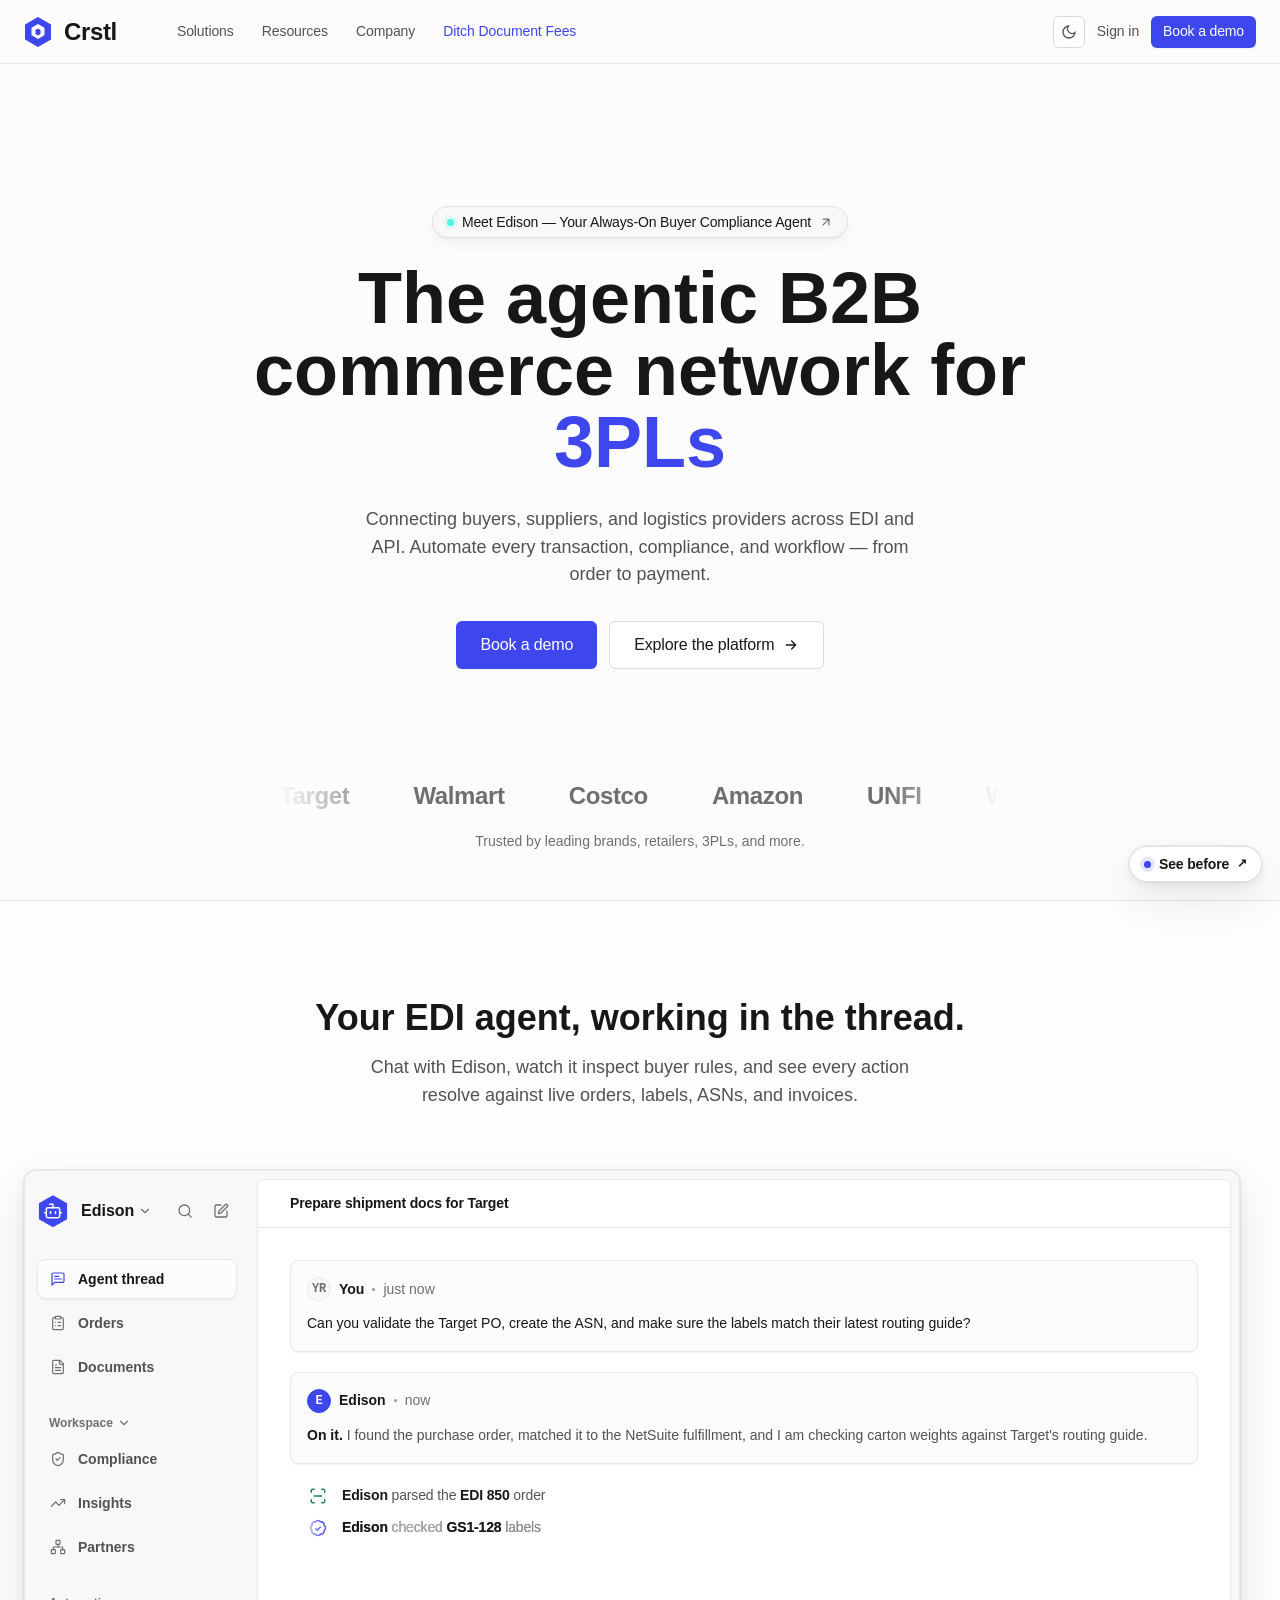
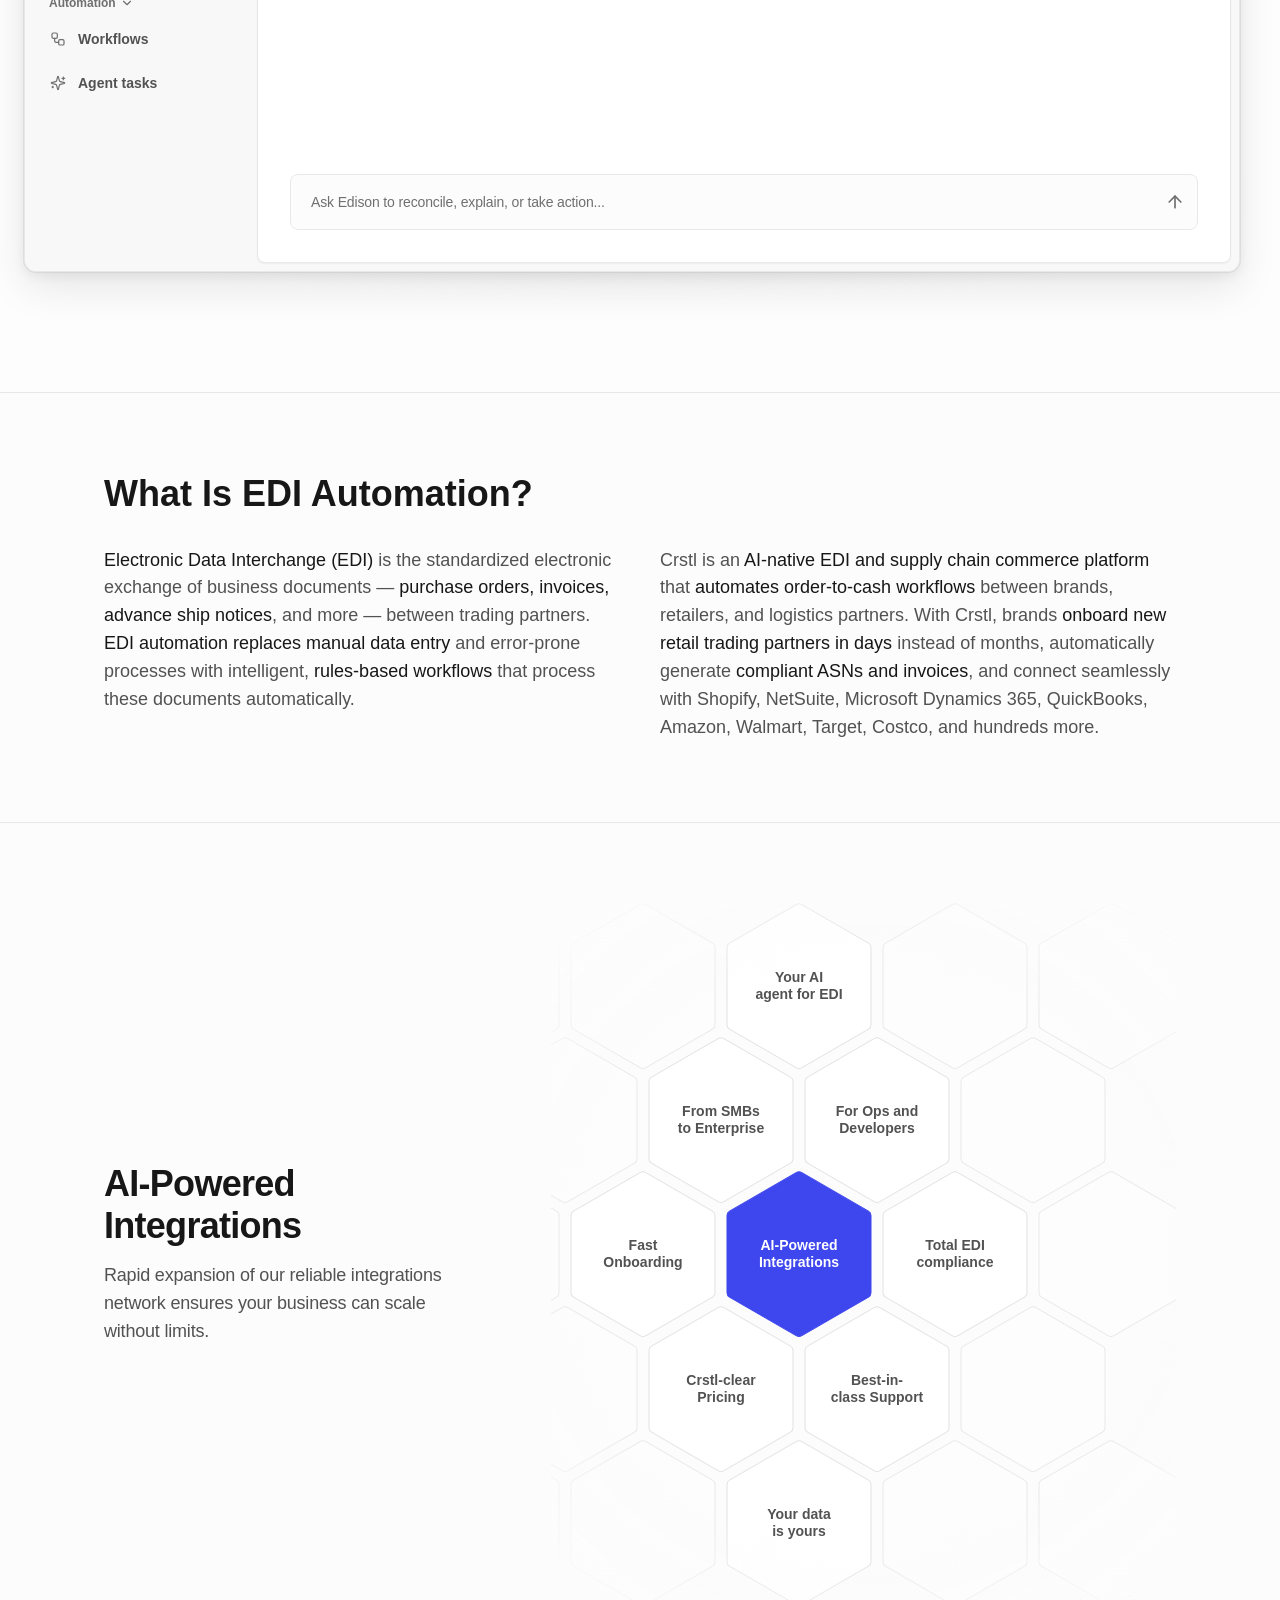
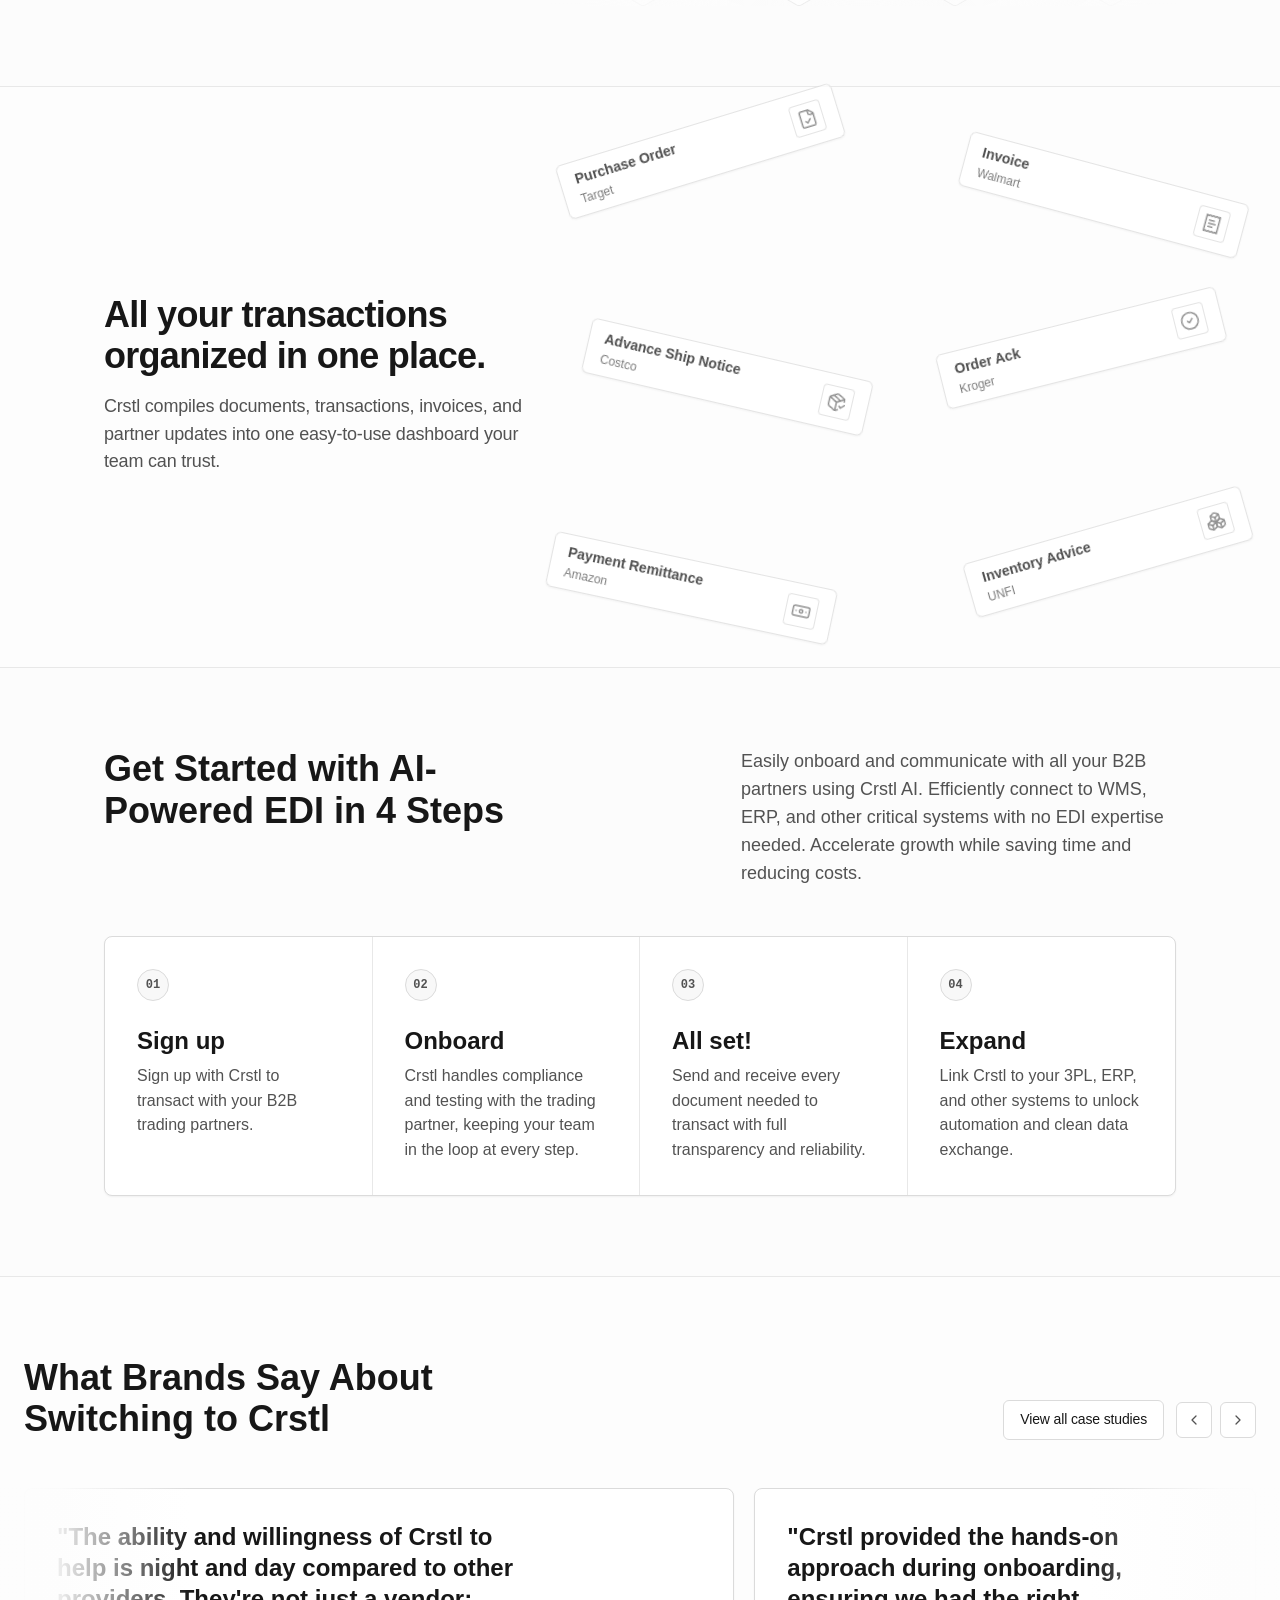
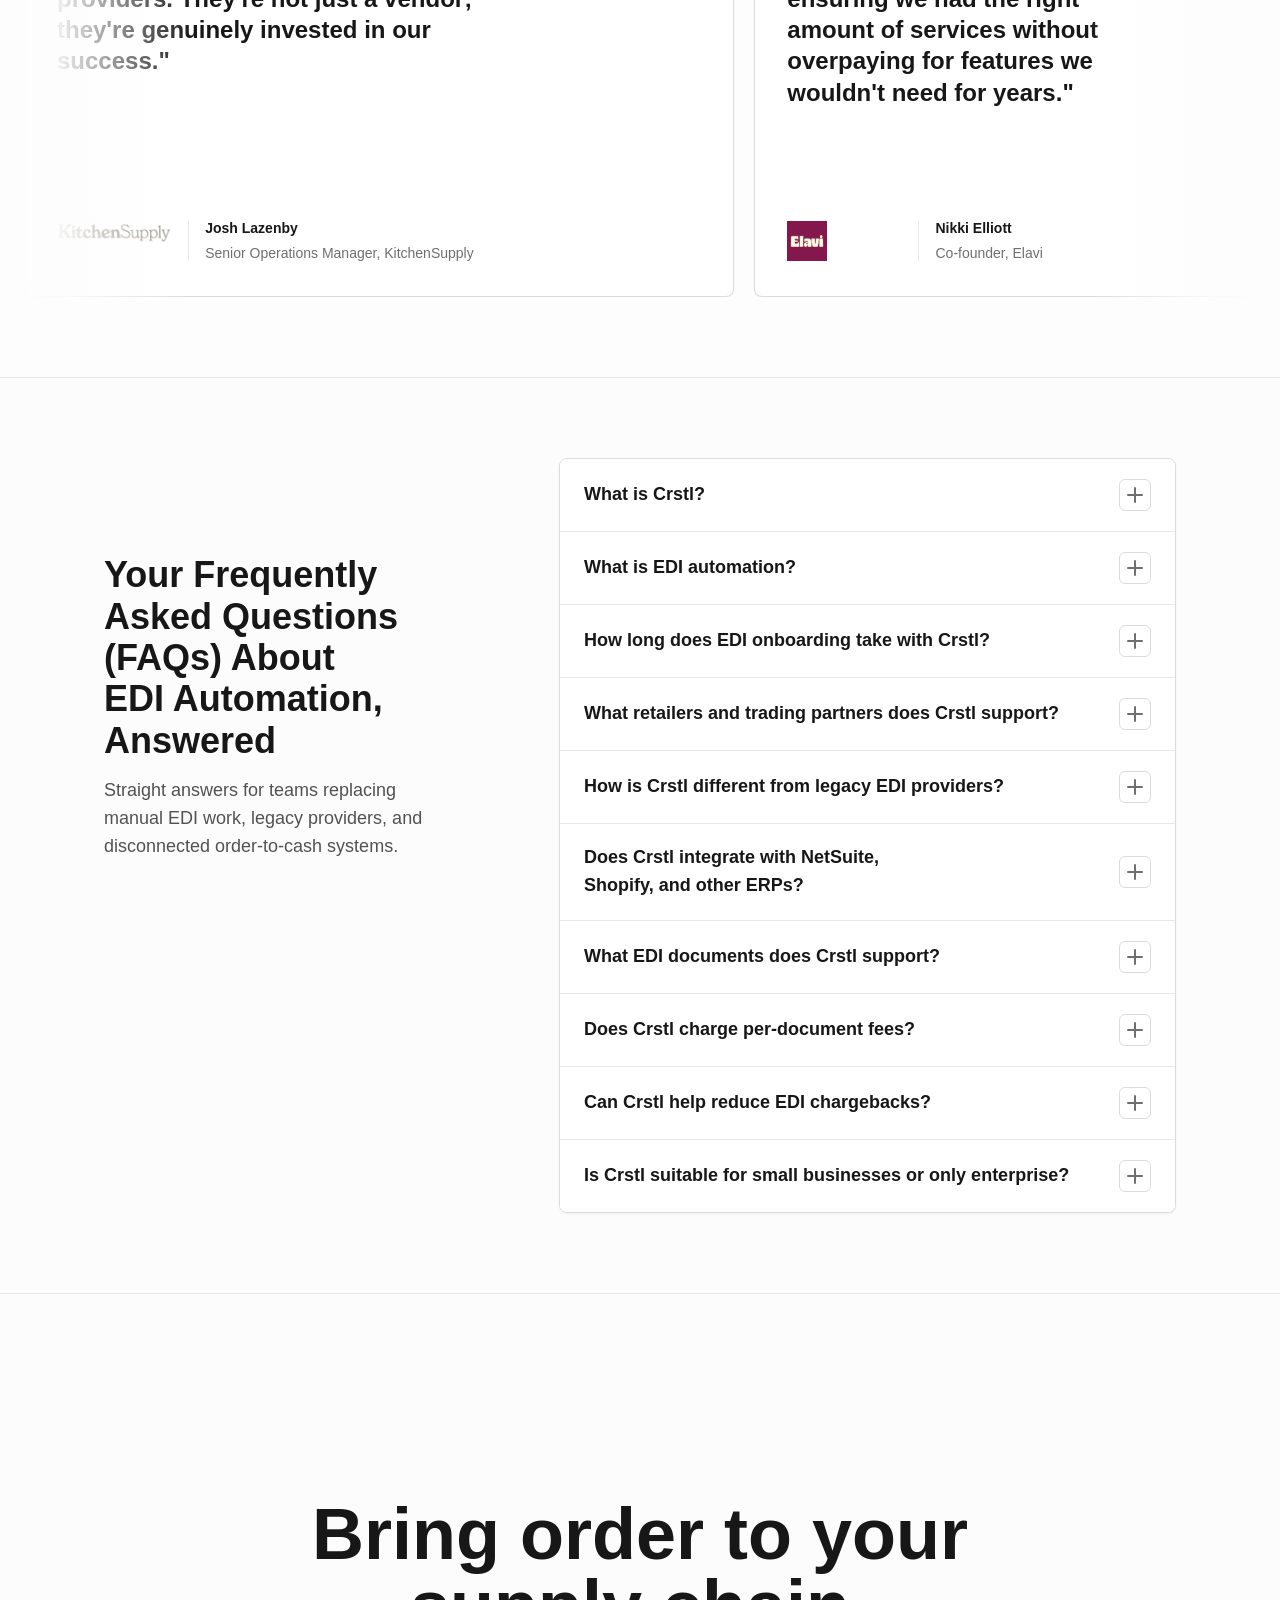
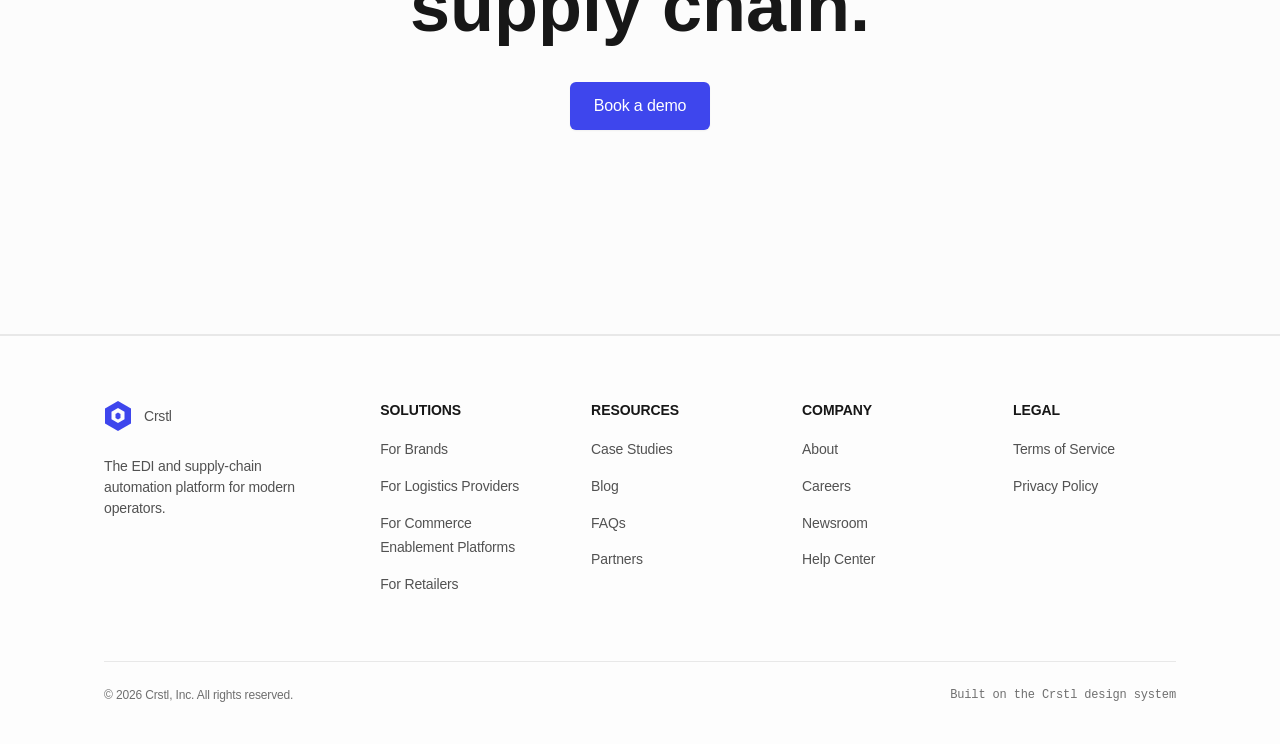
<file: index.html>
<!DOCTYPE html>
<html lang="en" data-theme="light">
<head>
  <meta charset="UTF-8" />
  <meta name="viewport" content="width=device-width, initial-scale=1.0" />
  <title>Crstl — EDI &amp; supply-chain automation</title>

  <!-- The one and only design-system stylesheet -->
  <link rel="stylesheet" href="crstl-design-system.css" />
  <script src="crstl-brand-toggle.js" defer></script>

  <style>
    /* ========================================================================
       HOMEPAGE — visual-system layer.
       Hexagons, squares/rectangles, edge-fade masks, sequenced box reveals.
       Everything below references the design-system tokens — no raw values
       except geometry the token set intentionally leaves to the page.
       Geometry is functional only: no decorative background grids, corner
       ticks, corner slash marks, ornamental line work, or standalone shape badges.
       ===================================================================== */

    :root {
      --home-section-head-width: calc(var(--space-20) + var(--space-20) + var(--space-20) + var(--space-20) + var(--space-20) + var(--space-20) + var(--space-20) + var(--space-20));
      --home-brand-mark-width: calc(var(--size-control-sm) - var(--space-1));
      --home-marquee-width: calc(var(--content-width) - var(--space-20) - var(--space-20) - var(--space-20) - var(--space-20) - var(--space-20));
      --home-hero-art-width: calc(var(--space-20) + var(--space-20) + var(--space-20) + var(--space-20) + var(--space-20) + var(--space-10));
      --home-hero-art-width-compact: calc(var(--space-20) + var(--space-20) + var(--space-20) + var(--space-20) + var(--space-20) + var(--space-5));
      --home-hex-gap: calc(var(--space-2) - var(--borderwidth-md));
      --home-hex-row-offset: calc(var(--size-control-sm) - var(--space-1));
      --home-honeycomb-gap: var(--space-3);
      --home-honeycomb-grid-width: calc(100% + var(--space-20) + var(--space-20));
      --home-honeycomb-cell-width: clamp(calc(var(--space-20) + var(--space-8)), 18vw, calc(var(--space-20) + var(--space-16)));
      --home-honeycomb-row-offset: calc(0px - var(--space-8));
      --home-honeycomb-field-shift: calc(var(--space-5) - var(--home-honeycomb-cell-width) - var(--home-honeycomb-gap));
      --home-hex-corner-radius: var(--radius-xs);
      --home-comb-proximity-range: calc(var(--home-honeycomb-cell-width) + var(--space-20));
      --home-stack-stage-height: clamp(
        calc(var(--space-20) + var(--space-20) + var(--space-20) + var(--space-20) + var(--space-20)),
        34vw,
        calc(var(--space-20) + var(--space-20) + var(--space-20) + var(--space-20) + var(--space-20) + var(--space-5))
      );
      --home-stack-row-offset: calc(var(--home-txn-height) + var(--space-4));
      --home-txn-width: clamp(
        calc(var(--space-20) + var(--space-20) + var(--space-8)),
        30vw,
        calc(var(--space-20) + var(--space-20) + var(--space-20) + var(--space-12))
      );
      --home-txn-height: var(--size-row);
      --home-testimonial-logo-size: var(--size-avatar-lg);
      --home-icon-mark-size: var(--size-control-lg);
      --home-icon-mark-height: calc(var(--size-control-lg) + var(--space-1));
      --home-card-hover-lift: calc(var(--space-1) * -1);
      --home-motion-pulse-duration: 2400ms;
      --home-motion-sonar-duration: 2000ms;
      --home-motion-marquee-duration: 60000ms;
      --home-motion-connector-fill: 500ms;
      --home-motion-rotator-hold: 3300ms;
      --home-motion-rotator-reset: 400ms;
      --home-motion-pipeline-step: 3200ms;
      --home-motion-pipeline-reset: 2200ms;
      --home-motion-agent-row: 360ms;
      --home-motion-agent-active: 1250ms;
      --home-motion-agent-reset: 520ms;
      --home-motion-agent-shimmer: 1900ms;
      --home-motion-stack-arrange: 620ms;
      --home-motion-stack-arrange-stagger: 90ms;
      --home-motion-txn-icon-race: 1100ms;
      --home-motion-txn-icon-complete: 720ms;
      --home-motion-txn-icon-stagger: 120ms;
      --home-motion-stack-follow: 80ms;
      --home-motion-reveal-stagger: 90ms;
      --edison-nav-width: calc(var(--space-20) + var(--space-20) + var(--space-16));
    }

    /* ---------- shared layout ---------- */
    .wrap {
      width: 100%;
      max-width: var(--content-width);
      margin-inline: auto;
      padding-inline: var(--page-padding-inline);
    }
    .wrap--xl { max-width: var(--content-width-xl); }

    section { position: relative; }
    .section-anchor {
      position: absolute;
      inset: 0 auto auto 0;
      width: 1px;
      height: 1px;
      pointer-events: none;
    }

    .section-head { max-width: var(--home-section-head-width); margin-bottom: var(--space-12); }
    .section-head h2 {
      font: var(--weight-bold) var(--title-3);
      letter-spacing: var(--tracking-title-3);
      color: hsl(var(--text-primary));
      margin: var(--space-4) 0 var(--space-4);
    }
    .section-head p {
      font: var(--text-lg);
      letter-spacing: var(--tracking-lg);
      color: hsl(var(--text-secondary));
      margin: 0;
    }
    .transactions-split {
      display: grid;
      grid-template-columns: repeat(var(--grid-columns), minmax(0, 1fr));
      column-gap: var(--space-12);
      row-gap: var(--space-10);
      align-items: center;
    }
    .transactions-split .section-head {
      grid-column: 1 / span 5;
      margin-bottom: 0;
    }
    .transactions-split .stack-stage {
      grid-column: 7 / span 6;
    }

    /* ---------- header / nav ---------- */
    .site-header {
      position: sticky; top: 0;
      z-index: var(--layer-header);
      height: var(--size-nav);
      display: flex; align-items: center;
      background: hsl(var(--bg-base) / 0.78);
      backdrop-filter: blur(var(--blur-md)) saturate(160%);
      -webkit-backdrop-filter: blur(var(--blur-md)) saturate(160%);
      border-bottom: var(--borderwidth-sm) solid hsl(var(--border-muted));
    }
    .site-header .wrap {
      display: flex; align-items: center; gap: var(--space-8);
    }
    .brand {
      display: inline-flex; align-items: center; gap: var(--space-3);
      font: var(--weight-bold) var(--title-1);
      letter-spacing: var(--tracking-title-1);
      color: hsl(var(--text-primary));
    }
    .brand:hover { color: hsl(var(--text-primary)); }
    .brand-mark { width: var(--home-brand-mark-width); height: var(--size-control-sm); display: block; }
    .nav-links {
      --nav-highlight-x: 0px;
      --nav-highlight-w: 0px;
      --nav-menu-x: 0px;
      --nav-menu-width: 680px;
      --nav-menu-height: 320px;
      position: relative;
      display: flex; align-items: center; gap: var(--space-1);
      margin-left: var(--space-4);
      min-height: var(--size-nav);
    }
    .nav-menu__list {
      position: relative;
      display: flex;
      align-items: center;
      gap: var(--space-1);
    }
    .nav-menu__highlight {
      position: absolute;
      z-index: 0;
      top: 50%;
      left: 0;
      width: var(--nav-highlight-w);
      height: var(--size-control-sm);
      border-radius: var(--radius-pill);
      background: hsl(var(--bg-hover));
      border: var(--borderwidth-sm) solid hsl(var(--border-muted));
      opacity: 0;
      transform: translate3d(var(--nav-highlight-x), -50%, 0);
      transition:
        opacity var(--speed-feedback) var(--ease-standard),
        transform var(--speed-transition) var(--ease-out),
        width var(--speed-transition) var(--ease-out);
    }
    .nav-links.is-open .nav-menu__highlight { opacity: 1; }
    .nav-link {
      position: relative;
      z-index: 1;
      display: inline-flex;
      align-items: center;
      justify-content: center;
      gap: var(--space-1);
      height: var(--size-control-sm);
      padding: 0 var(--space-3);
      border: 0;
      border-radius: var(--radius-pill);
      background: transparent;
      font: var(--weight-medium) var(--text-sm);
      letter-spacing: var(--tracking-sm);
      color: hsl(var(--text-secondary));
      cursor: pointer;
      transition: color var(--speed-feedback) var(--ease-standard);
    }
    .nav-link:hover,
    .nav-link.is-active { color: hsl(var(--text-primary)); }
    .nav-link--accent { color: hsl(var(--accent)); }
    .nav-link--accent:hover { color: hsl(var(--accent-hover)); }
    .nav-menu__dropdown {
      position: absolute;
      z-index: var(--layer-dropdown);
      top: calc(100% + var(--space-2));
      left: 0;
      width: var(--nav-menu-width);
      height: var(--nav-menu-height);
      opacity: 0;
      visibility: hidden;
      pointer-events: none;
      transform: translate3d(var(--nav-menu-x), calc(var(--space-2) * -1), 0);
      transition:
        opacity var(--speed-feedback) var(--ease-standard),
        visibility 0s linear var(--speed-feedback),
        transform var(--speed-transition) var(--ease-out),
        width var(--speed-transition) var(--ease-out),
        height var(--speed-transition) var(--ease-out);
    }
    .nav-links.is-open .nav-menu__dropdown {
      opacity: 1;
      visibility: visible;
      pointer-events: auto;
      transform: translate3d(var(--nav-menu-x), 0, 0);
      transition:
        opacity var(--speed-feedback) var(--ease-standard),
        visibility 0s linear 0s,
        transform var(--speed-transition) var(--ease-out),
        width var(--speed-transition) var(--ease-out),
        height var(--speed-transition) var(--ease-out);
    }
    .nav-menu__surface {
      position: relative;
      width: 100%;
      height: 100%;
      overflow: hidden;
      border-radius: var(--radius-xl);
      background:
        linear-gradient(180deg, hsl(var(--bg-overlay) / 0.96), hsl(var(--bg-overlay) / 0.92)),
        hsl(var(--bg-overlay));
      border: var(--borderwidth-sm) solid hsl(var(--border-muted));
      box-shadow: var(--shadow-float);
      backdrop-filter: blur(var(--blur-lg)) saturate(180%);
      -webkit-backdrop-filter: blur(var(--blur-lg)) saturate(180%);
    }
    .nav-menu__surface::before {
      content: "";
      position: absolute;
      inset: 0;
      pointer-events: none;
      border-radius: inherit;
      background: linear-gradient(135deg, hsl(var(--text-primary) / 0.09), transparent 38%);
      opacity: 0.8;
    }
    .nav-menu-panel {
      position: absolute;
      inset: 0;
      display: flex;
      flex-direction: column;
      min-width: 100%;
      opacity: 0;
      visibility: hidden;
      transform: translateY(var(--space-2));
      transition:
        opacity var(--speed-feedback) var(--ease-standard),
        visibility 0s linear var(--speed-feedback),
        transform var(--speed-transition) var(--ease-out);
    }
    .nav-menu-panel.is-active {
      opacity: 1;
      visibility: visible;
      transform: translateY(0);
      transition-delay: 40ms, 0s, 0s;
    }
    .nav-panel__body {
      display: grid;
      flex: 1 1 auto;
      gap: 0;
      padding: var(--space-5) var(--space-6);
    }
    .nav-panel__body--solutions { grid-template-columns: minmax(0, 1.45fr) minmax(0, 1fr); }
    .nav-panel__body--resources { grid-template-columns: repeat(2, minmax(0, 1fr)); }
    .nav-panel__body--company { grid-template-columns: minmax(0, 1fr); }
    .nav-panel__group {
      min-width: 0;
      padding-right: var(--space-5);
    }
    .nav-panel__group + .nav-panel__group {
      padding-right: 0;
      padding-left: var(--space-5);
      border-left: var(--borderwidth-sm) solid hsl(var(--border-muted));
    }
    .nav-panel__eyebrow {
      margin: 0 0 var(--space-3);
      font: var(--weight-semibold) var(--text-xs);
      letter-spacing: 0.06em;
      text-transform: uppercase;
      color: hsl(var(--text-tertiary));
    }
    .nav-panel__items {
      display: grid;
      gap: var(--space-1);
    }
    .nav-panel__items--two { grid-template-columns: repeat(2, minmax(0, 1fr)); }
    .nav-panel__item {
      display: block;
      min-width: 0;
      padding: var(--space-2) var(--space-3);
      border-radius: var(--radius-md);
      color: hsl(var(--text-secondary));
      transition:
        background-color var(--speed-feedback) var(--ease-standard),
        color var(--speed-feedback) var(--ease-standard),
        transform var(--speed-feedback) var(--ease-standard);
    }
    .nav-panel__item:hover {
      background: hsl(var(--bg-hover));
      color: hsl(var(--text-primary));
      transform: translateY(-1px);
    }
    .nav-panel__title {
      display: block;
      font: var(--weight-semibold) var(--text-sm);
      letter-spacing: var(--tracking-sm);
      color: hsl(var(--text-primary));
    }
    .nav-panel__description {
      display: block;
      margin-top: 2px;
      font: var(--text-xs);
      letter-spacing: var(--tracking-xs);
      line-height: 1.35;
      color: hsl(var(--text-tertiary));
    }
    .nav-panel__footer {
      position: relative;
      z-index: 1;
      display: flex;
      align-items: center;
      justify-content: space-between;
      gap: var(--space-4);
      min-height: var(--size-header);
      padding: var(--space-3) var(--space-6);
      border-top: var(--borderwidth-sm) solid hsl(var(--border-muted));
      background: hsl(var(--bg-canvas) / 0.55);
      font: var(--text-sm);
      letter-spacing: var(--tracking-sm);
      color: hsl(var(--text-tertiary));
    }
    .nav-panel__footer strong {
      font-weight: var(--weight-semibold);
      color: hsl(var(--text-primary));
    }
    .nav-panel__footer a {
      display: inline-flex;
      align-items: center;
      gap: var(--space-1);
      color: hsl(var(--accent));
      font-weight: var(--weight-medium);
      white-space: nowrap;
    }
    .nav-panel__footer a:hover { color: hsl(var(--accent-hover)); }
    .nav-right { margin-left: auto; display: flex; align-items: center; gap: var(--space-3); }
    .nav-ghost {
      font: var(--weight-medium) var(--text-sm);
      letter-spacing: var(--tracking-sm);
      color: hsl(var(--text-secondary));
    }
    .nav-ghost:hover { color: hsl(var(--text-primary)); }

    /* above-the-fold: hero + trust strip share the first screen */
    .first-screen {
      min-height: calc(100svh - var(--size-nav));
      display: flex;
      flex-direction: column;
    }

    /* ---------- hero ---------- */
    .hero {
      flex: 1 1 auto;
      display: flex;
      align-items: center;
      padding-block: var(--space-20) var(--space-8);
      overflow: hidden;
    }
    .hero .wrap--xl {
      width: 100%;
      max-width: calc(var(--space-20) * 12);
      display: flex;
      flex-direction: column;
      align-items: center;
      text-align: center;
    }
    .hero-edison-pill {
      margin-bottom: var(--space-6);
    }
    .hero-copy {
      display: flex;
      flex-direction: column;
      align-items: center;
      width: 100%;
      max-width: 100%;
      min-width: 0;
    }
    .hero h1 {
      font: var(--weight-bold) var(--title-5);
      letter-spacing: 0;
      color: hsl(var(--text-primary));
      margin: 0 0 var(--space-5);
      max-width: 100%;
    }
    .hero h1 .accent { color: hsl(var(--accent)); }
    .hero-title-line,
    .hero-title-rotator {
      display: block;
    }
    .hero-title-line {
      white-space: nowrap;
    }
    .hero-title-rotator {
      color: hsl(var(--accent));
      text-align: center;
    }
    .hero-title-rotator .rotator > span {
      color: inherit;
    }
    /* rotating segment sits on its own centered line */
    .hero h1 .for {
      font-family: var(--font-display);
      font-style: italic;
      font-weight: var(--weight-regular);
      color: hsl(var(--text-primary));
    }
    .rotator {
      display: inline-grid;          /* all words stacked in one cell */
      vertical-align: bottom;
      overflow: hidden;
      height: 1.1em;
      text-align: center;
      justify-items: center;
    }
    .rotator > span {
      grid-area: 1 / 1;              /* overlap every word */
      color: hsl(var(--text-primary));
      white-space: nowrap;
      /* base = "waiting below"; fade + slide-up driven by the feedback token */
      opacity: 0;
      transform: translateY(0.6em);
      transition: opacity var(--speed-transition) var(--ease-standard),
                  transform var(--speed-transition) var(--ease-standard);
    }
    .rotator > span.is-current { opacity: 1; transform: translateY(0); }
    .rotator > span.is-prev    { opacity: 0; transform: translateY(-0.6em); }
    @media (prefers-reduced-motion: reduce) {
      .rotator > span { transition: none; }
    }
    .hero-sub {
      font: var(--text-lg);
      letter-spacing: 0;
      color: hsl(var(--text-secondary));
      width: 100%;
      max-width: 58ch;
      margin: 0 0 var(--space-8);
    }
    .hero-cta {
      display: flex;
      align-items: center;
      justify-content: center;
      gap: var(--space-3);
      flex-wrap: wrap;
    }

    /* ---------- brand marquee strip — blends into the hero (no band lines) ---------- */
    .logo-strip {
      flex: none;
      background: transparent;          /* same surface as the hero */
      padding-block: var(--space-4) var(--space-12);
    }
    .logo-strip-lead {
      text-align: center;
      margin-block: var(--space-5) 0;   /* shorthand was zeroing margin-inline: auto from .wrap */
      font: var(--text-sm);
      letter-spacing: 0;
      color: hsl(var(--text-tertiary));
    }
    /* narrower carousel, centered, edges faded out (edge-fade masks) */
    .marquee {
      position: relative;
      width: 100%;
      max-width: var(--home-marquee-width);
      margin-inline: auto;
      overflow: hidden;                 /* clip the track to the narrow box → centers */
      -webkit-mask-image: linear-gradient(90deg, transparent 0%, #000 16%, #000 84%, transparent 100%);
              mask-image: linear-gradient(90deg, transparent 0%, #000 16%, #000 84%, transparent 100%);
      -webkit-mask-repeat: no-repeat;
              mask-repeat: no-repeat;
    }
    .marquee-track {
      display: flex;
      align-items: center;
      width: max-content;
      animation: marquee var(--home-motion-marquee-duration) linear infinite;  /* slow drift */
    }
    .marquee:hover .marquee-track { animation-play-state: paused; }
    @keyframes marquee { to { transform: translateX(-50%); } }
    .brand-logo {
      flex: none;
      margin-right: var(--space-16);   /* margin, not gap → seamless -50% loop */
      font: var(--weight-semibold) var(--title-1);
      letter-spacing: var(--tracking-title-1);
      font-family: var(--font-display);
      color: hsl(var(--text-tertiary));
      white-space: nowrap;
      user-select: none;
      transition: color var(--speed-feedback) var(--ease-standard);
    }
    .brand-logo:hover { color: hsl(var(--text-primary)); }

    /* hero hexagon honeycomb visual */
    .hero-art {
      position: relative;
      aspect-ratio: 1 / 1;
      max-width: var(--home-hero-art-width);
      max-height: 56vh;
      margin-inline: auto;
      justify-self: end;
      -webkit-mask-image: radial-gradient(120% 120% at 60% 40%, #000 55%, transparent 88%);
              mask-image: radial-gradient(120% 120% at 60% 40%, #000 55%, transparent 88%);
    }
    .hex-grid {
      position: absolute; inset: 0;
      display: grid;
      grid-template-columns: repeat(5, 1fr);
      gap: var(--home-hex-gap);
    }
    .hex-grid .row-offset { transform: translateY(var(--home-hex-row-offset)); }
    .hexcell {
      position: relative;
      width: 100%;
      aspect-ratio: 1 / 1.1547;            /* pointy-top hexagon ratio */
      clip-path: polygon(50% 0%, 100% 25%, 100% 75%, 50% 100%, 0% 75%, 0% 25%);
      background: hsl(var(--border-muted));
      display: grid; place-items: center;
      box-shadow: var(--shadow-sm);
      transition: var(--transition-interactive);
    }
    /* clip-path eats borders; re-draw an inner fill so a hairline shows */
    .hexcell::before {
      content: "";
      position: absolute; inset: var(--border-hairline);
      clip-path: polygon(50% 0%, 100% 25%, 100% 75%, 50% 100%, 0% 75%, 0% 25%);
      background: hsl(var(--bg-surface));
    }
    .hexcell .glyph { position: relative; z-index: 1; }
    .hexcell .glyph {
      font: var(--weight-bold) var(--text-sm);
      color: hsl(var(--text-tertiary));
    }
    .hexcell.is-live::before { background: hsl(var(--accent)); }
    .hexcell.is-live .glyph { color: hsl(var(--text-on-accent)); }
    .hexcell.is-aqua::before { background: hsl(var(--aqua) / 0.16); }
    .hexcell.is-aqua .glyph { color: hsl(var(--cat-teal)); }

    /* ---------- band / boxed sections ---------- */
    .band { border-top: var(--borderwidth-sm) solid hsl(var(--border-muted)); }
    .band--muted { background: hsl(var(--bg-subtle)); }
    .pad { padding-block: var(--space-20); }

    /* metric strip — delineated boxes */
    .metrics {
      display: grid;
      grid-template-columns: repeat(4, 1fr);
      border: var(--borderwidth-sm) solid hsl(var(--border-default));
      border-radius: var(--radius-lg);
      overflow: hidden;
      background: hsl(var(--bg-surface));
    }
    .metric {
      padding: var(--space-8);
      border-right: var(--borderwidth-sm) solid hsl(var(--border-muted));
    }
    .metric:last-child { border-right: none; }
    .metric .num {
      font: var(--weight-bold) var(--title-3);
      letter-spacing: var(--tracking-title-3);
      color: hsl(var(--text-primary));
    }
    .metric .num .mono { font-family: var(--font-mono); }
    .metric .label {
      margin-top: var(--space-2);
      font: var(--text-sm); color: hsl(var(--text-secondary));
    }

    .edison-section {
      overflow: hidden;
    }
    .edison-section .wrap--xl {
      display: grid;
      gap: var(--space-10);
    }
    .edison-copy {
      width: 100%;
      max-width: calc(var(--space-20) * 9);
      margin-inline: auto;
      text-align: center;
    }
    .edison-copy h2 {
      font: var(--weight-bold) var(--title-3);
      letter-spacing: 0;
      color: hsl(var(--text-primary));
      margin: var(--space-4) 0;
    }
    .edison-copy p {
      max-width: 58ch;
      margin: 0 auto;
      font: var(--text-lg);
      letter-spacing: 0;
      color: hsl(var(--text-secondary));
    }

    .edi-automation-section {
      overflow: hidden;
      background: hsl(var(--bg-base));
    }
    .edi-automation-layout {
      position: relative;
      display: grid;
      grid-template-columns: repeat(var(--grid-columns), minmax(0, 1fr));
      column-gap: var(--space-10);
      row-gap: var(--space-8);
      align-items: start;
    }
    .edi-automation-title {
      grid-column: 1 / span 6;
      grid-row: 1;
      margin: 0;
      min-width: 0;
      color: hsl(var(--text-primary));
      font: var(--weight-bold) var(--title-3);
      letter-spacing: 0;
      text-wrap: balance;
    }
    .edi-automation-lead,
    .edi-automation-detail {
      grid-row: 2;
      margin: 0;
      min-width: 0;
      color: hsl(var(--text-secondary));
      font: var(--text-lg);
      letter-spacing: 0;
      text-wrap: pretty;
    }
    .edi-automation-lead {
      grid-column: 1 / span 6;
    }
    .edi-automation-detail {
      grid-column: 7 / span 6;
    }
    .edi-automation-emphasis {
      color: hsl(var(--text-primary));
      font-weight: inherit;
    }

    /* ---------- INTERACTIVE HEXAGON FEATURE SECTION ---------- */
    .feature-split {
      display: grid;
      grid-template-columns: 0.9fr 1.1fr;
      gap: var(--space-16);
      align-items: center;
    }
    .feature-split--network {
      grid-template-columns: minmax(0, 0.78fr) minmax(0, 1.22fr);
      gap: var(--space-12);
    }
    .feature-copy h2 {
      font: var(--weight-bold) var(--title-3);
      letter-spacing: var(--tracking-title-3);
      color: hsl(var(--text-primary));
      margin: var(--space-4) 0;
      min-height: 2.4em;
    }
    .feature-copy > p {
      font: var(--text-lg); letter-spacing: var(--tracking-lg);
      color: hsl(var(--text-secondary));
      margin: 0 0 var(--space-6); min-height: 4.6em;
    }
    .feature-copy--section {
      max-width: calc(var(--space-20) + var(--space-20) + var(--space-20) + var(--space-20) + var(--space-16));
    }
    .feature-copy--section h2 {
      min-height: auto;
      margin: 0 0 var(--space-4);
    }
    .feature-copy--section > p {
      min-height: auto;
      max-width: 36ch;
      margin: 0;
    }
    .feature-tag {
      display: inline-flex; align-items: center; gap: var(--space-2);
      font: var(--weight-medium) var(--text-xs);
      font-family: var(--font-mono);
      color: hsl(var(--token-keyword));
      padding: var(--space-1) var(--space-2);
      border: var(--borderwidth-sm) solid hsl(var(--border-muted));
      border-radius: var(--radius-xs);
      background: hsl(var(--accent-tint));
    }

    /* the honeycomb that fades at the edge */
    .honeycomb-frame {
      position: relative;
      display: grid;
      justify-items: center;
      width: 100%;
      overflow: hidden;
      isolation: isolate;
    }
    .honeycomb-frame::after {
      content: "";
      position: absolute;
      inset: 0;
      z-index: 2;
      pointer-events: none;
      background: var(--fade-soft-radial-overlay);
    }
    .honeycomb {
      position: relative;
      z-index: 1;
      width: var(--home-honeycomb-grid-width);
      display: grid;
      justify-items: center;
      transform: translateX(var(--home-honeycomb-field-shift));
    }
    .honeycomb-row {
      display: flex;
      justify-content: center;
      gap: var(--home-honeycomb-gap);
      width: 100%;
    }
    .honeycomb-row + .honeycomb-row {
      margin-top: var(--home-honeycomb-row-offset);
    }
    .comb {
      position: relative;
      flex: 0 0 var(--home-honeycomb-cell-width);
      width: var(--home-honeycomb-cell-width);
      aspect-ratio: 1 / 1.1547;
      border-radius: var(--home-hex-corner-radius);
      background: transparent;
      display: grid; place-items: center;
      cursor: pointer; border: none; padding: 0;
      transform: scale(var(--comb-scale, 1));
      transform-origin: center;
      will-change: transform;
      transition: filter var(--speed-transition) var(--ease-out);
    }
    .comb-shape {
      position: absolute;
      inset: 0;
      width: 100%;
      height: 100%;
      overflow: visible;
      pointer-events: none;
    }
    .comb-shape path {
      fill: hsl(var(--bg-surface));
      stroke: hsl(var(--border-secondary));
      stroke-width: var(--borderwidth-sm);
      transition: fill var(--speed-feedback) var(--ease-standard),
                  stroke var(--speed-feedback) var(--ease-standard);
    }
    .comb .label {
      position: relative; z-index: 1;
      width: 70%;
      font: var(--weight-semibold) var(--text-sm);
      line-height: 1.22;
      letter-spacing: 0;
      text-align: center;
      text-wrap: balance;
      overflow-wrap: break-word;
      color: hsl(var(--text-secondary));
      transition: color var(--speed-feedback) var(--ease-standard);
    }
    .comb--ghost.is-near { z-index: 1; }
    .comb:not(.comb--ghost):is(.is-near, :hover, :focus-visible, .is-active) { z-index: 2; }
    .comb:hover,
    .comb:focus-visible { filter: drop-shadow(var(--shadow-md)); }
    .comb--ghost {
      pointer-events: none;
    }
    .comb--ghost .comb-shape path {
      fill: hsl(var(--bg-surface) / 0.32);
      stroke: hsl(var(--border-secondary) / 0.76);
    }
    .comb.is-active .comb-shape path {
      fill: hsl(var(--accent));
      stroke: hsl(var(--accent));
    }
    .comb.is-active .label { color: hsl(var(--text-on-accent)); }
    .comb:focus-visible { outline: var(--focus-ring-width) solid hsl(var(--focus-ring)); outline-offset: var(--focus-ring-offset); }

    /* ---------- SCATTERED → STACK (trigger choreography) ---------- */
    .stack-stage {
      position: relative;
      isolation: isolate;
      height: var(--home-stack-stage-height);
      border: none;
      border-radius: 0;
      background: transparent;
      overflow: visible;
    }
    .stack-stage.is-arranging {
      --home-motion-stack-follow: var(--home-motion-stack-arrange);
    }
    .stack-stage.is-arranging .txn {
      transition-delay: var(--txn-arrange-delay);
    }
    .txn {
      --txn-border-color: hsl(var(--border-default));
      --txn-arrange-delay: 0ms;
      --txn-x: 0px;
      --txn-y: 0px;
      --txn-rot: 0deg;
      --txn-lift: 0px;
      --txn-scale: 1;
      --txn-shadow: var(--shadow-sm);
      position: absolute;
      left: 0;
      top: 0;
      z-index: 2;
      isolation: isolate;
      width: var(--home-txn-width);
      min-height: var(--home-txn-height);
      display: grid;
      grid-template-columns: minmax(0, 1fr) var(--size-control-sm);
      gap: var(--space-3);
      align-items: center;
      padding: var(--space-2) var(--space-4);
      border: none;
      border-radius: var(--radius-md);
      background: hsl(var(--bg-surface));
      box-shadow:
        inset 0 0 0 var(--borderwidth-sm) var(--txn-border-color),
        var(--txn-shadow);
      font: var(--text-sm);
      color: hsl(var(--text-secondary));
      transform: translate3d(var(--txn-x), calc(var(--txn-y) - var(--txn-lift)), 0) rotate(var(--txn-rot)) scale(var(--txn-scale));
      transition:
        transform var(--home-motion-stack-follow) var(--ease-standard),
        opacity var(--home-motion-stack-follow) var(--ease-standard),
        box-shadow var(--home-motion-stack-follow) var(--ease-standard);
      transition-delay: 0ms;
      will-change: transform;
    }
    .txn-icon-frame {
      position: relative;
      z-index: 2;
      display: grid;
      place-items: center;
      width: var(--size-control-sm);
      height: var(--size-control-sm);
      border-radius: var(--radius-sm);
      background: hsl(var(--bg-surface));
      box-shadow: inset 0 0 0 var(--borderwidth-sm) hsl(var(--border-default));
      color: hsl(var(--text-tertiary));
      overflow: hidden;
    }
    .txn-icon {
      position: relative;
      z-index: 2;
      width: calc(var(--space-4) + var(--space-1));
      height: calc(var(--space-4) + var(--space-1));
      fill: none;
      stroke: currentColor;
      stroke-width: 1.8;
      stroke-linecap: round;
      stroke-linejoin: round;
      transition: color var(--speed-feedback) var(--ease-standard);
    }
    .txn-icon-trace {
      position: absolute;
      inset: 0;
      z-index: 1;
      width: 100%;
      height: 100%;
      pointer-events: none;
    }
    .txn-icon-trace-rect {
      fill: none;
      opacity: 0;
      stroke: hsl(var(--accent));
      stroke-width: var(--borderwidth-sm);
      stroke-linecap: round;
      stroke-linejoin: round;
      stroke-dasharray: 0.44 0.56;
      stroke-dashoffset: 1;
      filter: drop-shadow(0 0 3px hsl(var(--accent) / 0.24));
      vector-effect: non-scaling-stroke;
    }
    .txn:is(.is-scanning, .is-complete) .txn-icon-frame {
      box-shadow: none;
      color: hsl(var(--accent));
    }
    .txn.is-scanning .txn-icon-trace-rect {
      opacity: 0.9;
      animation: txnIconTraceRace var(--home-motion-txn-icon-race) linear 2;
    }
    .txn.is-complete .txn-icon-trace-rect {
      opacity: 0.96;
      animation: txnIconTraceComplete var(--home-motion-txn-icon-complete) var(--ease-out) forwards;
    }
    @keyframes txnIconTraceRace {
      from { stroke-dashoffset: 1; }
      to { stroke-dashoffset: -1; }
    }
    @keyframes txnIconTraceComplete {
      0% {
        stroke: hsl(var(--accent));
        stroke-dasharray: 0.44 0.56;
        stroke-dashoffset: 1;
        filter: drop-shadow(0 0 3px hsl(var(--accent) / 0.22));
      }
      100% {
        stroke: hsl(var(--accent));
        stroke-dasharray: 1 0;
        stroke-dashoffset: 0;
        filter: drop-shadow(0 0 3px hsl(var(--accent) / 0.2));
      }
    }
    .txn-main {
      position: relative;
      z-index: 2;
      display: grid;
      gap: 1px;
      min-width: 0;
    }
    .txn-type {
      min-width: 0;
      color: hsl(var(--text-primary));
      font: var(--weight-semibold) var(--text-sm);
      letter-spacing: 0;
      white-space: nowrap;
      overflow: hidden;
      text-overflow: ellipsis;
    }
    .txn-partner {
      color: hsl(var(--text-secondary));
      font: var(--text-xs);
      letter-spacing: 0;
      white-space: nowrap;
      overflow: hidden;
      text-overflow: ellipsis;
    }

    /* ---------- workflow steps ---------- */
    .workflow-head {
      display: grid;
      grid-template-columns: repeat(var(--grid-columns), minmax(0, 1fr));
      column-gap: var(--space-5);
      row-gap: var(--space-6);
      align-items: start;
      margin-bottom: var(--space-12);
    }
    .workflow-title {
      grid-column: 1 / span 6;
      margin: 0;
      font: var(--weight-bold) var(--title-3);
      letter-spacing: 0;
      color: hsl(var(--text-primary));
      text-wrap: balance;
    }
    .workflow-copy {
      grid-column: 8 / span 5;
      margin: 0;
      font: var(--text-lg);
      letter-spacing: 0;
      color: hsl(var(--text-secondary));
    }
    .workflow-steps {
      display: grid;
      grid-template-columns: repeat(4, minmax(0, 1fr));
      overflow: hidden;
      background: hsl(var(--bg-surface));
      border: var(--borderwidth-sm) solid hsl(var(--border-default));
      border-radius: var(--radius-lg);
      box-shadow: var(--shadow-sm);
    }
    .workflow-step {
      min-width: 0;
      min-height: calc(var(--space-20) + var(--space-16));
      padding: var(--space-8);
      border-right: var(--borderwidth-sm) solid hsl(var(--border-muted));
    }
    .workflow-step:last-child { border-right: none; }
    .workflow-step-number {
      display: inline-grid;
      place-items: center;
      width: var(--size-control-sm);
      height: var(--size-control-sm);
      margin-bottom: var(--space-6);
      border: var(--borderwidth-sm) solid hsl(var(--border-default));
      border-radius: var(--radius-pill);
      background: hsl(var(--bg-muted));
      color: hsl(var(--text-secondary));
      font: var(--weight-semibold) var(--text-xs);
      font-family: var(--font-mono);
      letter-spacing: 0;
    }
    .workflow-step h3 {
      margin: 0 0 var(--space-2);
      font: var(--weight-semibold) var(--title-1);
      letter-spacing: 0;
      color: hsl(var(--text-primary));
    }
    .workflow-step p {
      margin: 0;
      font: var(--text-base);
      letter-spacing: 0;
      color: hsl(var(--text-secondary));
    }

    /* ---------- testimonial carousel ---------- */
    .testimonials {
      overflow: hidden;
    }
    .testimonials-head {
      display: grid;
      grid-template-columns: repeat(var(--grid-columns), minmax(0, 1fr));
      column-gap: var(--space-5);
      row-gap: var(--space-6);
      align-items: end;
      margin-bottom: var(--space-12);
    }
    .testimonials-title-group {
      grid-column: 1 / span 7;
    }
    .testimonials h2 {
      max-width: calc(var(--space-20) * 6);
      margin: 0;
      color: hsl(var(--text-primary));
      font: var(--weight-bold) var(--title-3);
      letter-spacing: 0;
      text-wrap: balance;
    }
    .testimonials-actions {
      grid-column: 9 / span 4;
      justify-self: end;
      display: flex;
      align-items: center;
      gap: var(--space-3);
    }
    .testimonial-controls {
      display: flex;
      align-items: center;
      gap: var(--space-2);
    }
    .testimonial-arrow {
      display: grid;
      place-items: center;
      width: var(--size-control-md);
      height: var(--size-control-md);
      border: var(--borderwidth-sm) solid hsl(var(--border-default));
      border-radius: var(--radius-md);
      background: hsl(var(--bg-surface));
      color: hsl(var(--text-secondary));
      cursor: pointer;
      transition: var(--transition-interactive);
    }
    .testimonial-arrow:hover {
      background: hsl(var(--bg-hover));
      color: hsl(var(--text-primary));
      border-color: hsl(var(--border-strong));
    }
    .testimonial-arrow:active { transform: scale(0.98); }
    .testimonial-arrow:focus-visible {
      outline: var(--focus-ring-width) solid hsl(var(--focus-ring));
      outline-offset: var(--focus-ring-offset);
      box-shadow: 0 0 0 var(--focus-ring-offset) hsl(var(--bg-base));
    }
    .testimonial-arrow svg {
      width: var(--size-icon-sm);
      height: var(--size-icon-sm);
    }
    .testimonial-frame {
      --testimonial-rail-padding: max(var(--page-padding-inline), calc((100vw - var(--content-width-xl)) / 2 + var(--page-padding-inline)));
      --testimonial-grid-width: min(calc(100vw - (var(--testimonial-rail-padding) * 2)), calc(var(--content-width-xl) - (var(--page-padding-inline) * 2)));
      --testimonial-grid-gap: var(--space-5);
      position: relative;
      isolation: isolate;
    }
    .testimonial-frame::before,
    .testimonial-frame::after {
      content: "";
      position: absolute;
      z-index: 3;
      top: 0;
      bottom: 0;
      width: min(18vw, calc(var(--space-20) * 2.4));
      pointer-events: none;
    }
    .testimonial-frame::before {
      left: 0;
      background: linear-gradient(90deg, hsl(var(--bg-subtle)) 0%, hsl(var(--bg-subtle) / 0.92) 32%, hsl(var(--bg-subtle) / 0) 100%);
    }
    .testimonial-frame::after {
      right: 0;
      background: linear-gradient(270deg, hsl(var(--bg-subtle)) 0%, hsl(var(--bg-subtle) / 0.92) 32%, hsl(var(--bg-subtle) / 0) 100%);
    }
    .testimonial-viewport {
      position: relative;
      z-index: 1;
      width: 100%;
      overflow-x: auto;
      overflow-y: hidden;
      scroll-snap-type: x mandatory;
      scroll-behavior: smooth;
      scroll-padding-inline: var(--testimonial-rail-padding);
      scrollbar-width: none;
    }
    .testimonial-viewport::-webkit-scrollbar { display: none; }
    .testimonial-track {
      position: relative;
      z-index: 1;
      display: grid;
      grid-auto-flow: column;
      grid-auto-columns: calc((var(--testimonial-grid-width) - (var(--testimonial-grid-gap) * 11)) / 12);
      align-items: stretch;
      gap: var(--testimonial-grid-gap);
      width: max-content;
      padding-inline: var(--testimonial-rail-padding);
    }
    .testimonial-card {
      position: relative;
      display: flex;
      min-width: 0;
      min-height: calc(var(--space-20) * 4.8);
      flex-direction: column;
      overflow: hidden;
      background: hsl(var(--bg-surface));
      border: var(--borderwidth-sm) solid hsl(var(--border-default));
      border-radius: var(--radius-lg);
      box-shadow: var(--shadow-sm);
      color: hsl(var(--text-primary));
      transition: var(--transition-interactive);
      scroll-snap-align: start;
    }
    .testimonial-card--xl { grid-column: span 8; }
    .testimonial-card--lg { grid-column: span 7; }
    .testimonial-card--md { grid-column: span 5; }
    .testimonial-card--sm { grid-column: span 4; }
    .testimonial-card:hover {
      border-color: hsl(var(--border-strong));
    }
    .testimonial-card:focus-visible {
      outline: var(--focus-ring-width) solid hsl(var(--focus-ring));
      outline-offset: var(--focus-ring-offset);
      box-shadow:
        0 0 0 var(--focus-ring-offset) hsl(var(--bg-base)),
        var(--shadow-md);
    }
    .testimonial-company-logo {
      position: relative;
      z-index: 1;
      display: block;
      width: clamp(var(--home-testimonial-logo-size), 9vw, calc(var(--space-20) + var(--space-10)));
      height: var(--home-testimonial-logo-size);
      flex: none;
    }
    .testimonial-company-logo img {
      max-width: 100%;
      max-height: 100%;
      object-fit: contain;
      object-position: left center;
      display: block;
    }
    .testimonial-body {
      position: relative;
      z-index: 1;
      display: flex;
      flex: 1;
      flex-direction: column;
      padding: var(--space-8);
    }
    .testimonial-quote {
      margin: 0;
      color: hsl(var(--text-primary));
      font: var(--weight-semibold) var(--title-1);
      letter-spacing: 0;
      max-width: 24ch;
    }
    .testimonial-card--xl .testimonial-quote { max-width: 44ch; }
    .testimonial-card--lg .testimonial-quote { max-width: 36ch; }
    .testimonial-card--md .testimonial-quote { max-width: 28ch; }
    .testimonial-card--sm .testimonial-quote { max-width: 22ch; }
    .testimonial-byline {
      display: flex;
      align-items: center;
      gap: var(--space-4);
      margin-top: auto;
      padding-top: var(--space-12);
    }
    .testimonial-byline-divider {
      width: var(--borderwidth-sm);
      height: var(--size-avatar-lg);
      background: hsl(var(--border-muted));
      flex: none;
    }
    .testimonial-name {
      color: hsl(var(--text-primary));
      font: var(--weight-semibold) var(--text-sm);
      letter-spacing: 0;
    }
    .testimonial-role {
      margin-top: var(--space-1);
      color: hsl(var(--text-tertiary));
      font: var(--text-sm);
      letter-spacing: 0;
    }
    @media (prefers-reduced-motion: reduce) {
      .txn.is-scanning .txn-icon-trace-rect,
      .txn.is-complete .txn-icon-trace-rect {
        animation: none;
      }
      .txn.is-complete .txn-icon-trace-rect {
        opacity: 0.96;
        stroke-dasharray: 1 0;
        stroke-dashoffset: 0;
      }
      .testimonial-viewport {
        scroll-behavior: auto;
      }
    }

    /* ---------- sequenced box reveals ---------- */
    .reveal {
      opacity: 0; transform: translateY(var(--space-4)) scale(0.985);
      transition: opacity var(--speed-transition) var(--ease-standard), transform var(--speed-transition) var(--ease-standard);
    }
    .reveal.in { opacity: 1; transform: none; }

    /* ---------- feature cards (delineating boxes) ---------- */
    .card-grid {
      display: grid;
      grid-template-columns: repeat(3, 1fr);
      gap: var(--space-5);
    }
    .feature-card {
      padding: var(--space-8);
      background: hsl(var(--bg-surface));
      border: var(--borderwidth-sm) solid hsl(var(--border-default));
      border-radius: var(--radius-lg);
      box-shadow: var(--shadow-sm);
      transition: var(--transition-interactive);
    }
    .feature-card:hover {
      border-color: hsl(var(--border-strong));
      box-shadow: var(--shadow-md);
      transform: translateY(var(--home-card-hover-lift));
    }
    .feature-card .hexmark { width: var(--home-icon-mark-size); height: var(--home-icon-mark-height); margin-bottom: var(--space-5); }
    .feature-card h3 {
      font: var(--weight-semibold) var(--title-1);
      letter-spacing: var(--tracking-title-1);
      color: hsl(var(--text-primary));
      margin: 0 0 var(--space-2);
    }
    .feature-card p { margin: 0; font: var(--text-base); color: hsl(var(--text-secondary)); }

    /* ---------- FAQ ---------- */
    .faq-section {
      overflow: hidden;
      background: hsl(var(--bg-base));
    }
    .faq-layout {
      display: grid;
      grid-template-columns: repeat(var(--grid-columns), minmax(0, 1fr));
      column-gap: var(--space-5);
      row-gap: var(--space-10);
      align-items: start;
    }
    .faq-copy {
      grid-column: 1 / span 4;
      position: sticky;
      top: calc(var(--size-nav) + var(--space-8));
    }
    .faq-copy h2 {
      margin: 0;
      color: hsl(var(--text-primary));
      font: var(--weight-bold) var(--title-3);
      letter-spacing: 0;
      text-wrap: balance;
    }
    .faq-copy p {
      max-width: 36ch;
      margin: var(--space-4) 0 0;
      color: hsl(var(--text-secondary));
      font: var(--text-lg);
      letter-spacing: 0;
    }
    .faq-list {
      grid-column: 6 / span 7;
      overflow: hidden;
      background: hsl(var(--bg-surface));
      border: var(--borderwidth-sm) solid hsl(var(--border-default));
      border-radius: var(--radius-lg);
      box-shadow: var(--shadow-sm);
    }
    .faq-item {
      border-bottom: var(--borderwidth-sm) solid hsl(var(--border-muted));
      background: hsl(var(--bg-surface));
      transition:
        background-color var(--speed-feedback) var(--ease-standard),
        border-color var(--speed-feedback) var(--ease-standard);
    }
    .faq-item:last-child { border-bottom: none; }
    .faq-item[open] { background: hsl(var(--bg-raised)); }
    .faq-question {
      display: grid;
      grid-template-columns: minmax(0, 1fr) var(--size-control-sm);
      align-items: center;
      gap: var(--space-5);
      min-height: var(--size-row-lg);
      padding: var(--space-5) var(--space-6);
      color: hsl(var(--text-primary));
      cursor: pointer;
      font: var(--weight-semibold) var(--text-lg);
      letter-spacing: 0;
      list-style: none;
      text-wrap: balance;
    }
    .faq-question::-webkit-details-marker { display: none; }
    .faq-question:focus-visible {
      outline: var(--focus-ring-width) solid hsl(var(--focus-ring));
      outline-offset: calc(var(--focus-ring-offset) * -1);
    }
    .faq-toggle-icon {
      position: relative;
      display: grid;
      place-items: center;
      width: var(--size-control-sm);
      height: var(--size-control-sm);
      border: var(--borderwidth-sm) solid hsl(var(--border-default));
      border-radius: var(--radius-md);
      background: hsl(var(--bg-surface));
      color: hsl(var(--text-tertiary));
      transition:
        background-color var(--speed-feedback) var(--ease-standard),
        border-color var(--speed-feedback) var(--ease-standard),
        color var(--speed-feedback) var(--ease-standard);
    }
    .faq-toggle-icon::before,
    .faq-toggle-icon::after {
      content: "";
      position: absolute;
      width: var(--size-icon-sm);
      height: var(--borderwidth-md);
      border-radius: var(--radius-pill);
      background: currentColor;
      transition:
        opacity var(--speed-feedback) var(--ease-standard),
        transform var(--speed-feedback) var(--ease-standard);
    }
    .faq-toggle-icon::after {
      transform: rotate(90deg);
    }
    .faq-item[open] .faq-toggle-icon {
      border-color: hsl(var(--accent));
      background: hsl(var(--accent));
      color: hsl(var(--text-on-accent));
    }
    .faq-item[open] .faq-toggle-icon::after {
      opacity: 0;
      transform: rotate(90deg) scaleX(0.5);
    }
    .faq-answer {
      padding: 0 var(--space-6) var(--space-6);
      color: hsl(var(--text-secondary));
      font: var(--text-base);
      letter-spacing: 0;
    }
    .faq-answer p {
      max-width: 74ch;
      margin: 0;
    }

    /* ---------- CTA band ---------- */
    .cta-section {
      position: relative;
      isolation: isolate;
      overflow: hidden;
      background: hsl(var(--bg-base));
      border-top: var(--borderwidth-sm) solid hsl(var(--border-muted));
      border-bottom: var(--borderwidth-sm) solid hsl(var(--border-muted));
    }
    .cta-section.pad {
      padding-block: 0;
    }
    .cta-band {
      position: relative;
      z-index: 1;
      display: grid;
      place-items: center;
      min-height: 640px;
      padding: calc(var(--space-20) + var(--space-10)) 0;
      text-align: center;
    }
    .cta-content {
      position: relative;
      z-index: 1;
      max-width: calc(var(--space-20) * 10);
    }
    .cta-band h2 {
      font: var(--weight-bold) 4.5rem/1 var(--font-display);
      letter-spacing: 0;
      margin: 0 0 var(--space-10);
      color: hsl(var(--text-primary));
    }
    .cta-band .hero-cta { justify-content: center; }

    /* ---------- footer ---------- */
    .site-footer {
      border-top: var(--borderwidth-sm) solid hsl(var(--border-muted));
      padding-block: var(--space-16) var(--space-10);
      background: hsl(var(--bg-subtle));
    }
    .footer-grid {
      display: grid;
      grid-template-columns: 1.4fr repeat(4, 1fr);
      gap: var(--space-12);
    }
    .footer-grid h4 {
      font: var(--weight-semibold) var(--text-sm);
      color: hsl(var(--text-primary));
      margin: 0 0 var(--space-4); letter-spacing: var(--tracking-sm);
    }
    .footer-grid ul { list-style: none; margin: 0; padding: 0; display: grid; gap: var(--space-3); }
    .footer-grid a { font: var(--text-sm); color: hsl(var(--text-secondary)); }
    .footer-grid a:hover { color: hsl(var(--text-primary)); }
    .footer-blurb { font: var(--text-sm); color: hsl(var(--text-secondary)); max-width: 34ch; margin: var(--space-4) 0 0; }
    .footer-bottom {
      margin-top: var(--space-16);
      padding-top: var(--space-6);
      border-top: var(--borderwidth-sm) solid hsl(var(--border-muted));
      display: flex; justify-content: space-between; align-items: center;
      font: var(--text-xs); color: hsl(var(--text-tertiary));
    }

    /* theme toggle */
    .theme-toggle {
      width: var(--size-control-sm); height: var(--size-control-sm);
      display: grid; place-items: center;
      border: var(--borderwidth-sm) solid hsl(var(--border-default));
      border-radius: var(--radius-md);
      background: hsl(var(--bg-surface));
      color: hsl(var(--text-secondary));
      cursor: pointer;
      transition: var(--transition-interactive);
    }
    .theme-toggle:hover { background: hsl(var(--bg-hover)); color: hsl(var(--text-primary)); }

    /* ---------- responsive ---------- */
    @media (max-width: 900px) {
      .hero .wrap--xl { max-width: 100%; }
      .feature-split { grid-template-columns: 1fr; }
      .feature-split--network { gap: var(--space-10); }
      .transactions-split {
        grid-template-columns: 1fr;
      }
      .transactions-split .section-head,
      .transactions-split .stack-stage {
        grid-column: 1 / -1;
      }
      .transactions-split .section-head {
        max-width: var(--home-section-head-width);
      }
      .honeycomb-frame { justify-items: center; }
      .edi-automation-title,
      .edi-automation-lead,
      .edi-automation-detail {
        grid-column: 1 / -1;
        grid-row: auto;
      }
      .edi-automation-lead,
      .edi-automation-detail {
        max-width: 68ch;
      }
      .workflow-title,
      .workflow-copy {
        grid-column: 1 / -1;
      }
      .workflow-copy {
        max-width: 58ch;
      }
      .workflow-steps {
        grid-template-columns: repeat(2, minmax(0, 1fr));
      }
      .workflow-step {
        border-right: var(--borderwidth-sm) solid hsl(var(--border-muted));
        border-bottom: var(--borderwidth-sm) solid hsl(var(--border-muted));
      }
      .workflow-step:nth-child(2n) {
        border-right: none;
      }
      .workflow-step:nth-last-child(-n + 2) {
        border-bottom: none;
      }
      .testimonials-title-group,
      .testimonials-actions {
        grid-column: 1 / -1;
      }
      .testimonials-actions {
        justify-self: start;
        flex-wrap: wrap;
      }
      .testimonial-frame {
        --testimonial-grid-gap: var(--space-4);
      }
      .testimonial-card--xl,
      .testimonial-card--lg,
      .testimonial-card--md,
      .testimonial-card--sm {
        grid-column: span 10;
      }
      .testimonial-card {
        min-height: calc(var(--space-20) * 4);
      }
      .faq-copy,
      .faq-list {
        grid-column: 1 / -1;
      }
      .faq-copy {
        position: static;
        max-width: var(--home-section-head-width);
      }
      .faq-copy p {
        max-width: 58ch;
      }
      .metrics { grid-template-columns: repeat(2, 1fr); }
      .metric:nth-child(2) { border-right: none; }
      .card-grid { grid-template-columns: 1fr; }
      .footer-grid { grid-template-columns: 1fr 1fr; }
      .nav-links { display: none; }
      .cta-band {
        min-height: 560px;
      }
      .cta-band h2 {
        font-size: 3.75rem;
        line-height: 1;
      }
    }
    @media (max-width: 560px) {
      .hero { padding-block: var(--space-12) var(--space-6); }
      .hero h1 {
        max-width: 100%;
        font-size: 2.25rem;
        line-height: 1.05;
      }
      .hero-cta { width: 100%; }
      .hero-cta .crstl-button { width: 100%; justify-content: center; }
      .cta-band {
        min-height: 480px;
        padding: var(--space-20) 0;
      }
      .cta-band h2 {
        font-size: 3rem;
        line-height: 1.05;
      }
      .metrics { grid-template-columns: 1fr; }
      .metric { border-right: none; border-bottom: var(--borderwidth-sm) solid hsl(var(--border-muted)); }
      .stack-stage {
        height: calc(var(--space-20) + var(--space-20) + var(--space-20) + var(--space-20) + var(--space-20) + var(--space-10));
      }
      .txn {
        width: calc(100% - var(--space-16));
      }
      .workflow-steps {
        grid-template-columns: 1fr;
      }
      .workflow-step,
      .workflow-step:nth-child(2n),
      .workflow-step:nth-last-child(-n + 2) {
        border-right: none;
        border-bottom: var(--borderwidth-sm) solid hsl(var(--border-muted));
      }
      .workflow-step:last-child {
        border-bottom: none;
      }
      .testimonials h2 {
        max-width: 100%;
        font-size: 2rem;
        line-height: 1.1;
      }
      .testimonial-body {
        padding: var(--space-6);
      }
      .testimonial-quote {
        font: var(--weight-semibold) var(--text-lg);
        letter-spacing: 0;
      }
      .testimonial-byline {
        gap: var(--space-3);
        padding-top: var(--space-10);
      }
      .testimonial-company-logo {
        width: var(--space-16);
      }
      .testimonial-frame::before,
      .testimonial-frame::after {
        width: var(--space-12);
      }
      .testimonial-card--xl,
      .testimonial-card--lg,
      .testimonial-card--md,
      .testimonial-card--sm {
        grid-column: span 11;
      }
      .faq-question {
        grid-template-columns: minmax(0, 1fr) var(--size-control-sm);
        gap: var(--space-4);
        padding: var(--space-5);
        font: var(--weight-semibold) var(--text-lg);
        letter-spacing: 0;
      }
      .faq-answer {
        padding: 0 var(--space-5) var(--space-5);
      }
    }

    /* ---- Edison agent workspace ---- */
    .edison-stage {
      position: relative;
      isolation: isolate;
      display: grid;
      align-items: end;
      min-height: 720px;
      padding: var(--space-5) var(--space-4) var(--space-10) 0;
      perspective: 1400px;
    }
    .edison-stage::after {
      content: "";
      position: absolute;
      left: 50%;
      bottom: var(--space-8);
      z-index: -1;
      width: min(92vw, 1280px);
      height: 170px;
      transform: translateX(-50%);
      background:
        radial-gradient(70% 55% at 50% 48%, hsl(var(--foreground-default) / 0.2), transparent 72%),
        linear-gradient(180deg, transparent, hsl(var(--border-muted) / 0.58));
      filter: blur(var(--blur-md));
      opacity: 0.42;
      border-radius: var(--radius-circle);
    }
    .edison-shell {
      position: relative;
      z-index: 1;
      width: 100%;
      margin-inline: auto;
      overflow: hidden;
      border: var(--borderwidth-sm) solid hsl(var(--card-border));
      border-radius: var(--radius-xl);
      background: hsl(var(--bg-canvas));
      box-shadow: var(--shadow-float);
      transform: none;
      transform-origin: center bottom;
    }
    .edison-shell::before {
      content: "";
      position: absolute;
      inset: 0;
      pointer-events: none;
      background:
        radial-gradient(42% 60% at 16% 0%, hsl(var(--accent) / 0.08), transparent 70%),
        radial-gradient(32% 48% at 82% 12%, hsl(var(--aqua) / 0.12), transparent 78%);
    }
    .edison-topbar {
      display: flex;
      align-items: center;
      justify-content: space-between;
      gap: var(--space-2);
      min-height: var(--size-row-lg);
      margin: 0 0 var(--space-5);
    }
    .edison-agent-id {
      display: inline-flex;
      align-items: center;
      min-width: 0;
      gap: var(--space-3);
      color: hsl(var(--text-primary));
    }
    .edison-mark {
      display: grid;
      place-items: center;
      flex: 0 0 var(--size-control-sm);
      width: var(--size-control-sm);
      height: var(--size-control-sm);
      color: hsl(var(--text-on-accent));
      background: hsl(var(--accent));
      clip-path: polygon(50% 0, 94% 25%, 94% 75%, 50% 100%, 6% 75%, 6% 25%);
    }
    .edison-mark svg {
      width: var(--size-icon-md);
      height: var(--size-icon-md);
    }
    .edison-agent-copy {
      display: grid;
      min-width: 0;
      gap: var(--borderwidth-sm);
    }
    .edison-agent-name {
      display: inline-flex;
      align-items: center;
      gap: var(--space-1);
      font: var(--weight-bold) var(--text-base);
      letter-spacing: 0;
      color: hsl(var(--text-primary));
      white-space: nowrap;
    }
    .edison-agent-name svg {
      width: var(--size-status-icon);
      height: var(--size-status-icon);
      color: hsl(var(--text-tertiary));
    }
    .edison-nav-actions {
      display: inline-flex;
      flex: none;
      gap: var(--space-1);
    }
    .edison-nav-action {
      display: grid;
      place-items: center;
      width: var(--size-control-sm);
      height: var(--size-control-sm);
      border: var(--borderwidth-sm) solid transparent;
      border-radius: var(--radius-md);
      background: transparent;
      color: hsl(var(--text-tertiary));
      padding: 0;
      cursor: default;
    }
    .edison-nav-action:hover {
      background: hsl(var(--bg-hover));
      border-color: hsl(var(--border-muted));
      color: hsl(var(--text-primary));
    }
    .edison-nav-action svg {
      width: var(--size-icon-sm);
      height: var(--size-icon-sm);
    }
    .edison-pulse-dot {
      flex: none;
      width: 8px;
      height: 8px;
      border-radius: var(--radius-circle);
      background: hsl(var(--accent));
      animation: pulseDot 2s var(--ease-standard) infinite;
    }
    @keyframes pulseDot {
      0%, 100% { box-shadow: 0 0 0 0 hsl(var(--accent) / 0.45); }
      55%       { box-shadow: 0 0 0 5px hsl(var(--accent) / 0); }
    }
    .edison-body {
      position: relative;
      z-index: 1;
      display: grid;
      grid-template-columns: var(--edison-nav-width) minmax(0, 1fr);
      height: 700px;
      min-height: 0;
      background: hsl(var(--bg-canvas));
    }
    .edison-nav {
      min-height: 0;
      padding: var(--space-3) var(--space-3) var(--space-4);
      background: transparent;
    }
    .edison-nav-group {
      display: grid;
      gap: var(--space-1);
    }
    .edison-nav-group + .edison-nav-group {
      margin-top: var(--space-6);
    }
    .edison-nav-label {
      display: flex;
      align-items: center;
      gap: var(--space-1);
      min-height: var(--size-avatar-sm);
      padding: 0 var(--space-3);
      font: var(--weight-semibold) var(--text-xs);
      letter-spacing: 0;
      color: hsl(var(--text-meta));
    }
    .edison-nav-label svg {
      width: var(--size-status-icon);
      height: var(--size-status-icon);
      color: hsl(var(--text-tertiary));
    }
    .edison-nav-list {
      display: grid;
      gap: var(--space-1);
    }
    .edison-nav-item {
      position: relative;
      display: flex;
      align-items: center;
      gap: var(--space-3);
      min-height: var(--size-control-lg);
      padding: 0 var(--space-3);
      border: var(--borderwidth-sm) solid transparent;
      border-radius: var(--radius-lg);
      color: hsl(var(--text-secondary));
      font: var(--weight-semibold) var(--text-sm);
      letter-spacing: 0;
    }
    .edison-nav-item svg {
      width: var(--size-icon-sm);
      height: var(--size-icon-sm);
      color: hsl(var(--text-tertiary));
      flex: none;
    }
    .edison-nav-item.is-active {
      background: hsl(var(--bg-raised));
      border-color: hsl(var(--card-border));
      color: hsl(var(--text-primary));
      box-shadow: var(--shadow-sm);
    }
    .edison-nav-item.is-active svg { color: hsl(var(--accent)); }
    .edison-main {
      display: grid;
      grid-template-rows: auto minmax(0, 1fr) auto;
      min-width: 0;
      min-height: 0;
      margin: var(--space-2);
      overflow: hidden;
      border: var(--borderwidth-sm) solid hsl(var(--card-border));
      border-radius: var(--radius-lg);
      background: hsl(var(--bg-surface));
      box-shadow: var(--shadow-sm);
    }
    .edison-thread-head {
      display: flex;
      align-items: center;
      justify-content: flex-start;
      min-height: var(--size-row);
      padding: 0 var(--space-8);
      border-bottom: var(--borderwidth-sm) solid hsl(var(--card-border));
      background: hsl(var(--bg-surface));
    }
    .edison-thread-title strong {
      display: block;
      color: hsl(var(--text-primary));
      font: var(--weight-semibold) var(--text-sm);
    }
    .edison-chat {
      display: grid;
      align-content: start;
      gap: var(--space-5);
      overflow: clip;
      padding: var(--space-8);
      min-width: 0;
    }
    .chat-message {
      display: grid;
      gap: var(--space-3);
      width: 100%;
      min-width: 0;
      padding: var(--space-4);
      border: var(--borderwidth-sm) solid hsl(var(--card-border));
      border-radius: var(--radius-lg);
      background: hsl(var(--bg-raised));
      box-shadow: var(--shadow-sm);
    }
    .chat-message-head {
      display: flex;
      align-items: center;
      gap: var(--space-2);
      min-width: 0;
    }
    .chat-avatar {
      display: grid;
      place-items: center;
      flex: none;
      width: var(--size-avatar-sm);
      height: var(--size-avatar-sm);
      border-radius: var(--radius-circle);
      border: var(--borderwidth-sm) solid hsl(var(--border-muted));
      background: hsl(var(--bg-muted));
      color: hsl(var(--text-tertiary));
      font: var(--weight-semibold) var(--text-xs);
      font-family: var(--font-mono);
    }
    .chat-avatar--agent {
      color: hsl(var(--text-on-accent));
      background: hsl(var(--accent));
      border-color: hsl(var(--accent));
    }
    .chat-author {
      color: hsl(var(--text-primary));
      font: var(--weight-semibold) var(--text-sm);
      letter-spacing: 0;
      white-space: nowrap;
    }
    .chat-time {
      display: inline-flex;
      align-items: center;
      gap: var(--space-2);
      min-width: 0;
      color: hsl(var(--text-meta));
      font: var(--weight-medium) var(--text-sm);
      letter-spacing: 0;
      white-space: nowrap;
    }
    .chat-time::before {
      content: "";
      width: 3px;
      height: 3px;
      border-radius: var(--radius-circle);
      background: currentColor;
      opacity: 0.7;
    }
    .chat-bubble {
      color: hsl(var(--text-secondary));
      font: var(--text-sm);
      letter-spacing: 0;
      line-height: 1.55;
    }
    .chat-bubble strong {
      color: hsl(var(--text-primary));
      font-weight: var(--weight-semibold);
    }
    .chat-bubble--user {
      color: hsl(var(--text-primary));
    }
    .agent-action {
      display: grid;
      gap: var(--space-2);
      padding-inline: var(--space-4);
      transition:
        opacity var(--home-motion-agent-reset) var(--ease-standard),
        transform var(--home-motion-agent-reset) var(--ease-standard);
    }
    .agent-action.is-resetting {
      opacity: 0;
      transform: translateY(var(--space-2));
    }
    .agent-action-list {
      position: relative;
      display: block;
    }
    .action-row {
      position: relative;
      z-index: 1;
      isolation: isolate;
      display: grid;
      grid-template-columns: var(--size-avatar-sm) minmax(0, 1fr);
      align-items: center;
      column-gap: var(--space-3);
      min-height: var(--size-avatar-sm);
      min-width: 0;
      color: hsl(var(--text-secondary));
      font: var(--text-sm);
      overflow: visible;
    }
    .action-row + .action-row {
      margin-top: var(--space-2);
    }
    @keyframes actionStepShimmer {
      from {
        -webkit-mask-position: 120% 0;
        mask-position: 120% 0;
      }
      to {
        -webkit-mask-position: -120% 0;
        mask-position: -120% 0;
      }
    }
    .action-row[data-visible="false"] {
      pointer-events: none;
    }
    .action-icon {
      position: relative;
      z-index: 2;
      display: grid;
      place-items: center;
      flex: none;
      width: var(--size-avatar-sm);
      height: var(--size-avatar-sm);
      border-radius: var(--radius-circle);
      background: hsl(var(--card-bg));
      color: hsl(var(--text-tertiary));
    }
    .action-icon svg {
      display: block;
      width: calc(var(--size-status-icon) + var(--space-1));
      height: calc(var(--size-status-icon) + var(--space-1));
      overflow: visible;
    }
    .action-icon-shimmer {
      position: absolute;
      inset: 50% auto auto 50%;
      color: hsl(var(--white));
      opacity: 0;
      transform: translate(-50%, -50%);
      -webkit-mask-image: linear-gradient(90deg, transparent 0%, #000 44%, #000 56%, transparent 100%);
      mask-image: linear-gradient(90deg, transparent 0%, #000 44%, #000 56%, transparent 100%);
      -webkit-mask-size: 220% 100%;
      mask-size: 220% 100%;
      -webkit-mask-position: 120% 0;
      mask-position: 120% 0;
      pointer-events: none;
    }
    .action-icon,
    .action-copy {
      transition:
        opacity var(--home-motion-agent-row) var(--ease-standard),
        transform var(--home-motion-agent-row) var(--ease-standard),
        color var(--duration-fast) var(--ease-standard);
    }
    .action-copy {
      position: relative;
      z-index: 2;
      flex: 1;
      min-width: 0;
      overflow-wrap: break-word;
    }
    .action-copy-base {
      position: relative;
      z-index: 1;
      display: block;
      line-height: inherit;
    }
    .action-copy-shimmer {
      position: absolute;
      inset: 0;
      z-index: 2;
      display: block;
      line-height: inherit;
      color: hsl(var(--white));
      opacity: 0;
      overflow: hidden;
      -webkit-mask-image: linear-gradient(90deg, transparent 0%, #000 44%, #000 56%, transparent 100%);
      mask-image: linear-gradient(90deg, transparent 0%, #000 44%, #000 56%, transparent 100%);
      -webkit-mask-size: 220% 100%;
      mask-size: 220% 100%;
      -webkit-mask-position: 120% 0;
      mask-position: 120% 0;
      pointer-events: none;
    }
    .action-copy-shimmer strong {
      color: hsl(var(--white));
      font-weight: var(--weight-semibold);
    }
    .action-copy strong {
      color: hsl(var(--text-primary));
      font-weight: var(--weight-semibold);
    }
    .action-row[data-state="pending"] .action-icon {
      opacity: 0.58;
    }
    .action-row[data-state="active"] {
      color: hsl(var(--text-primary));
    }
    .action-row[data-state="active"] .action-icon {
      color: hsl(var(--accent));
    }
    .action-row[data-state="active"][data-visible="true"] .action-icon-shimmer,
    .action-row[data-state="active"][data-visible="true"] .action-copy-shimmer {
      opacity: 0.92;
      animation: actionStepShimmer var(--home-motion-agent-shimmer) linear infinite;
    }
    .action-row[data-state="done"] .action-icon {
      color: hsl(var(--status-success));
    }
    .action-row[data-state="done"] .action-copy strong {
      color: hsl(var(--text-primary));
      -webkit-text-fill-color: currentColor;
    }
    .action-row[data-visible="false"] .action-icon,
    .action-row[data-visible="false"] .action-copy,
    .action-row[data-visible="staged"] .action-icon,
    .action-row[data-visible="staged"] .action-copy {
      opacity: 0;
      transform: translateY(var(--space-2)) scale(0.96);
    }
    .action-row[data-visible="false"] .action-icon,
    .action-row[data-visible="staged"] .action-icon {
      visibility: hidden;
    }
    @media (prefers-reduced-motion: reduce) {
      .action-row[data-state="active"][data-visible="true"] .action-copy,
      .action-row[data-state="active"][data-visible="true"] .action-copy strong {
        animation: none;
        color: hsl(var(--text-primary));
        background: none;
        -webkit-text-fill-color: currentColor;
      }
      .action-row[data-state="active"][data-visible="true"] .action-icon-shimmer,
      .action-row[data-state="active"][data-visible="true"] .action-copy-shimmer {
        animation: none;
        opacity: 0;
      }
    }
    .chat-message[data-agent-final] {
      max-height: 0;
      padding-block: 0;
      border-color: transparent;
      box-shadow: none;
      opacity: 0;
      overflow: hidden;
      pointer-events: none;
      transform: translateY(var(--space-3));
    }
    .chat-message[data-agent-final][data-visible="true"],
    .chat-message[data-agent-final].is-visible {
      max-height: calc(var(--space-20) + var(--space-12));
      padding-block: var(--space-4);
      border-color: hsl(var(--card-border));
      box-shadow: var(--shadow-sm);
      opacity: 1;
      pointer-events: auto;
      transform: translateY(0);
      animation: finalMessageEnter var(--home-motion-agent-row) var(--ease-standard) both;
    }
    .chat-message[data-agent-final][data-resetting="true"],
    .chat-message[data-agent-final].is-resetting {
      max-height: calc(var(--space-20) + var(--space-12));
      padding-block: var(--space-4);
      border-color: hsl(var(--card-border));
      box-shadow: var(--shadow-sm);
      opacity: 0;
      transform: translateY(var(--space-2));
      animation: finalMessageExit var(--home-motion-agent-reset) var(--ease-standard) both;
    }
    @keyframes finalMessageEnter {
      from { opacity: 1; transform: translateY(var(--space-3)); }
      to { opacity: 1; transform: translateY(0); }
    }
    @keyframes finalMessageExit {
      from { opacity: 0; transform: translateY(0); }
      to { opacity: 0; transform: translateY(var(--space-2)); }
    }
    .edison-composer {
      display: flex;
      align-items: center;
      gap: var(--space-3);
      min-height: var(--size-row-lg);
      margin: 0 var(--space-8) var(--space-8);
      padding: 0 var(--space-3) 0 var(--space-5);
      border: var(--borderwidth-sm) solid hsl(var(--card-border));
      border-radius: var(--radius-lg);
      background: hsl(var(--bg-raised));
      color: hsl(var(--text-meta));
      font: var(--text-sm);
    }
    .composer-placeholder {
      flex: 1;
      min-width: 0;
      white-space: nowrap;
      overflow: hidden;
      text-overflow: ellipsis;
    }
    .composer-send {
      display: grid;
      place-items: center;
      flex: none;
      width: var(--size-icon-md);
      height: var(--size-icon-md);
      color: hsl(var(--text-tertiary));
      transition: color var(--speed-feedback) var(--ease-standard);
    }
    .composer-send:hover { color: hsl(var(--text-primary)); }
    .composer-send svg {
      width: var(--size-icon-md);
      height: var(--size-icon-md);
    }
    @media (max-width: 1000px) {
      .edison-body {
        grid-template-columns: 1fr;
      }
      .edison-nav {
        display: none;
      }
      .edison-main {
        margin: var(--space-2);
        border-radius: var(--radius-lg);
      }
    }
    @media (max-width: 760px) {
      .edison-stage {
        min-height: 0;
        /* remove right padding — shell fills full width on mobile */
        padding: var(--space-4) 0 var(--space-6);
      }
      .edison-stage::after {
        bottom: var(--space-2);
        height: 120px;
      }
      .edison-shell {
        transform: none;
        border-radius: var(--radius-lg);
      }
      .edison-body {
        grid-template-columns: 1fr;
        height: auto;
      }
    }
    @media (max-width: 560px) {
      .edison-copy h2 {
        font-size: 2rem;
        line-height: 1.1;
      }
      .edi-automation-title {
        font-size: 2rem;
        line-height: 1.1;
      }
      .edi-automation-lead,
      .edi-automation-detail {
        font: var(--text-base);
      }
      .edison-thread-head {
        padding-inline: var(--space-4);
        padding-block: var(--space-3);
      }
      .edison-chat {
        padding: var(--space-4);
        gap: var(--space-4);
      }
      .chat-message {
        padding: var(--space-3);
      }
      .chat-bubble {
        max-width: 100%;
      }
      .action-row {
        gap: var(--space-2);
        min-height: 28px;
      }
      .edison-composer {
        margin: 0 var(--space-3) var(--space-3);
        padding: 0 var(--space-2) 0 var(--space-3);
      }
    }
  </style>
</head>
<body>

  <!-- ============================ HEADER ============================ -->
  <header class="site-header">
    <div class="wrap wrap--xl">
      <a href="#" class="brand" aria-label="Crstl home">
        <svg class="brand-mark" viewBox="0 0 28 32" fill="none" aria-hidden="true">
          <path d="M14 1 27 8.5v15L14 31 1 23.5v-15L14 1Z" fill="hsl(var(--accent))"/>
          <path d="M14 8 20.5 11.75v7.5L14 23l-6.5-3.75v-7.5L14 8Z" fill="hsl(var(--bg-base))"/>
          <path d="M14 12.5 16.5 14v4L14 19.5 11.5 18v-4L14 12.5Z" fill="hsl(var(--accent))"/>
        </svg>
        Crstl
      </a>
      <nav class="nav-links" aria-label="Primary" data-nav-menu>
        <div class="nav-menu__list" data-nav-list>
          <span class="nav-menu__highlight" aria-hidden="true" data-nav-highlight></span>
          <button class="nav-link" type="button" aria-expanded="false" aria-controls="primaryNavDropdown" data-menu-trigger="solutions">
            Solutions
          </button>
          <button class="nav-link" type="button" aria-expanded="false" aria-controls="primaryNavDropdown" data-menu-trigger="resources">
            Resources
          </button>
          <button class="nav-link" type="button" aria-expanded="false" aria-controls="primaryNavDropdown" data-menu-trigger="company">
            Company
          </button>
          <a class="nav-link nav-link--accent" href="https://www.crstl.ai/ditch-document-fees">Ditch Document Fees</a>
        </div>
        <div class="nav-menu__dropdown" id="primaryNavDropdown" data-menu-dropdown aria-hidden="true">
          <div class="nav-menu__surface">
            <div class="nav-menu-panel" data-menu-panel="solutions" data-menu-width="720">
              <div class="nav-panel__body nav-panel__body--solutions">
                <div class="nav-panel__group">
                  <p class="nav-panel__eyebrow">By customer</p>
                  <div class="nav-panel__items nav-panel__items--two">
                    <a class="nav-panel__item" href="https://www.crstl.ai/solutions/brands">
                      <span class="nav-panel__title">Brands</span>
                      <span class="nav-panel__description">Onboard, transact, integrate, and save</span>
                    </a>
                    <a class="nav-panel__item" href="https://www.crstl.ai/solutions/logistics">
                      <span class="nav-panel__title">Logistics Providers</span>
                      <span class="nav-panel__description">3PL, WMS, TMS</span>
                    </a>
                    <a class="nav-panel__item" href="https://www.crstl.ai/solutions/retailers">
                      <span class="nav-panel__title">Retailers</span>
                      <span class="nav-panel__description">Wholesale, dropship, direct store delivery</span>
                    </a>
                    <a class="nav-panel__item" href="https://www.crstl.ai/solutions/commerce-platforms">
                      <span class="nav-panel__title">Commerce Enablement Platforms</span>
                      <span class="nav-panel__description">Ecommerce, ERP, WMS, and more</span>
                    </a>
                  </div>
                </div>
                <div class="nav-panel__group">
                  <p class="nav-panel__eyebrow">Ecosystem</p>
                  <div class="nav-panel__items">
                    <a class="nav-panel__item" href="https://www.crstl.ai/retail-network">
                      <span class="nav-panel__title">Retailer Network</span>
                      <span class="nav-panel__description">Expand distribution</span>
                    </a>
                    <a class="nav-panel__item" href="https://www.crstl.ai/integrations">
                      <span class="nav-panel__title">Integrations Network</span>
                      <span class="nav-panel__description">Connect essential systems</span>
                    </a>
                  </div>
                </div>
              </div>
              <div class="nav-panel__footer">
                <span><strong>Edison</strong> keeps every buyer workflow compliant.</span>
                <a href="https://www.crstl.ai/blog/the-end-of-the-error-code-chase-meet-edison-your-ai-powered-edi-agent">Meet Edison →</a>
              </div>
            </div>

            <div class="nav-menu-panel" data-menu-panel="resources" data-menu-width="580">
              <div class="nav-panel__body nav-panel__body--resources">
                <div class="nav-panel__group">
                  <p class="nav-panel__eyebrow">Learn</p>
                  <div class="nav-panel__items">
                    <a class="nav-panel__item" href="https://www.crstl.ai/case-studies">
                      <span class="nav-panel__title">Case studies</span>
                      <span class="nav-panel__description">Success stories with Crstl</span>
                    </a>
                    <a class="nav-panel__item" href="https://www.crstl.ai/blog">
                      <span class="nav-panel__title">Blog</span>
                      <span class="nav-panel__description">Insights, trends, and updates</span>
                    </a>
                  </div>
                </div>
                <div class="nav-panel__group">
                  <p class="nav-panel__eyebrow">Support</p>
                  <div class="nav-panel__items">
                    <a class="nav-panel__item" href="https://www.crstl.ai/faqs">
                      <span class="nav-panel__title">FAQ</span>
                      <span class="nav-panel__description">Quick answers to common questions</span>
                    </a>
                    <a class="nav-panel__item" href="https://www.crstl.ai/partner-program">
                      <span class="nav-panel__title">Partners</span>
                      <span class="nav-panel__description">Join Crstl's partner network</span>
                    </a>
                  </div>
                </div>
              </div>
              <div class="nav-panel__footer">
                <span>Explore practical guides for modern EDI operations.</span>
                <a href="https://www.crstl.ai/blog">View all →</a>
              </div>
            </div>

            <div class="nav-menu-panel" data-menu-panel="company" data-menu-width="500">
              <div class="nav-panel__body nav-panel__body--company">
                <div class="nav-panel__group">
                  <p class="nav-panel__eyebrow">Company</p>
                  <div class="nav-panel__items">
                    <a class="nav-panel__item" href="https://www.crstl.ai/company/about">
                      <span class="nav-panel__title">About us</span>
                      <span class="nav-panel__description">What drives Crstl forward</span>
                    </a>
                    <a class="nav-panel__item" href="https://www.crstl.ai/company/careers">
                      <span class="nav-panel__title">Careers</span>
                      <span class="nav-panel__description">Join our growing team</span>
                    </a>
                    <a class="nav-panel__item" href="https://www.crstl.ai/company/newsroom">
                      <span class="nav-panel__title">Newsroom</span>
                      <span class="nav-panel__description">News and press updates</span>
                    </a>
                  </div>
                </div>
              </div>
              <div class="nav-panel__footer">
                <span>Need help deciding where to start?</span>
                <a href="https://www.crstl.ai/contact">Contact us →</a>
              </div>
            </div>
          </div>
        </div>
      </nav>
      <div class="nav-right">
        <button class="theme-toggle" id="themeToggle" aria-label="Toggle theme">
          <svg width="16" height="16" viewBox="0 0 24 24" fill="none" stroke="currentColor" stroke-width="2" stroke-linecap="round"><path d="M21 12.8A9 9 0 1 1 11.2 3 7 7 0 0 0 21 12.8Z"/></svg>
        </button>
        <a href="https://omnicrstl.web.app/login" class="nav-ghost">Sign in</a>
        <a href="https://www.crstl.ai/demo" class="crstl-button crstl-button--primary crstl-button--sm on-accent">Book a demo</a>
      </div>
    </div>
  </header>

  <!-- ============ ABOVE-THE-FOLD: HERO + TRUST STRIP ============ -->
  <div class="first-screen">

  <!-- ============================ HERO ============================ -->
  <section class="hero">
    <div class="wrap wrap--xl">
      <div class="hero-copy">
        <a href="crstl-edison-pipeline.html" class="crstl-pill hero-edison-pill">
          <span class="crstl-pill__dot" aria-hidden="true"></span>
          Meet Edison — Your Always-On Buyer Compliance Agent
          <svg class="crstl-pill__icon" viewBox="0 0 24 24" fill="none" stroke="currentColor" stroke-width="2" stroke-linecap="round" stroke-linejoin="round" aria-hidden="true"><path d="M7 17 17 7M7 7h10v10"/></svg>
        </a>
        <h1>
          <span class="hero-title-line">The agentic B2B</span>
          <span class="hero-title-line">commerce network for</span>
          <span class="hero-title-rotator">
            <span class="rotator" aria-label="3PLs, Shopify Plus, NetSuite, Brands, Retailers, Target brands, Walmart brands, Costco brands, Wholesalers, Manufacturers, Government">
              <span>3PLs</span>
              <span>Shopify Plus</span>
              <span>NetSuite</span>
              <span>Brands</span>
              <span>Retailers</span>
              <span>Target brands</span>
              <span>Walmart brands</span>
              <span>Costco brands</span>
              <span>Wholesalers</span>
              <span>Manufacturers</span>
              <span>Government</span>
            </span>
          </span>
        </h1>
        <p class="hero-sub">Connecting buyers, suppliers, and logistics providers across EDI and API. Automate every transaction, compliance, and workflow — from order to payment.</p>
        <div class="hero-cta">
          <a href="#" class="crstl-button crstl-button--primary crstl-button--lg on-accent">Book a demo</a>
          <a href="#" class="crstl-button crstl-button--secondary crstl-button--lg">
            Explore the platform
            <svg width="16" height="16" viewBox="0 0 24 24" fill="none" stroke="currentColor" stroke-width="2" stroke-linecap="round" stroke-linejoin="round"><path d="M5 12h14M13 6l6 6-6 6"/></svg>
          </a>
        </div>
      </div>
    </div>
  </section>

  <!-- ===================== BRAND MARQUEE STRIP ===================== -->
  <section class="logo-strip" aria-label="Brands and partners on Crstl">
    <div class="marquee" id="marquee">
      <div class="marquee-track" id="marqueeTrack"></div>
    </div>
    <p class="logo-strip-lead wrap">Trusted by leading brands, retailers, 3PLs, and more.</p>
  </section>

  </div><!-- /.first-screen -->

  <!-- ============================ EDISON AI ============================ -->
  <section class="band band--muted pad edison-section" id="edison" aria-label="Edison AI">
    <div class="wrap wrap--xl">
      <div class="edison-copy reveal">
        <h2>Your EDI agent, working in the thread.</h2>
        <p>Chat with Edison, watch it inspect buyer rules, and see every action resolve against live orders, labels, ASNs, and invoices.</p>
      </div>

      <div class="edison-stage reveal">
        <div class="edison-shell" aria-label="Edison AI agent workspace">
          <div class="edison-body">
            <aside class="edison-nav" aria-label="Edison workspace navigation">
              <div class="edison-topbar">
                <div class="edison-agent-id">
                  <span class="edison-mark" aria-hidden="true">
                    <svg class="lucide lucide-bot" viewBox="0 0 24 24" fill="none" stroke="currentColor" stroke-width="1.8" stroke-linecap="round" stroke-linejoin="round">
                      <path d="M12 8V4H8"/>
                      <rect width="16" height="12" x="4" y="8" rx="2"/>
                      <path d="M2 14h2"/>
                      <path d="M20 14h2"/>
                      <path d="M15 13v2"/>
                      <path d="M9 13v2"/>
                    </svg>
                  </span>
                  <span class="edison-agent-copy">
                    <span class="edison-agent-name">
                      Edison
                      <svg class="lucide lucide-chevron-down" viewBox="0 0 24 24" fill="none" stroke="currentColor" stroke-width="2" stroke-linecap="round" stroke-linejoin="round" aria-hidden="true"><path d="m6 9 6 6 6-6"/></svg>
                    </span>
                  </span>
                </div>
                <div class="edison-nav-actions">
                  <button class="edison-nav-action" type="button" aria-label="Search Edison workspace">
                    <svg class="lucide lucide-search" viewBox="0 0 24 24" fill="none" stroke="currentColor" stroke-width="1.9" stroke-linecap="round" stroke-linejoin="round" aria-hidden="true"><circle cx="11" cy="11" r="8"/><path d="m21 21-4.3-4.3"/></svg>
                  </button>
                  <button class="edison-nav-action" type="button" aria-label="Create Edison task">
                    <svg class="lucide lucide-square-pen" viewBox="0 0 24 24" fill="none" stroke="currentColor" stroke-width="1.9" stroke-linecap="round" stroke-linejoin="round" aria-hidden="true"><path d="M12 3H5a2 2 0 0 0-2 2v14a2 2 0 0 0 2 2h14a2 2 0 0 0 2-2v-7"/><path d="M18.375 2.625a1 1 0 0 1 3 3l-9.013 9.014a2 2 0 0 1-.853.505l-2.873.84a.5.5 0 0 1-.62-.62l.84-2.873a2 2 0 0 1 .506-.852z"/></svg>
                  </button>
                </div>
              </div>

              <div class="edison-nav-group">
                <div class="edison-nav-list">
                  <div class="edison-nav-item is-active">
                    <svg class="lucide lucide-message-square-text" viewBox="0 0 24 24" fill="none" stroke="currentColor" stroke-width="1.8" stroke-linecap="round" stroke-linejoin="round" aria-hidden="true"><path d="M21 15a2 2 0 0 1-2 2H7l-4 4V5a2 2 0 0 1 2-2h14a2 2 0 0 1 2 2z"/><path d="M13 8H7"/><path d="M17 12H7"/></svg>
                    Agent thread
                  </div>
                  <div class="edison-nav-item">
                    <svg class="lucide lucide-clipboard-list" viewBox="0 0 24 24" fill="none" stroke="currentColor" stroke-width="1.8" stroke-linecap="round" stroke-linejoin="round" aria-hidden="true"><rect width="8" height="4" x="8" y="2" rx="1" ry="1"/><path d="M16 4h2a2 2 0 0 1 2 2v14a2 2 0 0 1-2 2H6a2 2 0 0 1-2-2V6a2 2 0 0 1 2-2h2"/><path d="M12 11h4"/><path d="M12 16h4"/><path d="M8 11h.01"/><path d="M8 16h.01"/></svg>
                    Orders
                  </div>
                  <div class="edison-nav-item">
                    <svg class="lucide lucide-file-text" viewBox="0 0 24 24" fill="none" stroke="currentColor" stroke-width="1.8" stroke-linecap="round" stroke-linejoin="round" aria-hidden="true"><path d="M15 2H6a2 2 0 0 0-2 2v16a2 2 0 0 0 2 2h12a2 2 0 0 0 2-2V7Z"/><path d="M14 2v4a2 2 0 0 0 2 2h4"/><path d="M10 9H8"/><path d="M16 13H8"/><path d="M16 17H8"/></svg>
                    Documents
                  </div>
                </div>
              </div>

              <div class="edison-nav-group">
                <div class="edison-nav-label">
                  Workspace
                  <svg class="lucide lucide-chevron-down" viewBox="0 0 24 24" fill="none" stroke="currentColor" stroke-width="2" stroke-linecap="round" stroke-linejoin="round" aria-hidden="true"><path d="m6 9 6 6 6-6"/></svg>
                </div>
                <div class="edison-nav-list">
                  <div class="edison-nav-item">
                    <svg class="lucide lucide-shield-check" viewBox="0 0 24 24" fill="none" stroke="currentColor" stroke-width="1.8" stroke-linecap="round" stroke-linejoin="round" aria-hidden="true"><path d="M20 13c0 5-3.5 7.5-7.66 8.95a1 1 0 0 1-.67-.01C7.5 20.5 4 18 4 13V6a1 1 0 0 1 1-1c2 0 4.5-1.2 6.24-2.72a1.17 1.17 0 0 1 1.52 0C14.51 3.81 17 5 19 5a1 1 0 0 1 1 1z"/><path d="m9 12 2 2 4-4"/></svg>
                    Compliance
                  </div>
                  <div class="edison-nav-item">
                    <svg class="lucide lucide-trending-up" viewBox="0 0 24 24" fill="none" stroke="currentColor" stroke-width="1.8" stroke-linecap="round" stroke-linejoin="round" aria-hidden="true"><path d="M16 7h6v6"/><path d="m22 7-8.5 8.5-5-5L2 17"/></svg>
                    Insights
                  </div>
                  <div class="edison-nav-item">
                    <svg class="lucide lucide-network" viewBox="0 0 24 24" fill="none" stroke="currentColor" stroke-width="1.8" stroke-linecap="round" stroke-linejoin="round" aria-hidden="true"><rect x="16" y="16" width="6" height="6" rx="1"/><rect x="2" y="16" width="6" height="6" rx="1"/><rect x="9" y="2" width="6" height="6" rx="1"/><path d="M5 16v-3a1 1 0 0 1 1-1h12a1 1 0 0 1 1 1v3"/><path d="M12 12V8"/></svg>
                    Partners
                  </div>
                </div>
              </div>

              <div class="edison-nav-group">
                <div class="edison-nav-label">
                  Automation
                  <svg class="lucide lucide-chevron-down" viewBox="0 0 24 24" fill="none" stroke="currentColor" stroke-width="2" stroke-linecap="round" stroke-linejoin="round" aria-hidden="true"><path d="m6 9 6 6 6-6"/></svg>
                </div>
                <div class="edison-nav-list">
                  <div class="edison-nav-item">
                    <svg class="lucide lucide-workflow" viewBox="0 0 24 24" fill="none" stroke="currentColor" stroke-width="1.8" stroke-linecap="round" stroke-linejoin="round" aria-hidden="true"><rect width="8" height="8" x="3" y="3" rx="2"/><path d="M7 11v4a2 2 0 0 0 2 2h4"/><rect width="8" height="8" x="13" y="13" rx="2"/></svg>
                    Workflows
                  </div>
                  <div class="edison-nav-item">
                    <svg class="lucide lucide-sparkles" viewBox="0 0 24 24" fill="none" stroke="currentColor" stroke-width="1.8" stroke-linecap="round" stroke-linejoin="round" aria-hidden="true"><path d="M9.937 15.5A2 2 0 0 0 8.5 14.063l-6.135-1.582a.5.5 0 0 1 0-.962L8.5 9.937A2 2 0 0 0 9.937 8.5l1.582-6.135a.5.5 0 0 1 .962 0L14.063 8.5A2 2 0 0 0 15.5 9.937l6.135 1.582a.5.5 0 0 1 0 .962L15.5 14.063a2 2 0 0 0-1.437 1.437l-1.582 6.135a.5.5 0 0 1-.962 0z"/><path d="M20 3v4"/><path d="M22 5h-4"/><path d="M4 17v2"/><path d="M5 18H3"/></svg>
                    Agent tasks
                  </div>
                </div>
              </div>
            </aside>

            <main class="edison-main">
              <div class="edison-thread-head">
                <div class="edison-thread-title">
                  <strong>Prepare shipment docs for Target</strong>
                </div>
              </div>

              <div class="edison-chat">
                <div class="chat-message">
                  <div class="chat-message-head">
                    <div class="chat-avatar">YR</div>
                    <span class="chat-author">You</span>
                    <span class="chat-time">just now</span>
                  </div>
                  <div class="chat-bubble chat-bubble--user">Can you validate the Target PO, create the ASN, and make sure the labels match their latest routing guide?</div>
                </div>
                <div class="chat-message">
                  <div class="chat-message-head">
                    <div class="chat-avatar chat-avatar--agent">E</div>
                    <span class="chat-author">Edison</span>
                    <span class="chat-time">now</span>
                  </div>
                  <div class="chat-bubble"><strong>On it.</strong> I found the purchase order, matched it to the NetSuite fulfillment, and I am checking carton weights against Target's routing guide.</div>
                </div>

                <div class="agent-action" aria-label="Edison action responses">
                  <div class="agent-action-list">
                    <div class="action-row" data-agent-action data-state="active" data-visible="true">
                      <span class="action-icon" aria-hidden="true">
                        <svg class="lucide lucide-scan-line" viewBox="0 0 24 24" fill="none" stroke="currentColor" stroke-width="1.9" stroke-linecap="round" stroke-linejoin="round">
                          <path d="M3 7V5a2 2 0 0 1 2-2h2"/>
                          <path d="M17 3h2a2 2 0 0 1 2 2v2"/>
                          <path d="M21 17v2a2 2 0 0 1-2 2h-2"/>
                          <path d="M7 21H5a2 2 0 0 1-2-2v-2"/>
                          <path d="M7 12h10"/>
                        </svg>
                        <svg class="lucide lucide-scan-line action-icon-shimmer" viewBox="0 0 24 24" fill="none" stroke="currentColor" stroke-width="1.9" stroke-linecap="round" stroke-linejoin="round">
                          <path d="M3 7V5a2 2 0 0 1 2-2h2"/>
                          <path d="M17 3h2a2 2 0 0 1 2 2v2"/>
                          <path d="M21 17v2a2 2 0 0 1-2 2h-2"/>
                          <path d="M7 21H5a2 2 0 0 1-2-2v-2"/>
                          <path d="M7 12h10"/>
                        </svg>
                      </span>
                      <span class="action-copy">
                        <span class="action-copy-base"><strong>Edison</strong> parsed the <strong>EDI 850</strong> order</span>
                        <span class="action-copy-shimmer" aria-hidden="true"><strong>Edison</strong> parsed the <strong>EDI 850</strong> order</span>
                      </span>
                    </div>
                    <div class="action-row" data-agent-action data-state="pending" data-visible="false">
                      <span class="action-icon" aria-hidden="true">
                        <svg class="lucide lucide-badge-check" viewBox="0 0 24 24" fill="none" stroke="currentColor" stroke-width="1.9" stroke-linecap="round" stroke-linejoin="round">
                          <path d="M3.85 8.62a4 4 0 0 1 4.78-4.77 4 4 0 0 1 6.74 0 4 4 0 0 1 4.78 4.78 4 4 0 0 1 0 6.74 4 4 0 0 1-4.77 4.78 4 4 0 0 1-6.75 0 4 4 0 0 1-4.78-4.77 4 4 0 0 1 0-6.76Z"/>
                          <path d="m9 13 2 2 4-4"/>
                        </svg>
                        <svg class="lucide lucide-badge-check action-icon-shimmer" viewBox="0 0 24 24" fill="none" stroke="currentColor" stroke-width="1.9" stroke-linecap="round" stroke-linejoin="round">
                          <path d="M3.85 8.62a4 4 0 0 1 4.78-4.77 4 4 0 0 1 6.74 0 4 4 0 0 1 4.78 4.78 4 4 0 0 1 0 6.74 4 4 0 0 1-4.77 4.78 4 4 0 0 1-6.75 0 4 4 0 0 1-4.78-4.77 4 4 0 0 1 0-6.76Z"/>
                          <path d="m9 13 2 2 4-4"/>
                        </svg>
                      </span>
                      <span class="action-copy">
                        <span class="action-copy-base"><strong>Edison</strong> checked <strong>GS1-128</strong> labels</span>
                        <span class="action-copy-shimmer" aria-hidden="true"><strong>Edison</strong> checked <strong>GS1-128</strong> labels</span>
                      </span>
                    </div>
                    <div class="action-row" data-agent-action data-state="pending" data-visible="false">
                      <span class="action-icon" aria-hidden="true">
                        <svg class="lucide lucide-package-check" viewBox="0 0 24 24" fill="none" stroke="currentColor" stroke-width="1.9" stroke-linecap="round" stroke-linejoin="round">
                          <path d="m16 16 2 2 4-4"/>
                          <path d="M21 10V8a2 2 0 0 0-1-1.73l-7-4a2 2 0 0 0-2 0l-7 4A2 2 0 0 0 3 8v8a2 2 0 0 0 1 1.73l7 4a2 2 0 0 0 2 0l2-1.14"/>
                          <path d="m7.5 4.27 9 5.15"/>
                          <path d="m3.29 7 8.71 5 8.71-5"/>
                          <path d="M12 22V12"/>
                        </svg>
                        <svg class="lucide lucide-package-check action-icon-shimmer" viewBox="0 0 24 24" fill="none" stroke="currentColor" stroke-width="1.9" stroke-linecap="round" stroke-linejoin="round">
                          <path d="m16 16 2 2 4-4"/>
                          <path d="M21 10V8a2 2 0 0 0-1-1.73l-7-4a2 2 0 0 0-2 0l-7 4A2 2 0 0 0 3 8v8a2 2 0 0 0 1 1.73l7 4a2 2 0 0 0 2 0l2-1.14"/>
                          <path d="m7.5 4.27 9 5.15"/>
                          <path d="m3.29 7 8.71 5 8.71-5"/>
                          <path d="M12 22V12"/>
                        </svg>
                      </span>
                      <span class="action-copy">
                        <span class="action-copy-base"><strong>Edison</strong> queued the <strong>EDI 856</strong> ASN</span>
                        <span class="action-copy-shimmer" aria-hidden="true"><strong>Edison</strong> queued the <strong>EDI 856</strong> ASN</span>
                      </span>
                    </div>
                  </div>
                </div>

                <div class="chat-message" data-agent-final data-visible="false">
                  <div class="chat-message-head">
                    <div class="chat-avatar chat-avatar--agent">E</div>
                    <span class="chat-author">Edison</span>
                    <span class="chat-time">now</span>
                  </div>
                  <div class="chat-bubble">I corrected 3 carton weights, queued the ASN, and will hold the invoice until shipment confirmation lands</div>
                </div>
              </div>

              <div class="edison-composer">
                <span class="composer-placeholder">Ask Edison to reconcile, explain, or take action...</span>
                <span class="composer-send" aria-hidden="true">
                  <svg class="lucide lucide-arrow-up" viewBox="0 0 24 24" fill="none" stroke="currentColor" stroke-width="2" stroke-linecap="round" stroke-linejoin="round"><path d="m5 12 7-7 7 7"/><path d="M12 19V5"/></svg>
                </span>
              </div>
            </main>

          </div>
        </div>
      </div>
    </div>
  </section>

  <!-- ===================== WHAT IS EDI AUTOMATION ===================== -->
  <section class="band pad edi-automation-section" id="edi-automation" aria-labelledby="ediAutomationTitle">
    <div class="wrap">
      <div class="edi-automation-layout reveal">
        <h2 class="edi-automation-title" id="ediAutomationTitle">What Is EDI Automation?</h2>
        <p class="edi-automation-lead"><span class="edi-automation-emphasis">Electronic Data Interchange (EDI)</span> is the standardized electronic exchange of business documents — <span class="edi-automation-emphasis">purchase orders, invoices, advance ship notices</span>, and more — between trading partners. <span class="edi-automation-emphasis">EDI automation replaces manual data entry</span> and error-prone processes with intelligent, <span class="edi-automation-emphasis">rules-based workflows</span> that process these documents automatically.</p>
        <p class="edi-automation-detail">Crstl is an <span class="edi-automation-emphasis">AI-native EDI and supply chain commerce platform</span> that <span class="edi-automation-emphasis">automates order-to-cash workflows</span> between brands, retailers, and logistics partners. With Crstl, brands <span class="edi-automation-emphasis">onboard new retail trading partners in days</span> instead of months, automatically generate <span class="edi-automation-emphasis">compliant ASNs and invoices</span>, and connect seamlessly with Shopify, NetSuite, Microsoft Dynamics 365, QuickBooks, Amazon, Walmart, Target, Costco, and hundreds more.</p>
      </div>
    </div>
  </section>

  <!-- ============== INTERACTIVE HONEYCOMB FEATURE ============== -->
  <section class="band pad" id="platform">
    <div class="wrap">
      <div class="feature-split feature-split--network">
        <div class="feature-copy feature-copy--section reveal" aria-live="polite">
          <h2 id="featureTitle">AI-Powered Integrations</h2>
          <p id="featureBody">Rapid expansion of our reliable integrations network ensures your business can scale without limits.</p>
        </div>

        <div class="honeycomb-frame reveal" aria-label="Crstl integration network">
          <div class="honeycomb" id="honeycomb"></div>
        </div>
      </div>
    </div>
  </section>

  <!-- ============== SCATTERED → STACK ============== -->
  <section class="band band--muted pad" id="features">
    <div class="wrap">
      <div class="transactions-split">
        <div class="section-head reveal">
          <h2>All your transactions organized in one place.</h2>
          <p>Crstl compiles documents, transactions, invoices, and partner updates into one easy-to-use dashboard your team can trust.</p>
        </div>
        <div class="stack-stage reveal" id="stackStage" aria-hidden="true"></div>
      </div>
    </div>
  </section>

  <!-- ============== WORKFLOW STEPS ============== -->
  <section class="band pad" id="workflow">
    <div class="wrap">
      <div class="workflow-head reveal">
        <h2 class="workflow-title">Get Started with AI-Powered EDI in 4 Steps</h2>
        <p class="workflow-copy">Easily onboard and communicate with all your B2B partners using Crstl AI. Efficiently connect to WMS, ERP, and other critical systems with no EDI expertise needed. Accelerate growth while saving time and reducing costs.</p>
      </div>

      <div class="workflow-steps reveal" aria-label="Get started with Crstl in four steps">
        <article class="workflow-step">
          <span class="workflow-step-number">01</span>
          <h3>Sign up</h3>
          <p>Sign up with Crstl to transact with your B2B trading partners.</p>
        </article>
        <article class="workflow-step">
          <span class="workflow-step-number">02</span>
          <h3>Onboard</h3>
          <p>Crstl handles compliance and testing with the trading partner, keeping your team in the loop at every step.</p>
        </article>
        <article class="workflow-step">
          <span class="workflow-step-number">03</span>
          <h3>All set!</h3>
          <p>Send and receive every document needed to transact with full transparency and reliability.</p>
        </article>
        <article class="workflow-step">
          <span class="workflow-step-number">04</span>
          <h3>Expand</h3>
          <p>Link Crstl to your 3PL, ERP, and other systems to unlock automation and clean data exchange.</p>
        </article>
      </div>
    </div>
  </section>

  <!-- ============== TESTIMONIAL CAROUSEL ============== -->
  <section class="band band--muted pad testimonials" id="case-studies" aria-label="What Brands Say About Switching to Crstl">
    <div class="wrap wrap--xl">
      <div class="testimonials-head reveal">
        <div class="testimonials-title-group">
          <h2>What Brands Say About Switching to Crstl</h2>
        </div>
        <div class="testimonials-actions">
          <a href="https://www.crstl.ai/case-studies" class="crstl-button crstl-button--secondary">View all case studies</a>
          <div class="testimonial-controls" aria-label="Customer story carousel controls">
            <button class="testimonial-arrow" type="button" id="testimonialPrev" aria-label="Previous customer stories">
              <svg viewBox="0 0 24 24" fill="none" stroke="currentColor" stroke-width="1.9" stroke-linecap="round" stroke-linejoin="round" aria-hidden="true"><path d="M15 18 9 12l6-6"/></svg>
            </button>
            <button class="testimonial-arrow" type="button" id="testimonialNext" aria-label="Next customer stories">
              <svg viewBox="0 0 24 24" fill="none" stroke="currentColor" stroke-width="1.9" stroke-linecap="round" stroke-linejoin="round" aria-hidden="true"><path d="m9 18 6-6-6-6"/></svg>
            </button>
          </div>
        </div>
      </div>
    </div>

    <div class="testimonial-frame reveal">
      <div class="testimonial-viewport" id="testimonialViewport" aria-label="Customer case studies carousel">
        <div class="testimonial-track" id="testimonialTrack">
          <a href="https://www.crstl.ai/case-study/kitchensupply" aria-label="Read KitchenSupply case study" class="testimonial-card testimonial-card--lg">
            <div class="testimonial-body">
              <p class="testimonial-quote">"The ability and willingness of Crstl to help is night and day compared to other providers. They're not just a vendor; they're genuinely invested in our success."</p>
              <div class="testimonial-byline">
                <span class="testimonial-company-logo"><img src="assets/testimonials/kitchensupply-logo.avif" alt="KitchenSupply logo" loading="eager" /></span>
                <span class="testimonial-byline-divider" aria-hidden="true"></span>
                <div>
                  <div class="testimonial-name">Josh Lazenby</div>
                  <div class="testimonial-role">Senior Operations Manager, KitchenSupply</div>
                </div>
              </div>
            </div>
          </a>

          <a href="https://www.crstl.ai/case-study/elavi" aria-label="Read Elavi case study" class="testimonial-card testimonial-card--md">
            <div class="testimonial-body">
              <p class="testimonial-quote">"Crstl provided the hands-on approach during onboarding, ensuring we had the right amount of services without overpaying for features we wouldn't need for years."</p>
              <div class="testimonial-byline">
                <span class="testimonial-company-logo"><img src="assets/testimonials/elavi-logo.png" alt="Elavi logo" loading="eager" /></span>
                <span class="testimonial-byline-divider" aria-hidden="true"></span>
                <div>
                  <div class="testimonial-name">Nikki Elliott</div>
                  <div class="testimonial-role">Co-founder, Elavi</div>
                </div>
              </div>
            </div>
          </a>

          <a href="https://www.crstl.ai/case-study/freestyle" aria-label="Read Freestyle case study" class="testimonial-card testimonial-card--xl">
            <div class="testimonial-body">
              <p class="testimonial-quote">"As a startup, our biggest advantage is speed of execution. Having a partner, like Crstl, who shares that same advantage and acts quickly was incredibly valuable, especially when it allowed us to get EDI set up with UNFI sooner, which in turn allowed us to secure better payment terms."</p>
              <div class="testimonial-byline">
                <span class="testimonial-company-logo"><img src="assets/testimonials/freestyle-logo.png" alt="Freestyle logo" loading="eager" /></span>
                <span class="testimonial-byline-divider" aria-hidden="true"></span>
                <div>
                  <div class="testimonial-name">Russ Wallace</div>
                  <div class="testimonial-role">CEO &amp; Co-founder, Freestyle</div>
                </div>
              </div>
            </div>
          </a>

          <a href="https://www.crstl.ai/case-study/immi" aria-label="Read Immi case study" class="testimonial-card testimonial-card--sm">
            <div class="testimonial-body">
              <p class="testimonial-quote">"Our team is a lot more efficient [since switching to Crstl]. When it comes to onboarding a customer, the time that it takes is very short."</p>
              <div class="testimonial-byline">
                <span class="testimonial-company-logo"><img src="assets/testimonials/immi-logo.svg" alt="Immi logo" loading="eager" /></span>
                <span class="testimonial-byline-divider" aria-hidden="true"></span>
                <div>
                  <div class="testimonial-name">Silas Ang</div>
                  <div class="testimonial-role">Director of Supply Chain, Immi</div>
                </div>
              </div>
            </div>
          </a>

          <a href="https://www.crstl.ai/case-study/neuro" aria-label="Read Neuro case study" class="testimonial-card testimonial-card--lg">
            <div class="testimonial-body">
              <p class="testimonial-quote">"Crstl delivers a product that makes traditional platforms look like a protection racket. As a fast-emerging brand, Crstl enables us to adapt and scale without viewing us as another pocket to pick. Out with the old, in with the new, please and thank you."</p>
              <div class="testimonial-byline">
                <span class="testimonial-company-logo"><img src="assets/testimonials/neuro-logo.avif" alt="Neuro logo" loading="eager" /></span>
                <span class="testimonial-byline-divider" aria-hidden="true"></span>
                <div>
                  <div class="testimonial-name">Ryan Chen</div>
                  <div class="testimonial-role">CFO &amp; Co-founder, Neuro</div>
                </div>
              </div>
            </div>
          </a>

          <a href="https://www.crstl.ai/case-study/biom" aria-label="Read Biom case study" class="testimonial-card testimonial-card--md">
            <div class="testimonial-body">
              <p class="testimonial-quote">"To me, the real difference with Crstl is how fast they respond. There's always going to be issues, but just knowing that the Crstl customer support team is there and will respond quickly if we have an issue makes all the difference."</p>
              <div class="testimonial-byline">
                <span class="testimonial-company-logo"><img src="assets/testimonials/biom-logo.png" alt="Biom logo" loading="eager" /></span>
                <span class="testimonial-byline-divider" aria-hidden="true"></span>
                <div>
                  <div class="testimonial-name">Will Gahagan</div>
                  <div class="testimonial-role">CEO, Biom</div>
                </div>
              </div>
            </div>
          </a>
        </div>
      </div>
    </div>
  </section>

  <!-- ============== FAQ ============== -->
  <section class="band pad faq-section" id="faq" aria-labelledby="faqTitle">
    <div class="wrap">
      <div class="faq-layout">
        <div class="faq-copy reveal">
          <h2 id="faqTitle">Your Frequently Asked Questions (FAQs) About EDI Automation, Answered</h2>
          <p>Straight answers for teams replacing manual EDI work, legacy providers, and disconnected order-to-cash systems.</p>
        </div>

        <div class="faq-list reveal">
          <details class="faq-item">
            <summary class="faq-question">
              <span>What is Crstl?</span>
              <span class="faq-toggle-icon" aria-hidden="true"></span>
            </summary>
            <div class="faq-answer">
              <p>Crstl is an AI-powered EDI and B2B agentic commerce platform that automates order-to-cash workflows between brands, retailers, and logistics providers. Our AI agent, Edison, processes purchase orders, generates ASNs, creates invoices, and ensures retailer compliance autonomously — handling over $1 billion in B2B GMV.</p>
            </div>
          </details>

          <details class="faq-item">
            <summary class="faq-question">
              <span>What is EDI automation?</span>
              <span class="faq-toggle-icon" aria-hidden="true"></span>
            </summary>
            <div class="faq-answer">
              <p>EDI (Electronic Data Interchange) automation replaces manual document exchange between trading partners with software that automatically sends and receives standardized business documents like purchase orders <span class="crstl-code-chip">850</span>, advance ship notices <span class="crstl-code-chip">856</span>, and invoices <span class="crstl-code-chip">810</span>. Crstl takes this further with AI agents that not only transmit documents but validate, reconcile, and resolve errors autonomously.</p>
            </div>
          </details>

          <details class="faq-item">
            <summary class="faq-question">
              <span>How long does EDI onboarding take with Crstl?</span>
              <span class="faq-toggle-icon" aria-hidden="true"></span>
            </summary>
            <div class="faq-answer">
              <p>Most brands are fully onboarded and transacting with their retail trading partners within days or weeks, not the months typical of legacy EDI providers. Crstl handles all compliance testing and trading partner certification for you.</p>
            </div>
          </details>

          <details class="faq-item">
            <summary class="faq-question">
              <span>What retailers and trading partners does Crstl support?</span>
              <span class="faq-toggle-icon" aria-hidden="true"></span>
            </summary>
            <div class="faq-answer">
              <p>Crstl supports all major retailers including Walmart, Target, Costco, Amazon, UNFI, Whole Foods, Kroger, and hundreds more. We handle the full range of EDI document types required by each retailer, including retailer-specific compliance requirements and routing guides.</p>
            </div>
          </details>

          <details class="faq-item">
            <summary class="faq-question">
              <span>How is Crstl different from legacy EDI providers?</span>
              <span class="faq-toggle-icon" aria-hidden="true"></span>
            </summary>
            <div class="faq-answer">
              <p>Crstl is AI-native, built from the ground up with agentic automation. Some key differences: an AI agent (Edison) that resolves errors autonomously; full proprietary vendor compliance API access for developer teams; no per-document fees; and every account gets a dedicated implementation specialist and direct Slack access to the Crstl team.</p>
            </div>
          </details>

          <details class="faq-item">
            <summary class="faq-question">
              <span>Does Crstl integrate with NetSuite, Shopify, and other ERPs?</span>
              <span class="faq-toggle-icon" aria-hidden="true"></span>
            </summary>
            <div class="faq-answer">
              <p>Yes. Crstl integrates with NetSuite, Shopify, Microsoft Dynamics 365 Business Central, QuickBooks, and other ERP and commerce platforms. These integrations enable fully automated order-to-cash workflows without manual data entry or CSV exports.</p>
            </div>
          </details>

          <details class="faq-item">
            <summary class="faq-question">
              <span>What EDI documents does Crstl support?</span>
              <span class="faq-toggle-icon" aria-hidden="true"></span>
            </summary>
            <div class="faq-answer">
              <p>Crstl supports all standard EDI transaction sets in the 800- and 900-series including: <span class="crstl-code-chip">850</span> Purchase Order, <span class="crstl-code-chip">855</span> Purchase Order Acknowledgment, <span class="crstl-code-chip">856</span> Advance Ship Notice / ASN, <span class="crstl-code-chip">810</span> Invoice, <span class="crstl-code-chip">820</span> Payment Order, <span class="crstl-code-chip">997</span> Functional Acknowledgment, and dozens more. We also support custom document mappings for retailer-specific requirements.</p>
            </div>
          </details>

          <details class="faq-item">
            <summary class="faq-question">
              <span>Does Crstl charge per-document fees?</span>
              <span class="faq-toggle-icon" aria-hidden="true"></span>
            </summary>
            <div class="faq-answer">
              <p>No. Unlike legacy EDI providers that charge per document or per kilocharacter, Crstl offers transparent, predictable pricing with unlimited EDI documents. This means your costs stay predictable as your order volume grows, with no surprise fees during peak seasons.</p>
            </div>
          </details>

          <details class="faq-item">
            <summary class="faq-question">
              <span>Can Crstl help reduce EDI chargebacks?</span>
              <span class="faq-toggle-icon" aria-hidden="true"></span>
            </summary>
            <div class="faq-answer">
              <p>Yes. EDI chargebacks from retailers like Walmart and Target are typically caused by ASN errors, late shipments, or non-compliant labels. Crstl's AI agent Edison validates every document against the retailer's specific compliance rules before submission, catching errors that would otherwise result in chargebacks.</p>
            </div>
          </details>

          <details class="faq-item">
            <summary class="faq-question">
              <span>Is Crstl suitable for small businesses or only enterprise?</span>
              <span class="faq-toggle-icon" aria-hidden="true"></span>
            </summary>
            <div class="faq-answer">
              <p>Crstl serves businesses of all sizes — from emerging DTC brands making their first retail shipment to enterprise companies managing hundreds of trading partners. For small businesses, we offer full-service EDI that requires no technical expertise. For developer teams at larger companies, we provide full API access and webhook integrations for custom workflows.</p>
            </div>
          </details>
        </div>
      </div>
    </div>
  </section>

  <!-- ============== CTA ============== -->
  <section class="band pad cta-section" id="pricing">
    <div class="wrap">
      <div class="cta-band">
        <div class="cta-content">
          <h2>Bring order to your supply chain.</h2>
          <div class="hero-cta">
            <a href="#" class="crstl-button crstl-button--primary crstl-button--lg on-accent">Book a demo</a>
          </div>
        </div>
      </div>
    </div>
  </section>

  <!-- ============== FOOTER ============== -->
  <footer class="site-footer" id="docs">
    <div class="wrap">
      <div class="footer-grid">
        <div>
          <a href="#" class="brand" aria-label="Crstl home">
            <svg class="brand-mark" viewBox="0 0 28 32" fill="none" aria-hidden="true">
              <path d="M14 1 27 8.5v15L14 31 1 23.5v-15L14 1Z" fill="hsl(var(--accent))"/>
              <path d="M14 8 20.5 11.75v7.5L14 23l-6.5-3.75v-7.5L14 8Z" fill="hsl(var(--bg-subtle))"/>
              <path d="M14 12.5 16.5 14v4L14 19.5 11.5 18v-4L14 12.5Z" fill="hsl(var(--accent))"/>
            </svg>
            Crstl
          </a>
          <p class="footer-blurb">The EDI and supply-chain automation platform for modern operators.</p>
        </div>
        <div>
          <h4>SOLUTIONS</h4>
          <ul>
            <li><a href="#">For Brands</a></li>
            <li><a href="#">For Logistics Providers</a></li>
            <li><a href="#">For Commerce Enablement Platforms</a></li>
            <li><a href="#">For Retailers</a></li>
          </ul>
        </div>
        <div>
          <h4>RESOURCES</h4>
          <ul>
            <li><a href="#">Case Studies</a></li>
            <li><a href="#">Blog</a></li>
            <li><a href="#faq">FAQs</a></li>
            <li><a href="#">Partners</a></li>
          </ul>
        </div>
        <div>
          <h4>COMPANY</h4>
          <ul>
            <li><a href="#">About</a></li>
            <li><a href="#">Careers</a></li>
            <li><a href="#">Newsroom</a></li>
            <li><a href="#">Help Center</a></li>
          </ul>
        </div>
        <div>
          <h4>LEGAL</h4>
          <ul>
            <li><a href="#">Terms of Service</a></li>
            <li><a href="#">Privacy Policy</a></li>
          </ul>
        </div>
      </div>
      <div class="footer-bottom">
        <span>© 2026 Crstl, Inc. All rights reserved.</span>
        <span class="crstl-mono">Built on the Crstl design system</span>
      </div>
    </div>
  </footer>

  <script>
    /* =====================================================================
       Visual-system behaviours. Vanilla JS, no deps. Respects reduced-motion.
       ===================================================================== */
    const reduceMotion = window.matchMedia('(prefers-reduced-motion: reduce)').matches;

    /* ---------- theme toggle ---------- */
    const root = document.documentElement;
    const cssLengthCache = new Map();
    const cssTimeCache = new Map();
    const cssLength = (name, scope = document.body) => {
      const cacheKey = scope === document.body ? name : null;
      if (cacheKey && cssLengthCache.has(cacheKey)) return cssLengthCache.get(cacheKey);
      const probe = document.createElement('div');
      probe.style.position = 'absolute';
      probe.style.visibility = 'hidden';
      probe.style.pointerEvents = 'none';
      probe.style.width = `var(${name})`;
      scope.appendChild(probe);
      const value = Number.parseFloat(getComputedStyle(probe).width);
      probe.remove();
      if (cacheKey) cssLengthCache.set(cacheKey, value);
      return value;
    };
    const cssTime = (name) => {
      if (cssTimeCache.has(name)) return cssTimeCache.get(name);
      const probe = document.createElement('div');
      probe.style.position = 'absolute';
      probe.style.visibility = 'hidden';
      probe.style.pointerEvents = 'none';
      probe.style.transitionDuration = `var(${name})`;
      document.body.appendChild(probe);
      const raw = getComputedStyle(probe).transitionDuration.split(',')[0].trim();
      probe.remove();
      const value = raw.endsWith('ms') ? Number.parseFloat(raw) : Number.parseFloat(raw) * 1000;
      cssTimeCache.set(name, value);
      return value;
    };
    document.getElementById('themeToggle').addEventListener('click', () => {
      root.setAttribute('data-theme', root.getAttribute('data-theme') === 'dark' ? 'light' : 'dark');
    });

    /* ---------- Linear-style primary nav dropdown ---------- */
    (function navDropdown(){
      const nav = document.querySelector('[data-nav-menu]');
      if (!nav) return;

      const list = nav.querySelector('[data-nav-list]');
      const dropdown = nav.querySelector('[data-menu-dropdown]');
      const highlight = nav.querySelector('[data-nav-highlight]');
      const triggers = [...nav.querySelectorAll('[data-menu-trigger]')];
      const directLinks = [...nav.querySelectorAll('.nav-link:not([data-menu-trigger])')];
      const panels = new Map([...nav.querySelectorAll('[data-menu-panel]')].map(panel => [panel.dataset.menuPanel, panel]));
      const hoverPointer = window.matchMedia('(hover: hover) and (pointer: fine)');
      const viewportInset = 24;
      let activeKey = null;
      let closeTimer = 0;

      const cancelClose = () => {
        if (!closeTimer) return;
        window.clearTimeout(closeTimer);
        closeTimer = 0;
      };

      const activeTrigger = () => triggers.find(trigger => trigger.dataset.menuTrigger === activeKey);

      const setTriggerState = () => {
        triggers.forEach(trigger => {
          const active = trigger.dataset.menuTrigger === activeKey && nav.classList.contains('is-open');
          trigger.classList.toggle('is-active', active);
          trigger.setAttribute('aria-expanded', active ? 'true' : 'false');
        });
      };

      const setPanelState = () => {
        panels.forEach((panel, key) => {
          panel.classList.toggle('is-active', key === activeKey);
        });
      };

      const syncPosition = () => {
        const trigger = activeTrigger();
        const panel = activeKey ? panels.get(activeKey) : null;
        if (!trigger || !panel || !list || !dropdown || !highlight) return;

        const width = Math.min(Number(panel.dataset.menuWidth) || 640, window.innerWidth - viewportInset * 2);
        nav.style.setProperty('--nav-menu-width', `${width}px`);

        const navRect = nav.getBoundingClientRect();
        const listRect = list.getBoundingClientRect();
        const triggerRect = trigger.getBoundingClientRect();
        const center = triggerRect.left + triggerRect.width / 2 - navRect.left;
        const minX = viewportInset - navRect.left;
        const maxX = window.innerWidth - viewportInset - navRect.left - width;
        const x = Math.min(Math.max(center - width / 2, minX), maxX);

        nav.style.setProperty('--nav-menu-x', `${Math.round(x)}px`);
        nav.style.setProperty('--nav-highlight-x', `${Math.round(triggerRect.left - listRect.left)}px`);
        nav.style.setProperty('--nav-highlight-w', `${Math.round(triggerRect.width)}px`);
        nav.style.setProperty('--nav-menu-height', `${panel.scrollHeight}px`);
      };

      const open = (key) => {
        cancelClose();
        activeKey = key;
        setPanelState();
        nav.classList.add('is-open');
        dropdown?.setAttribute('aria-hidden', 'false');
        setTriggerState();
        syncPosition();
      };

      const close = () => {
        cancelClose();
        nav.classList.remove('is-open');
        dropdown?.setAttribute('aria-hidden', 'true');
        activeKey = null;
        setTriggerState();
      };

      const scheduleClose = () => {
        cancelClose();
        closeTimer = window.setTimeout(close, 140);
      };

      triggers.forEach(trigger => {
        const key = trigger.dataset.menuTrigger;
        trigger.addEventListener('pointerenter', () => {
          if (hoverPointer.matches) open(key);
        });
        trigger.addEventListener('focus', () => open(key));
        trigger.addEventListener('click', () => {
          if (activeKey === key && nav.classList.contains('is-open')) close();
          else open(key);
        });
      });

      directLinks.forEach(link => {
        link.addEventListener('pointerenter', () => {
          if (hoverPointer.matches) close();
        });
      });

      nav.addEventListener('pointerenter', cancelClose);
      nav.addEventListener('pointerleave', scheduleClose);
      nav.addEventListener('focusout', event => {
        if (!nav.contains(event.relatedTarget)) scheduleClose();
      });
      document.addEventListener('pointerdown', event => {
        if (!nav.contains(event.target)) close();
      });
      document.addEventListener('keydown', event => {
        if (event.key === 'Escape') close();
      });
      window.addEventListener('resize', syncPosition);
    })();

    /* ---------- brand marquee (retailers Crstl connects) ---------- */
    (function marquee(){
      const track = document.getElementById('marqueeTrack');
      const brands = ['Target','Walmart','Costco','Amazon','UNFI','Whole Foods','Kroger','Albertsons','Sprouts'];
      // two identical copies → translateX(-50%) loops seamlessly
      for (let pass = 0; pass < 2; pass++) {
        brands.forEach(name => {
          const el = document.createElement('span');
          el.className = 'brand-logo';
          el.textContent = name;
          if (pass === 1) el.setAttribute('aria-hidden', 'true');
          track.appendChild(el);
        });
      }
    })();

    /* ---------- testimonial case-study carousel ---------- */
    (function testimonialCarousel(){
      const viewport = document.getElementById('testimonialViewport');
      const track = document.getElementById('testimonialTrack');
      const prev = document.getElementById('testimonialPrev');
      const next = document.getElementById('testimonialNext');
      if (!viewport || !track) return;

      const cards = [...track.querySelectorAll('.testimonial-card')];
      if (!cards.length) return;
      let current = 0;
      let scrollFrame = 0;

      function railPadding() {
        return Number.parseFloat(getComputedStyle(viewport).scrollPaddingLeft) || 0;
      }

      function targetLeft(card) {
        return card.offsetLeft - railPadding();
      }

      function nearestCardIndex() {
        const left = viewport.scrollLeft;
        let nearest = 0;
        let nearestDistance = Number.POSITIVE_INFINITY;
        cards.forEach((card, index) => {
          const distance = Math.abs(targetLeft(card) - left);
          if (distance < nearestDistance) {
            nearest = index;
            nearestDistance = distance;
          }
        });
        return nearest;
      }

      function scrollToCard(index) {
        current = (index + cards.length) % cards.length;
        viewport.scrollTo({
          left: targetLeft(cards[current]),
          behavior: reduceMotion ? 'auto' : 'smooth'
        });
      }

      prev?.addEventListener('click', () => {
        current = nearestCardIndex();
        scrollToCard(current - 1);
      });

      next?.addEventListener('click', () => {
        current = nearestCardIndex();
        scrollToCard(current + 1);
      });

      viewport.addEventListener('scroll', () => {
        if (scrollFrame) cancelAnimationFrame(scrollFrame);
        scrollFrame = requestAnimationFrame(() => {
          current = nearestCardIndex();
          scrollFrame = 0;
        });
      }, { passive: true });
    })();

    /* ---------- hero rotating word ("...network for ___") ---------- */
    (function rotator(){
      const wrap = document.querySelector('.rotator');
      if (!wrap) return;
      const words = [...wrap.children];
      if (!words.length) return;
      let i = 0;
      words[0].classList.add('is-current');           // first word visible on load
      if (reduceMotion) return;                        // hold first word, no cycling
      const hold = cssTime('--home-motion-rotator-hold');
      const resetDelay = cssTime('--home-motion-rotator-reset');
      setInterval(() => {
        words[i].classList.replace('is-current', 'is-prev');   // slide current up + fade out
        const prev = i;
        i = (i + 1) % words.length;
        words[i].classList.add('is-current');                  // slide next up + fade in
        // once off-screen, drop .is-prev so it resets (invisibly) to the "below" base
        setTimeout(() => words[prev].classList.remove('is-prev'), resetDelay);
      }, hold);
    })();

    /* ---------- Edison agent workspace ---------- */
    (function edisonAgent(){
      const actions = [...document.querySelectorAll('[data-agent-action]')];
      const agentAction = document.querySelector('.agent-action');
      const finalMessage = document.querySelector('[data-agent-final]');
      if (!actions.length) return;

      const wait = (ms) => new Promise(resolve => setTimeout(resolve, ms));
      const rowTime = cssTime('--home-motion-agent-row');
      const activeTime = cssTime('--home-motion-agent-active');
      const resetTime = cssTime('--home-motion-agent-reset');
      const completePause = cssTime('--home-motion-rotator-reset');
      const finalHold = cssTime('--home-motion-pipeline-reset');

      function setActionVisibility(action, visibility) {
        action.dataset.visible = visibility;
        action.setAttribute('aria-hidden', visibility === 'false' ? 'true' : 'false');
      }

      function setFinalVisibility(isVisible) {
        if (!finalMessage) return;
        finalMessage.dataset.visible = isVisible ? 'true' : 'false';
        finalMessage.dataset.resetting = 'false';
        finalMessage.classList.toggle('is-visible', isVisible);
        finalMessage.classList.remove('is-resetting');
        finalMessage.setAttribute('aria-hidden', isVisible ? 'false' : 'true');
      }

      function setStartState() {
        agentAction?.classList.remove('is-resetting');
        actions.forEach((action, i) => {
          action.dataset.state = i === 0 ? 'active' : 'pending';
          setActionVisibility(action, i === 0 ? 'true' : 'false');
        });
        setFinalVisibility(false);
      }

      function setCompleteState() {
        agentAction?.classList.remove('is-resetting');
        actions.forEach((action) => {
          action.dataset.state = 'done';
          setActionVisibility(action, 'true');
        });
        setFinalVisibility(true);
      }

      async function revealAction(index) {
        const action = actions[index];
        if (!action) return;

        action.dataset.state = 'active';
        setActionVisibility(action, 'true');
        await wait(rowTime + activeTime);

        action.dataset.state = 'done';
        await wait(completePause);
      }

      async function runSequence() {
        while (true) {
          setStartState();
          await wait(activeTime);

          actions[0].dataset.state = 'done';
          await wait(completePause);

          await revealAction(1);
          await revealAction(2);

          setFinalVisibility(true);
          await wait(finalHold);

          agentAction?.classList.add('is-resetting');
          if (finalMessage) {
            finalMessage.dataset.visible = 'false';
            finalMessage.dataset.resetting = 'true';
            finalMessage.classList.remove('is-visible');
            finalMessage.classList.add('is-resetting');
            finalMessage.setAttribute('aria-hidden', 'true');
          }
          await wait(resetTime);
        }
      }

      if (reduceMotion) {
        setCompleteState();
        return;
      }

      runSequence();
    })();

    /* ---------- interactive feature honeycomb ---------- */
    (function featureHoney(){
      const host = document.getElementById('honeycomb');
      if (!host) return;

      const featureTitle = document.getElementById('featureTitle');
      const featureBody = document.getElementById('featureBody');
      const rows = [
        [{}, {}, {
          title: 'Your AI agent for EDI',
          body: 'Exchange critical documents, unify systems, and ensure business compliance.'
        }, {}, {}],
        [{}, {
          title: 'From SMBs to Enterprise',
          body: 'Starting fresh or upgrading to scale? Crstl lets you focus on growth while we handle all the EDI complexity.'
        }, {
          title: 'For Ops and Developers',
          body: 'Full-service EDI for small businesses, API flexibility for developers—scale without the complexity.'
        }, {}],
        [{}, {
          title: 'Fast Onboarding',
          body: 'Crstl handles trading partner testing and certification, ensuring peace of mind every step of the way.'
        }, {
          title: 'AI-Powered Integrations',
          body: 'Rapid expansion of our reliable integrations network ensures your business can scale without limits.',
          active: true
        }, {
          title: 'Total EDI compliance',
          body: 'Confidently transact with all your trading partners in full compliance with their business requirements.'
        }, {}],
        [{}, {
          title: 'Crstl-clear Pricing',
          body: 'We leave the price haggling to the pawn shops. Our straightforward pricing saves you time and money.'
        }, {
          title: 'Best-in-class Support',
          body: 'We understand your commitment to your customers. We provide timely, reliable support via Slack and email.'
        }, {}],
        [{}, {}, {
          title: 'Your data is yours',
          body: 'We set your data free, so that you can efficiently run and grow your business.'
        }, {}, {}],
      ];
      const roundedHexPath = 'M51.73 1 L98.27 27.87 Q100 28.87 100 30.87 L100 84.6 Q100 86.6 98.27 87.6 L51.73 114.47 Q50 115.47 48.27 114.47 L1.73 87.6 Q0 86.6 0 84.6 L0 30.87 Q0 28.87 1.73 27.87 L48.27 1 Q50 0 51.73 1 Z';
      let activeFeature = null;
      let activeCell = null;

      const setActiveFeature = (feature, cell) => {
        if (!feature || !cell || !featureTitle || !featureBody) return;
        host.querySelectorAll('.comb').forEach(c => {
          c.classList.remove('is-active');
          if (c.matches('button')) c.setAttribute('aria-pressed', 'false');
        });
        cell.classList.add('is-active');
        cell.setAttribute('aria-pressed', 'true');
        featureTitle.textContent = feature.title;
        featureBody.textContent = feature.body;
      };

      rows.forEach((row) => {
        const rowEl = document.createElement('div');
        rowEl.className = 'honeycomb-row';
        row.forEach((d) => {
          const cell = document.createElement(d.title ? 'button' : 'div');
          if (d.title) cell.type = 'button';
          cell.className = 'comb' + (d.title ? '' : ' comb--ghost') + (d.active ? ' is-active' : '');
          if (d.title) {
            cell.setAttribute('aria-label', d.title);
            cell.setAttribute('aria-pressed', d.active ? 'true' : 'false');
          }
          else cell.setAttribute('aria-hidden', 'true');
          cell.innerHTML = `
            <svg class="comb-shape" viewBox="0 0 100 115.47" aria-hidden="true" focusable="false">
              <path d="${roundedHexPath}" vector-effect="non-scaling-stroke"></path>
            </svg>
            ${d.title ? `<span class="label">${d.title}</span>` : ''}`;
          if (d.title) {
            if (d.active) {
              activeFeature = d;
              activeCell = cell;
            }
            cell.addEventListener('click', () => setActiveFeature(d, cell));
          }
          rowEl.appendChild(cell);
        });
        host.appendChild(rowEl);
      });
      setActiveFeature(activeFeature, activeCell);

      if (!reduceMotion && window.matchMedia('(hover: hover) and (pointer: fine)').matches) {
        const range = cssLength('--home-comb-proximity-range');
        const maxScaleBoost = 0.055;
        const spring = { stiffness: 0.16, damping: 0.72 };
        const combs = [...host.querySelectorAll('.comb')].map(el => ({
          el,
          scale: 1,
          target: 1,
          velocity: 0
        }));
        let frame = 0;

        const smoothstep = value => value * value * (3 - 2 * value);
        const requestTick = () => {
          if (!frame) frame = requestAnimationFrame(tick);
        };
        const setTargets = (x, y) => {
          combs.forEach(state => {
            const r = state.el.getBoundingClientRect();
            const dx = x - (r.left + r.width / 2);
            const dy = y - (r.top + r.height / 2);
            const proximity = smoothstep(Math.max(0, 1 - Math.hypot(dx, dy) / range));
            state.target = 1 + proximity * maxScaleBoost;
            state.el.classList.toggle('is-near', proximity > 0.18);
          });
        };
        const resetTargets = () => {
          combs.forEach(state => {
            state.target = 1;
            state.el.classList.remove('is-near');
          });
        };
        function tick() {
          frame = 0;
          let moving = false;
          combs.forEach(state => {
            state.velocity += (state.target - state.scale) * spring.stiffness;
            state.velocity *= spring.damping;
            state.scale += state.velocity;
            if (Math.abs(state.target - state.scale) < 0.001 && Math.abs(state.velocity) < 0.001) {
              state.scale = state.target;
              state.velocity = 0;
            } else {
              moving = true;
            }
            state.el.style.setProperty('--comb-scale', state.scale.toFixed(3));
          });
          if (moving) requestTick();
        }

        host.addEventListener('mousemove', e => {
          setTargets(e.clientX, e.clientY);
          requestTick();
        });
        host.addEventListener('mouseleave', () => {
          resetTargets();
          requestTick();
        });
      }
    })();

    /* ---------- scattered → stack trigger ---------- */
    (function stack(){
      const stage = document.getElementById('stackStage');
      const lucideIcons = {
        fileCheck: '<path d="M15 2H6a2 2 0 0 0-2 2v16a2 2 0 0 0 2 2h12a2 2 0 0 0 2-2V7Z"></path><path d="M14 2v4a2 2 0 0 0 2 2h4"></path><path d="m9 15 2 2 4-4"></path>',
        receiptText: '<path d="M4 2v20l2-1 2 1 2-1 2 1 2-1 2 1 2-1 2 1V2l-2 1-2-1-2 1-2-1-2 1-2-1-2 1Z"></path><path d="M14 8H8"></path><path d="M16 12H8"></path><path d="M13 16H8"></path>',
        packageCheck: '<path d="m16 16 2 2 4-4"></path><path d="M21 10V8a2 2 0 0 0-1-1.73l-7-4a2 2 0 0 0-2 0l-7 4A2 2 0 0 0 3 8v8a2 2 0 0 0 1 1.73l7 4a2 2 0 0 0 2 0l2-1.14"></path><path d="m7.5 4.27 9 5.15"></path><polyline points="3.29 7 12 12 20.71 7"></polyline><path d="M12 22V12"></path>',
        circleCheck: '<circle cx="12" cy="12" r="10"></circle><path d="m9 12 2 2 4-4"></path>',
        banknote: '<rect width="20" height="12" x="2" y="6" rx="2"></rect><circle cx="12" cy="12" r="2"></circle><path d="M6 12h.01"></path><path d="M18 12h.01"></path>',
        boxes: '<path d="M2.97 12.92A2 2 0 0 0 2 14.63v3.24a2 2 0 0 0 .97 1.71l3 1.8a2 2 0 0 0 2.06 0L12 19v-5.5l-5-3-4.03 2.42Z"></path><path d="m7 16.5-4.74-2.85"></path><path d="m7 16.5 5-3"></path><path d="M7 16.5v5.17"></path><path d="M12 13.5V19l3.97 2.38a2 2 0 0 0 2.06 0l3-1.8a2 2 0 0 0 .97-1.71v-3.24a2 2 0 0 0-.97-1.71L17 10.5l-5 3Z"></path><path d="m17 16.5-5-3"></path><path d="m17 16.5 4.74-2.85"></path><path d="M17 16.5v5.17"></path><path d="M7.97 4.42A2 2 0 0 0 7 6.13v4.37l5 3 5-3V6.13a2 2 0 0 0-.97-1.71l-3-1.8a2 2 0 0 0-2.06 0l-3 1.8Z"></path><path d="M12 8 7.26 5.15"></path><path d="m12 8 4.74-2.85"></path><path d="M12 13.5V8"></path>'
      };
      const documents = [
        { type: 'Purchase Order', partner: 'Target', icon: 'fileCheck', x: -48, y: -12, r: -17 },
        { type: 'Invoice', partner: 'Walmart', icon: 'receiptText', x: 132, y: 0, r: 15 },
        { type: 'Advance Ship Notice', partner: 'Costco', icon: 'packageCheck', x: -36, y: 50, r: 13 },
        { type: 'Order Ack', partner: 'Kroger', icon: 'circleCheck', x: 122, y: 42, r: -14 },
        { type: 'Payment Remittance', partner: 'Amazon', icon: 'banknote', x: -52, y: 108, r: 12 },
        { type: 'Inventory Advice', partner: 'UNFI', icon: 'boxes', x: 134, y: 98, r: -16 }
      ];
      const cards = [];
      documents.forEach((doc, i) => {
        const el = document.createElement('div');
        el.className = 'txn';
        el.style.setProperty('--txn-arrange-delay', `calc(${i} * var(--home-motion-stack-arrange-stagger))`);
        el.innerHTML = `
          <span class="txn-main">
            <span class="txn-type">${doc.type}</span>
            <span class="txn-partner">${doc.partner}</span>
          </span>
          <span class="txn-icon-frame">
            <svg class="txn-icon-trace" viewBox="0 0 32 32" preserveAspectRatio="none" focusable="false" aria-hidden="true">
              <rect class="txn-icon-trace-rect" x="0.5" y="0.5" width="31" height="31" rx="4" pathLength="1"></rect>
            </svg>
            <svg class="txn-icon" viewBox="0 0 24 24" focusable="false" aria-hidden="true">${lucideIcons[doc.icon]}</svg>
          </span>
        `;
        stage.appendChild(el);
        cards.push({ el, doc });
      });
      const rowH = cssLength('--home-stack-row-offset');
      const hover = { active: false, x: 0, y: 0 };
      const hoverEnabled = window.matchMedia('(hover: hover) and (pointer: fine)').matches;

      let txnTraceStarted = false;
      const txnTraceTimers = [];

      function clearTransactionTraceTimers(){
        while (txnTraceTimers.length) window.clearTimeout(txnTraceTimers.pop());
      }

      function completeTransactionTraces(){
        txnTraceStarted = true;
        clearTransactionTraceTimers();
        cards.forEach(({ el }) => {
          el.classList.remove('is-scanning');
          el.classList.add('is-complete');
        });
      }

      function startTransactionTraces(){
        if (txnTraceStarted) return;
        txnTraceStarted = true;
        const raceLoops = 2;
        const raceDuration = cssTime('--home-motion-txn-icon-race') * raceLoops;
        const stagger = cssTime('--home-motion-txn-icon-stagger');
        cards.forEach(({ el }, i) => {
          const delay = i * stagger;
          txnTraceTimers.push(window.setTimeout(() => {
            el.classList.remove('is-complete');
            el.classList.add('is-scanning');
          }, delay));
          txnTraceTimers.push(window.setTimeout(() => {
            el.classList.remove('is-scanning');
            el.classList.add('is-complete');
          }, delay + raceDuration));
        });
      }

      function render(stackProgress){ // stack: 0 scattered → 1 organized; transaction traces run after stack settles
        const stageW = stage.clientWidth;
        const stageH = stage.clientHeight;
        const totalH = (cards.length - 1) * rowH + cards[0].el.offsetHeight;
        const finalTop = Math.max(0, (stageH - totalH) / 2);
        cards.forEach(({ el, doc }, i) => {
          const cardW = el.offsetWidth;
          const cardH = el.offsetHeight;
          const startX = (stageW - cardW) * (doc.x / 100);
          const startY = (stageH - cardH) * (doc.y / 100);
          const finalX = (stageW - cardW) / 2;
          const finalY = finalTop + i * rowH;
          const tx = startX + (finalX - startX) * stackProgress;
          const ty = startY + (finalY - startY) * stackProgress;
          const rot = doc.r * (1 - stackProgress);
          el.style.setProperty('--txn-x', `${tx}px`);
          el.style.setProperty('--txn-y', `${ty}px`);
          el.style.setProperty('--txn-rot', `${rot}deg`);
          el.style.opacity = (0.76 + 0.24 * stackProgress).toFixed(2);
          el.style.zIndex = String(10 + i);
        });
        applyHover();
      }

      function applyHover(){
        if (!hoverEnabled) return;
        cards.forEach(({ el }, i) => {
          let influence = 0;
          if (hover.active) {
            const rect = el.getBoundingClientRect();
            const dx = hover.x - (rect.left + rect.width / 2);
            const dy = hover.y - (rect.top + rect.height / 2);
            const xInfluence = Math.max(0, 1 - Math.abs(dx) / (rect.width * 0.95));
            const yInfluence = Math.max(0, 1 - Math.abs(dy) / (rowH * 2.15));
            influence = xInfluence * yInfluence;
          }
          const eased = influence * influence * (3 - 2 * influence);
          const lift = eased * 12;
          el.style.setProperty('--txn-lift', `${lift.toFixed(2)}px`);
          el.style.setProperty('--txn-scale', (1 + eased * 0.006).toFixed(3));
          el.style.setProperty('--txn-shadow', eased > 0.01
            ? `0 ${Math.round(2 + lift * 0.16)}px ${Math.round(8 + lift * 0.48)}px hsl(0 0% 0% / ${(0.05 + eased * 0.03).toFixed(3)})`
            : 'var(--shadow-sm)');
          el.style.zIndex = String(10 + i + Math.round(eased * 20));
        });
      }

      render(reduceMotion ? 1 : 0);
      if (reduceMotion) {
        completeTransactionTraces();
        return;
      }

      if (hoverEnabled) {
        stage.addEventListener('pointermove', e => {
          hover.active = true;
          hover.x = e.clientX;
          hover.y = e.clientY;
          applyHover();
        });
        stage.addEventListener('pointerleave', () => {
          hover.active = false;
          applyHover();
        });
      }

      let stackArrangeStarted = false;
      let stackArrangeTimer = 0;
      const stackTriggerRatio = 0.58;
      function triggerStackArrange(){
        if (stackArrangeStarted) return;
        stackArrangeStarted = true;
        window.clearTimeout(stackArrangeTimer);
        stage.classList.add('is-arranging');
        render(1);
        const arrangeDuration = cssTime('--home-motion-stack-arrange');
        const arrangeStagger = cssTime('--home-motion-stack-arrange-stagger') * Math.max(0, cards.length - 1);
        stackArrangeTimer = window.setTimeout(() => {
          stage.classList.remove('is-arranging');
          stage.classList.add('is-arranged');
          startTransactionTraces();
        }, arrangeDuration + arrangeStagger);
      }

      window.addEventListener('resize', () => {
        render(stackArrangeStarted ? 1 : 0);
        checkStackVisibility();
      });

      function checkStackVisibility(){
        if (stackArrangeStarted) return;
        const rect = stage.getBoundingClientRect();
        const visible = Math.max(0, Math.min(rect.bottom, window.innerHeight) - Math.max(rect.top, 0));
        if (visible / rect.height >= stackTriggerRatio) triggerStackArrange();
      }

      if ('IntersectionObserver' in window) {
        const stackObserver = new IntersectionObserver((entries) => {
          entries.forEach(entry => {
            if (entry.isIntersecting && entry.intersectionRatio >= stackTriggerRatio) {
              triggerStackArrange();
              stackObserver.disconnect();
            }
          });
        }, { threshold: [stackTriggerRatio], rootMargin: '0px 0px -12% 0px' });
        stackObserver.observe(stage);
      } else {
        triggerStackArrange();
      }
      window.addEventListener('scroll', checkStackVisibility, { passive: true });
      checkStackVisibility();
      const stackVisibilityTimer = window.setInterval(() => {
        checkStackVisibility();
        if (stackArrangeStarted) window.clearInterval(stackVisibilityTimer);
      }, 120);
    })();

    /* ---------- sequenced box reveals ---------- */
    (function reveals(){
      const items = [...document.querySelectorAll('.reveal')];
      if (reduceMotion) { items.forEach(i => i.classList.add('in')); return; }
      const io = new IntersectionObserver((entries) => {
        entries.forEach((e) => {
          if (e.isIntersecting) {
            const sibs = [...e.target.parentElement.querySelectorAll(':scope > .reveal')];
            const idx = Math.max(0, sibs.indexOf(e.target));
            e.target.style.transitionDelay = `${idx * cssTime('--home-motion-reveal-stagger')}ms`;
            e.target.classList.add('in');
            io.unobserve(e.target);
          }
        });
      }, { threshold: 0.15, rootMargin: '0px 0px -8% 0px' });
      items.forEach(i => io.observe(i));
    })();
  </script>
  <style>
    .crstl-compare-fab {
      position: fixed;
      right: 18px;
      bottom: 18px;
      z-index: 2147483000;
      display: inline-flex;
      align-items: center;
      gap: 8px;
      min-height: 36px;
      padding: 0 14px;
      border: var(--borderwidth-sm) solid hsl(var(--border-default) / 0.78);
      border-radius: var(--radius-pill);
      background: hsl(var(--bg-overlay) / 0.92);
      color: hsl(var(--text-primary));
      font: var(--weight-semibold) var(--text-sm);
      text-decoration: none;
      box-shadow: var(--shadow-float);
      -webkit-backdrop-filter: blur(14px);
      backdrop-filter: blur(14px);
      transition: transform 160ms ease, background-color 160ms ease, border-color 160ms ease;
    }

    .crstl-compare-fab::before {
      content: "";
      width: 7px;
      height: 7px;
      border-radius: var(--radius-pill);
      background: hsl(var(--accent));
      box-shadow: 0 0 0 4px hsl(var(--accent) / 0.14);
    }

    .crstl-compare-fab::after {
      content: "\2197";
      font-size: 12px;
      line-height: 1;
      transform: translateY(-1px);
    }

    .crstl-compare-fab:hover {
      transform: translateY(-1px);
      border-color: hsl(var(--accent) / 0.42);
      background: hsl(var(--bg-overlay) / 0.98);
    }

    .crstl-compare-fab:focus-visible {
      outline: var(--focus-ring-width) solid hsl(var(--focus-ring));
      outline-offset: var(--focus-ring-offset);
    }

    @media (max-width: 640px) {
      .crstl-compare-fab {
        right: 12px;
        bottom: 12px;
        min-height: 34px;
        padding-inline: 12px;
      }
    }

    @media (prefers-reduced-motion: reduce) {
      .crstl-compare-fab {
        transition: none;
      }
    }
  </style>
  <a class="crstl-compare-fab" href="./snapshots/crstl-ai-before-2026-06-02/" aria-label="See before homepage">See before</a>
</body>
</html>
</file>
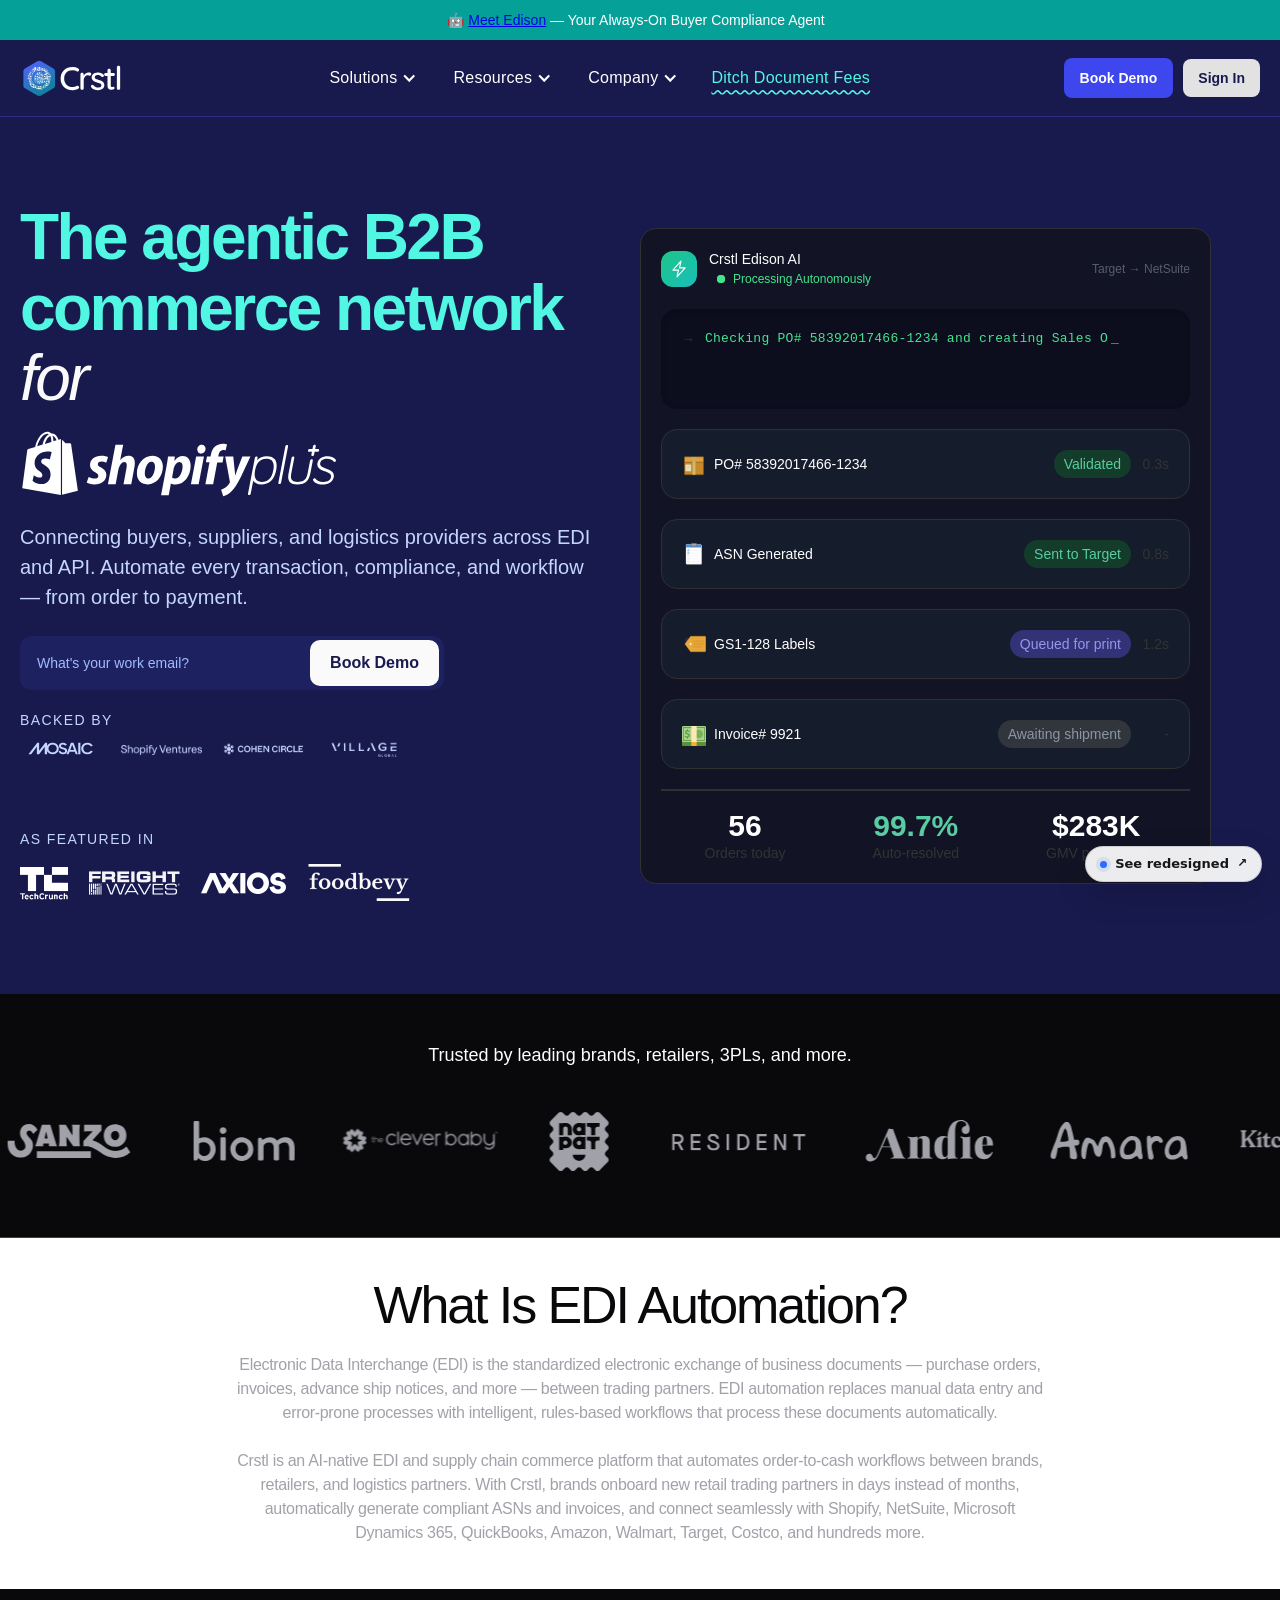
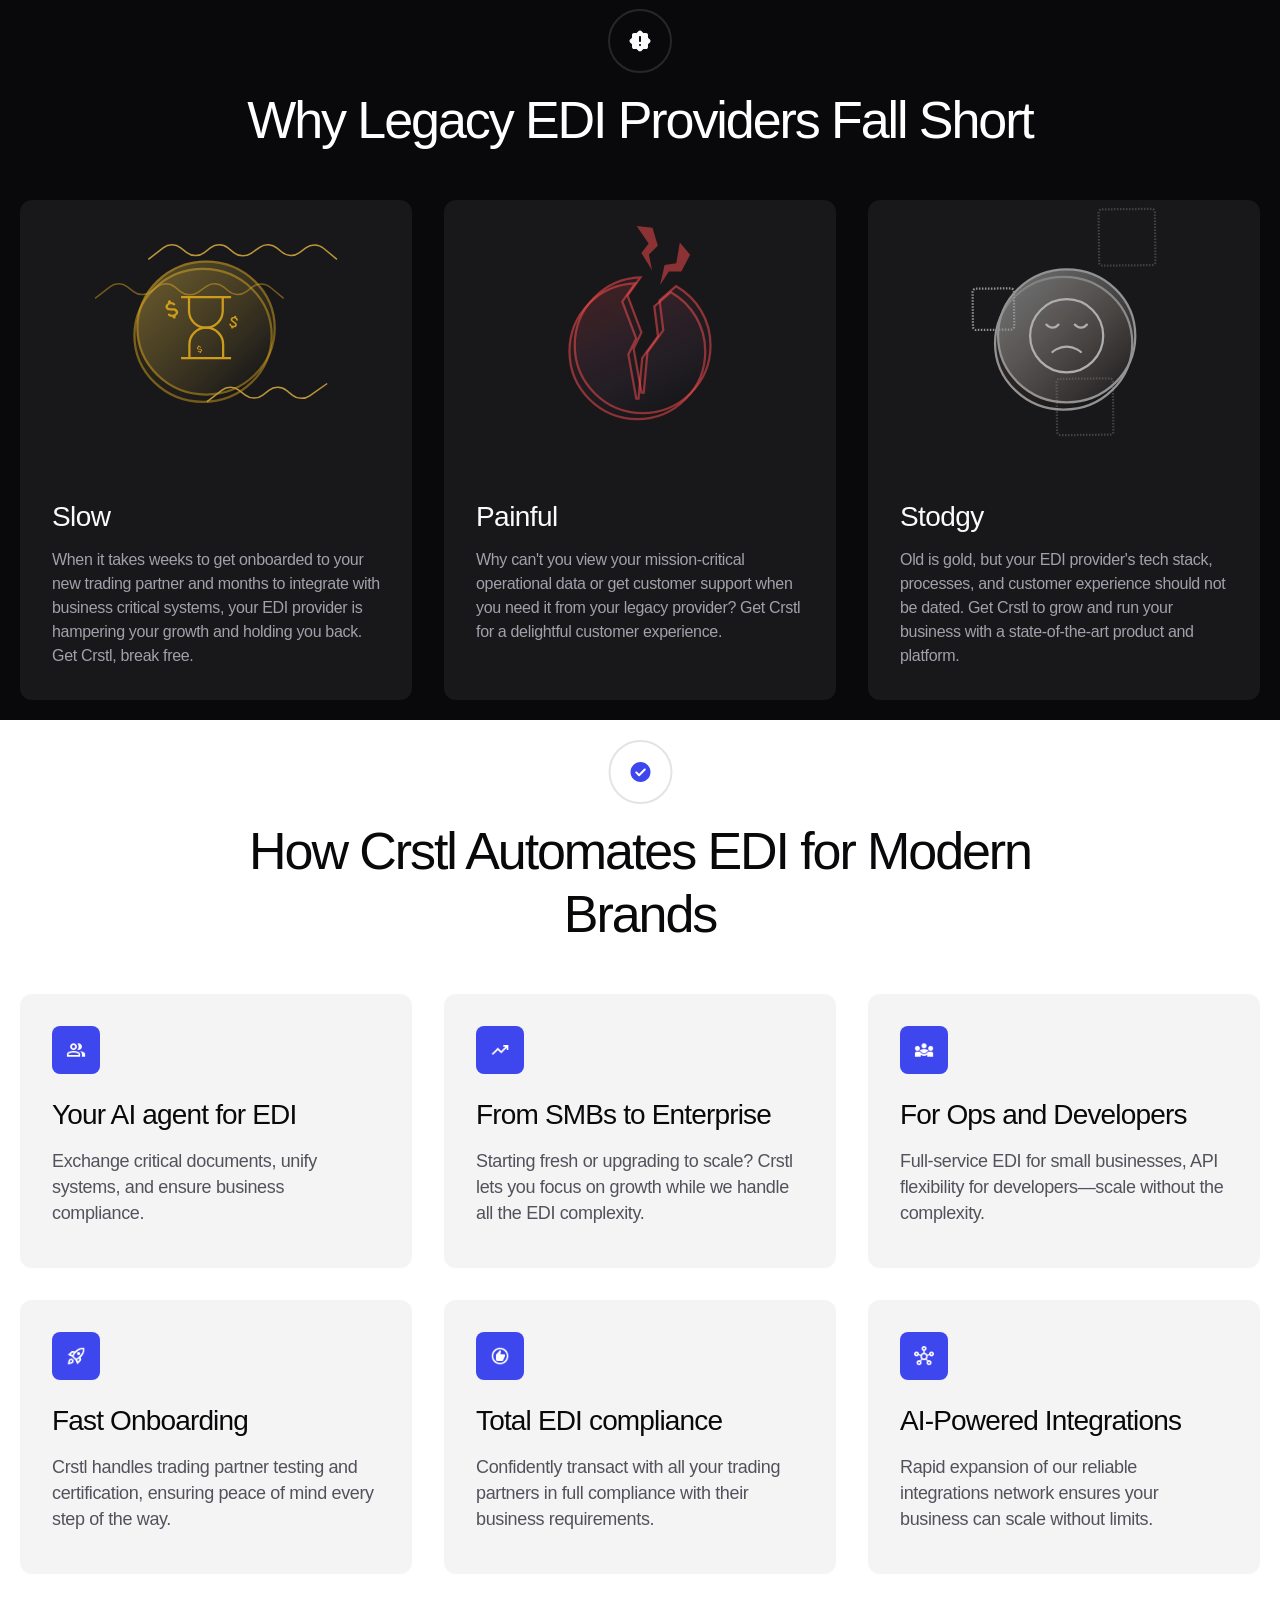
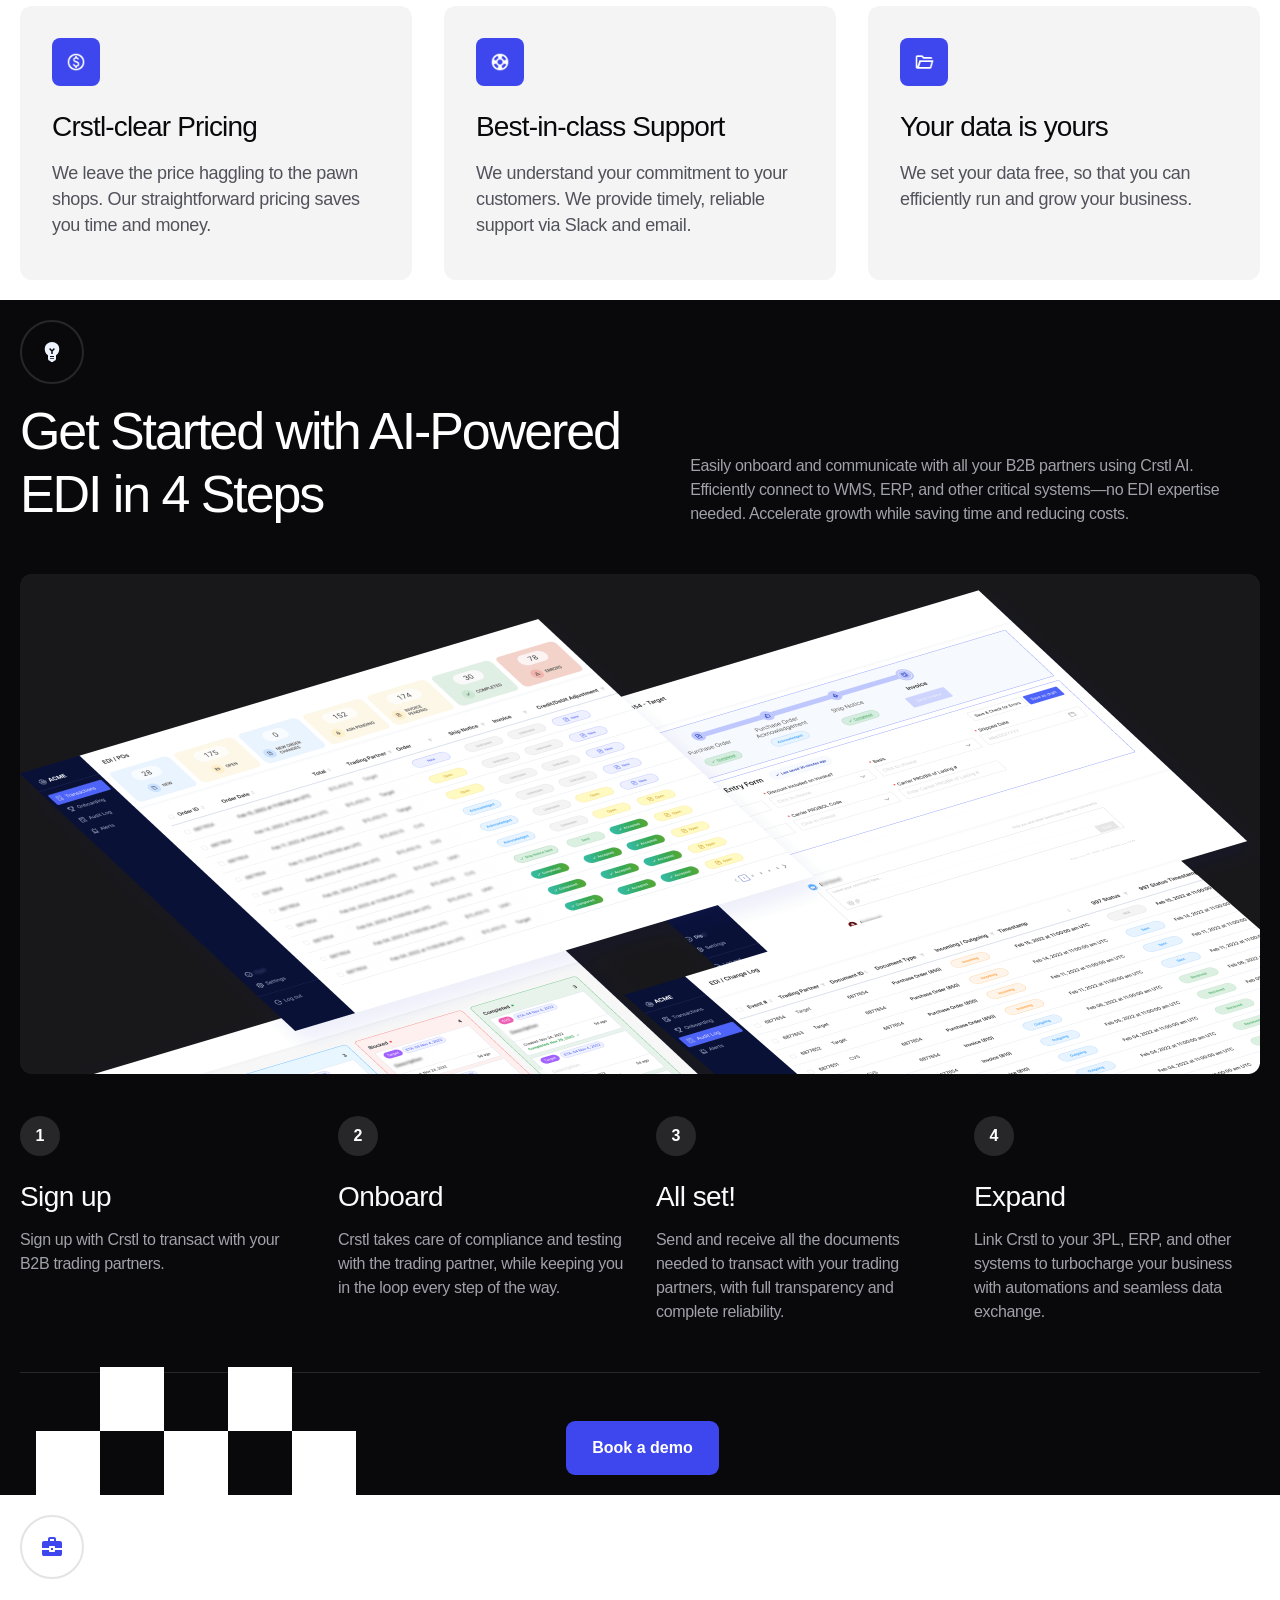
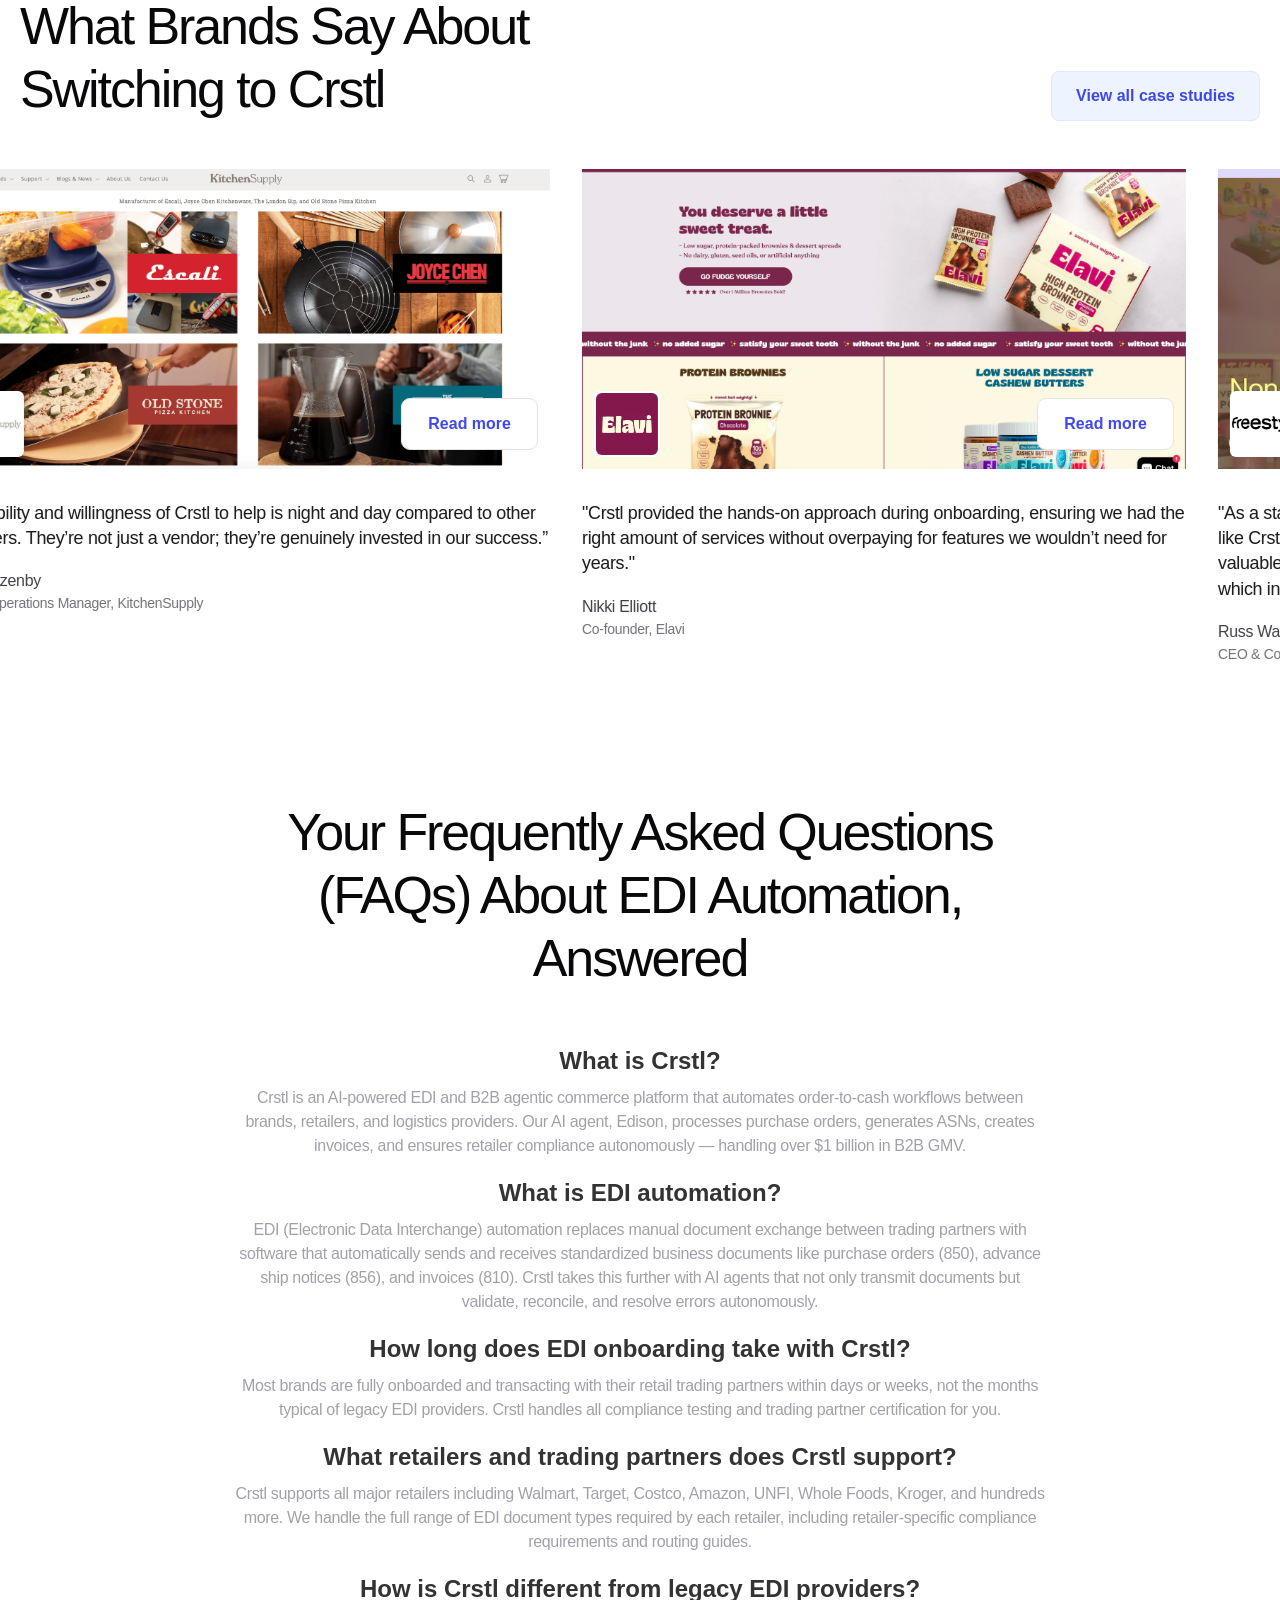
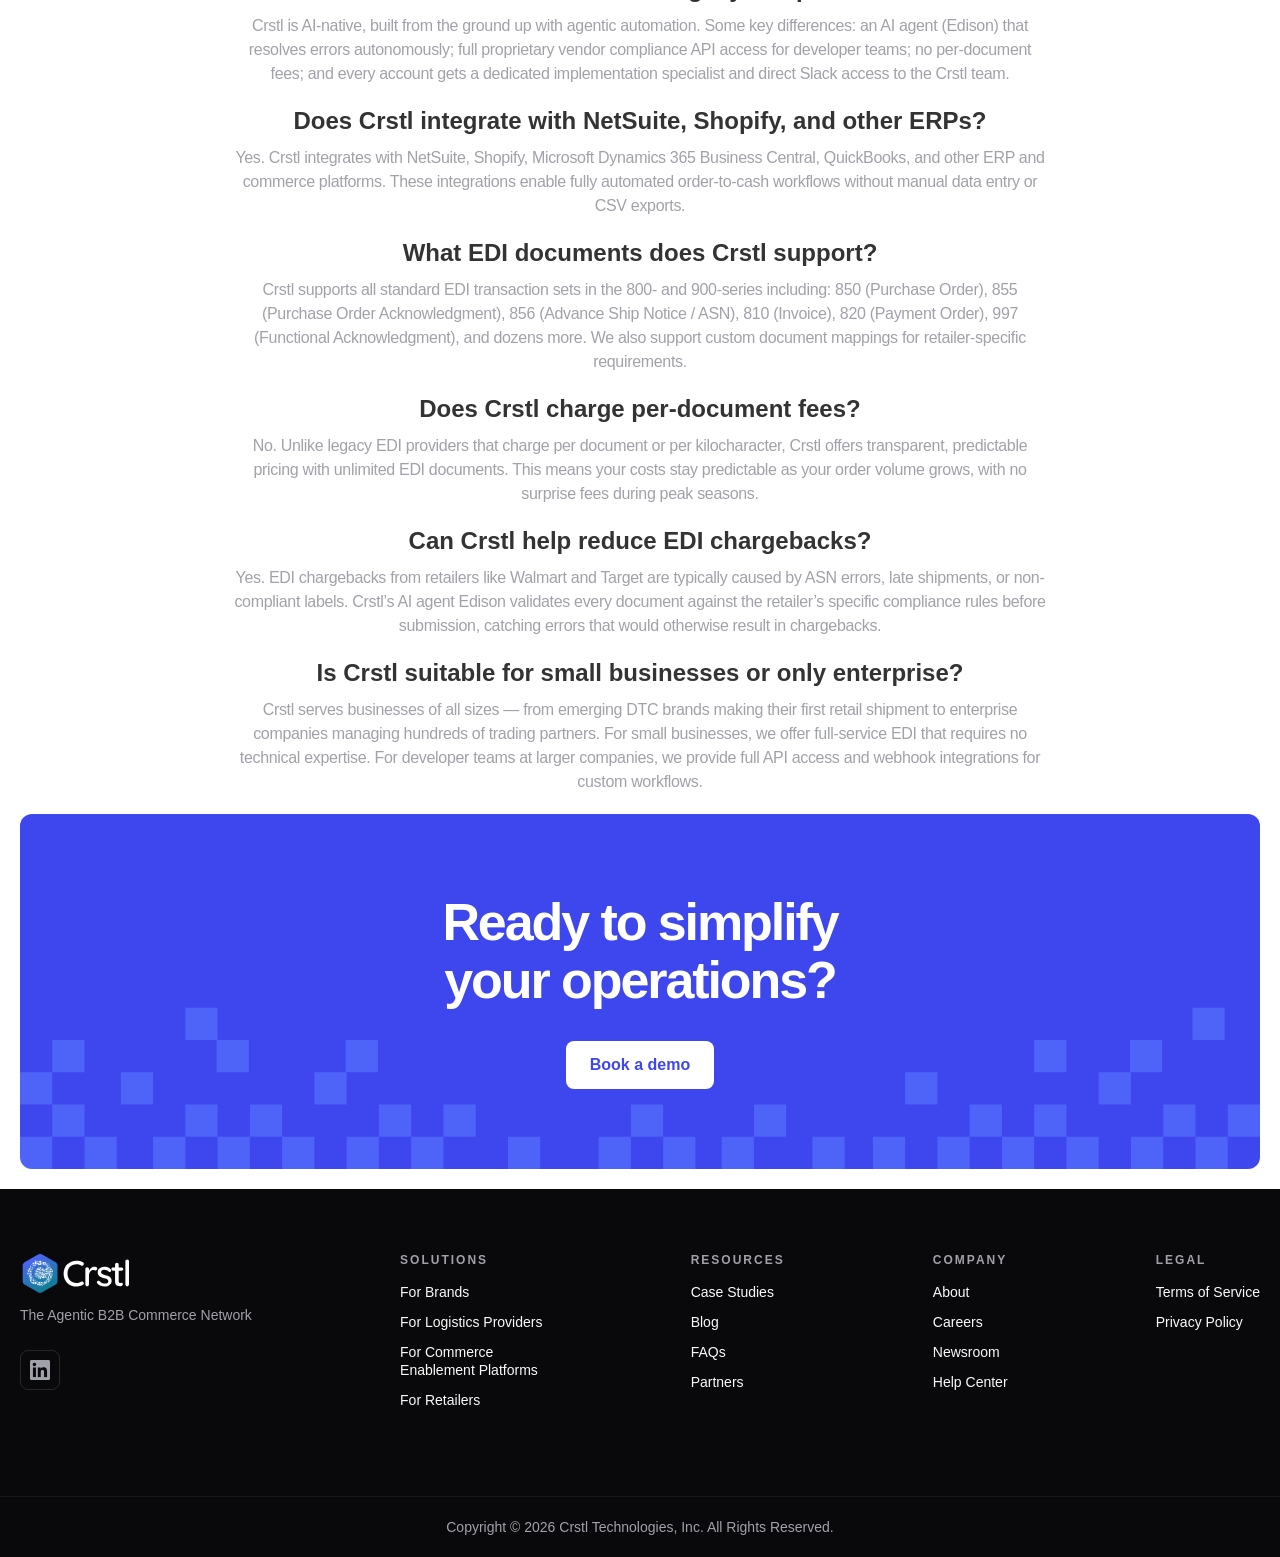
<file: snapshots/crstl-ai-before-2026-06-02/index.html>
<!DOCTYPE html><!-- This site was created in Webflow. https://webflow.com --><!-- Last Published: Tue Jun 02 2026 08:21:38 GMT+0000 (Coordinated Universal Time) -->
<html data-wf-domain="www.crstl.ai" data-wf-page="67c1d447e2637d991e43d0bb" data-wf-site="63c7fa859476d07adb636d64" lang="en">
  <head>
    <meta charset="utf-8" />
    <link href="https://cdn.prod.website-files.com" rel="preconnect" />
    <title>AI-Powered EDI Automation Platform for Brands &amp; Retailers | Crstl</title>
    <meta content="Crstl automates EDI transactions for brands, retailers &amp; 3PLs with AI agents. Onboard trading partners in days, not months. $1B+ in B2B GMV processed." name="description" />
    <meta content="AI-Powered EDI Automation Platform for Brands &amp; Retailers | Crstl" property="og:title" />
    <meta content="Crstl automates EDI transactions for brands, retailers &amp; 3PLs with AI agents. Onboard trading partners in days, not months. $1B+ in B2B GMV processed." property="og:description" />
    <meta content="assets/cdn.prod.website-files.com/63c7fa859476d07adb636d64/63ce76bb2eb32a786b43572a_crstl-polygon-logo-4418fba6.png" property="og:image" />
    <meta content="AI-Powered EDI Automation Platform for Brands &amp; Retailers | Crstl" name="twitter:title" />
    <meta content="Crstl automates EDI transactions for brands, retailers &amp; 3PLs with AI agents. Onboard trading partners in days, not months. $1B+ in B2B GMV processed." name="twitter:description" />
    <meta content="assets/cdn.prod.website-files.com/63c7fa859476d07adb636d64/63ce76bb2eb32a786b43572a_crstl-polygon-logo-4418fba6.png" name="twitter:image" />
    <meta property="og:type" content="website" />
    <meta content="summary_large_image" name="twitter:card" />
    <meta content="width=device-width, initial-scale=1" name="viewport" />
    <meta content="tMioOgiADTXcHLIafWwNBrEUAxlNtXv-vm8iln6TcaQ" name="google-site-verification" />
    <meta content="Webflow" name="generator" />
    <link href="assets/cdn.prod.website-files.com/63c7fa859476d07adb636d64/css/crstl-2023.webflow.shared.39495c943.min-92ffde90.css" rel="stylesheet" type="text/css" />
    <link href="assets/fonts.googleapis.com/css-ba293ebe" rel="stylesheet" type="text/css" />
    <script type="text/javascript">
      ! function(o, c) {
        var n = c.documentElement,
          t = " w-mod-";
        n.className += t + "js", ("ontouchstart" in o || o.DocumentTouch && c instanceof DocumentTouch) && (n.className += t + "touch")
      }(window, document);
    </script>
    <link href="assets/cdn.prod.website-files.com/63c7fa859476d07adb636d64/63d7779c61a91848b0adf367_favicon-063686c3.png" rel="shortcut icon" type="image/x-icon" />
    <link href="assets/cdn.prod.website-files.com/63c7fa859476d07adb636d64/63d777ccd184c402b2b199ba_favicon (1)-19cab5d1.png" rel="apple-touch-icon" />
    <link href="https://www.crstl.ai" rel="canonical" />
    <script type="application/ld+json">
      {
        "@context": "https://schema.org",
        "@type": "SoftwareApplication",
        "name": "Crstl",
        "url": "/",
        "applicationCategory": "BusinessApplication",
        "operatingSystem": "Web",
        "description": "AI-powered EDI and B2B agentic commerce platform that automates order-to-cash workflows between brands, retailers, and logistics providers. Edison AI agent processes purchase orders, generates ASNs, creates invoices, and ensures retailer compliance autonomously.",
        "offers": {
          "@type": "Offer",
          "description": "Transparent, predictable pricing with unlimited EDI documents and no per-document fees"
        },
        "featureList": [
          "AI agent for EDI automation",
          "Fast trading partner onboarding",
          "Total EDI compliance",
          "AI-powered integrations with NetSuite, Shopify, Microsoft Dynamics 365, QuickBooks",
          "Support for all major retailers including Walmart, Target, Costco, Amazon",
          "Automated ASN and invoice generation",
          "EDI chargeback reduction",
          "Best-in-class customer support via Slack and email"
        ],
        "aggregateRating": {
          "@type": "AggregateRating",
          "ratingValue": "5",
          "reviewCount": "6"
        },
        "review": [{
            "@type": "Review",
            "author": {
              "@type": "Person",
              "name": "Josh Lazenby",
              "jobTitle": "Senior Operations Manager",
              "worksFor": {
                "@type": "Organization",
                "name": "KitchenSupply"
              }
            },
            "reviewBody": "The ability and willingness of Crstl to help is night and day compared to other providers. They're not just a vendor; they're genuinely invested in our success.",
            "reviewRating": {
              "@type": "Rating",
              "ratingValue": "5"
            }
          },
          {
            "@type": "Review",
            "author": {
              "@type": "Person",
              "name": "Nikki Elliott",
              "jobTitle": "Co-founder",
              "worksFor": {
                "@type": "Organization",
                "name": "Elavi"
              }
            },
            "reviewBody": "Crstl provided the hands-on approach during onboarding, ensuring we had the right amount of services without overpaying for features we wouldn't need for years.",
            "reviewRating": {
              "@type": "Rating",
              "ratingValue": "5"
            }
          },
          {
            "@type": "Review",
            "author": {
              "@type": "Person",
              "name": "Russ Wallace",
              "jobTitle": "CEO & Co-founder",
              "worksFor": {
                "@type": "Organization",
                "name": "Freestyle"
              }
            },
            "reviewBody": "As a startup, our biggest advantage is speed of execution. Having a partner, like Crstl, who shares that same advantage and acts quickly was incredibly valuable, especially when it allowed us to get EDI set up with UNFI sooner, which in turn allowed us to secure better payment terms.",
            "reviewRating": {
              "@type": "Rating",
              "ratingValue": "5"
            }
          },
          {
            "@type": "Review",
            "author": {
              "@type": "Person",
              "name": "Will Gahagan",
              "jobTitle": "CEO",
              "worksFor": {
                "@type": "Organization",
                "name": "Biom"
              }
            },
            "reviewBody": "To me, the real difference with Crstl is how fast they respond. There's always going to be issues, but just knowing that the Crstl customer support team is there and will respond quickly if we have an issue makes all the difference.",
            "reviewRating": {
              "@type": "Rating",
              "ratingValue": "5"
            }
          },
          {
            "@type": "Review",
            "author": {
              "@type": "Person",
              "name": "Ryan Chen",
              "jobTitle": "CFO & Co-founder",
              "worksFor": {
                "@type": "Organization",
                "name": "Neuro"
              }
            },
            "reviewBody": "Crstl delivers a product that makes traditional platforms look like a protection racket. As a fast-emerging brand, Crstl enables us to adapt and scale without viewing us as another pocket to pick. Out with the old, in with the new, please and thank you.",
            "reviewRating": {
              "@type": "Rating",
              "ratingValue": "5"
            }
          },
          {
            "@type": "Review",
            "author": {
              "@type": "Person",
              "name": "Silas Ang",
              "jobTitle": "Director of Supply Chain",
              "worksFor": {
                "@type": "Organization",
                "name": "Immi"
              }
            },
            "reviewBody": "Our team is a lot more efficient [since switching to Crstl]. When it comes to onboarding a customer, the time that it takes is very short.",
            "reviewRating": {
              "@type": "Rating",
              "ratingValue": "5"
            }
          }
        ],
        "publisher": {
          "@type": "Organization",
          "name": "Crstl Technologies, Inc.",
          "logo": {
            "@type": "ImageObject",
            "url": "https://cdn.prod.website-files.com/63c7fa859476d07adb636d64/67672db30e6dd1557925fb20_Group%2037320%20(1).svg"
          }
        }
      }
    </script>

    <!-- Schema Markup: Organization, SoftwareApplication, FAQPage, Service -->
    <script type="application/ld+json">
      [{
          "@context": "https://schema.org",
          "@type": "Organization",
          "name": "Crstl",
          "url": "https://www.crstl.ai",
          "logo": "https://cdn.prod.website-files.com/63c7fa859476d07adb636d64/63ce76bb2eb32a786b43572a_crstl-polygon-logo.png",
          "description": "Crstl is an AI-powered EDI automation platform connecting brands, retailers, and 3PLs. Automate every purchase order, ASN, invoice, and compliance workflow — from order to payment.",
          "foundingDate": "2022",
          "sameAs": [
            "https://www.linkedin.com/company/crstl",
            "https://twitter.com/usecrstl"
          ]
        },
        {
          "@context": "https://schema.org",
          "@type": "SoftwareApplication",
          "name": "Crstl",
          "applicationCategory": "BusinessApplication",
          "operatingSystem": "Web",
          "url": "https://www.crstl.ai",
          "description": "AI-powered EDI automation platform for brands, retailers, and 3PLs. Automate purchase orders, ASNs, invoices, and compliance workflows with AI agents.",
          "offers": {
            "@type": "Offer",
            "price": "0",
            "priceCurrency": "USD",
            "description": "Contact Crstl for pricing information."
          },
          "featureList": [
            "Automated EDI transaction processing",
            "AI-powered vendor compliance",
            "Retail onboarding in days",
            "NetSuite, Shopify, and 3PL integrations",
            "Real-time order visibility"
          ]
        },
        {
          "@context": "https://schema.org",
          "@type": "Service",
          "name": "EDI Automation for Brands",
          "provider": {
            "@type": "Organization",
            "name": "Crstl"
          },
          "serviceType": "EDI Automation",
          "description": "Crstl automates EDI workflows for consumer brands selling into retailers like Walmart, Target, and Costco — eliminating manual data entry, chargebacks, and compliance failures.",
          "areaServed": "US",
          "url": "https://www.crstl.ai/solutions/brands"
        },
        {
          "@context": "https://schema.org",
          "@type": "Service",
          "name": "EDI Automation for 3PLs and Logistics Providers",
          "provider": {
            "@type": "Organization",
            "name": "Crstl"
          },
          "serviceType": "3PL EDI Compliance Automation",
          "description": "Crstl helps third-party logistics providers automate routing guide compliance, EDI transactions, and order fulfillment workflows for their retail brand clients.",
          "areaServed": "US",
          "url": "https://www.crstl.ai/solutions/logistics"
        },
        {
          "@context": "https://schema.org",
          "@type": "FAQPage",
          "mainEntity": [{
              "@type": "Question",
              "name": "What is Crstl?",
              "acceptedAnswer": {
                "@type": "Answer",
                "text": "Crstl is an AI-powered EDI automation platform that connects brands, retailers, and 3PLs. It replaces manual EDI processes with AI agents that autonomously handle purchase orders, ASNs, invoices, and retail compliance — processing over $1 billion in B2B GMV."
              }
            },
            {
              "@type": "Question",
              "name": "What is EDI automation?",
              "acceptedAnswer": {
                "@type": "Answer",
                "text": "EDI (Electronic Data Interchange) automation uses software to electronically exchange business documents — like purchase orders (850), advance ship notices (856), and invoices (810) — between trading partners without manual data entry. AI-powered EDI automation like Crstl goes further by resolving exceptions, ensuring compliance, and processing transactions autonomously."
              }
            },
            {
              "@type": "Question",
              "name": "How long does EDI onboarding take with Crstl?",
              "acceptedAnswer": {
                "@type": "Answer",
                "text": "Crstl onboards brands to new retail trading partners in days, compared to weeks or months with traditional EDI providers. Crstl handles all trading partner testing and certification."
              }
            },
            {
              "@type": "Question",
              "name": "What retailers does Crstl support?",
              "acceptedAnswer": {
                "@type": "Answer",
                "text": "Crstl supports hundreds of retail trading partners including Walmart, Target, Costco, Amazon, and more. The Crstl network connects suppliers and buyers across EDI and API."
              }
            },
            {
              "@type": "Question",
              "name": "How does Crstl compare to SPS Commerce?",
              "acceptedAnswer": {
                "@type": "Answer",
                "text": "Unlike SPS Commerce, Crstl does not charge per-document fees. Crstl offers flat-rate pricing, AI-powered automation, and onboards trading partners in days rather than months. Crstl is purpose-built for modern brands that need speed, transparency, and agentic automation."
              }
            },
            {
              "@type": "Question",
              "name": "Does Crstl integrate with NetSuite and Shopify?",
              "acceptedAnswer": {
                "@type": "Answer",
                "text": "Yes. Crstl integrates with NetSuite, Shopify, Microsoft Dynamics 365 Business Central, and other ERP and commerce platforms — enabling fully automated order-to-cash workflows without manual intervention."
              }
            }
          ]
        }
      ]
    </script>
  </head>
  <body class="body--msd">
    <section class="section">
      <div class="text-block-41">🤖 <a href="https://www.crstl.ai/blog/the-end-of-the-error-code-chase-meet-edison-your-ai-powered-edi-agent">Meet Edison</a> — Your Always-On Buyer Compliance Agent  </div>
    </section>
    <div>
      <div data-wf--main--header--component--variant="base" class="navbar-logo-center">
        <div data-animation="default" data-collapse="medium" data-duration="600" data-easing="ease-out-cubic" data-easing2="ease-in-out-expo" role="banner" class="navbar-logo-center-container shadow-three w-nav">
          <div class="container--msd nav--c">
            <div class="navbar-wrapper-three"><a href="/" aria-current="page" class="logo--msd w-nav-brand w--current"><img loading="lazy" src="assets/cdn.prod.website-files.com/63c7fa859476d07adb636d64/67673d6d90ec09a6353db1a6_Frame 37147-2b604298.svg" alt="" /></a>
              <nav role="navigation" class="nav-menu-wrapper-three w-nav-menu">
                <div class="nav-menu-three">
                  <div class="nav--dot"></div>
                  <ul role="list" class="nav-menu-block top w-list-unstyled">
                    <li class="list-item-2">
                      <div data-delay="200" data-hover="true" class="nav-dropdown-2 w-dropdown">
                        <div class="nav-dropdown-toggle w-dropdown-toggle">
                          <div>Solutions</div>
                          <div class="nav-dropdown-icon-2 w-icon-dropdown-toggle"></div>
                        </div>
                        <nav class="nav-dropdown-list shadow-three mobile-shadow-hide w-dropdown-list">
                          <div class="drop--down--full-gap">
                            <div class="dropdown--wrapper if--only--coll">
                              <div class="mega--menu">
                                <div class="arrow"><img loading="lazy" src="assets/cdn.prod.website-files.com/63c7fa859476d07adb636d64/67d86172d7b56f195fc055bc_Polygon 4-291988eb.svg" alt="" /></div>
                                <div class="flex--hori--gap--6">
                                  <div class="t--100">
                                    <div class="mega--gap--16">
                                      <div id="w-node-b2f194d4-7746-66c3-21a7-340a4a9966a8-4a99668b" class="menu--title">By Customer</div><a href="/solutions/brands" class="menu--with--icon w-inline-block"><img loading="lazy" src="assets/cdn.prod.website-files.com/63c7fa859476d07adb636d64/67d85dffe8dc80cbd5eeea10_Frame 37321-1f22675c.svg" alt="" class="mega--icon" />
                                        <div>
                                          <div class="nav-dropdown-link title">Brands</div>
                                          <div class="nav-dropdown-link sub">Onboard, Transact, Integrate, and Save</div>
                                        </div>
                                      </a><a href="/solutions/logistics" class="menu--with--icon w-inline-block"><img loading="lazy" src="assets/cdn.prod.website-files.com/63c7fa859476d07adb636d64/67d86565436471ae07105db7_Frame 37321-8d6165dd.svg" alt="" class="mega--icon" />
                                        <div>
                                          <div class="nav-dropdown-link title">Logistics Providers</div>
                                          <div class="nav-dropdown-link sub">3PL, WMS, TMS</div>
                                        </div>
                                      </a><a href="/solutions/retailers" class="menu--with--icon w-inline-block"><img loading="lazy" src="assets/cdn.prod.website-files.com/63c7fa859476d07adb636d64/67d8656573e1134565b91b5c_Frame 37321-1-96804710.svg" alt="" class="mega--icon" />
                                        <div>
                                          <div class="nav-dropdown-link title">Retailers</div>
                                          <div class="nav-dropdown-link sub">Wholesale, Dropship, Direct Store Delivery</div>
                                        </div>
                                      </a><a href="/solutions/commerce-platforms" class="menu--with--icon w-inline-block"><img loading="lazy" src="assets/cdn.prod.website-files.com/63c7fa859476d07adb636d64/67d865659d34b1c96333d1f9_Frame 37321-2-67a5c117.svg" alt="" class="mega--icon" />
                                        <div>
                                          <div class="nav-dropdown-link title">Commerce Enablement Platforms</div>
                                          <div class="nav-dropdown-link sub">Ecommerce, ERP, WMS, and more</div>
                                        </div>
                                      </a>
                                    </div>
                                  </div>
                                  <div>
                                    <div class="mega--gap--16">
                                      <div id="w-node-b2f194d4-7746-66c3-21a7-340a4a9966c8-4a99668b" class="menu--title">ecosystem</div><a href="/retail-network" class="menu--with--icon w-inline-block"><img loading="lazy" src="assets/cdn.prod.website-files.com/63c7fa859476d07adb636d64/67d86565015f754427c31160_Frame 37321-3-8df0a54d.svg" alt="" class="mega--icon" />
                                        <div>
                                          <div class="nav-dropdown-link title">Retailer Network</div>
                                          <div class="nav-dropdown-link sub">Expand distribution</div>
                                        </div>
                                      </a><a href="/integrations" class="menu--with--icon w-inline-block"><img loading="lazy" src="assets/cdn.prod.website-files.com/63c7fa859476d07adb636d64/67d86565d2416af389efa4be_Frame 37321-4-af6c6854.svg" alt="" class="mega--icon" />
                                        <div>
                                          <div class="nav-dropdown-link title">Integrations Network</div>
                                          <div class="nav-dropdown-link sub">Connect essential systems</div>
                                        </div>
                                      </a>
                                    </div>
                                  </div>
                                </div>
                              </div>
                            </div>
                          </div>
                        </nav>
                      </div>
                    </li>
                    <li class="list-item-2">
                      <div data-delay="200" data-hover="true" class="nav-dropdown-2 w-dropdown">
                        <div class="nav-dropdown-toggle w-dropdown-toggle">
                          <div>Resources</div>
                          <div class="nav-dropdown-icon-2 w-icon-dropdown-toggle"></div>
                        </div>
                        <nav class="nav-dropdown-list shadow-three mobile-shadow-hide w-dropdown-list">
                          <div class="drop--down--full-gap">
                            <div class="dropdown--wrapper if--only--coll">
                              <div class="mega--menu">
                                <div class="flex--hori--gap--6">
                                  <div>
                                    <div class="mega--gap--16"><a href="/case-studies" class="menu--with--icon w-inline-block"><img loading="lazy" src="assets/cdn.prod.website-files.com/63c7fa859476d07adb636d64/67d866d0858b5a0eb4081ca9_Frame 37321-1-bf930838.svg" alt="" class="mega--icon" />
                                        <div>
                                          <div class="nav-dropdown-link title">Case studies</div>
                                          <div class="nav-dropdown-link sub">Success stories with Crstl</div>
                                        </div>
                                      </a><a href="/blog" class="menu--with--icon w-inline-block"><img loading="lazy" src="assets/cdn.prod.website-files.com/63c7fa859476d07adb636d64/67d866cf9b5ca966d2087e93_Frame 37321-4-bf696bd7.svg" alt="" class="mega--icon" />
                                        <div>
                                          <div class="nav-dropdown-link title">Blog</div>
                                          <div class="nav-dropdown-link sub">Insights, trends, and updates</div>
                                        </div>
                                      </a><a href="/faqs" class="menu--with--icon w-inline-block"><img loading="lazy" src="assets/cdn.prod.website-files.com/63c7fa859476d07adb636d64/67d866cf8784cc20f7c5c77f_Frame 37321-6104380c.svg" alt="" class="mega--icon" />
                                        <div>
                                          <div class="nav-dropdown-link title">FAQ</div>
                                          <div class="nav-dropdown-link sub">Quick answers to common questions</div>
                                        </div>
                                      </a><a href="/partner-program" class="menu--with--icon w-inline-block"><img loading="lazy" src="assets/cdn.prod.website-files.com/63c7fa859476d07adb636d64/67d866d07368d1b59e8cfdc5_Frame 37321-3-6756ece0.svg" alt="" class="mega--icon" />
                                        <div>
                                          <div class="nav-dropdown-link title">Partners</div>
                                          <div class="nav-dropdown-link sub">Join Crstl’s partner network</div>
                                        </div>
                                      </a></div>
                                  </div>
                                </div>
                                <div class="arrow"><img loading="lazy" src="assets/cdn.prod.website-files.com/63c7fa859476d07adb636d64/67d86172d7b56f195fc055bc_Polygon 4-291988eb.svg" alt="" /></div>
                              </div>
                            </div>
                          </div>
                        </nav>
                      </div>
                    </li>
                    <li class="list-item-2">
                      <div data-delay="200" data-hover="true" class="nav-dropdown-2 w-dropdown">
                        <div class="nav-dropdown-toggle w-dropdown-toggle">
                          <div>Company</div>
                          <div class="nav-dropdown-icon-2 w-icon-dropdown-toggle"></div>
                        </div>
                        <nav class="nav-dropdown-list shadow-three mobile-shadow-hide w-dropdown-list">
                          <div class="drop--down--full-gap">
                            <div class="dropdown--wrapper if--only--coll">
                              <div class="mega--menu">
                                <div class="flex--hori--gap--6">
                                  <div>
                                    <div class="mega--gap--16 hori"><a href="/company/about" class="menu--with--icon w-inline-block"><img loading="lazy" src="assets/cdn.prod.website-files.com/63c7fa859476d07adb636d64/67d8a2d0277104914ba71fce_Frame 37321-94bf9c0d.svg" alt="" class="mega--icon" />
                                        <div>
                                          <div class="nav-dropdown-link title">About us</div>
                                          <div class="nav-dropdown-link sub">What drives Crstl forward</div>
                                        </div>
                                      </a><a href="/company/careers" class="menu--with--icon w-inline-block"><img loading="lazy" src="assets/cdn.prod.website-files.com/63c7fa859476d07adb636d64/67d8a2ce5ce9fbe12badf8dc_Frame 37321-2-6f1cf610.svg" alt="" class="mega--icon" />
                                        <div>
                                          <div class="nav-dropdown-link title">Careers</div>
                                          <div class="nav-dropdown-link sub">Join our growing team</div>
                                        </div>
                                      </a><a href="/company/newsroom" class="menu--with--icon w-inline-block"><img loading="lazy" src="assets/cdn.prod.website-files.com/63c7fa859476d07adb636d64/67d866d0e0728ca880ea4f30_Frame 37321-5-b66394a2.svg" alt="" class="mega--icon" />
                                        <div>
                                          <div class="nav-dropdown-link title">Newsroom</div>
                                          <div class="nav-dropdown-link sub">News and press updates</div>
                                        </div>
                                      </a></div>
                                  </div>
                                </div>
                                <div class="arrow"><img loading="lazy" src="assets/cdn.prod.website-files.com/63c7fa859476d07adb636d64/67d86172d7b56f195fc055bc_Polygon 4-291988eb.svg" alt="" /></div>
                              </div>
                            </div>
                          </div>
                        </nav>
                      </div>
                    </li>
                    <li class="list-item-2">
                      <div class="menu--wrp"><a href="/ditch-document-fees" class="nav-link-green">Ditch Document Fees</a></div>
                    </li>
                  </ul>
                  <ul role="list" class="nav-menu-block mob--fixed w-list-unstyled">
                    <li class="mobile-margin-top-10"><a href="#" class="button--pp blue out--line _2 w-button">Contact us</a><a href="/demo" class="button--pp blue hdr w-button">Book Demo</a><a href="https://omnicrstl.web.app/login" target="_blank" class="button-login w-button">Sign In</a></li>
                  </ul>
                </div>
              </nav>
              <div class="menu-button-3 w-nav-button">
                <div data-is-ix2-target="1" class="lottie-animation-2" data-w-id="deaa2b51-de8a-0a08-ab80-7fedcea5df0d" data-animation-type="lottie" data-src="assets/cdn.prod.website-files.com/63c7fa859476d07adb636d64/67daa23d36a6e8e506144ef0_Open to close-f9ebae12.lottie" data-loop="1" data-direction="1" data-autoplay="0" data-renderer="svg" data-default-duration="0" data-duration="1.0416666666666667" data-loading="eager" data-ix2-initial-state="0"></div>
              </div>
            </div>
          </div>
        </div>
      </div>
      <section class="section--msd hero--sec">
        <div class="w-layout-blockcontainer container--msd if--relative mob--0 w-container">
          <div>
            <div class="w-layout-grid hero--grid">
              <div id="w-node-d173f09a-7189-bad7-e87d-0cf44a8dc3e0-1e43d0bb" class="hero--card--left">
                <div class="mob--p--24">
                  <div class="sliding-componenet">
                    <div class="mb--20">
                      <div class="div-block-77">
                        <div class="main--title if--80 again--70 colored">The agentic B2B commerce network <span class="italic--text--white">for</span></div>
                      </div>
                      <div class="w-dyn-list">
                        <div role="list" class="logo--swp w-dyn-items">
                          <div role="listitem" class="collection-item _2 w-dyn-item">
                            <div class="main--title if--80 again--70 w-embed">
                              <div class="flex--center--msd"><img src="assets/cdn.prod.website-files.com/63c82678edd5b455644410a9/67d9e55d760a2df5e05cae46_Logo-dec61e9a.svg"> </div>

                              <style>
                                .flex--center--msd {
                                  display: flex;
                                  gap: 13px;

                                }

                                @media only screen and (max-width: 768px) {
                                  .flex--center--msd img {
                                    height: 40px;
                                  }

                                  .flex--center--msd {
                                    gap: 8px;
                                    display: flex;
                                    align-items: center;
                                    justify-content: center;

                                  }
                                }

                                @media only screen and (max-width: 320px) {
                                  .flex--center--msd img {
                                    height: 40px;
                                    width: 100%
                                  }

                                  .flex--center--msd {
                                    gap: 8px;
                                    display: flex;
                                    align-items: center;
                                    justify-content: center;
                                    width: 100%
                                  }
                                }
                              </style>
                            </div>
                          </div>
                          <div role="listitem" class="collection-item _2 w-dyn-item">
                            <div class="main--title if--80 again--70 w-embed">
                              <div class="flex--center--msd"><img src="assets/cdn.prod.website-files.com/63c82678edd5b455644410a9/67d9d2bcdc6303fadda28fca_Logo-189b320e.svg"> </div>

                              <style>
                                .flex--center--msd {
                                  display: flex;
                                  gap: 13px;

                                }

                                @media only screen and (max-width: 768px) {
                                  .flex--center--msd img {
                                    height: 40px;
                                  }

                                  .flex--center--msd {
                                    gap: 8px;
                                    display: flex;
                                    align-items: center;
                                    justify-content: center;

                                  }
                                }

                                @media only screen and (max-width: 320px) {
                                  .flex--center--msd img {
                                    height: 40px;
                                    width: 100%
                                  }

                                  .flex--center--msd {
                                    gap: 8px;
                                    display: flex;
                                    align-items: center;
                                    justify-content: center;
                                    width: 100%
                                  }
                                }
                              </style>
                            </div>
                          </div>
                          <div role="listitem" class="collection-item _2 w-dyn-item">
                            <div class="main--title if--80 again--70 w-embed">
                              <div class="flex--center--msd"><img src="assets/cdn.prod.website-files.com/63c82678edd5b455644410a9/67d9d32ea8cde96dcb93c70b_Group-391ce21a.svg"> brands</div>

                              <style>
                                .flex--center--msd {
                                  display: flex;
                                  gap: 13px;

                                }

                                @media only screen and (max-width: 768px) {
                                  .flex--center--msd img {
                                    height: 40px;
                                  }

                                  .flex--center--msd {
                                    gap: 8px;
                                    display: flex;
                                    align-items: center;
                                    justify-content: center;

                                  }
                                }

                                @media only screen and (max-width: 320px) {
                                  .flex--center--msd img {
                                    height: 40px;
                                    width: 100%
                                  }

                                  .flex--center--msd {
                                    gap: 8px;
                                    display: flex;
                                    align-items: center;
                                    justify-content: center;
                                    width: 100%
                                  }
                                }
                              </style>
                            </div>
                          </div>
                          <div role="listitem" class="collection-item _2 w-dyn-item">
                            <div class="main--title if--80 again--70 w-embed">
                              <div class="flex--center--msd"><img src="assets/cdn.prod.website-files.com/63c82678edd5b455644410a9/67d9d3637515c3f5bfbd9587_package_2 (1)-6671a285.svg"> 3PLs</div>

                              <style>
                                .flex--center--msd {
                                  display: flex;
                                  gap: 13px;

                                }

                                @media only screen and (max-width: 768px) {
                                  .flex--center--msd img {
                                    height: 40px;
                                  }

                                  .flex--center--msd {
                                    gap: 8px;
                                    display: flex;
                                    align-items: center;
                                    justify-content: center;

                                  }
                                }

                                @media only screen and (max-width: 320px) {
                                  .flex--center--msd img {
                                    height: 40px;
                                    width: 100%
                                  }

                                  .flex--center--msd {
                                    gap: 8px;
                                    display: flex;
                                    align-items: center;
                                    justify-content: center;
                                    width: 100%
                                  }
                                }
                              </style>
                            </div>
                          </div>
                          <div role="listitem" class="collection-item _2 w-dyn-item">
                            <div class="main--title if--80 again--70 w-embed">
                              <div class="flex--center--msd"><img src="assets/cdn.prod.website-files.com/63c82678edd5b455644410a9/67d9d3864addad6bda83831b_storefront (1)-2d6d20d9.svg"> Retailers</div>

                              <style>
                                .flex--center--msd {
                                  display: flex;
                                  gap: 13px;

                                }

                                @media only screen and (max-width: 768px) {
                                  .flex--center--msd img {
                                    height: 40px;
                                  }

                                  .flex--center--msd {
                                    gap: 8px;
                                    display: flex;
                                    align-items: center;
                                    justify-content: center;

                                  }
                                }

                                @media only screen and (max-width: 320px) {
                                  .flex--center--msd img {
                                    height: 40px;
                                    width: 100%
                                  }

                                  .flex--center--msd {
                                    gap: 8px;
                                    display: flex;
                                    align-items: center;
                                    justify-content: center;
                                    width: 100%
                                  }
                                }
                              </style>
                            </div>
                          </div>
                          <div role="listitem" class="collection-item _2 w-dyn-item">
                            <div class="main--title if--80 again--70 w-embed">
                              <div class="flex--center--msd"><img src="assets/cdn.prod.website-files.com/63c82678edd5b455644410a9/67d9d3b9eafd6b869f312398_Group 37343 (1)-a01c72ae.svg"> Target brands</div>

                              <style>
                                .flex--center--msd {
                                  display: flex;
                                  gap: 13px;

                                }

                                @media only screen and (max-width: 768px) {
                                  .flex--center--msd img {
                                    height: 40px;
                                  }

                                  .flex--center--msd {
                                    gap: 8px;
                                    display: flex;
                                    align-items: center;
                                    justify-content: center;

                                  }
                                }

                                @media only screen and (max-width: 320px) {
                                  .flex--center--msd img {
                                    height: 40px;
                                    width: 100%
                                  }

                                  .flex--center--msd {
                                    gap: 8px;
                                    display: flex;
                                    align-items: center;
                                    justify-content: center;
                                    width: 100%
                                  }
                                }
                              </style>
                            </div>
                          </div>
                          <div role="listitem" class="collection-item _2 w-dyn-item">
                            <div class="main--title if--80 again--70 w-embed">
                              <div class="flex--center--msd"><img src="assets/cdn.prod.website-files.com/63c82678edd5b455644410a9/67d9d3dc052e780adcd8851a_Vector (6)-c8b3c629.svg"> Walmart brands</div>

                              <style>
                                .flex--center--msd {
                                  display: flex;
                                  gap: 13px;

                                }

                                @media only screen and (max-width: 768px) {
                                  .flex--center--msd img {
                                    height: 40px;
                                  }

                                  .flex--center--msd {
                                    gap: 8px;
                                    display: flex;
                                    align-items: center;
                                    justify-content: center;

                                  }
                                }

                                @media only screen and (max-width: 320px) {
                                  .flex--center--msd img {
                                    height: 40px;
                                    width: 100%
                                  }

                                  .flex--center--msd {
                                    gap: 8px;
                                    display: flex;
                                    align-items: center;
                                    justify-content: center;
                                    width: 100%
                                  }
                                }
                              </style>
                            </div>
                          </div>
                          <div role="listitem" class="collection-item _2 w-dyn-item">
                            <div class="main--title if--80 again--70 w-embed">
                              <div class="flex--center--msd"><img src="assets/cdn.prod.website-files.com/63c82678edd5b455644410a9/67daaf0d1e352d606b163993_Costco Wholesale 1-c22121a4.svg"> brands</div>

                              <style>
                                .flex--center--msd {
                                  display: flex;
                                  gap: 13px;

                                }

                                @media only screen and (max-width: 768px) {
                                  .flex--center--msd img {
                                    height: 40px;
                                  }

                                  .flex--center--msd {
                                    gap: 8px;
                                    display: flex;
                                    align-items: center;
                                    justify-content: center;

                                  }
                                }

                                @media only screen and (max-width: 320px) {
                                  .flex--center--msd img {
                                    height: 40px;
                                    width: 100%
                                  }

                                  .flex--center--msd {
                                    gap: 8px;
                                    display: flex;
                                    align-items: center;
                                    justify-content: center;
                                    width: 100%
                                  }
                                }
                              </style>
                            </div>
                          </div>
                          <div role="listitem" class="collection-item _2 w-dyn-item">
                            <div class="main--title if--80 again--70 w-embed">
                              <div class="flex--center--msd"><img src="assets/cdn.prod.website-files.com/63c82678edd5b455644410a9/67d9d3fda19938319611353a_local_shipping (2)-f5bae259.svg"> Wholesalers</div>

                              <style>
                                .flex--center--msd {
                                  display: flex;
                                  gap: 13px;

                                }

                                @media only screen and (max-width: 768px) {
                                  .flex--center--msd img {
                                    height: 40px;
                                  }

                                  .flex--center--msd {
                                    gap: 8px;
                                    display: flex;
                                    align-items: center;
                                    justify-content: center;

                                  }
                                }

                                @media only screen and (max-width: 320px) {
                                  .flex--center--msd img {
                                    height: 40px;
                                    width: 100%
                                  }

                                  .flex--center--msd {
                                    gap: 8px;
                                    display: flex;
                                    align-items: center;
                                    justify-content: center;
                                    width: 100%
                                  }
                                }
                              </style>
                            </div>
                          </div>
                          <div role="listitem" class="collection-item _2 w-dyn-item">
                            <div class="main--title if--80 again--70 w-embed">
                              <div class="flex--center--msd"><img src="assets/cdn.prod.website-files.com/63c82678edd5b455644410a9/67d9eb3fedd51bbee10ffdd5_factory-c3a0bb2d.svg"> Manufacturers</div>

                              <style>
                                .flex--center--msd {
                                  display: flex;
                                  gap: 13px;

                                }

                                @media only screen and (max-width: 768px) {
                                  .flex--center--msd img {
                                    height: 40px;
                                  }

                                  .flex--center--msd {
                                    gap: 8px;
                                    display: flex;
                                    align-items: center;
                                    justify-content: center;

                                  }
                                }

                                @media only screen and (max-width: 320px) {
                                  .flex--center--msd img {
                                    height: 40px;
                                    width: 100%
                                  }

                                  .flex--center--msd {
                                    gap: 8px;
                                    display: flex;
                                    align-items: center;
                                    justify-content: center;
                                    width: 100%
                                  }
                                }
                              </style>
                            </div>
                          </div>
                          <div role="listitem" class="collection-item _2 w-dyn-item">
                            <div class="main--title if--80 again--70 w-embed">
                              <div class="flex--center--msd"><img src="assets/cdn.prod.website-files.com/63c82678edd5b455644410a9/67d9d431ed99597e2b8b2e40_account_balance (1)-9443a8dd.svg"> Government</div>

                              <style>
                                .flex--center--msd {
                                  display: flex;
                                  gap: 13px;

                                }

                                @media only screen and (max-width: 768px) {
                                  .flex--center--msd img {
                                    height: 40px;
                                  }

                                  .flex--center--msd {
                                    gap: 8px;
                                    display: flex;
                                    align-items: center;
                                    justify-content: center;

                                  }
                                }

                                @media only screen and (max-width: 320px) {
                                  .flex--center--msd img {
                                    height: 40px;
                                    width: 100%
                                  }

                                  .flex--center--msd {
                                    gap: 8px;
                                    display: flex;
                                    align-items: center;
                                    justify-content: center;
                                    width: 100%
                                  }
                                }
                              </style>
                            </div>
                          </div>
                          <div role="listitem" class="collection-item _2 w-dyn-item">
                            <div class="main--title if--80 again--70 w-embed">
                              <div class="flex--center--msd"><img src="assets/cdn.prod.website-files.com/63c82678edd5b455644410a9/67daaf6d7370cbed56975427_Logo-c30fcf5e.svg"> </div>

                              <style>
                                .flex--center--msd {
                                  display: flex;
                                  gap: 13px;

                                }

                                @media only screen and (max-width: 768px) {
                                  .flex--center--msd img {
                                    height: 40px;
                                  }

                                  .flex--center--msd {
                                    gap: 8px;
                                    display: flex;
                                    align-items: center;
                                    justify-content: center;

                                  }
                                }

                                @media only screen and (max-width: 320px) {
                                  .flex--center--msd img {
                                    height: 40px;
                                    width: 100%
                                  }

                                  .flex--center--msd {
                                    gap: 8px;
                                    display: flex;
                                    align-items: center;
                                    justify-content: center;
                                    width: 100%
                                  }
                                }
                              </style>
                            </div>
                          </div>
                        </div>
                      </div>
                    </div>
                    <p class="inner--sub--title">Connecting buyers, suppliers, and logistics providers across EDI and API. Automate every transaction, compliance, and workflow — from order to payment.</p>
                  </div>
                  <div class="mt--24"></div>
                  <div class="form-block mb--20 w-form">
                    <form id="wf-form-Demo-1-field-form" name="wf-form-Demo-1-field-form" data-name="Demo 1 field form" redirect="/demo" data-redirect="/demo" method="post" class="form form-dark-background" data-wf-page-id="67c1d447e2637d991e43d0bb" data-wf-element-id="d173f09a-7189-bad7-e87d-0cf44a8dc3f1" data-turnstile-sitekey="0x4AAAAAAAQTptj2So4dx43e"><input class="email-1 w-input" maxlength="256" name="email-2" data-name="Email 2" placeholder="What&#x27;s your work email?" type="email" id="email-2" required="" /><input type="submit" data-wait="Please wait..." class="submit-button-2 w-button" value="Book Demo" /></form>
                    <div class="w-form-done">
                      <div>Thank you! Your submission has been received!</div>
                    </div>
                    <div class="w-form-fail">
                      <div>Oops! Something went wrong while submitting the form.</div>
                    </div>
                  </div>
                  <div class="mt--24 none w-embed w-script">
                    <script charset="utf-8" type="text/javascript" src="//js.hsforms.net/forms/embed/v2.js"></script>
                    <script>
                      hbspt.forms.create({
                        region: "na1",
                        portalId: "39729901",
                        formId: "9858977d-6e55-45e8-901d-8d7f09c77a22",
                        onFormSubmitted: function($form, data) {
                          localStorage.setItem("email", data?.submissionValues?.email)
                          window.location.href = "/demo"
                        }
                      });
                    </script>
                  </div>
                  <div class="logos--flex horiz--gap--12">
                    <div class="font--18--colored uppercase">Backed By</div>
                    <div class="flex--logo gap--20">
                      <div class="bkd--logo"><img src="assets/cdn.prod.website-files.com/63c7fa859476d07adb636d64/67dab2ebb1cd4301dab5a46b_Container-de660666.png" loading="lazy" alt="Mosaic General Partnership logo — Crstl investor" /></div>
                      <div class="bkd--logo"><img src="assets/cdn.prod.website-files.com/63c7fa859476d07adb636d64/67dc7302349fba4d060bc932_Container-3-f5993493.png" loading="lazy" alt="Crstl investors and partners" /></div>
                      <div class="bkd--logo"><img src="assets/cdn.prod.website-files.com/63c7fa859476d07adb636d64/67dab2eb8f3280712b9e2a47_Container-1-2c2d3a26.png" loading="lazy" alt="Cohen Circle logo — Crstl investor" /></div>
                      <div class="bkd--logo"><img src="assets/cdn.prod.website-files.com/63c7fa859476d07adb636d64/67dab2ebd8d2fb5ffeabaf8f_Container-2-ed3f535a.png" loading="lazy" alt="Village Global logo — Crstl investor" /></div>
                    </div>
                  </div>
                  <div class="padding-32px"></div>
                  <div class="logos--flex horiz--gap--12">
                    <div class="font--18--colored uppercase">As Featured In</div>
                    <div class="flex--logo gap--20">
                      <div class="_w--48"><img loading="lazy" src="assets/cdn.prod.website-files.com/63c7fa859476d07adb636d64/67daecc360ac02fcdd8cbdf4_Logo-78b305f6.png" alt="TechCrunch logo — Crstl featured in TechCrunch" /></div>
                      <div class="_w--93"><img loading="lazy" src="assets/cdn.prod.website-files.com/63c7fa859476d07adb636d64/67daecc311e813a448c3f85e_Logo-1-de9fe55d.png" alt="FreightWaves logo — Crstl featured in FreightWaves" /></div>
                      <div class="_w--85"><img loading="lazy" src="assets/cdn.prod.website-files.com/63c7fa859476d07adb636d64/67daecc3f48b657db7e8e2a9_Logo-2-f020c384.png" alt="Axios logo — Crstl featured in Axios" /></div>
                      <div class="_w--105"><img loading="lazy" src="assets/cdn.prod.website-files.com/63c7fa859476d07adb636d64/67daecc33c07e6da13d9a34b_Logo-3-35d81d1c.png" alt="Foodbevy logo — Crstl featured in Foodbevy" /></div>
                    </div>
                  </div>
                  <h1 class="seo-h1">AI-Powered EDI Automation — The Agentic B2B Commerce Network for Brands, Retailers &amp; 3PLs</h1>
                </div>
              </div>
              <div class="hero--card--left">
                <div class="mob--p--24 agent-hero">
                  <div class="agent-section-container">
                    <div class="agent-section-header">
                      <div class="agent-header-left">
                        <div class="agent-icon-container"><img src="assets/cdn.prod.website-files.com/63c7fa859476d07adb636d64/699d48157ae862a34af32216_zap-cfc8cf26.svg" loading="lazy" alt="Crstl Edison AI agent processing EDI purchase orders autonomously" class="image-32" /></div>
                        <div class="agent-title-section">
                          <div class="text-block-42">Crstl Edison AI</div>
                          <div class="div-block-76">
                            <div class="w-embed">
                              <style>
                                .status-dot {
                                  width: 8px;
                                  height: 8px;
                                  border-radius: 50%;
                                  background: #43e48e;
                                  position: relative;
                                }

                                .status-dot::after {
                                  content: '';
                                  position: absolute;
                                  top: 0;
                                  left: 0;
                                  width: 100%;
                                  height: 100%;
                                  border-radius: 50%;
                                  background: #43e48e;
                                  animation: pulse 2s ease-out infinite;
                                }

                                @keyframes pulse {
                                  0% {
                                    transform: scale(1);
                                    opacity: 1;
                                  }

                                  100% {
                                    transform: scale(3);
                                    opacity: 0;
                                  }
                                }
                              </style>
                            </div>
                            <div class="status-dot"></div>
                            <div class="text-block-43">Processing Autonomously</div>
                          </div>
                        </div>
                      </div>
                      <div class="agent-header-right">
                        <div class="text-block-44">Target → NetSuite</div>
                      </div>
                    </div>
                    <div class="agent-section-dynamic-text-display">
                      <div class="text-block-46">→</div>
                      <div class="agent-status-text">This is some text inside of a div block.</div>
                      <div class="w-embed w-script">
                        <style>
                          .agent-section-dynamic-text-display .agent-status-text {
                            font-family: "SFMono-Regular", Menlo, Monaco, Consolas,
                              "Liberation Mono", "Courier New", monospace;
                            font-size: 13px;
                            font-weight: 500;
                            line-height: 1.5;
                            letter-spacing: 0.02em;
                            color: #43e48e;

                            white-space: normal;
                            word-break: break-word;
                            overflow-wrap: anywhere;

                            display: inline;
                          }

                          /* Cursor */
                          .agent-section-dynamic-text-display .agent-status-text::after {
                            content: "_";
                            margin-left: 3px;
                            color: #43e48e;
                            animation: cursorBlink 1.2s steps(1) infinite;
                          }

                          @keyframes cursorBlink {
                            50% {
                              opacity: 0;
                            }
                          }
                        </style>

                        <script>
                          (function() {

                            const root = document.currentScript.closest('.agent-section-dynamic-text-display');
                            if (!root) return;

                            const el = root.querySelector('.agent-status-text');
                            if (!el) return;

                            const messages = [
                              "Checking PO# 58392017466-1234 and creating Sales Order in NetSuite...",
                              "Auto-generating ASN with GS1-128 labels for Target DC-1234 using NetSuite Fulfillment...",
                              "Creating NetSuite Invoice using Invoice# 9921...",
                            ];

                            const typeSpeed = 45;
                            const deleteSpeed = 30;
                            const holdFull = 1600;
                            const holdEmpty = 400;

                            let msgIndex = 0;
                            let charIndex = 0;
                            let direction = 1;

                            function tick() {
                              const msg = messages[msgIndex];
                              el.textContent = msg.slice(0, charIndex);

                              if (direction === 1) {
                                if (charIndex < msg.length) {
                                  charIndex++;
                                  setTimeout(tick, typeSpeed);
                                } else {
                                  direction = -1;
                                  setTimeout(tick, holdFull);
                                }
                              } else {
                                if (charIndex > 0) {
                                  charIndex--;
                                  setTimeout(tick, deleteSpeed);
                                } else {
                                  direction = 1;
                                  msgIndex = (msgIndex + 1) % messages.length;
                                  setTimeout(tick, holdEmpty);
                                }
                              }
                            }

                            el.textContent = "";
                            tick();

                          })();
                        </script>
                      </div>
                    </div>
                    <div class="agent-step">
                      <div class="agent-step-left"><img src="assets/cdn.prod.website-files.com/63c7fa859476d07adb636d64/699d712f4907e99ba1ff46da_5b8247f91b667531b4ad021fcf87e85a_carton-icon-41321ec0.svg" loading="lazy" alt="Purchase order carton icon — Crstl EDI workflow step" class="agent-step-icon" />
                        <div class="agent-step-text">PO# 58392017466-1234</div>
                      </div>
                      <div class="agent-step-right">
                        <div class="status-chip status-chip--green">
                          <div class="status-chip-text status-chip--green">Validated</div>
                        </div>
                        <div class="agent-step-time">0.3s</div>
                      </div>
                    </div>
                    <div class="agent-step">
                      <div class="agent-step-left"><img src="assets/cdn.prod.website-files.com/63c7fa859476d07adb636d64/69a035e5e5c5411ea45b527b_notepad-icon-e35f47a9.svg" loading="lazy" alt="ASN document icon — Crstl automated EDI order processing step" class="agent-step-icon" />
                        <div class="agent-step-text">ASN Generated</div>
                      </div>
                      <div class="agent-step-right">
                        <div class="status-chip status-chip--green">
                          <div class="status-chip-text status-chip--green">Sent to Target</div>
                        </div>
                        <div class="agent-step-time">0.8s</div>
                      </div>
                    </div>
                    <div class="agent-step">
                      <div class="agent-step-left"><img src="assets/cdn.prod.website-files.com/63c7fa859476d07adb636d64/69a0369bba030f05f056e549_label-tag-1cd4621b.svg" loading="lazy" alt="GS1-128 shipping label icon — Crstl EDI automated fulfillment step" class="agent-step-icon" />
                        <div class="agent-step-text">GS1-128 Labels</div>
                      </div>
                      <div class="agent-step-right">
                        <div class="status-chip status-chip--purple">
                          <div class="status-chip-text status-chip--purple">Queued for print</div>
                        </div>
                        <div class="agent-step-time">1.2s</div>
                      </div>
                    </div>
                    <div class="agent-step">
                      <div class="agent-step-left"><img src="assets/cdn.prod.website-files.com/63c7fa859476d07adb636d64/69a038b55206d1d9c3f73bea_currency-1233b43b.svg" loading="lazy" alt="Invoice icon — Crstl Edison AI automated EDI billing step" class="agent-step-icon" />
                        <div class="agent-step-text">Invoice# 9921</div>
                      </div>
                      <div class="agent-step-right">
                        <div class="status-chip status-chip--grey">
                          <div class="status-chip-text status-chip--grey">Awaiting shipment</div>
                        </div>
                        <div class="agent-step-time">-</div>
                      </div>
                    </div>
                    <div class="agent-section-separator"></div>
                    <div class="agent-section-footer">
                      <div class="agent-stat">
                        <div class="agent-stat-number">56</div>
                        <div class="agent-stat-text">Orders today</div>
                      </div>
                      <div class="agent-stat">
                        <div class="agent-stat-number agent-stat-number--green">99.7%</div>
                        <div class="agent-stat-text">Auto-resolved</div>
                      </div>
                      <div class="agent-stat">
                        <div class="agent-stat-number">$283K</div>
                        <div class="agent-stat-text">GMV processed</div>
                      </div>
                    </div>
                  </div>
                </div>
              </div>
              <div class="absol--video--right">
                <div data-poster-url="assets/cdn.prod.website-files.com/63c7fa859476d07adb636d64/67daa7d619984ceccaccad9c_Background 2-poster-00001-a5ef0867.jpg" data-video-urls="assets/cdn.prod.website-files.com/63c7fa859476d07adb636d64/67daa7d619984ceccaccad9c_Background 2-transcode-45d6fa7d.mp4,assets/cdn.prod.website-files.com/63c7fa859476d07adb636d64/67daa7d619984ceccaccad9c_Background 2-transcode-a39751c1.webm" data-autoplay="true" data-loop="true" data-wf-ignore="true" class="background-video if--bg w-background-video w-background-video-atom"><video id="d173f09a-7189-bad7-e87d-0cf44a8dc405-video" autoplay="" loop="" style="background-image:url(&quot;assets/cdn.prod.website-files.com/63c7fa859476d07adb636d64/67daa7d619984ceccaccad9c_Background 2-poster-00001-a5ef0867.jpg&quot;)" muted="" playsinline="" data-wf-ignore="true" data-object-fit="cover">
                    <source src="assets/cdn.prod.website-files.com/63c7fa859476d07adb636d64/67daa7d619984ceccaccad9c_Background 2-transcode-45d6fa7d.mp4" data-wf-ignore="true" />
                    <source src="assets/cdn.prod.website-files.com/63c7fa859476d07adb636d64/67daa7d619984ceccaccad9c_Background 2-transcode-a39751c1.webm" data-wf-ignore="true" />
                  </video><img src="assets/cdn.prod.website-files.com/63c7fa859476d07adb636d64/67dee2a274a39274cd22beb5_5077ecb103dbb76c2827c0ba8a3ad29e_home-hero-b2b-edi-0db6bd4d.png" loading="lazy" width="Auto" height="Auto" alt="Crstl Edison AI agent processing EDI purchase orders autonomously for Target via NetSuite" srcset="assets/cdn.prod.website-files.com/63c7fa859476d07adb636d64/67dee2a274a39274cd22beb5_5077ecb103dbb76c2827c0ba8a3ad29e_home-hero-b2b-edi-p-500-09b850f8.png 500w, assets/cdn.prod.website-files.com/63c7fa859476d07adb636d64/67dee2a274a39274cd22beb5_5077ecb103dbb76c2827c0ba8a3ad29e_home-hero-b2b-edi-p-800-615122f0.png 800w, assets/cdn.prod.website-files.com/63c7fa859476d07adb636d64/67dee2a274a39274cd22beb5_5077ecb103dbb76c2827c0ba8a3ad29e_home-hero-b2b-edi-p-1080-26097634.png 1080w, assets/cdn.prod.website-files.com/63c7fa859476d07adb636d64/67dee2a274a39274cd22beb5_5077ecb103dbb76c2827c0ba8a3ad29e_home-hero-b2b-edi-0db6bd4d.png 1260w" sizes="(max-width: 479px) 100vw, (max-width: 767px) 48vw, (max-width: 991px) 356px, 47vw" class="hero--image" />
                  <div class="w-embed">
                    <style>
                      @media screen and (min-width: 1440px) {
                        .hero--image {
                          max-width: 75%;
                        }
                      }
                    </style>
                  </div>
                </div>
              </div>
            </div>
          </div>
        </div>
      </section>
      <div class="black--bg logoss">
        <div class="w-layout-blockcontainer container--msd w-container">
          <div class="center--logo--title">
            <div class="font--18--colored white">Trusted by leading brands, retailers, 3PLs, and more.</div>
          </div>
        </div>
        <div class="slider--full">
          <div class="collection-list-wrapper-15 w-dyn-list">
            <div role="list" class="logo--slder w-dyn-items">
              <div role="listitem" class="sl--logo w-dyn-item"><img src="assets/cdn.prod.website-files.com/63c82678edd5b455644410a9/67d34171b03cdb4f7aa9596e_Container-9-b238a1c3.svg" loading="lazy" alt="" /></div>
              <div role="listitem" class="sl--logo w-dyn-item"><img src="assets/cdn.prod.website-files.com/63c82678edd5b455644410a9/67d3416b60bf225cb2de9ae4_Container-8-6f78eb28.svg" loading="lazy" alt="" /></div>
              <div role="listitem" class="sl--logo w-dyn-item"><img src="assets/cdn.prod.website-files.com/63c82678edd5b455644410a9/67d3415f6cd226fcb462e1c3_Container-7-70856201.svg" loading="lazy" alt="" /></div>
              <div role="listitem" class="sl--logo w-dyn-item"><img src="assets/cdn.prod.website-files.com/63c82678edd5b455644410a9/67d34154ad472ee33c392d7a_Container-6-c247d2ae.svg" loading="lazy" alt="" /></div>
              <div role="listitem" class="sl--logo w-dyn-item"><img src="assets/cdn.prod.website-files.com/63c82678edd5b455644410a9/67d3414b5e90fb56c5c40d61_Container-5-bcda00f6.svg" loading="lazy" alt="" /></div>
              <div role="listitem" class="sl--logo w-dyn-item"><img src="assets/cdn.prod.website-files.com/63c82678edd5b455644410a9/67d341410292f3a5fef5cba2_Container-4-d26f2f93.svg" loading="lazy" alt="" /></div>
              <div role="listitem" class="sl--logo w-dyn-item"><img src="assets/cdn.prod.website-files.com/63c82678edd5b455644410a9/67d3413a504a018281f351db_Container-3-3258b66e.svg" loading="lazy" alt="" /></div>
              <div role="listitem" class="sl--logo w-dyn-item"><img src="assets/cdn.prod.website-files.com/63c82678edd5b455644410a9/67d34134b03cdb4f7aa90c65_Container-2-c5823d0d.svg" loading="lazy" alt="" /></div>
              <div role="listitem" class="sl--logo w-dyn-item"><img src="assets/cdn.prod.website-files.com/63c82678edd5b455644410a9/67d3412d136a0bac854b23b8_Container-1-3cb51a8b.svg" loading="lazy" alt="" /></div>
              <div role="listitem" class="sl--logo w-dyn-item"><img src="assets/cdn.prod.website-files.com/63c82678edd5b455644410a9/67d34124bf6a2d19ed70d623_Container-20e50e91.svg" loading="lazy" alt="" /></div>
            </div>
          </div>
          <div class="collection-list-wrapper-15 w-dyn-list">
            <div role="list" class="logo--slder w-dyn-items">
              <div role="listitem" class="sl--logo w-dyn-item"><img src="assets/cdn.prod.website-files.com/63c82678edd5b455644410a9/67d34171b03cdb4f7aa9596e_Container-9-b238a1c3.svg" loading="lazy" alt="" /></div>
              <div role="listitem" class="sl--logo w-dyn-item"><img src="assets/cdn.prod.website-files.com/63c82678edd5b455644410a9/67d3416b60bf225cb2de9ae4_Container-8-6f78eb28.svg" loading="lazy" alt="" /></div>
              <div role="listitem" class="sl--logo w-dyn-item"><img src="assets/cdn.prod.website-files.com/63c82678edd5b455644410a9/67d3415f6cd226fcb462e1c3_Container-7-70856201.svg" loading="lazy" alt="" /></div>
              <div role="listitem" class="sl--logo w-dyn-item"><img src="assets/cdn.prod.website-files.com/63c82678edd5b455644410a9/67d34154ad472ee33c392d7a_Container-6-c247d2ae.svg" loading="lazy" alt="" /></div>
              <div role="listitem" class="sl--logo w-dyn-item"><img src="assets/cdn.prod.website-files.com/63c82678edd5b455644410a9/67d3414b5e90fb56c5c40d61_Container-5-bcda00f6.svg" loading="lazy" alt="" /></div>
              <div role="listitem" class="sl--logo w-dyn-item"><img src="assets/cdn.prod.website-files.com/63c82678edd5b455644410a9/67d341410292f3a5fef5cba2_Container-4-d26f2f93.svg" loading="lazy" alt="" /></div>
              <div role="listitem" class="sl--logo w-dyn-item"><img src="assets/cdn.prod.website-files.com/63c82678edd5b455644410a9/67d3413a504a018281f351db_Container-3-3258b66e.svg" loading="lazy" alt="" /></div>
              <div role="listitem" class="sl--logo w-dyn-item"><img src="assets/cdn.prod.website-files.com/63c82678edd5b455644410a9/67d34134b03cdb4f7aa90c65_Container-2-c5823d0d.svg" loading="lazy" alt="" /></div>
              <div role="listitem" class="sl--logo w-dyn-item"><img src="assets/cdn.prod.website-files.com/63c82678edd5b455644410a9/67d3412d136a0bac854b23b8_Container-1-3cb51a8b.svg" loading="lazy" alt="" /></div>
              <div role="listitem" class="sl--logo w-dyn-item"><img src="assets/cdn.prod.website-files.com/63c82678edd5b455644410a9/67d34124bf6a2d19ed70d623_Container-20e50e91.svg" loading="lazy" alt="" /></div>
            </div>
          </div>
          <div class="collection-list-wrapper-15 w-dyn-list">
            <div role="list" class="logo--slder w-dyn-items">
              <div role="listitem" class="sl--logo w-dyn-item"><img src="assets/cdn.prod.website-files.com/63c82678edd5b455644410a9/67d34171b03cdb4f7aa9596e_Container-9-b238a1c3.svg" loading="lazy" alt="" /></div>
              <div role="listitem" class="sl--logo w-dyn-item"><img src="assets/cdn.prod.website-files.com/63c82678edd5b455644410a9/67d3416b60bf225cb2de9ae4_Container-8-6f78eb28.svg" loading="lazy" alt="" /></div>
              <div role="listitem" class="sl--logo w-dyn-item"><img src="assets/cdn.prod.website-files.com/63c82678edd5b455644410a9/67d3415f6cd226fcb462e1c3_Container-7-70856201.svg" loading="lazy" alt="" /></div>
              <div role="listitem" class="sl--logo w-dyn-item"><img src="assets/cdn.prod.website-files.com/63c82678edd5b455644410a9/67d34154ad472ee33c392d7a_Container-6-c247d2ae.svg" loading="lazy" alt="" /></div>
              <div role="listitem" class="sl--logo w-dyn-item"><img src="assets/cdn.prod.website-files.com/63c82678edd5b455644410a9/67d3414b5e90fb56c5c40d61_Container-5-bcda00f6.svg" loading="lazy" alt="" /></div>
              <div role="listitem" class="sl--logo w-dyn-item"><img src="assets/cdn.prod.website-files.com/63c82678edd5b455644410a9/67d341410292f3a5fef5cba2_Container-4-d26f2f93.svg" loading="lazy" alt="" /></div>
              <div role="listitem" class="sl--logo w-dyn-item"><img src="assets/cdn.prod.website-files.com/63c82678edd5b455644410a9/67d3413a504a018281f351db_Container-3-3258b66e.svg" loading="lazy" alt="" /></div>
              <div role="listitem" class="sl--logo w-dyn-item"><img src="assets/cdn.prod.website-files.com/63c82678edd5b455644410a9/67d34134b03cdb4f7aa90c65_Container-2-c5823d0d.svg" loading="lazy" alt="" /></div>
              <div role="listitem" class="sl--logo w-dyn-item"><img src="assets/cdn.prod.website-files.com/63c82678edd5b455644410a9/67d3412d136a0bac854b23b8_Container-1-3cb51a8b.svg" loading="lazy" alt="" /></div>
              <div role="listitem" class="sl--logo w-dyn-item"><img src="assets/cdn.prod.website-files.com/63c82678edd5b455644410a9/67d34124bf6a2d19ed70d623_Container-20e50e91.svg" loading="lazy" alt="" /></div>
            </div>
          </div>
        </div>
      </div>
      <section class="section--msd">
        <div class="w-layout-blockcontainer container--msd w-container">
          <div class="max--816 center--msd">
            <h2 class="sec--title--52">What Is EDI Automation?</h2>
            <p class="paragraph--fo--flex--title--block">Electronic Data Interchange (EDI) is the standardized electronic exchange of business documents — purchase orders, invoices, advance ship notices, and more — between trading partners. EDI automation replaces manual data entry and error-prone processes with intelligent, rules-based workflows that process these documents automatically.<br />‍</p>
            <p class="paragraph--fo--flex--title--block">Crstl is an AI-native EDI and supply chain commerce platform that automates order-to-cash workflows between brands, retailers, and logistics partners. With Crstl, brands onboard new retail trading partners in days instead of months, automatically generate compliant ASNs and invoices, and connect seamlessly with Shopify, NetSuite, Microsoft Dynamics 365, QuickBooks, Amazon, Walmart, Target, Costco, and hundreds more.<br />‍</p>
          </div>
        </div>
      </section>
      <section class="section--msd bg--black in--mob--top--pd">
        <div class="w-layout-blockcontainer container--msd w-container">
          <div class="title--block center--msd">
            <div><img src="assets/cdn.prod.website-files.com/63c7fa859476d07adb636d64/6783adc199d34df297e58c0c_Icon (7)-b4d19e3f.svg" loading="lazy" alt="Legacy EDI challenges icon" class="icon--title" />
              <h2 class="sec--title--52 flex--0 white">Why Legacy EDI Providers Fall Short</h2>
            </div>
          </div>
          <div>
            <div class="w-layout-grid col--03">
              <div class="single--box bg">
                <div class="color--box if--transparent"><img src="assets/cdn.prod.website-files.com/63c7fa859476d07adb636d64/6783ae8ae565c794176ed9a1_Group 37326-1d0c1e6d.svg" loading="lazy" alt="Legacy EDI providers are slow — Crstl gets brands live with retailers in days" class="ico--b" /></div>
                <div class="color--text">
                  <h3 class="h--3--msd">Slow</h3>
                  <p class="paragraph--fo--flex--title--block">When it takes weeks to get onboarded to your new trading partner and months to integrate with business critical systems, your EDI provider is hampering your growth and holding you back. Get Crstl, break free.</p>
                </div>
              </div>
              <div class="single--box bg">
                <div class="color--box if--transparent"><img src="assets/cdn.prod.website-files.com/63c7fa859476d07adb636d64/6783ae8af3408bc444410472_Group 37334-834c5c32.svg" loading="lazy" alt="Legacy EDI providers are painful to work with — Crstl gives full visibility and fast support" class="ico--b" /></div>
                <div class="color--text">
                  <h3 class="h--3--msd">Painful</h3>
                  <p class="paragraph--fo--flex--title--block">Why can&#x27;t you view your mission-critical operational data or get customer support when you need it from your legacy provider? Get Crstl for a delightful customer experience.</p>
                </div>
              </div>
              <div class="single--box bg">
                <div class="color--box if--transparent"><img src="assets/cdn.prod.website-files.com/63c7fa859476d07adb636d64/6783ae8a1408cb26e4e49126_Group 37312-31cb31cd.svg" loading="lazy" alt="Legacy EDI providers are stodgy — Crstl is modern AI-powered EDI" class="ico--b" /></div>
                <div class="color--text">
                  <h3 class="h--3--msd">Stodgy</h3>
                  <p class="paragraph--fo--flex--title--block">Old is gold, but your EDI provider&#x27;s tech stack, processes, and customer experience should not be dated. Get Crstl to grow and run your business with a state-of-the-art product and platform.</p>
                </div>
              </div>
            </div>
          </div>
        </div>
      </section>
      <section class="section--msd">
        <div class="w-layout-blockcontainer container--msd w-container">
          <div class="title--block center--msd">
            <div class="max--450 more"><img src="assets/cdn.prod.website-files.com/63c7fa859476d07adb636d64/6783a6c162d98a32b727d885_Icon (5)-43ec38ad.svg" loading="lazy" alt="Crstl — the modern AI-powered EDI platform" class="icon--title" />
              <h2 class="sec--title--52">How Crstl Automates EDI for Modern Brands</h2>
            </div>
          </div>
          <div>
            <div class="w-layout-grid col--03">
              <div class="single--block">
                <div class="color--text">
                  <div class="color--box _02"><img src="assets/cdn.prod.website-files.com/63c7fa859476d07adb636d64/67da5cf65e247bff5c7e8af2_group_24dp_FFFFFF_FILL0_wght400_GRAD0_opsz24-64d68143.png" loading="lazy" alt="AI agent for EDI icon — Crstl automates EDI transactions end-to-end" class="ico--b _40" /></div>
                  <div class="font--28 mb--12">Your AI agent for EDI</div>
                  <p class="font--20--bold">Exchange critical documents, unify systems, and ensure business compliance.</p>
                </div>
              </div>
              <div class="single--block">
                <div class="color--text">
                  <div class="color--box _02"><img src="assets/cdn.prod.website-files.com/63c7fa859476d07adb636d64/67da5d0ad2c64a8029c5a2a3_trending_up_24dp_FFFFFF_FILL0_wght400_GRAD0_opsz24-751acd5d.png" loading="lazy" alt="Scalable EDI icon — Crstl serves SMBs through enterprise brands" class="ico--b _40" /></div>
                  <div class="font--28 mb--12">From SMBs to Enterprise</div>
                  <p class="font--20--bold">Starting fresh or upgrading to scale? Crstl lets you focus on growth while we handle all the EDI complexity.</p>
                </div>
              </div>
              <div class="single--block">
                <div class="color--text">
                  <div class="color--box _02"><img src="assets/cdn.prod.website-files.com/63c7fa859476d07adb636d64/67da5d1bf8557f2a65f6c7ad_diversity_3_24dp_FFFFFF_FILL0_wght400_GRAD0_opsz24-514220e5.png" loading="lazy" alt="EDI for ops and developers icon — Crstl full-service and API-flexible EDI" class="ico--b _40" /></div>
                  <div class="font--28 mb--12">For Ops and Developers</div>
                  <p class="font--20--bold">Full-service EDI for small businesses, API flexibility for developers—scale without the complexity.</p>
                </div>
              </div>
              <div class="single--block">
                <div class="color--text">
                  <div class="color--box _02"><img src="assets/cdn.prod.website-files.com/63c7fa859476d07adb636d64/67da62d379a7f41fb24dbac5_rocket_launch_24dp_FFFFFF_FILL0_wght400_GRAD0_opsz24-635d637a.png" loading="lazy" alt="Fast EDI onboarding icon — Crstl handles trading partner testing and certification" class="ico--b _40" /></div>
                  <div class="font--28 mb--12">Fast Onboarding</div>
                  <p class="font--20--bold">Crstl handles trading partner testing and certification, ensuring peace of mind every step of the way.</p>
                </div>
              </div>
              <div class="single--block">
                <div class="color--text">
                  <div class="color--box _02"><img src="assets/cdn.prod.website-files.com/63c7fa859476d07adb636d64/67da6455b9dd14d58e8cf89d_recommend_24dp_FFFFFF_FILL0_wght400_GRAD0_opsz24-e2350de1.png" loading="lazy" alt="Total EDI compliance icon — Crstl ensures full retailer compliance for every transaction" class="ico--b _40" /></div>
                  <div class="font--28 mb--12">Total EDI compliance</div>
                  <p class="font--20--bold">Confidently transact with all your trading partners in full compliance with their business requirements.</p>
                </div>
              </div>
              <div class="single--block">
                <div class="color--text">
                  <div class="color--box _02"><img src="assets/cdn.prod.website-files.com/63c7fa859476d07adb636d64/67da622b8b0e2c3288a8bfb4_hub_24dp_FFFFFF_FILL0_wght400_GRAD0_opsz24-aaadc6e2.png" loading="lazy" alt="AI-powered EDI integrations icon — Crstl connects ERP, WMS, and retail systems" class="ico--b _40" /></div>
                  <div class="font--28 mb--12">AI-Powered Integrations</div>
                  <p class="font--20--bold">Rapid expansion of our reliable integrations network ensures your business can scale without limits.</p>
                </div>
              </div>
              <div class="single--block">
                <div class="color--text">
                  <div class="color--box _02"><img src="assets/cdn.prod.website-files.com/63c7fa859476d07adb636d64/67da626df14ef8344e27bd5f_paid_24dp_FFFFFF_FILL0_wght400_GRAD0_opsz24-0c3bd0c1.png" loading="lazy" alt="Transparent EDI pricing icon — Crstl offers straightforward pricing with no document fees" class="ico--b _40" /></div>
                  <div class="font--28 mb--12">Crstl-clear Pricing</div>
                  <p class="font--20--bold">We leave the price haggling to the pawn shops. Our straightforward pricing saves you time and money.</p>
                </div>
              </div>
              <div class="single--block">
                <div class="color--text">
                  <div class="color--box _02"><img src="assets/cdn.prod.website-files.com/63c7fa859476d07adb636d64/67da646bb81a52edd020a204_support_24dp_FFFFFF_FILL0_wght400_GRAD0_opsz24-75cb67d8.png" loading="lazy" alt="Best-in-class EDI support icon — Crstl responds fast via Slack and email" class="ico--b _40" /></div>
                  <div class="font--28 mb--12">Best-in-class Support</div>
                  <p class="font--20--bold">We understand your commitment to your customers. We provide timely, reliable support via Slack and email.</p>
                </div>
              </div>
              <div class="single--block">
                <div class="color--text">
                  <div class="color--box _02"><img src="assets/cdn.prod.website-files.com/63c7fa859476d07adb636d64/67da6482b4baad6dfd1534df_folder_open_24dp_FFFFFF_FILL0_wght400_GRAD0_opsz24-0fca88df.png" loading="lazy" alt="Your data icon — Crstl gives you full access to your EDI and order data" class="ico--b _40" /></div>
                  <div class="font--28 mb--12">Your data is yours</div>
                  <p class="font--20--bold">We set your data free, so that you can efficiently run and grow your business.</p>
                </div>
              </div>
            </div>
          </div>
        </div>
      </section>
      <section class="section--msd bg--black">
        <div class="w-layout-blockcontainer container--msd w-container">
          <div class="title--block if--flex">
            <div><img src="assets/cdn.prod.website-files.com/63c7fa859476d07adb636d64/6783a41b0148c6789ee7d1ee_Icon (4)-45ae1d5c.svg" loading="lazy" alt="Crstl is the modern platform for EDI" class="icon--title" />
              <h2 class="sec--title--52 flex--0 white">Get Started with AI-Powered EDI in 4 Steps</h2>
            </div>
            <div id="w-node-_9c25ff37-6afb-5e44-7d72-1b95ffd3c08a-1e43d0bb" class="right--align">
              <p class="paragraph--fo--flex--title--block">Easily onboard and communicate with all your B2B partners using Crstl AI. Efficiently connect to WMS, ERP, and other critical systems—no EDI expertise needed. Accelerate growth while saving time and reducing costs.</p>
            </div>
          </div>
          <div class="mb--42"><img src="assets/cdn.prod.website-files.com/63c7fa859476d07adb636d64/678e9948a353e2871dd96aea_Compress PNG Updated Size-d8119d3c.png" loading="lazy" width="1240" sizes="(max-width: 767px) 100vw, (max-width: 991px) 728px, 940px" alt="Crstl dashboard - modern EDI platform" srcset="assets/cdn.prod.website-files.com/63c7fa859476d07adb636d64/678e9948a353e2871dd96aea_Compress PNG Updated Size-p-500-9f4ac063.png 500w, assets/cdn.prod.website-files.com/63c7fa859476d07adb636d64/678e9948a353e2871dd96aea_Compress PNG Updated Size-p-800-c619201a.png 800w, assets/cdn.prod.website-files.com/63c7fa859476d07adb636d64/678e9948a353e2871dd96aea_Compress PNG Updated Size-p-1080-1df44a1e.png 1080w, assets/cdn.prod.website-files.com/63c7fa859476d07adb636d64/678e9948a353e2871dd96aea_Compress PNG Updated Size-p-1600-dc777e1e.png 1600w, assets/cdn.prod.website-files.com/63c7fa859476d07adb636d64/678e9948a353e2871dd96aea_Compress PNG Updated Size-p-2000-8da47857.png 2000w, assets/cdn.prod.website-files.com/63c7fa859476d07adb636d64/678e9948a353e2871dd96aea_Compress PNG Updated Size-d8119d3c.png 2480w" /></div>
          <div class="pb--48">
            <div class="w-layout-grid coll--04">
              <div class="single--box">
                <div class="block---flx">
                  <div class="number">
                    <div>1</div>
                  </div>
                  <h3 class="h--3--msd _2">Sign up</h3>
                </div>
                <p class="paragraph--fo--flex--title--block">Sign up with Crstl to transact with your B2B trading partners.</p>
              </div>
              <div class="single--box">
                <div class="block---flx">
                  <div class="number">
                    <div>2</div>
                  </div>
                  <h3 class="h--3--msd _2">Onboard</h3>
                </div>
                <p class="paragraph--fo--flex--title--block">Crstl takes care of compliance and testing with the trading partner, while keeping you in the loop every step of the way.</p>
              </div>
              <div class="single--box">
                <div class="block---flx">
                  <div class="number">
                    <div>3</div>
                  </div>
                  <h3 class="h--3--msd _2">All set!</h3>
                </div>
                <p class="paragraph--fo--flex--title--block">Send and receive all the documents needed to transact with your trading partners, with full transparency and complete reliability.</p>
              </div>
              <div class="single--box">
                <div class="block---flx">
                  <div class="number">
                    <div>4</div>
                  </div>
                  <h3 class="h--3--msd _2">Expand</h3>
                </div>
                <p class="paragraph--fo--flex--title--block">Link Crstl to your 3PL, ERP, and other systems to turbocharge your business with automations and seamless data exchange.</p>
              </div>
            </div>
          </div>
          <div class="btn--block center sm"><a href="/demo" class="primary-button tab-menu-primary-button mobile--100 w-button">Book a demo</a></div>
        </div><img src="assets/cdn.prod.website-files.com/63c7fa859476d07adb636d64/6783f4e362d98a32b766e7af_PAttern (3)-57d58e27.svg" loading="lazy" alt="Decorative Pattern" class="shape bottom--left _36" />
      </section>
      <section class="section--msd bottom--180 in--mob--top">
        <div class="w-layout-blockcontainer container--msd w-container">
          <div class="title--block">
            <div class="title--block if--flex">
              <div><img loading="lazy" src="assets/cdn.prod.website-files.com/63c7fa859476d07adb636d64/67c1e3ed18ac8c621770ef04_Icon (5)-c36ea7ce.svg" alt="Icon" class="icon--title" />
                <h2 class="sec--title--52 m--0">What Brands Say About Switching to Crstl</h2>
              </div>
              <div id="w-node-aeb31d16-426d-7855-38d5-e7ab795edb09-1e43d0bb"><a href="/case-studies" class="primary-button fill">View all case studies</a></div>
            </div>
          </div>
        </div>
        <div class="ovf--hidden">
          <div class="overflow--hidden--for--carosel">
            <div class="quote--caro">
              <div class="w-dyn-list">
                <div fs-cmsfilter-element="list" role="list" class="case--study--caro w-dyn-items">
                  <div role="listitem" class="case--stdy--single w-dyn-item"><a data-w-id="2c752162-0a86-ab28-4d9e-7c931a749565" style="border-color:rgb(228,228,231)" href="/case-study/kitchensupply" class="card_item no--border w-inline-block">
                      <div class="position--relative"><img loading="lazy" src="assets/cdn.prod.website-files.com/63c82678edd5b455644410a9/67bee75120db1bdfaec744fc_Screenshot 2025-02-26 at 3.34.34 PM-b49bb330.png" alt="" sizes="100vw" srcset="assets/cdn.prod.website-files.com/63c82678edd5b455644410a9/67bee75120db1bdfaec744fc_Screenshot 2025-02-26 at 3.34.34 PM-p-500-9365bd1b.png 500w, assets/cdn.prod.website-files.com/63c82678edd5b455644410a9/67bee75120db1bdfaec744fc_Screenshot 2025-02-26 at 3.34.34 PM-p-800-1696d0a5.png 800w, assets/cdn.prod.website-files.com/63c82678edd5b455644410a9/67bee75120db1bdfaec744fc_Screenshot 2025-02-26 at 3.34.34 PM-p-1080-e61f47f8.png 1080w, assets/cdn.prod.website-files.com/63c82678edd5b455644410a9/67bee75120db1bdfaec744fc_Screenshot 2025-02-26 at 3.34.34 PM-p-1600-ad7b9258.png 1600w, assets/cdn.prod.website-files.com/63c82678edd5b455644410a9/67bee75120db1bdfaec744fc_Screenshot 2025-02-26 at 3.34.34 PM-p-2000-2a1cad51.png 2000w, assets/cdn.prod.website-files.com/63c82678edd5b455644410a9/67bee75120db1bdfaec744fc_Screenshot 2025-02-26 at 3.34.34 PM-p-2600-04a3f9e3.png 2600w, assets/cdn.prod.website-files.com/63c82678edd5b455644410a9/67bee75120db1bdfaec744fc_Screenshot 2025-02-26 at 3.34.34 PM-p-3200-11b0d0a7.png 3200w, assets/cdn.prod.website-files.com/63c82678edd5b455644410a9/67bee75120db1bdfaec744fc_Screenshot 2025-02-26 at 3.34.34 PM-b49bb330.png 3418w" class="card_image" />
                        <div class="c-testimonial--absolute">
                          <div class="client--logo"><img src="assets/cdn.prod.website-files.com/63c82678edd5b455644410a9/67bee72b16f5c1888e7b8e30_KitchenSupply-e01598c7.avif" loading="lazy" alt="" class="round--o6" /></div>
                          <div class="btn--read--more">
                            <div class="primary-button wht">Read more</div>
                          </div>
                        </div>
                      </div>
                      <div class="card_info-wrapper _0">
                        <div class="position-relative">
                          <div>
                            <div class="quoat--from-cms">“The ability and willingness of Crstl to help is night and day compared to other providers. They’re not just a vendor; they’re genuinely invested in our success.”</div>
                          </div>
                        </div>
                        <div class="client--info">
                          <div class="clnt-inf">
                            <div class="name--authore">Josh Lazenby</div>
                            <div class="title--authore">Senior Operations Manager, KitchenSupply</div>
                          </div>
                        </div>
                      </div>
                    </a></div>
                  <div role="listitem" class="case--stdy--single w-dyn-item"><a data-w-id="2c752162-0a86-ab28-4d9e-7c931a749565" style="border-color:rgb(228,228,231)" href="/case-study/elavi" class="card_item no--border w-inline-block">
                      <div class="position--relative"><img loading="lazy" src="assets/cdn.prod.website-files.com/63c82678edd5b455644410a9/67bee54b3868d26b7419c1dd_Screenshot 2025-02-26 at 3.26.20 PM-33551e09.png" alt="" class="card_image" />
                        <div class="c-testimonial--absolute">
                          <div class="client--logo"><img src="assets/cdn.prod.website-files.com/63c82678edd5b455644410a9/67bee53a95b4810fd3f63a47_images-606cc3da.png" loading="lazy" alt="" class="round--o6" /></div>
                          <div class="btn--read--more">
                            <div class="primary-button wht">Read more</div>
                          </div>
                        </div>
                      </div>
                      <div class="card_info-wrapper _0">
                        <div class="position-relative">
                          <div>
                            <div class="quoat--from-cms">&quot;Crstl provided the hands-on approach during onboarding, ensuring we had the right amount of services without overpaying for features we wouldn’t need for years.&quot;</div>
                          </div>
                        </div>
                        <div class="client--info">
                          <div class="clnt-inf">
                            <div class="name--authore">Nikki Elliott</div>
                            <div class="title--authore">Co-founder, Elavi</div>
                          </div>
                        </div>
                      </div>
                    </a></div>
                  <div role="listitem" class="case--stdy--single w-dyn-item"><a data-w-id="2c752162-0a86-ab28-4d9e-7c931a749565" style="border-color:rgb(228,228,231)" href="/case-study/freestyle" class="card_item no--border w-inline-block">
                      <div class="position--relative"><img loading="lazy" src="assets/cdn.prod.website-files.com/63c82678edd5b455644410a9/67e1b82aaea9189fa5e9b93d_freestyle-edi-e486a788.jpeg" alt="" sizes="100vw" srcset="assets/cdn.prod.website-files.com/63c82678edd5b455644410a9/67e1b82aaea9189fa5e9b93d_freestyle-edi-p-500-1d488441.jpeg 500w, assets/cdn.prod.website-files.com/63c82678edd5b455644410a9/67e1b82aaea9189fa5e9b93d_freestyle-edi-p-800-fb8fb472.jpeg 800w, assets/cdn.prod.website-files.com/63c82678edd5b455644410a9/67e1b82aaea9189fa5e9b93d_freestyle-edi-e486a788.jpeg 960w" class="card_image" />
                        <div class="c-testimonial--absolute">
                          <div class="client--logo"><img src="assets/cdn.prod.website-files.com/63c82678edd5b455644410a9/67bee438bb9b04cf517fdbed_svgviewer-png-output-cf5a5b15.png" loading="lazy" alt="" sizes="100vw" srcset="assets/cdn.prod.website-files.com/63c82678edd5b455644410a9/67bee438bb9b04cf517fdbed_svgviewer-png-output-p-500-da1b7ce5.png 500w, assets/cdn.prod.website-files.com/63c82678edd5b455644410a9/67bee438bb9b04cf517fdbed_svgviewer-png-output-p-800-1e9361fb.png 800w, assets/cdn.prod.website-files.com/63c82678edd5b455644410a9/67bee438bb9b04cf517fdbed_svgviewer-png-output-p-1080-6c03e9c9.png 1080w, assets/cdn.prod.website-files.com/63c82678edd5b455644410a9/67bee438bb9b04cf517fdbed_svgviewer-png-output-p-1600-1b0f899f.png 1600w, assets/cdn.prod.website-files.com/63c82678edd5b455644410a9/67bee438bb9b04cf517fdbed_svgviewer-png-output-p-2000-ba53db72.png 2000w, assets/cdn.prod.website-files.com/63c82678edd5b455644410a9/67bee438bb9b04cf517fdbed_svgviewer-png-output-p-2600-c0a2de11.png 2600w, assets/cdn.prod.website-files.com/63c82678edd5b455644410a9/67bee438bb9b04cf517fdbed_svgviewer-png-output-p-3200-559827f0.png 3200w, assets/cdn.prod.website-files.com/63c82678edd5b455644410a9/67bee438bb9b04cf517fdbed_svgviewer-png-output-cf5a5b15.png 3450w" class="round--o6" /></div>
                          <div class="btn--read--more">
                            <div class="primary-button wht">Read more</div>
                          </div>
                        </div>
                      </div>
                      <div class="card_info-wrapper _0">
                        <div class="position-relative">
                          <div>
                            <div class="quoat--from-cms">&quot;As a startup, our biggest advantage is speed of execution. Having a partner, like Crstl, who shares that same advantage and acts quickly was incredibly valuable, especially when it allowed us to get EDI set up with UNFI sooner, which in turn allowed us to secure better payment terms.&quot;</div>
                          </div>
                        </div>
                        <div class="client--info">
                          <div class="clnt-inf">
                            <div class="name--authore">Russ Wallace</div>
                            <div class="title--authore">CEO &amp; Co-founder, Freestyle</div>
                          </div>
                        </div>
                      </div>
                    </a></div>
                  <div role="listitem" class="case--stdy--single w-dyn-item"><a data-w-id="2c752162-0a86-ab28-4d9e-7c931a749565" style="border-color:rgb(228,228,231)" href="/case-study/biom" class="card_item no--border w-inline-block">
                      <div class="position--relative"><img loading="lazy" src="assets/cdn.prod.website-files.com/63c82678edd5b455644410a9/67bee33dc1612e6f28773d95_Screenshot 2025-02-26 at 3.17.31 PM-c9198445.png" alt="" sizes="100vw" srcset="assets/cdn.prod.website-files.com/63c82678edd5b455644410a9/67bee33dc1612e6f28773d95_Screenshot 2025-02-26 at 3.17.31 PM-p-500-dec99693.png 500w, assets/cdn.prod.website-files.com/63c82678edd5b455644410a9/67bee33dc1612e6f28773d95_Screenshot 2025-02-26 at 3.17.31 PM-p-800-6d62be35.png 800w, assets/cdn.prod.website-files.com/63c82678edd5b455644410a9/67bee33dc1612e6f28773d95_Screenshot 2025-02-26 at 3.17.31 PM-p-1080-fcd82696.png 1080w, assets/cdn.prod.website-files.com/63c82678edd5b455644410a9/67bee33dc1612e6f28773d95_Screenshot 2025-02-26 at 3.17.31 PM-p-1600-9111ea73.png 1600w, assets/cdn.prod.website-files.com/63c82678edd5b455644410a9/67bee33dc1612e6f28773d95_Screenshot 2025-02-26 at 3.17.31 PM-p-2000-fed8e5f6.png 2000w, assets/cdn.prod.website-files.com/63c82678edd5b455644410a9/67bee33dc1612e6f28773d95_Screenshot 2025-02-26 at 3.17.31 PM-p-2600-561b766a.png 2600w, assets/cdn.prod.website-files.com/63c82678edd5b455644410a9/67bee33dc1612e6f28773d95_Screenshot 2025-02-26 at 3.17.31 PM-p-3200-ed1117ca.png 3200w, assets/cdn.prod.website-files.com/63c82678edd5b455644410a9/67bee33dc1612e6f28773d95_Screenshot 2025-02-26 at 3.17.31 PM-c9198445.png 3420w" class="card_image" />
                        <div class="c-testimonial--absolute">
                          <div class="client--logo"><img src="assets/cdn.prod.website-files.com/63c82678edd5b455644410a9/67bee3a30fa055390884a1e8_Copy_of_LOGO_1-b32d02ea.png" loading="lazy" alt="" class="round--o6" /></div>
                          <div class="btn--read--more">
                            <div class="primary-button wht">Read more</div>
                          </div>
                        </div>
                      </div>
                      <div class="card_info-wrapper _0">
                        <div class="position-relative">
                          <div>
                            <div class="quoat--from-cms">&quot;To me, the real difference with Crstl is how fast they respond. There’s always going to be issues, but just knowing that the Crstl customer support team is there and will respond quickly if we have an issue makes all the difference.&quot;</div>
                          </div>
                        </div>
                        <div class="client--info">
                          <div class="clnt-inf">
                            <div class="name--authore">Will Gahagan</div>
                            <div class="title--authore">CEO, Biom</div>
                          </div>
                        </div>
                      </div>
                    </a></div>
                  <div role="listitem" class="case--stdy--single w-dyn-item"><a data-w-id="2c752162-0a86-ab28-4d9e-7c931a749565" style="border-color:rgb(228,228,231)" href="/case-study/neuro" class="card_item no--border w-inline-block">
                      <div class="position--relative"><img loading="lazy" src="assets/cdn.prod.website-files.com/63c82678edd5b455644410a9/67bb34aa504680a75ee925e4_Screenshot 2025-02-23 at 8.15.51 PM-b259bfe0.png" alt="" sizes="100vw" srcset="assets/cdn.prod.website-files.com/63c82678edd5b455644410a9/67bb34aa504680a75ee925e4_Screenshot 2025-02-23 at 8.15.51 PM-p-500-7c374b5e.png 500w, assets/cdn.prod.website-files.com/63c82678edd5b455644410a9/67bb34aa504680a75ee925e4_Screenshot 2025-02-23 at 8.15.51 PM-p-800-c552305d.png 800w, assets/cdn.prod.website-files.com/63c82678edd5b455644410a9/67bb34aa504680a75ee925e4_Screenshot 2025-02-23 at 8.15.51 PM-p-1080-5fab1dc9.png 1080w, assets/cdn.prod.website-files.com/63c82678edd5b455644410a9/67bb34aa504680a75ee925e4_Screenshot 2025-02-23 at 8.15.51 PM-p-1600-58638a9f.png 1600w, assets/cdn.prod.website-files.com/63c82678edd5b455644410a9/67bb34aa504680a75ee925e4_Screenshot 2025-02-23 at 8.15.51 PM-p-2000-c3dd3fe4.png 2000w, assets/cdn.prod.website-files.com/63c82678edd5b455644410a9/67bb34aa504680a75ee925e4_Screenshot 2025-02-23 at 8.15.51 PM-p-2600-f556dae3.png 2600w, assets/cdn.prod.website-files.com/63c82678edd5b455644410a9/67bb34aa504680a75ee925e4_Screenshot 2025-02-23 at 8.15.51 PM-p-3200-e2e228da.png 3200w, assets/cdn.prod.website-files.com/63c82678edd5b455644410a9/67bb34aa504680a75ee925e4_Screenshot 2025-02-23 at 8.15.51 PM-b259bfe0.png 3234w" class="card_image" />
                        <div class="c-testimonial--absolute">
                          <div class="client--logo"><img src="assets/cdn.prod.website-files.com/63c82678edd5b455644410a9/67bb348b9381859ff95959ac_neurologo-8f868393.avif" loading="lazy" alt="" class="round--o6" /></div>
                          <div class="btn--read--more">
                            <div class="primary-button wht">Read more</div>
                          </div>
                        </div>
                      </div>
                      <div class="card_info-wrapper _0">
                        <div class="position-relative">
                          <div>
                            <div class="quoat--from-cms"> &quot;Crstl delivers a product that makes traditional platforms look like a protection racket. As a fast-emerging brand, Crstl enables us to adapt and scale without viewing us as another pocket to pick. Out with the old, in with the new, please and thank you.&quot;</div>
                          </div>
                        </div>
                        <div class="client--info">
                          <div class="clnt-inf">
                            <div class="name--authore">Ryan Chen</div>
                            <div class="title--authore">CFO &amp; Co-founder, Neuro</div>
                          </div>
                        </div>
                      </div>
                    </a></div>
                  <div role="listitem" class="case--stdy--single w-dyn-item"><a data-w-id="2c752162-0a86-ab28-4d9e-7c931a749565" style="border-color:rgb(228,228,231)" href="/case-study/immi" class="card_item no--border w-inline-block">
                      <div class="position--relative"><img loading="lazy" src="assets/cdn.prod.website-files.com/63c82678edd5b455644410a9/67d98a1d9eae3cf5359be664_Image 3-18-25 at 10.58 AM-ab4ac033.jpeg" alt="" sizes="100vw" srcset="assets/cdn.prod.website-files.com/63c82678edd5b455644410a9/67d98a1d9eae3cf5359be664_Image 3-18-25 at 10.58 AM-p-500-ff3008e4.jpeg 500w, assets/cdn.prod.website-files.com/63c82678edd5b455644410a9/67d98a1d9eae3cf5359be664_Image 3-18-25 at 10.58 AM-p-800-087dade2.jpeg 800w, assets/cdn.prod.website-files.com/63c82678edd5b455644410a9/67d98a1d9eae3cf5359be664_Image 3-18-25 at 10.58 AM-p-1080-d1a77e2c.jpeg 1080w, assets/cdn.prod.website-files.com/63c82678edd5b455644410a9/67d98a1d9eae3cf5359be664_Image 3-18-25 at 10.58 AM-p-1600-100cab58.jpeg 1600w, assets/cdn.prod.website-files.com/63c82678edd5b455644410a9/67d98a1d9eae3cf5359be664_Image 3-18-25 at 10.58 AM-p-2000-4a9caf9e.jpeg 2000w, assets/cdn.prod.website-files.com/63c82678edd5b455644410a9/67d98a1d9eae3cf5359be664_Image 3-18-25 at 10.58 AM-p-2600-ece2e250.jpeg 2600w, assets/cdn.prod.website-files.com/63c82678edd5b455644410a9/67d98a1d9eae3cf5359be664_Image 3-18-25 at 10.58 AM-ab4ac033.jpeg 2640w" class="card_image" />
                        <div class="c-testimonial--absolute">
                          <div class="client--logo"><img src="assets/cdn.prod.website-files.com/63c82678edd5b455644410a9/6769d35ef014a0b34371d2ac_Immi Logo-61115ae3.svg" loading="lazy" alt="" class="round--o6" /></div>
                          <div class="btn--read--more">
                            <div class="primary-button wht">Read more</div>
                          </div>
                        </div>
                      </div>
                      <div class="card_info-wrapper _0">
                        <div class="position-relative">
                          <div>
                            <div class="quoat--from-cms">&quot;Our team is a lot more efficient [since switching to Crstl]. When it comes to onboarding a customer, the time that it takes is very short.&quot;</div>
                          </div>
                        </div>
                        <div class="client--info">
                          <div class="clnt-inf">
                            <div class="name--authore">Silas Ang</div>
                            <div class="title--authore">Director of Supply Chain, Immi</div>
                          </div>
                        </div>
                      </div>
                    </a></div>
                </div>
              </div>
            </div>
            <div class="quote--caro">
              <div class="w-dyn-list">
                <div fs-cmsfilter-element="list" role="list" class="case--study--caro w-dyn-items">
                  <div role="listitem" class="case--stdy--single w-dyn-item"><a href="/case-study/kitchensupply" class="card_item no--border w-inline-block">
                      <div class="position--relative"><img loading="lazy" src="assets/cdn.prod.website-files.com/63c82678edd5b455644410a9/67bee75120db1bdfaec744fc_Screenshot 2025-02-26 at 3.34.34 PM-b49bb330.png" alt="" sizes="100vw" srcset="assets/cdn.prod.website-files.com/63c82678edd5b455644410a9/67bee75120db1bdfaec744fc_Screenshot 2025-02-26 at 3.34.34 PM-p-500-9365bd1b.png 500w, assets/cdn.prod.website-files.com/63c82678edd5b455644410a9/67bee75120db1bdfaec744fc_Screenshot 2025-02-26 at 3.34.34 PM-p-800-1696d0a5.png 800w, assets/cdn.prod.website-files.com/63c82678edd5b455644410a9/67bee75120db1bdfaec744fc_Screenshot 2025-02-26 at 3.34.34 PM-p-1080-e61f47f8.png 1080w, assets/cdn.prod.website-files.com/63c82678edd5b455644410a9/67bee75120db1bdfaec744fc_Screenshot 2025-02-26 at 3.34.34 PM-p-1600-ad7b9258.png 1600w, assets/cdn.prod.website-files.com/63c82678edd5b455644410a9/67bee75120db1bdfaec744fc_Screenshot 2025-02-26 at 3.34.34 PM-p-2000-2a1cad51.png 2000w, assets/cdn.prod.website-files.com/63c82678edd5b455644410a9/67bee75120db1bdfaec744fc_Screenshot 2025-02-26 at 3.34.34 PM-p-2600-04a3f9e3.png 2600w, assets/cdn.prod.website-files.com/63c82678edd5b455644410a9/67bee75120db1bdfaec744fc_Screenshot 2025-02-26 at 3.34.34 PM-p-3200-11b0d0a7.png 3200w, assets/cdn.prod.website-files.com/63c82678edd5b455644410a9/67bee75120db1bdfaec744fc_Screenshot 2025-02-26 at 3.34.34 PM-b49bb330.png 3418w" class="card_image" />
                        <div class="c-testimonial--absolute">
                          <div class="client--logo"><img src="assets/cdn.prod.website-files.com/63c82678edd5b455644410a9/67bee72b16f5c1888e7b8e30_KitchenSupply-e01598c7.avif" loading="lazy" alt="" class="round--o6" /></div>
                          <div class="btn--read--more">
                            <div class="primary-button wht">Read more</div>
                          </div>
                        </div>
                      </div>
                      <div class="card_info-wrapper _0">
                        <div class="position-relative">
                          <div>
                            <div class="quoat--from-cms">“The ability and willingness of Crstl to help is night and day compared to other providers. They’re not just a vendor; they’re genuinely invested in our success.”</div>
                          </div>
                        </div>
                        <div class="client--info">
                          <div class="clnt-inf">
                            <div class="name--authore">Josh Lazenby</div>
                            <div class="title--authore">Senior Operations Manager, KitchenSupply</div>
                          </div>
                        </div>
                      </div>
                    </a></div>
                  <div role="listitem" class="case--stdy--single w-dyn-item"><a href="/case-study/elavi" class="card_item no--border w-inline-block">
                      <div class="position--relative"><img loading="lazy" src="assets/cdn.prod.website-files.com/63c82678edd5b455644410a9/67bee54b3868d26b7419c1dd_Screenshot 2025-02-26 at 3.26.20 PM-33551e09.png" alt="" class="card_image" />
                        <div class="c-testimonial--absolute">
                          <div class="client--logo"><img src="assets/cdn.prod.website-files.com/63c82678edd5b455644410a9/67bee53a95b4810fd3f63a47_images-606cc3da.png" loading="lazy" alt="" class="round--o6" /></div>
                          <div class="btn--read--more">
                            <div class="primary-button wht">Read more</div>
                          </div>
                        </div>
                      </div>
                      <div class="card_info-wrapper _0">
                        <div class="position-relative">
                          <div>
                            <div class="quoat--from-cms">&quot;Crstl provided the hands-on approach during onboarding, ensuring we had the right amount of services without overpaying for features we wouldn’t need for years.&quot;</div>
                          </div>
                        </div>
                        <div class="client--info">
                          <div class="clnt-inf">
                            <div class="name--authore">Nikki Elliott</div>
                            <div class="title--authore">Co-founder, Elavi</div>
                          </div>
                        </div>
                      </div>
                    </a></div>
                  <div role="listitem" class="case--stdy--single w-dyn-item"><a href="/case-study/freestyle" class="card_item no--border w-inline-block">
                      <div class="position--relative"><img loading="lazy" src="assets/cdn.prod.website-files.com/63c82678edd5b455644410a9/67e1b82aaea9189fa5e9b93d_freestyle-edi-e486a788.jpeg" alt="" sizes="100vw" srcset="assets/cdn.prod.website-files.com/63c82678edd5b455644410a9/67e1b82aaea9189fa5e9b93d_freestyle-edi-p-500-1d488441.jpeg 500w, assets/cdn.prod.website-files.com/63c82678edd5b455644410a9/67e1b82aaea9189fa5e9b93d_freestyle-edi-p-800-fb8fb472.jpeg 800w, assets/cdn.prod.website-files.com/63c82678edd5b455644410a9/67e1b82aaea9189fa5e9b93d_freestyle-edi-e486a788.jpeg 960w" class="card_image" />
                        <div class="c-testimonial--absolute">
                          <div class="client--logo"><img src="assets/cdn.prod.website-files.com/63c82678edd5b455644410a9/67bee438bb9b04cf517fdbed_svgviewer-png-output-cf5a5b15.png" loading="lazy" alt="" sizes="100vw" srcset="assets/cdn.prod.website-files.com/63c82678edd5b455644410a9/67bee438bb9b04cf517fdbed_svgviewer-png-output-p-500-da1b7ce5.png 500w, assets/cdn.prod.website-files.com/63c82678edd5b455644410a9/67bee438bb9b04cf517fdbed_svgviewer-png-output-p-800-1e9361fb.png 800w, assets/cdn.prod.website-files.com/63c82678edd5b455644410a9/67bee438bb9b04cf517fdbed_svgviewer-png-output-p-1080-6c03e9c9.png 1080w, assets/cdn.prod.website-files.com/63c82678edd5b455644410a9/67bee438bb9b04cf517fdbed_svgviewer-png-output-p-1600-1b0f899f.png 1600w, assets/cdn.prod.website-files.com/63c82678edd5b455644410a9/67bee438bb9b04cf517fdbed_svgviewer-png-output-p-2000-ba53db72.png 2000w, assets/cdn.prod.website-files.com/63c82678edd5b455644410a9/67bee438bb9b04cf517fdbed_svgviewer-png-output-p-2600-c0a2de11.png 2600w, assets/cdn.prod.website-files.com/63c82678edd5b455644410a9/67bee438bb9b04cf517fdbed_svgviewer-png-output-p-3200-559827f0.png 3200w, assets/cdn.prod.website-files.com/63c82678edd5b455644410a9/67bee438bb9b04cf517fdbed_svgviewer-png-output-cf5a5b15.png 3450w" class="round--o6" /></div>
                          <div class="btn--read--more">
                            <div class="primary-button wht">Read more</div>
                          </div>
                        </div>
                      </div>
                      <div class="card_info-wrapper _0">
                        <div class="position-relative">
                          <div>
                            <div class="quoat--from-cms">&quot;As a startup, our biggest advantage is speed of execution. Having a partner, like Crstl, who shares that same advantage and acts quickly was incredibly valuable, especially when it allowed us to get EDI set up with UNFI sooner, which in turn allowed us to secure better payment terms.&quot;</div>
                          </div>
                        </div>
                        <div class="client--info">
                          <div class="clnt-inf">
                            <div class="name--authore">Russ Wallace</div>
                            <div class="title--authore">CEO &amp; Co-founder, Freestyle</div>
                          </div>
                        </div>
                      </div>
                    </a></div>
                  <div role="listitem" class="case--stdy--single w-dyn-item"><a href="/case-study/biom" class="card_item no--border w-inline-block">
                      <div class="position--relative"><img loading="lazy" src="assets/cdn.prod.website-files.com/63c82678edd5b455644410a9/67bee33dc1612e6f28773d95_Screenshot 2025-02-26 at 3.17.31 PM-c9198445.png" alt="" sizes="100vw" srcset="assets/cdn.prod.website-files.com/63c82678edd5b455644410a9/67bee33dc1612e6f28773d95_Screenshot 2025-02-26 at 3.17.31 PM-p-500-dec99693.png 500w, assets/cdn.prod.website-files.com/63c82678edd5b455644410a9/67bee33dc1612e6f28773d95_Screenshot 2025-02-26 at 3.17.31 PM-p-800-6d62be35.png 800w, assets/cdn.prod.website-files.com/63c82678edd5b455644410a9/67bee33dc1612e6f28773d95_Screenshot 2025-02-26 at 3.17.31 PM-p-1080-fcd82696.png 1080w, assets/cdn.prod.website-files.com/63c82678edd5b455644410a9/67bee33dc1612e6f28773d95_Screenshot 2025-02-26 at 3.17.31 PM-p-1600-9111ea73.png 1600w, assets/cdn.prod.website-files.com/63c82678edd5b455644410a9/67bee33dc1612e6f28773d95_Screenshot 2025-02-26 at 3.17.31 PM-p-2000-fed8e5f6.png 2000w, assets/cdn.prod.website-files.com/63c82678edd5b455644410a9/67bee33dc1612e6f28773d95_Screenshot 2025-02-26 at 3.17.31 PM-p-2600-561b766a.png 2600w, assets/cdn.prod.website-files.com/63c82678edd5b455644410a9/67bee33dc1612e6f28773d95_Screenshot 2025-02-26 at 3.17.31 PM-p-3200-ed1117ca.png 3200w, assets/cdn.prod.website-files.com/63c82678edd5b455644410a9/67bee33dc1612e6f28773d95_Screenshot 2025-02-26 at 3.17.31 PM-c9198445.png 3420w" class="card_image" />
                        <div class="c-testimonial--absolute">
                          <div class="client--logo"><img src="assets/cdn.prod.website-files.com/63c82678edd5b455644410a9/67bee3a30fa055390884a1e8_Copy_of_LOGO_1-b32d02ea.png" loading="lazy" alt="" class="round--o6" /></div>
                          <div class="btn--read--more">
                            <div class="primary-button wht">Read more</div>
                          </div>
                        </div>
                      </div>
                      <div class="card_info-wrapper _0">
                        <div class="position-relative">
                          <div>
                            <div class="quoat--from-cms">&quot;To me, the real difference with Crstl is how fast they respond. There’s always going to be issues, but just knowing that the Crstl customer support team is there and will respond quickly if we have an issue makes all the difference.&quot;</div>
                          </div>
                        </div>
                        <div class="client--info">
                          <div class="clnt-inf">
                            <div class="name--authore">Will Gahagan</div>
                            <div class="title--authore">CEO, Biom</div>
                          </div>
                        </div>
                      </div>
                    </a></div>
                  <div role="listitem" class="case--stdy--single w-dyn-item"><a href="/case-study/neuro" class="card_item no--border w-inline-block">
                      <div class="position--relative"><img loading="lazy" src="assets/cdn.prod.website-files.com/63c82678edd5b455644410a9/67bb34aa504680a75ee925e4_Screenshot 2025-02-23 at 8.15.51 PM-b259bfe0.png" alt="" sizes="100vw" srcset="assets/cdn.prod.website-files.com/63c82678edd5b455644410a9/67bb34aa504680a75ee925e4_Screenshot 2025-02-23 at 8.15.51 PM-p-500-7c374b5e.png 500w, assets/cdn.prod.website-files.com/63c82678edd5b455644410a9/67bb34aa504680a75ee925e4_Screenshot 2025-02-23 at 8.15.51 PM-p-800-c552305d.png 800w, assets/cdn.prod.website-files.com/63c82678edd5b455644410a9/67bb34aa504680a75ee925e4_Screenshot 2025-02-23 at 8.15.51 PM-p-1080-5fab1dc9.png 1080w, assets/cdn.prod.website-files.com/63c82678edd5b455644410a9/67bb34aa504680a75ee925e4_Screenshot 2025-02-23 at 8.15.51 PM-p-1600-58638a9f.png 1600w, assets/cdn.prod.website-files.com/63c82678edd5b455644410a9/67bb34aa504680a75ee925e4_Screenshot 2025-02-23 at 8.15.51 PM-p-2000-c3dd3fe4.png 2000w, assets/cdn.prod.website-files.com/63c82678edd5b455644410a9/67bb34aa504680a75ee925e4_Screenshot 2025-02-23 at 8.15.51 PM-p-2600-f556dae3.png 2600w, assets/cdn.prod.website-files.com/63c82678edd5b455644410a9/67bb34aa504680a75ee925e4_Screenshot 2025-02-23 at 8.15.51 PM-p-3200-e2e228da.png 3200w, assets/cdn.prod.website-files.com/63c82678edd5b455644410a9/67bb34aa504680a75ee925e4_Screenshot 2025-02-23 at 8.15.51 PM-b259bfe0.png 3234w" class="card_image" />
                        <div class="c-testimonial--absolute">
                          <div class="client--logo"><img src="assets/cdn.prod.website-files.com/63c82678edd5b455644410a9/67bb348b9381859ff95959ac_neurologo-8f868393.avif" loading="lazy" alt="" class="round--o6" /></div>
                          <div class="btn--read--more">
                            <div class="primary-button wht">Read more</div>
                          </div>
                        </div>
                      </div>
                      <div class="card_info-wrapper _0">
                        <div class="position-relative">
                          <div>
                            <div class="quoat--from-cms"> &quot;Crstl delivers a product that makes traditional platforms look like a protection racket. As a fast-emerging brand, Crstl enables us to adapt and scale without viewing us as another pocket to pick. Out with the old, in with the new, please and thank you.&quot;</div>
                          </div>
                        </div>
                        <div class="client--info">
                          <div class="clnt-inf">
                            <div class="name--authore">Ryan Chen</div>
                            <div class="title--authore">CFO &amp; Co-founder, Neuro</div>
                          </div>
                        </div>
                      </div>
                    </a></div>
                  <div role="listitem" class="case--stdy--single w-dyn-item"><a href="/case-study/immi" class="card_item no--border w-inline-block">
                      <div class="position--relative"><img loading="lazy" src="assets/cdn.prod.website-files.com/63c82678edd5b455644410a9/67d98a1d9eae3cf5359be664_Image 3-18-25 at 10.58 AM-ab4ac033.jpeg" alt="" sizes="100vw" srcset="assets/cdn.prod.website-files.com/63c82678edd5b455644410a9/67d98a1d9eae3cf5359be664_Image 3-18-25 at 10.58 AM-p-500-ff3008e4.jpeg 500w, assets/cdn.prod.website-files.com/63c82678edd5b455644410a9/67d98a1d9eae3cf5359be664_Image 3-18-25 at 10.58 AM-p-800-087dade2.jpeg 800w, assets/cdn.prod.website-files.com/63c82678edd5b455644410a9/67d98a1d9eae3cf5359be664_Image 3-18-25 at 10.58 AM-p-1080-d1a77e2c.jpeg 1080w, assets/cdn.prod.website-files.com/63c82678edd5b455644410a9/67d98a1d9eae3cf5359be664_Image 3-18-25 at 10.58 AM-p-1600-100cab58.jpeg 1600w, assets/cdn.prod.website-files.com/63c82678edd5b455644410a9/67d98a1d9eae3cf5359be664_Image 3-18-25 at 10.58 AM-p-2000-4a9caf9e.jpeg 2000w, assets/cdn.prod.website-files.com/63c82678edd5b455644410a9/67d98a1d9eae3cf5359be664_Image 3-18-25 at 10.58 AM-p-2600-ece2e250.jpeg 2600w, assets/cdn.prod.website-files.com/63c82678edd5b455644410a9/67d98a1d9eae3cf5359be664_Image 3-18-25 at 10.58 AM-ab4ac033.jpeg 2640w" class="card_image" />
                        <div class="c-testimonial--absolute">
                          <div class="client--logo"><img src="assets/cdn.prod.website-files.com/63c82678edd5b455644410a9/6769d35ef014a0b34371d2ac_Immi Logo-61115ae3.svg" loading="lazy" alt="" class="round--o6" /></div>
                          <div class="btn--read--more">
                            <div class="primary-button wht">Read more</div>
                          </div>
                        </div>
                      </div>
                      <div class="card_info-wrapper _0">
                        <div class="position-relative">
                          <div>
                            <div class="quoat--from-cms">&quot;Our team is a lot more efficient [since switching to Crstl]. When it comes to onboarding a customer, the time that it takes is very short.&quot;</div>
                          </div>
                        </div>
                        <div class="client--info">
                          <div class="clnt-inf">
                            <div class="name--authore">Silas Ang</div>
                            <div class="title--authore">Director of Supply Chain, Immi</div>
                          </div>
                        </div>
                      </div>
                    </a></div>
                </div>
              </div>
            </div>
          </div>
        </div><img loading="lazy" src="assets/cdn.prod.website-files.com/63c7fa859476d07adb636d64/6783f9133846acf483beb837_Group 37338-7d36532a.svg" alt="Decorative Pattern" class="shape mobile" /><img loading="lazy" src="assets/cdn.prod.website-files.com/63c7fa859476d07adb636d64/6783f9f727f7eb0e7ce958c1_Pattern (4)-3c335ad0.svg" alt="Decorative Pattern" class="shape mobile btm" />
      </section>
      <section id="faq-visible" aria-label="Frequently Asked Questions About EDI Automation" class="section--msd">
        <div class="container--msd">
          <div class="max--816 center--msd">
            <h2 class="sec--title--52">Your Frequently Asked Questions (FAQs) About EDI Automation, Answered</h2>
          </div>
        </div>
      </section>
      <div class="container--msd">
        <div class="max--816 center--msd">
          <h3>What is Crstl?</h3>
          <p class="paragraph--fo--flex--title--block">Crstl is an AI-powered EDI and B2B agentic commerce platform that automates order-to-cash workflows between brands, retailers, and logistics providers. Our AI agent, Edison, processes purchase orders, generates ASNs, creates invoices, and ensures retailer compliance autonomously — handling over $1 billion in B2B GMV.</p>
          <h3>What is EDI automation?</h3>
          <p class="paragraph--fo--flex--title--block">EDI (Electronic Data Interchange) automation replaces manual document exchange between trading partners with software that automatically sends and receives standardized business documents like purchase orders (850), advance ship notices (856), and invoices (810). Crstl takes this further with AI agents that not only transmit documents but validate, reconcile, and resolve errors autonomously.</p>
          <h3>How long does EDI onboarding take with Crstl?</h3>
          <p class="paragraph--fo--flex--title--block">Most brands are fully onboarded and transacting with their retail trading partners within days or weeks, not the months typical of legacy EDI providers. Crstl handles all compliance testing and trading partner certification for you.</p>
          <h3>What retailers and trading partners does Crstl support?</h3>
          <p class="paragraph--fo--flex--title--block">Crstl supports all major retailers including Walmart, Target, Costco, Amazon, UNFI, Whole Foods, Kroger, and hundreds more. We handle the full range of EDI document types required by each retailer, including retailer-specific compliance requirements and routing guides.</p>
          <h3>How is Crstl different from legacy EDI providers?</h3>
          <p class="paragraph--fo--flex--title--block">Crstl is AI-native, built from the ground up with agentic automation. Some key differences: an AI agent (Edison) that resolves errors autonomously; full proprietary vendor compliance API access for developer teams; no per-document fees; and every account gets a dedicated implementation specialist and direct Slack access to the Crstl team.</p>
          <h3>Does Crstl integrate with NetSuite, Shopify, and other ERPs?</h3>
          <p class="paragraph--fo--flex--title--block">Yes. Crstl integrates with NetSuite, Shopify, Microsoft Dynamics 365 Business Central, QuickBooks, and other ERP and commerce platforms. These integrations enable fully automated order-to-cash workflows without manual data entry or CSV exports.</p>
          <h3>What EDI documents does Crstl support?</h3>
          <p class="paragraph--fo--flex--title--block">Crstl supports all standard EDI transaction sets in the 800- and 900-series including: 850 (Purchase Order), 855 (Purchase Order Acknowledgment), 856 (Advance Ship Notice / ASN), 810 (Invoice), 820 (Payment Order), 997 (Functional Acknowledgment), and dozens more. We also support custom document mappings for retailer-specific requirements.</p>
          <h3>Does Crstl charge per-document fees?</h3>
          <p class="paragraph--fo--flex--title--block">No. Unlike legacy EDI providers that charge per document or per kilocharacter, Crstl offers transparent, predictable pricing with unlimited EDI documents. This means your costs stay predictable as your order volume grows, with no surprise fees during peak seasons.</p>
          <h3>Can Crstl help reduce EDI chargebacks?</h3>
          <p class="paragraph--fo--flex--title--block">Yes. EDI chargebacks from retailers like Walmart and Target are typically caused by ASN errors, late shipments, or non-compliant labels. Crstl’s AI agent Edison validates every document against the retailer’s specific compliance rules before submission, catching errors that would otherwise result in chargebacks.</p>
          <h3>Is Crstl suitable for small businesses or only enterprise?</h3>
          <p class="paragraph--fo--flex--title--block">Crstl serves businesses of all sizes — from emerging DTC brands making their first retail shipment to enterprise companies managing hundreds of trading partners. For small businesses, we offer full-service EDI that requires no technical expertise. For developer teams at larger companies, we provide full API access and webhook integrations for custom workflows.</p>
        </div>
      </div>
      <section class="section--msd">
        <div class="w-layout-blockcontainer container--msd w-container">
          <div>
            <div class="cta--global">
              <div class="max--528">
                <h2 class="sec--title if--52 pb--40">Ready to simplify your operations?</h2><a href="/demo" class="button--pp w-button">Book a demo</a>
              </div>
            </div>
          </div>
        </div>
      </section>
      <section class="footer-light">
        <div class="container--msd">
          <div class="footer-wrapper-two">
            <div class="logo--block"><a href="/" aria-current="page" class="footer-brand w-inline-block w--current"><img loading="lazy" src="assets/cdn.prod.website-files.com/63c7fa859476d07adb636d64/67672db30e6dd1557925fb20_Group 37320 (1)-2b76c936.svg" alt="" /></a>
              <div class="footer--sub">The Agentic B2B Commerce Network</div>
              <div class="footer-social-block-two"><a href="https://www.linkedin.com/company/crstl/" target="_blank" class="footer-social-link w-inline-block"><img loading="lazy" src="assets/cdn.prod.website-files.com/63c7fa859476d07adb636d64/67db0da41746a0c2856736d1_Social icon-1dea716c.png" alt="" class="social--icon" /></a></div>
            </div>
            <div class="footer-block-two">
              <div class="footer-title">Solutions</div><a href="/solutions/brands" class="footer-link-two">For Brands</a><a href="/solutions/logistics" class="footer-link-two">For Logistics Providers</a><a href="/solutions/commerce-platforms" class="footer-link-two">For Commerce<br />Enablement Platforms</a><a href="/solutions/retailers" class="footer-link-two">For Retailers</a>
            </div>
            <div class="footer-block-two">
              <div class="footer-title">Resources</div><a href="/case-studies" class="footer-link-two">Case Studies</a><a href="/blog" class="footer-link-two">Blog</a><a href="/faqs" class="footer-link-two">FAQs</a><a href="/partner-program" class="footer-link-two">Partners</a>
            </div>
            <div class="footer-block-two">
              <div class="footer-title">Company</div><a href="/company/about" class="footer-link-two">About</a><a href="/company/careers" class="footer-link-two">Careers</a><a href="/company/newsroom" class="footer-link-two">Newsroom</a><a href="https://support.crstl.ai/" target="_blank" class="footer-link-two">Help Center</a>
            </div>
            <div class="footer-block-two">
              <div class="footer-title">Legal</div><a href="/terms-of-service" class="footer-link-two">Terms of Service</a><a href="/privacy-policy" class="footer-link-two">Privacy Policy</a>
            </div>
          </div>
        </div>
        <div class="footer--btm">
          <div class="w-layout-blockcontainer container--msd w-container">
            <div class="footer-bottom">
              <div class="footer-copyright">Copyright © 2025 Crstl Technologies, Inc. All Rights Reserved.</div>
              <div class="code-embed-3 w-embed w-script"><span>Copyright © <span id="year"></span> Crstl Technologies, Inc. All Rights Reserved.</span>

                <script>
                  document.getElementById("year").textContent = new Date().getFullYear();
                </script>
              </div>
            </div>
          </div>
        </div>
      </section>
    </div>
    <script src="assets/d3e54v103j8qbb.cloudfront.net/js/jquery-3.5.1.min.dc5e7f18c8-63f14e2b.js" type="text/javascript"></script>
    <script src="assets/cdn.prod.website-files.com/63c7fa859476d07adb636d64/js/webflow.schunk.f2efb3c5440a81cf-2f2f1715.js" type="text/javascript"></script>
    <script src="assets/cdn.prod.website-files.com/63c7fa859476d07adb636d64/js/webflow.schunk.d73f2c1e0b264c1b-7e9b03ae.js" type="text/javascript"></script>
    <script src="assets/cdn.prod.website-files.com/63c7fa859476d07adb636d64/js/webflow.82b5df26.52956d03ab37c746-545b542f.js" type="text/javascript"></script>
    <script>
      const systemDate = new Date(); // Current date
      let currentYearText = document.querySelector(".current-year") // Select class
      if (currentYearText) currentYearText.innerHTML = systemDate.getFullYear(); // Apply current date (only year) into select class
    </script>
    <script>
      const setEmailInLocalStorage = (email) => {
        localStorage.setItem('email', email);
      }

      $(document).ready(function() {

        $("#form-1").submit(function() {
          const email = $("#email-2").val()
          setEmailInLocalStorage(email)
        });

        $("#form-2").submit(function() {
          const email = $("#email-2").val()
          setEmailInLocalStorage(email)
        });

        $("#form-3").submit(function() {
          const email = $("#email-3").val()
          setEmailInLocalStorage(email)
        });

      })
    </script>
    <script>
      document.addEventListener("DOMContentLoaded", function() {
        let items = document.querySelectorAll(".collection-item");
        let index = 0;

        function showNextItem() {
          let currentItem = items[index];
          let nextIndex = (index + 1) % items.length;
          let nextItem = items[nextIndex];

          // Slide Up Animation (Fade Out Current Item)
          currentItem.style.opacity = "1";
          currentItem.style.transform = "translateY(0)";
          currentItem.style.transition = "opacity 0.5s, transform 0.5s";
          setTimeout(() => {
            currentItem.style.opacity = "0";
            currentItem.style.transform = "translateY(-20px)";
            setTimeout(() => {
              currentItem.style.display = "none";
              nextItem.style.display = "block";
              nextItem.style.opacity = "0";
              nextItem.style.transform = "translateY(20px)";
              setTimeout(() => {
                nextItem.style.opacity = "1";
                nextItem.style.transform = "translateY(0)";
              }, 50);
            }, 500);
          }, 2500); // Each item stays visible for 2.5 sec before sliding out

          index = nextIndex;
        }

        // Ensure only the first item is visible at the start
        items.forEach((item, i) => (item.style.display = i === 0 ? "block" : "none"));

        // **Make the first item slide out like the others**
        setTimeout(() => {
          showNextItem();
          setInterval(showNextItem, 3000); // Continue normal cycle every 3 sec
        }, 10); // First slide-out happens after 2 sec
      });
    </script>
    <style>
      .crstl-compare-fab {
        position: fixed;
        right: 18px;
        bottom: 18px;
        z-index: 2147483000;
        display: inline-flex;
        align-items: center;
        gap: 8px;
        min-height: 36px;
        padding: 0 14px;
        border: 1px solid rgba(17, 24, 39, 0.14);
        border-radius: 999px;
        background: rgba(255, 255, 255, 0.92);
        color: #171717;
        font: 600 13px/1.1 Inter, ui-sans-serif, system-ui, -apple-system, BlinkMacSystemFont, "Segoe UI", sans-serif;
        text-decoration: none;
        box-shadow: 0 12px 34px rgba(0, 0, 0, 0.16);
        -webkit-backdrop-filter: blur(14px);
        backdrop-filter: blur(14px);
        transition: transform 160ms ease, background-color 160ms ease, border-color 160ms ease;
      }

      .crstl-compare-fab::before {
        content: "";
        width: 7px;
        height: 7px;
        border-radius: 999px;
        background: #2f6bff;
        box-shadow: 0 0 0 4px rgba(47, 107, 255, 0.12);
      }

      .crstl-compare-fab::after {
        content: "\2197";
        font-size: 12px;
        line-height: 1;
        transform: translateY(-1px);
      }

      .crstl-compare-fab:hover {
        transform: translateY(-1px);
        border-color: rgba(47, 107, 255, 0.34);
        background: rgba(255, 255, 255, 0.98);
      }

      .crstl-compare-fab:focus-visible {
        outline: 2px solid #2f6bff;
        outline-offset: 3px;
      }

      @media (max-width: 640px) {
        .crstl-compare-fab {
          right: 12px;
          bottom: 12px;
          min-height: 34px;
          padding-inline: 12px;
        }
      }

      @media (prefers-reduced-motion: reduce) {
        .crstl-compare-fab {
          transition: none;
        }
      }
    </style>
    <a class="crstl-compare-fab" href="../../" aria-label="See redesigned homepage">See redesigned</a>
  </body>
</html>
</file>
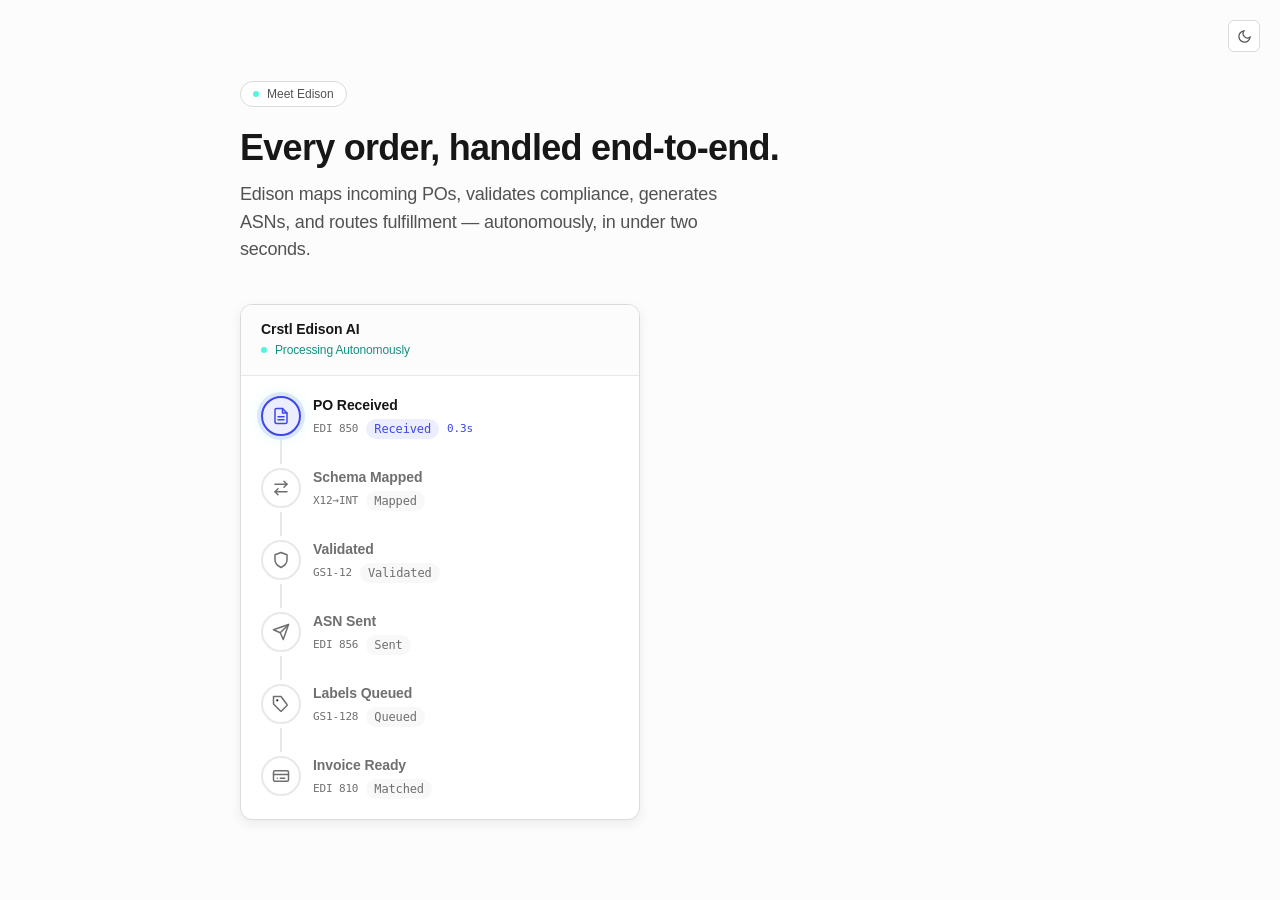
<file: crstl-edison-pipeline.html>
<!DOCTYPE html>
<html lang="en" data-theme="light">
<head>
  <meta charset="UTF-8" />
  <meta name="viewport" content="width=device-width, initial-scale=1.0" />
  <title>Edison AI Pipeline · Crstl</title>
  <link rel="stylesheet" href="crstl-design-system.css" />
  <script src="crstl-brand-toggle.js" defer></script>

  <style>
    /* ====================================================================
       EDISON PIPELINE DEMO — vertical layout, no stats, no replay
       All values reference crstl-design-system.css tokens only.
       ==================================================================== */

    .demo-page {
      min-height: 100vh;
      display: grid;
      place-items: center;
      padding: var(--space-20) var(--space-6);
      background: hsl(var(--bg-base));
    }

    .section-container { width: 100%; max-width: 800px; }

    .eyebrow {
      display: inline-flex; align-items: center; gap: var(--space-2);
      height: 26px; padding: 0 var(--space-3);
      border: var(--borderwidth-sm) solid hsl(var(--border-default));
      border-radius: var(--radius-pill);
      background: hsl(var(--bg-surface));
      font: var(--weight-medium) var(--text-xs);
      letter-spacing: var(--tracking-xs);
      color: hsl(var(--text-secondary));
      margin-bottom: var(--space-5);
    }
    .eyebrow-dot {
      width: 6px; height: 6px; border-radius: var(--radius-circle);
      background: hsl(var(--aqua)); flex-shrink: 0;
      animation: aqPulse 2.4s var(--ease-out) infinite;
    }
    @keyframes aqPulse {
      0%   { box-shadow: 0 0 0 0   hsl(var(--aqua) / 0.6); }
      70%  { box-shadow: 0 0 0 6px hsl(var(--aqua) / 0); }
      100% { box-shadow: 0 0 0 0   hsl(var(--aqua) / 0); }
    }
    .section-heading {
      font: var(--weight-bold) var(--title-3);
      letter-spacing: var(--tracking-title-3);
      color: hsl(var(--text-primary));
      margin: 0 0 var(--space-3);
    }
    .section-sub {
      font: var(--text-lg); letter-spacing: var(--tracking-lg);
      color: hsl(var(--text-secondary));
      max-width: 52ch; margin: 0 0 var(--space-10);
    }

    /* ── Pipeline card ──────────────────────────────────────────────── */
    .pipeline-card {
      background: hsl(var(--background-surface-75));
      border: var(--borderwidth-sm) solid hsl(var(--border-default));
      border-radius: var(--radius-xl);
      box-shadow: var(--shadow-md);
      overflow: hidden;
      max-width: 400px;
    }

    /* ── Agent header ───────────────────────────────────────────────── */
    .agent-bar {
      display: flex; align-items: center; gap: var(--space-3);
      padding: var(--space-4) var(--space-5);
      border-bottom: var(--borderwidth-sm) solid hsl(var(--border-muted));
      background: hsl(var(--background-surface-100));
    }
    .agent-name {
      font: var(--weight-semibold) var(--text-sm);
      letter-spacing: var(--tracking-sm);
      color: hsl(var(--text-primary));
      line-height: 1.25;
    }
    .agent-status {
      display: flex; align-items: center; gap: var(--space-2);
      font: var(--text-xs); color: hsl(var(--cat-teal)); margin-top: 2px;
    }
    .live-dot {
      width: 6px; height: 6px; border-radius: var(--radius-circle);
      background: hsl(var(--aqua)); flex-shrink: 0;
      animation: aqPulse 2.4s var(--ease-out) infinite;
    }

    /* ── Vertical pipeline track ─────────────────────────────────────── */
    .pipeline-body { padding: var(--space-5); }
    .pipeline-track { display: flex; flex-direction: column; }

    .pipeline-step {
      display: flex; flex-direction: row; gap: var(--space-3);
    }

    /* left column: node + vertical connector */
    .step-left {
      display: flex; flex-direction: column; align-items: center;
      flex-shrink: 0; width: 40px;
    }

    .step-node {
      width: 40px; height: 40px;
      border-radius: var(--radius-circle);
      display: grid; place-items: center;
      border: 2px solid hsl(var(--border-muted));
      background: hsl(var(--bg-surface));
      flex-shrink: 0; position: relative;
      transition:
        border-color var(--speed-feedback) var(--ease-standard),
        background   var(--speed-feedback) var(--ease-standard),
        box-shadow   var(--speed-feedback) var(--ease-standard);
    }

    /* sonar ring — active only */
    .step-node::after {
      content: ""; position: absolute; inset: -6px;
      border-radius: var(--radius-circle);
      border: 1.5px solid transparent; pointer-events: none;
    }
    .pipeline-step[data-state="active"] .step-node::after {
      animation: sonar 2s var(--ease-out) infinite;
    }
    @keyframes sonar {
      0%   { transform: scale(0.9); border-color: hsl(var(--aqua) / 0.6); }
      100% { transform: scale(1.5); border-color: hsl(var(--aqua) / 0); }
    }

    /* icon layers — CSS handles the swap, no JS needed */
    .node-icon, .node-check {
      position: absolute; display: grid; place-items: center;
      transition: opacity var(--speed-feedback) var(--ease-standard);
    }
    .node-icon  { opacity: 1; }
    .node-check { opacity: 0; }
    .node-icon  svg { stroke: hsl(var(--text-tertiary)); transition: stroke var(--speed-feedback) var(--ease-standard); }
    .node-check svg { stroke: hsl(var(--status-success)); }

    .pipeline-step[data-state="done"] .step-node {
      border-color: hsl(var(--status-success)); background: hsl(var(--success-tint));
    }
    .pipeline-step[data-state="done"] .node-icon  { opacity: 0; }
    .pipeline-step[data-state="done"] .node-check { opacity: 1; }

    .pipeline-step[data-state="active"] .step-node {
      border-color: hsl(var(--accent)); background: hsl(var(--accent-tint));
      box-shadow: 0 0 0 4px hsl(var(--accent) / 0.12), 0 0 16px hsl(var(--aqua) / 0.22);
    }
    .pipeline-step[data-state="active"] .node-icon svg { stroke: hsl(var(--accent)); }

    /* vertical connector */
    .step-conn {
      width: 2px; flex: 1; min-height: 24px;
      background: hsl(var(--border-muted)); margin: 4px 0; position: relative;
    }
    .step-conn-fill {
      position: absolute; top: 0; left: 0; width: 100%; height: 0%;
      background: hsl(var(--accent)); transition: height 0.5s var(--ease-standard);
    }
    .pipeline-step[data-state="done"] .step-conn-fill { height: 100%; }
    .pipeline-step:last-child .step-conn { display: none; }

    /* right column: label + meta */
    .step-right { padding-bottom: var(--space-5); flex: 1; min-width: 0; }
    .pipeline-step:last-child .step-right { padding-bottom: 0; }

    .step-label {
      font: var(--weight-semibold) var(--text-sm);
      letter-spacing: var(--tracking-sm);
      color: hsl(var(--text-tertiary)); line-height: 1.35;
      transition: color var(--speed-feedback) var(--ease-standard);
    }
    .pipeline-step[data-state="done"]   .step-label,
    .pipeline-step[data-state="active"] .step-label { color: hsl(var(--text-primary)); }

    .step-meta {
      display: flex; align-items: center; gap: var(--space-2);
      margin-top: var(--space-1); flex-wrap: wrap;
    }
    .step-code {
      font-family: var(--font-mono); font-size: 0.6875rem; color: hsl(var(--text-tertiary));
    }
    .step-chip {
      display: inline-flex; align-items: center;
      padding: 1px var(--space-2); border-radius: var(--radius-pill);
      font: var(--weight-medium) var(--text-xs); font-family: var(--font-mono);
      background: hsl(var(--bg-muted)); color: hsl(var(--text-tertiary));
      transition: background var(--speed-feedback) var(--ease-standard),
                  color     var(--speed-feedback) var(--ease-standard);
    }
    .pipeline-step[data-state="done"] .step-chip {
      background: hsl(var(--success-tint)); color: hsl(var(--status-success));
    }
    .pipeline-step[data-state="active"] .step-chip {
      background: hsl(var(--accent-tint)); color: hsl(var(--accent));
    }
    .step-timing {
      font-family: var(--font-mono); font-size: 0.6875rem;
      color: hsl(var(--status-success)); opacity: 0;
      transition: opacity var(--speed-feedback) var(--ease-standard);
    }
    .pipeline-step[data-state="done"]   .step-timing { opacity: 1; }
    .pipeline-step[data-state="active"] .step-timing { color: hsl(var(--accent)); opacity: 1; }

    /* ── Theme toggle ────────────────────────────────────────────────── */
    .page-controls { position: fixed; top: var(--space-5); right: var(--space-5); }
    .theme-btn {
      width: var(--size-control-sm); height: var(--size-control-sm);
      display: grid; place-items: center;
      border: var(--borderwidth-sm) solid hsl(var(--border-default));
      border-radius: var(--radius-md);
      background: hsl(var(--bg-surface));
      color: hsl(var(--text-secondary));
      cursor: pointer; transition: var(--transition-interactive);
    }
    .theme-btn:hover { background: hsl(var(--bg-hover)); color: hsl(var(--text-primary)); }
  </style>
</head>
<body>

  <div class="page-controls">
    <button class="theme-btn" id="themeToggle" aria-label="Toggle theme">
      <svg width="15" height="15" viewBox="0 0 24 24" fill="none" stroke="currentColor" stroke-width="2" stroke-linecap="round">
        <path d="M21 12.8A9 9 0 1 1 11.2 3 7 7 0 0 0 21 12.8Z"/>
      </svg>
    </button>
  </div>

  <div class="demo-page">
    <div class="section-container">

      <span class="eyebrow"><span class="eyebrow-dot"></span>Meet Edison</span>
      <h2 class="section-heading">Every order, handled end-to-end.</h2>
      <p class="section-sub">Edison maps incoming POs, validates compliance, generates ASNs, and routes fulfillment — autonomously, in under two seconds.</p>

      <div class="pipeline-card">
        <div class="agent-bar">
          <div>
            <div class="agent-name">Crstl Edison AI</div>
            <div class="agent-status">
              <span class="live-dot"></span>
              Processing Autonomously
            </div>
          </div>
        </div>
        <div class="pipeline-body">
          <div class="pipeline-track" id="pipelineTrack"></div>
        </div>
      </div>

    </div>
  </div>

  <script>
    const reduceMotion = window.matchMedia('(prefers-reduced-motion: reduce)').matches;

    document.getElementById('themeToggle').addEventListener('click', () => {
      const r = document.documentElement;
      r.setAttribute('data-theme', r.getAttribute('data-theme') === 'dark' ? 'light' : 'dark');
    });

    (function pipeline(){
      const track = document.getElementById('pipelineTrack');

      const steps = [
        { label: 'PO Received',   code: 'EDI 850',  chip: 'Received',  timing: '0.3s', icon: 'doc'    },
        { label: 'Schema Mapped', code: 'X12→INT',  chip: 'Mapped',    timing: '0.5s', icon: 'arrows' },
        { label: 'Validated',     code: 'GS1-12',   chip: 'Validated', timing: '0.8s', icon: 'shield' },
        { label: 'ASN Sent',      code: 'EDI 856',  chip: 'Sent',      timing: '1.1s', icon: 'send'   },
        { label: 'Labels Queued', code: 'GS1-128',  chip: 'Queued',    timing: '1.4s', icon: 'tag'    },
        { label: 'Invoice Ready', code: 'EDI 810',  chip: 'Matched',   timing: '1.7s', icon: 'receipt'},
      ];

      const ICONS = {
        doc:    `<svg width="18" height="18" viewBox="0 0 24 24" fill="none" stroke="currentColor" stroke-width="2" stroke-linecap="round" stroke-linejoin="round"><path d="M14 2H6a2 2 0 0 0-2 2v16a2 2 0 0 0 2 2h12a2 2 0 0 0 2-2V8Z"/><polyline points="14 2 14 8 20 8"/><line x1="16" y1="13" x2="8" y2="13"/><line x1="16" y1="17" x2="8" y2="17"/></svg>`,
        arrows: `<svg width="18" height="18" viewBox="0 0 24 24" fill="none" stroke="currentColor" stroke-width="2" stroke-linecap="round" stroke-linejoin="round"><path d="m16 3 4 4-4 4"/><path d="M20 7H4"/><path d="m8 21-4-4 4-4"/><path d="M4 17h16"/></svg>`,
        shield: `<svg width="18" height="18" viewBox="0 0 24 24" fill="none" stroke="currentColor" stroke-width="2" stroke-linecap="round" stroke-linejoin="round"><path d="M12 22s8-4 8-10V5l-8-3-8 3v7c0 6 8 10 8 10Z"/></svg>`,
        send:   `<svg width="18" height="18" viewBox="0 0 24 24" fill="none" stroke="currentColor" stroke-width="2" stroke-linecap="round" stroke-linejoin="round"><path d="m22 2-7 20-4-9-9-4 20-7Z"/><path d="M22 2 11 13"/></svg>`,
        tag:    `<svg width="18" height="18" viewBox="0 0 24 24" fill="none" stroke="currentColor" stroke-width="2" stroke-linecap="round" stroke-linejoin="round"><path d="M12 2H2v10l9.29 9.29a1 1 0 0 0 1.41 0l7.3-7.3a1 1 0 0 0 0-1.41Z"/><circle cx="7" cy="7" r="1.5" fill="currentColor" stroke="none"/></svg>`,
        receipt:`<svg width="18" height="18" viewBox="0 0 24 24" fill="none" stroke="currentColor" stroke-width="2" stroke-linecap="round" stroke-linejoin="round"><rect x="2" y="5" width="20" height="14" rx="2"/><line x1="2" y1="10" x2="22" y2="10"/><line x1="7" y1="15" x2="7" y2="15.01"/><line x1="11" y1="15" x2="17" y2="15"/></svg>`,
      };
      const CHECK = `<svg width="16" height="16" viewBox="0 0 24 24" fill="none" stroke="currentColor" stroke-width="2.5" stroke-linecap="round" stroke-linejoin="round"><path d="M20 6 9 17l-5-5"/></svg>`;

      const stepEls = steps.map(s => {
        const el = document.createElement('div');
        el.className = 'pipeline-step';
        el.dataset.state = 'pending';
        el.innerHTML = `
          <div class="step-left">
            <div class="step-node">
              <span class="node-icon">${ICONS[s.icon]}</span>
              <span class="node-check">${CHECK}</span>
            </div>
            <div class="step-conn"><div class="step-conn-fill"></div></div>
          </div>
          <div class="step-right">
            <div class="step-label">${s.label}</div>
            <div class="step-meta">
              <span class="step-code">${s.code}</span>
              <span class="step-chip">${s.chip}</span>
              <span class="step-timing">${s.timing}</span>
            </div>
          </div>`;
        track.appendChild(el);
        return el;
      });

      let cur = 0, timer = null;
      function reset() { stepEls.forEach(el => { el.dataset.state = 'pending'; }); cur = 0; }
      function tick() {
        if (cur >= steps.length) { clearInterval(timer); setTimeout(() => { reset(); run(); }, 2200); return; }
        if (cur > 0) stepEls[cur - 1].dataset.state = 'done';
        stepEls[cur].dataset.state = 'active';
        cur++;
      }
      function run() {
        if (reduceMotion) { steps.forEach((_, i) => { stepEls[i].dataset.state = 'done'; }); return; }
        tick(); timer = setInterval(tick, 1600);
      }
      run();
    })();
  </script>
</body>
</html>
</file>
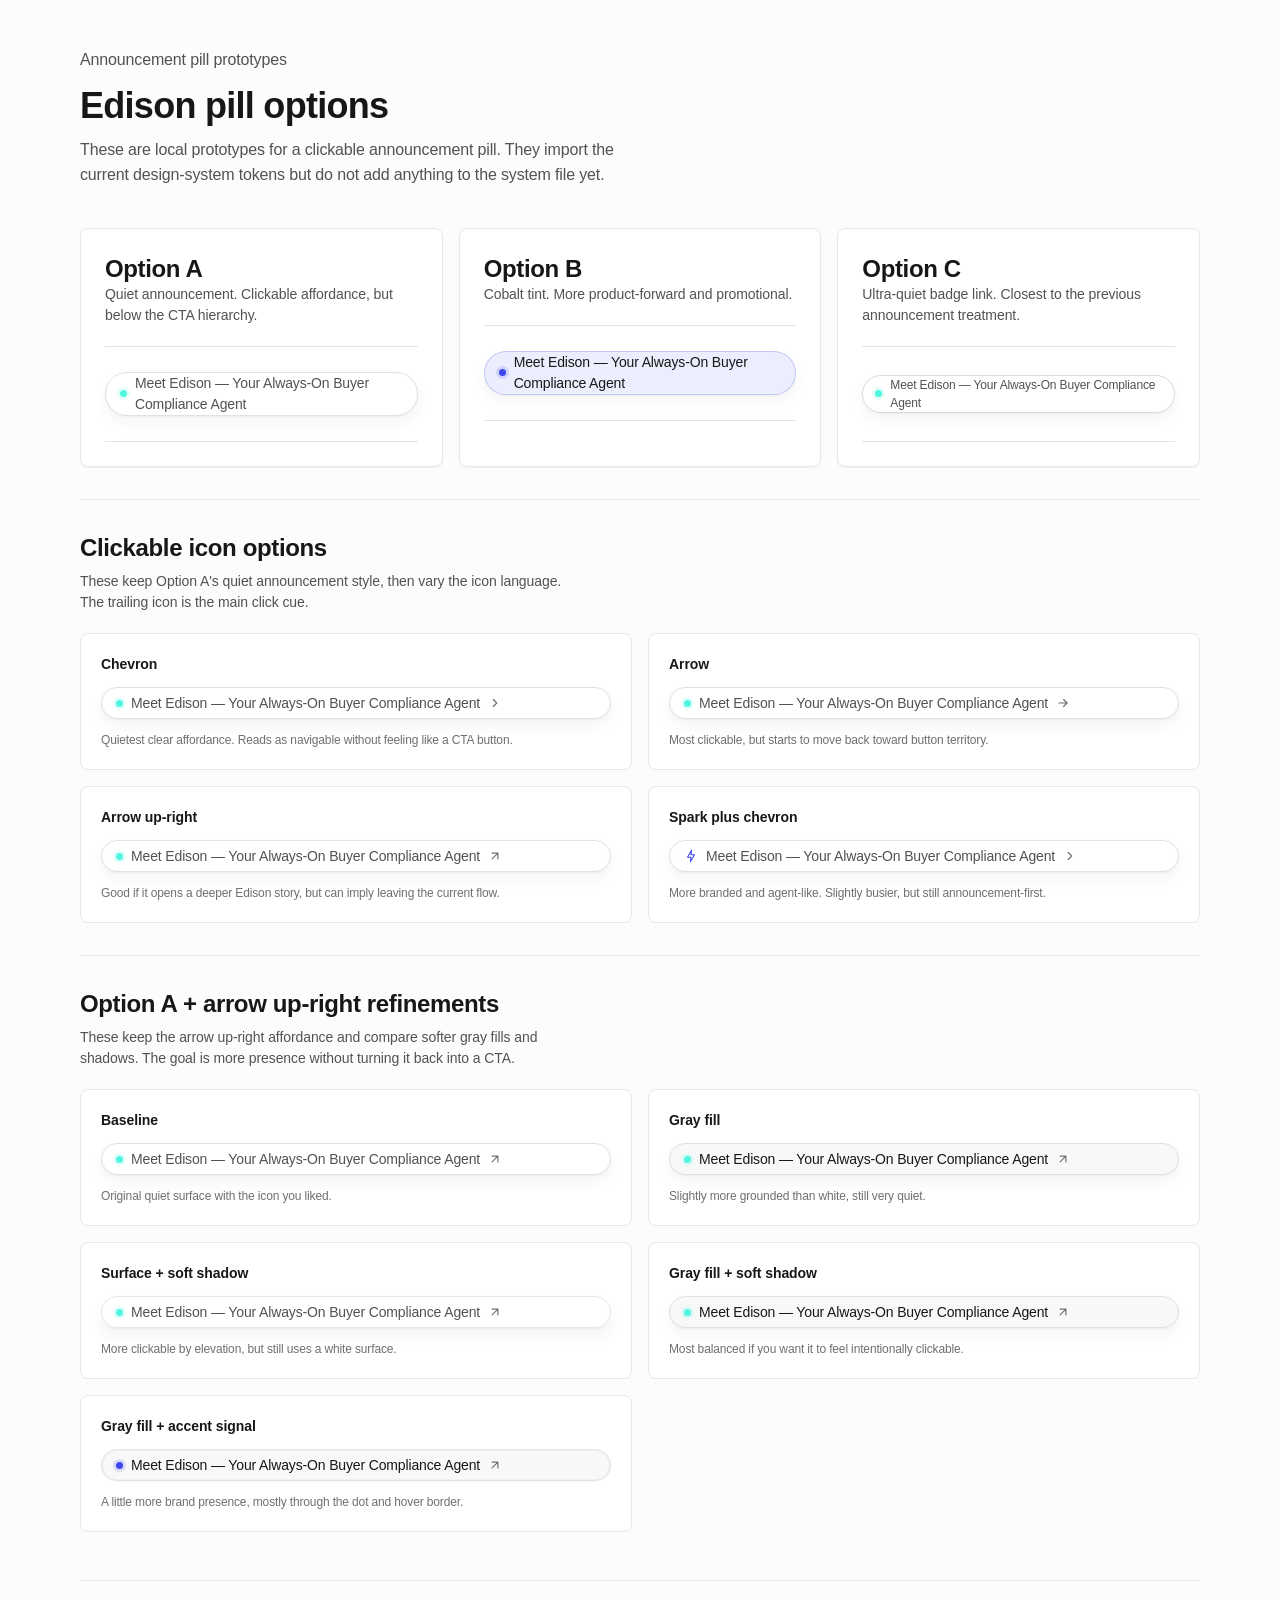
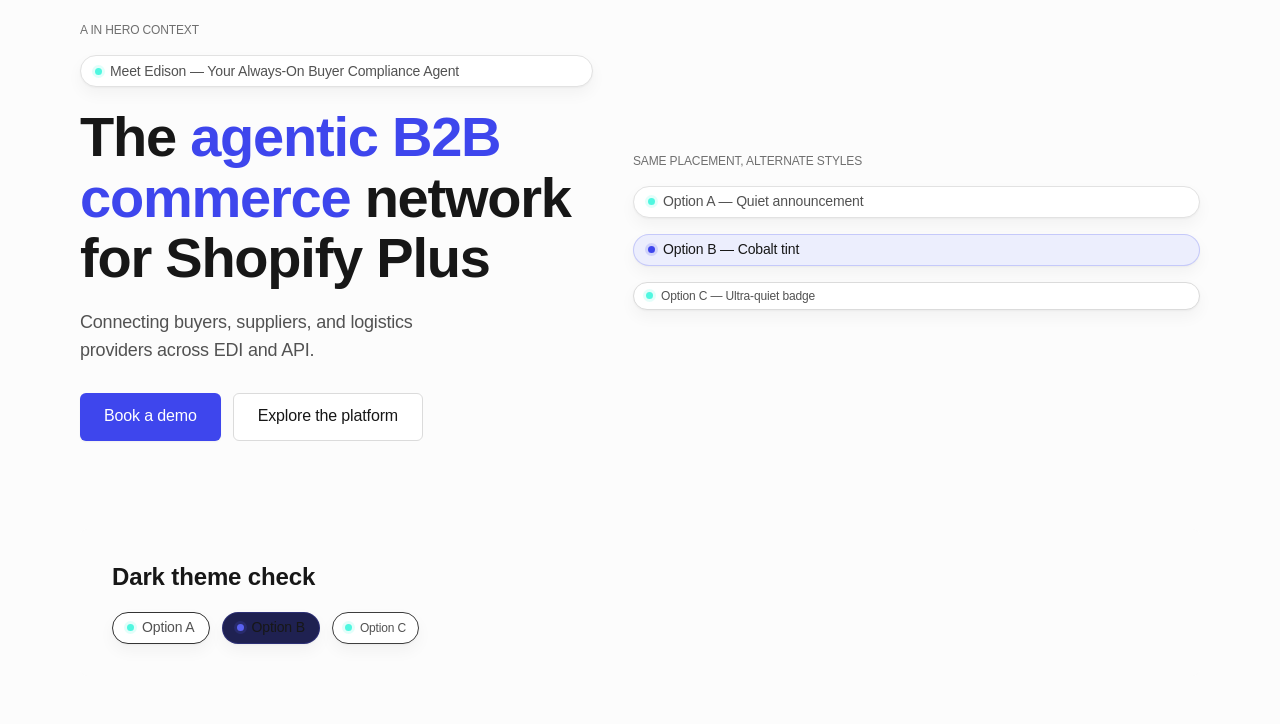
<file: crstl-pill-options.html>
<!DOCTYPE html>
<html lang="en">
<head>
  <meta charset="UTF-8" />
  <meta name="viewport" content="width=device-width, initial-scale=1.0" />
  <title>Crstl Pill Options</title>
  <link rel="stylesheet" href="crstl-design-system.css" />
  <script src="crstl-brand-toggle.js" defer></script>
  <style>
    :root {
      --preview-muted-line: hsl(var(--border-secondary));
    }

    body {
      min-height: 100vh;
    }

    .preview-shell {
      width: min(100% - 48px, var(--content-width));
      margin-inline: auto;
      padding-block: var(--space-12);
    }

    .preview-header {
      display: grid;
      gap: var(--space-3);
      max-width: 760px;
      margin-bottom: var(--space-10);
    }

    .preview-kicker {
      font: var(--weight-medium) var(--text-sm);
      letter-spacing: var(--tracking-sm);
      color: hsl(var(--text-secondary));
      margin: 0;
    }

    .preview-header h1 {
      font: var(--weight-bold) var(--title-3);
      letter-spacing: var(--tracking-title-3);
      margin: 0;
    }

    .preview-header p {
      font: var(--text-base);
      letter-spacing: var(--tracking-base);
      color: hsl(var(--text-secondary));
      margin: 0;
      max-width: 62ch;
    }

    .option-grid {
      display: grid;
      grid-template-columns: repeat(3, minmax(0, 1fr));
      gap: var(--space-4);
      align-items: stretch;
    }

    .option-panel {
      display: grid;
      align-content: start;
      gap: var(--space-5);
      padding: var(--space-6);
      border: var(--borderwidth-sm) solid hsl(var(--border-muted));
      border-radius: var(--radius-lg);
      background: hsl(var(--bg-surface));
      box-shadow: var(--shadow-sm);
    }

    .option-panel h2 {
      font: var(--weight-semibold) var(--title-1);
      letter-spacing: var(--tracking-title-1);
      margin: 0;
    }

    .option-panel p {
      font: var(--text-sm);
      letter-spacing: var(--tracking-sm);
      color: hsl(var(--text-secondary));
      margin: 0;
    }

    .option-stage {
      display: flex;
      min-height: 96px;
      align-items: center;
      border-block: var(--borderwidth-sm) solid var(--preview-muted-line);
    }

    .crstl-pill {
      --pill-height: 32px;
      --pill-pad: 0 14px;
      --pill-font: var(--text-sm);
      --pill-gap: var(--space-2);
      --pill-bg: hsl(var(--bg-surface));
      --pill-border: hsl(var(--border-secondary));
      --pill-color: hsl(var(--text-secondary));
      --pill-hover-bg: hsl(var(--bg-hover));
      --pill-hover-border: hsl(var(--border-default));
      --pill-hover-color: hsl(var(--text-primary));
      --pill-dot: hsl(var(--aqua));

      display: inline-flex;
      align-items: center;
      gap: var(--pill-gap);
      min-height: var(--pill-height);
      max-width: 100%;
      padding: var(--pill-pad);
      color: var(--pill-color);
      background: var(--pill-bg);
      border: var(--borderwidth-sm) solid var(--pill-border);
      border-radius: var(--radius-pill);
      box-shadow: var(--pill-shadow, none);
      font: var(--weight-medium) var(--pill-font);
      text-decoration: none;
      white-space: normal;
      transition: var(--transition-interactive);
    }

    .crstl-pill:hover {
      color: var(--pill-hover-color);
      background: var(--pill-hover-bg);
      border-color: var(--pill-hover-border);
      box-shadow: var(--pill-hover-shadow, var(--pill-shadow, none));
    }

    .crstl-pill:focus-visible {
      outline: var(--focus-ring-width) solid hsl(var(--focus-ring));
      outline-offset: var(--focus-ring-offset);
      box-shadow: 0 0 0 var(--focus-ring-offset) hsl(var(--bg-base));
    }

    .crstl-pill__dot {
      flex: none;
      width: 7px;
      height: 7px;
      border-radius: var(--radius-circle);
      background: var(--pill-dot);
      box-shadow: 0 0 0 3px color-mix(in srgb, var(--pill-dot) 16%, transparent);
    }

    .crstl-pill__icon {
      flex: none;
      width: 14px;
      height: 14px;
      color: hsl(var(--text-tertiary));
      transition: transform var(--speed-feedback) var(--ease-standard),
                  color var(--speed-feedback) var(--ease-standard);
    }

    .crstl-pill:hover .crstl-pill__icon {
      color: currentColor;
      transform: translateX(1px);
    }

    .crstl-pill__spark {
      flex: none;
      width: 14px;
      height: 14px;
      color: hsl(var(--accent));
    }

    .crstl-pill--tint {
      --pill-bg: hsl(var(--accent-tint));
      --pill-border: hsl(var(--accent) / 0.22);
      --pill-color: hsl(var(--text-primary));
      --pill-hover-bg: hsl(var(--accent-tint));
      --pill-hover-border: hsl(var(--accent) / 0.42);
      --pill-hover-color: hsl(var(--accent));
      --pill-dot: hsl(var(--accent));
    }

    .crstl-pill--badge {
      --pill-height: 28px;
      --pill-pad: 0 var(--space-3);
      --pill-font: var(--text-xs);
      --pill-bg: hsl(var(--bg-surface));
      --pill-border: hsl(var(--border-default));
      --pill-color: hsl(var(--text-secondary));
      --pill-hover-bg: hsl(var(--bg-surface));
      --pill-hover-border: hsl(var(--border-strong));
      --pill-hover-color: hsl(var(--text-primary));
    }

    .crstl-pill--gray {
      --pill-bg: hsl(var(--bg-muted));
      --pill-border: hsl(var(--border-secondary));
      --pill-color: hsl(var(--text-primary));
      --pill-hover-bg: hsl(var(--bg-hover));
      --pill-hover-border: hsl(var(--border-default));
      --pill-hover-color: hsl(var(--text-primary));
    }

    .crstl-pill--surface-shadow {
      --pill-border: hsl(var(--border-muted));
      --pill-shadow:
        0 1px 2px hsl(0 0% 0% / 0.04),
        0 8px 18px hsl(0 0% 0% / 0.05);
      --pill-hover-border: hsl(var(--border-default));
      --pill-hover-shadow:
        0 1px 2px hsl(0 0% 0% / 0.05),
        0 10px 24px hsl(0 0% 0% / 0.07);
    }

    .crstl-pill--gray-shadow {
      --pill-bg: hsl(var(--bg-muted));
      --pill-border: hsl(var(--border-secondary));
      --pill-color: hsl(var(--text-primary));
      --pill-hover-bg: hsl(var(--bg-hover));
      --pill-hover-border: hsl(var(--border-default));
      --pill-shadow:
        0 1px 2px hsl(0 0% 0% / 0.04),
        0 7px 16px hsl(0 0% 0% / 0.045);
      --pill-hover-shadow:
        0 1px 2px hsl(0 0% 0% / 0.05),
        0 10px 22px hsl(0 0% 0% / 0.065);
    }

    .crstl-pill--gray-accent {
      --pill-bg: hsl(var(--bg-muted));
      --pill-border: hsl(var(--border-secondary));
      --pill-color: hsl(var(--text-primary));
      --pill-hover-bg: hsl(var(--bg-hover));
      --pill-hover-border: hsl(var(--accent) / 0.32);
      --pill-hover-color: hsl(var(--text-primary));
      --pill-dot: hsl(var(--accent));
      --pill-shadow:
        inset 0 0 0 1px hsl(var(--accent) / 0.04),
        0 1px 2px hsl(0 0% 0% / 0.035);
    }

    .icon-comparison {
      margin-top: var(--space-8);
      padding-top: var(--space-8);
      border-top: var(--borderwidth-sm) solid hsl(var(--border-muted));
    }

    .icon-comparison h2 {
      font: var(--weight-semibold) var(--title-1);
      letter-spacing: var(--tracking-title-1);
      margin: 0 0 var(--space-2);
    }

    .icon-comparison > p {
      font: var(--text-sm);
      letter-spacing: var(--tracking-sm);
      color: hsl(var(--text-secondary));
      max-width: 64ch;
      margin: 0 0 var(--space-5);
    }

    .icon-grid {
      display: grid;
      grid-template-columns: repeat(2, minmax(0, 1fr));
      gap: var(--space-4);
    }

    .icon-panel {
      display: grid;
      gap: var(--space-3);
      padding: var(--space-5);
      border: var(--borderwidth-sm) solid hsl(var(--border-muted));
      border-radius: var(--radius-lg);
      background: hsl(var(--bg-surface));
    }

    .icon-panel h3 {
      font: var(--weight-semibold) var(--text-sm);
      letter-spacing: var(--tracking-sm);
      margin: 0;
    }

    .icon-panel p {
      font: var(--text-xs);
      color: hsl(var(--text-tertiary));
      margin: 0;
    }

    .hero-comparison {
      margin-top: var(--space-12);
      display: grid;
      grid-template-columns: 0.95fr 1.05fr;
      gap: var(--space-10);
      align-items: center;
      padding-block: var(--space-10);
      border-top: var(--borderwidth-sm) solid hsl(var(--border-muted));
    }

    .hero-stack {
      display: grid;
      gap: var(--space-4);
      align-content: start;
    }

    .hero-copy {
      display: grid;
      gap: var(--space-5);
    }

    .hero-copy h2 {
      font: var(--weight-bold) var(--title-4);
      letter-spacing: var(--tracking-title-4);
      margin: 0;
    }

    .hero-copy h2 span {
      color: hsl(var(--accent));
    }

    .hero-copy p {
      font: var(--text-lg);
      letter-spacing: var(--tracking-lg);
      color: hsl(var(--text-secondary));
      max-width: 34ch;
      margin: 0;
    }

    .hero-actions {
      display: flex;
      flex-wrap: wrap;
      gap: var(--space-3);
      margin-top: var(--space-2);
    }

    .stack-label {
      font: var(--weight-medium) var(--text-xs);
      color: hsl(var(--text-tertiary));
      text-transform: uppercase;
    }

    [data-theme="dark"].dark-strip {
      margin-top: var(--space-12);
      padding: var(--space-8);
      border-radius: var(--radius-lg);
      background: hsl(var(--bg-base));
      color: hsl(var(--text-primary));
    }

    .dark-strip h2 {
      font: var(--weight-semibold) var(--title-1);
      margin: 0 0 var(--space-5);
    }

    .dark-row {
      display: flex;
      flex-wrap: wrap;
      gap: var(--space-3);
    }

    @media (max-width: 900px) {
      .option-grid,
      .icon-grid,
      .hero-comparison {
        grid-template-columns: 1fr;
      }
    }
  </style>
</head>
<body>
  <main class="preview-shell">
    <header class="preview-header">
      <p class="preview-kicker">Announcement pill prototypes</p>
      <h1>Edison pill options</h1>
      <p>These are local prototypes for a clickable announcement pill. They import the current design-system tokens but do not add anything to the system file yet.</p>
    </header>

    <section class="option-grid" aria-label="Pill style options">
      <article class="option-panel">
        <div>
          <h2>Option A</h2>
          <p>Quiet announcement. Clickable affordance, but below the CTA hierarchy.</p>
        </div>
        <div class="option-stage">
          <a href="crstl-edison-pipeline.html" class="crstl-pill">
            <span class="crstl-pill__dot" aria-hidden="true"></span>
            Meet Edison &mdash; Your Always-On Buyer Compliance Agent
          </a>
        </div>
      </article>

      <article class="option-panel">
        <div>
          <h2>Option B</h2>
          <p>Cobalt tint. More product-forward and promotional.</p>
        </div>
        <div class="option-stage">
          <a href="crstl-edison-pipeline.html" class="crstl-pill crstl-pill--tint">
            <span class="crstl-pill__dot" aria-hidden="true"></span>
            Meet Edison &mdash; Your Always-On Buyer Compliance Agent
          </a>
        </div>
      </article>

      <article class="option-panel">
        <div>
          <h2>Option C</h2>
          <p>Ultra-quiet badge link. Closest to the previous announcement treatment.</p>
        </div>
        <div class="option-stage">
          <a href="crstl-edison-pipeline.html" class="crstl-pill crstl-pill--badge">
            <span class="crstl-pill__dot" aria-hidden="true"></span>
            Meet Edison &mdash; Your Always-On Buyer Compliance Agent
          </a>
        </div>
      </article>
    </section>

    <section class="icon-comparison" aria-label="Clickable icon options">
      <h2>Clickable icon options</h2>
      <p>These keep Option A's quiet announcement style, then vary the icon language. The trailing icon is the main click cue.</p>

      <div class="icon-grid">
        <article class="icon-panel">
          <h3>Chevron</h3>
          <a href="crstl-edison-pipeline.html" class="crstl-pill">
            <span class="crstl-pill__dot" aria-hidden="true"></span>
            Meet Edison &mdash; Your Always-On Buyer Compliance Agent
            <svg class="crstl-pill__icon" viewBox="0 0 24 24" fill="none" stroke="currentColor" stroke-width="2" stroke-linecap="round" stroke-linejoin="round" aria-hidden="true"><path d="m9 18 6-6-6-6"/></svg>
          </a>
          <p>Quietest clear affordance. Reads as navigable without feeling like a CTA button.</p>
        </article>

        <article class="icon-panel">
          <h3>Arrow</h3>
          <a href="crstl-edison-pipeline.html" class="crstl-pill">
            <span class="crstl-pill__dot" aria-hidden="true"></span>
            Meet Edison &mdash; Your Always-On Buyer Compliance Agent
            <svg class="crstl-pill__icon" viewBox="0 0 24 24" fill="none" stroke="currentColor" stroke-width="2" stroke-linecap="round" stroke-linejoin="round" aria-hidden="true"><path d="M5 12h14M13 6l6 6-6 6"/></svg>
          </a>
          <p>Most clickable, but starts to move back toward button territory.</p>
        </article>

        <article class="icon-panel">
          <h3>Arrow up-right</h3>
          <a href="crstl-edison-pipeline.html" class="crstl-pill">
            <span class="crstl-pill__dot" aria-hidden="true"></span>
            Meet Edison &mdash; Your Always-On Buyer Compliance Agent
            <svg class="crstl-pill__icon" viewBox="0 0 24 24" fill="none" stroke="currentColor" stroke-width="2" stroke-linecap="round" stroke-linejoin="round" aria-hidden="true"><path d="M7 17 17 7M7 7h10v10"/></svg>
          </a>
          <p>Good if it opens a deeper Edison story, but can imply leaving the current flow.</p>
        </article>

        <article class="icon-panel">
          <h3>Spark plus chevron</h3>
          <a href="crstl-edison-pipeline.html" class="crstl-pill">
            <svg class="crstl-pill__spark" viewBox="0 0 24 24" fill="none" stroke="currentColor" stroke-width="1.8" stroke-linecap="round" stroke-linejoin="round" aria-hidden="true"><path d="M13 2 6 14h6l-1 8 7-12h-6l1-8Z"/></svg>
            Meet Edison &mdash; Your Always-On Buyer Compliance Agent
            <svg class="crstl-pill__icon" viewBox="0 0 24 24" fill="none" stroke="currentColor" stroke-width="2" stroke-linecap="round" stroke-linejoin="round" aria-hidden="true"><path d="m9 18 6-6-6-6"/></svg>
          </a>
          <p>More branded and agent-like. Slightly busier, but still announcement-first.</p>
        </article>
      </div>
    </section>

    <section class="icon-comparison refinement-comparison" aria-label="Option A arrow up right refinements">
      <h2>Option A + arrow up-right refinements</h2>
      <p>These keep the arrow up-right affordance and compare softer gray fills and shadows. The goal is more presence without turning it back into a CTA.</p>

      <div class="icon-grid">
        <article class="icon-panel">
          <h3>Baseline</h3>
          <a href="crstl-edison-pipeline.html" class="crstl-pill">
            <span class="crstl-pill__dot" aria-hidden="true"></span>
            Meet Edison &mdash; Your Always-On Buyer Compliance Agent
            <svg class="crstl-pill__icon" viewBox="0 0 24 24" fill="none" stroke="currentColor" stroke-width="2" stroke-linecap="round" stroke-linejoin="round" aria-hidden="true"><path d="M7 17 17 7M7 7h10v10"/></svg>
          </a>
          <p>Original quiet surface with the icon you liked.</p>
        </article>

        <article class="icon-panel">
          <h3>Gray fill</h3>
          <a href="crstl-edison-pipeline.html" class="crstl-pill crstl-pill--gray">
            <span class="crstl-pill__dot" aria-hidden="true"></span>
            Meet Edison &mdash; Your Always-On Buyer Compliance Agent
            <svg class="crstl-pill__icon" viewBox="0 0 24 24" fill="none" stroke="currentColor" stroke-width="2" stroke-linecap="round" stroke-linejoin="round" aria-hidden="true"><path d="M7 17 17 7M7 7h10v10"/></svg>
          </a>
          <p>Slightly more grounded than white, still very quiet.</p>
        </article>

        <article class="icon-panel">
          <h3>Surface + soft shadow</h3>
          <a href="crstl-edison-pipeline.html" class="crstl-pill crstl-pill--surface-shadow">
            <span class="crstl-pill__dot" aria-hidden="true"></span>
            Meet Edison &mdash; Your Always-On Buyer Compliance Agent
            <svg class="crstl-pill__icon" viewBox="0 0 24 24" fill="none" stroke="currentColor" stroke-width="2" stroke-linecap="round" stroke-linejoin="round" aria-hidden="true"><path d="M7 17 17 7M7 7h10v10"/></svg>
          </a>
          <p>More clickable by elevation, but still uses a white surface.</p>
        </article>

        <article class="icon-panel">
          <h3>Gray fill + soft shadow</h3>
          <a href="crstl-edison-pipeline.html" class="crstl-pill crstl-pill--gray-shadow">
            <span class="crstl-pill__dot" aria-hidden="true"></span>
            Meet Edison &mdash; Your Always-On Buyer Compliance Agent
            <svg class="crstl-pill__icon" viewBox="0 0 24 24" fill="none" stroke="currentColor" stroke-width="2" stroke-linecap="round" stroke-linejoin="round" aria-hidden="true"><path d="M7 17 17 7M7 7h10v10"/></svg>
          </a>
          <p>Most balanced if you want it to feel intentionally clickable.</p>
        </article>

        <article class="icon-panel">
          <h3>Gray fill + accent signal</h3>
          <a href="crstl-edison-pipeline.html" class="crstl-pill crstl-pill--gray-accent">
            <span class="crstl-pill__dot" aria-hidden="true"></span>
            Meet Edison &mdash; Your Always-On Buyer Compliance Agent
            <svg class="crstl-pill__icon" viewBox="0 0 24 24" fill="none" stroke="currentColor" stroke-width="2" stroke-linecap="round" stroke-linejoin="round" aria-hidden="true"><path d="M7 17 17 7M7 7h10v10"/></svg>
          </a>
          <p>A little more brand presence, mostly through the dot and hover border.</p>
        </article>
      </div>
    </section>

    <section class="hero-comparison" aria-label="Hero context comparison">
      <div class="hero-copy">
        <div class="hero-stack">
          <span class="stack-label">A in hero context</span>
          <a href="crstl-edison-pipeline.html" class="crstl-pill">
            <span class="crstl-pill__dot" aria-hidden="true"></span>
            Meet Edison &mdash; Your Always-On Buyer Compliance Agent
          </a>
        </div>
        <h2>The <span>agentic B2B commerce</span> network for Shopify Plus</h2>
        <p>Connecting buyers, suppliers, and logistics providers across EDI and API.</p>
        <div class="hero-actions">
          <a href="#" class="crstl-button crstl-button--primary crstl-button--lg on-accent">Book a demo</a>
          <a href="#" class="crstl-button crstl-button--secondary crstl-button--lg">Explore the platform</a>
        </div>
      </div>

      <div class="hero-stack">
        <span class="stack-label">Same placement, alternate styles</span>
        <a href="crstl-edison-pipeline.html" class="crstl-pill">
          <span class="crstl-pill__dot" aria-hidden="true"></span>
          Option A &mdash; Quiet announcement
        </a>
        <a href="crstl-edison-pipeline.html" class="crstl-pill crstl-pill--tint">
          <span class="crstl-pill__dot" aria-hidden="true"></span>
          Option B &mdash; Cobalt tint
        </a>
        <a href="crstl-edison-pipeline.html" class="crstl-pill crstl-pill--badge">
          <span class="crstl-pill__dot" aria-hidden="true"></span>
          Option C &mdash; Ultra-quiet badge
        </a>
      </div>
    </section>

    <section class="dark-strip" data-theme="dark" aria-label="Dark theme pill check">
      <h2>Dark theme check</h2>
      <div class="dark-row">
        <a href="crstl-edison-pipeline.html" class="crstl-pill">
          <span class="crstl-pill__dot" aria-hidden="true"></span>
          Option A
        </a>
        <a href="crstl-edison-pipeline.html" class="crstl-pill crstl-pill--tint">
          <span class="crstl-pill__dot" aria-hidden="true"></span>
          Option B
        </a>
        <a href="crstl-edison-pipeline.html" class="crstl-pill crstl-pill--badge">
          <span class="crstl-pill__dot" aria-hidden="true"></span>
          Option C
        </a>
      </div>
    </section>
  </main>
</body>
</html>
</file>
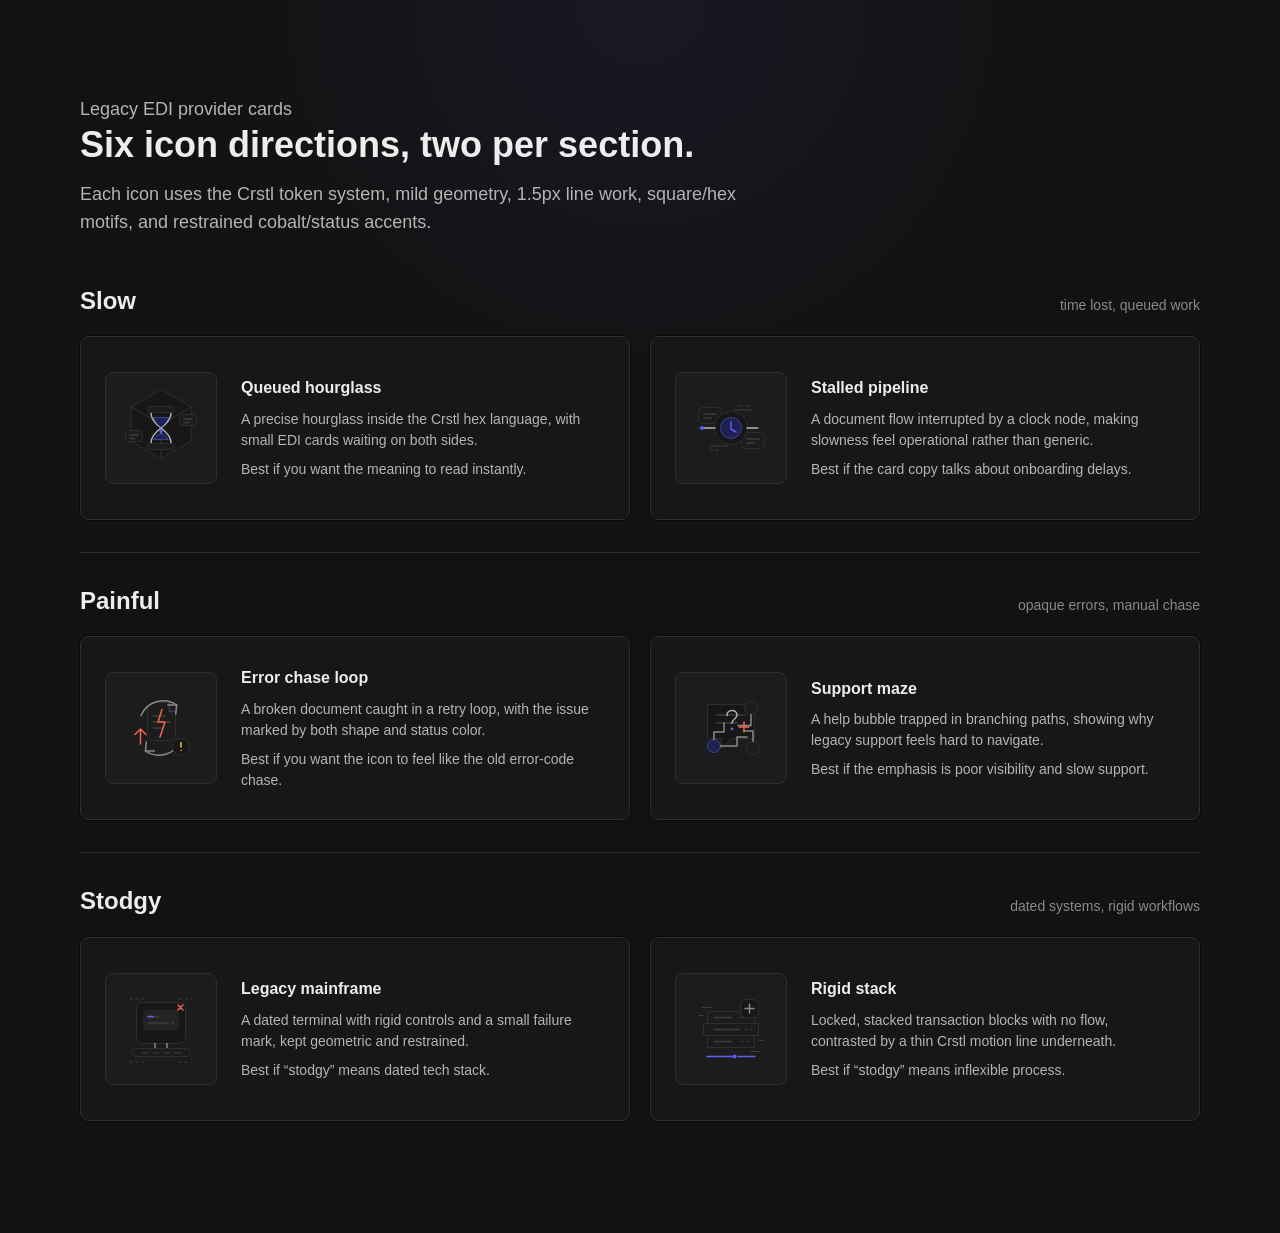
<file: legacy-provider-icon-options.html>
<!DOCTYPE html>
<html lang="en" data-theme="dark">
<head>
  <meta charset="UTF-8" />
  <meta name="viewport" content="width=device-width, initial-scale=1.0" />
  <title>Crstl Legacy Provider Icon Options</title>
  <link rel="stylesheet" href="crstl-design-system.css" />
  <style>
    :root {
      --preview-icon-size: 112px;
      --preview-card-min: 260px;
    }

    body {
      min-height: 100vh;
      background:
        radial-gradient(circle at 50% 0%, hsl(var(--accent) / 0.08), transparent 28rem),
        hsl(var(--bg-base));
    }

    .icon-sheet {
      width: min(1120px, calc(100vw - (var(--space-6) * 2)));
      margin: 0 auto;
      padding: var(--space-20) 0;
    }

    .sheet-head {
      max-width: 680px;
      margin-bottom: var(--space-12);
    }

    .sheet-kicker {
      margin: 0 0 var(--space-3);
      color: hsl(var(--accent));
      font: var(--weight-medium) var(--text-sm);
      letter-spacing: 0;
    }

    .sheet-head h1 {
      margin: 0;
      color: hsl(var(--text-primary));
      font: var(--weight-bold) var(--title-3);
      letter-spacing: 0;
    }

    .sheet-head p {
      margin: var(--space-4) 0 0;
      color: hsl(var(--text-secondary));
      font: var(--text-lg);
      letter-spacing: 0;
    }

    .option-section {
      padding: var(--space-8) 0;
      border-top: var(--borderwidth-sm) solid hsl(var(--border-muted));
    }

    .option-section:first-of-type {
      border-top: 0;
      padding-top: 0;
    }

    .section-label {
      display: grid;
      grid-template-columns: minmax(0, 1fr) auto;
      gap: var(--space-4);
      align-items: end;
      margin-bottom: var(--space-5);
    }

    .section-label h2 {
      margin: 0;
      color: hsl(var(--text-primary));
      font: var(--weight-semibold) var(--title-1);
      letter-spacing: 0;
    }

    .section-label span {
      color: hsl(var(--text-tertiary));
      font: var(--weight-medium) var(--text-sm);
      letter-spacing: 0;
    }

    .option-grid {
      display: grid;
      grid-template-columns: repeat(2, minmax(var(--preview-card-min), 1fr));
      gap: var(--space-5);
    }

    .icon-option {
      display: grid;
      grid-template-columns: var(--preview-icon-size) minmax(0, 1fr);
      gap: var(--space-6);
      align-items: center;
      min-height: 184px;
      padding: var(--space-6);
      background: hsl(var(--bg-surface));
      border: var(--borderwidth-sm) solid hsl(var(--border-muted));
      border-radius: var(--radius-lg);
      box-shadow: var(--shadow-sm);
    }

    .icon-wrap {
      display: grid;
      place-items: center;
      width: var(--preview-icon-size);
      height: var(--preview-icon-size);
      background: hsl(var(--bg-raised));
      border: var(--borderwidth-sm) solid hsl(var(--border-muted));
      border-radius: var(--radius-lg);
      overflow: hidden;
    }

    .icon-option h3 {
      margin: 0;
      color: hsl(var(--text-primary));
      font: var(--weight-semibold) var(--text-base);
      letter-spacing: 0;
    }

    .icon-option p {
      margin: var(--space-2) 0 0;
      color: hsl(var(--text-secondary));
      font: var(--text-sm);
      letter-spacing: 0;
    }

    .usage-note {
      margin-top: var(--space-3);
      color: hsl(var(--text-tertiary));
      font: var(--text-xs);
      letter-spacing: 0;
    }

    .legacy-icon {
      width: 96px;
      height: 96px;
      color: hsl(var(--text-tertiary));
    }

    .legacy-icon .surface {
      fill: hsl(var(--bg-surface));
      stroke: hsl(var(--border-muted));
    }

    .legacy-icon .surface-alt {
      fill: hsl(var(--bg-raised));
      stroke: hsl(var(--border-muted));
    }

    .legacy-icon .muted-line {
      stroke: hsl(var(--border-default));
    }

    .legacy-icon .line {
      stroke: currentColor;
    }

    .legacy-icon .strong-line {
      stroke: hsl(var(--text-secondary));
    }

    .legacy-icon .accent-line {
      stroke: hsl(var(--accent));
    }

    .legacy-icon .accent-fill {
      fill: hsl(var(--accent));
    }

    .legacy-icon .accent-tint {
      fill: hsl(var(--accent-tint));
      stroke: hsl(var(--accent) / 0.5);
    }

    .legacy-icon .warning-line {
      stroke: hsl(var(--status-warning));
    }

    .legacy-icon .destructive-line {
      stroke: hsl(var(--status-destructive));
    }

    .legacy-icon .destructive-fill {
      fill: hsl(var(--status-destructive));
    }

    .legacy-icon .soft-fill {
      fill: hsl(var(--bg-muted));
    }

    .legacy-icon :is(path, rect, circle, ellipse, line, polyline, polygon) {
      vector-effect: non-scaling-stroke;
    }

    .legacy-icon :is(.line, .strong-line, .muted-line, .accent-line, .warning-line, .destructive-line) {
      fill: none;
      stroke-width: 1.5;
      stroke-linecap: round;
      stroke-linejoin: round;
    }

    .legacy-icon .hairline {
      fill: none;
      stroke-width: 1;
      stroke-linecap: round;
      stroke-linejoin: round;
    }

    .legacy-icon .dash {
      stroke-dasharray: 2 4;
    }

    @media (max-width: 760px) {
      .option-grid,
      .icon-option {
        grid-template-columns: 1fr;
      }

      .icon-option {
        align-items: start;
      }
    }
  </style>
</head>
<body>
  <main class="icon-sheet">
    <header class="sheet-head">
      <p class="sheet-kicker">Legacy EDI provider cards</p>
      <h1>Six icon directions, two per section.</h1>
      <p>Each icon uses the Crstl token system, mild geometry, 1.5px line work, square/hex motifs, and restrained cobalt/status accents.</p>
    </header>

    <section class="option-section" aria-labelledby="slowTitle">
      <div class="section-label">
        <h2 id="slowTitle">Slow</h2>
        <span>time lost, queued work</span>
      </div>

      <div class="option-grid">
        <article class="icon-option">
          <div class="icon-wrap">
            <svg class="legacy-icon" viewBox="0 0 96 96" fill="none" role="img" aria-labelledby="slowHourglassTitle">
              <title id="slowHourglassTitle">Slow option 1: queued hourglass</title>
              <path class="surface" d="M48 9.5 78 26.8v34.4L48 78.5 18 61.2V26.8L48 9.5Z" />
              <path class="muted-line hairline" d="M18 27 48 44.5 78 27M48 44.5v34" opacity=".68" />
              <rect class="surface-alt" x="34.5" y="26.5" width="27" height="6" rx="3" />
              <rect class="surface-alt" x="34.5" y="63.5" width="27" height="6" rx="3" />
              <path class="strong-line" d="M38 33.5c.2 5.9 3.8 9.8 10 14.5-6.2 4.7-9.8 8.6-10 14.5" />
              <path class="strong-line" d="M58 33.5c-.2 5.9-3.8 9.8-10 14.5 6.2 4.7 9.8 8.6 10 14.5" />
              <path class="accent-tint" d="M40.5 37.5h15c-1.4 4.1-3.9 7.4-7.5 9.9-3.6-2.5-6.1-5.8-7.5-9.9Z" />
              <path class="accent-line" d="M48 50v8" />
              <path class="accent-tint" d="M40.5 59.5c2.7-3.8 5.2-5.7 7.5-5.7s4.8 1.9 7.5 5.7h-15Z" />
              <rect class="surface-alt" x="12.5" y="50.5" width="17" height="11" rx="3" />
              <path class="muted-line" d="M17 55h8M17 58.5h5" />
              <rect class="surface-alt" x="66.5" y="34.5" width="17" height="11" rx="3" />
              <path class="muted-line" d="M71 39h8M71 42.5h5" />
              <circle class="accent-fill" cx="48" cy="51.5" r="1.6" />
            </svg>
          </div>
          <div>
            <h3>Queued hourglass</h3>
            <p>A precise hourglass inside the Crstl hex language, with small EDI cards waiting on both sides.</p>
            <p class="usage-note">Best if you want the meaning to read instantly.</p>
          </div>
        </article>

        <article class="icon-option">
          <div class="icon-wrap">
            <svg class="legacy-icon" viewBox="0 0 96 96" fill="none" role="img" aria-labelledby="slowPipelineTitle">
              <title id="slowPipelineTitle">Slow option 2: stalled pipeline</title>
              <path class="muted-line hairline dash" d="M15 48h66" />
              <rect class="surface-alt" x="15.5" y="27.5" width="23" height="16" rx="4" />
              <path class="muted-line" d="M21 34h12M21 38h7" />
              <rect class="surface-alt" x="58.5" y="52.5" width="23" height="16" rx="4" />
              <path class="muted-line" d="M64 59h12M64 63h7" />
              <circle class="surface" cx="48" cy="48" r="16.5" />
              <circle class="accent-tint" cx="48" cy="48" r="10.5" />
              <path class="accent-line" d="M48 42v7l5 3" />
              <path class="strong-line" d="M32 48H19M77 48H64" />
              <circle class="accent-fill" cx="19" cy="48" r="2" />
              <circle class="soft-fill" cx="77" cy="48" r="2" />
              <path class="muted-line hairline" d="M27 66h18M51 30h18" />
              <path class="muted-line hairline dash" d="M27 70h12M57 26h12" />
            </svg>
          </div>
          <div>
            <h3>Stalled pipeline</h3>
            <p>A document flow interrupted by a clock node, making slowness feel operational rather than generic.</p>
            <p class="usage-note">Best if the card copy talks about onboarding delays.</p>
          </div>
        </article>
      </div>
    </section>

    <section class="option-section" aria-labelledby="painfulTitle">
      <div class="section-label">
        <h2 id="painfulTitle">Painful</h2>
        <span>opaque errors, manual chase</span>
      </div>

      <div class="option-grid">
        <article class="icon-option">
          <div class="icon-wrap">
            <svg class="legacy-icon" viewBox="0 0 96 96" fill="none" role="img" aria-labelledby="painfulLoopTitle">
              <title id="painfulLoopTitle">Painful option 1: error chase loop</title>
              <rect class="surface-alt" x="34.5" y="22.5" width="28" height="38" rx="5" />
              <path class="muted-line" d="M56.5 22.5v9h6M40 36h12M40 42h17M40 48h9" />
              <path class="line" d="M28 35.5A24 24 0 0 1 63.7 25M68 60.5A24 24 0 0 1 32.4 71" />
              <path class="line" d="M63.7 25h-9M63.7 25l-1 9M32.4 71h9M32.4 71l1-9" />
              <path class="destructive-line" d="M49 29.5 45 42h7l-5 15" />
              <path class="destructive-line" d="M22 54.5 27.5 49l5.5 5.5M27.5 49v15" />
              <circle class="surface" cx="68" cy="67" r="8.5" />
              <path class="warning-line" d="M68 62.5v4.5M68 70.5h.01" />
            </svg>
          </div>
          <div>
            <h3>Error chase loop</h3>
            <p>A broken document caught in a retry loop, with the issue marked by both shape and status color.</p>
            <p class="usage-note">Best if you want the icon to feel like the old error-code chase.</p>
          </div>
        </article>

        <article class="icon-option">
          <div class="icon-wrap">
            <svg class="legacy-icon" viewBox="0 0 96 96" fill="none" role="img" aria-labelledby="painfulMazeTitle">
              <title id="painfulMazeTitle">Painful option 2: support maze</title>
              <path class="surface" d="M24.5 24.5h47v34h-22l-11 10v-10h-14v-34Z" />
              <path class="muted-line" d="M34 35h28M34 43h20" />
              <circle class="accent-tint" cx="31" cy="66" r="6.5" />
              <circle class="surface-alt" cx="68" cy="28" r="6.5" />
              <circle class="surface-alt" cx="70" cy="68" r="6.5" />
              <path class="line" d="M31 59.5V52h10v-9M37.5 66H54v-9h10M68 34.5v11H55M70 61.5V51h-9" />
              <path class="destructive-line" d="M56 47h10M61 42v10" />
              <path class="strong-line" d="M44 35.5c0-3 2.2-5 5-5s5 1.8 5 4.6c0 4.1-5.2 4.2-5.2 8.2" />
              <circle class="accent-fill" cx="49" cy="49" r="1.4" />
            </svg>
          </div>
          <div>
            <h3>Support maze</h3>
            <p>A help bubble trapped in branching paths, showing why legacy support feels hard to navigate.</p>
            <p class="usage-note">Best if the emphasis is poor visibility and slow support.</p>
          </div>
        </article>
      </div>
    </section>

    <section class="option-section" aria-labelledby="stodgyTitle">
      <div class="section-label">
        <h2 id="stodgyTitle">Stodgy</h2>
        <span>dated systems, rigid workflows</span>
      </div>

      <div class="option-grid">
        <article class="icon-option">
          <div class="icon-wrap">
            <svg class="legacy-icon" viewBox="0 0 96 96" fill="none" role="img" aria-labelledby="stodgyMainframeTitle">
              <title id="stodgyMainframeTitle">Stodgy option 1: legacy mainframe</title>
              <rect class="surface" x="23.5" y="21.5" width="49" height="41" rx="6" />
              <rect class="soft-fill" x="30" y="29" width="36" height="20" rx="3" />
              <path class="muted-line" d="M35 36h11M35 42h20M59 42h2" />
              <path class="accent-line" d="M35 35.5h5" />
              <path class="line" d="M35 69.5h26M42 62.5v7M54 62.5v7" />
              <rect class="surface-alt" x="18.5" y="67.5" width="59" height="8" rx="4" />
              <path class="muted-line hairline" d="M29 72h6M40 72h6M51 72h6M62 72h6" />
              <path class="muted-line hairline dash" d="M17 18h13M66 18h13M17 81h13M66 81h13" />
              <path class="destructive-line" d="M65 29 70 24M70 29l-5-5" />
            </svg>
          </div>
          <div>
            <h3>Legacy mainframe</h3>
            <p>A dated terminal with rigid controls and a small failure mark, kept geometric and restrained.</p>
            <p class="usage-note">Best if “stodgy” means dated tech stack.</p>
          </div>
        </article>

        <article class="icon-option">
          <div class="icon-wrap">
            <svg class="legacy-icon" viewBox="0 0 96 96" fill="none" role="img" aria-labelledby="stodgyStackTitle">
              <title id="stodgyStackTitle">Stodgy option 2: rigid stack</title>
              <path class="surface-alt" d="M24.5 30.5h47v12h-47z" />
              <path class="surface-alt" d="M20.5 42.5h55v12h-55z" />
              <path class="surface-alt" d="M24.5 54.5h47v12h-47z" />
              <path class="muted-line" d="M31 36.5h18M31 48.5h25M31 60.5h18" />
              <path class="muted-line hairline dash" d="M58 36.5h8M62 48.5h7M58 60.5h8" />
              <rect class="surface" x="57.5" y="18.5" width="18" height="18" rx="5" />
              <path class="line" d="M62 27.5h9M66.5 23v9" />
              <path class="accent-line" d="M24 75.5h25M55 75.5h17" />
              <circle class="accent-fill" cx="51.5" cy="75.5" r="2" />
              <path class="muted-line hairline" d="M19 26.5h9M68 70.5h9M16 34.5h4M76 59.5h4" />
            </svg>
          </div>
          <div>
            <h3>Rigid stack</h3>
            <p>Locked, stacked transaction blocks with no flow, contrasted by a thin Crstl motion line underneath.</p>
            <p class="usage-note">Best if “stodgy” means inflexible process.</p>
          </div>
        </article>
      </div>
    </section>
  </main>
</body>
</html>
</file>
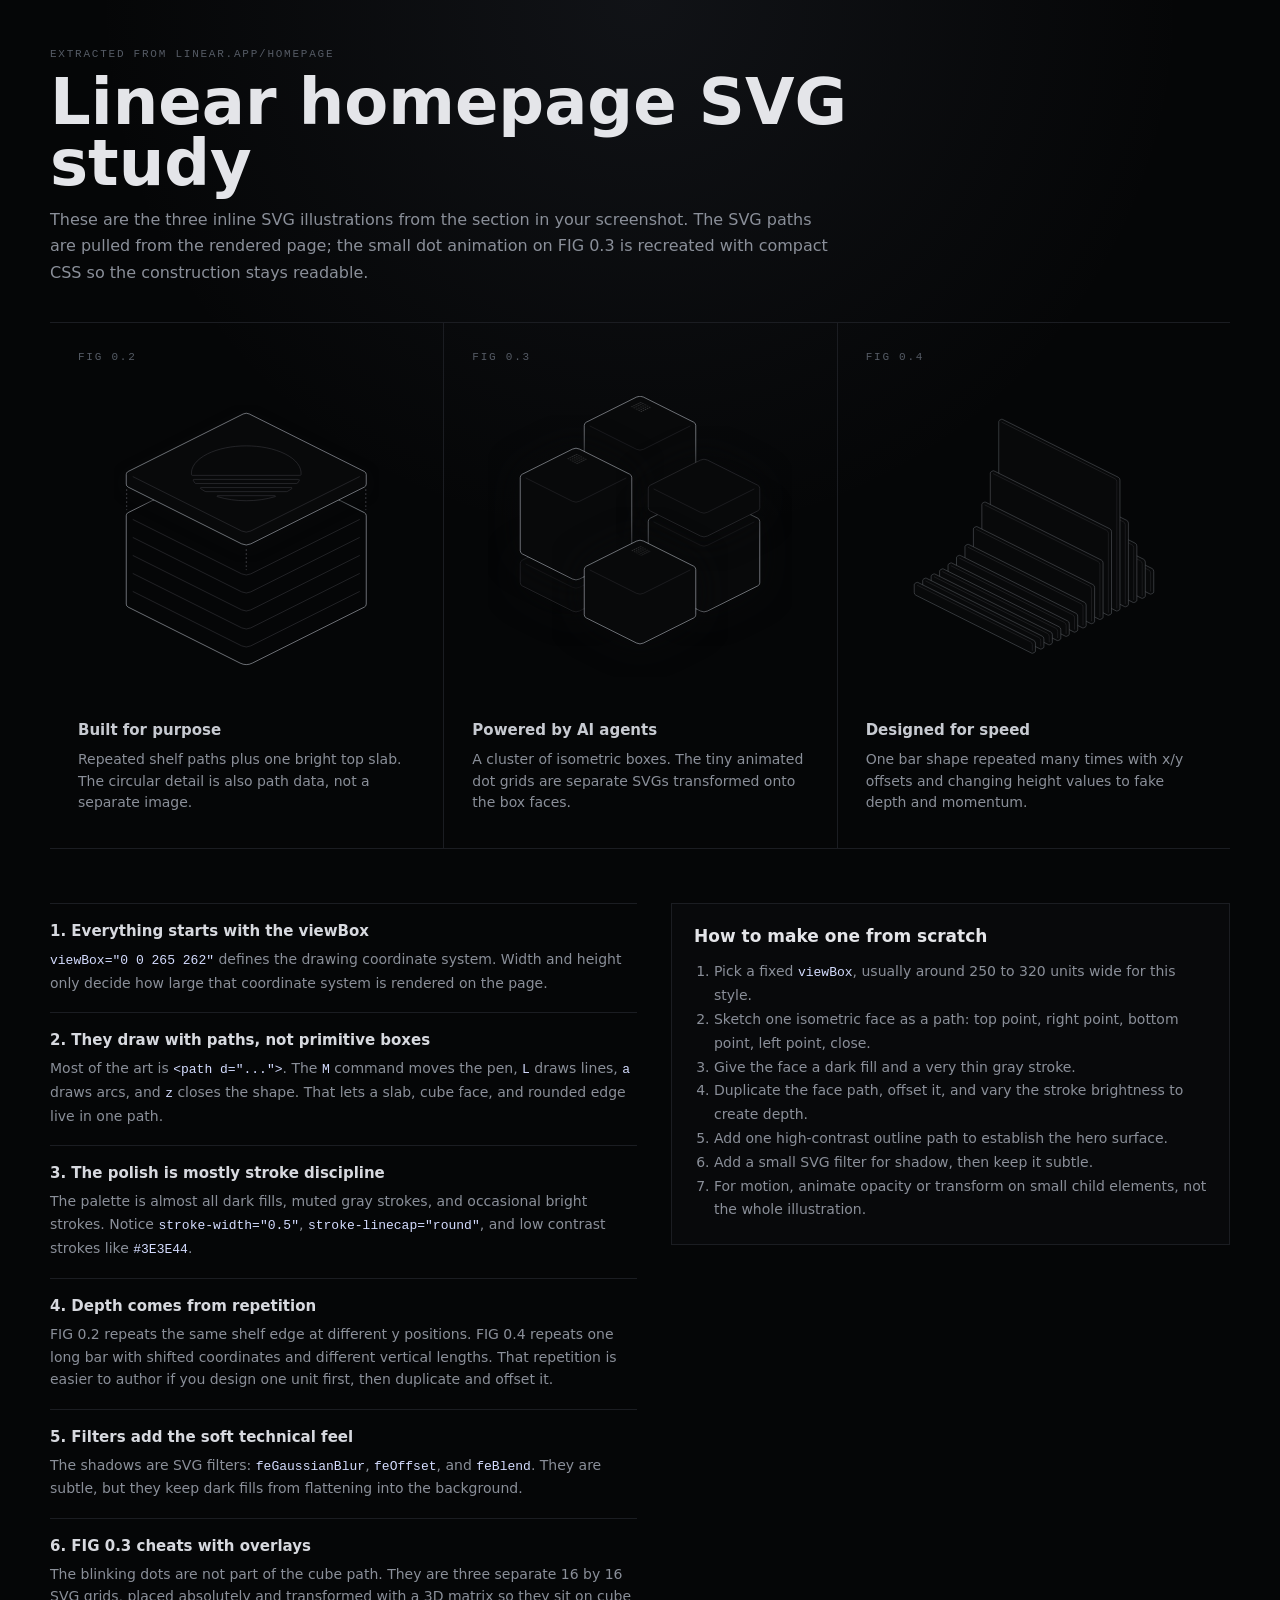
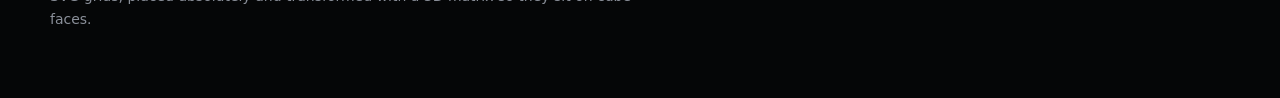
<file: linear-svg-study.html>
<!doctype html>
<html lang="en">
<head>
  <meta charset="utf-8">
  <meta name="viewport" content="width=device-width, initial-scale=1">
  <title>Linear Homepage SVG Study</title>
  <style>
    :root {
      color-scheme: dark;
      --bg: #050607;
      --panel: #08090a;
      --line: #1b1d22;
      --line-strong: #30333a;
      --text: #e4e5e9;
      --muted: #8a8f99;
      --soft: #555b65;
      --accent: #9aa6ff;
      --green: #81d6a7;
    }

    * {
      box-sizing: border-box;
    }

    body {
      margin: 0;
      min-height: 100vh;
      background:
        radial-gradient(circle at 50% 0%, rgba(120, 130, 160, 0.1), transparent 34rem),
        var(--bg);
      color: var(--text);
      font-family: Inter, ui-sans-serif, system-ui, -apple-system, BlinkMacSystemFont, "Segoe UI", sans-serif;
      letter-spacing: 0;
    }

    a {
      color: inherit;
    }

    main {
      width: min(1180px, calc(100% - 40px));
      margin: 0 auto;
      padding: 48px 0 72px;
    }

    header {
      display: grid;
      gap: 12px;
      margin-bottom: 36px;
    }

    .eyebrow,
    .fig-number {
      color: var(--soft);
      font-family: ui-monospace, SFMono-Regular, Menlo, Consolas, monospace;
      font-size: 11px;
      letter-spacing: 0.16em;
      text-transform: uppercase;
    }

    h1 {
      max-width: 860px;
      margin: 0;
      font-size: clamp(34px, 5vw, 64px);
      font-weight: 640;
      line-height: 0.96;
    }

    .intro {
      max-width: 780px;
      margin: 0;
      color: var(--muted);
      font-size: 16px;
      line-height: 1.65;
    }

    .figure-grid {
      display: grid;
      grid-template-columns: repeat(3, minmax(0, 1fr));
      border-top: 1px solid var(--line);
      border-bottom: 1px solid var(--line);
    }

    .figure {
      min-width: 0;
      padding: 28px 28px 34px;
    }

    .figure + .figure {
      border-left: 1px solid var(--line);
    }

    .figure-art {
      height: 330px;
      display: grid;
      place-items: center;
      position: relative;
      margin: 8px 0 20px;
    }

    .figure-art svg {
      display: block;
      max-width: 100%;
      height: auto;
    }

    .agent-stack {
      width: 304px;
      height: 281px;
      position: relative;
    }

    .agent-stack > svg:last-child {
      position: relative;
      z-index: 1;
    }

    .dot-loader {
      position: absolute;
      z-index: 2;
      width: 16px;
      height: 16px;
      opacity: 0.7;
      transform-origin: center;
    }

    .dot-loader svg {
      width: 16px;
      height: 16px;
      overflow: hidden;
    }

    .dot-loader.agent {
      left: 144.094px;
      top: 3.92969px;
      transform: matrix3d(0.657316, 0.336733, 0.514341, 0, -0.612957, 0.301289, 0.586096, 0, 0.052336, -0.864839, 0.499315, 0, 0, 0, 0, 1);
    }

    .dot-loader.pong {
      left: 80.8594px;
      top: 55.9141px;
      transform: matrix3d(0.635406, 0.325508, 0.497196, 0, -0.592525, 0.291246, 0.566559, 0, 0.052336, -0.864839, 0.499315, 0, 0, 0, 0, 1);
    }

    .dot-loader.up-down {
      left: 144.094px;
      top: 146.984px;
      transform: matrix3d(0.620799, 0.318025, 0.485766, 0, -0.578904, 0.284551, 0.553535, 0, 0.052336, -0.864839, 0.499315, 0, 0, 0, 0, 1);
    }

    .dot-loader circle {
      animation: dot-pulse 2800ms steps(1) infinite;
      animation-delay: var(--delay, 0ms);
    }

    @keyframes dot-pulse {
      0%, 14%, 43%, 72%, 100% { opacity: 0.3; }
      21%, 36%, 57%, 64% { opacity: 1; }
    }

    .figure h2 {
      margin: 0 0 10px;
      font-size: 15px;
      font-weight: 650;
      color: #c7cad1;
    }

    .figure p {
      margin: 0;
      color: var(--muted);
      font-size: 14px;
      line-height: 1.55;
    }

    .breakdown {
      display: grid;
      grid-template-columns: 1.05fr 1fr;
      gap: 34px;
      margin-top: 54px;
      align-items: start;
    }

    .notes {
      display: grid;
      gap: 18px;
    }

    .note {
      border-top: 1px solid var(--line);
      padding-top: 18px;
    }

    .note h3 {
      margin: 0 0 8px;
      font-size: 15px;
      color: #d7d9df;
    }

    .note p {
      margin: 0;
      color: var(--muted);
      font-size: 14px;
      line-height: 1.6;
    }

    .recipe {
      border: 1px solid var(--line);
      background: rgba(10, 11, 13, 0.7);
      padding: 22px;
    }

    .recipe h3 {
      margin: 0 0 14px;
      font-size: 17px;
    }

    .recipe ol {
      margin: 0;
      padding-left: 20px;
      color: var(--muted);
      font-size: 14px;
      line-height: 1.7;
    }

    code {
      color: #d4dcff;
      font-family: ui-monospace, SFMono-Regular, Menlo, Consolas, monospace;
      font-size: 0.93em;
    }

    @media (max-width: 920px) {
      .figure-grid,
      .breakdown {
        grid-template-columns: 1fr;
      }

      .figure + .figure {
        border-left: 0;
        border-top: 1px solid var(--line);
      }
    }

    @media (max-width: 460px) {
      main {
        width: min(100% - 24px, 1180px);
        padding-top: 32px;
      }

      .figure {
        padding-inline: 10px;
      }

      .figure-art {
        transform: scale(0.86);
        transform-origin: center;
        margin-inline: -20px;
      }
    }
  </style>
</head>
<body>
  <main>
    <header>
      <div class="eyebrow">Extracted from linear.app/homepage</div>
      <h1>Linear homepage SVG study</h1>
      <p class="intro">These are the three inline SVG illustrations from the section in your screenshot. The SVG paths are pulled from the rendered page; the small dot animation on FIG 0.3 is recreated with compact CSS so the construction stays readable.</p>
    </header>

    <section class="figure-grid" aria-label="Linear SVG recreations">
      <article class="figure">
        <div class="fig-number">FIG 0.2</div>
        <div class="figure-art">
          <svg xmlns="http://www.w3.org/2000/svg" width="265" height="262" fill="none" viewBox="0 0 265 262"><path stroke="#3E3E44" stroke-linecap="round" stroke-width="0.5" d="m19.107 186.583 108.543 54.272a10.29 10.29 0 0 0 9.2 0l108.543-54.272"></path><path stroke="#3E3E44" stroke-linecap="round" stroke-width="0.5" d="m19.107 168.583 108.543 54.272a10.29 10.29 0 0 0 9.2 0l108.543-54.272"></path><path stroke="#3E3E44" stroke-linecap="round" stroke-width="0.5" d="m19.107 150.583 108.543 54.272a10.29 10.29 0 0 0 9.2 0l108.543-54.272"></path><path stroke="#3E3E44" stroke-linecap="round" stroke-width="0.5" d="m19.107 132.583 108.543 54.272a10.29 10.29 0 0 0 9.2 0l108.543-54.272"></path><path stroke="#3E3E44" stroke-linecap="round" stroke-width="0.5" d="m19.107 114.583 108.543 54.272a10.29 10.29 0 0 0 9.2 0l108.543-54.272"></path><path stroke="#D0D6E0" stroke-width="0.5" d="M250.355 107.636a3.43 3.43 0 0 1 1.895 3.067v88.333a3.43 3.43 0 0 1-1.895 3.067l-111.972 55.985a13.71 13.71 0 0 1-12.266 0L14.145 202.103a3.43 3.43 0 0 1-1.895-3.067v-88.333c0-1.299.734-2.486 1.895-3.067l115.038-57.52a6.86 6.86 0 0 1 6.134 0z"></path><g filter="url(#filter0_d_3072_54146)"><path fill="#08090A" d="M250.355 66.493a3.43 3.43 0 0 1 1.895 3.067v9.476a3.43 3.43 0 0 1-1.895 3.067L136.85 138.855a10.29 10.29 0 0 1-9.2 0L14.145 82.103a3.43 3.43 0 0 1-1.895-3.067V69.56c0-1.299.734-2.486 1.895-3.067L129.183 8.974a6.86 6.86 0 0 1 6.134 0z"></path><path stroke="#D0D6E0" stroke-width="0.5" d="M250.355 66.493a3.43 3.43 0 0 1 1.895 3.067v9.476a3.43 3.43 0 0 1-1.895 3.067L136.85 138.855a10.29 10.29 0 0 1-9.2 0L14.145 82.103a3.43 3.43 0 0 1-1.895-3.067V69.56c0-1.299.734-2.486 1.895-3.067L129.183 8.974a6.86 6.86 0 0 1 6.134 0z"></path></g><path stroke="#3E3E44" stroke-linecap="round" stroke-width="0.5" d="m19.107 71.726 108.543 54.272a10.29 10.29 0 0 0 9.2 0l108.543-54.272"></path><path stroke="#3E3E44" stroke-width="0.5" d="M103.378 91.627c-.908-.281-.495-.95.573-.95h56.598c1.068 0 1.48.669.573.95-17.631 5.466-40.113 5.466-57.744 0ZM91.088 86.43c.205.117.502.183.813.183h80.697c.311 0 .608-.066.814-.182a42 42 0 0 0 4.679-3.057c.47-.357-.052-.824-.907-.824H87.316c-.856 0-1.378.467-.907.824a42 42 0 0 0 4.679 3.057ZM81.032 78.14c.16.21.564.346 1.013.346h100.409c.449 0 .853-.136 1.014-.346q1.152-1.502 1.939-3.05c.173-.34-.349-.667-1.052-.667H80.145c-.704 0-1.226.327-1.052.668a19.7 19.7 0 0 0 1.938 3.05ZM78.564 70.36c-.574 0-1.052-.222-1.084-.508-.849-7.528 4.478-15.198 15.98-20.95 21.423-10.71 56.157-10.71 77.58 0 11.502 5.752 16.828 13.422 15.979 20.95-.032.286-.51.507-1.084.507z"></path><path stroke="#3E3E44" stroke-dasharray="1 3" stroke-linecap="round" d="M12.679 84.584v20.142M132.25 144.583v20.143M251.821 84.584v20.142"></path><defs><filter id="filter0_d_3072_54146" width="264.5" height="156.191" x="0" y="0" color-interpolation-filters="sRGB" filterUnits="userSpaceOnUse"><feFlood flood-opacity="0" result="BackgroundImageFix"></feFlood><feColorMatrix in="SourceAlpha" result="hardAlpha" values="0 0 0 0 0 0 0 0 0 0 0 0 0 0 0 0 0 0 127 0"></feColorMatrix><feOffset dy="4"></feOffset><feGaussianBlur stdDeviation="6"></feGaussianBlur><feComposite in2="hardAlpha" operator="out"></feComposite><feColorMatrix values="0 0 0 0 0.0313726 0 0 0 0 0.0352941 0 0 0 0 0.0392157 0 0 0 0.6 0"></feColorMatrix><feBlend in2="BackgroundImageFix" result="effect1_dropShadow_3072_54146"></feBlend><feBlend in="SourceGraphic" in2="effect1_dropShadow_3072_54146" result="shape"></feBlend></filter></defs></svg>
        </div>
        <h2>Built for purpose</h2>
        <p>Repeated shelf paths plus one bright top slab. The circular detail is also path data, not a separate image.</p>
      </article>

      <article class="figure">
        <div class="fig-number">FIG 0.3</div>
        <div class="figure-art">
          <div class="agent-stack">
            <div class="dot-loader up-down">
              <svg width="16" height="16" viewBox="0 0 16 16" xmlns="http://www.w3.org/2000/svg" class="FeaturesIllustrations_gridLoader__cGvlO" fill="none"><circle class="grid-dot-0-0-upDown" cx="1" cy="1" r="1" fill="#e4e5e9" opacity="0.3"></circle><circle class="grid-dot-0-1-upDown" cx="4.5" cy="1" r="1" fill="#e4e5e9" opacity="0.3"></circle><circle class="grid-dot-0-2-upDown" cx="8" cy="1" r="1" fill="#e4e5e9" opacity="0.3"></circle><circle class="grid-dot-0-3-upDown" cx="11.5" cy="1" r="1" fill="#e4e5e9" opacity="0.3"></circle><circle class="grid-dot-0-4-upDown" cx="15" cy="1" r="1" fill="#e4e5e9" opacity="0.3"></circle><circle class="grid-dot-1-0-upDown" cx="1" cy="4.5" r="1" fill="#e4e5e9" opacity="0.3"></circle><circle class="grid-dot-1-1-upDown" cx="4.5" cy="4.5" r="1" fill="#e4e5e9" opacity="0.3"></circle><circle class="grid-dot-1-2-upDown" cx="8" cy="4.5" r="1" fill="#e4e5e9" opacity="0.3"></circle><circle class="grid-dot-1-3-upDown" cx="11.5" cy="4.5" r="1" fill="#e4e5e9" opacity="0.3"></circle><circle class="grid-dot-1-4-upDown" cx="15" cy="4.5" r="1" fill="#e4e5e9" opacity="0.3"></circle><circle class="grid-dot-2-0-upDown" cx="1" cy="8" r="1" fill="#e4e5e9" opacity="0.3"></circle><circle class="grid-dot-2-1-upDown" cx="4.5" cy="8" r="1" fill="#e4e5e9" opacity="0.3"></circle><circle class="grid-dot-2-2-upDown" cx="8" cy="8" r="1" fill="#e4e5e9" opacity="0.3"></circle><circle class="grid-dot-2-3-upDown" cx="11.5" cy="8" r="1" fill="#e4e5e9" opacity="0.3"></circle><circle class="grid-dot-2-4-upDown" cx="15" cy="8" r="1" fill="#e4e5e9" opacity="0.3"></circle><circle class="grid-dot-3-0-upDown" cx="1" cy="11.5" r="1" fill="#e4e5e9" opacity="0.3"></circle><circle class="grid-dot-3-1-upDown" cx="4.5" cy="11.5" r="1" fill="#e4e5e9" opacity="0.3"></circle><circle class="grid-dot-3-2-upDown" cx="8" cy="11.5" r="1" fill="#e4e5e9" opacity="0.3"></circle><circle class="grid-dot-3-3-upDown" cx="11.5" cy="11.5" r="1" fill="#e4e5e9" opacity="0.3"></circle><circle class="grid-dot-3-4-upDown" cx="15" cy="11.5" r="1" fill="#e4e5e9" opacity="0.3"></circle><circle class="grid-dot-4-0-upDown" cx="1" cy="15" r="1" fill="#e4e5e9" opacity="0.3"></circle><circle class="grid-dot-4-1-upDown" cx="4.5" cy="15" r="1" fill="#e4e5e9" opacity="0.3"></circle><circle class="grid-dot-4-2-upDown" cx="8" cy="15" r="1" fill="#e4e5e9" opacity="0.3"></circle><circle class="grid-dot-4-3-upDown" cx="11.5" cy="15" r="1" fill="#e4e5e9" opacity="0.3"></circle><circle class="grid-dot-4-4-upDown" cx="15" cy="15" r="1" fill="#e4e5e9" opacity="0.3"></circle></svg>
            </div>
            <div class="dot-loader pong">
              <svg width="16" height="16" viewBox="0 0 16 16" xmlns="http://www.w3.org/2000/svg" class="FeaturesIllustrations_gridLoader__cGvlO FeaturesIllustrations_gridLoaderPong__DVZEz" fill="none"><circle class="grid-dot-0-0-pong" cx="1" cy="1" r="1" fill="#e4e5e9" opacity="0.3"></circle><circle class="grid-dot-0-1-pong" cx="4.5" cy="1" r="1" fill="#e4e5e9" opacity="0.3"></circle><circle class="grid-dot-0-2-pong" cx="8" cy="1" r="1" fill="#e4e5e9" opacity="0.3"></circle><circle class="grid-dot-0-3-pong" cx="11.5" cy="1" r="1" fill="#e4e5e9" opacity="0.3"></circle><circle class="grid-dot-0-4-pong" cx="15" cy="1" r="1" fill="#e4e5e9" opacity="0.3"></circle><circle class="grid-dot-1-0-pong" cx="1" cy="4.5" r="1" fill="#e4e5e9" opacity="0.3"></circle><circle class="grid-dot-1-1-pong" cx="4.5" cy="4.5" r="1" fill="#e4e5e9" opacity="0.3"></circle><circle class="grid-dot-1-2-pong" cx="8" cy="4.5" r="1" fill="#e4e5e9" opacity="0.3"></circle><circle class="grid-dot-1-3-pong" cx="11.5" cy="4.5" r="1" fill="#e4e5e9" opacity="0.3"></circle><circle class="grid-dot-1-4-pong" cx="15" cy="4.5" r="1" fill="#e4e5e9" opacity="0.3"></circle><circle class="grid-dot-2-0-pong" cx="1" cy="8" r="1" fill="#e4e5e9" opacity="0.3"></circle><circle class="grid-dot-2-1-pong" cx="4.5" cy="8" r="1" fill="#e4e5e9" opacity="0.3"></circle><circle class="grid-dot-2-2-pong" cx="8" cy="8" r="1" fill="#e4e5e9" opacity="0.3"></circle><circle class="grid-dot-2-3-pong" cx="11.5" cy="8" r="1" fill="#e4e5e9" opacity="0.3"></circle><circle class="grid-dot-2-4-pong" cx="15" cy="8" r="1" fill="#e4e5e9" opacity="0.3"></circle><circle class="grid-dot-3-0-pong" cx="1" cy="11.5" r="1" fill="#e4e5e9" opacity="0.3"></circle><circle class="grid-dot-3-1-pong" cx="4.5" cy="11.5" r="1" fill="#e4e5e9" opacity="0.3"></circle><circle class="grid-dot-3-2-pong" cx="8" cy="11.5" r="1" fill="#e4e5e9" opacity="0.3"></circle><circle class="grid-dot-3-3-pong" cx="11.5" cy="11.5" r="1" fill="#e4e5e9" opacity="0.3"></circle><circle class="grid-dot-3-4-pong" cx="15" cy="11.5" r="1" fill="#e4e5e9" opacity="0.3"></circle><circle class="grid-dot-4-0-pong" cx="1" cy="15" r="1" fill="#e4e5e9" opacity="0.3"></circle><circle class="grid-dot-4-1-pong" cx="4.5" cy="15" r="1" fill="#e4e5e9" opacity="0.3"></circle><circle class="grid-dot-4-2-pong" cx="8" cy="15" r="1" fill="#e4e5e9" opacity="0.3"></circle><circle class="grid-dot-4-3-pong" cx="11.5" cy="15" r="1" fill="#e4e5e9" opacity="0.3"></circle><circle class="grid-dot-4-4-pong" cx="15" cy="15" r="1" fill="#e4e5e9" opacity="0.3"></circle></svg>
            </div>
            <div class="dot-loader agent">
              <svg width="16" height="16" viewBox="0 0 16 16" xmlns="http://www.w3.org/2000/svg" class="FeaturesIllustrations_gridLoader__cGvlO FeaturesIllustrations_gridLoaderAgent__NmzB0" fill="none"><circle class="grid-dot-0-0-agent" cx="1" cy="1" r="1" fill="#e4e5e9" opacity="0.3"></circle><circle class="grid-dot-0-1-agent" cx="4.5" cy="1" r="1" fill="#e4e5e9" opacity="0.3"></circle><circle class="grid-dot-0-2-agent" cx="8" cy="1" r="1" fill="#e4e5e9" opacity="0.3"></circle><circle class="grid-dot-0-3-agent" cx="11.5" cy="1" r="1" fill="#e4e5e9" opacity="0.3"></circle><circle class="grid-dot-0-4-agent" cx="15" cy="1" r="1" fill="#e4e5e9" opacity="0.3"></circle><circle class="grid-dot-1-0-agent" cx="1" cy="4.5" r="1" fill="#e4e5e9" opacity="0.3"></circle><circle class="grid-dot-1-1-agent" cx="4.5" cy="4.5" r="1" fill="#e4e5e9" opacity="0.3"></circle><circle class="grid-dot-1-2-agent" cx="8" cy="4.5" r="1" fill="#e4e5e9" opacity="0.3"></circle><circle class="grid-dot-1-3-agent" cx="11.5" cy="4.5" r="1" fill="#e4e5e9" opacity="0.3"></circle><circle class="grid-dot-1-4-agent" cx="15" cy="4.5" r="1" fill="#e4e5e9" opacity="0.3"></circle><circle class="grid-dot-2-0-agent" cx="1" cy="8" r="1" fill="#e4e5e9" opacity="0.3"></circle><circle class="grid-dot-2-1-agent" cx="4.5" cy="8" r="1" fill="#e4e5e9" opacity="0.3"></circle><circle class="grid-dot-2-2-agent" cx="8" cy="8" r="1" fill="#e4e5e9" opacity="0.3"></circle><circle class="grid-dot-2-3-agent" cx="11.5" cy="8" r="1" fill="#e4e5e9" opacity="0.3"></circle><circle class="grid-dot-2-4-agent" cx="15" cy="8" r="1" fill="#e4e5e9" opacity="0.3"></circle><circle class="grid-dot-3-0-agent" cx="1" cy="11.5" r="1" fill="#e4e5e9" opacity="0.3"></circle><circle class="grid-dot-3-1-agent" cx="4.5" cy="11.5" r="1" fill="#e4e5e9" opacity="0.3"></circle><circle class="grid-dot-3-2-agent" cx="8" cy="11.5" r="1" fill="#e4e5e9" opacity="0.3"></circle><circle class="grid-dot-3-3-agent" cx="11.5" cy="11.5" r="1" fill="#e4e5e9" opacity="0.3"></circle><circle class="grid-dot-3-4-agent" cx="15" cy="11.5" r="1" fill="#e4e5e9" opacity="0.3"></circle><circle class="grid-dot-4-0-agent" cx="1" cy="15" r="1" fill="#e4e5e9" opacity="0.3"></circle><circle class="grid-dot-4-1-agent" cx="4.5" cy="15" r="1" fill="#e4e5e9" opacity="0.3"></circle><circle class="grid-dot-4-2-agent" cx="8" cy="15" r="1" fill="#e4e5e9" opacity="0.3"></circle><circle class="grid-dot-4-3-agent" cx="11.5" cy="15" r="1" fill="#e4e5e9" opacity="0.3"></circle><circle class="grid-dot-4-4-agent" cx="15" cy="15" r="1" fill="#e4e5e9" opacity="0.3"></circle></svg>
            </div>
            <svg xmlns="http://www.w3.org/2000/svg" width="304" height="281" fill="none" viewBox="0 0 304 281"><path fill="#08090A" stroke="#D0D6E0" stroke-width="0.5" d="M148.534 1.068a7.75 7.75 0 0 1 6.932 0l50.211 25.106a3.75 3.75 0 0 1 2.073 3.354v125.056c0 1.42-.803 2.718-2.073 3.354l-50.211 25.105a7.75 7.75 0 0 1-6.932 0l-50.21-25.105a3.75 3.75 0 0 1-2.074-3.354V29.528a3.75 3.75 0 0 1 2.073-3.354z"></path><path stroke="#2E2E32" stroke-linecap="round" stroke-width="0.5" d="m102 30.056 46.422 23.21a8 8 0 0 0 7.156 0L202 30.057"></path><g stroke-width="0.5" filter="url(#filter0_d_3357_5865)"><path fill="#08090A" stroke="#3E3E44" d="M84.534 139.068a7.76 7.76 0 0 1 6.932 0l50.211 25.106a3.75 3.75 0 0 1 2.073 3.353v19.057c0 1.42-.803 2.718-2.073 3.354l-50.211 25.105a7.75 7.75 0 0 1-6.932 0l-50.21-25.105a3.75 3.75 0 0 1-2.074-3.354v-19.057a3.75 3.75 0 0 1 2.073-3.353z"></path><path stroke="#2E2E32" stroke-linecap="round" d="m38 168.056 46.422 23.211a8 8 0 0 0 7.156 0L138 168.056"></path></g><g filter="url(#filter1_d_3357_5865)" name="outer-left"><path fill="#08090A" stroke="#D0D6E0" stroke-width="0.5" d="M84.534 53.069a7.75 7.75 0 0 1 6.932 0l50.211 25.105a3.75 3.75 0 0 1 2.073 3.353v73.057c0 1.42-.803 2.718-2.073 3.354l-50.211 25.105a7.75 7.75 0 0 1-6.932 0l-50.21-25.105a3.75 3.75 0 0 1-2.074-3.354V81.528a3.75 3.75 0 0 1 2.073-3.354z"></path><path stroke="#2E2E32" stroke-linecap="round" stroke-width="0.5" d="m38 82.056 46.422 23.211a8 8 0 0 0 7.156 0L138 82.056"></path></g><g stroke-width="0.5" filter="url(#filter2_d_3357_5865)"><path fill="#08090A" stroke="#D0D6E0" d="M212.534 97.069a7.75 7.75 0 0 1 6.932 0l50.211 25.105a3.75 3.75 0 0 1 2.073 3.353v61.057c0 1.42-.803 2.718-2.073 3.354l-50.211 25.105a7.75 7.75 0 0 1-6.932 0l-50.211-25.105a3.75 3.75 0 0 1-2.073-3.354v-61.057a3.75 3.75 0 0 1 2.073-3.353z"></path><path stroke="#2E2E32" stroke-linecap="round" d="m166 126.056 46.422 23.211a8 8 0 0 0 7.156 0L266 126.056"></path></g><g stroke-width="0.5" filter="url(#filter3_d_3357_5865)" name="outer-right"><path fill="#08090A" stroke="#3E3E44" d="M212.534 64.069a7.75 7.75 0 0 1 6.932 0l50.211 25.105a3.75 3.75 0 0 1 2.073 3.353v19.057c0 1.42-.803 2.718-2.073 3.354l-50.211 25.105a7.75 7.75 0 0 1-6.932 0l-50.211-25.105a3.75 3.75 0 0 1-2.073-3.354V92.528a3.75 3.75 0 0 1 2.073-3.354z"></path><path stroke="#2E2E32" stroke-linecap="round" d="m166 93.056 46.422 23.211a8 8 0 0 0 7.156 0L266 93.056"></path></g><g filter="url(#filter4_d_3357_5865)"><path fill="#08090A" stroke="#D0D6E0" stroke-width="0.5" d="M148.534 145.068a7.76 7.76 0 0 1 6.932 0l50.211 25.106a3.75 3.75 0 0 1 2.073 3.353v45.057c0 1.42-.803 2.718-2.073 3.354l-50.211 25.105a7.75 7.75 0 0 1-6.932 0l-50.21-25.105a3.75 3.75 0 0 1-2.074-3.354v-45.057a3.75 3.75 0 0 1 2.073-3.353z"></path><path stroke="#2E2E32" stroke-linecap="round" stroke-width="0.5" d="m102 174.056 46.422 23.211a8 8 0 0 0 7.156 0L202 174.056"></path></g><defs><filter id="filter0_d_3357_5865" width="176" height="144" x="0" y="105.056" color-interpolation-filters="sRGB" filterUnits="userSpaceOnUse"><feFlood flood-opacity="0" result="BackgroundImageFix"></feFlood><feColorMatrix in="SourceAlpha" result="hardAlpha" values="0 0 0 0 0 0 0 0 0 0 0 0 0 0 0 0 0 0 127 0"></feColorMatrix><feOffset></feOffset><feGaussianBlur stdDeviation="16"></feGaussianBlur><feComposite in2="hardAlpha" operator="out"></feComposite><feColorMatrix values="0 0 0 0 0.0313726 0 0 0 0 0.0352941 0 0 0 0 0.0392157 0 0 0 1 0"></feColorMatrix><feBlend in2="BackgroundImageFix" result="effect1_dropShadow_3357_5865"></feBlend><feBlend in="SourceGraphic" in2="effect1_dropShadow_3357_5865" result="shape"></feBlend></filter><filter id="filter1_d_3357_5865" width="176" height="198" x="0" y="19.056" color-interpolation-filters="sRGB" filterUnits="userSpaceOnUse"><feFlood flood-opacity="0" result="BackgroundImageFix"></feFlood><feColorMatrix in="SourceAlpha" result="hardAlpha" values="0 0 0 0 0 0 0 0 0 0 0 0 0 0 0 0 0 0 127 0"></feColorMatrix><feOffset></feOffset><feGaussianBlur stdDeviation="16"></feGaussianBlur><feComposite in2="hardAlpha" operator="out"></feComposite><feColorMatrix values="0 0 0 0 0.0313726 0 0 0 0 0.0352941 0 0 0 0 0.0392157 0 0 0 1 0"></feColorMatrix><feBlend in2="BackgroundImageFix" result="effect1_dropShadow_3357_5865"></feBlend><feBlend in="SourceGraphic" in2="effect1_dropShadow_3357_5865" result="shape"></feBlend></filter><filter id="filter2_d_3357_5865" width="176" height="210" x="128" y="39.056" color-interpolation-filters="sRGB" filterUnits="userSpaceOnUse"><feFlood flood-opacity="0" result="BackgroundImageFix"></feFlood><feColorMatrix in="SourceAlpha" result="hardAlpha" values="0 0 0 0 0 0 0 0 0 0 0 0 0 0 0 0 0 0 127 0"></feColorMatrix><feOffset></feOffset><feGaussianBlur stdDeviation="16"></feGaussianBlur><feComposite in2="hardAlpha" operator="out"></feComposite><feColorMatrix values="0 0 0 0 0.0313726 0 0 0 0 0.0352941 0 0 0 0 0.0392157 0 0 0 1 0"></feColorMatrix><feBlend in2="BackgroundImageFix" result="effect1_dropShadow_3357_5865"></feBlend><feBlend in="SourceGraphic" in2="effect1_dropShadow_3357_5865" result="shape"></feBlend></filter><filter id="filter3_d_3357_5865" width="176" height="144" x="128" y="30.056" color-interpolation-filters="sRGB" filterUnits="userSpaceOnUse"><feFlood flood-opacity="0" result="BackgroundImageFix"></feFlood><feColorMatrix in="SourceAlpha" result="hardAlpha" values="0 0 0 0 0 0 0 0 0 0 0 0 0 0 0 0 0 0 127 0"></feColorMatrix><feOffset></feOffset><feGaussianBlur stdDeviation="16"></feGaussianBlur><feComposite in2="hardAlpha" operator="out"></feComposite><feColorMatrix values="0 0 0 0 0.0313726 0 0 0 0 0.0352941 0 0 0 0 0.0392157 0 0 0 1 0"></feColorMatrix><feBlend in2="BackgroundImageFix" result="effect1_dropShadow_3357_5865"></feBlend><feBlend in="SourceGraphic" in2="effect1_dropShadow_3357_5865" result="shape"></feBlend></filter><filter id="filter4_d_3357_5865" width="176" height="170" x="64" y="111.056" color-interpolation-filters="sRGB" filterUnits="userSpaceOnUse"><feFlood flood-opacity="0" result="BackgroundImageFix"></feFlood><feColorMatrix in="SourceAlpha" result="hardAlpha" values="0 0 0 0 0 0 0 0 0 0 0 0 0 0 0 0 0 0 127 0"></feColorMatrix><feOffset></feOffset><feGaussianBlur stdDeviation="16"></feGaussianBlur><feComposite in2="hardAlpha" operator="out"></feComposite><feColorMatrix values="0 0 0 0 0.0313726 0 0 0 0 0.0352941 0 0 0 0 0.0392157 0 0 0 1 0"></feColorMatrix><feBlend in2="BackgroundImageFix" result="effect1_dropShadow_3357_5865"></feBlend><feBlend in="SourceGraphic" in2="effect1_dropShadow_3357_5865" result="shape"></feBlend></filter></defs></svg>
          </div>
        </div>
        <h2>Powered by AI agents</h2>
        <p>A cluster of isometric boxes. The tiny animated dot grids are separate SVGs transformed onto the box faces.</p>
      </article>

      <article class="figure">
        <div class="fig-number">FIG 0.4</div>
        <div class="figure-art">
          <svg xmlns="http://www.w3.org/2000/svg" width="272" height="267" fill="none" viewBox="0 0 272 267" overflow="visible" class="Benefits_momentum__42Pqx"><g stroke-width="0.5" filter="brightness(1)"><path fill="#08090A" stroke="#62666D" d="M137.044 107.668a1.44 1.44 0 0 1 1.288 0l115.686 57.843a3.13 3.13 0 0 1 1.73 2.8v20.529a1.44 1.44 0 0 1-.796 1.288l-1.69.845a1.44 1.44 0 0 1-1.288 0l-115.686-57.843a3.13 3.13 0 0 1-1.73-2.8v-20.529c0-.545.308-1.044.796-1.288z"></path><path stroke="#2E2E32" stroke-linecap="round" d="M137.68900000000002 110.44600000000001l113.061 56.531a3.38 3.38 0 0 1 1.868 3.023v18.193"></path></g><g stroke-width="0.5" filter="brightness(1)"><path fill="#08090A" stroke="#62666D" d="M128.594 98.37799999999999a1.44 1.44 0 0 1 1.288 0l115.686 57.843a3.13 3.13 0 0 1 1.73 2.8v34.049a1.44 1.44 0 0 1-.796 1.288l-1.69.845a1.44 1.44 0 0 1-1.288 0l-115.686-57.843a3.13 3.13 0 0 1-1.73-2.8v-34.049c0-.545.308-1.044.796-1.288z"></path><path stroke="#2E2E32" stroke-linecap="round" d="M129.239 101.15599999999999l113.061 56.531a3.38 3.38 0 0 1 1.868 3.023v31.713"></path></g><g stroke-width="0.5" filter="brightness(1)"><path fill="#08090A" stroke="#62666D" d="M120.144 82.31599999999999a1.44 1.44 0 0 1 1.288 0l115.686 57.843a3.13 3.13 0 0 1 1.73 2.8v54.331a1.44 1.44 0 0 1-.796 1.288l-1.69.845a1.44 1.44 0 0 1-1.288 0l-115.686-57.843a3.13 3.13 0 0 1-1.73-2.8v-54.331c0-.545.308-1.044.796-1.288z"></path><path stroke="#2E2E32" stroke-linecap="round" d="M120.789 85.094l113.061 56.531a3.38 3.38 0 0 1 1.868 3.023v51.995000000000005"></path></g><g stroke-width="0.5" filter="brightness(1)"><path fill="#08090A" stroke="#62666D" d="M111.69400000000002 59.504000000000005a1.44 1.44 0 0 1 1.288 0l115.686 57.843a3.13 3.13 0 0 1 1.73 2.8v81.373a1.44 1.44 0 0 1-.796 1.288l-1.69.845a1.44 1.44 0 0 1-1.288 0l-115.686-57.843a3.13 3.13 0 0 1-1.73-2.8v-81.373c0-.545.308-1.044.796-1.288z"></path><path stroke="#2E2E32" stroke-linecap="round" d="M112.33900000000001 62.282000000000004l113.061 56.531a3.38 3.38 0 0 1 1.868 3.023v79.037"></path></g><g stroke-width="0.5" filter="brightness(1)"><path fill="#08090A" stroke="#62666D" d="M103.244 16.400000000000006a1.44 1.44 0 0 1 1.288 0l115.686 57.843a3.13 3.13 0 0 1 1.73 2.8v128.697a1.44 1.44 0 0 1-.796 1.288l-1.69.845a1.44 1.44 0 0 1-1.288 0l-115.686-57.843a3.13 3.13 0 0 1-1.73-2.8v-128.697c0-.545.308-1.044.796-1.288z"></path><path stroke="#2E2E32" stroke-linecap="round" d="M103.889 19.178000000000004l113.061 56.531a3.38 3.38 0 0 1 1.868 3.023v126.361"></path></g><g stroke-width="0.5" filter="brightness(1)"><path fill="#08090A" stroke="#62666D" d="M94.79400000000001 67.954a1.44 1.44 0 0 1 1.288 0l115.686 57.843a3.13 3.13 0 0 1 1.73 2.8v81.373a1.44 1.44 0 0 1-.796 1.288l-1.69.845a1.44 1.44 0 0 1-1.288 0l-115.686-57.843a3.13 3.13 0 0 1-1.73-2.8v-81.373c0-.545.308-1.044.796-1.288z"></path><path stroke="#2E2E32" stroke-linecap="round" d="M95.43900000000001 70.732l113.061 56.531a3.38 3.38 0 0 1 1.868 3.023v79.037"></path></g><g stroke-width="0.5" filter="brightness(1)"><path fill="#08090A" stroke="#62666D" d="M86.344 99.216a1.44 1.44 0 0 1 1.288 0l115.686 57.843a3.13 3.13 0 0 1 1.73 2.8v54.331a1.44 1.44 0 0 1-.796 1.288l-1.69.845a1.44 1.44 0 0 1-1.288 0l-115.686-57.843a3.13 3.13 0 0 1-1.73-2.8v-54.331c0-.545.308-1.044.796-1.288z"></path><path stroke="#2E2E32" stroke-linecap="round" d="M86.98899999999999 101.994l113.061 56.531a3.38 3.38 0 0 1 1.868 3.023v51.995000000000005"></path></g><g stroke-width="0.5" filter="brightness(1)"><path fill="#08090A" stroke="#62666D" d="M77.894 123.72799999999998a1.44 1.44 0 0 1 1.288 0l115.686 57.843a3.13 3.13 0 0 1 1.73 2.8v34.049a1.44 1.44 0 0 1-.796 1.288l-1.69.845a1.44 1.44 0 0 1-1.288 0l-115.686-57.843a3.13 3.13 0 0 1-1.73-2.8v-34.049c0-.545.308-1.044.796-1.288z"></path><path stroke="#2E2E32" stroke-linecap="round" d="M78.539 126.50599999999999l113.061 56.531a3.38 3.38 0 0 1 1.868 3.023v31.713"></path></g><g stroke-width="0.5" filter="brightness(1)"><path fill="#08090A" stroke="#62666D" d="M69.44400000000002 141.478a1.44 1.44 0 0 1 1.288 0l115.686 57.843a3.13 3.13 0 0 1 1.73 2.8v20.529a1.44 1.44 0 0 1-.796 1.288l-1.69.845a1.44 1.44 0 0 1-1.288 0l-115.686-57.843a3.13 3.13 0 0 1-1.73-2.8v-20.529c0-.545.308-1.044.796-1.288z"></path><path stroke="#2E2E32" stroke-linecap="round" d="M70.08900000000001 144.256l113.061 56.531a3.38 3.38 0 0 1 1.868 3.023v18.193"></path></g><g stroke-width="0.5" filter="brightness(1)"><path fill="#08090A" stroke="#62666D" d="M60.994 152.459a1.44 1.44 0 0 1 1.288 0l115.686 57.843a3.13 3.13 0 0 1 1.73 2.8v13.768a1.44 1.44 0 0 1-.796 1.288l-1.69.845a1.44 1.44 0 0 1-1.288 0l-115.686-57.843a3.13 3.13 0 0 1-1.73-2.8v-13.768c0-.545.308-1.044.796-1.288z"></path><path stroke="#2E2E32" stroke-linecap="round" d="M61.639 155.237l113.061 56.531a3.38 3.38 0 0 1 1.868 3.023v11.432"></path></g><g stroke-width="0.5" filter="brightness(1)"><path fill="#08090A" stroke="#62666D" d="M52.54400000000001 160.06a1.44 1.44 0 0 1 1.288 0l115.686 57.843a3.13 3.13 0 0 1 1.73 2.8v10.387a1.44 1.44 0 0 1-.796 1.288l-1.69.845a1.44 1.44 0 0 1-1.288 0l-115.686-57.843a3.13 3.13 0 0 1-1.73-2.8v-10.387c0-.545.308-1.044.796-1.288z"></path><path stroke="#2E2E32" stroke-linecap="round" d="M53.189000000000014 162.838l113.061 56.531a3.38 3.38 0 0 1 1.868 3.023v8.051"></path></g><g stroke-width="0.5" filter="brightness(1)"><path fill="#08090A" stroke="#62666D" d="M44.093999999999994 165.97899999999998a1.44 1.44 0 0 1 1.288 0l115.686 57.843a3.13 3.13 0 0 1 1.73 2.8v8.698a1.44 1.44 0 0 1-.796 1.288l-1.69.845a1.44 1.44 0 0 1-1.288 0l-115.686-57.843a3.13 3.13 0 0 1-1.73-2.8v-8.698c0-.545.308-1.044.796-1.288z"></path><path stroke="#2E2E32" stroke-linecap="round" d="M44.739 168.75699999999998l113.061 56.531a3.38 3.38 0 0 1 1.868 3.023v6.362"></path></g><g stroke-width="0.5" filter="brightness(1)"><path fill="#08090A" stroke="#62666D" d="M35.634000000000015 171.055a1.44 1.44 0 0 1 1.288 0l115.686 57.843a3.13 3.13 0 0 1 1.73 2.8v7.852a1.44 1.44 0 0 1-.796 1.288l-1.69.845a1.44 1.44 0 0 1-1.288 0l-115.686-57.843a3.13 3.13 0 0 1-1.73-2.8v-7.852c0-.545.308-1.044.796-1.288z"></path><path stroke="#2E2E32" stroke-linecap="round" d="M36.27900000000002 173.833l113.061 56.531a3.38 3.38 0 0 1 1.868 3.023v5.516"></path></g><g stroke-width="0.5" filter="brightness(1)"><path fill="#08090A" stroke="#62666D" d="M27.183999999999997 175.274a1.44 1.44 0 0 1 1.288 0l115.686 57.843a3.13 3.13 0 0 1 1.73 2.8v7.853a1.44 1.44 0 0 1-.796 1.288l-1.69.845a1.44 1.44 0 0 1-1.288 0l-115.686-57.843a3.13 3.13 0 0 1-1.73-2.8v-7.853c0-.545.308-1.044.796-1.288z"></path><path stroke="#2E2E32" stroke-linecap="round" d="M27.828999999999997 178.052l113.061 56.531a3.38 3.38 0 0 1 1.868 3.023v5.5169999999999995"></path></g><g stroke-width="0.5" filter="brightness(1)"><path fill="#08090A" stroke="#62666D" d="M18.73400000000001 179.504a1.44 1.44 0 0 1 1.288 0l115.686 57.843a3.13 3.13 0 0 1 1.73 2.8v7.853a1.44 1.44 0 0 1-.796 1.288l-1.69.845a1.44 1.44 0 0 1-1.288 0l-115.686-57.843a3.13 3.13 0 0 1-1.73-2.8v-7.853c0-.545.308-1.044.796-1.288z"></path><path stroke="#2E2E32" stroke-linecap="round" d="M19.37900000000001 182.28199999999998l113.061 56.531a3.38 3.38 0 0 1 1.868 3.023v5.5169999999999995"></path></g><defs><filter id="barShadow_r_ig_" x="-50%" y="-50%" width="200%" height="200%" color-interpolation-filters="sRGB"><feFlood flood-opacity="0" result="BackgroundImageFix"></feFlood><feColorMatrix in="SourceAlpha" result="hardAlpha" values="0 0 0 0 0 0 0 0 0 0 0 0 0 0 0 0 0 0 127 0"></feColorMatrix><feOffset></feOffset><feGaussianBlur stdDeviation="8"></feGaussianBlur><feComposite in2="hardAlpha" operator="out"></feComposite><feColorMatrix values="0 0 0 0 0.0313726 0 0 0 0 0.0352941 0 0 0 0 0.0392157 0 0 0 1 0"></feColorMatrix><feBlend in2="BackgroundImageFix" result="effect1_dropShadow"></feBlend><feBlend in="SourceGraphic" in2="effect1_dropShadow" result="shape"></feBlend></filter></defs></svg>
        </div>
        <h2>Designed for speed</h2>
        <p>One bar shape repeated many times with x/y offsets and changing height values to fake depth and momentum.</p>
      </article>
    </section>

    <section class="breakdown" aria-label="SVG construction breakdown">
      <div class="notes">
        <div class="note">
          <h3>1. Everything starts with the viewBox</h3>
          <p><code>viewBox="0 0 265 262"</code> defines the drawing coordinate system. Width and height only decide how large that coordinate system is rendered on the page.</p>
        </div>
        <div class="note">
          <h3>2. They draw with paths, not primitive boxes</h3>
          <p>Most of the art is <code>&lt;path d="..."&gt;</code>. The <code>M</code> command moves the pen, <code>L</code> draws lines, <code>a</code> draws arcs, and <code>z</code> closes the shape. That lets a slab, cube face, and rounded edge live in one path.</p>
        </div>
        <div class="note">
          <h3>3. The polish is mostly stroke discipline</h3>
          <p>The palette is almost all dark fills, muted gray strokes, and occasional bright strokes. Notice <code>stroke-width="0.5"</code>, <code>stroke-linecap="round"</code>, and low contrast strokes like <code>#3E3E44</code>.</p>
        </div>
        <div class="note">
          <h3>4. Depth comes from repetition</h3>
          <p>FIG 0.2 repeats the same shelf edge at different y positions. FIG 0.4 repeats one long bar with shifted coordinates and different vertical lengths. That repetition is easier to author if you design one unit first, then duplicate and offset it.</p>
        </div>
        <div class="note">
          <h3>5. Filters add the soft technical feel</h3>
          <p>The shadows are SVG filters: <code>feGaussianBlur</code>, <code>feOffset</code>, and <code>feBlend</code>. They are subtle, but they keep dark fills from flattening into the background.</p>
        </div>
        <div class="note">
          <h3>6. FIG 0.3 cheats with overlays</h3>
          <p>The blinking dots are not part of the cube path. They are three separate 16 by 16 SVG grids, placed absolutely and transformed with a 3D matrix so they sit on cube faces.</p>
        </div>
      </div>

      <aside class="recipe">
        <h3>How to make one from scratch</h3>
        <ol>
          <li>Pick a fixed <code>viewBox</code>, usually around 250 to 320 units wide for this style.</li>
          <li>Sketch one isometric face as a path: top point, right point, bottom point, left point, close.</li>
          <li>Give the face a dark fill and a very thin gray stroke.</li>
          <li>Duplicate the face path, offset it, and vary the stroke brightness to create depth.</li>
          <li>Add one high-contrast outline path to establish the hero surface.</li>
          <li>Add a small SVG filter for shadow, then keep it subtle.</li>
          <li>For motion, animate opacity or transform on small child elements, not the whole illustration.</li>
        </ol>
      </aside>
    </section>
  </main>

  <script>
    document.querySelectorAll(".dot-loader").forEach((loader, loaderIndex) => {
      loader.querySelectorAll("circle").forEach((circle, index) => {
        const row = Math.floor(index / 5);
        const col = index % 5;
        const centerBias = Math.abs(row - 2) + Math.abs(col - 2);
        const wave = loader.classList.contains("pong") ? centerBias : row + col;
        circle.style.setProperty("--delay", `${-(wave * 130 + loaderIndex * 220)}ms`);
      });
    });
  </script>
</body>
</html>
</file>
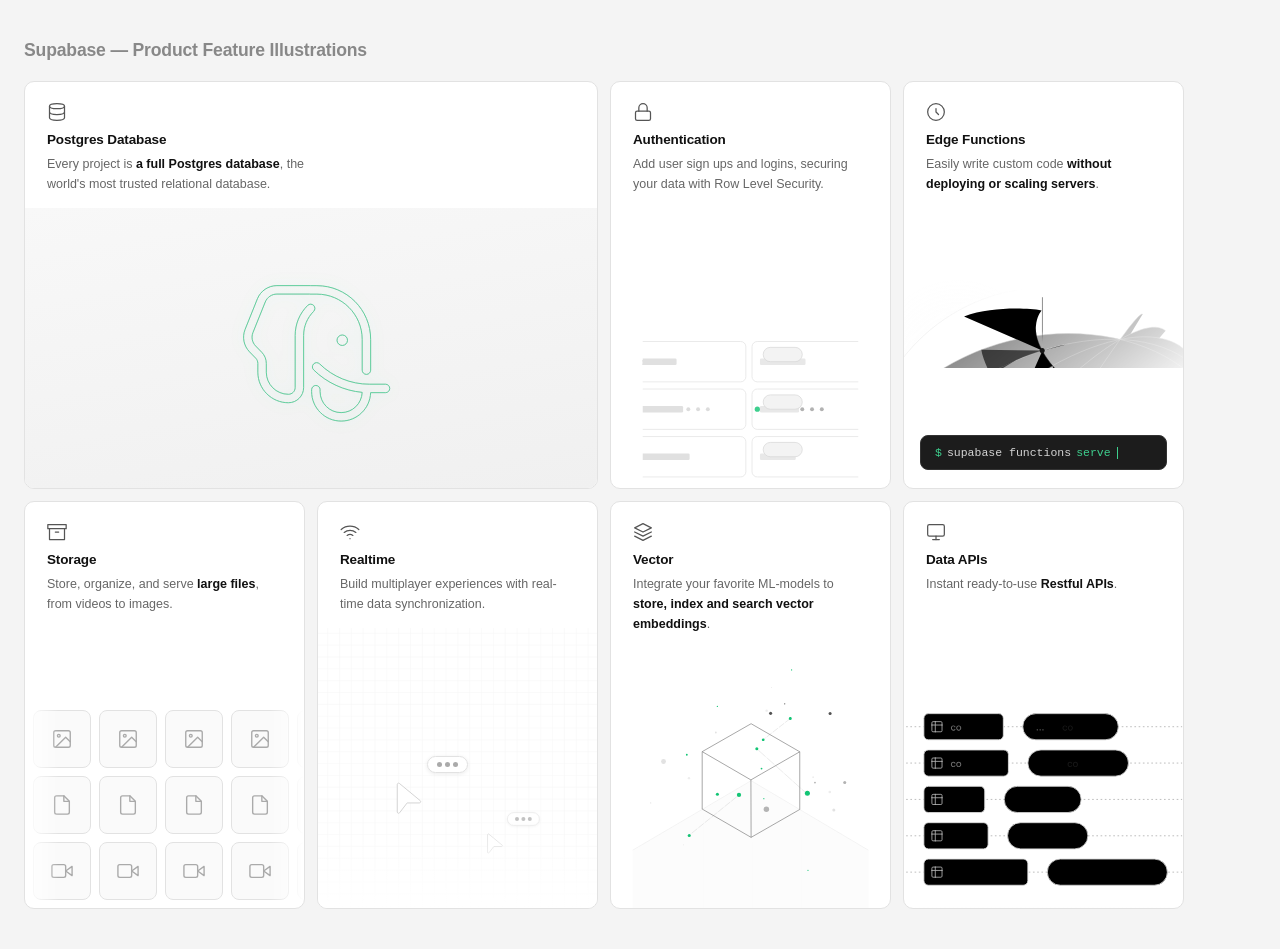
<file: supabase-feature-svgs.html>
<!DOCTYPE html>
<html lang="en">
<head>
  <meta charset="UTF-8">
  <meta name="viewport" content="width=device-width, initial-scale=1.0">
  <title>Supabase Feature Illustrations</title>
  <style>
    *, *::before, *::after { box-sizing: border-box; margin: 0; padding: 0; }
    body {
      font-family: -apple-system, BlinkMacSystemFont, 'Inter', 'Segoe UI', sans-serif;
      background: #f4f4f4;
      padding: 40px 24px;
      color: #171717;
    }
    h1 {
      font-size: 1.1rem;
      font-weight: 600;
      color: #888;
      margin-bottom: 20px;
      letter-spacing: -0.01em;
    }
    .products-grid {
      display: grid;
      grid-template-columns: repeat(4, 1fr);
      gap: 12px;
      max-width: 1160px;
    }
    .card {
      background: #fff;
      border: 1px solid #e2e2e2;
      border-radius: 10px;
      overflow: hidden;
      display: flex;
      flex-direction: column;
      min-height: 360px;
      transition: border-color 0.2s, box-shadow 0.2s;
      position: relative;
    }
    .card:hover { border-color: #ccc; box-shadow: 0 4px 20px rgba(0,0,0,0.07); }
    .card--db { grid-column: span 2; }
    .card-header { padding: 20px 22px 14px; flex-shrink: 0; }
    .card-icon { width: 20px; height: 20px; color: #555; margin-bottom: 10px; display: block; }
    .card-title { font-size: 13.5px; font-weight: 600; color: #111; margin-bottom: 7px; letter-spacing: -0.01em; }
    .card-desc { font-size: 12.5px; line-height: 1.6; color: #666; max-width: 280px; }
    .card-desc strong { font-weight: 600; color: #111; }
    .card-visual {
      flex: 1;
      position: relative;
      overflow: hidden;
    }

    /* ---- Database ---- */
    .db-visual {
      background: linear-gradient(170deg, #f8f8f8 0%, #f0f0f0 100%);
      display: flex;
      align-items: center;
      justify-content: center;
      min-height: 220px;
    }
    .db-visual svg { width: 260px; height: 260px; }

    /* ---- Auth ---- */
    .auth-visual svg {
      display: block;
      width: 100%;
      height: auto;
      max-height: 280px;
    }

    /* ---- Edge Functions ---- */
    .ef-visual {
      display: flex;
      flex-direction: column;
      justify-content: space-between;
    }
    .ef-visual .ef-bg svg {
      display: block;
      width: 100%;
      height: 160px;
      object-fit: cover;
    }
    .ef-terminal {
      margin: 0 16px 18px;
      background: #1c1c1c;
      border-radius: 8px;
      padding: 10px 14px;
      font-family: 'SF Mono', 'Fira Mono', 'Roboto Mono', monospace;
      font-size: 11.5px;
      color: #d4d4d4;
      border: 1px solid #333;
      display: flex;
      align-items: center;
      gap: 5px;
    }
    .ef-terminal .p { color: #3ecf8e; }
    .ef-terminal .s { color: #3ecf8e; }
    .cursor-blink {
      display: inline-block; width: 1px; height: 12px;
      background: #3ecf8e; margin-left: 1px;
      animation: blink 1s step-end infinite;
    }
    @keyframes blink { 0%,100% { opacity:1; } 50% { opacity:0; } }

    /* ---- Storage ---- */
    .storage-visual {
      display: flex;
      align-items: flex-end;
      padding-bottom: 0;
      overflow: hidden;
      mask-image: linear-gradient(90deg, transparent 0%, #000 12%, #000 88%, transparent 100%);
      -webkit-mask-image: linear-gradient(90deg, transparent 0%, #000 12%, #000 88%, transparent 100%);
    }
    .storage-track {
      display: flex;
      flex-shrink: 0;
      gap: 8px;
      padding: 8px;
      animation: marquee-st 20s linear infinite;
      will-change: transform;
    }
    .card:hover .storage-track { animation-play-state: paused; }
    @keyframes marquee-st { to { transform: translateX(-50%); } }
    .st-col { display: flex; flex-direction: column; gap: 8px; }
    .st-box {
      width: 58px; height: 58px;
      border: 1px solid #e2e2e2;
      border-radius: 8px;
      background: #fafafa;
      display: flex; align-items: center; justify-content: center;
      color: #aaa;
      flex-shrink: 0;
      transition: background 0.15s, color 0.15s;
    }
    .st-box:hover { background: #f0f0f0; color: #555; }
    .st-box svg { width: 22px; height: 22px; display: block; }

    /* ---- Realtime ---- */
    .rt-visual {
      position: absolute;
      inset: 0;
    }
    .rt-visual > svg.rt-bg {
      position: absolute;
      inset: 0;
      width: 100%;
      height: 100%;
    }
    .rt-cursor {
      position: absolute;
      pointer-events: none;
      transition: transform 0.75s ease-out;
    }
    .rt-bubble {
      position: absolute;
      left: calc(100% + 5px);
      top: -26px;
      display: flex;
      gap: 3px;
      align-items: center;
      padding: 5px 9px;
      border-radius: 20px;
      background: #fff;
      border: 1px solid #e2e2e2;
      box-shadow: 0 1px 4px rgba(0,0,0,0.08);
    }
    .rt-dot {
      width: 5px; height: 5px; border-radius: 50%; background: #aaa;
      animation: rt-pulse 0.6s cubic-bezier(0.4,0,0.6,1) infinite;
    }
    .rt-dot:nth-child(2) { animation-delay: 200ms; }
    .rt-dot:nth-child(3) { animation-delay: 400ms; }
    @keyframes rt-pulse {
      0%,100% { opacity: 0.35; transform: scale(0.8); }
      50% { opacity: 1; transform: scale(1); }
    }
    .rt-overlay {
      position: absolute;
      bottom: 0; left: 0; right: 0; height: 80px;
      background: linear-gradient(to top, #fff 0%, transparent 100%);
      pointer-events: none;
    }

    /* ---- Vector ---- */
    .vc-visual svg { display: block; width: 100%; height: 100%; max-height: 280px; }

    /* ---- Data APIs ---- */
    .da-visual { position: absolute; inset: 0; }
    .da-visual .da-lines { position: absolute; inset: 0; width: 100%; height: 100%; }
    .da-visual .da-routes { position: absolute; inset: 0; width: 100%; height: 100%; }
  </style>
</head>
<body>
<h1>Supabase — Product Feature Illustrations</h1>
<div class="products-grid">

  <!-- ══════════ POSTGRES DATABASE ══════════ -->
  <div class="card card--db">
    <div class="card-header">
      <svg class="card-icon" viewBox="0 0 24 24" fill="none" stroke="currentColor" stroke-width="1.5" stroke-linecap="round" stroke-linejoin="round">
        <ellipse cx="12" cy="5" rx="9" ry="3"/>
        <path d="M3 5v14c0 1.66 4 3 9 3s9-1.34 9-3V5"/>
        <path d="M3 12c0 1.66 4 3 9 3s9-1.34 9-3"/>
      </svg>
      <div class="card-title">Postgres Database</div>
      <p class="card-desc">Every project is <strong>a full Postgres database</strong>, the world's most trusted relational database.</p>
    </div>
    <div class="card-visual db-visual">
      <svg xmlns="http://www.w3.org/2000/svg" fill="none" viewBox="0 0 390 430">
        <defs>
          <filter id="db-glow" x="-30%" y="-30%" width="160%" height="160%">
            <feDropShadow dx="0" dy="0" stdDeviation="12" flood-color="#3ecf8e" flood-opacity="0.2"/>
          </filter>
        </defs>
        <!-- shadow layer -->
        <g stroke="#d4d4d4" stroke-width="1.5" fill="none" filter="url(#db-glow)">
          <path d="M192.144 125.816h-53.465c-8.506 0-16.159 5.17-19.334 13.061L99.0045 189.43c-3.0613 7.608-1.3448 16.306 4.3775 22.181l10.232 10.506c4.792 4.919 7.474 11.516 7.474 18.384l-.001 14.473c0 20.197 16.373 36.569 36.569 36.569 6.16 0 11.154-4.993 11.154-11.153l.001-86.241c0-18.629 7.441-36.486 20.668-49.602 2.746-2.723 7.178-2.704 9.9.041 2.722 2.745 2.703 7.178-.042 9.9-10.577 10.488-16.526 24.766-16.526 39.661l-.001 86.241c0 13.892-11.262 25.153-25.154 25.153-27.928 0-50.569-22.64-50.569-50.569l.001-14.474c0-3.218-1.257-6.309-3.503-8.615L93.353 221.38c-9.5904-9.847-12.4673-24.424-7.3366-37.176l20.3406-50.553c5.308-13.192 18.101-21.835 32.322-21.835h55.729v.084h10.339c49.104 0 88.91 39.806 88.91 88.91v50.842c0 3.866-3.134 7-7 7s-7-3.134-7-7V200.81c0-41.372-33.538-74.91-74.91-74.91H193.23c-.37 0-.732-.029-1.086-.084Z"/>
          <path d="M210.03 283.94c0-3.866-3.134-7-7-7s-7 3.134-7 7v3.113c0 26.959 21.854 48.814 48.813 48.814 26.351 0 47.825-20.879 48.781-46.996h24.614c3.866 0 7-3.134 7-7s-3.134-7-7-7h-26.841c-30.744 0-60.256-12.083-82.173-33.643-2.756-2.711-7.188-2.675-9.899.081-2.711 2.756-2.675 7.188.081 9.9 21.725 21.371 50.116 34.423 80.228 37.134-.679 18.629-15.995 33.524-34.791 33.524-19.227 0-34.813-15.587-34.813-34.814v-3.113Z"/>
          <path d="M238.03 202.145c0 4.792 3.885 8.677 8.677 8.677s8.676-3.885 8.676-8.677-3.884-8.676-8.676-8.676-8.677 3.884-8.677 8.676Z"/>
        </g>
        <!-- green accent layer -->
        <g stroke="#3ecf8e" stroke-width="1.5" fill="none" opacity="0.85">
          <path d="M192.144 125.816h-53.465c-8.506 0-16.159 5.17-19.334 13.061L99.0045 189.43c-3.0613 7.608-1.3448 16.306 4.3775 22.181l10.232 10.506c4.792 4.919 7.474 11.516 7.474 18.384l-.001 14.473c0 20.197 16.373 36.569 36.569 36.569 6.16 0 11.154-4.993 11.154-11.153l.001-86.241c0-18.629 7.441-36.486 20.668-49.602 2.746-2.723 7.178-2.704 9.9.041 2.722 2.745 2.703 7.178-.042 9.9-10.577 10.488-16.526 24.766-16.526 39.661l-.001 86.241c0 13.892-11.262 25.153-25.154 25.153-27.928 0-50.569-22.64-50.569-50.569l.001-14.474c0-3.218-1.257-6.309-3.503-8.615L93.353 221.38c-9.5904-9.847-12.4673-24.424-7.3366-37.176l20.3406-50.553c5.308-13.192 18.101-21.835 32.322-21.835h55.729v.084h10.339c49.104 0 88.91 39.806 88.91 88.91v50.842c0 3.866-3.134 7-7 7s-7-3.134-7-7V200.81c0-41.372-33.538-74.91-74.91-74.91H193.23c-.37 0-.732-.029-1.086-.084Z"/>
          <path d="M210.03 283.94c0-3.866-3.134-7-7-7s-7 3.134-7 7v3.113c0 26.959 21.854 48.814 48.813 48.814 26.351 0 47.825-20.879 48.781-46.996h24.614c3.866 0 7-3.134 7-7s-3.134-7-7-7h-26.841c-30.744 0-60.256-12.083-82.173-33.643-2.756-2.711-7.188-2.675-9.899.081-2.711 2.756-2.675 7.188.081 9.9 21.725 21.371 50.116 34.423 80.228 37.134-.679 18.629-15.995 33.524-34.791 33.524-19.227 0-34.813-15.587-34.813-34.814v-3.113Z"/>
          <path d="M238.03 202.145c0 4.792 3.885 8.677 8.677 8.677s8.676-3.885 8.676-8.677-3.884-8.676-8.676-8.676-8.677 3.884-8.677 8.676Z"/>
        </g>
      </svg>
    </div>
  </div>

  <!-- ══════════ AUTHENTICATION ══════════ -->
  <div class="card">
    <div class="card-header">
      <svg class="card-icon" viewBox="0 0 24 24" fill="none" stroke="currentColor" stroke-width="1.5" stroke-linecap="round" stroke-linejoin="round">
        <rect x="3" y="11" width="18" height="11" rx="2" ry="2"/>
        <path d="M7 11V7a5 5 0 0 1 10 0v4"/>
      </svg>
      <div class="card-title">Authentication</div>
      <p class="card-desc">Add user sign ups and logins, securing your data with Row Level Security.</p>
    </div>
    <div class="card-visual auth-visual">
      <svg xmlns="http://www.w3.org/2000/svg" width="331" height="430" fill="none" viewBox="0 0 331 430">
        <g clip-path="url(#au-a)">
          <rect width="219.287" height="62" x="-60.929" y="278" fill="#fff" stroke="#dfdfdf" rx="8"/>
          <rect width="223.933" height="62" x="167.868" y="278" fill="#fff" stroke="#dfdfdf" rx="8"/>
          <rect width="219.287" height="62" x="-60.929" y="205" fill="#fff" stroke="#dfdfdf" rx="8"/>
          <path fill="#707070" d="m-41.29 241-2.59-7.224h1.134l1.036 3.024 1.12 3.262h.056l1.12-3.262 1.036-3.024h1.106l-2.59 7.224zm9.108.168q-.756 0-1.372-.266a3 3 0 0 1-1.036-.756 3.6 3.6 0 0 1-.644-1.19 5.1 5.1 0 0 1-.224-1.568q0-.853.224-1.554.224-.7.644-1.19.435-.504 1.036-.77.615-.266 1.372-.266.756 0 1.358.266.616.266 1.036.77.435.49.658 1.19t.224 1.554q0 .868-.224 1.568-.225.686-.658 1.19-.42.49-1.036.756a3.3 3.3 0 0 1-1.358.266m0-.966q.939 0 1.512-.56t.574-1.736v-1.036q0-1.176-.574-1.736-.573-.56-1.512-.56-.938 0-1.512.56t-.574 1.736v1.036q0 1.176.574 1.736.575.56 1.512.56m5.623 2.646h3.5v-8.12h-3.626v-.952h4.746v8.372q0 .728-.392 1.19-.379.462-1.204.462h-3.024zm4.06-10.668q-.49 0-.686-.196a.73.73 0 0 1-.196-.518v-.224q0-.308.196-.504.195-.21.686-.21.49 0 .686.21.195.197.196.504v.224a.73.73 0 0 1-.196.518q-.197.196-.686.196m7.554 0q-.49 0-.686-.196a.73.73 0 0 1-.196-.518v-.224q0-.308.196-.504.196-.21.686-.21t.686.21q.196.197.196.504v.224a.73.73 0 0 1-.196.518q-.196.196-.686.196m-3.164 7.868h2.604v-5.32h-2.604v-.952h3.724v6.272h2.436V241h-6.16zm7.765.952 2.688-3.668-2.618-3.556h1.344l1.092 1.526.868 1.204h.056l.84-1.204 1.078-1.526h1.288l-2.646 3.542L-3.638 241h-1.344l-1.218-1.694-.826-1.148h-.056l-.798 1.148L-9.056 241zm11.74.168q-.756 0-1.372-.266a3 3 0 0 1-1.036-.756 3.6 3.6 0 0 1-.644-1.19 5.1 5.1 0 0 1-.224-1.568q0-.853.224-1.554.224-.7.644-1.19.435-.504 1.036-.77.616-.266 1.372-.266t1.358.266q.616.266 1.036.77.435.49.658 1.19.225.7.224 1.554 0 .868-.224 1.568-.223.686-.658 1.19-.42.49-1.036.756a3.3 3.3 0 0 1-1.358.266m0-.966q.939 0 1.512-.56t.574-1.736v-1.036q0-1.176-.574-1.736-.573-.56-1.512-.56-.937 0-1.512.56-.573.56-.574 1.736v1.036q0 1.176.574 1.736.575.56 1.512.56"/>
          <rect width="219.287" height="62" x="-60.929" y="351" fill="#fff" stroke="#dfdfdf" rx="8"/>
          <rect width="223.933" height="62" x="167.868" y="351" fill="#fff" stroke="#dfdfdf" rx="8"/>
          <rect width="223.933" height="62" x="167.868" y="205" fill="#fff" stroke="#dfdfdf" rx="8"/>
          <!-- dots separator row 1 -->
          <g fill="#b2b2b2">
            <circle cx="185" cy="309" r="3"/>
            <circle cx="200" cy="309" r="3"/>
            <circle cx="215" cy="309" r="3"/>
            <circle cx="230" cy="309" r="3"/>
            <circle cx="245" cy="309" r="3"/>
            <circle cx="260" cy="309" r="3"/>
            <circle cx="275" cy="309" r="3"/>
          </g>
          <!-- dots separator row 2 -->
          <g fill="#b2b2b2" opacity="0.45">
            <circle cx="10" cy="309" r="3"/>
            <circle cx="25" cy="309" r="3"/>
            <circle cx="40" cy="309" r="3"/>
            <circle cx="55" cy="309" r="3"/>
            <circle cx="70" cy="309" r="3"/>
            <circle cx="85" cy="309" r="3"/>
            <circle cx="100" cy="309" r="3"/>
          </g>
          <!-- table icons in each row -->
          <path stroke="#b2b2b2" stroke-linecap="round" stroke-linejoin="round" d="M-48 289h-2.667A1.33 1.33 0 0 0-52 290.333V293m4-4h6.667A1.33 1.33 0 0 1-40 290.333V293m-8-4v12m-4-8v6.667A1.333 1.333 0 0 0-48.667 301H-46m-4-8h12m0 0v6.667A1.333 1.333 0 0 1-44.333 301H-46"/>
          <path stroke="#b2b2b2" stroke-linecap="round" stroke-linejoin="round" d="M-48 216h-2.667A1.33 1.33 0 0 0-52 217.333V220m4-4h6.667A1.33 1.33 0 0 1-40 217.333V220m-8-4v12m-4-8v6.667A1.333 1.333 0 0 0-48.667 228H-46m-4-8h12m0 0v6.667A1.333 1.333 0 0 1-44.333 228H-46"/>
          <path stroke="#b2b2b2" stroke-linecap="round" stroke-linejoin="round" d="M-48 362h-2.667A1.33 1.33 0 0 0-52 363.333V366m4-4h6.667A1.33 1.33 0 0 1-40 363.333V366m-8-4v12m-4-8v6.667A1.333 1.333 0 0 0-48.667 374H-46m-4-8h12m0 0v6.667A1.333 1.333 0 0 1-44.333 374H-46"/>
          <!-- email placeholder text row 1 -->
          <rect width="90" height="10" x="-28" y="304" rx="2" fill="#e0e0e0"/>
          <rect width="60" height="10" x="180" y="304" rx="2" fill="#e8e8e8"/>
          <!-- email placeholder text row 2 -->
          <rect width="80" height="10" x="-28" y="231" rx="2" fill="#e0e0e0"/>
          <rect width="70" height="10" x="180" y="231" rx="2" fill="#e8e8e8"/>
          <!-- email placeholder text row 3 -->
          <rect width="100" height="10" x="-28" y="377" rx="2" fill="#e0e0e0"/>
          <rect width="55" height="10" x="180" y="377" rx="2" fill="#e8e8e8"/>
          <!-- green dot for active row -->
          <circle cx="176" cy="309" r="4" fill="#3ecf8e"/>
          <!-- pill labels on right rects -->
          <rect width="60" height="22" x="185" y="287" rx="11" fill="#f3f3f3" stroke="#d4d4d4"/>
          <rect width="60" height="22" x="185" y="214" rx="11" fill="#f3f3f3" stroke="#d4d4d4"/>
          <rect width="60" height="22" x="185" y="360" rx="11" fill="#f3f3f3" stroke="#d4d4d4"/>
        </g>
        <defs>
          <clipPath id="au-a"><path fill="#fff" d="M0 0h331v430H0z"/></clipPath>
        </defs>
      </svg>
    </div>
  </div>

  <!-- ══════════ EDGE FUNCTIONS ══════════ -->
  <div class="card">
    <div class="card-header">
      <svg class="card-icon" viewBox="0 0 24 24" fill="none" stroke="currentColor" stroke-width="1.5" stroke-linecap="round" stroke-linejoin="round">
        <circle cx="12" cy="12" r="10"/>
        <path d="M12 8v4l3 3"/>
      </svg>
      <div class="card-title">Edge Functions</div>
      <p class="card-desc">Easily write custom code <strong>without deploying or scaling servers</strong>.</p>
    </div>
    <div class="card-visual ef-visual">
      <div class="ef-bg">
        <svg xmlns="http://www.w3.org/2000/svg" width="330" height="160" viewBox="0 0 330 430" preserveAspectRatio="xMidYMid slice">
          <g clip-path="url(#ef-a)">
            <mask id="ef-c" width="501" height="307" x="-72" y="194" maskUnits="userSpaceOnUse" style="mask-type:alpha">
              <path fill="url(#ef-b)" d="M-71.32 194.31H428.9v306.136H-71.32z"/>
            </mask>
            <g mask="url(#ef-c)">
              <path stroke="#707070" stroke-width=".63" d="M56.936 615.864c-1.862-1.135 1.53-10.785 9.81-27.996 8.281-17.212 21.17-41.37 37.364-70.058s35.125-60.882 54.893-93.342c19.777-32.475 39.69-64.063 57.731-91.624 18.057-27.552 33.611-50.089 45.099-65.337 11.496-15.264 18.52-22.693 20.383-21.558M29.738 596.282c-7.736-6.546-8.88-20.62-3.326-40.805 5.569-20.176 17.655-45.773 35.035-74.188s39.463-58.656 64.008-87.672c24.554-29.032 50.7-55.822 75.816-77.69 25.131-21.86 48.343-38.036 67.319-46.876 18.976-8.841 33.044-10.048 40.789-3.518M3.204 569.554c-11.152-13.388-14.407-32.932-9.469-56.681 4.94-23.749 17.932-50.87 37.648-78.636 19.715-27.766 45.469-55.199 74.674-79.54s60.832-44.722 91.684-59.108c30.868-14.378 59.877-22.268 84.143-22.86 24.258-.576 42.901 6.149 54.038 19.529m-358.38 238.786c-10.87-20.832-12.678-45.936-5.234-72.774s23.877-54.46 47.626-80.108c23.764-25.639 54.01-48.389 87.714-65.975s69.686-29.347 104.304-34.162c34.634-4.807 66.689-2.452 92.949 6.799 26.259 9.252 45.808 25.114 56.677 45.946M-42.774 473.456c-5.5-27.437-1.09-56.366 12.784-83.869s36.72-52.619 66.252-72.805c29.533-20.186 64.7-34.751 101.972-42.228 37.272-7.476 75.335-7.582 110.367-.33s65.79 21.615 89.187 41.641c23.398 20.026 38.616 45.037 44.115 72.475" opacity=".6"/>
              <path fill="url(#ef-d)" fill-opacity=".08" stroke="url(#ef-e)" stroke-width=".523" d="M96.084 155.412c33.737 11.315 59.645 37.817 73.285 58.961-119.49.257-216.3 97.099-216.507 216.602-24.307-9.556-42.152-23.158-53.506-39.737-11.408-16.659-16.275-36.341-14.544-57.988 3.464-43.304 33.338-94.477 90.097-144.929 45.362-40.322 87.248-44.287 121.175-32.909Z"/>
            </g>
            <path stroke="url(#ef-f)" stroke-width=".523" d="M163.815 289.173c5.145-1.641 18.709-5.589 31.803-8.251"/>
            <path stroke="url(#ef-g)" stroke-width=".63" d="M163.743 289.032c-18.206 5.187-43.077 15.647-62.293 26.53-2.857-5.626-8.859-19.013-10.005-27.548" opacity=".6"/>
            <path stroke="url(#ef-h)" stroke-width=".63" d="M131.988 300.584c-22.779 8.879-64.751 33.864-85.917 52.666" opacity=".6"/>
            <path stroke="url(#ef-i)" stroke-width=".63" d="M163.45 288.852c-2.898-5.107-8.435-18.062-7.4-29.032 1.035-10.971 5.382-16.714 6.676-18.319-18.785-2.95-59.563-4.554-91.751 7.141"/>
            <path stroke="url(#ef-j)" stroke-width=".63" d="M107 416.714c6.591-10.241 29.106-35.532 39.594-47.111-10.111-8.043-21.594-20.919-26.166-26.424 16.488-13.157 43.654-29.649 55.176-36.25-3.036-3.629-9.579-12.312-11.967-17.624"/>
            <path stroke="url(#ef-k)" stroke-width=".63" d="M208.664 423.039c7.109-12.953 20.755-54.004 27.116-72.756-28.112-11.66-48.13-29.228-60.184-43.417"/>
            <path stroke="url(#ef-l)" stroke-width=".63" d="M285.525 394.502c-25.576-1.417-50.611-10.222-59.931-14.446 2.452-6.734 7.929-22.109 10.217-29.736"/>
            <path stroke="url(#ef-m)" stroke-width=".582" d="M163.741 225.905v62.79"/>
            <ellipse cx="163.449" cy="288.951" fill="#171717" rx="3" ry="2.987" transform="rotate(-90 163.449 288.951)"/>
            <ellipse cx="285.522" cy="394.501" fill="#171717" rx="3" ry="2.987" transform="rotate(-90 285.522 394.501)"/>
            <ellipse cx="46.072" cy="353.25" fill="#171717" rx="3" ry="2.987" transform="rotate(-90 46.072 353.25)"/>
          </g>
          <defs>
            <linearGradient id="ef-b" x1="130.011" x2="290.2" y1="159.677" y2="369.686" gradientUnits="userSpaceOnUse"><stop stop-color="#fff"/><stop offset="1" stop-color="#fff" stop-opacity="0"/></linearGradient>
            <linearGradient id="ef-f" x1="161.952" x2="200.942" y1="287.31" y2="282.386" gradientUnits="userSpaceOnUse"><stop stop-color="#fff"/><stop offset="1" stop-color="#fff" stop-opacity="0"/></linearGradient>
            <linearGradient id="ef-g" x1="176.291" x2="146.084" y1="291.992" y2="317.019" gradientUnits="userSpaceOnUse"><stop stop-color="#171717"/><stop offset="1" stop-color="#fff" stop-opacity="0"/></linearGradient>
            <linearGradient id="ef-h" x1="142.094" x2="49.005" y1="298.08" y2="374.208" gradientUnits="userSpaceOnUse"><stop stop-color="#171717"/><stop offset="1" stop-color="#fff" stop-opacity="0"/></linearGradient>
            <linearGradient id="ef-i" x1="163.45" x2="151.98" y1="286.878" y2="260.371" gradientUnits="userSpaceOnUse"><stop stop-color="#171717"/><stop offset="1" stop-color="#fff" stop-opacity="0"/></linearGradient>
            <linearGradient id="ef-j" x1="163.939" x2="120.03" y1="317.43" y2="406.478" gradientUnits="userSpaceOnUse"><stop stop-color="#171717"/><stop offset="1" stop-color="#fff" stop-opacity="0"/></linearGradient>
            <linearGradient id="ef-k" x1="211.598" x2="210.244" y1="358.54" y2="423.039" gradientUnits="userSpaceOnUse"><stop stop-color="#171717"/><stop offset="1" stop-color="#fff" stop-opacity="0"/></linearGradient>
            <linearGradient id="ef-l" x1="252.624" x2="289.44" y1="386.02" y2="398.696" gradientUnits="userSpaceOnUse"><stop stop-color="#171717"/><stop offset="1" stop-color="#fff" stop-opacity="0"/></linearGradient>
            <linearGradient id="ef-m" x1="163.45" x2="163.45" y1="266.262" y2="288.695" gradientUnits="userSpaceOnUse"><stop stop-color="#171717"/><stop offset="1" stop-color="#fff" stop-opacity="0"/></linearGradient>
            <radialGradient id="ef-d" cx="0" cy="0" r="1" gradientTransform="rotate(227.429 99.037 139.361)scale(103.192 103.372)" gradientUnits="userSpaceOnUse"><stop stop-color="#fff"/><stop offset="1" stop-color="#d9d9d9" stop-opacity="0"/></radialGradient>
            <radialGradient id="ef-e" cx="0" cy="0" r="1" gradientTransform="rotate(246.038 108.464 128.218)scale(61.4062 126.439)" gradientUnits="userSpaceOnUse"><stop stop-color="#d9d9d9"/><stop offset="1" stop-color="#d9d9d9" stop-opacity="0"/></radialGradient>
            <clipPath id="ef-a"><path fill="#fff" d="M0 0h330v430H0z"/></clipPath>
          </defs>
        </svg>
      </div>
      <div class="ef-terminal">
        <span class="p">$</span>
        <span>supabase functions </span><span class="s">serve</span><span class="cursor-blink"></span>
      </div>
    </div>
  </div>

  <!-- ══════════ STORAGE ══════════ -->
  <div class="card">
    <div class="card-header">
      <svg class="card-icon" viewBox="0 0 24 24" fill="none" stroke="currentColor" stroke-width="1.5" stroke-linecap="round" stroke-linejoin="round">
        <polyline points="21 8 21 21 3 21 3 8"/>
        <rect x="1" y="3" width="22" height="5"/>
        <line x1="10" y1="12" x2="14" y2="12"/>
      </svg>
      <div class="card-title">Storage</div>
      <p class="card-desc">Store, organize, and serve <strong>large files</strong>, from videos to images.</p>
    </div>
    <div class="card-visual storage-visual">
      <!-- Two identical tracks for seamless loop -->
      <div class="storage-track" id="st1">
        <!-- 10 columns × 3 icons = 30 icons per track, duplicated for loop -->
      </div>
    </div>
  </div>

  <!-- ══════════ REALTIME ══════════ -->
  <div class="card">
    <div class="card-header">
      <svg class="card-icon" viewBox="0 0 24 24" fill="none" stroke="currentColor" stroke-width="1.5" stroke-linecap="round" stroke-linejoin="round">
        <path d="M5 12.55a11 11 0 0 1 14.08 0"/>
        <path d="M1.42 9a16 16 0 0 1 21.16 0"/>
        <path d="M8.53 16.11a6 6 0 0 1 6.95 0"/>
        <line x1="12" y1="20" x2="12.01" y2="20"/>
      </svg>
      <div class="card-title">Realtime</div>
      <p class="card-desc">Build multiplayer experiences with real-time data synchronization.</p>
    </div>
    <div class="card-visual" style="min-height:200px;">
      <div class="rt-visual">
        <!-- Grid background -->
        <svg class="rt-bg" xmlns="http://www.w3.org/2000/svg" viewBox="0 0 330 430" preserveAspectRatio="xMidYMid slice">
          <g clip-path="url(#rt-a)">
            <path stroke="#f3f3f3" stroke-width=".5" d="M-16.542-10.547v457.453m14-457.453v457.453m14-457.453v457.453m14-457.453v457.453m14-457.453v457.453m14-457.453v457.453m14-457.453v457.453m14-457.453v457.453m14-457.453v457.453m14-457.453v457.453m14-457.453v457.453m14-457.453v457.453m14-457.453v457.453m14-457.453v457.453m14-457.453v457.453m14-457.453v457.453m14-457.453v457.453m14-457.453v457.453m14-457.453v457.453m14-457.453v457.453m14-457.453v457.453m14-457.453v457.453m14-457.453v457.453m14-457.453.001 457.453m14-457.453v457.453m14-457.453v457.453m14-457.453v457.453m14-457.453v457.453m14-457.453v457.453M440.615-.25H-16.838m457.453 14H-16.838m457.453 14H-16.838m457.453 14H-16.838m457.453 14H-16.838m457.453 14H-16.838m457.453 14H-16.838m457.453 14H-16.838m457.453 14H-16.838m457.453 14H-16.838m457.453 14H-16.838m457.453 14H-16.838m457.453 14H-16.838m457.453 14H-16.838m457.453 14H-16.838m457.453 14H-16.838m457.453 14H-16.838m457.453 14H-16.838m457.453 14H-16.838m457.453 14H-16.838m457.453 14H-16.838m457.453 14H-16.838m457.453 14H-16.838m457.453 14H-16.838m457.453 14.001H-16.838m457.453 14H-16.838m457.453 14H-16.838m457.453 14H-16.838m457.453 14H-16.838m457.453 14H-16.838m457.453 14H-16.838m457.453 14H-16.838"/>
          </g>
          <defs>
            <clipPath id="rt-a"><path fill="#fff" d="M0 0h330v430H0z"/></clipPath>
          </defs>
        </svg>
        <!-- User 1 cursor -->
        <div class="rt-cursor" style="top:55%;left:28%;">
          <svg width="26" height="32" viewBox="0 0 30 38" fill="none" xmlns="http://www.w3.org/2000/svg">
            <path d="M3.58385 1.69742C2.57836 0.865603 1.05859 1.58076 1.05859 2.88572V35.6296C1.05859 37.1049 2.93111 37.7381 3.8265 36.5656L12.5863 25.0943C12.6889 24.96 12.8483 24.8812 13.0173 24.8812H27.3245C28.7697 24.8812 29.4211 23.0719 28.3076 22.1507L3.58385 1.69742Z" fill="#fff" stroke="#ccc" stroke-linejoin="round"/>
          </svg>
          <div class="rt-bubble">
            <div class="rt-dot"></div>
            <div class="rt-dot"></div>
            <div class="rt-dot"></div>
          </div>
        </div>
        <!-- User 2 cursor -->
        <div class="rt-cursor" style="top:72%;left:60%;transform:scale(0.8);">
          <svg width="20" height="26" viewBox="0 0 30 38" fill="none" xmlns="http://www.w3.org/2000/svg">
            <path d="M3.58385 1.69742C2.57836 0.865603 1.05859 1.58076 1.05859 2.88572V35.6296C1.05859 37.1049 2.93111 37.7381 3.8265 36.5656L12.5863 25.0943C12.6889 24.96 12.8483 24.8812 13.0173 24.8812H27.3245C28.7697 24.8812 29.4211 23.0719 28.3076 22.1507L3.58385 1.69742Z" fill="#fff" stroke="#ccc" stroke-linejoin="round"/>
          </svg>
          <div class="rt-bubble" style="opacity:0.7;">
            <div class="rt-dot"></div>
            <div class="rt-dot"></div>
            <div class="rt-dot"></div>
          </div>
        </div>
        <div class="rt-overlay"></div>
      </div>
    </div>
  </div>

  <!-- ══════════ VECTOR ══════════ -->
  <div class="card">
    <div class="card-header">
      <svg class="card-icon" viewBox="0 0 24 24" fill="none" stroke="currentColor" stroke-width="1.5" stroke-linecap="round" stroke-linejoin="round">
        <polygon points="12 2 2 7 12 12 22 7 12 2"/>
        <polyline points="2 17 12 22 22 17"/>
        <polyline points="2 12 12 17 22 12"/>
      </svg>
      <div class="card-title">Vector</div>
      <p class="card-desc">Integrate your favorite ML-models to <strong>store, index and search vector embeddings</strong>.</p>
    </div>
    <div class="card-visual vc-visual">
      <svg xmlns="http://www.w3.org/2000/svg" width="390" height="430" fill="none" viewBox="0 0 390 430" style="display:block;width:100%;height:100%;max-height:260px;">
        <g clip-path="url(#vc-a)">
          <path stroke="#ededed" stroke-width=".502" d="M279.173 650.277V275.195M117.441 650.277V275.195M198.313 696.482V321.401"/>
          <path fill="#fcfcfc" stroke="#ededed" stroke-width="1.237" d="m-227.715 468.123 423.727-248.666 423.273 250.909z" opacity=".8"/>
          <circle cx="301.631" cy="222.602" r="1.507" fill="#b2b2b2"/>
          <ellipse cx="326.643" cy="108.326" fill="#525252" rx="2.511" ry="2.495"/>
          <circle cx="350.85" cy="222.602" r="2.511" fill="#b2b2b2"/>
          <ellipse cx="89.687" cy="176.412" fill="#13c575" rx="1.507" ry="1.584"/>
          <circle cx="251.621" cy="92.292" r="1.004" fill="#525252"/>
          <circle cx="221.696" cy="103.573" r="2.009" fill="#ededed"/>
          <ellipse cx="217.068" cy="249.2" fill="#13c575" rx="1.004" ry=".984"/>
          <circle cx="51.145" cy="187.789" r="4.018" fill="#e2e2e2"/>
          <circle cx="326.102" cy="238.157" r="2.213" fill="#ededed"/>
          <circle cx="93.202" cy="215.212" r="2.009" fill="#ededed"/>
          <circle cx="298.62" cy="213.562" r="1.507" fill="#ededed"/>
          <circle cx="332.81" cy="267.771" r="2.511" fill="#e2e2e2"/>
          <circle cx="213.235" cy="199.429" r="1.465" fill="#13c575"/>
          <circle cx="221.273" cy="266.826" r="4.52" fill="#b2b2b2"/>
          <circle cx="290.08" cy="367.749" r="1.004" fill="#13c575"/>
          <circle cx="137.699" cy="139.772" r="1.507" fill="#e2e2e2"/>
          <circle cx="84.163" cy="325.56" r="1.004" fill="#ededed"/>
          <circle cx="229.31" cy="64.901" r=".503" fill="#b2b2b2"/>
          <ellipse cx="93.663" cy="309.991" fill="#13c575" rx="2.553" ry="2.511"/>
          <circle cx="228.305" cy="108.093" r="2.511" fill="#525252"/>
          <circle cx="29.922" cy="256.252" r="1.004" fill="#e2e2e2"/>
          <circle cx="140.212" cy="96.602" r="1.004" fill="#13c575"/>
          <ellipse cx="262.959" cy="36.271" fill="#13c575" rx="1.004" ry="1.006"/>
          <path fill="#fff" fill-opacity=".03" d="m195.998 125.21 80.457 46.453v95.372l-80.467 46.162-80.871-46.802v-94.984z"/>
          <path stroke="#707070" stroke-width="1.004" d="m276.455 171.663-80.457-46.453-80.881 46.201m161.338.252v95.372l-80.467 46.162m80.467-141.534-63.615 36.56-17.164 9.954m.312 95.02-80.871-46.802v-94.984m80.871 141.786-.312-95.02m-80.559-46.766 80.559 46.766"/>
          <path stroke="#707070" stroke-dasharray="0.5 2.01" stroke-width="1.004" d="m205.479 166.713 79.448 71.444M216.45 151.371l44.35-34.74"/>
          <circle cx="205.482" cy="166.712" r="2.511" fill="#13c575"/>
          <circle cx="289.076" cy="240.369" r="4.146" fill="#13c575"/>
          <circle cx="140.212" cy="242.004" r="2.511" fill="#13c575"/>
          <circle cx="216.001" cy="151.754" r="2.192" fill="#13c575" transform="rotate(18.032 216.001 151.754)"/>
          <circle cx="260.8" cy="116.631" r="2.511" fill="#13c575" transform="rotate(18.032 260.8 116.631)"/>
          <path stroke="#707070" stroke-dasharray="0.5 2.01" stroke-width="1.004" d="m94.41 309.076 81.54-66.068"/>
          <circle cx="175.95" cy="243.009" r="3.516" fill="#13c575"/>
        </g>
        <defs>
          <clipPath id="vc-a"><path fill="#fff" d="M0 0h390v430H0z"/></clipPath>
        </defs>
      </svg>
    </div>
  </div>

  <!-- ══════════ DATA APIs ══════════ -->
  <div class="card">
    <div class="card-header">
      <svg class="card-icon" viewBox="0 0 24 24" fill="none" stroke="currentColor" stroke-width="1.5" stroke-linecap="round" stroke-linejoin="round">
        <rect x="2" y="3" width="20" height="14" rx="2" ry="2"/>
        <line x1="8" y1="21" x2="16" y2="21"/>
        <line x1="12" y1="17" x2="12" y2="21"/>
      </svg>
      <div class="card-title">Data APIs</div>
      <p class="card-desc">Instant ready-to-use <strong>Restful APIs</strong>.</p>
    </div>
    <div class="card-visual" style="min-height:220px;">
      <div class="da-visual">
        <!-- Lines background -->
        <svg class="da-lines" xmlns="http://www.w3.org/2000/svg" viewBox="0 0 330 430" preserveAspectRatio="xMidYMid slice">
          <path stroke="#b2b2b2" stroke-dasharray="1 4" stroke-linecap="round" stroke-linejoin="round" d="M3 393h325.486M3 350h325.486M3 307h325.486M3 264h325.486M3 221h325.486M3 178h325.486"/>
        </svg>
        <!-- Routes overlay -->
        <svg class="da-routes" xmlns="http://www.w3.org/2000/svg" viewBox="0 0 330 430" preserveAspectRatio="xMidYMid slice">
          <g clip-path="url(#da-a)">
            <rect width="94" height="31" x="23.5" y="162.5" fill="#fff" rx="5.5"/><rect width="94" height="31" x="23.5" y="162.5" stroke="#dfdfdf" rx="5.5"/>
            <path stroke="#b2b2b2" stroke-linecap="round" stroke-linejoin="round" d="M37 172h-2.667A1.33 1.33 0 0 0 33 173.333V176m4-4h6.667A1.33 1.33 0 0 1 45 173.333V176m-8-4v12m-4-8v6.667A1.333 1.333 0 0 0 34.333 184H37m-4-8h12m0 0v6.667A1.333 1.333 0 0 1 43.667 184H37"/>
            <path fill="#707070" d="M58.384 177.592c-.912 0-1.752.672-1.752 2.016 0 1.32.828 2.028 1.764 2.028 1.08 0 1.476-.732 1.608-1.188l.996.432c-.276.828-1.104 1.8-2.604 1.8-1.68 0-2.916-1.32-2.916-3.072 0-1.8 1.26-3.06 2.904-3.06 1.536 0 2.328.96 2.568 1.836l-1.02.432c-.144-.564-.564-1.224-1.548-1.224m6.353 4.08c.96 0 1.8-.72 1.8-2.064 0-1.332-.84-2.052-1.8-2.052s-1.8.72-1.8 2.052c0 1.344.84 2.064 1.8 2.064m0-5.124c1.728 0 2.952 1.308 2.952 3.06 0 1.764-1.224 3.072-2.952 3.072s-2.952-1.308-2.952-3.072c0-1.752 1.224-3.06 2.952-3.06"/>
            <rect width="113" height="31" x="140.5" y="162.5" fill="#f3f3f3" rx="15.5"/><rect width="113" height="31" x="140.5" y="162.5" stroke="#d4d4d4" rx="15.5"/>
            <path fill="#707070" d="M156.84 181.732c0-.468.36-.84.828-.84s.84.372.84.84a.825.825 0 0 1-.84.828.815.815 0 0 1-.828-.828m3.352 0c0-.468.36-.84.828-.84s.84.372.84.84a.825.825 0 0 1-.84.828.815.815 0 0 1-.828-.828m3.351 0c0-.468.36-.84.828-.84s.84.372.84.84a.825.825 0 0 1-.84.828.815.815 0 0 1-.828-.828"/>
            <path fill="#171717" d="M190.384 177.592c-.912 0-1.752.672-1.752 2.016 0 1.32.828 2.028 1.764 2.028 1.08 0 1.476-.732 1.608-1.188l.996.432c-.276.828-1.104 1.8-2.604 1.8-1.68 0-2.916-1.32-2.916-3.072 0-1.8 1.26-3.06 2.904-3.06 1.536 0 2.328.96 2.568 1.836l-1.02.432c-.144-.564-.564-1.224-1.548-1.224m6.353 4.08c.96 0 1.8-.72 1.8-2.064 0-1.332-.84-2.052-1.8-2.052s-1.8.72-1.8 2.052c0 1.344.84 2.064 1.8 2.064m0-5.124c1.728 0 2.952 1.308 2.952 3.06 0 1.764-1.224 3.072-2.952 3.072s-2.952-1.308-2.952-3.072c0-1.752 1.224-3.06 2.952-3.06"/>

            <rect width="100" height="31" x="23.5" y="205.5" fill="#fff" rx="5.5"/><rect width="100" height="31" x="23.5" y="205.5" stroke="#dfdfdf" rx="5.5"/>
            <path stroke="#b2b2b2" stroke-linecap="round" stroke-linejoin="round" d="M37 215h-2.667A1.33 1.33 0 0 0 33 216.333V219m4-4h6.667A1.33 1.33 0 0 1 45 216.333V219m-8-4v12m-4-8v6.667A1.333 1.333 0 0 0 34.333 227H37m-4-8h12m0 0v6.667A1.333 1.333 0 0 1 43.667 227H37"/>
            <path fill="#707070" d="M58.384 220.592c-.912 0-1.752.672-1.752 2.016 0 1.32.828 2.028 1.764 2.028 1.08 0 1.476-.732 1.608-1.188l.996.432c-.276.828-1.104 1.8-2.604 1.8-1.68 0-2.916-1.32-2.916-3.072 0-1.8 1.26-3.06 2.904-3.06 1.536 0 2.328.96 2.568 1.836l-1.02.432c-.144-.564-.564-1.224-1.548-1.224m6.353 4.08c.96 0 1.8-.72 1.8-2.064 0-1.332-.84-2.052-1.8-2.052s-1.8.72-1.8 2.052c0 1.344.84 2.064 1.8 2.064m0-5.124c1.728 0 2.952 1.308 2.952 3.06 0 1.764-1.224 3.072-2.952 3.072s-2.952-1.308-2.952-3.072c0-1.752 1.224-3.06 2.952-3.06"/>
            <rect width="119" height="31" x="146.5" y="205.5" fill="#f3f3f3" rx="15.5"/><rect width="119" height="31" x="146.5" y="205.5" stroke="#d4d4d4" rx="15.5"/>
            <path fill="#171717" d="M196.384 220.592c-.912 0-1.752.672-1.752 2.016 0 1.32.828 2.028 1.764 2.028 1.08 0 1.476-.732 1.608-1.188l.996.432c-.276.828-1.104 1.8-2.604 1.8-1.68 0-2.916-1.32-2.916-3.072 0-1.8 1.26-3.06 2.904-3.06 1.536 0 2.328.96 2.568 1.836l-1.02.432c-.144-.564-.564-1.224-1.548-1.224m6.353 4.08c.96 0 1.8-.72 1.8-2.064 0-1.332-.84-2.052-1.8-2.052s-1.8.72-1.8 2.052c0 1.344.84 2.064 1.8 2.064m0-5.124c1.728 0 2.952 1.308 2.952 3.06 0 1.764-1.224 3.072-2.952 3.072s-2.952-1.308-2.952-3.072c0-1.752 1.224-3.06 2.952-3.06"/>

            <rect width="72" height="31" x="23.5" y="248.5" fill="#fff" rx="5.5"/><rect width="72" height="31" x="23.5" y="248.5" stroke="#dfdfdf" rx="5.5"/>
            <path stroke="#b2b2b2" stroke-linecap="round" stroke-linejoin="round" d="M37 258h-2.667A1.33 1.33 0 0 0 33 259.333V262m4-4h6.667A1.33 1.33 0 0 1 45 259.333V262m-8-4v12m-4-8v6.667A1.333 1.333 0 0 0 34.333 270H37m-4-8h12m0 0v6.667A1.333 1.333 0 0 1 43.667 270H37"/>
            <rect width="91" height="31" x="118.5" y="248.5" fill="#f3f3f3" rx="15.5"/><rect width="91" height="31" x="118.5" y="248.5" stroke="#d4d4d4" rx="15.5"/>

            <rect width="76" height="31" x="23.5" y="291.5" fill="#fff" rx="5.5"/><rect width="76" height="31" x="23.5" y="291.5" stroke="#dfdfdf" rx="5.5"/>
            <path stroke="#b2b2b2" stroke-linecap="round" stroke-linejoin="round" d="M37 301h-2.667A1.33 1.33 0 0 0 33 302.333V305m4-4h6.667A1.33 1.33 0 0 1 45 302.333V305m-8-4v12m-4-8v6.667A1.333 1.333 0 0 0 34.333 313H37m-4-8h12m0 0v6.667A1.333 1.333 0 0 1 43.667 313H37"/>
            <rect width="95" height="31" x="122.5" y="291.5" fill="#f3f3f3" rx="15.5"/><rect width="95" height="31" x="122.5" y="291.5" stroke="#d4d4d4" rx="15.5"/>

            <rect width="123" height="31" x="23.5" y="334.5" fill="#fff" rx="5.5"/><rect width="123" height="31" x="23.5" y="334.5" stroke="#dfdfdf" rx="5.5"/>
            <path stroke="#b2b2b2" stroke-linecap="round" stroke-linejoin="round" d="M37 344h-2.667A1.33 1.33 0 0 0 33 345.333V348m4-4h6.667A1.33 1.33 0 0 1 45 345.333V348m-8-4v12m-4-8v6.667A1.333 1.333 0 0 0 34.333 356H37m-4-8h12m0 0v6.667A1.333 1.333 0 0 1 43.667 356H37"/>
            <rect width="142" height="31" x="169.5" y="334.5" fill="#f3f3f3" rx="15.5"/><rect width="142" height="31" x="169.5" y="334.5" stroke="#d4d4d4" rx="15.5"/>
          </g>
          <defs>
            <clipPath id="da-a"><path fill="#fff" d="M0 0h330v430H0z"/></clipPath>
          </defs>
        </svg>
      </div>
    </div>
  </div>

</div>

<script>
// ── Storage: build marquee columns ──
(function() {
  const imgIcon = `<svg viewBox="0 0 24 24" fill="none" stroke="currentColor" stroke-width="1.5" stroke-linecap="round" stroke-linejoin="round"><rect x="3" y="3" width="18" height="18" rx="2"/><circle cx="8.5" cy="8.5" r="1.5"/><polyline points="21 15 16 10 5 21"/></svg>`;
  const fileIcon = `<svg viewBox="0 0 24 24" fill="none" stroke="currentColor" stroke-width="1.5" stroke-linecap="round" stroke-linejoin="round"><path d="M14 2H6a2 2 0 0 0-2 2v16a2 2 0 0 0 2 2h12a2 2 0 0 0 2-2V8z"/><polyline points="14 2 14 8 20 8"/></svg>`;
  const vidIcon = `<svg viewBox="0 0 24 24" fill="none" stroke="currentColor" stroke-width="1.5" stroke-linecap="round" stroke-linejoin="round"><polygon points="23 7 16 12 23 17 23 7"/><rect x="1" y="5" width="15" height="14" rx="2" ry="2"/></svg>`;
  const icons = [imgIcon, fileIcon, vidIcon];

  function buildTrack() {
    let html = '';
    for (let col = 0; col < 10; col++) {
      html += '<div class="st-col">';
      for (let i = 0; i < 3; i++) {
        html += `<div class="st-box">${icons[i]}</div>`;
      }
      html += '</div>';
    }
    return html;
  }

  const track = document.getElementById('st1');
  // Double the track for seamless loop
  const inner = buildTrack() + buildTrack();
  track.innerHTML = inner;
})();

// ── Realtime: cursor follows mouse ──
(function() {
  const card = document.querySelector('.card:has(.rt-visual)');
  const c1 = document.querySelector('.rt-cursor:first-of-type');
  // (Just using CSS animation for the demo — no JS needed for static look)
})();
</script>
</body>
</html>
</file>
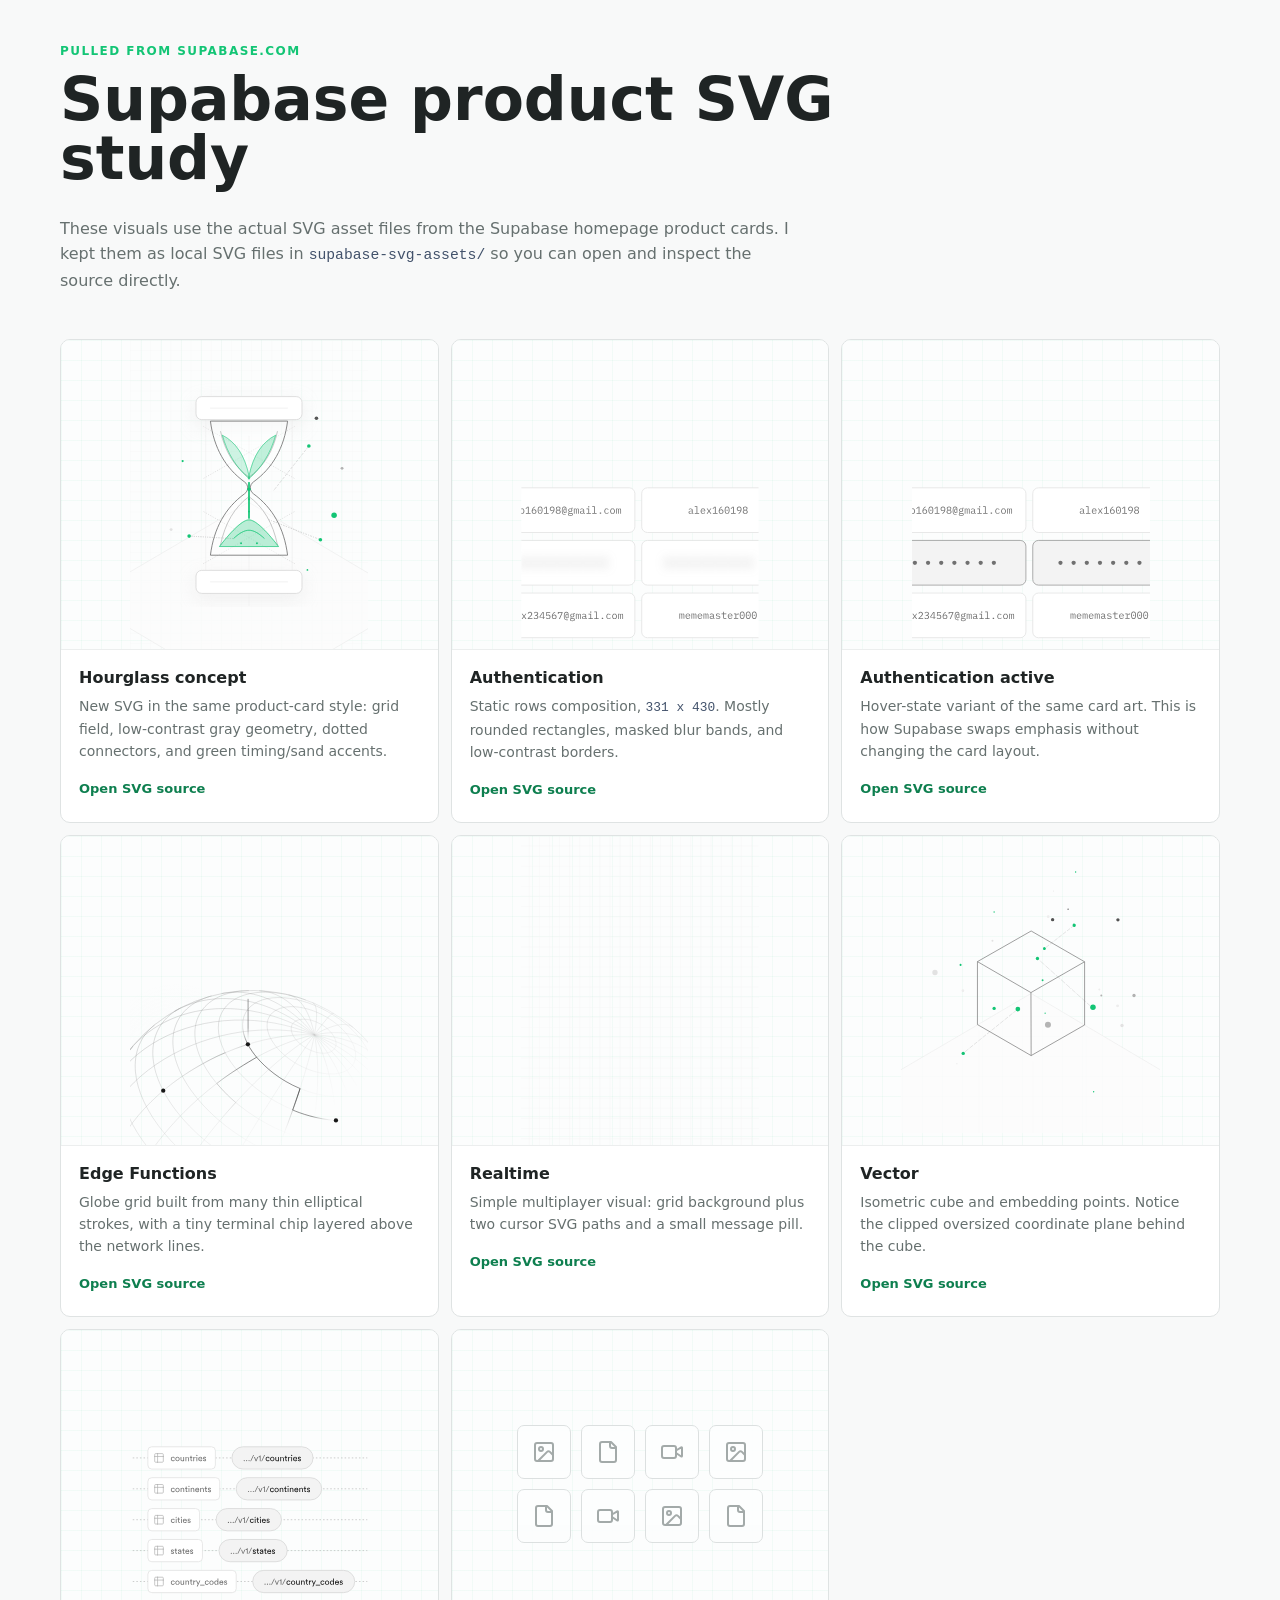
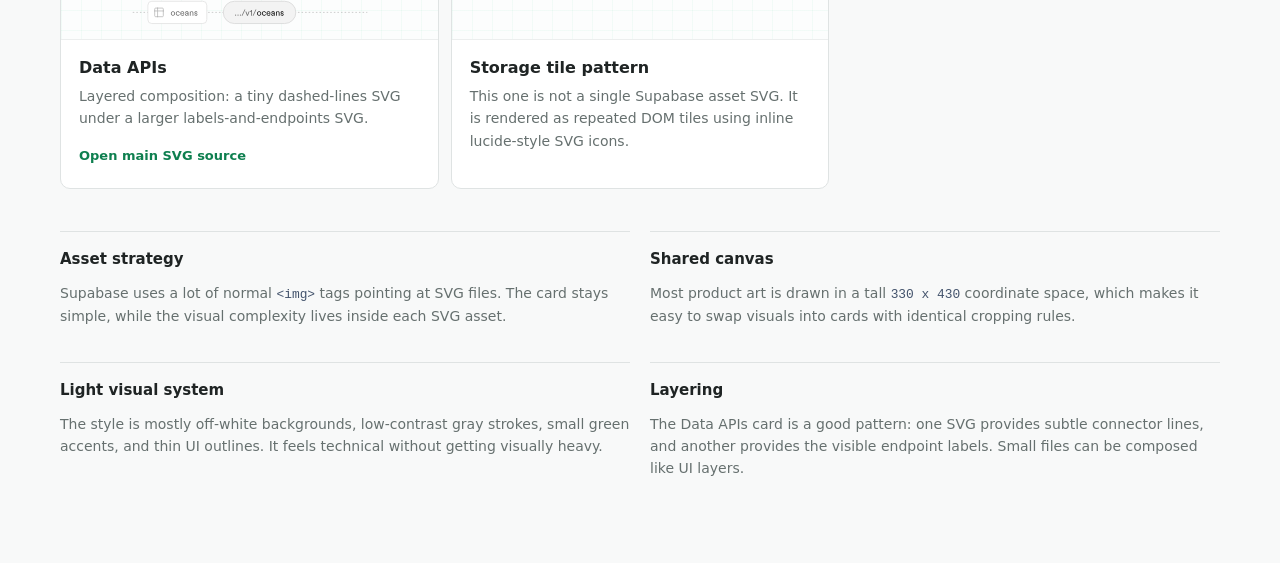
<file: supabase-svg-study.html>
<!doctype html>
<html lang="en">
<head>
  <meta charset="utf-8">
  <meta name="viewport" content="width=device-width, initial-scale=1">
  <title>Supabase Product SVG Study</title>
  <style>
    :root {
      --bg: #f8f9f9;
      --surface: #ffffff;
      --border: #dfe3e3;
      --border-soft: #eceeee;
      --text: #1f2424;
      --muted: #66706f;
      --green: #13c575;
      --code: #42526b;
    }

    * {
      box-sizing: border-box;
    }

    body {
      margin: 0;
      min-height: 100vh;
      background: var(--bg);
      color: var(--text);
      font-family: Inter, ui-sans-serif, system-ui, -apple-system, BlinkMacSystemFont, "Segoe UI", sans-serif;
      letter-spacing: 0;
    }

    main {
      width: min(1160px, calc(100% - 40px));
      margin: 0 auto;
      padding: 44px 0 72px;
    }

    header {
      display: grid;
      gap: 12px;
      max-width: 820px;
      margin-bottom: 30px;
    }

    .eyebrow {
      color: var(--green);
      font-size: 12px;
      font-weight: 650;
      letter-spacing: 0.12em;
      text-transform: uppercase;
    }

    h1 {
      margin: 0;
      font-size: clamp(34px, 5vw, 60px);
      line-height: 0.98;
      font-weight: 680;
    }

    .intro,
    .note p,
    .asset-meta {
      color: var(--muted);
      font-size: 14px;
      line-height: 1.6;
    }

    .intro {
      max-width: 740px;
      font-size: 16px;
    }

    .asset-grid {
      display: grid;
      grid-template-columns: repeat(3, minmax(0, 1fr));
      gap: 12px;
    }

    .asset {
      min-width: 0;
      overflow: hidden;
      border: 1px solid var(--border);
      border-radius: 10px;
      background: var(--surface);
    }

    .asset-preview {
      --preview-h: 310px;
      position: relative;
      height: var(--preview-h);
      overflow: hidden;
      display: grid;
      place-items: center;
      border-bottom: 1px solid var(--border-soft);
      background:
        linear-gradient(rgba(19, 197, 117, 0.045) 1px, transparent 1px),
        linear-gradient(90deg, rgba(19, 197, 117, 0.045) 1px, transparent 1px),
        #fcfdfd;
      background-size: 20px 20px;
    }

    .asset-preview > img {
      width: 100%;
      height: var(--preview-h);
      object-fit: contain;
      display: block;
    }

    .asset-preview.vector img {
      width: 92%;
      height: calc(var(--preview-h) * 0.92);
    }

    .data-api-stack {
      position: relative;
      width: 100%;
      height: 100%;
    }

    .data-api-stack img {
      position: absolute;
      inset: 0;
      width: 100%;
      height: 100%;
      object-fit: contain;
    }

    .data-api-stack img:first-child {
      opacity: 0.9;
    }

    .storage-recreation {
      display: grid;
      grid-template-columns: repeat(4, 54px);
      gap: 10px;
      opacity: 0.9;
    }

    .file-tile {
      width: 54px;
      height: 54px;
      display: grid;
      place-items: center;
      border: 1px solid #d9dddd;
      border-radius: 7px;
      color: #9aa1a0;
      background: #fdfefe;
    }

    .asset-body {
      padding: 18px;
    }

    .asset h2 {
      margin: 0 0 8px;
      font-size: 16px;
      font-weight: 650;
    }

    .asset-meta {
      margin: 0 0 12px;
    }

    .source-link {
      display: inline-flex;
      align-items: center;
      gap: 6px;
      min-height: 28px;
      color: #0e7f4f;
      font-size: 13px;
      font-weight: 650;
      text-decoration: none;
    }

    .breakdown {
      display: grid;
      grid-template-columns: repeat(2, minmax(0, 1fr));
      gap: 20px;
      margin-top: 42px;
    }

    .note {
      border-top: 1px solid var(--border);
      padding-top: 18px;
    }

    .note h3 {
      margin: 0 0 8px;
      font-size: 15px;
    }

    code {
      color: var(--code);
      font-family: ui-monospace, SFMono-Regular, Menlo, Consolas, monospace;
      font-size: 0.92em;
    }

    @media (max-width: 960px) {
      .asset-grid,
      .breakdown {
        grid-template-columns: 1fr;
      }
    }

    @media (max-width: 520px) {
      main {
        width: min(100% - 24px, 1160px);
      }

      .asset-preview {
        --preview-h: 260px;
      }
    }
  </style>
</head>
<body>
  <main>
    <header>
      <div class="eyebrow">Pulled from supabase.com</div>
      <h1>Supabase product SVG study</h1>
      <p class="intro">These visuals use the actual SVG asset files from the Supabase homepage product cards. I kept them as local SVG files in <code>supabase-svg-assets/</code> so you can open and inspect the source directly.</p>
    </header>

    <section class="asset-grid" aria-label="Supabase SVG recreations">
      <article class="asset">
        <div class="asset-preview">
          <img src="supabase-svg-assets/hourglass-light.svg" alt="Supabase-style hourglass SVG">
        </div>
        <div class="asset-body">
          <h2>Hourglass concept</h2>
          <p class="asset-meta">New SVG in the same product-card style: grid field, low-contrast gray geometry, dotted connectors, and green timing/sand accents.</p>
          <a class="source-link" href="supabase-svg-assets/hourglass-light.svg">Open SVG source</a>
        </div>
      </article>

      <article class="asset">
        <div class="asset-preview">
          <img src="supabase-svg-assets/auth-light.svg" alt="Supabase auth SVG">
        </div>
        <div class="asset-body">
          <h2>Authentication</h2>
          <p class="asset-meta">Static rows composition, <code>331 x 430</code>. Mostly rounded rectangles, masked blur bands, and low-contrast borders.</p>
          <a class="source-link" href="supabase-svg-assets/auth-light.svg">Open SVG source</a>
        </div>
      </article>

      <article class="asset">
        <div class="asset-preview">
          <img src="supabase-svg-assets/auth-active-light.svg" alt="Supabase auth active SVG">
        </div>
        <div class="asset-body">
          <h2>Authentication active</h2>
          <p class="asset-meta">Hover-state variant of the same card art. This is how Supabase swaps emphasis without changing the card layout.</p>
          <a class="source-link" href="supabase-svg-assets/auth-active-light.svg">Open SVG source</a>
        </div>
      </article>

      <article class="asset">
        <div class="asset-preview">
          <img src="supabase-svg-assets/edge-functions-light.svg" alt="Supabase edge functions SVG">
        </div>
        <div class="asset-body">
          <h2>Edge Functions</h2>
          <p class="asset-meta">Globe grid built from many thin elliptical strokes, with a tiny terminal chip layered above the network lines.</p>
          <a class="source-link" href="supabase-svg-assets/edge-functions-light.svg">Open SVG source</a>
        </div>
      </article>

      <article class="asset">
        <div class="asset-preview">
          <img src="supabase-svg-assets/realtime-light.svg" alt="Supabase realtime SVG">
        </div>
        <div class="asset-body">
          <h2>Realtime</h2>
          <p class="asset-meta">Simple multiplayer visual: grid background plus two cursor SVG paths and a small message pill.</p>
          <a class="source-link" href="supabase-svg-assets/realtime-light.svg">Open SVG source</a>
        </div>
      </article>

      <article class="asset">
        <div class="asset-preview vector">
          <img src="supabase-svg-assets/vector-light.svg" alt="Supabase vector SVG">
        </div>
        <div class="asset-body">
          <h2>Vector</h2>
          <p class="asset-meta">Isometric cube and embedding points. Notice the clipped oversized coordinate plane behind the cube.</p>
          <a class="source-link" href="supabase-svg-assets/vector-light.svg">Open SVG source</a>
        </div>
      </article>

      <article class="asset">
        <div class="asset-preview">
          <div class="data-api-stack">
            <img src="supabase-svg-assets/data-apis-lines-light.svg" alt="">
            <img src="supabase-svg-assets/data-apis-light.svg" alt="Supabase data APIs SVG">
          </div>
        </div>
        <div class="asset-body">
          <h2>Data APIs</h2>
          <p class="asset-meta">Layered composition: a tiny dashed-lines SVG under a larger labels-and-endpoints SVG.</p>
          <a class="source-link" href="supabase-svg-assets/data-apis-light.svg">Open main SVG source</a>
        </div>
      </article>

      <article class="asset">
        <div class="asset-preview">
          <div class="storage-recreation" aria-label="Storage tile recreation">
            <div class="file-tile"><svg xmlns="http://www.w3.org/2000/svg" width="24" height="24" fill="none" stroke="currentColor" stroke-linecap="round" stroke-linejoin="round" stroke-width="2" viewBox="0 0 24 24"><rect width="18" height="18" x="3" y="3" rx="2"/><circle cx="9" cy="9" r="2"/><path d="m21 15-3.086-3.086a2 2 0 0 0-2.828 0L6 21"/></svg></div>
            <div class="file-tile"><svg xmlns="http://www.w3.org/2000/svg" width="24" height="24" fill="none" stroke="currentColor" stroke-linecap="round" stroke-linejoin="round" stroke-width="2" viewBox="0 0 24 24"><path d="M15 2H6a2 2 0 0 0-2 2v16a2 2 0 0 0 2 2h12a2 2 0 0 0 2-2V7Z"/><path d="M14 2v4a2 2 0 0 0 2 2h4"/></svg></div>
            <div class="file-tile"><svg xmlns="http://www.w3.org/2000/svg" width="24" height="24" fill="none" stroke="currentColor" stroke-linecap="round" stroke-linejoin="round" stroke-width="2" viewBox="0 0 24 24"><path d="m16 13 5.223 3.482a.5.5 0 0 0 .777-.416V7.87a.5.5 0 0 0-.752-.432L16 10.5"/><rect width="14" height="12" x="2" y="6" rx="2"/></svg></div>
            <div class="file-tile"><svg xmlns="http://www.w3.org/2000/svg" width="24" height="24" fill="none" stroke="currentColor" stroke-linecap="round" stroke-linejoin="round" stroke-width="2" viewBox="0 0 24 24"><rect width="18" height="18" x="3" y="3" rx="2"/><circle cx="9" cy="9" r="2"/><path d="m21 15-3.086-3.086a2 2 0 0 0-2.828 0L6 21"/></svg></div>
            <div class="file-tile"><svg xmlns="http://www.w3.org/2000/svg" width="24" height="24" fill="none" stroke="currentColor" stroke-linecap="round" stroke-linejoin="round" stroke-width="2" viewBox="0 0 24 24"><path d="M15 2H6a2 2 0 0 0-2 2v16a2 2 0 0 0 2 2h12a2 2 0 0 0 2-2V7Z"/><path d="M14 2v4a2 2 0 0 0 2 2h4"/></svg></div>
            <div class="file-tile"><svg xmlns="http://www.w3.org/2000/svg" width="24" height="24" fill="none" stroke="currentColor" stroke-linecap="round" stroke-linejoin="round" stroke-width="2" viewBox="0 0 24 24"><path d="m16 13 5.223 3.482a.5.5 0 0 0 .777-.416V7.87a.5.5 0 0 0-.752-.432L16 10.5"/><rect width="14" height="12" x="2" y="6" rx="2"/></svg></div>
            <div class="file-tile"><svg xmlns="http://www.w3.org/2000/svg" width="24" height="24" fill="none" stroke="currentColor" stroke-linecap="round" stroke-linejoin="round" stroke-width="2" viewBox="0 0 24 24"><rect width="18" height="18" x="3" y="3" rx="2"/><circle cx="9" cy="9" r="2"/><path d="m21 15-3.086-3.086a2 2 0 0 0-2.828 0L6 21"/></svg></div>
            <div class="file-tile"><svg xmlns="http://www.w3.org/2000/svg" width="24" height="24" fill="none" stroke="currentColor" stroke-linecap="round" stroke-linejoin="round" stroke-width="2" viewBox="0 0 24 24"><path d="M15 2H6a2 2 0 0 0-2 2v16a2 2 0 0 0 2 2h12a2 2 0 0 0 2-2V7Z"/><path d="M14 2v4a2 2 0 0 0 2 2h4"/></svg></div>
          </div>
        </div>
        <div class="asset-body">
          <h2>Storage tile pattern</h2>
          <p class="asset-meta">This one is not a single Supabase asset SVG. It is rendered as repeated DOM tiles using inline lucide-style SVG icons.</p>
        </div>
      </article>
    </section>

    <section class="breakdown" aria-label="Supabase SVG breakdown">
      <div class="note">
        <h3>Asset strategy</h3>
        <p>Supabase uses a lot of normal <code>&lt;img&gt;</code> tags pointing at SVG files. The card stays simple, while the visual complexity lives inside each SVG asset.</p>
      </div>
      <div class="note">
        <h3>Shared canvas</h3>
        <p>Most product art is drawn in a tall <code>330 x 430</code> coordinate space, which makes it easy to swap visuals into cards with identical cropping rules.</p>
      </div>
      <div class="note">
        <h3>Light visual system</h3>
        <p>The style is mostly off-white backgrounds, low-contrast gray strokes, small green accents, and thin UI outlines. It feels technical without getting visually heavy.</p>
      </div>
      <div class="note">
        <h3>Layering</h3>
        <p>The Data APIs card is a good pattern: one SVG provides subtle connector lines, and another provides the visible endpoint labels. Small files can be composed like UI layers.</p>
      </div>
    </section>
  </main>
</body>
</html>
</file>
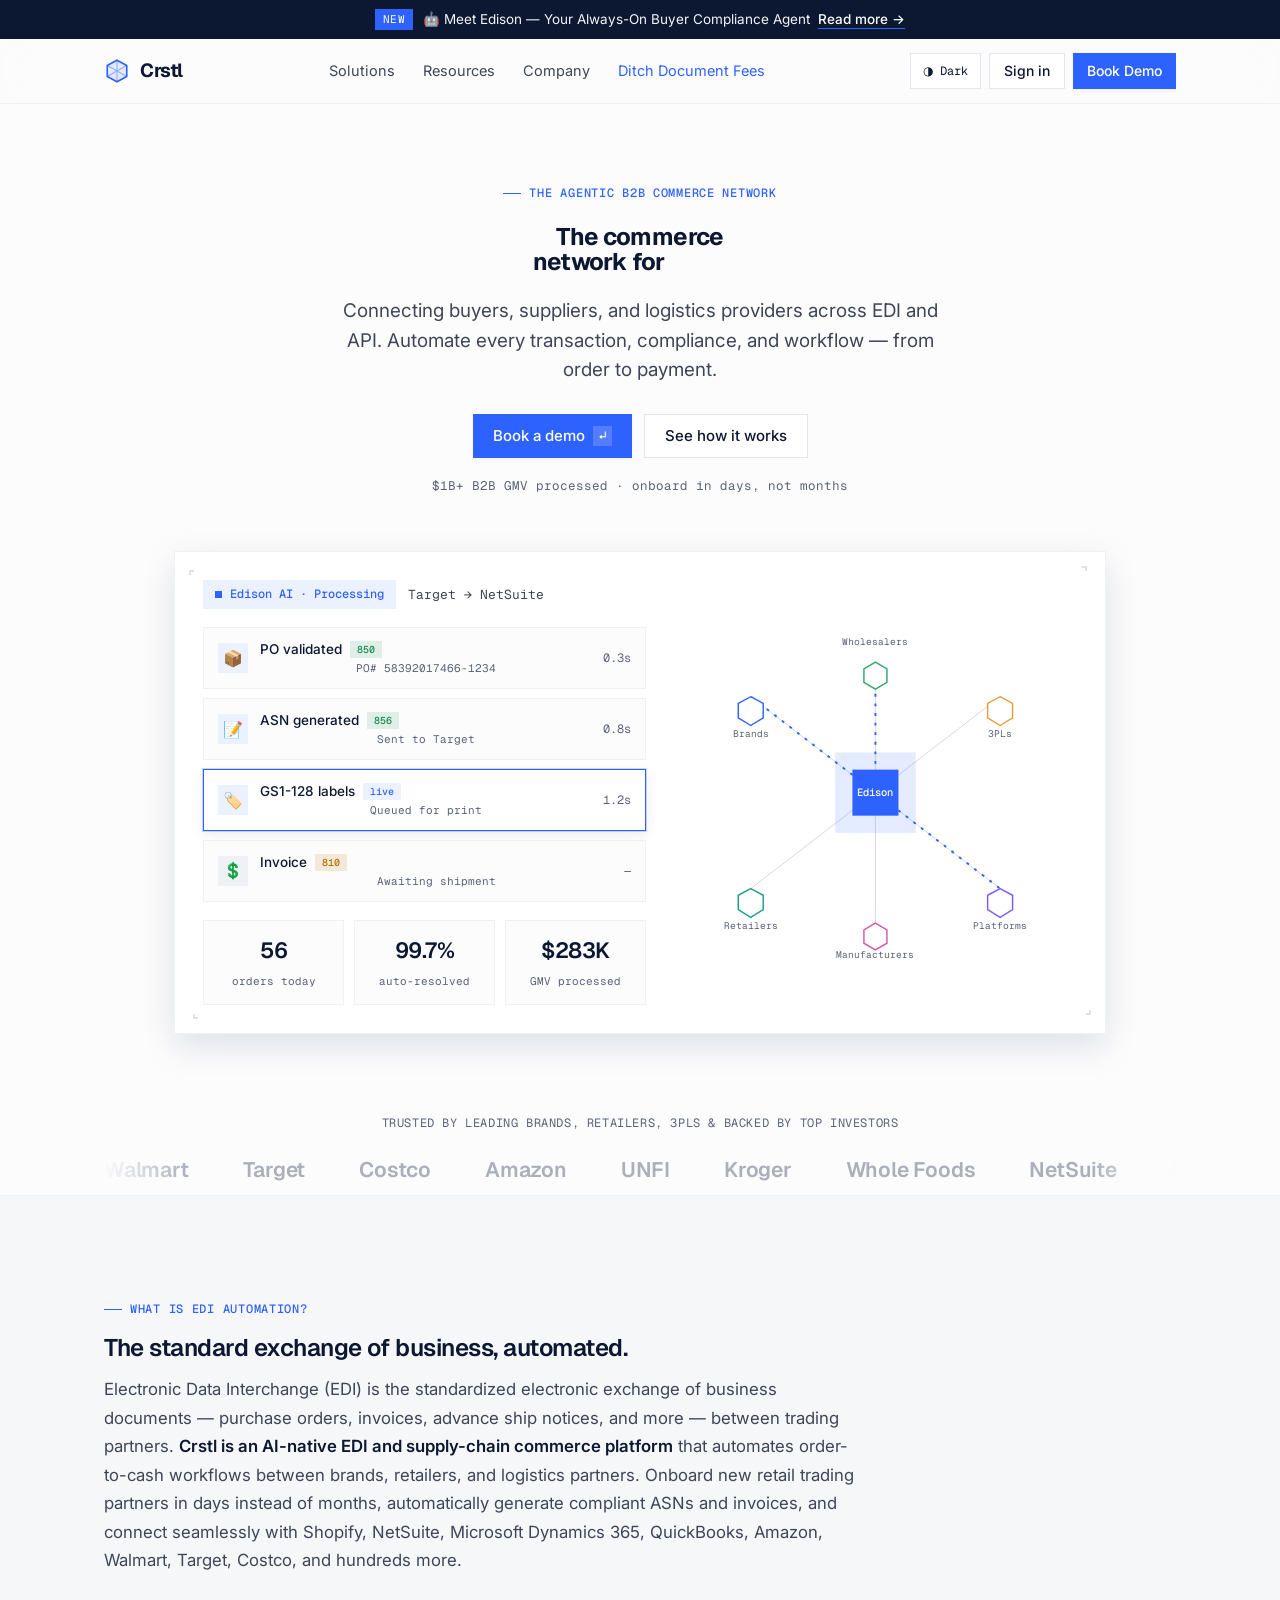
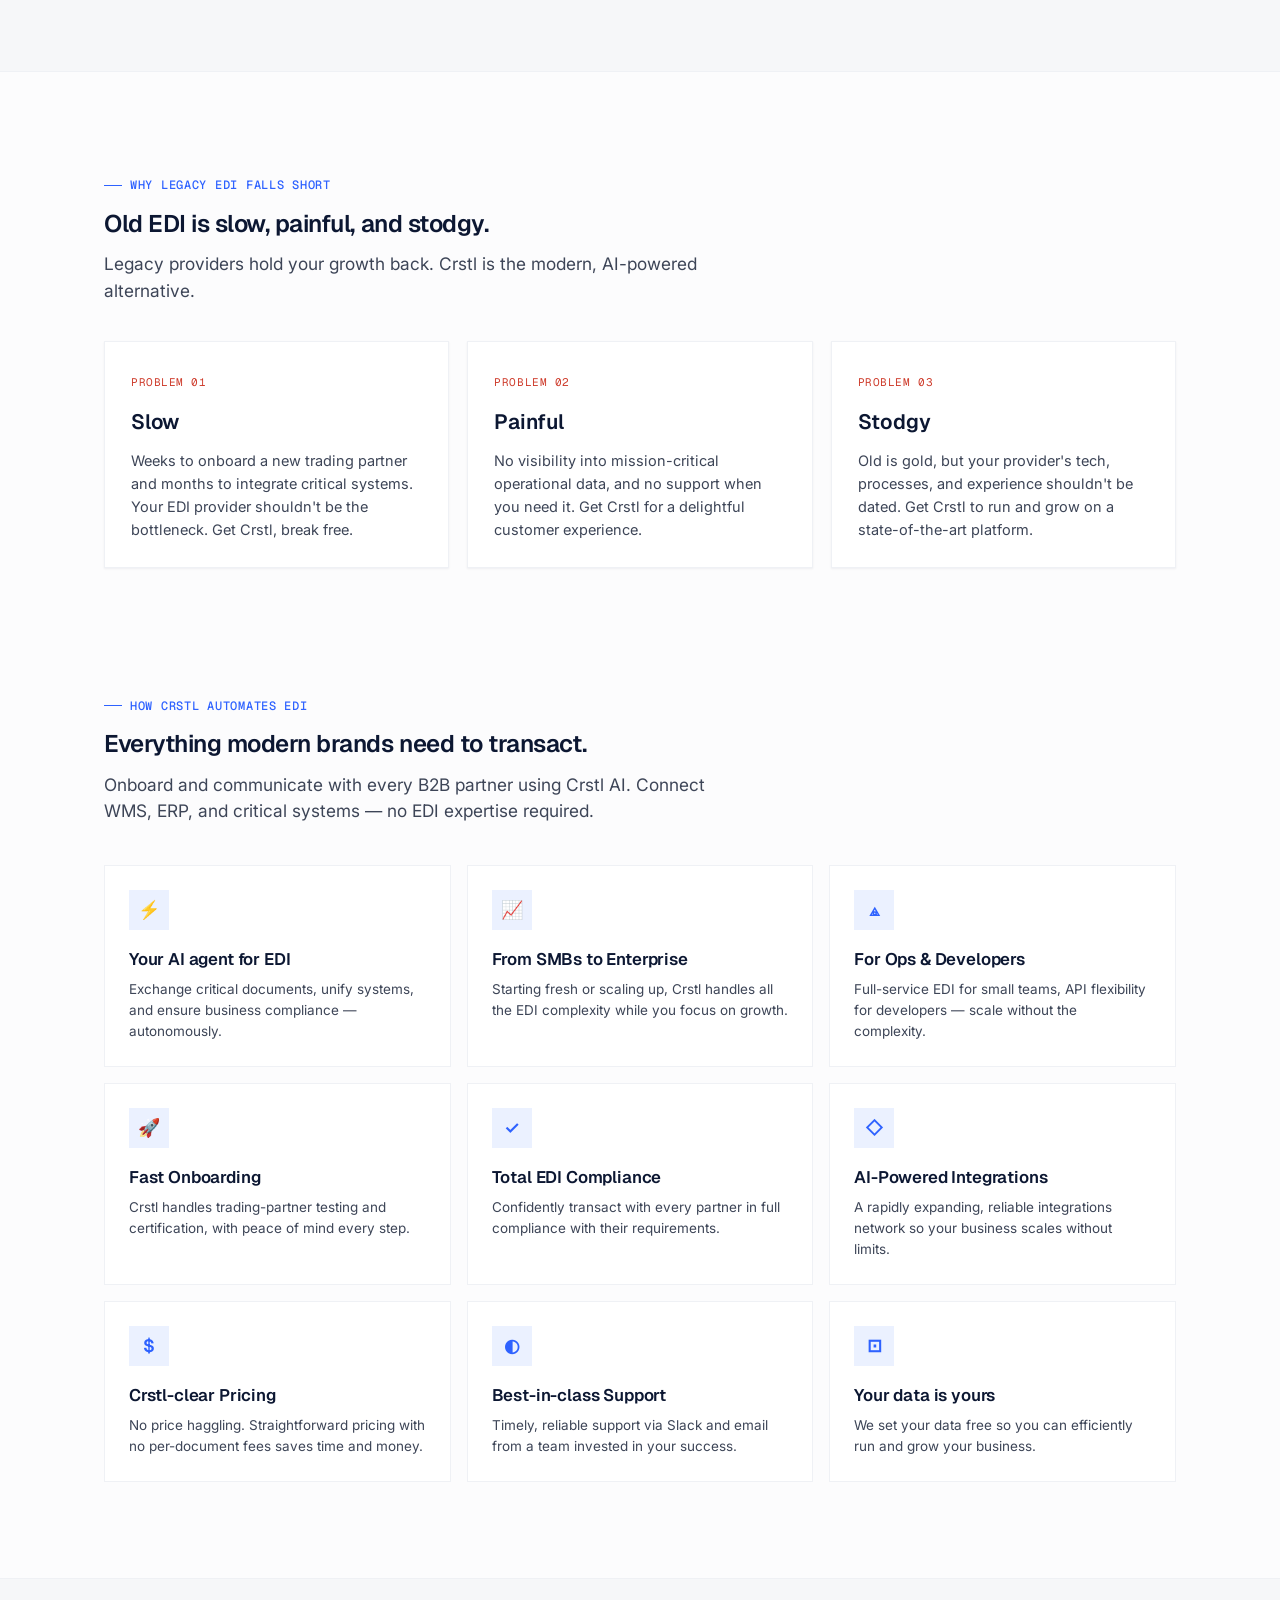
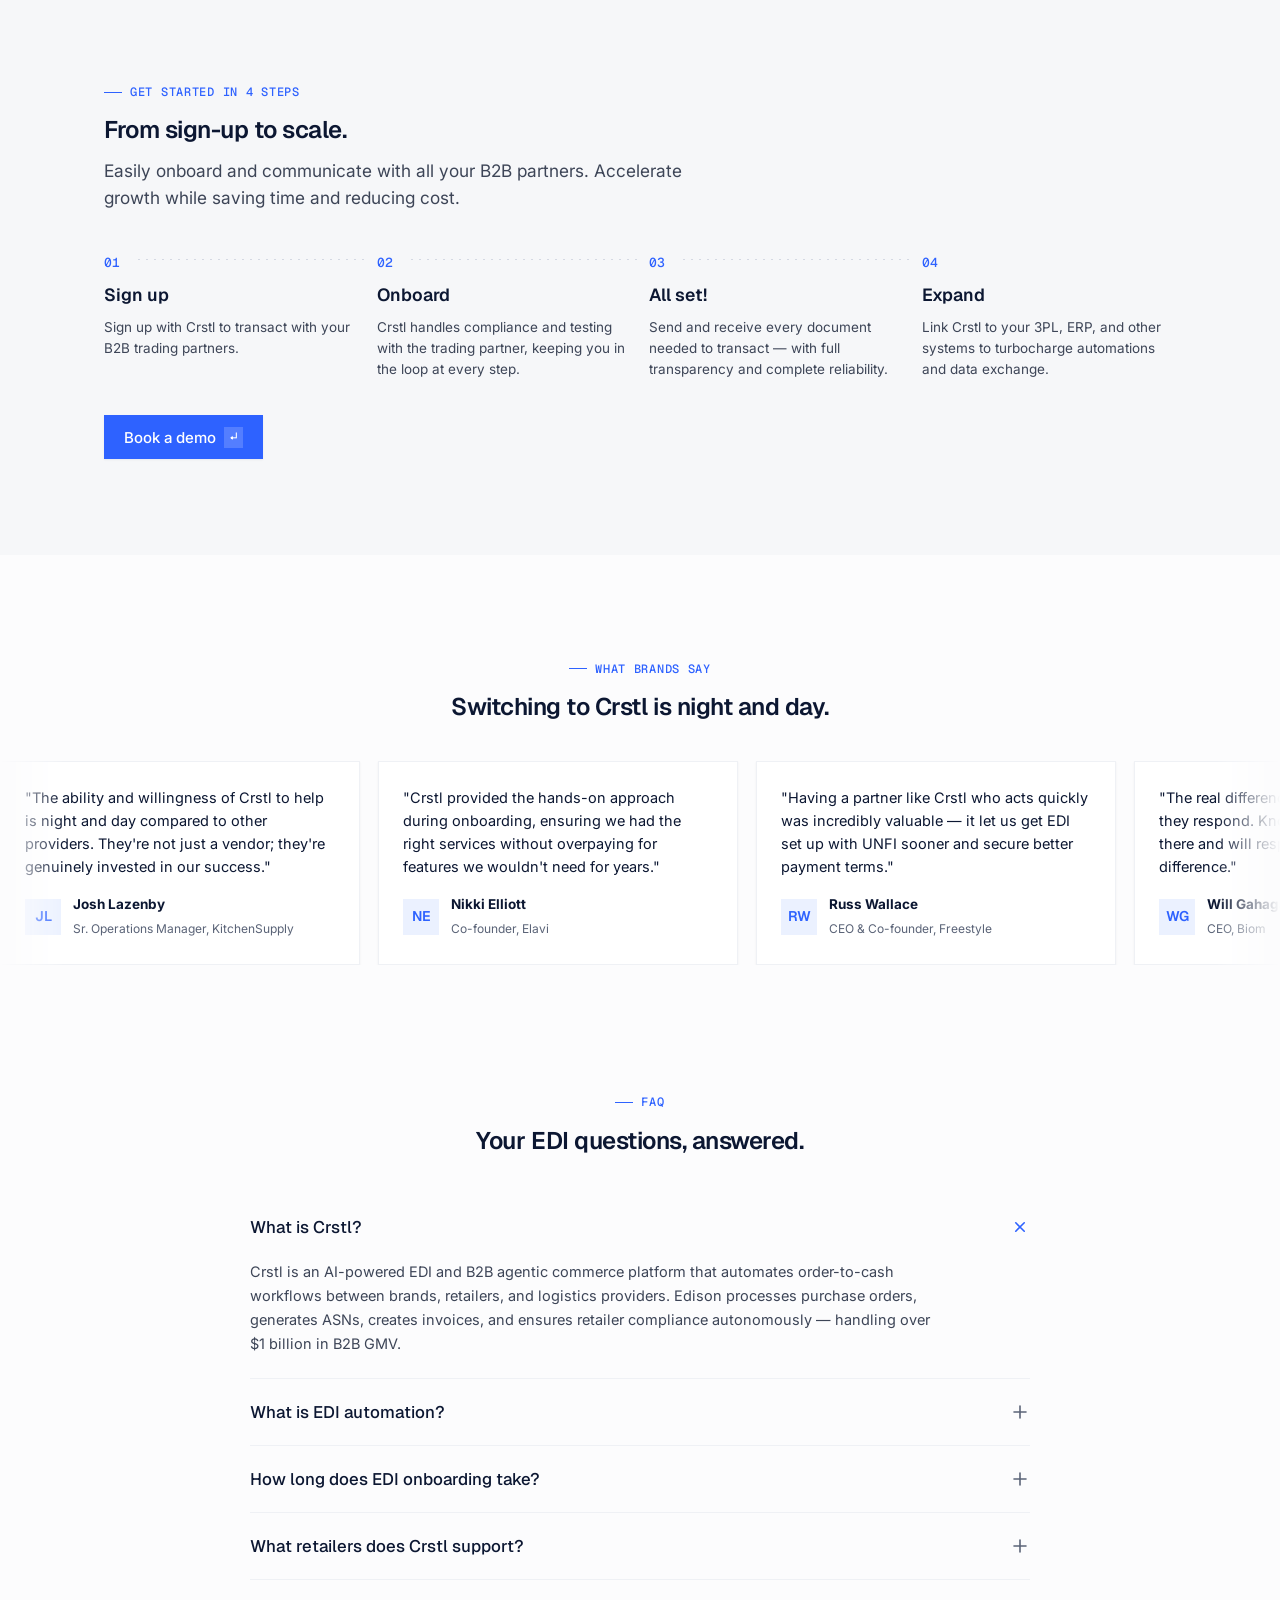
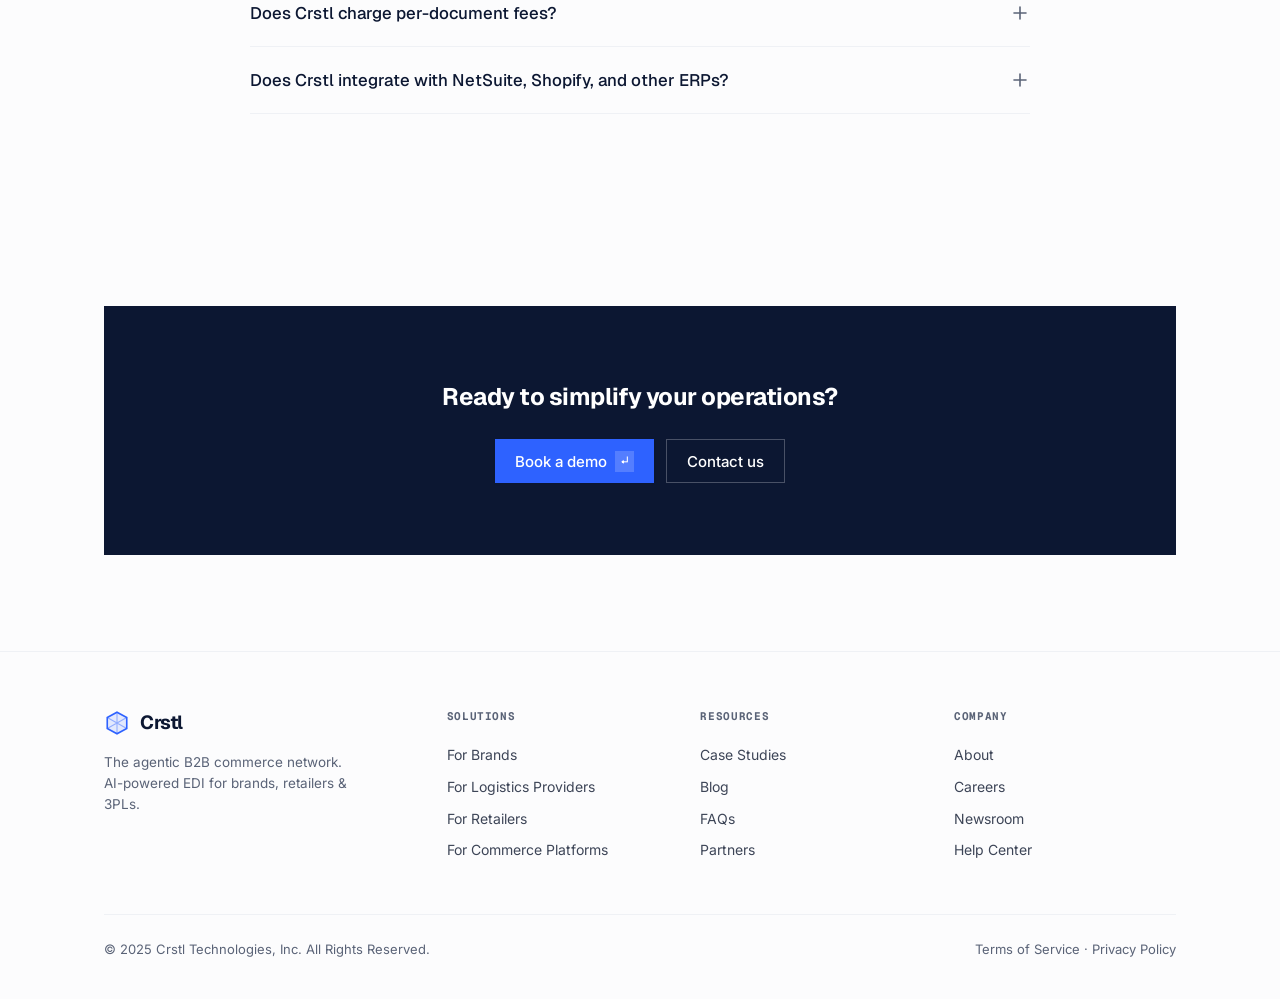
<file: save old/crstl-homepage-sharp.html>
<!DOCTYPE html>
<html lang="en" data-theme="light">
<head>
<meta charset="UTF-8">
<meta name="viewport" content="width=device-width, initial-scale=1.0">
<title>Crstl — Sharp (0 radius) Variant</title>
<meta name="description" content="Crstl automates EDI transactions for brands, retailers & 3PLs with AI agents. Onboard trading partners in days, not months. $1B+ in B2B GMV processed.">
<link rel="preconnect" href="https://fonts.googleapis.com">
<link rel="preconnect" href="https://fonts.gstatic.com" crossorigin>
<link href="https://fonts.googleapis.com/css2?family=Inter:wght@400;500;600;700&family=Geist:wght@400;500;600;700&family=Geist+Mono:wght@400;500&display=swap" rel="stylesheet">
<style>
:root{
  /* PRIMITIVES */
  --gray-50:210 20% 99%;--gray-100:220 20% 97%;--gray-200:222 22% 95%;--gray-300:222 22% 91%;
  --gray-400:222 20% 86%;--gray-500:220 18% 79%;--gray-600:220 14% 69%;--gray-700:220 12% 55%;
  --gray-800:222 14% 41%;--gray-900:222 18% 29%;--gray-1000:222 24% 19%;--gray-1100:222 62% 12%;
  --brand:225 100% 59%;--brand-hover:227 88% 53%;--brand-tint:222 100% 96%;--brand-ink:222 62% 12%;
  --status-success:150 70% 32%;--status-warning:38 100% 35%;--status-destructive:6 65% 49%;
  --cat-teal:172 68% 37%;--cat-violet:252 100% 68%;--cat-amber:38 72% 55%;--cat-green:150 56% 42%;--cat-magenta:320 58% 59%;
  /* SEMANTICS · LIGHT */
  --bg-base:var(--gray-50);--bg-subtle:var(--gray-100);--bg-muted:var(--gray-200);--bg-surface:0 0% 100%;
  --bg-hover:var(--gray-100);--bg-selected:var(--brand-tint);
  --text-primary:var(--gray-1100);--text-secondary:var(--gray-900);--text-tertiary:var(--gray-800);
  --text-disabled:var(--gray-700);--text-on-accent:0 0% 100%;
  --border-muted:var(--gray-200);--border-default:var(--gray-300);--border-strong:var(--gray-400);
  --accent:var(--brand);--accent-hover:var(--brand-hover);--accent-tint:var(--brand-tint);--focus-ring:var(--brand);
  --shadow-sm:0 1px 2px hsl(222 62% 12%/.06);--shadow-md:0 4px 12px hsl(222 62% 12%/.08);--shadow-lg:0 12px 32px hsl(222 62% 12%/.12);
  --font-display:"Geist","Inter",-apple-system,sans-serif;
  --font-body:"Inter",-apple-system,"Segoe UI",sans-serif;
  --font-mono:"Geist Mono",ui-monospace,"SF Mono",Menlo,monospace;
  --radius-xs:4px;--radius-sm:6px;--radius-md:8px;--radius-lg:12px;--radius-xl:16px;--radius-2xl:20px;--radius-stage:28px;--radius-pill:9999px;
  --space-xs:4px;--space-sm:8px;--space-md:16px;--space-lg:32px;--space-xl:64px;
  --speed-feedback:120ms;--speed-transition:240ms;
  --ease-standard:cubic-bezier(.2,0,.2,1);--ease-out:cubic-bezier(.16,1,.3,1);
  --content:1120px;--content-xl:1280px;
}
[data-theme="dark"]{
  --bg-base:var(--brand-ink);--bg-subtle:222 40% 14%;--bg-muted:222 34% 18%;--bg-surface:222 40% 16%;
  --bg-hover:222 34% 20%;--bg-selected:225 60% 22%;
  --text-primary:210 20% 98%;--text-secondary:220 16% 80%;--text-tertiary:220 14% 64%;--text-disabled:220 12% 46%;
  --border-muted:222 28% 22%;--border-default:222 24% 26%;--border-strong:222 22% 34%;
  --shadow-sm:0 1px 2px hsl(0 0% 0%/.4);--shadow-md:0 4px 14px hsl(0 0% 0%/.45);--shadow-lg:0 14px 40px hsl(0 0% 0%/.55);
}
*{box-sizing:border-box;margin:0;padding:0}
html{scroll-behavior:smooth}
body{font-family:var(--font-body);background:hsl(var(--bg-base));color:hsl(var(--text-primary));
  line-height:1.55;-webkit-font-smoothing:antialiased;overflow-x:hidden;
  transition:background var(--speed-transition) var(--ease-standard),color var(--speed-transition) var(--ease-standard)}
a{color:inherit;text-decoration:none}
.container{max-width:var(--content);margin:0 auto;padding:0 24px}
.container-xl{max-width:var(--content-xl);margin:0 auto;padding:0 24px}

/* blueprint grid substrate */
.blueprint{position:fixed;inset:0;z-index:0;pointer-events:none;
  background-image:linear-gradient(hsl(var(--border-default)/.45) .5px,transparent .5px),
    linear-gradient(90deg,hsl(var(--border-default)/.45) .5px,transparent .5px);
  background-size:28px 28px;
  mask-image:radial-gradient(ellipse 90% 50% at 50% 0%,black,transparent 70%)}

/* buttons */
.btn{display:inline-flex;align-items:center;gap:8px;height:44px;padding:0 20px;font-family:var(--font-body);
  font-weight:500;font-size:15px;border-radius:var(--radius-md);cursor:pointer;border:none;white-space:nowrap;
  transition:all var(--speed-feedback) var(--ease-standard)}
.btn--primary{background:hsl(var(--accent));color:hsl(var(--text-on-accent));box-shadow:var(--shadow-sm)}
.btn--primary:hover{background:hsl(var(--accent-hover))}
.btn--primary:active{transform:scale(.99)}
.btn--secondary{background:hsl(var(--bg-surface));color:hsl(var(--text-primary));border:1px solid hsl(var(--border-default))}
.btn--secondary:hover{background:hsl(var(--bg-hover))}
.btn--ghost{background:transparent;color:hsl(var(--text-secondary));height:40px;padding:0 12px}
.btn--ghost:hover{background:hsl(var(--bg-hover));color:hsl(var(--text-primary))}
.btn--sm{height:36px;font-size:14px;padding:0 14px}
.btn kbd{font-family:var(--font-mono);font-size:12px;padding:1px 6px;border-radius:4px;background:hsl(var(--text-on-accent)/.18)}
.btn:focus-visible{outline:2px solid hsl(var(--focus-ring));outline-offset:2px}

/* announcement banner */
.banner{position:relative;z-index:3;display:flex;align-items:center;justify-content:center;gap:10px;
  padding:9px 16px;font-size:13.5px;background:hsl(var(--brand-ink));color:hsl(210 20% 96%);text-align:center}
.banner a{color:hsl(0 0% 100%);font-weight:500;border-bottom:1px solid hsl(var(--accent));padding-bottom:1px}
.banner .pill{font-family:var(--font-mono);font-size:11px;text-transform:uppercase;letter-spacing:.05em;
  background:hsl(var(--accent));color:#fff;padding:2px 8px;border-radius:var(--radius-pill)}

/* nav */
.nav{position:sticky;top:0;z-index:200;background:hsl(var(--bg-base)/.78);backdrop-filter:blur(20px) saturate(160%);
  border-bottom:1px solid hsl(var(--border-muted))}
.nav__inner{display:flex;align-items:center;justify-content:space-between;height:64px}
.brand{display:flex;align-items:center;gap:10px;font-family:var(--font-display);font-weight:700;font-size:19px;letter-spacing:-.02em}
.logo-mark{width:26px;height:26px;flex-shrink:0}
.nav__links{display:flex;align-items:center;gap:4px}
.nav__links a{padding:8px 12px;border-radius:var(--radius-sm);font-size:14.5px;color:hsl(var(--text-secondary));
  transition:all var(--speed-feedback) var(--ease-standard)}
.nav__links a:hover{background:hsl(var(--bg-hover));color:hsl(var(--text-primary))}
.nav__cta{display:flex;align-items:center;gap:8px}
.toggle{display:inline-flex;align-items:center;gap:6px;height:36px;padding:0 12px;border-radius:var(--radius-pill);
  border:1px solid hsl(var(--border-default));background:hsl(var(--bg-surface));color:hsl(var(--text-primary));
  cursor:pointer;font-family:var(--font-mono);font-size:12px;transition:all var(--speed-feedback) var(--ease-standard)}
.toggle:hover{background:hsl(var(--bg-hover))}

/* eyebrow + section heads */
.eyebrow{font-family:var(--font-mono);font-size:12px;font-weight:500;letter-spacing:.06em;text-transform:uppercase;
  color:hsl(var(--accent));display:inline-flex;align-items:center;gap:8px}
.eyebrow::before{content:"";width:18px;height:1px;background:hsl(var(--accent))}
.section{position:relative;z-index:1;padding:96px 0}
.section--tight{padding:64px 0}
.sec-title{font-family:var(--font-display);font-weight:600;font-size:clamp(1.9rem,1.5rem+1.8vw,2.6rem);
  letter-spacing:-.02em;line-height:1.1;margin:16px 0 14px}
.sec-lead{font-size:1.08rem;color:hsl(var(--text-secondary));max-width:620px}
.center{text-align:center}.center .sec-lead{margin-left:auto;margin-right:auto}

/* HERO */
.hero{position:relative;z-index:1;padding:72px 0 40px;text-align:center}
.hero h1{font-family:var(--font-display);font-weight:700;font-size:clamp(2.6rem,2rem+3.4vw,4.4rem);
  line-height:1.03;letter-spacing:-.026em;margin:22px auto 0;max-width:14ch}
.hero .rot{color:hsl(var(--accent));display:inline-block}
.hero p.sub{font-size:1.18rem;color:hsl(var(--text-secondary));max-width:600px;margin:22px auto 30px}
.hero__cta{display:flex;gap:12px;justify-content:center;flex-wrap:wrap}
.hero__meta{margin-top:18px;font-family:var(--font-mono);font-size:12.5px;color:hsl(var(--text-tertiary))}

/* hero live panel */
.stage{position:relative;z-index:1;margin:56px auto 0;max-width:980px}
.stage__frame{position:relative;background:hsl(var(--bg-surface));border:1px solid hsl(var(--border-muted));
  border-radius:var(--radius-stage);box-shadow:var(--shadow-lg);padding:28px;overflow:hidden}
.corner{position:absolute;width:14px;height:14px;color:hsl(var(--border-strong))}
.corner svg{width:100%;height:100%}
.c-tl{top:14px;left:14px}.c-tr{top:14px;right:14px;transform:rotate(90deg)}
.c-bl{bottom:14px;left:14px;transform:rotate(-90deg)}.c-br{bottom:14px;right:14px;transform:rotate(180deg)}
.stage__grid{display:grid;grid-template-columns:1.1fr 1fr;gap:28px;align-items:center}
.proc-head{display:flex;align-items:center;gap:12px;margin-bottom:18px}
.proc-badge{display:inline-flex;align-items:center;gap:8px;font-family:var(--font-mono);font-size:12px;
  padding:5px 12px;border-radius:var(--radius-pill);background:hsl(var(--accent-tint));color:hsl(var(--accent));font-weight:500}
.live-dot{width:7px;height:7px;border-radius:50%;background:hsl(var(--accent));animation:pulse 1.6s ease-in-out infinite}
@keyframes pulse{0%,100%{opacity:.4;transform:scale(.85)}50%{opacity:1;transform:scale(1)}}
.route{font-family:var(--font-mono);font-size:13px;color:hsl(var(--text-secondary))}
.timeline{display:flex;flex-direction:column;gap:9px}
.tl{display:flex;align-items:center;gap:12px;padding:11px 14px;background:hsl(var(--bg-base));
  border:1px solid hsl(var(--border-muted));border-radius:var(--radius-md);transition:all var(--speed-feedback) var(--ease-standard)}
.tl.active{background:hsl(var(--bg-surface));border-color:hsl(var(--accent));box-shadow:0 0 0 1px hsl(var(--accent)/.25),var(--shadow-md)}
.tl__icon{width:30px;height:30px;border-radius:var(--radius-sm);display:grid;place-items:center;flex-shrink:0;
  background:hsl(var(--bg-muted));color:hsl(var(--text-tertiary))}
.tl.active .tl__icon,.tl.done .tl__icon{background:hsl(var(--accent-tint));color:hsl(var(--accent))}
.tl__body{flex:1;min-width:0}
.tl__t{font-size:13.5px;font-weight:500;display:flex;align-items:center;gap:8px}
.tl__s{font-family:var(--font-mono);font-size:11px;color:hsl(var(--text-tertiary))}
.tl__time{font-family:var(--font-mono);font-size:12px;color:hsl(var(--text-tertiary))}
.mini-badge{font-family:var(--font-mono);font-size:10px;padding:1px 7px;border-radius:var(--radius-pill);font-weight:500}
.mb-ok{background:hsl(var(--status-success)/.12);color:hsl(var(--status-success))}
.mb-live{background:hsl(var(--accent-tint));color:hsl(var(--accent))}
.mb-wait{background:hsl(var(--status-warning)/.14);color:hsl(var(--status-warning))}
.stats{display:flex;gap:10px;margin-top:18px}
.stat{flex:1;background:hsl(var(--bg-base));border:1px solid hsl(var(--border-muted));border-radius:var(--radius-md);padding:12px 14px}
.stat b{font-family:var(--font-display);font-size:22px;font-weight:600;letter-spacing:-.02em;display:block}
.stat span{font-family:var(--font-mono);font-size:11px;color:hsl(var(--text-tertiary))}

/* constellation mini */
.constel{width:100%;height:auto}
.edi-flow{stroke-dasharray:3 7;animation:travel 1.6s linear infinite}
@keyframes travel{to{stroke-dashoffset:-20}}
.node-glow{animation:nodepulse 2.6s ease-in-out infinite}
@keyframes nodepulse{0%,100%{opacity:.5}50%{opacity:1}}

/* logo marquee */
.trust{position:relative;z-index:1;padding:40px 0 8px;text-align:center}
.trust p{font-family:var(--font-mono);font-size:12px;letter-spacing:.05em;text-transform:uppercase;
  color:hsl(var(--text-tertiary));margin-bottom:22px}
.marquee{overflow:hidden;mask-image:linear-gradient(to right,transparent,black 8%,black 92%,transparent)}
.track{display:flex;gap:54px;align-items:center;width:max-content;animation:marquee 30s linear infinite}
.marquee:hover .track{animation-play-state:paused}
.track span{font-family:var(--font-display);font-weight:600;font-size:21px;color:hsl(var(--text-tertiary));
  opacity:.5;letter-spacing:-.01em;transition:all var(--speed-feedback) var(--ease-standard)}
.track span:hover{opacity:1;color:hsl(var(--text-primary))}
@keyframes marquee{to{transform:translateX(-50%)}}

/* explainer */
.explain{background:hsl(var(--bg-subtle));border-top:1px solid hsl(var(--border-muted));border-bottom:1px solid hsl(var(--border-muted))}
.explain .body{font-size:1.05rem;color:hsl(var(--text-secondary));max-width:760px;line-height:1.7}
.explain .body strong{color:hsl(var(--text-primary));font-weight:600}

/* legacy cards */
.tri{display:grid;grid-template-columns:repeat(3,1fr);gap:18px;margin-top:36px}
.lcard{background:hsl(var(--bg-surface));border:1px solid hsl(var(--border-muted));border-radius:var(--radius-lg);
  box-shadow:var(--shadow-sm);padding:26px;transition:all var(--speed-feedback) var(--ease-standard)}
.lcard:hover{transform:translateY(-2px);box-shadow:var(--shadow-md)}
.lcard__tag{font-family:var(--font-mono);font-size:11px;color:hsl(var(--status-destructive));text-transform:uppercase;letter-spacing:.05em}
.lcard h3{font-family:var(--font-display);font-size:1.3rem;font-weight:600;margin:14px 0 10px;letter-spacing:-.01em}
.lcard p{font-size:14.5px;color:hsl(var(--text-secondary));line-height:1.6}

/* feature bento */
.bento{display:grid;grid-template-columns:repeat(3,1fr);gap:16px;margin-top:40px}
.feat{background:hsl(var(--bg-surface));border:1px solid hsl(var(--border-muted));border-radius:var(--radius-lg);
  padding:24px;transition:all var(--speed-feedback) var(--ease-standard);position:relative;overflow:hidden}
.feat:hover{filter:brightness(.99);transform:translateY(-2px);box-shadow:var(--shadow-md);border-color:hsl(var(--border-default))}
.feat__icon{width:40px;height:40px;border-radius:var(--radius-md);display:grid;place-items:center;margin-bottom:16px;
  background:hsl(var(--accent-tint));color:hsl(var(--accent))}
.feat__icon svg{width:21px;height:21px}
.feat h3{font-family:var(--font-display);font-size:1.05rem;font-weight:600;margin-bottom:7px;letter-spacing:-.01em}
.feat p{font-size:13.5px;color:hsl(var(--text-secondary));line-height:1.55}

/* steps */
.steps{background:hsl(var(--bg-subtle));border-top:1px solid hsl(var(--border-muted))}
.step-grid{display:grid;grid-template-columns:repeat(4,1fr);gap:18px;margin-top:42px}
.step{position:relative;padding-top:28px}
.step__n{position:absolute;top:0;left:0;font-family:var(--font-mono);font-size:13px;color:hsl(var(--accent));font-weight:500}
.step::before{content:"";position:absolute;top:6px;left:34px;right:-9px;height:1px;
  background:repeating-linear-gradient(90deg,hsl(var(--border-strong)) 0 2px,transparent 2px 8px)}
.step:last-child::before{display:none}
.step h3{font-family:var(--font-display);font-size:1.1rem;font-weight:600;margin-bottom:8px}
.step p{font-size:13.5px;color:hsl(var(--text-secondary));line-height:1.55}

/* testimonials */
.tmarquee{overflow:hidden;margin-top:40px;mask-image:linear-gradient(to right,transparent,black 5%,black 95%,transparent)}
.ttrack{display:flex;gap:18px;width:max-content;animation:marquee 60s linear infinite}
.tmarquee:hover .ttrack{animation-play-state:paused}
.quote{width:360px;background:hsl(var(--bg-surface));border:1px solid hsl(var(--border-muted));
  border-radius:var(--radius-lg);box-shadow:var(--shadow-sm);padding:24px;display:flex;flex-direction:column;gap:16px}
.quote p{font-size:14.5px;line-height:1.6;color:hsl(var(--text-primary))}
.quote .who{display:flex;align-items:center;gap:12px;margin-top:auto}
.avatar{width:36px;height:36px;border-radius:50%;background:hsl(var(--accent-tint));color:hsl(var(--accent));
  display:grid;place-items:center;font-family:var(--font-display);font-weight:600;font-size:14px;flex-shrink:0}
.who b{display:block;font-size:13.5px}.who span{font-size:12px;color:hsl(var(--text-tertiary))}

/* FAQ */
.faq{max-width:780px;margin:40px auto 0}
.qa{border-bottom:1px solid hsl(var(--border-muted))}
.qa summary{list-style:none;cursor:pointer;padding:20px 0;display:flex;align-items:center;justify-content:space-between;gap:16px;
  font-family:var(--font-display);font-size:1.05rem;font-weight:500}
.qa summary::-webkit-details-marker{display:none}
.qa .chev{flex-shrink:0;width:20px;height:20px;color:hsl(var(--text-tertiary));transition:transform var(--speed-feedback) var(--ease-standard)}
.qa[open] .chev{transform:rotate(45deg);color:hsl(var(--accent))}
.qa p{font-size:14.5px;color:hsl(var(--text-secondary));line-height:1.65;padding:0 0 22px;max-width:680px}

/* final CTA */
.cta{position:relative;z-index:1;margin:96px auto;max-width:var(--content)}
.cta__inner{position:relative;background:hsl(var(--brand-ink));border-radius:var(--radius-stage);
  padding:72px 40px;text-align:center;overflow:hidden}
.cta__inner h2{font-family:var(--font-display);font-weight:700;font-size:clamp(2rem,1.6rem+2vw,3rem);
  letter-spacing:-.022em;color:#fff;margin-bottom:24px;position:relative;z-index:1}
.cta__grid{position:absolute;inset:0;opacity:.4;
  background-image:linear-gradient(hsl(var(--accent)/.18) .5px,transparent .5px),
    linear-gradient(90deg,hsl(var(--accent)/.18) .5px,transparent .5px);background-size:28px 28px;
  mask-image:radial-gradient(ellipse 70% 90% at 50% 0%,black,transparent 75%)}

/* footer */
footer{position:relative;z-index:1;border-top:1px solid hsl(var(--border-muted));padding:56px 0 40px}
.foot-grid{display:grid;grid-template-columns:1.4fr 1fr 1fr 1fr;gap:32px}
.foot-brand .brand{margin-bottom:14px}
.foot-brand p{font-size:13.5px;color:hsl(var(--text-tertiary));max-width:260px}
.fcol h4{font-family:var(--font-mono);font-size:11px;text-transform:uppercase;letter-spacing:.06em;
  color:hsl(var(--text-tertiary));margin-bottom:14px}
.fcol a{display:block;font-size:14px;color:hsl(var(--text-secondary));padding:5px 0;transition:color var(--speed-feedback)}
.fcol a:hover{color:hsl(var(--accent))}
.foot-bottom{margin-top:48px;padding-top:24px;border-top:1px solid hsl(var(--border-muted));
  display:flex;justify-content:space-between;flex-wrap:wrap;gap:12px;font-size:13px;color:hsl(var(--text-tertiary))}

@media(prefers-reduced-motion:reduce){.edi-flow,.track,.ttrack,.node-glow,.live-dot{animation:none!important}}
@media(max-width:920px){
  .stage__grid{grid-template-columns:1fr}.tri,.bento,.step-grid,.foot-grid{grid-template-columns:1fr 1fr}
  .nav__links{display:none}
}
@media(max-width:600px){
  .tri,.bento,.step-grid,.foot-grid{grid-template-columns:1fr}.stats{flex-direction:column}
  .nav__cta .btn--secondary{display:none}
}
</style>
<style id="sharp-override">
/* SHARP VARIANT — radii set to 0, only 90° corners */
:root{
  --radius-xs:0;--radius-sm:0;--radius-md:0;--radius-lg:0;--radius-xl:0;
  --radius-2xl:0;--radius-stage:0;--radius-pill:0;--radius-circle:0;
}
*,*::before,*::after{border-radius:0 !important;}
</style>
</head>
<body>
<div class="blueprint"></div>

<!-- BANNER -->
<div class="banner">
  <span class="pill">New</span>
  <span>🤖 Meet Edison — Your Always-On Buyer Compliance Agent &nbsp;<a href="#">Read more →</a></span>
</div>

<!-- NAV -->
<header class="nav">
  <div class="container nav__inner">
    <a class="brand" href="#">
      <svg class="logo-mark" viewBox="0 0 24 24" fill="none">
        <path d="M12 2 L21 7 V17 L12 22 L3 17 V7 Z" fill="hsl(var(--accent))" opacity=".12"/>
        <path d="M12 2 L21 7 V17 L12 22 L3 17 V7 Z" stroke="hsl(var(--accent))" stroke-width="1.5"/>
        <path d="M12 2 V22 M3 7 L21 17 M21 7 L3 17" stroke="hsl(var(--accent))" stroke-width="1" opacity=".45"/>
      </svg>Crstl
    </a>
    <nav class="nav__links">
      <a href="#">Solutions</a><a href="#">Resources</a><a href="#">Company</a>
      <a href="#" style="color:hsl(var(--accent))">Ditch Document Fees</a>
    </nav>
    <div class="nav__cta">
      <button class="toggle" onclick="toggleTheme()"><span id="tlabel">◑ Dark</span></button>
      <a href="#" class="btn btn--secondary btn--sm">Sign in</a>
      <a href="#" class="btn btn--primary btn--sm">Book Demo</a>
    </div>
  </div>
</header>

<!-- HERO -->
<section class="hero">
  <div class="container">
    <span class="eyebrow">The Agentic B2B Commerce Network</span>
    <h1>The commerce network for <span class="rot" id="rot">brands</span></h1>
    <p class="sub">Connecting buyers, suppliers, and logistics providers across EDI and API. Automate every transaction, compliance, and workflow — from order to payment.</p>
    <div class="hero__cta">
      <a href="#" class="btn btn--primary">Book a demo <kbd>↵</kbd></a>
      <a href="#" class="btn btn--secondary">See how it works</a>
    </div>
    <div class="hero__meta">$1B+ B2B GMV processed · onboard in days, not months</div>
  </div>

  <!-- LIVE STAGE -->
  <div class="stage container-xl">
    <div class="stage__frame">
      <span class="corner c-tl"><svg viewBox="0 0 14 14" fill="none"><path d="M1 5V1h4" stroke="currentColor" stroke-width="1.5"/></svg></span>
      <span class="corner c-tr"><svg viewBox="0 0 14 14" fill="none"><path d="M1 5V1h4" stroke="currentColor" stroke-width="1.5"/></svg></span>
      <span class="corner c-bl"><svg viewBox="0 0 14 14" fill="none"><path d="M1 5V1h4" stroke="currentColor" stroke-width="1.5"/></svg></span>
      <span class="corner c-br"><svg viewBox="0 0 14 14" fill="none"><path d="M1 5V1h4" stroke="currentColor" stroke-width="1.5"/></svg></span>

      <div class="stage__grid">
        <!-- left: live processing -->
        <div>
          <div class="proc-head">
            <span class="proc-badge"><span class="live-dot"></span>Edison AI · Processing</span>
            <span class="route">Target&nbsp;→&nbsp;NetSuite</span>
          </div>
          <div class="timeline">
            <div class="tl done"><div class="tl__icon">📦</div><div class="tl__body"><div class="tl__t">PO validated <span class="mini-badge mb-ok">850</span></div><div class="tl__s">PO# 58392017466-1234</div></div><span class="tl__time">0.3s</span></div>
            <div class="tl done"><div class="tl__icon">📝</div><div class="tl__body"><div class="tl__t">ASN generated <span class="mini-badge mb-ok">856</span></div><div class="tl__s">Sent to Target</div></div><span class="tl__time">0.8s</span></div>
            <div class="tl active"><div class="tl__icon">🏷️</div><div class="tl__body"><div class="tl__t">GS1-128 labels <span class="mini-badge mb-live">live</span></div><div class="tl__s">Queued for print</div></div><span class="tl__time">1.2s</span></div>
            <div class="tl"><div class="tl__icon">💲</div><div class="tl__body"><div class="tl__t">Invoice <span class="mini-badge mb-wait">810</span></div><div class="tl__s">Awaiting shipment</div></div><span class="tl__time">—</span></div>
          </div>
          <div class="stats">
            <div class="stat"><b>56</b><span>orders today</span></div>
            <div class="stat"><b>99.7%</b><span>auto-resolved</span></div>
            <div class="stat"><b>$283K</b><span>GMV processed</span></div>
          </div>
        </div>
        <!-- right: constellation -->
        <svg class="constel" viewBox="0 0 420 360" fill="none" aria-label="Commerce network">
          <g stroke="hsl(var(--border-strong))" stroke-width="1">
            <path d="M210 180 L80 80"/><path d="M210 180 L80 280"/><path d="M210 180 L340 80"/>
            <path d="M210 180 L340 280"/><path d="M210 180 L210 44"/><path d="M210 180 L210 316"/>
          </g>
          <g class="edi-flow" stroke="hsl(var(--accent))" stroke-width="2">
            <path d="M210 180 L80 80"/><path d="M210 180 L340 280"/><path d="M210 180 L210 44"/>
          </g>
          <g font-family="var(--font-mono)" font-size="10" text-anchor="middle">
            <g><path d="M80 80 l13 7 v15 l-13 8 -13-8 v-15 z" fill="hsl(var(--bg-surface))" stroke="hsl(var(--accent))" stroke-width="1.5"/><text x="80" y="122" fill="hsl(var(--text-tertiary))">Brands</text></g>
            <g><path d="M80 280 l13 7 v15 l-13 8 -13-8 v-15 z" fill="hsl(var(--bg-surface))" stroke="hsl(var(--cat-teal))" stroke-width="1.5"/><text x="80" y="322" fill="hsl(var(--text-tertiary))">Retailers</text></g>
            <g><path d="M340 80 l13 7 v15 l-13 8 -13-8 v-15 z" fill="hsl(var(--bg-surface))" stroke="hsl(var(--cat-amber))" stroke-width="1.5"/><text x="340" y="122" fill="hsl(var(--text-tertiary))">3PLs</text></g>
            <g><path d="M340 280 l13 7 v15 l-13 8 -13-8 v-15 z" fill="hsl(var(--bg-surface))" stroke="hsl(var(--cat-violet))" stroke-width="1.5"/><text x="340" y="322" fill="hsl(var(--text-tertiary))">Platforms</text></g>
            <g><path d="M210 44 l12 7 v14 l-12 7 -12-7 v-14 z" fill="hsl(var(--bg-surface))" stroke="hsl(var(--cat-green))" stroke-width="1.5"/><text x="210" y="26" fill="hsl(var(--text-tertiary))">Wholesalers</text></g>
            <g><path d="M210 316 l12 7 v14 l-12 7 -12-7 v-14 z" fill="hsl(var(--bg-surface))" stroke="hsl(var(--cat-magenta))" stroke-width="1.5"/><text x="210" y="352" fill="hsl(var(--text-tertiary))">Manufacturers</text></g>
          </g>
          <rect x="168" y="138" width="84" height="84" fill="hsl(var(--accent)/.12)" class="node-glow"/>
          <rect x="186" y="156" width="48" height="48" fill="hsl(var(--accent))"/>
          <text x="210" y="184" text-anchor="middle" font-family="var(--font-mono)" font-size="11" fill="#fff" font-weight="500">Edison</text>
        </svg>
      </div>
    </div>
  </div>
</section>

<!-- TRUST -->
<section class="trust">
  <div class="container">
    <p>Trusted by leading brands, retailers, 3PLs &amp; backed by top investors</p>
    <div class="marquee">
      <div class="track">
        <span>Walmart</span><span>Target</span><span>Costco</span><span>Amazon</span><span>UNFI</span><span>Kroger</span><span>Whole Foods</span><span>NetSuite</span><span>Shopify</span>
        <span>Walmart</span><span>Target</span><span>Costco</span><span>Amazon</span><span>UNFI</span><span>Kroger</span><span>Whole Foods</span><span>NetSuite</span><span>Shopify</span>
      </div>
    </div>
  </div>
</section>

<!-- EXPLAINER -->
<section class="section explain">
  <div class="container">
    <span class="eyebrow">What is EDI automation?</span>
    <h2 class="sec-title">The standard exchange of business, automated.</h2>
    <p class="body">Electronic Data Interchange (EDI) is the standardized electronic exchange of business documents — purchase orders, invoices, advance ship notices, and more — between trading partners. <strong>Crstl is an AI-native EDI and supply-chain commerce platform</strong> that automates order-to-cash workflows between brands, retailers, and logistics partners. Onboard new retail trading partners in days instead of months, automatically generate compliant ASNs and invoices, and connect seamlessly with Shopify, NetSuite, Microsoft Dynamics 365, QuickBooks, Amazon, Walmart, Target, Costco, and hundreds more.</p>
  </div>
</section>

<!-- LEGACY -->
<section class="section">
  <div class="container">
    <span class="eyebrow">Why legacy EDI falls short</span>
    <h2 class="sec-title">Old EDI is slow, painful, and stodgy.</h2>
    <p class="sec-lead">Legacy providers hold your growth back. Crstl is the modern, AI-powered alternative.</p>
    <div class="tri">
      <div class="lcard"><span class="lcard__tag">Problem 01</span><h3>Slow</h3><p>Weeks to onboard a new trading partner and months to integrate critical systems. Your EDI provider shouldn't be the bottleneck. Get Crstl, break free.</p></div>
      <div class="lcard"><span class="lcard__tag">Problem 02</span><h3>Painful</h3><p>No visibility into mission-critical operational data, and no support when you need it. Get Crstl for a delightful customer experience.</p></div>
      <div class="lcard"><span class="lcard__tag">Problem 03</span><h3>Stodgy</h3><p>Old is gold, but your provider's tech, processes, and experience shouldn't be dated. Get Crstl to run and grow on a state-of-the-art platform.</p></div>
    </div>
  </div>
</section>

<!-- FEATURES -->
<section class="section" style="padding-top:24px">
  <div class="container">
    <span class="eyebrow">How Crstl automates EDI</span>
    <h2 class="sec-title">Everything modern brands need to transact.</h2>
    <p class="sec-lead">Onboard and communicate with every B2B partner using Crstl AI. Connect WMS, ERP, and critical systems — no EDI expertise required.</p>
    <div class="bento" id="bento"></div>
  </div>
</section>

<!-- STEPS -->
<section class="section steps">
  <div class="container">
    <span class="eyebrow">Get started in 4 steps</span>
    <h2 class="sec-title">From sign-up to scale.</h2>
    <p class="sec-lead">Easily onboard and communicate with all your B2B partners. Accelerate growth while saving time and reducing cost.</p>
    <div class="step-grid">
      <div class="step"><span class="step__n">01</span><h3>Sign up</h3><p>Sign up with Crstl to transact with your B2B trading partners.</p></div>
      <div class="step"><span class="step__n">02</span><h3>Onboard</h3><p>Crstl handles compliance and testing with the trading partner, keeping you in the loop at every step.</p></div>
      <div class="step"><span class="step__n">03</span><h3>All set!</h3><p>Send and receive every document needed to transact — with full transparency and complete reliability.</p></div>
      <div class="step"><span class="step__n">04</span><h3>Expand</h3><p>Link Crstl to your 3PL, ERP, and other systems to turbocharge automations and data exchange.</p></div>
    </div>
    <div style="margin-top:36px"><a href="#" class="btn btn--primary">Book a demo <kbd>↵</kbd></a></div>
  </div>
</section>

<!-- TESTIMONIALS -->
<section class="section">
  <div class="container center">
    <span class="eyebrow" style="justify-content:center">What brands say</span>
    <h2 class="sec-title">Switching to Crstl is night and day.</h2>
  </div>
  <div class="tmarquee">
    <div class="ttrack" id="ttrack"></div>
  </div>
</section>

<!-- FAQ -->
<section class="section" style="padding-top:24px">
  <div class="container center">
    <span class="eyebrow" style="justify-content:center">FAQ</span>
    <h2 class="sec-title">Your EDI questions, answered.</h2>
  </div>
  <div class="faq" id="faq"></div>
</section>

<!-- CTA -->
<div class="cta container">
  <div class="cta__inner">
    <div class="cta__grid"></div>
    <h2>Ready to simplify your operations?</h2>
    <div style="position:relative;z-index:1;display:flex;gap:12px;justify-content:center;flex-wrap:wrap">
      <a href="#" class="btn btn--primary">Book a demo <kbd>↵</kbd></a>
      <a href="#" class="btn btn--secondary" style="background:transparent;color:#fff;border-color:hsl(0 0% 100%/.25)">Contact us</a>
    </div>
  </div>
</div>

<!-- FOOTER -->
<footer>
  <div class="container">
    <div class="foot-grid">
      <div class="foot-brand">
        <a class="brand" href="#"><svg class="logo-mark" viewBox="0 0 24 24" fill="none"><path d="M12 2 L21 7 V17 L12 22 L3 17 V7 Z" fill="hsl(var(--accent))" opacity=".12"/><path d="M12 2 L21 7 V17 L12 22 L3 17 V7 Z" stroke="hsl(var(--accent))" stroke-width="1.5"/><path d="M12 2 V22 M3 7 L21 17 M21 7 L3 17" stroke="hsl(var(--accent))" stroke-width="1" opacity=".45"/></svg>Crstl</a>
        <p>The agentic B2B commerce network. AI-powered EDI for brands, retailers &amp; 3PLs.</p>
      </div>
      <div class="fcol"><h4>Solutions</h4><a href="#">For Brands</a><a href="#">For Logistics Providers</a><a href="#">For Retailers</a><a href="#">For Commerce Platforms</a></div>
      <div class="fcol"><h4>Resources</h4><a href="#">Case Studies</a><a href="#">Blog</a><a href="#">FAQs</a><a href="#">Partners</a></div>
      <div class="fcol"><h4>Company</h4><a href="#">About</a><a href="#">Careers</a><a href="#">Newsroom</a><a href="#">Help Center</a></div>
    </div>
    <div class="foot-bottom">
      <span>© 2025 Crstl Technologies, Inc. All Rights Reserved.</span>
      <span>Terms of Service · Privacy Policy</span>
    </div>
  </div>
</footer>

<script>
// rotating hero word
const words=["brands","retailers","3PLs","wholesalers","manufacturers","platforms"];
let wi=0;const rot=document.getElementById('rot');
setInterval(()=>{wi=(wi+1)%words.length;rot.style.opacity=0;
  setTimeout(()=>{rot.textContent=words[wi];rot.style.opacity=1;},200);},2200);
rot.style.transition="opacity .2s var(--ease-standard)";

// feature bento
const feats=[
  ["⚡","Your AI agent for EDI","Exchange critical documents, unify systems, and ensure business compliance — autonomously."],
  ["📈","From SMBs to Enterprise","Starting fresh or scaling up, Crstl handles all the EDI complexity while you focus on growth."],
  ["⟁","For Ops &amp; Developers","Full-service EDI for small teams, API flexibility for developers — scale without the complexity."],
  ["🚀","Fast Onboarding","Crstl handles trading-partner testing and certification, with peace of mind every step."],
  ["✓","Total EDI Compliance","Confidently transact with every partner in full compliance with their requirements."],
  ["◇","AI-Powered Integrations","A rapidly expanding, reliable integrations network so your business scales without limits."],
  ["$","Crstl-clear Pricing","No price haggling. Straightforward pricing with no per-document fees saves time and money."],
  ["◐","Best-in-class Support","Timely, reliable support via Slack and email from a team invested in your success."],
  ["⊡","Your data is yours","We set your data free so you can efficiently run and grow your business."]
];
document.getElementById('bento').innerHTML=feats.map(f=>
  `<div class="feat"><div class="feat__icon" style="font-family:var(--font-display);font-weight:600;font-size:18px">${f[0]}</div><h3>${f[1]}</h3><p>${f[2]}</p></div>`).join('');

// testimonials
const quotes=[
  ["The ability and willingness of Crstl to help is night and day compared to other providers. They're not just a vendor; they're genuinely invested in our success.","Josh Lazenby","Sr. Operations Manager, KitchenSupply"],
  ["Crstl provided the hands-on approach during onboarding, ensuring we had the right services without overpaying for features we wouldn't need for years.","Nikki Elliott","Co-founder, Elavi"],
  ["Having a partner like Crstl who acts quickly was incredibly valuable — it let us get EDI set up with UNFI sooner and secure better payment terms.","Russ Wallace","CEO & Co-founder, Freestyle"],
  ["The real difference with Crstl is how fast they respond. Knowing their support team is there and will respond quickly makes all the difference.","Will Gahagan","CEO, Biom"],
  ["Crstl delivers a product that makes traditional platforms look like a protection racket. Out with the old, in with the new, please and thank you.","Ryan Chen","CFO & Co-founder, Neuro"],
  ["Our team is a lot more efficient since switching to Crstl. The time it takes to onboard a customer is very short.","Silas Ang","Director of Supply Chain, Immi"]
];
const qhtml=quotes.map(q=>
  `<div class="quote"><p>"${q[0]}"</p><div class="who"><div class="avatar">${q[1].split(' ').map(n=>n[0]).join('').slice(0,2)}</div><div><b>${q[1]}</b><span>${q[2]}</span></div></div></div>`).join('');
document.getElementById('ttrack').innerHTML=qhtml+qhtml;

// FAQ
const faqs=[
  ["What is Crstl?","Crstl is an AI-powered EDI and B2B agentic commerce platform that automates order-to-cash workflows between brands, retailers, and logistics providers. Edison processes purchase orders, generates ASNs, creates invoices, and ensures retailer compliance autonomously — handling over $1 billion in B2B GMV."],
  ["What is EDI automation?","EDI automation replaces manual document exchange between trading partners with software that automatically sends and receives standardized documents like purchase orders (850), advance ship notices (856), and invoices (810). Crstl goes further with AI agents that validate, reconcile, and resolve errors autonomously."],
  ["How long does EDI onboarding take?","Most brands are fully onboarded and transacting with their retail trading partners within days or weeks — not the months typical of legacy providers. Crstl handles all compliance testing and certification for you."],
  ["What retailers does Crstl support?","All major retailers including Walmart, Target, Costco, Amazon, UNFI, Whole Foods, Kroger, and hundreds more — including retailer-specific compliance requirements and routing guides."],
  ["Does Crstl charge per-document fees?","No. Unlike legacy providers that charge per document or per kilocharacter, Crstl offers transparent, predictable pricing with unlimited EDI documents. Your costs stay predictable as order volume grows."],
  ["Does Crstl integrate with NetSuite, Shopify, and other ERPs?","Yes. Crstl integrates with NetSuite, Shopify, Microsoft Dynamics 365 Business Central, QuickBooks, and more — enabling fully automated order-to-cash workflows without manual data entry."]
];
document.getElementById('faq').innerHTML=faqs.map((f,i)=>
  `<details class="qa"${i===0?' open':''}><summary>${f[0]}<svg class="chev" viewBox="0 0 20 20" fill="none"><path d="M10 4v12M4 10h12" stroke="currentColor" stroke-width="1.6" stroke-linecap="round"/></svg></summary><p>${f[1]}</p></details>`).join('');

function toggleTheme(){const h=document.documentElement;const d=h.getAttribute('data-theme')==='dark';
  h.setAttribute('data-theme',d?'light':'dark');document.getElementById('tlabel').textContent=d?'◑ Dark':'◐ Light';}
</script>
</body>
</html>
</file>
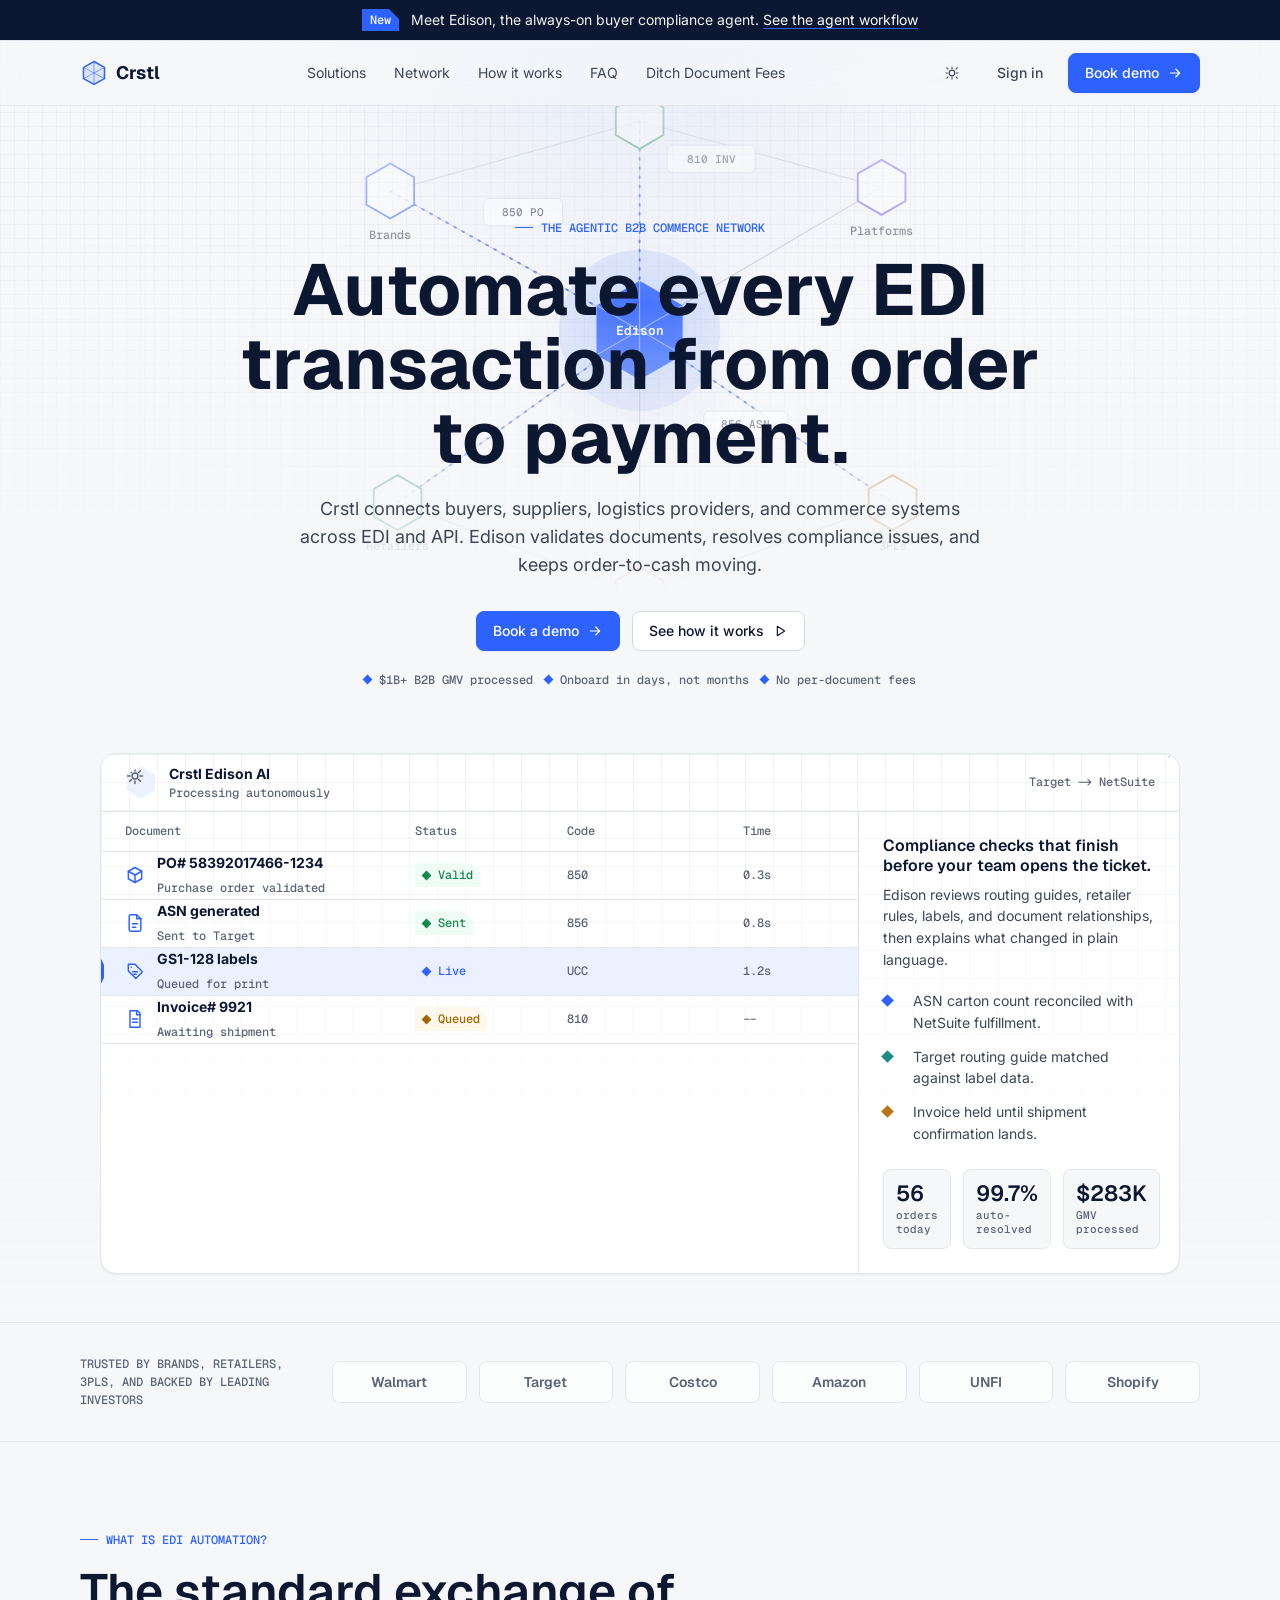
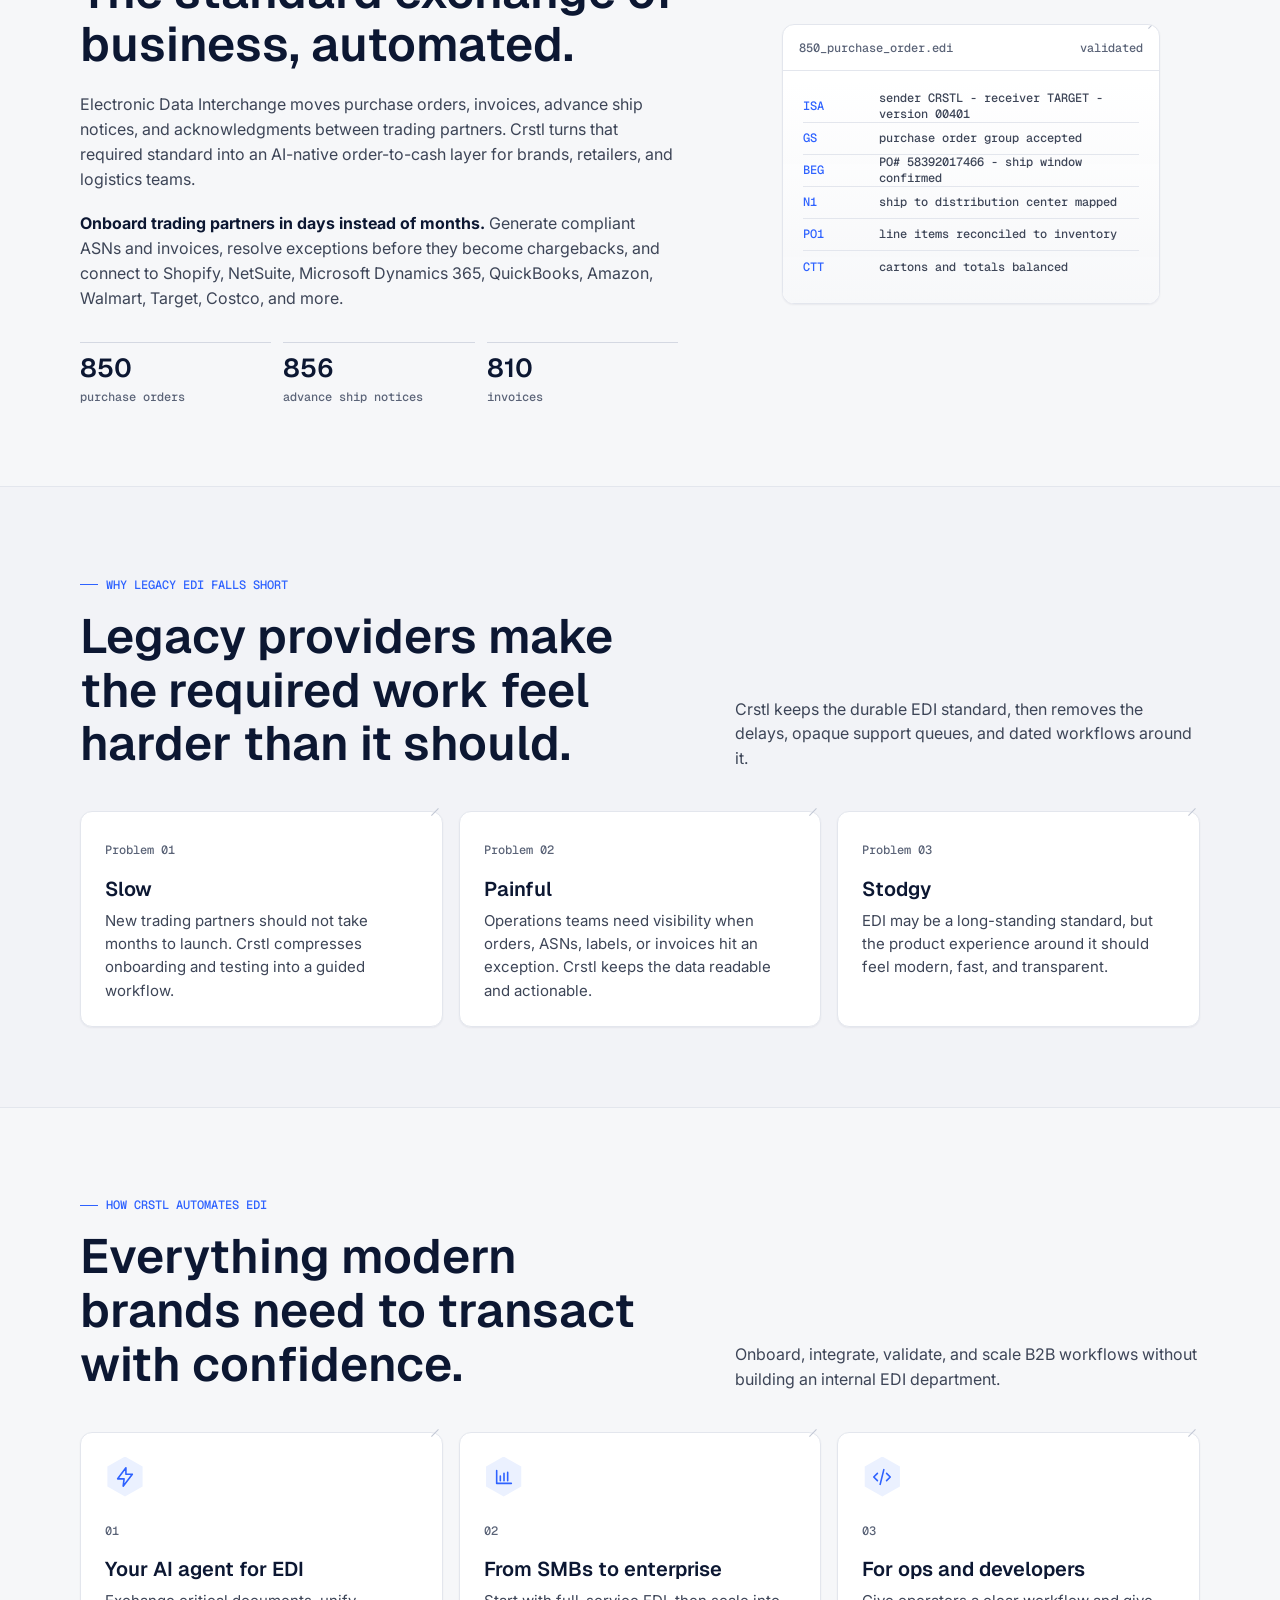
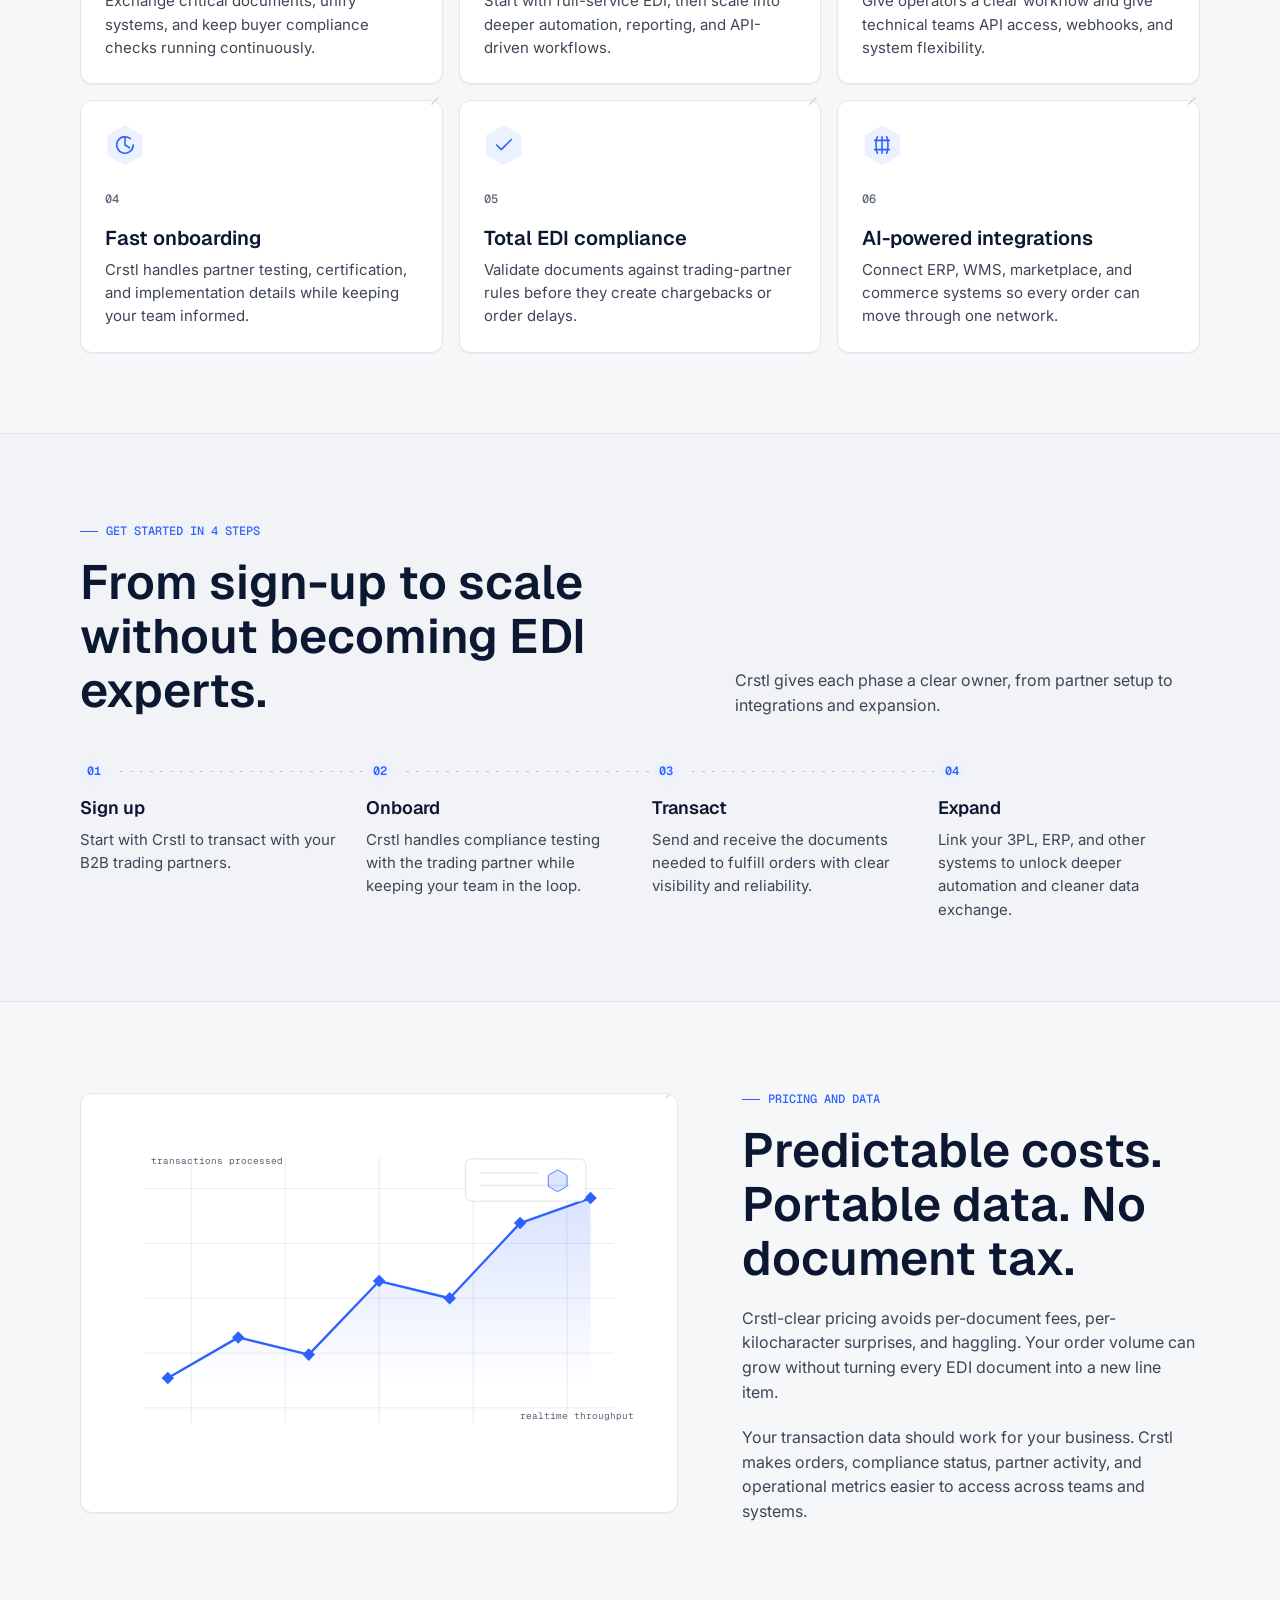
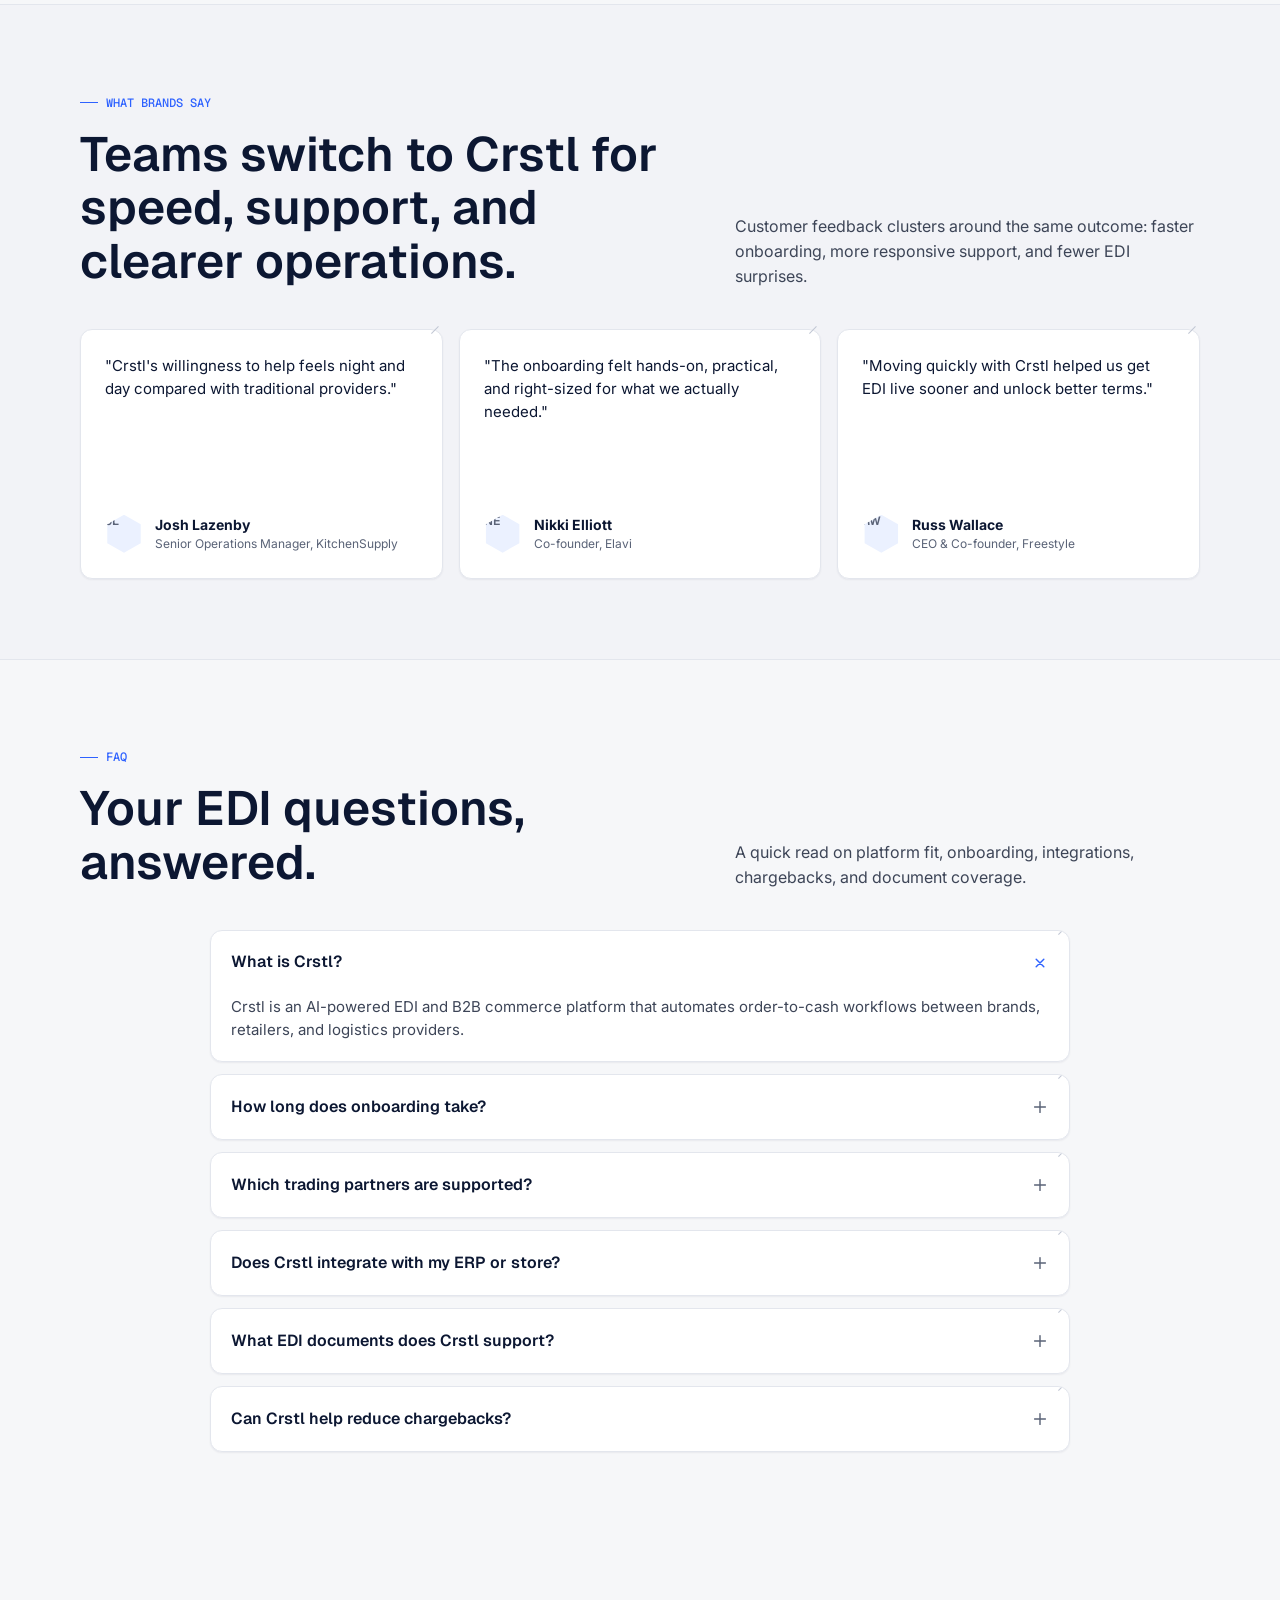
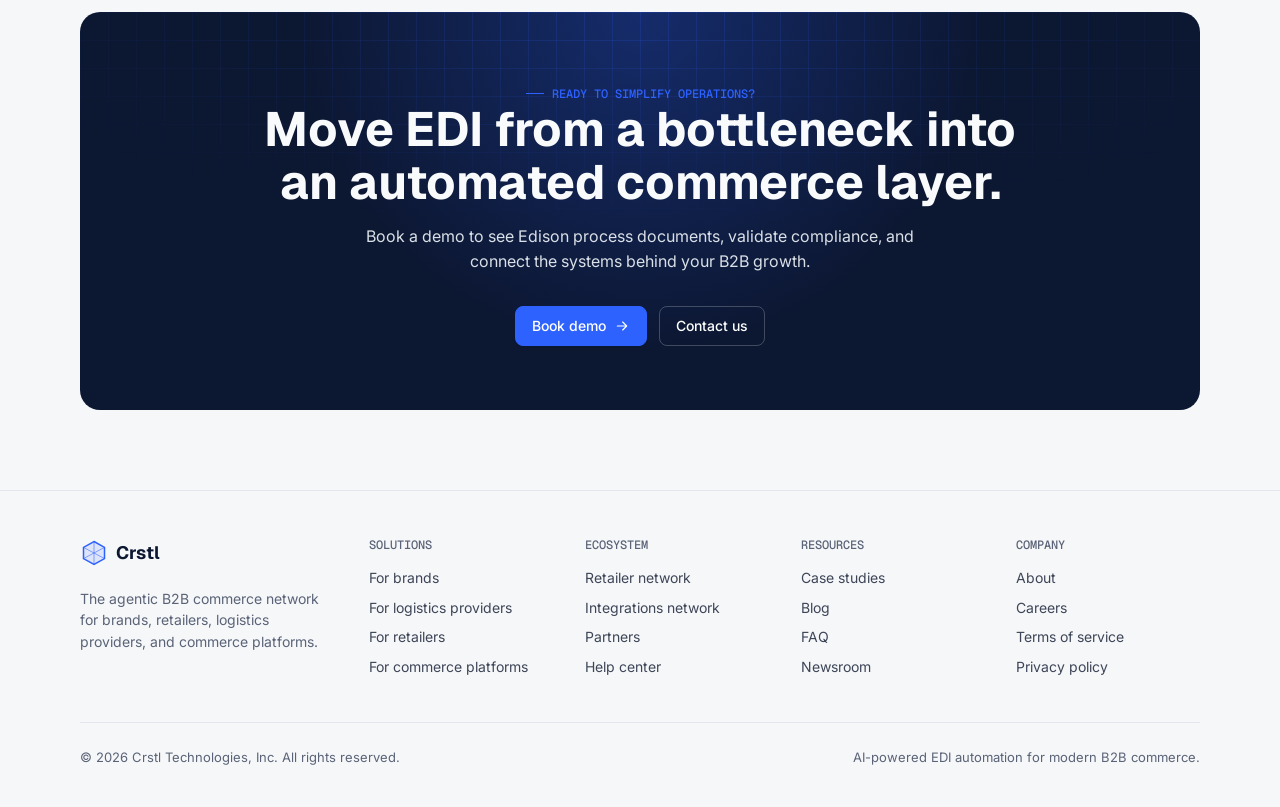
<file: save old/crstl-homepage-v2.html>
<!DOCTYPE html>
<html lang="en" data-theme="light">
<head>
<meta charset="UTF-8">
<meta name="viewport" content="width=device-width, initial-scale=1.0">
<title>AI-Powered EDI Automation Platform for Brands &amp; Retailers | Crstl</title>
<meta name="description" content="Crstl automates EDI transactions for brands, retailers, 3PLs, and commerce platforms with AI agents. Onboard trading partners in days, automate compliance, and connect every system from order to payment.">
<link rel="preconnect" href="https://fonts.googleapis.com">
<link rel="preconnect" href="https://fonts.gstatic.com" crossorigin>
<link href="https://fonts.googleapis.com/css2?family=Geist:wght@400;500;600;700&family=Geist+Mono:wght@400;500;600&family=Inter:wght@400;500;600;700&display=swap" rel="stylesheet">
<style>
:root {
  /* primitives */
  --gray-50: 210 20% 99%;
  --gray-100: 220 20% 97%;
  --gray-200: 222 22% 95%;
  --gray-300: 222 22% 91%;
  --gray-400: 222 20% 86%;
  --gray-500: 220 18% 79%;
  --gray-600: 220 14% 69%;
  --gray-700: 220 12% 55%;
  --gray-800: 222 14% 41%;
  --gray-900: 222 18% 29%;
  --gray-1000: 222 24% 19%;
  --gray-1100: 222 62% 12%;

  --brand: 225 100% 59%;
  --brand-hover: 227 88% 53%;
  --brand-tint: 222 100% 96%;
  --brand-ink: 222 62% 12%;

  --status-success: 150 70% 31%;
  --success-tint: 150 60% 96%;
  --status-warning: 38 100% 32%;
  --warning-tint: 38 90% 96%;
  --status-destructive: 6 65% 49%;
  --destructive-tint: 6 55% 96%;
  --status-info: 225 100% 59%;
  --info-tint: 225 90% 96%;

  --cat-teal: 174 68% 33%;
  --cat-violet: 252 90% 64%;
  --cat-amber: 36 80% 40%;
  --cat-green: 150 55% 38%;
  --cat-magenta: 317 60% 52%;

  /* semantics */
  --bg-base: var(--gray-100);
  --bg-subtle: var(--gray-200);
  --bg-muted: var(--gray-300);
  --bg-surface: 0 0% 100%;
  --bg-hover: var(--gray-200);
  --bg-selected: var(--brand-tint);
  --text-primary: var(--gray-1100);
  --text-secondary: var(--gray-900);
  --text-tertiary: var(--gray-800);
  --text-disabled: var(--gray-700);
  --text-on-accent: 0 0% 100%;
  --border-muted: var(--gray-300);
  --border-default: var(--gray-400);
  --border-strong: var(--gray-500);
  --accent: var(--brand);
  --accent-hover: var(--brand-hover);
  --accent-tint: var(--brand-tint);
  --focus-ring: var(--brand);

  --shadow-sm: 0 1px 2px hsl(222 62% 12% / 0.06);
  --shadow-md: 0 4px 12px hsl(222 62% 12% / 0.08);
  --shadow-lg: 0 12px 32px hsl(222 62% 12% / 0.12);

  --font-display: "Geist", "Inter", -apple-system, BlinkMacSystemFont, sans-serif;
  --font-body: "Inter", -apple-system, BlinkMacSystemFont, "Segoe UI", sans-serif;
  --font-mono: "Geist Mono", ui-monospace, "SF Mono", Menlo, monospace;

  --weight-normal: 400;
  --weight-medium: 500;
  --weight-semibold: 600;
  --weight-bold: 700;

  --space-1: 4px;
  --space-2: 8px;
  --space-3: 12px;
  --space-4: 16px;
  --space-5: 20px;
  --space-6: 24px;
  --space-8: 32px;
  --space-10: 40px;
  --space-12: 48px;
  --space-16: 64px;
  --space-20: 80px;

  --size-control-sm: 32px;
  --size-control-md: 36px;
  --size-control-lg: 40px;
  --size-nav: 64px;
  --size-row: 48px;
  --size-row-dense: 40px;
  --size-icon-sm: 16px;
  --size-icon-md: 20px;
  --size-icon-lg: 24px;

  --radius-xs: 4px;
  --radius-sm: 6px;
  --radius-md: 8px;
  --radius-lg: 12px;
  --radius-xl: 16px;
  --radius-2xl: 20px;
  --radius-pill: 9999px;

  --facet-angle: 30deg;
  --facet-cut: 10px;
  --facet-cut-lg: 18px;
  --facet-cut-stage: 28px;
  --facet-stroke: 1px;
  --clip-facet: polygon(0 0, calc(100% - var(--facet-cut)) 0, 100% var(--facet-cut), 100% 100%, 0 100%);

  --frame-grid-unit: 14px;
  --content-width: 1120px;
  --content-width-xl: 1280px;
  --page-padding-inline: max(env(safe-area-inset-left), 24px);

  --blur-lg: 20px;
  --speed-instant: 0s;
  --speed-feedback: 120ms;
  --speed-transition: 240ms;
  --speed-default: var(--speed-feedback);
  --ease-standard: cubic-bezier(0.2, 0, 0.2, 1);
  --ease-out: cubic-bezier(0.16, 1, 0.3, 1);
  --ease-decisive: cubic-bezier(0.87, 0, 0.13, 1);
  --transition-interactive:
    background-color var(--speed-feedback) var(--ease-standard),
    border-color var(--speed-feedback) var(--ease-standard),
    box-shadow var(--speed-feedback) var(--ease-standard),
    color var(--speed-feedback) var(--ease-standard),
    opacity var(--speed-feedback) var(--ease-standard),
    transform var(--speed-feedback) var(--ease-standard);

  --focus-ring-width: 2px;
  --focus-ring-offset: 2px;
  --layer-header: 200;
}

[data-theme="dark"] {
  --bg-base: 222 62% 12%;
  --bg-subtle: 222 40% 14%;
  --bg-surface: 222 30% 17%;
  --bg-muted: 222 30% 20%;
  --bg-hover: 222 28% 22%;
  --bg-selected: 225 60% 22%;
  --text-primary: 210 20% 98%;
  --text-secondary: 220 16% 80%;
  --text-tertiary: 220 14% 64%;
  --text-disabled: 220 12% 48%;
  --text-on-accent: 0 0% 100%;
  --border-muted: 222 20% 24%;
  --border-default: 222 20% 30%;
  --border-strong: 220 18% 40%;
  --accent: 225 100% 65%;
  --accent-hover: 222 100% 74%;
  --accent-tint: 225 60% 22%;
  --focus-ring: 225 100% 65%;
  --status-success: 150 55% 52%;
  --status-warning: 40 90% 58%;
  --status-destructive: 6 85% 64%;
  --status-info: 225 100% 65%;
  --success-tint: 150 45% 18%;
  --warning-tint: 40 60% 18%;
  --destructive-tint: 6 55% 20%;
  --info-tint: 225 60% 22%;
  --cat-teal: 174 60% 55%;
  --cat-violet: 252 90% 72%;
  --cat-amber: 40 85% 60%;
  --cat-green: 150 55% 55%;
  --cat-magenta: 317 70% 66%;
  --shadow-sm: 0 0 0 1px hsl(222 30% 8% / 0.6);
  --shadow-md: 0 8px 24px hsl(222 40% 4% / 0.5);
  --shadow-lg: 0 16px 40px hsl(222 40% 3% / 0.6);
}

* {
  box-sizing: border-box;
}

html {
  scroll-behavior: smooth;
}

body {
  margin: 0;
  min-width: 320px;
  color: hsl(var(--text-primary));
  background:
    radial-gradient(circle at 50% 0, hsl(var(--accent) / 0.08), transparent 340px),
    hsl(var(--bg-base));
  font: 400 1rem/1.55 var(--font-body);
  letter-spacing: 0;
  -webkit-font-smoothing: antialiased;
  text-rendering: optimizeLegibility;
}

body::before {
  content: "";
  position: fixed;
  inset: 0;
  pointer-events: none;
  z-index: -1;
  background-image:
    linear-gradient(hsl(var(--border-muted) / 0.62) var(--facet-stroke), transparent var(--facet-stroke)),
    linear-gradient(90deg, hsl(var(--border-muted) / 0.62) var(--facet-stroke), transparent var(--facet-stroke));
  background-size: var(--frame-grid-unit) var(--frame-grid-unit);
  mask-image: linear-gradient(180deg, black, transparent 64%);
}

a {
  color: inherit;
  text-decoration: none;
}

button,
input,
textarea,
select {
  font: inherit;
}

button {
  border: 0;
}

svg {
  display: block;
}

::selection {
  background: hsl(var(--accent) / 0.18);
}

:focus-visible {
  outline: var(--focus-ring-width) solid hsl(var(--focus-ring));
  outline-offset: var(--focus-ring-offset);
  box-shadow: 0 0 0 var(--focus-ring-offset) hsl(var(--bg-base));
}

.container {
  width: min(100% - 48px, var(--content-width));
  margin: 0 auto;
}

.container-xl {
  width: min(100% - 48px, var(--content-width-xl));
  margin: 0 auto;
}

.crstl-surface {
  background: hsl(var(--bg-surface));
  border: 1px solid hsl(var(--border-muted));
  border-radius: var(--radius-lg);
  box-shadow: var(--shadow-sm);
}

.crstl-corner-mark {
  position: relative;
}

.crstl-corner-mark::after {
  content: "";
  position: absolute;
  top: 0;
  right: 0;
  width: var(--facet-cut);
  height: var(--facet-cut);
  border-top: var(--facet-stroke) solid hsl(var(--border-strong));
  transform: rotate(-45deg) translateY(-50%);
  transform-origin: top right;
  pointer-events: none;
}

.crstl-facet {
  clip-path: var(--clip-facet);
}

.glass {
  background: hsl(var(--bg-base) / 0.72);
  backdrop-filter: blur(var(--blur-lg)) saturate(160%);
}

.button {
  --btn-height: 40px;
  display: inline-flex;
  align-items: center;
  justify-content: center;
  gap: var(--space-2);
  min-height: var(--btn-height);
  padding: 0 var(--space-4);
  color: hsl(var(--text-primary));
  background: hsl(var(--bg-surface));
  border: 1px solid hsl(var(--border-default));
  border-radius: var(--radius-md);
  font: var(--weight-medium) 0.875rem/1 var(--font-body);
  white-space: nowrap;
  cursor: pointer;
  transition: var(--transition-interactive);
}

.button svg {
  width: var(--size-icon-sm);
  height: var(--size-icon-sm);
  flex: 0 0 auto;
}

.button:hover {
  background: hsl(var(--bg-hover));
  border-color: hsl(var(--border-strong));
}

.button:active {
  transform: scale(0.99);
}

.button--primary {
  color: hsl(var(--text-on-accent));
  background: hsl(var(--accent));
  border-color: hsl(var(--accent));
  box-shadow: var(--shadow-sm);
}

.button--primary:hover {
  background: hsl(var(--accent-hover));
  border-color: hsl(var(--accent-hover));
}

.button--primary:focus-visible {
  outline-color: hsl(var(--bg-surface));
}

.button--ghost {
  background: transparent;
  border-color: transparent;
  color: hsl(var(--text-secondary));
}

.button--ghost:hover {
  color: hsl(var(--text-primary));
  background: hsl(var(--bg-hover));
  border-color: hsl(var(--border-muted));
}

.button--icon {
  width: var(--size-control-lg);
  padding: 0;
}

.eyebrow {
  display: inline-flex;
  align-items: center;
  gap: var(--space-2);
  color: hsl(var(--accent));
  font: var(--weight-medium) 0.75rem/1.5 var(--font-mono);
  text-transform: uppercase;
}

.eyebrow::before {
  content: "";
  width: 18px;
  height: 1px;
  background: hsl(var(--accent));
}

.section {
  position: relative;
  padding: var(--space-20) 0;
}

.section--subtle {
  background: hsl(var(--bg-subtle) / 0.62);
  border-top: 1px solid hsl(var(--border-muted));
  border-bottom: 1px solid hsl(var(--border-muted));
}

.section-head {
  display: grid;
  grid-template-columns: minmax(0, 0.85fr) minmax(260px, 0.65fr);
  gap: var(--space-12);
  align-items: end;
  margin-bottom: var(--space-10);
}

.section-title {
  margin: var(--space-4) 0 0;
  max-width: 760px;
  font: var(--weight-semibold) 2.25rem/1.12 var(--font-display);
  letter-spacing: 0;
}

.section-copy {
  margin: 0;
  color: hsl(var(--text-secondary));
  font-size: 1rem;
}

.announce {
  position: relative;
  z-index: calc(var(--layer-header) + 1);
  border-bottom: 1px solid hsl(var(--border-muted));
  background: hsl(var(--brand-ink));
  color: hsl(210 20% 96%);
}

.announce__inner {
  display: flex;
  align-items: center;
  justify-content: center;
  gap: var(--space-3);
  min-height: var(--size-control-lg);
  text-align: center;
  font-size: 0.875rem;
}

.announce__tag {
  display: inline-flex;
  align-items: center;
  height: 22px;
  padding: 0 var(--space-2);
  color: hsl(var(--text-on-accent));
  background: hsl(var(--accent));
  font: var(--weight-medium) 0.75rem/1 var(--font-mono);
  clip-path: var(--clip-facet);
}

.announce a {
  color: white;
  border-bottom: 1px solid hsl(var(--accent));
}

.site-header {
  position: sticky;
  top: 0;
  z-index: var(--layer-header);
  border-bottom: 1px solid hsl(var(--border-muted));
}

.nav {
  display: flex;
  align-items: center;
  justify-content: space-between;
  min-height: var(--size-nav);
  gap: var(--space-4);
}

.brand {
  display: inline-flex;
  align-items: center;
  gap: var(--space-2);
  font: var(--weight-bold) 1.125rem/1 var(--font-display);
}

.brand svg {
  width: 28px;
  height: 28px;
}

.nav__links {
  display: flex;
  align-items: center;
  gap: var(--space-1);
}

.nav__links a {
  display: inline-flex;
  align-items: center;
  min-height: var(--size-control-md);
  padding: 0 var(--space-3);
  border-radius: var(--radius-md);
  color: hsl(var(--text-secondary));
  font-size: 0.875rem;
  transition: var(--transition-interactive);
}

.nav__links a:hover {
  color: hsl(var(--text-primary));
  background: hsl(var(--bg-hover));
}

.nav__actions {
  display: flex;
  align-items: center;
  gap: var(--space-2);
}

.theme-icon--light {
  display: none;
}

[data-theme="dark"] .theme-icon--dark {
  display: none;
}

[data-theme="dark"] .theme-icon--light {
  display: block;
}

.hero {
  position: relative;
  min-height: 720px;
  padding: var(--space-16) 0 var(--space-12);
  overflow: hidden;
  border-bottom: 1px solid hsl(var(--border-muted));
}

.hero::after {
  content: "";
  position: absolute;
  inset: auto 0 0;
  height: 180px;
  pointer-events: none;
  background: linear-gradient(180deg, transparent, hsl(var(--bg-base)));
}

.hero__map {
  position: absolute;
  inset: -80px max(-12vw, -180px) auto;
  height: 660px;
  opacity: 0.88;
  pointer-events: none;
  mask-image: radial-gradient(ellipse 70% 60% at 50% 42%, black, transparent 74%);
}

.hero__map svg {
  width: 100%;
  height: 100%;
}

.hero-grid-line {
  fill: none;
  stroke: hsl(var(--border-muted));
  stroke-width: 0.75;
}

.hero-line {
  fill: none;
  stroke: hsl(var(--border-strong));
  stroke-width: 1.25;
}

.hero-flow {
  fill: none;
  stroke: hsl(var(--accent));
  stroke-width: 2;
  stroke-linecap: round;
  stroke-dasharray: 2 8;
  animation: edi-travel 1.8s linear infinite;
}

.hero-node path {
  fill: hsl(var(--bg-surface) / 0.78);
  stroke: hsl(var(--node-color));
  stroke-width: 2;
}

.hero-node text {
  fill: hsl(var(--text-secondary));
  font: 500 13px/1 var(--font-mono);
}

.hero-chip rect {
  fill: hsl(var(--bg-surface) / 0.9);
  stroke: hsl(var(--border-default));
}

.hero-chip text {
  fill: hsl(var(--text-secondary));
  font: 500 12px/1 var(--font-mono);
}

.hero-center {
  filter: drop-shadow(0 18px 42px hsl(var(--accent) / 0.22));
}

.hero-center .hero-core {
  fill: hsl(var(--accent));
}

.hero-center .hero-facets {
  fill: none;
  stroke: hsl(0 0% 100% / 0.42);
  stroke-width: 1.25;
}

.hero-center text {
  fill: hsl(var(--text-on-accent));
  font: 600 14px/1 var(--font-mono);
}

.hero__content {
  position: relative;
  z-index: 1;
  width: min(100%, 900px);
  margin: 0 auto;
  padding-top: var(--space-10);
  text-align: center;
}

.hero h1 {
  margin: var(--space-4) auto 0;
  max-width: 880px;
  font: var(--weight-bold) 3.25rem/1.03 var(--font-display);
  letter-spacing: 0;
}

.hero__lead {
  margin: var(--space-5) auto 0;
  max-width: 680px;
  color: hsl(var(--text-secondary));
  font-size: 1.125rem;
}

.hero__actions {
  display: flex;
  flex-wrap: wrap;
  justify-content: center;
  gap: var(--space-3);
  margin-top: var(--space-8);
}

.hero__meta {
  display: flex;
  flex-wrap: wrap;
  justify-content: center;
  gap: var(--space-3);
  margin-top: var(--space-5);
  color: hsl(var(--text-tertiary));
  font: 500 0.75rem/1.5 var(--font-mono);
}

.metric-pill {
  display: inline-flex;
  align-items: center;
  gap: var(--space-2);
}

.metric-pill::before {
  content: "";
  width: 7px;
  height: 7px;
  background: hsl(var(--accent));
  transform: rotate(45deg);
}

.agent-console {
  position: relative;
  z-index: 1;
  width: min(100% - 48px, 1080px);
  margin: var(--space-16) auto 0;
  overflow: hidden;
  border-radius: var(--radius-xl);
}

.agent-console::before {
  content: "";
  position: absolute;
  inset: 0;
  pointer-events: none;
  background-image:
    linear-gradient(hsl(var(--border-muted) / 0.5) 1px, transparent 1px),
    linear-gradient(90deg, hsl(var(--border-muted) / 0.5) 1px, transparent 1px);
  background-size: calc(var(--frame-grid-unit) * 2) calc(var(--frame-grid-unit) * 2);
  mask-image: linear-gradient(180deg, black, transparent 82%);
}

.console-header {
  position: relative;
  display: flex;
  align-items: center;
  justify-content: space-between;
  gap: var(--space-4);
  min-height: 58px;
  padding: 0 var(--space-6);
  border-bottom: 1px solid hsl(var(--border-muted));
}

.console-title {
  display: flex;
  align-items: center;
  gap: var(--space-3);
}

.edison-mark {
  display: grid;
  width: 32px;
  height: 32px;
  place-items: center;
  color: hsl(var(--accent));
  background: hsl(var(--accent-tint));
  clip-path: polygon(50% 0, 94% 25%, 94% 75%, 50% 100%, 6% 75%, 6% 25%);
}

.edison-mark svg {
  width: 20px;
  height: 20px;
}

.console-title strong {
  display: block;
  font-size: 0.875rem;
}

.console-title span {
  display: block;
  color: hsl(var(--text-tertiary));
  font: 500 0.75rem/1.4 var(--font-mono);
}

.route-label {
  color: hsl(var(--text-tertiary));
  font: 500 0.75rem/1 var(--font-mono);
  white-space: nowrap;
}

.console-body {
  position: relative;
  display: grid;
  grid-template-columns: minmax(0, 1fr) 320px;
  min-height: 390px;
}

.document-table {
  border-right: 1px solid hsl(var(--border-muted));
}

.table-head,
.doc-row {
  display: grid;
  grid-template-columns: 1.2fr 0.6fr 0.7fr 0.4fr;
  align-items: center;
  gap: var(--space-4);
  padding: 0 var(--space-6);
}

.table-head {
  height: var(--size-row-dense);
  color: hsl(var(--text-tertiary));
  border-bottom: 1px solid hsl(var(--border-muted));
  font: 500 0.75rem/1 var(--font-mono);
}

.doc-row {
  min-height: var(--size-row);
  border-bottom: 1px solid hsl(var(--border-muted));
  transition: var(--transition-interactive);
}

.doc-row:hover {
  background: hsl(var(--bg-hover));
}

.doc-row--active {
  position: relative;
  background: hsl(var(--bg-selected));
}

.doc-row--active::before {
  content: "";
  position: absolute;
  left: 0;
  top: 11px;
  bottom: 11px;
  width: 3px;
  background: hsl(var(--accent));
  clip-path: polygon(0 0, 100% 6px, 100% calc(100% - 6px), 0 100%);
}

.doc-name {
  display: flex;
  align-items: center;
  gap: var(--space-3);
  min-width: 0;
}

.doc-name svg {
  width: var(--size-icon-md);
  height: var(--size-icon-md);
  flex: 0 0 auto;
  color: hsl(var(--accent));
}

.doc-name strong {
  display: block;
  font-size: 0.875rem;
  white-space: nowrap;
  overflow: hidden;
  text-overflow: ellipsis;
}

.doc-name span,
.doc-code,
.doc-time {
  color: hsl(var(--text-tertiary));
  font: 500 0.75rem/1.5 var(--font-mono);
}

.doc-code,
.doc-time {
  white-space: nowrap;
}

.crstl-status {
  display: inline-flex;
  align-items: center;
  justify-content: flex-start;
  width: fit-content;
  min-height: 24px;
  gap: var(--space-2);
  padding: 0 var(--space-2);
  font: 500 0.75rem/1 var(--font-mono);
  clip-path: var(--clip-facet);
}

.status-mark {
  width: 7px;
  height: 7px;
  transform: rotate(45deg);
  background: currentColor;
}

.status--success {
  color: hsl(var(--status-success));
  background: hsl(var(--success-tint));
}

.status--warning {
  color: hsl(var(--status-warning));
  background: hsl(var(--warning-tint));
}

.status--info {
  color: hsl(var(--status-info));
  background: hsl(var(--info-tint));
}

.agent-panel {
  padding: var(--space-6);
}

.agent-panel h2 {
  margin: 0;
  font: 600 1rem/1.25 var(--font-display);
}

.agent-panel p {
  margin: var(--space-2) 0 0;
  color: hsl(var(--text-secondary));
  font-size: 0.875rem;
}

.agent-log {
  display: grid;
  gap: var(--space-3);
  margin-top: var(--space-5);
}

.log-line {
  display: grid;
  grid-template-columns: 18px minmax(0, 1fr);
  gap: var(--space-3);
  color: hsl(var(--text-secondary));
  font-size: 0.875rem;
}

.log-line::before {
  content: "";
  width: 9px;
  height: 9px;
  margin-top: 6px;
  background: hsl(var(--accent));
  transform: rotate(45deg);
}

.log-line:nth-child(2)::before {
  background: hsl(var(--cat-teal));
}

.log-line:nth-child(3)::before {
  background: hsl(var(--cat-amber));
}

.agent-metrics {
  display: grid;
  grid-template-columns: repeat(3, 1fr);
  gap: var(--space-3);
  margin-top: var(--space-6);
}

.agent-metric {
  padding: var(--space-3);
  border: 1px solid hsl(var(--border-muted));
  border-radius: var(--radius-md);
  background: hsl(var(--bg-base));
}

.agent-metric strong {
  display: block;
  font: 600 1.375rem/1 var(--font-display);
}

.agent-metric span {
  display: block;
  margin-top: var(--space-1);
  color: hsl(var(--text-tertiary));
  font: 500 0.6875rem/1.3 var(--font-mono);
}

.proof {
  padding: var(--space-8) 0;
  border-bottom: 1px solid hsl(var(--border-muted));
}

.proof-grid {
  display: grid;
  grid-template-columns: 220px minmax(0, 1fr);
  gap: var(--space-8);
  align-items: center;
}

.proof h2 {
  margin: 0;
  color: hsl(var(--text-tertiary));
  font: 500 0.75rem/1.5 var(--font-mono);
  text-transform: uppercase;
}

.logo-rail {
  display: grid;
  grid-template-columns: repeat(6, minmax(0, 1fr));
  gap: var(--space-3);
}

.logo-word {
  display: grid;
  min-height: 42px;
  place-items: center;
  color: hsl(var(--text-tertiary));
  border: 1px solid hsl(var(--border-muted));
  border-radius: var(--radius-md);
  background: hsl(var(--bg-surface) / 0.7);
  font: 600 0.875rem/1 var(--font-display);
}

.split {
  display: grid;
  grid-template-columns: minmax(0, 0.85fr) minmax(320px, 0.65fr);
  gap: var(--space-16);
  align-items: center;
}

.lead-block h2 {
  margin: var(--space-4) 0 0;
  font: 600 2.25rem/1.12 var(--font-display);
}

.lead-block p {
  margin: var(--space-5) 0 0;
  color: hsl(var(--text-secondary));
  font-size: 1rem;
}

.lead-block strong {
  color: hsl(var(--text-primary));
}

.inline-stats {
  display: grid;
  grid-template-columns: repeat(3, minmax(0, 1fr));
  gap: var(--space-3);
  margin-top: var(--space-8);
}

.inline-stat {
  padding-top: var(--space-3);
  border-top: 1px solid hsl(var(--border-default));
}

.inline-stat strong {
  display: block;
  font: 600 1.625rem/1 var(--font-display);
}

.inline-stat span {
  display: block;
  margin-top: var(--space-2);
  color: hsl(var(--text-tertiary));
  font: 500 0.75rem/1.4 var(--font-mono);
}

.edi-window {
  overflow: hidden;
}

.window-header {
  display: flex;
  align-items: center;
  justify-content: space-between;
  min-height: 46px;
  padding: 0 var(--space-4);
  border-bottom: 1px solid hsl(var(--border-muted));
  color: hsl(var(--text-tertiary));
  font: 500 0.75rem/1 var(--font-mono);
}

.edi-lines {
  padding: var(--space-5);
  background:
    linear-gradient(180deg, transparent, hsl(var(--bg-base) / 0.9)),
    hsl(var(--bg-surface));
}

.edi-line {
  display: grid;
  grid-template-columns: 64px minmax(0, 1fr);
  gap: var(--space-3);
  min-height: 32px;
  align-items: center;
  border-bottom: 1px solid hsl(var(--border-muted));
  color: hsl(var(--text-secondary));
  font: 500 0.75rem/1.3 var(--font-mono);
}

.edi-line:last-child {
  border-bottom: 0;
}

.edi-line span:first-child {
  color: hsl(var(--accent));
}

.problem-grid {
  display: grid;
  grid-template-columns: repeat(3, minmax(0, 1fr));
  gap: var(--space-4);
}

.problem-card,
.feature-card,
.quote-card {
  padding: var(--space-6);
}

.problem-card:hover,
.feature-card:hover,
.quote-card:hover {
  transform: translateY(-2px);
  box-shadow: var(--shadow-md);
  border-color: hsl(var(--border-default));
}

.problem-card,
.feature-card,
.quote-card {
  transition: var(--transition-interactive);
}

.problem-index,
.feature-index {
  color: hsl(var(--text-tertiary));
  font: 500 0.75rem/1 var(--font-mono);
}

.problem-card h3,
.feature-card h3 {
  margin: var(--space-4) 0 var(--space-2);
  font: 600 1.25rem/1.2 var(--font-display);
}

.problem-card p,
.feature-card p {
  margin: 0;
  color: hsl(var(--text-secondary));
  font-size: 0.9375rem;
}

.feature-grid {
  display: grid;
  grid-template-columns: repeat(3, minmax(0, 1fr));
  gap: var(--space-4);
}

.feature-icon {
  display: grid;
  width: 40px;
  height: 40px;
  margin-bottom: var(--space-5);
  place-items: center;
  color: hsl(var(--accent));
  background: hsl(var(--accent-tint));
  clip-path: polygon(50% 0, 94% 25%, 94% 75%, 50% 100%, 6% 75%, 6% 25%);
}

.feature-icon svg {
  width: 22px;
  height: 22px;
}

.workflow-band {
  overflow: hidden;
}

.step-grid {
  display: grid;
  grid-template-columns: repeat(4, minmax(0, 1fr));
  gap: var(--space-6);
}

.step {
  position: relative;
  padding-top: var(--space-10);
}

.step::before {
  content: "";
  position: absolute;
  top: 14px;
  left: 40px;
  right: calc(var(--space-6) * -1);
  height: 1px;
  background: repeating-linear-gradient(90deg, hsl(var(--border-strong)) 0 3px, transparent 3px 10px);
}

.step:last-child::before {
  display: none;
}

.step-number {
  position: absolute;
  top: 0;
  left: 0;
  display: grid;
  width: 28px;
  height: 28px;
  place-items: center;
  color: hsl(var(--accent));
  background: hsl(var(--accent-tint));
  font: 600 0.75rem/1 var(--font-mono);
  clip-path: polygon(50% 0, 100% 50%, 50% 100%, 0 50%);
}

.step h3 {
  margin: 0 0 var(--space-2);
  font: 600 1.125rem/1.25 var(--font-display);
}

.step p {
  margin: 0;
  color: hsl(var(--text-secondary));
  font-size: 0.9375rem;
}

.network-panel {
  position: relative;
  overflow: hidden;
  min-height: 420px;
  padding: var(--space-8);
}

.network-panel svg {
  width: 100%;
  height: auto;
}

.quote-grid {
  display: grid;
  grid-template-columns: repeat(3, minmax(0, 1fr));
  gap: var(--space-4);
}

.quote-card {
  display: flex;
  min-height: 250px;
  flex-direction: column;
}

.quote-card p {
  margin: 0;
  color: hsl(var(--text-primary));
  font-size: 0.9375rem;
}

.quote-person {
  display: grid;
  grid-template-columns: 38px minmax(0, 1fr);
  gap: var(--space-3);
  align-items: center;
  margin-top: auto;
  padding-top: var(--space-5);
}

.avatar {
  display: grid;
  width: 38px;
  height: 38px;
  place-items: center;
  color: hsl(var(--accent));
  background: hsl(var(--accent-tint));
  font: 600 0.75rem/1 var(--font-display);
  clip-path: polygon(50% 0, 94% 25%, 94% 75%, 50% 100%, 6% 75%, 6% 25%);
}

.quote-person strong,
.quote-person span {
  display: block;
}

.quote-person strong {
  font-size: 0.875rem;
}

.quote-person span {
  color: hsl(var(--text-tertiary));
  font-size: 0.75rem;
}

.faq {
  display: grid;
  gap: var(--space-3);
  max-width: 860px;
  margin: 0 auto;
}

.faq details {
  padding: 0 var(--space-5);
  overflow: hidden;
}

.faq summary {
  display: flex;
  align-items: center;
  justify-content: space-between;
  gap: var(--space-4);
  min-height: 64px;
  list-style: none;
  cursor: pointer;
  font: 600 1rem/1.3 var(--font-display);
}

.faq summary::-webkit-details-marker {
  display: none;
}

.faq summary svg {
  width: 18px;
  height: 18px;
  flex: 0 0 auto;
  color: hsl(var(--text-tertiary));
  transition: transform var(--speed-feedback) var(--ease-standard), color var(--speed-feedback) var(--ease-standard);
}

.faq details[open] summary svg {
  color: hsl(var(--accent));
  transform: rotate(45deg);
}

.faq p {
  margin: 0;
  padding: 0 0 var(--space-5);
  color: hsl(var(--text-secondary));
  font-size: 0.9375rem;
}

.cta {
  padding: var(--space-20) 0;
}

.cta-panel {
  position: relative;
  overflow: hidden;
  padding: var(--space-16) var(--space-8);
  color: hsl(210 20% 98%);
  background:
    radial-gradient(circle at 50% 0, hsl(var(--accent) / 0.28), transparent 340px),
    hsl(var(--brand-ink));
  border-radius: var(--radius-2xl);
  text-align: center;
}

.cta-panel::before {
  content: "";
  position: absolute;
  inset: 0;
  pointer-events: none;
  background-image:
    linear-gradient(hsl(var(--accent) / 0.18) 1px, transparent 1px),
    linear-gradient(90deg, hsl(var(--accent) / 0.18) 1px, transparent 1px);
  background-size: calc(var(--frame-grid-unit) * 2) calc(var(--frame-grid-unit) * 2);
  mask-image: radial-gradient(ellipse 80% 70% at 50% 0, black, transparent 78%);
}

.cta-panel > * {
  position: relative;
}

.cta-panel h2 {
  margin: 0 auto;
  max-width: 760px;
  font: 700 2.25rem/1.1 var(--font-display);
}

.cta-panel p {
  margin: var(--space-4) auto 0;
  max-width: 580px;
  color: hsl(210 20% 88%);
}

.cta-panel .hero__actions {
  margin-top: var(--space-8);
}

.cta-panel .button--ghost {
  color: white;
  border-color: hsl(0 0% 100% / 0.22);
}

.cta-panel .button--ghost:hover {
  background: hsl(0 0% 100% / 0.08);
  border-color: hsl(0 0% 100% / 0.34);
}

.footer {
  padding: var(--space-12) 0 var(--space-10);
  border-top: 1px solid hsl(var(--border-muted));
}

.footer-grid {
  display: grid;
  grid-template-columns: minmax(240px, 1.4fr) repeat(4, minmax(120px, 1fr));
  gap: var(--space-8);
}

.footer p {
  max-width: 280px;
  color: hsl(var(--text-tertiary));
  font-size: 0.875rem;
}

.footer h3 {
  margin: 0 0 var(--space-3);
  color: hsl(var(--text-tertiary));
  font: 500 0.75rem/1 var(--font-mono);
  text-transform: uppercase;
}

.footer a:not(.brand) {
  display: block;
  padding: var(--space-1) 0;
  color: hsl(var(--text-secondary));
  font-size: 0.875rem;
  transition: color var(--speed-feedback) var(--ease-standard);
}

.footer a:not(.brand):hover {
  color: hsl(var(--accent));
}

.footer-bottom {
  display: flex;
  justify-content: space-between;
  gap: var(--space-4);
  flex-wrap: wrap;
  margin-top: var(--space-10);
  padding-top: var(--space-6);
  border-top: 1px solid hsl(var(--border-muted));
  color: hsl(var(--text-tertiary));
  font-size: 0.8125rem;
}

@keyframes edi-travel {
  to {
    stroke-dashoffset: -20;
  }
}

@media (prefers-reduced-motion: reduce) {
  *,
  ::before,
  ::after {
    animation-duration: 0.01ms !important;
    animation-iteration-count: 1 !important;
    scroll-behavior: auto !important;
    transition-duration: 0.01ms !important;
  }
}

@media (min-width: 64rem) {
  .hero h1 {
    font-size: 4.5rem;
  }

  .section-title,
  .lead-block h2,
  .cta-panel h2 {
    font-size: 3rem;
  }
}

@media (max-width: 1040px) {
  .nav__links {
    display: none;
  }

  .console-body,
  .split,
  .section-head {
    grid-template-columns: 1fr;
  }

  .document-table {
    border-right: 0;
    border-bottom: 1px solid hsl(var(--border-muted));
  }

  .proof-grid {
    grid-template-columns: 1fr;
    gap: var(--space-4);
  }

  .logo-rail,
  .feature-grid,
  .problem-grid,
  .quote-grid {
    grid-template-columns: repeat(2, minmax(0, 1fr));
  }

  .step-grid {
    grid-template-columns: repeat(2, minmax(0, 1fr));
  }

  .step:nth-child(2)::before {
    display: none;
  }

  .footer-grid {
    grid-template-columns: repeat(2, minmax(0, 1fr));
  }
}

@media (max-width: 700px) {
  .container,
  .container-xl,
  .agent-console {
    width: min(100% - 32px, var(--content-width));
  }

  .announce__inner {
    align-items: flex-start;
    flex-direction: column;
    padding: var(--space-2) 0;
  }

  .hero {
    min-height: 680px;
    padding-top: var(--space-10);
  }

  .hero__map {
    inset: -100px -520px auto;
    height: 600px;
  }

  .hero h1 {
    font-size: 2.75rem;
  }

  .hero__lead {
    font-size: 1rem;
  }

  .console-header {
    align-items: flex-start;
    flex-direction: column;
    padding: var(--space-4);
  }

  .agent-console {
    margin-top: var(--space-8);
  }

  .table-head {
    display: none;
  }

  .doc-row {
    grid-template-columns: 1fr;
    gap: var(--space-2);
    padding: var(--space-4);
  }

  .doc-code,
  .doc-time {
    display: none;
  }

  .agent-metrics,
  .inline-stats,
  .logo-rail,
  .feature-grid,
  .problem-grid,
  .quote-grid,
  .step-grid,
  .footer-grid {
    grid-template-columns: 1fr;
  }

  .step::before {
    display: none;
  }

  .section {
    padding: var(--space-16) 0;
  }

  .section-title,
  .lead-block h2,
  .cta-panel h2 {
    font-size: 2.125rem;
  }

  .cta-panel {
    padding: var(--space-12) var(--space-5);
  }
}
</style>
</head>
<body>
<div class="announce">
  <div class="container announce__inner">
    <span class="announce__tag">New</span>
    <span>Meet Edison, the always-on buyer compliance agent. <a href="#edison">See the agent workflow</a></span>
  </div>
</div>

<header class="site-header glass">
  <div class="container nav">
    <a class="brand" href="#" aria-label="Crstl home">
      <svg viewBox="0 0 28 28" aria-hidden="true">
        <path d="M14 2.5 24.5 8.4v11.2L14 25.5 3.5 19.6V8.4L14 2.5Z" fill="hsl(var(--accent) / 0.12)" stroke="hsl(var(--accent))" stroke-width="1.5"/>
        <path d="M14 2.5v23M3.5 8.4l21 11.2M24.5 8.4l-21 11.2" fill="none" stroke="hsl(var(--accent))" stroke-width="1" opacity="0.55"/>
      </svg>
      <span>Crstl</span>
    </a>

    <nav class="nav__links" aria-label="Main navigation">
      <a href="#solutions">Solutions</a>
      <a href="#network">Network</a>
      <a href="#workflow">How it works</a>
      <a href="#faq">FAQ</a>
      <a href="#pricing">Ditch Document Fees</a>
    </nav>

    <div class="nav__actions">
      <button class="button button--ghost button--icon" type="button" id="themeToggle" aria-label="Toggle dark theme" title="Toggle dark theme">
        <svg class="theme-icon--dark" viewBox="0 0 24 24" fill="none" stroke="currentColor" stroke-width="1.75" stroke-linecap="round" stroke-linejoin="round" aria-hidden="true">
          <path d="M12 3v2.2M12 18.8V21M4.2 4.2l1.6 1.6M18.2 18.2l1.6 1.6M3 12h2.2M18.8 12H21M4.2 19.8l1.6-1.6M18.2 5.8l1.6-1.6"/>
          <circle cx="12" cy="12" r="4.2"/>
        </svg>
        <svg class="theme-icon--light" viewBox="0 0 24 24" fill="none" stroke="currentColor" stroke-width="1.75" stroke-linecap="round" stroke-linejoin="round" aria-hidden="true">
          <path d="M20.5 14.5A8.5 8.5 0 0 1 9.5 3.5 7 7 0 1 0 20.5 14.5Z"/>
        </svg>
      </button>
      <a class="button button--ghost" href="#">Sign in</a>
      <a class="button button--primary" href="#demo">
        Book demo
        <svg viewBox="0 0 24 24" fill="none" stroke="currentColor" stroke-width="1.75" stroke-linecap="round" stroke-linejoin="round" aria-hidden="true">
          <path d="M5 12h14M13 6l6 6-6 6"/>
        </svg>
      </a>
    </div>
  </div>
</header>

<main>
  <section class="hero" aria-labelledby="hero-title">
    <div class="hero__map" aria-hidden="true">
      <svg viewBox="0 0 1320 720" preserveAspectRatio="xMidYMid meet">
        <g opacity="0.72">
          <path class="hero-grid-line" d="M0 80h1320M0 160h1320M0 240h1320M0 320h1320M0 400h1320M0 480h1320M0 560h1320M0 640h1320"/>
          <path class="hero-grid-line" d="M120 0v720M240 0v720M360 0v720M480 0v720M600 0v720M720 0v720M840 0v720M960 0v720M1080 0v720M1200 0v720"/>
        </g>
        <g>
          <path class="hero-line" d="M660 332 388 180M660 332 396 520M660 332 924 176M660 332 936 520M660 332 660 104M660 332 660 620M388 180 660 104M924 176 660 104M396 520 660 620M936 520 660 620"/>
          <path class="hero-flow" d="M388 180 660 332 936 520"/>
          <path class="hero-flow" d="M660 104 660 332 396 520"/>
        </g>

        <g class="hero-chip">
          <rect x="490" y="188" width="86" height="30" rx="6"/>
          <text x="533" y="207" text-anchor="middle">850 PO</text>
        </g>
        <g class="hero-chip">
          <rect x="730" y="420" width="92" height="30" rx="6"/>
          <text x="776" y="439" text-anchor="middle">856 ASN</text>
        </g>
        <g class="hero-chip">
          <rect x="690" y="130" width="96" height="30" rx="6"/>
          <text x="738" y="149" text-anchor="middle">810 INV</text>
        </g>

        <g class="hero-node" style="--node-color: var(--brand);" transform="translate(388 180)">
          <path d="M0-30 26-15v30L0 30-26 15v-30Z"/>
          <text y="52" text-anchor="middle">Brands</text>
        </g>
        <g class="hero-node" style="--node-color: var(--cat-teal);" transform="translate(396 520)">
          <path d="M0-30 26-15v30L0 30-26 15v-30Z"/>
          <text y="52" text-anchor="middle">Retailers</text>
        </g>
        <g class="hero-node" style="--node-color: var(--cat-violet);" transform="translate(924 176)">
          <path d="M0-30 26-15v30L0 30-26 15v-30Z"/>
          <text y="52" text-anchor="middle">Platforms</text>
        </g>
        <g class="hero-node" style="--node-color: var(--cat-amber);" transform="translate(936 520)">
          <path d="M0-30 26-15v30L0 30-26 15v-30Z"/>
          <text y="52" text-anchor="middle">3PLs</text>
        </g>
        <g class="hero-node" style="--node-color: var(--cat-green);" transform="translate(660 104)">
          <path d="M0-30 26-15v30L0 30-26 15v-30Z"/>
          <text y="-44" text-anchor="middle">Wholesalers</text>
        </g>
        <g class="hero-node" style="--node-color: var(--cat-magenta);" transform="translate(660 620)">
          <path d="M0-30 26-15v30L0 30-26 15v-30Z"/>
          <text y="52" text-anchor="middle">Manufacturers</text>
        </g>
        <g class="hero-center" transform="translate(660 332)">
          <circle r="88" fill="hsl(var(--accent) / 0.13)"/>
          <path class="hero-core" d="M0-54 47-27v54L0 54-47 27v-54Z"/>
          <path class="hero-facets" d="M0-54v108M-47-27 47 27M47-27-47 27"/>
          <text y="5" text-anchor="middle">Edison</text>
        </g>
      </svg>
    </div>

    <div class="container hero__content">
      <span class="eyebrow">The agentic B2B commerce network</span>
      <h1 id="hero-title">Automate every EDI transaction from order to payment.</h1>
      <p class="hero__lead">Crstl connects buyers, suppliers, logistics providers, and commerce systems across EDI and API. Edison validates documents, resolves compliance issues, and keeps order-to-cash moving.</p>
      <div class="hero__actions">
        <a class="button button--primary" href="#demo">
          Book a demo
          <svg viewBox="0 0 24 24" fill="none" stroke="currentColor" stroke-width="1.75" stroke-linecap="round" stroke-linejoin="round" aria-hidden="true">
            <path d="M5 12h14M13 6l6 6-6 6"/>
          </svg>
        </a>
        <a class="button" href="#workflow">
          See how it works
          <svg viewBox="0 0 24 24" fill="none" stroke="currentColor" stroke-width="1.75" stroke-linecap="round" stroke-linejoin="round" aria-hidden="true">
            <path d="M8 5v14l11-7Z"/>
          </svg>
        </a>
      </div>
      <div class="hero__meta" aria-label="Crstl platform proof points">
        <span class="metric-pill">$1B+ B2B GMV processed</span>
        <span class="metric-pill">Onboard in days, not months</span>
        <span class="metric-pill">No per-document fees</span>
      </div>
    </div>

    <section class="agent-console crstl-surface crstl-corner-mark" id="edison" aria-label="Edison AI agent workflow">
      <div class="console-header">
        <div class="console-title">
          <span class="edison-mark" aria-hidden="true">
            <svg viewBox="0 0 24 24" fill="none" stroke="currentColor" stroke-width="1.75" stroke-linecap="round" stroke-linejoin="round">
              <path d="M12 3v3M12 18v3M5.6 5.6l2.1 2.1M16.3 16.3l2.1 2.1M3 12h3M18 12h3M5.6 18.4l2.1-2.1M16.3 7.7l2.1-2.1"/>
              <circle cx="12" cy="12" r="3.5"/>
            </svg>
          </span>
          <div>
            <strong>Crstl Edison AI</strong>
            <span>Processing autonomously</span>
          </div>
        </div>
        <span class="route-label">Target -&gt; NetSuite</span>
      </div>
      <div class="console-body">
        <div class="document-table" role="table" aria-label="EDI document processing queue">
          <div class="table-head" role="row">
            <span>Document</span>
            <span>Status</span>
            <span>Code</span>
            <span>Time</span>
          </div>
          <div class="doc-row" role="row">
            <div class="doc-name">
              <svg viewBox="0 0 24 24" fill="none" stroke="currentColor" stroke-width="1.75" stroke-linecap="round" stroke-linejoin="round" aria-hidden="true">
                <path d="M4 7.5 12 3l8 4.5-8 4.5-8-4.5Z"/>
                <path d="M4 7.5v9L12 21l8-4.5v-9M12 12v9"/>
              </svg>
              <div><strong>PO# 58392017466-1234</strong><span>Purchase order validated</span></div>
            </div>
            <span class="crstl-status status--success"><span class="status-mark"></span>Valid</span>
            <span class="doc-code">850</span>
            <span class="doc-time">0.3s</span>
          </div>
          <div class="doc-row" role="row">
            <div class="doc-name">
              <svg viewBox="0 0 24 24" fill="none" stroke="currentColor" stroke-width="1.75" stroke-linecap="round" stroke-linejoin="round" aria-hidden="true">
                <path d="M14 2H7a2 2 0 0 0-2 2v16a2 2 0 0 0 2 2h10a2 2 0 0 0 2-2V7Z"/>
                <path d="M14 2v5h5M9 13h6M9 17h4"/>
              </svg>
              <div><strong>ASN generated</strong><span>Sent to Target</span></div>
            </div>
            <span class="crstl-status status--success"><span class="status-mark"></span>Sent</span>
            <span class="doc-code">856</span>
            <span class="doc-time">0.8s</span>
          </div>
          <div class="doc-row doc-row--active" role="row">
            <div class="doc-name">
              <svg viewBox="0 0 24 24" fill="none" stroke="currentColor" stroke-width="1.75" stroke-linecap="round" stroke-linejoin="round" aria-hidden="true">
                <path d="M20.5 13.5 13 21l-9-9V4h8l8.5 8.5a1.4 1.4 0 0 1 0 1Z"/>
                <path d="M7.5 7.5h.01M9 13h6M10.5 16h3"/>
              </svg>
              <div><strong>GS1-128 labels</strong><span>Queued for print</span></div>
            </div>
            <span class="crstl-status status--info"><span class="status-mark"></span>Live</span>
            <span class="doc-code">UCC</span>
            <span class="doc-time">1.2s</span>
          </div>
          <div class="doc-row" role="row">
            <div class="doc-name">
              <svg viewBox="0 0 24 24" fill="none" stroke="currentColor" stroke-width="1.75" stroke-linecap="round" stroke-linejoin="round" aria-hidden="true">
                <path d="M6 2h9l3 3v17H6Z"/>
                <path d="M14 2v5h4M9 12h6M9 16h6"/>
              </svg>
              <div><strong>Invoice# 9921</strong><span>Awaiting shipment</span></div>
            </div>
            <span class="crstl-status status--warning"><span class="status-mark"></span>Queued</span>
            <span class="doc-code">810</span>
            <span class="doc-time">--</span>
          </div>
        </div>

        <aside class="agent-panel">
          <h2>Compliance checks that finish before your team opens the ticket.</h2>
          <p>Edison reviews routing guides, retailer rules, labels, and document relationships, then explains what changed in plain language.</p>
          <div class="agent-log" aria-label="Recent automation activity">
            <div class="log-line">ASN carton count reconciled with NetSuite fulfillment.</div>
            <div class="log-line">Target routing guide matched against label data.</div>
            <div class="log-line">Invoice held until shipment confirmation lands.</div>
          </div>
          <div class="agent-metrics">
            <div class="agent-metric"><strong>56</strong><span>orders today</span></div>
            <div class="agent-metric"><strong>99.7%</strong><span>auto-resolved</span></div>
            <div class="agent-metric"><strong>$283K</strong><span>GMV processed</span></div>
          </div>
        </aside>
      </div>
    </section>
  </section>

  <section class="proof" aria-label="Crstl proof">
    <div class="container proof-grid">
      <h2>Trusted by brands, retailers, 3PLs, and backed by leading investors</h2>
      <div class="logo-rail">
        <span class="logo-word">Walmart</span>
        <span class="logo-word">Target</span>
        <span class="logo-word">Costco</span>
        <span class="logo-word">Amazon</span>
        <span class="logo-word">UNFI</span>
        <span class="logo-word">Shopify</span>
      </div>
    </div>
  </section>

  <section class="section" id="network">
    <div class="container split">
      <div class="lead-block">
        <span class="eyebrow">What is EDI automation?</span>
        <h2>The standard exchange of business, automated.</h2>
        <p>Electronic Data Interchange moves purchase orders, invoices, advance ship notices, and acknowledgments between trading partners. Crstl turns that required standard into an AI-native order-to-cash layer for brands, retailers, and logistics teams.</p>
        <p><strong>Onboard trading partners in days instead of months.</strong> Generate compliant ASNs and invoices, resolve exceptions before they become chargebacks, and connect to Shopify, NetSuite, Microsoft Dynamics 365, QuickBooks, Amazon, Walmart, Target, Costco, and more.</p>
        <div class="inline-stats">
          <div class="inline-stat"><strong>850</strong><span>purchase orders</span></div>
          <div class="inline-stat"><strong>856</strong><span>advance ship notices</span></div>
          <div class="inline-stat"><strong>810</strong><span>invoices</span></div>
        </div>
      </div>

      <figure class="edi-window crstl-surface crstl-corner-mark" aria-label="EDI document syntax preview">
        <figcaption class="window-header">
          <span>850_purchase_order.edi</span>
          <span>validated</span>
        </figcaption>
        <div class="edi-lines">
          <div class="edi-line"><span>ISA</span><span>sender CRSTL - receiver TARGET - version 00401</span></div>
          <div class="edi-line"><span>GS</span><span>purchase order group accepted</span></div>
          <div class="edi-line"><span>BEG</span><span>PO# 58392017466 - ship window confirmed</span></div>
          <div class="edi-line"><span>N1</span><span>ship to distribution center mapped</span></div>
          <div class="edi-line"><span>PO1</span><span>line items reconciled to inventory</span></div>
          <div class="edi-line"><span>CTT</span><span>cartons and totals balanced</span></div>
        </div>
      </figure>
    </div>
  </section>

  <section class="section section--subtle">
    <div class="container">
      <div class="section-head">
        <div>
          <span class="eyebrow">Why legacy EDI falls short</span>
          <h2 class="section-title">Legacy providers make the required work feel harder than it should.</h2>
        </div>
        <p class="section-copy">Crstl keeps the durable EDI standard, then removes the delays, opaque support queues, and dated workflows around it.</p>
      </div>
      <div class="problem-grid">
        <article class="problem-card crstl-surface crstl-corner-mark">
          <span class="problem-index">Problem 01</span>
          <h3>Slow</h3>
          <p>New trading partners should not take months to launch. Crstl compresses onboarding and testing into a guided workflow.</p>
        </article>
        <article class="problem-card crstl-surface crstl-corner-mark">
          <span class="problem-index">Problem 02</span>
          <h3>Painful</h3>
          <p>Operations teams need visibility when orders, ASNs, labels, or invoices hit an exception. Crstl keeps the data readable and actionable.</p>
        </article>
        <article class="problem-card crstl-surface crstl-corner-mark">
          <span class="problem-index">Problem 03</span>
          <h3>Stodgy</h3>
          <p>EDI may be a long-standing standard, but the product experience around it should feel modern, fast, and transparent.</p>
        </article>
      </div>
    </div>
  </section>

  <section class="section" id="solutions">
    <div class="container">
      <div class="section-head">
        <div>
          <span class="eyebrow">How Crstl automates EDI</span>
          <h2 class="section-title">Everything modern brands need to transact with confidence.</h2>
        </div>
        <p class="section-copy">Onboard, integrate, validate, and scale B2B workflows without building an internal EDI department.</p>
      </div>
      <div class="feature-grid">
        <article class="feature-card crstl-surface crstl-corner-mark">
          <span class="feature-icon" aria-hidden="true">
            <svg viewBox="0 0 24 24" fill="none" stroke="currentColor" stroke-width="1.75" stroke-linecap="round" stroke-linejoin="round"><path d="M13 2 4 14h7l-1 8 10-13h-7l0-7Z"/></svg>
          </span>
          <span class="feature-index">01</span>
          <h3>Your AI agent for EDI</h3>
          <p>Exchange critical documents, unify systems, and keep buyer compliance checks running continuously.</p>
        </article>
        <article class="feature-card crstl-surface crstl-corner-mark">
          <span class="feature-icon" aria-hidden="true">
            <svg viewBox="0 0 24 24" fill="none" stroke="currentColor" stroke-width="1.75" stroke-linecap="round" stroke-linejoin="round"><path d="M4 19V5M4 19h16M8 16v-5M12 16V8M16 16v-9"/></svg>
          </span>
          <span class="feature-index">02</span>
          <h3>From SMBs to enterprise</h3>
          <p>Start with full-service EDI, then scale into deeper automation, reporting, and API-driven workflows.</p>
        </article>
        <article class="feature-card crstl-surface crstl-corner-mark">
          <span class="feature-icon" aria-hidden="true">
            <svg viewBox="0 0 24 24" fill="none" stroke="currentColor" stroke-width="1.75" stroke-linecap="round" stroke-linejoin="round"><path d="M7 8 3 12l4 4M17 8l4 4-4 4M14 4l-4 16"/></svg>
          </span>
          <span class="feature-index">03</span>
          <h3>For ops and developers</h3>
          <p>Give operators a clear workflow and give technical teams API access, webhooks, and system flexibility.</p>
        </article>
        <article class="feature-card crstl-surface crstl-corner-mark">
          <span class="feature-icon" aria-hidden="true">
            <svg viewBox="0 0 24 24" fill="none" stroke="currentColor" stroke-width="1.75" stroke-linecap="round" stroke-linejoin="round"><path d="M12 3v9l5 3M21 12a9 9 0 1 1-3.1-6.8"/></svg>
          </span>
          <span class="feature-index">04</span>
          <h3>Fast onboarding</h3>
          <p>Crstl handles partner testing, certification, and implementation details while keeping your team informed.</p>
        </article>
        <article class="feature-card crstl-surface crstl-corner-mark">
          <span class="feature-icon" aria-hidden="true">
            <svg viewBox="0 0 24 24" fill="none" stroke="currentColor" stroke-width="1.75" stroke-linecap="round" stroke-linejoin="round"><path d="M20 6 9 17l-5-5"/></svg>
          </span>
          <span class="feature-index">05</span>
          <h3>Total EDI compliance</h3>
          <p>Validate documents against trading-partner rules before they create chargebacks or order delays.</p>
        </article>
        <article class="feature-card crstl-surface crstl-corner-mark">
          <span class="feature-icon" aria-hidden="true">
            <svg viewBox="0 0 24 24" fill="none" stroke="currentColor" stroke-width="1.75" stroke-linecap="round" stroke-linejoin="round"><path d="M12 3v18M4 7h16M4 17h16M7 3c-2 3-2 15 0 18M17 3c2 3 2 15 0 18"/></svg>
          </span>
          <span class="feature-index">06</span>
          <h3>AI-powered integrations</h3>
          <p>Connect ERP, WMS, marketplace, and commerce systems so every order can move through one network.</p>
        </article>
      </div>
    </div>
  </section>

  <section class="section section--subtle workflow-band" id="workflow">
    <div class="container">
      <div class="section-head">
        <div>
          <span class="eyebrow">Get started in 4 steps</span>
          <h2 class="section-title">From sign-up to scale without becoming EDI experts.</h2>
        </div>
        <p class="section-copy">Crstl gives each phase a clear owner, from partner setup to integrations and expansion.</p>
      </div>
      <div class="step-grid">
        <article class="step">
          <span class="step-number">01</span>
          <h3>Sign up</h3>
          <p>Start with Crstl to transact with your B2B trading partners.</p>
        </article>
        <article class="step">
          <span class="step-number">02</span>
          <h3>Onboard</h3>
          <p>Crstl handles compliance testing with the trading partner while keeping your team in the loop.</p>
        </article>
        <article class="step">
          <span class="step-number">03</span>
          <h3>Transact</h3>
          <p>Send and receive the documents needed to fulfill orders with clear visibility and reliability.</p>
        </article>
        <article class="step">
          <span class="step-number">04</span>
          <h3>Expand</h3>
          <p>Link your 3PL, ERP, and other systems to unlock deeper automation and cleaner data exchange.</p>
        </article>
      </div>
    </div>
  </section>

  <section class="section">
    <div class="container split">
      <div class="network-panel crstl-surface crstl-corner-mark" aria-label="Crstl commerce network map">
        <svg viewBox="0 0 680 420" aria-hidden="true">
          <defs>
            <linearGradient id="areaGradient" x1="0" x2="0" y1="0" y2="1">
              <stop offset="0" stop-color="hsl(var(--accent) / 0.18)"/>
              <stop offset="1" stop-color="hsl(var(--accent) / 0)"/>
            </linearGradient>
          </defs>
          <rect x="0" y="0" width="680" height="420" fill="transparent"/>
          <g stroke="hsl(var(--border-muted))" stroke-width="1">
            <path d="M40 80h600M40 150h600M40 220h600M40 290h600M40 360h600"/>
            <path d="M100 40v340M220 40v340M340 40v340M460 40v340M580 40v340"/>
          </g>
          <path d="M70 322 160 270 250 292 340 198 430 220 520 124 610 92v240H70Z" fill="url(#areaGradient)"/>
          <path d="M70 322 160 270 250 292 340 198 430 220 520 124 610 92" fill="none" stroke="hsl(var(--accent))" stroke-width="3" stroke-linecap="round" stroke-linejoin="round"/>
          <g fill="hsl(var(--accent))">
            <path d="M70 314 78 322 70 330 62 322Z"/>
            <path d="M160 262 168 270 160 278 152 270Z"/>
            <path d="M250 284 258 292 250 300 242 292Z"/>
            <path d="M340 190 348 198 340 206 332 198Z"/>
            <path d="M430 212 438 220 430 228 422 220Z"/>
            <path d="M520 116 528 124 520 132 512 124Z"/>
            <path d="M610 84 618 92 610 100 602 92Z"/>
          </g>
          <g font-family="var(--font-mono)" font-size="12" fill="hsl(var(--text-tertiary))">
            <text x="48" y="48">transactions processed</text>
            <text x="520" y="374">realtime throughput</text>
          </g>
          <g transform="translate(450 42)">
            <rect width="154" height="54" rx="8" fill="hsl(var(--bg-surface))" stroke="hsl(var(--border-default))"/>
            <path d="M20 18h72M20 34h114" stroke="hsl(var(--border-muted))" stroke-width="2" stroke-linecap="round"/>
            <path d="M118 14 130 21v14l-12 7-12-7V21Z" fill="hsl(var(--accent) / 0.16)" stroke="hsl(var(--accent))"/>
          </g>
        </svg>
      </div>
      <div class="lead-block" id="pricing">
        <span class="eyebrow">Pricing and data</span>
        <h2>Predictable costs. Portable data. No document tax.</h2>
        <p>Crstl-clear pricing avoids per-document fees, per-kilocharacter surprises, and haggling. Your order volume can grow without turning every EDI document into a new line item.</p>
        <p>Your transaction data should work for your business. Crstl makes orders, compliance status, partner activity, and operational metrics easier to access across teams and systems.</p>
      </div>
    </div>
  </section>

  <section class="section section--subtle">
    <div class="container">
      <div class="section-head">
        <div>
          <span class="eyebrow">What brands say</span>
          <h2 class="section-title">Teams switch to Crstl for speed, support, and clearer operations.</h2>
        </div>
        <p class="section-copy">Customer feedback clusters around the same outcome: faster onboarding, more responsive support, and fewer EDI surprises.</p>
      </div>
      <div class="quote-grid">
        <article class="quote-card crstl-surface crstl-corner-mark">
          <p>"Crstl's willingness to help feels night and day compared with traditional providers."</p>
          <div class="quote-person"><span class="avatar">JL</span><div><strong>Josh Lazenby</strong><span>Senior Operations Manager, KitchenSupply</span></div></div>
        </article>
        <article class="quote-card crstl-surface crstl-corner-mark">
          <p>"The onboarding felt hands-on, practical, and right-sized for what we actually needed."</p>
          <div class="quote-person"><span class="avatar">NE</span><div><strong>Nikki Elliott</strong><span>Co-founder, Elavi</span></div></div>
        </article>
        <article class="quote-card crstl-surface crstl-corner-mark">
          <p>"Moving quickly with Crstl helped us get EDI live sooner and unlock better terms."</p>
          <div class="quote-person"><span class="avatar">RW</span><div><strong>Russ Wallace</strong><span>CEO &amp; Co-founder, Freestyle</span></div></div>
        </article>
      </div>
    </div>
  </section>

  <section class="section" id="faq">
    <div class="container">
      <div class="section-head">
        <div>
          <span class="eyebrow">FAQ</span>
          <h2 class="section-title">Your EDI questions, answered.</h2>
        </div>
        <p class="section-copy">A quick read on platform fit, onboarding, integrations, chargebacks, and document coverage.</p>
      </div>
      <div class="faq">
        <details class="crstl-surface crstl-corner-mark" open>
          <summary>What is Crstl?<svg viewBox="0 0 20 20" fill="none" stroke="currentColor" stroke-width="1.6" stroke-linecap="round" aria-hidden="true"><path d="M10 4v12M4 10h12"/></svg></summary>
          <p>Crstl is an AI-powered EDI and B2B commerce platform that automates order-to-cash workflows between brands, retailers, and logistics providers.</p>
        </details>
        <details class="crstl-surface crstl-corner-mark">
          <summary>How long does onboarding take?<svg viewBox="0 0 20 20" fill="none" stroke="currentColor" stroke-width="1.6" stroke-linecap="round" aria-hidden="true"><path d="M10 4v12M4 10h12"/></svg></summary>
          <p>Most brands can move from setup to live transactions in days or weeks, depending on partner requirements, data readiness, and integration scope.</p>
        </details>
        <details class="crstl-surface crstl-corner-mark">
          <summary>Which trading partners are supported?<svg viewBox="0 0 20 20" fill="none" stroke="currentColor" stroke-width="1.6" stroke-linecap="round" aria-hidden="true"><path d="M10 4v12M4 10h12"/></svg></summary>
          <p>Crstl supports major retailers and marketplaces including Walmart, Target, Costco, Amazon, UNFI, Whole Foods, Kroger, and hundreds more.</p>
        </details>
        <details class="crstl-surface crstl-corner-mark">
          <summary>Does Crstl integrate with my ERP or store?<svg viewBox="0 0 20 20" fill="none" stroke="currentColor" stroke-width="1.6" stroke-linecap="round" aria-hidden="true"><path d="M10 4v12M4 10h12"/></svg></summary>
          <p>Yes. Crstl connects with NetSuite, Shopify, Microsoft Dynamics 365 Business Central, QuickBooks, and other ERP and commerce platforms.</p>
        </details>
        <details class="crstl-surface crstl-corner-mark">
          <summary>What EDI documents does Crstl support?<svg viewBox="0 0 20 20" fill="none" stroke="currentColor" stroke-width="1.6" stroke-linecap="round" aria-hidden="true"><path d="M10 4v12M4 10h12"/></svg></summary>
          <p>Crstl supports standard transaction sets including 850 purchase orders, 855 acknowledgments, 856 ASNs, 810 invoices, 820 payments, 997 acknowledgments, and custom mappings.</p>
        </details>
        <details class="crstl-surface crstl-corner-mark">
          <summary>Can Crstl help reduce chargebacks?<svg viewBox="0 0 20 20" fill="none" stroke="currentColor" stroke-width="1.6" stroke-linecap="round" aria-hidden="true"><path d="M10 4v12M4 10h12"/></svg></summary>
          <p>Yes. Edison validates documents against retailer-specific requirements before submission, catching ASN, label, and routing-guide issues earlier in the workflow.</p>
        </details>
      </div>
    </div>
  </section>

  <section class="cta" id="demo">
    <div class="container">
      <div class="cta-panel">
        <span class="eyebrow">Ready to simplify operations?</span>
        <h2>Move EDI from a bottleneck into an automated commerce layer.</h2>
        <p>Book a demo to see Edison process documents, validate compliance, and connect the systems behind your B2B growth.</p>
        <div class="hero__actions">
          <a class="button button--primary" href="#">
            Book demo
            <svg viewBox="0 0 24 24" fill="none" stroke="currentColor" stroke-width="1.75" stroke-linecap="round" stroke-linejoin="round" aria-hidden="true"><path d="M5 12h14M13 6l6 6-6 6"/></svg>
          </a>
          <a class="button button--ghost" href="#">Contact us</a>
        </div>
      </div>
    </div>
  </section>
</main>

<footer class="footer">
  <div class="container">
    <div class="footer-grid">
      <div>
        <a class="brand" href="#" aria-label="Crstl home">
          <svg viewBox="0 0 28 28" aria-hidden="true">
            <path d="M14 2.5 24.5 8.4v11.2L14 25.5 3.5 19.6V8.4L14 2.5Z" fill="hsl(var(--accent) / 0.12)" stroke="hsl(var(--accent))" stroke-width="1.5"/>
            <path d="M14 2.5v23M3.5 8.4l21 11.2M24.5 8.4l-21 11.2" fill="none" stroke="hsl(var(--accent))" stroke-width="1" opacity="0.55"/>
          </svg>
          <span>Crstl</span>
        </a>
        <p>The agentic B2B commerce network for brands, retailers, logistics providers, and commerce platforms.</p>
      </div>
      <div>
        <h3>Solutions</h3>
        <a href="#">For brands</a>
        <a href="#">For logistics providers</a>
        <a href="#">For retailers</a>
        <a href="#">For commerce platforms</a>
      </div>
      <div>
        <h3>Ecosystem</h3>
        <a href="#">Retailer network</a>
        <a href="#">Integrations network</a>
        <a href="#">Partners</a>
        <a href="#">Help center</a>
      </div>
      <div>
        <h3>Resources</h3>
        <a href="#">Case studies</a>
        <a href="#">Blog</a>
        <a href="#">FAQ</a>
        <a href="#">Newsroom</a>
      </div>
      <div>
        <h3>Company</h3>
        <a href="#">About</a>
        <a href="#">Careers</a>
        <a href="#">Terms of service</a>
        <a href="#">Privacy policy</a>
      </div>
    </div>
    <div class="footer-bottom">
      <span>&copy; 2026 Crstl Technologies, Inc. All rights reserved.</span>
      <span>AI-powered EDI automation for modern B2B commerce.</span>
    </div>
  </div>
</footer>

<script>
const root = document.documentElement;
const toggle = document.getElementById("themeToggle");
const storedTheme = window.localStorage.getItem("crstl-theme");

if (storedTheme === "dark" || storedTheme === "light") {
  root.setAttribute("data-theme", storedTheme);
}

toggle.addEventListener("click", () => {
  const nextTheme = root.getAttribute("data-theme") === "dark" ? "light" : "dark";
  root.setAttribute("data-theme", nextTheme);
  window.localStorage.setItem("crstl-theme", nextTheme);
});
</script>
</body>
</html>
</file>
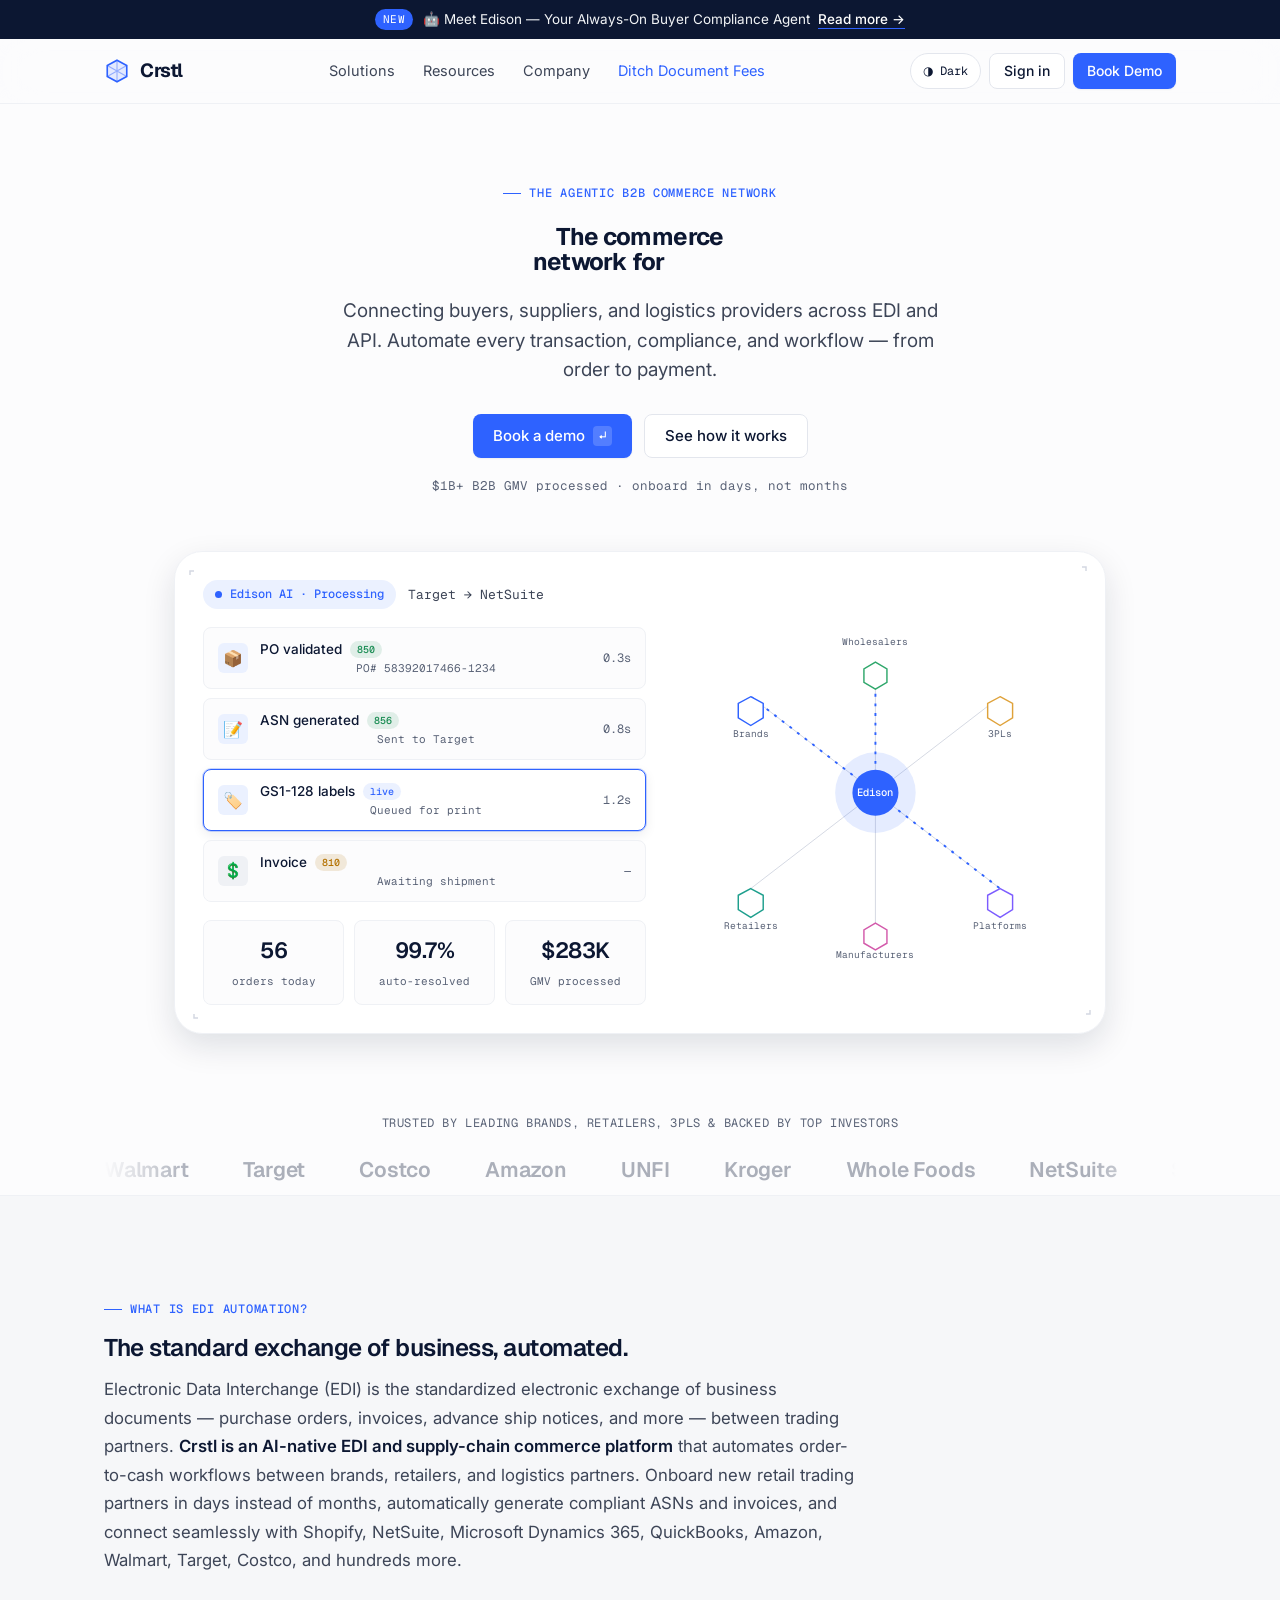
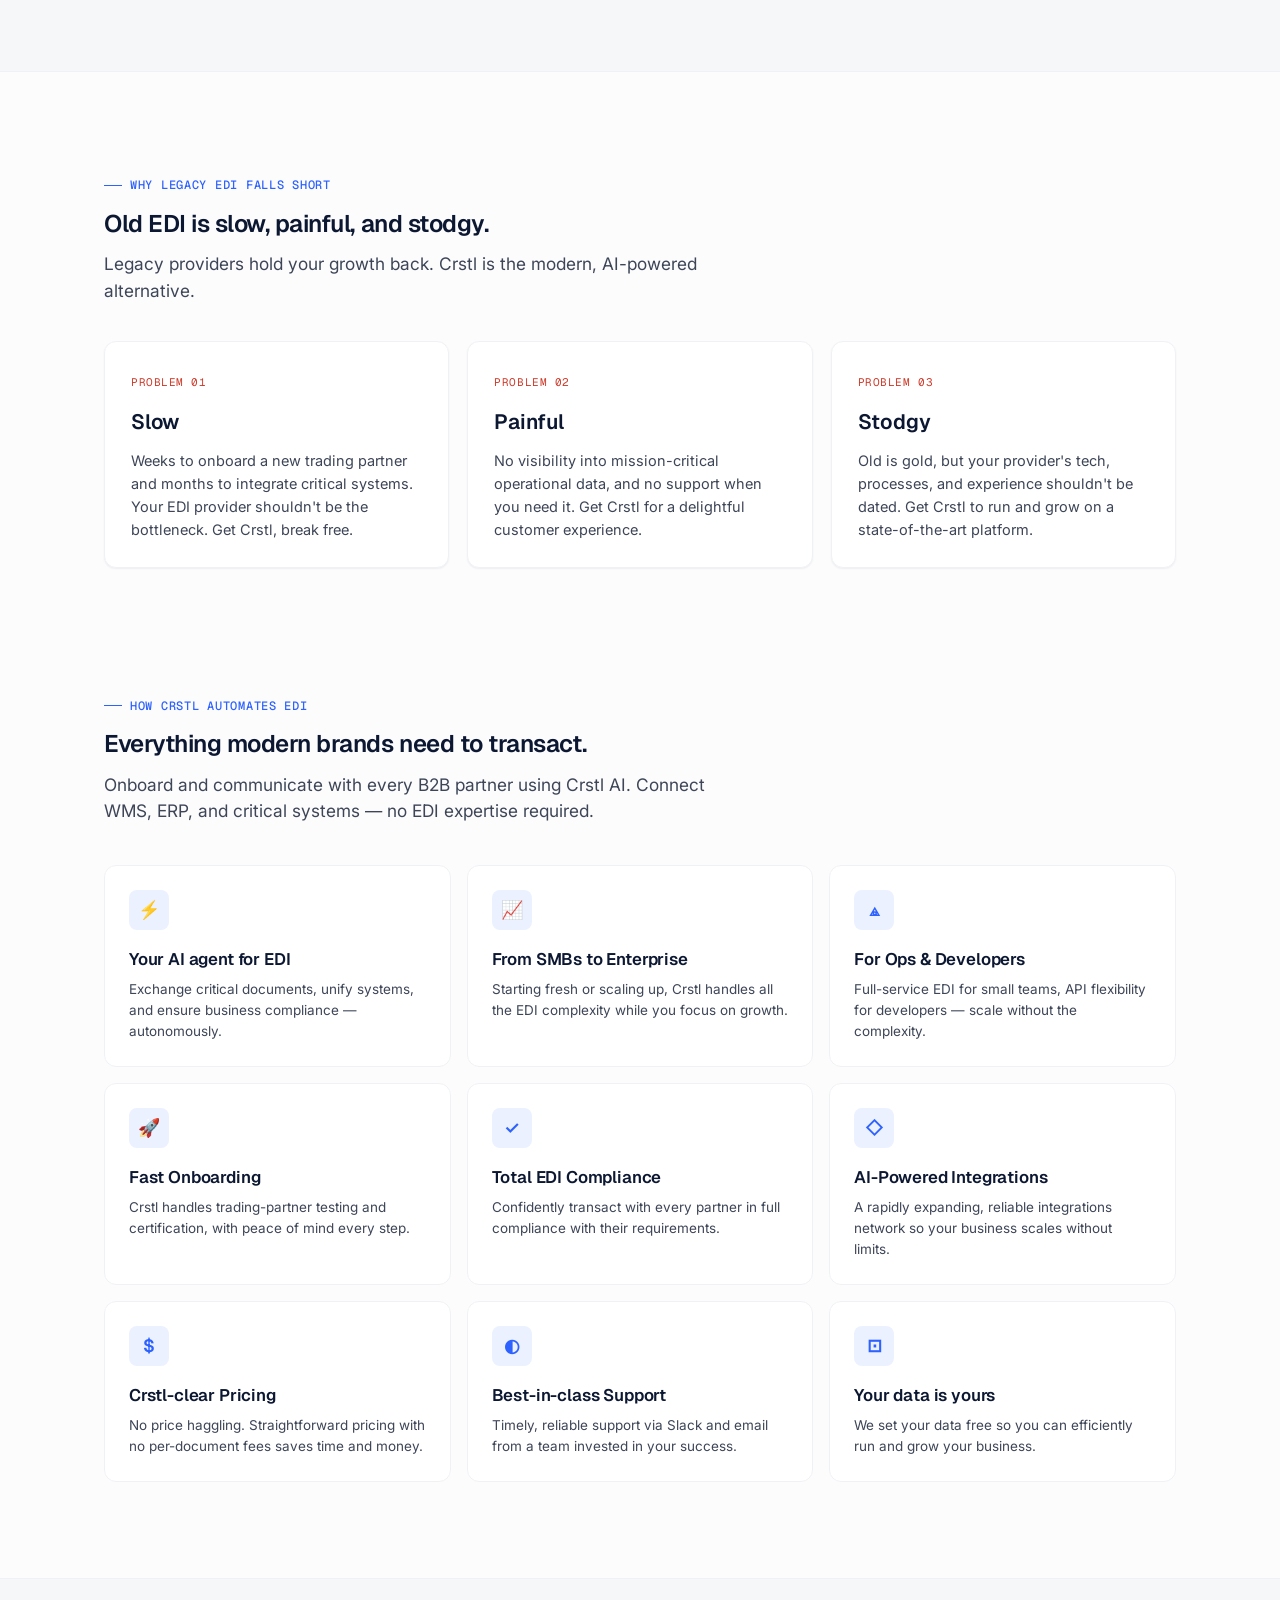
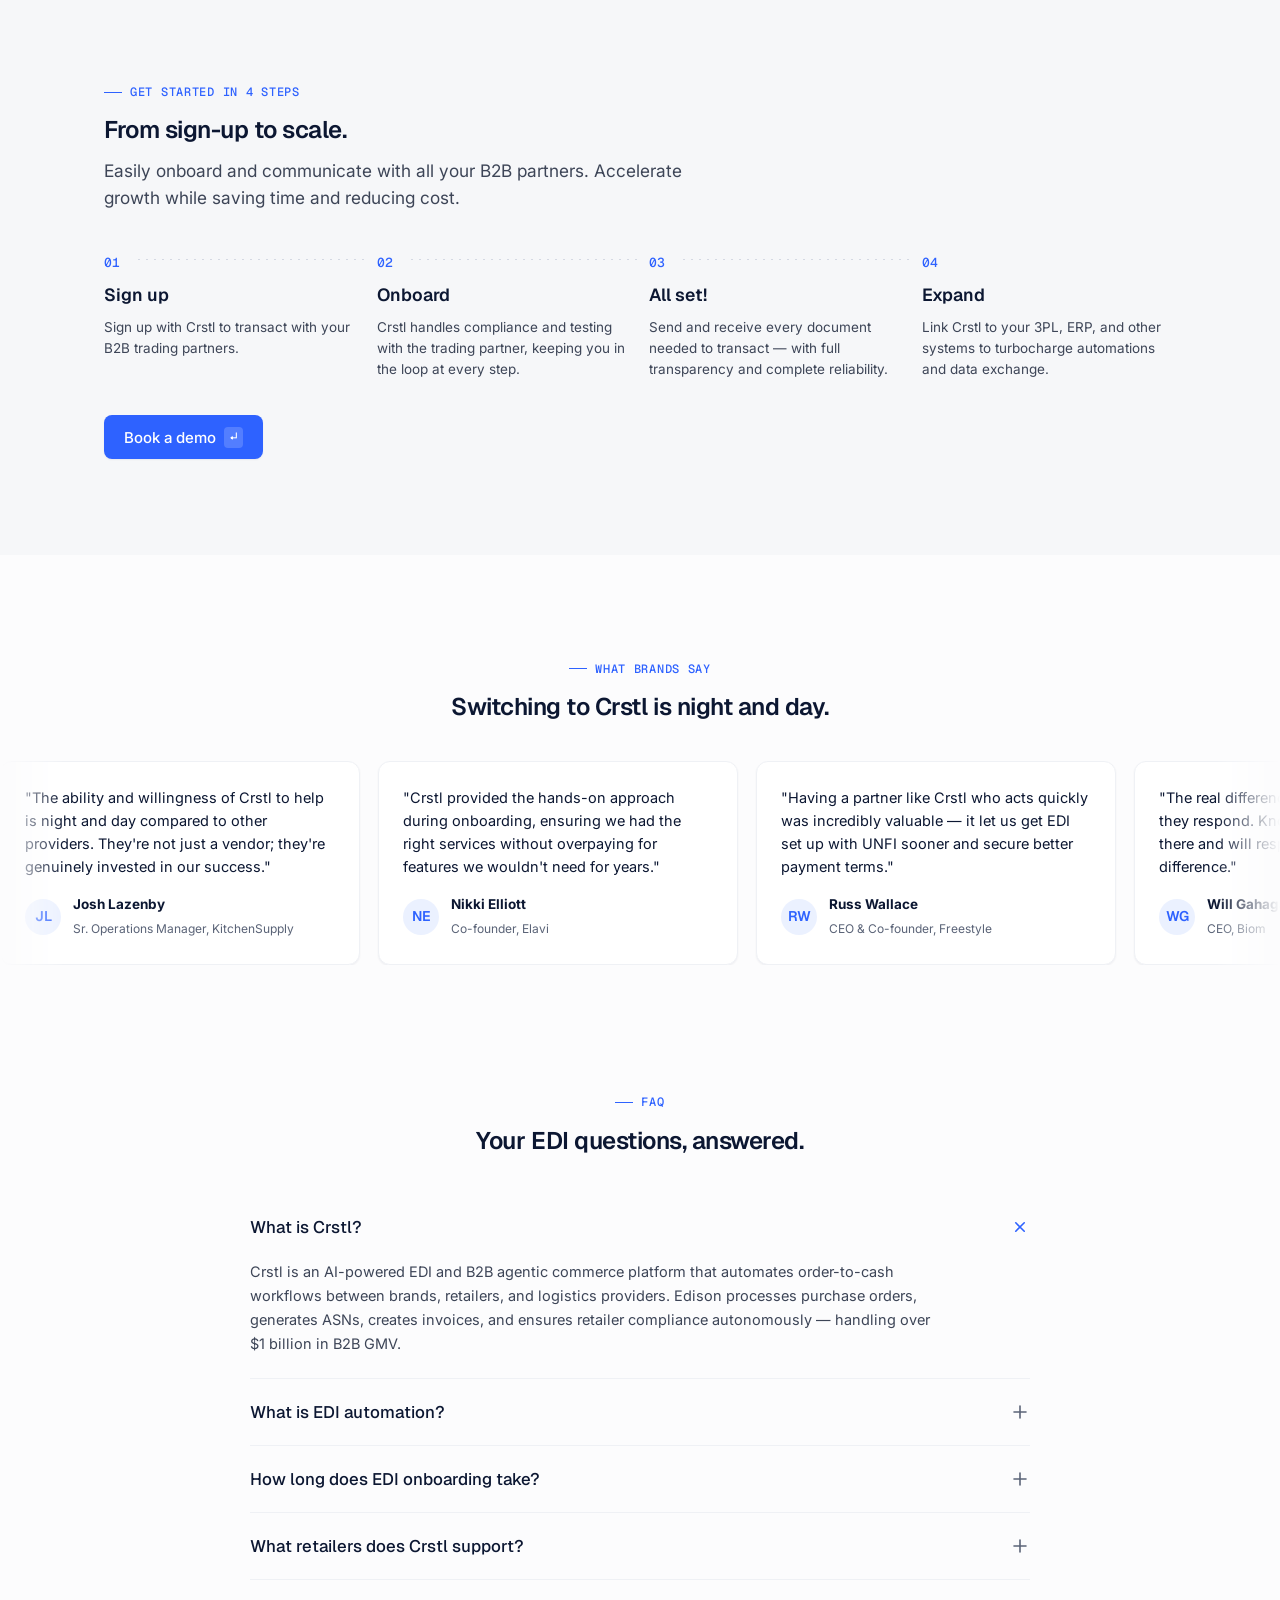
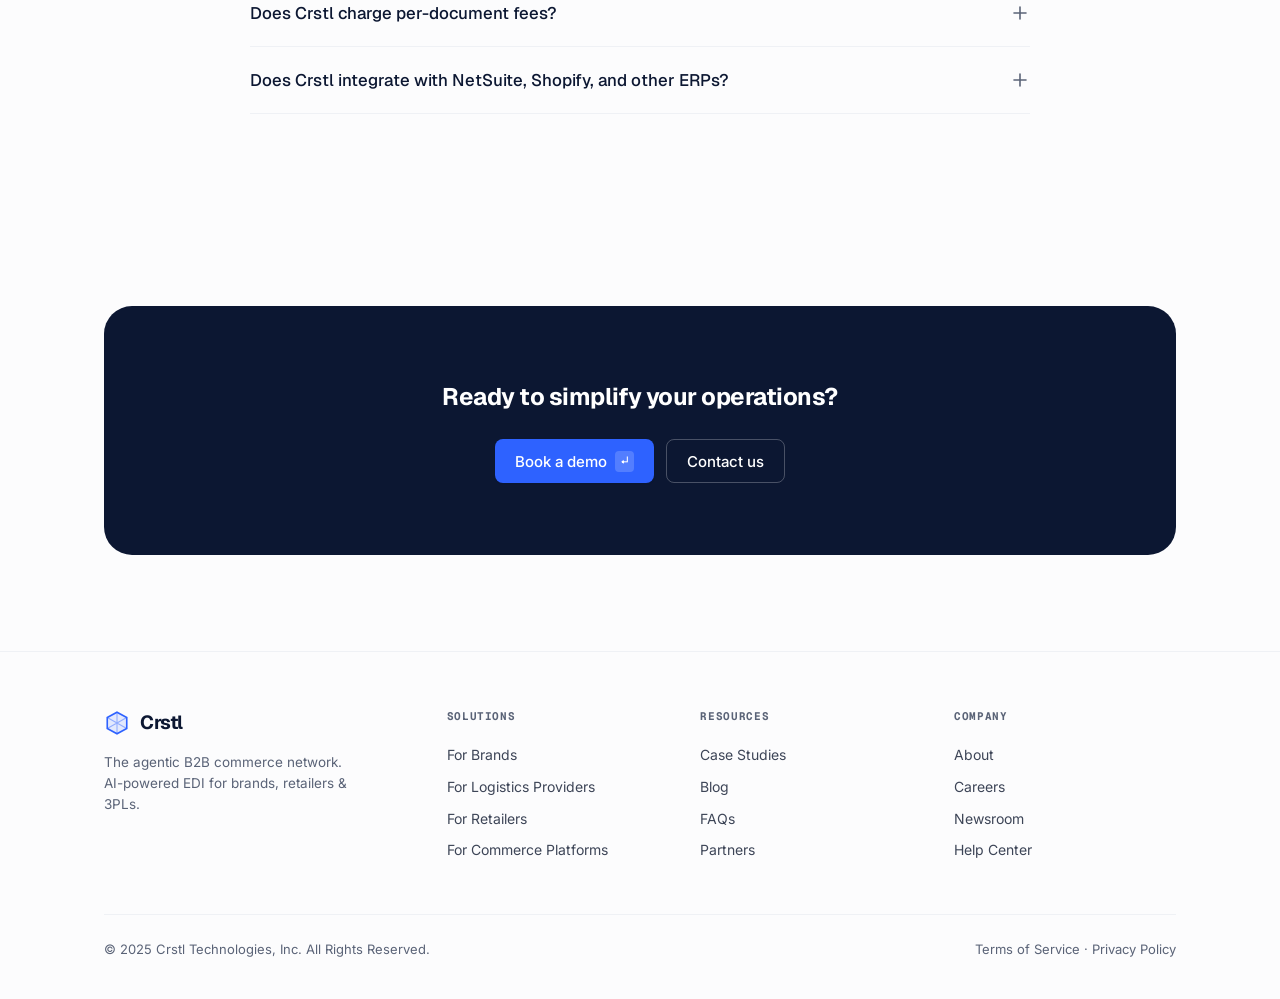
<file: save old/crstl-homepage.html>
<!DOCTYPE html>
<html lang="en" data-theme="light">
<head>
<meta charset="UTF-8">
<meta name="viewport" content="width=device-width, initial-scale=1.0">
<title>AI-Powered EDI Automation Platform for Brands &amp; Retailers | Crstl</title>
<meta name="description" content="Crstl automates EDI transactions for brands, retailers & 3PLs with AI agents. Onboard trading partners in days, not months. $1B+ in B2B GMV processed.">
<link rel="preconnect" href="https://fonts.googleapis.com">
<link rel="preconnect" href="https://fonts.gstatic.com" crossorigin>
<link href="https://fonts.googleapis.com/css2?family=Inter:wght@400;500;600;700&family=Geist:wght@400;500;600;700&family=Geist+Mono:wght@400;500&display=swap" rel="stylesheet">
<style>
:root{
  /* PRIMITIVES */
  --gray-50:210 20% 99%;--gray-100:220 20% 97%;--gray-200:222 22% 95%;--gray-300:222 22% 91%;
  --gray-400:222 20% 86%;--gray-500:220 18% 79%;--gray-600:220 14% 69%;--gray-700:220 12% 55%;
  --gray-800:222 14% 41%;--gray-900:222 18% 29%;--gray-1000:222 24% 19%;--gray-1100:222 62% 12%;
  --brand:225 100% 59%;--brand-hover:227 88% 53%;--brand-tint:222 100% 96%;--brand-ink:222 62% 12%;
  --status-success:150 70% 32%;--status-warning:38 100% 35%;--status-destructive:6 65% 49%;
  --cat-teal:172 68% 37%;--cat-violet:252 100% 68%;--cat-amber:38 72% 55%;--cat-green:150 56% 42%;--cat-magenta:320 58% 59%;
  /* SEMANTICS · LIGHT */
  --bg-base:var(--gray-50);--bg-subtle:var(--gray-100);--bg-muted:var(--gray-200);--bg-surface:0 0% 100%;
  --bg-hover:var(--gray-100);--bg-selected:var(--brand-tint);
  --text-primary:var(--gray-1100);--text-secondary:var(--gray-900);--text-tertiary:var(--gray-800);
  --text-disabled:var(--gray-700);--text-on-accent:0 0% 100%;
  --border-muted:var(--gray-200);--border-default:var(--gray-300);--border-strong:var(--gray-400);
  --accent:var(--brand);--accent-hover:var(--brand-hover);--accent-tint:var(--brand-tint);--focus-ring:var(--brand);
  --shadow-sm:0 1px 2px hsl(222 62% 12%/.06);--shadow-md:0 4px 12px hsl(222 62% 12%/.08);--shadow-lg:0 12px 32px hsl(222 62% 12%/.12);
  --font-display:"Geist","Inter",-apple-system,sans-serif;
  --font-body:"Inter",-apple-system,"Segoe UI",sans-serif;
  --font-mono:"Geist Mono",ui-monospace,"SF Mono",Menlo,monospace;
  --radius-xs:4px;--radius-sm:6px;--radius-md:8px;--radius-lg:12px;--radius-xl:16px;--radius-2xl:20px;--radius-stage:28px;--radius-pill:9999px;
  --space-xs:4px;--space-sm:8px;--space-md:16px;--space-lg:32px;--space-xl:64px;
  --speed-feedback:120ms;--speed-transition:240ms;
  --ease-standard:cubic-bezier(.2,0,.2,1);--ease-out:cubic-bezier(.16,1,.3,1);
  --content:1120px;--content-xl:1280px;
}
[data-theme="dark"]{
  --bg-base:var(--brand-ink);--bg-subtle:222 40% 14%;--bg-muted:222 34% 18%;--bg-surface:222 40% 16%;
  --bg-hover:222 34% 20%;--bg-selected:225 60% 22%;
  --text-primary:210 20% 98%;--text-secondary:220 16% 80%;--text-tertiary:220 14% 64%;--text-disabled:220 12% 46%;
  --border-muted:222 28% 22%;--border-default:222 24% 26%;--border-strong:222 22% 34%;
  --shadow-sm:0 1px 2px hsl(0 0% 0%/.4);--shadow-md:0 4px 14px hsl(0 0% 0%/.45);--shadow-lg:0 14px 40px hsl(0 0% 0%/.55);
}
*{box-sizing:border-box;margin:0;padding:0}
html{scroll-behavior:smooth}
body{font-family:var(--font-body);background:hsl(var(--bg-base));color:hsl(var(--text-primary));
  line-height:1.55;-webkit-font-smoothing:antialiased;overflow-x:hidden;
  transition:background var(--speed-transition) var(--ease-standard),color var(--speed-transition) var(--ease-standard)}
a{color:inherit;text-decoration:none}
.container{max-width:var(--content);margin:0 auto;padding:0 24px}
.container-xl{max-width:var(--content-xl);margin:0 auto;padding:0 24px}

/* blueprint grid substrate */
.blueprint{position:fixed;inset:0;z-index:0;pointer-events:none;
  background-image:linear-gradient(hsl(var(--border-default)/.45) .5px,transparent .5px),
    linear-gradient(90deg,hsl(var(--border-default)/.45) .5px,transparent .5px);
  background-size:28px 28px;
  mask-image:radial-gradient(ellipse 90% 50% at 50% 0%,black,transparent 70%)}

/* buttons */
.btn{display:inline-flex;align-items:center;gap:8px;height:44px;padding:0 20px;font-family:var(--font-body);
  font-weight:500;font-size:15px;border-radius:var(--radius-md);cursor:pointer;border:none;white-space:nowrap;
  transition:all var(--speed-feedback) var(--ease-standard)}
.btn--primary{background:hsl(var(--accent));color:hsl(var(--text-on-accent));box-shadow:var(--shadow-sm)}
.btn--primary:hover{background:hsl(var(--accent-hover))}
.btn--primary:active{transform:scale(.99)}
.btn--secondary{background:hsl(var(--bg-surface));color:hsl(var(--text-primary));border:1px solid hsl(var(--border-default))}
.btn--secondary:hover{background:hsl(var(--bg-hover))}
.btn--ghost{background:transparent;color:hsl(var(--text-secondary));height:40px;padding:0 12px}
.btn--ghost:hover{background:hsl(var(--bg-hover));color:hsl(var(--text-primary))}
.btn--sm{height:36px;font-size:14px;padding:0 14px}
.btn kbd{font-family:var(--font-mono);font-size:12px;padding:1px 6px;border-radius:4px;background:hsl(var(--text-on-accent)/.18)}
.btn:focus-visible{outline:2px solid hsl(var(--focus-ring));outline-offset:2px}

/* announcement banner */
.banner{position:relative;z-index:3;display:flex;align-items:center;justify-content:center;gap:10px;
  padding:9px 16px;font-size:13.5px;background:hsl(var(--brand-ink));color:hsl(210 20% 96%);text-align:center}
.banner a{color:hsl(0 0% 100%);font-weight:500;border-bottom:1px solid hsl(var(--accent));padding-bottom:1px}
.banner .pill{font-family:var(--font-mono);font-size:11px;text-transform:uppercase;letter-spacing:.05em;
  background:hsl(var(--accent));color:#fff;padding:2px 8px;border-radius:var(--radius-pill)}

/* nav */
.nav{position:sticky;top:0;z-index:200;background:hsl(var(--bg-base)/.78);backdrop-filter:blur(20px) saturate(160%);
  border-bottom:1px solid hsl(var(--border-muted))}
.nav__inner{display:flex;align-items:center;justify-content:space-between;height:64px}
.brand{display:flex;align-items:center;gap:10px;font-family:var(--font-display);font-weight:700;font-size:19px;letter-spacing:-.02em}
.logo-mark{width:26px;height:26px;flex-shrink:0}
.nav__links{display:flex;align-items:center;gap:4px}
.nav__links a{padding:8px 12px;border-radius:var(--radius-sm);font-size:14.5px;color:hsl(var(--text-secondary));
  transition:all var(--speed-feedback) var(--ease-standard)}
.nav__links a:hover{background:hsl(var(--bg-hover));color:hsl(var(--text-primary))}
.nav__cta{display:flex;align-items:center;gap:8px}
.toggle{display:inline-flex;align-items:center;gap:6px;height:36px;padding:0 12px;border-radius:var(--radius-pill);
  border:1px solid hsl(var(--border-default));background:hsl(var(--bg-surface));color:hsl(var(--text-primary));
  cursor:pointer;font-family:var(--font-mono);font-size:12px;transition:all var(--speed-feedback) var(--ease-standard)}
.toggle:hover{background:hsl(var(--bg-hover))}

/* eyebrow + section heads */
.eyebrow{font-family:var(--font-mono);font-size:12px;font-weight:500;letter-spacing:.06em;text-transform:uppercase;
  color:hsl(var(--accent));display:inline-flex;align-items:center;gap:8px}
.eyebrow::before{content:"";width:18px;height:1px;background:hsl(var(--accent))}
.section{position:relative;z-index:1;padding:96px 0}
.section--tight{padding:64px 0}
.sec-title{font-family:var(--font-display);font-weight:600;font-size:clamp(1.9rem,1.5rem+1.8vw,2.6rem);
  letter-spacing:-.02em;line-height:1.1;margin:16px 0 14px}
.sec-lead{font-size:1.08rem;color:hsl(var(--text-secondary));max-width:620px}
.center{text-align:center}.center .sec-lead{margin-left:auto;margin-right:auto}

/* HERO */
.hero{position:relative;z-index:1;padding:72px 0 40px;text-align:center}
.hero h1{font-family:var(--font-display);font-weight:700;font-size:clamp(2.6rem,2rem+3.4vw,4.4rem);
  line-height:1.03;letter-spacing:-.026em;margin:22px auto 0;max-width:14ch}
.hero .rot{color:hsl(var(--accent));display:inline-block}
.hero p.sub{font-size:1.18rem;color:hsl(var(--text-secondary));max-width:600px;margin:22px auto 30px}
.hero__cta{display:flex;gap:12px;justify-content:center;flex-wrap:wrap}
.hero__meta{margin-top:18px;font-family:var(--font-mono);font-size:12.5px;color:hsl(var(--text-tertiary))}

/* hero live panel */
.stage{position:relative;z-index:1;margin:56px auto 0;max-width:980px}
.stage__frame{position:relative;background:hsl(var(--bg-surface));border:1px solid hsl(var(--border-muted));
  border-radius:var(--radius-stage);box-shadow:var(--shadow-lg);padding:28px;overflow:hidden}
.corner{position:absolute;width:14px;height:14px;color:hsl(var(--border-strong))}
.corner svg{width:100%;height:100%}
.c-tl{top:14px;left:14px}.c-tr{top:14px;right:14px;transform:rotate(90deg)}
.c-bl{bottom:14px;left:14px;transform:rotate(-90deg)}.c-br{bottom:14px;right:14px;transform:rotate(180deg)}
.stage__grid{display:grid;grid-template-columns:1.1fr 1fr;gap:28px;align-items:center}
.proc-head{display:flex;align-items:center;gap:12px;margin-bottom:18px}
.proc-badge{display:inline-flex;align-items:center;gap:8px;font-family:var(--font-mono);font-size:12px;
  padding:5px 12px;border-radius:var(--radius-pill);background:hsl(var(--accent-tint));color:hsl(var(--accent));font-weight:500}
.live-dot{width:7px;height:7px;border-radius:50%;background:hsl(var(--accent));animation:pulse 1.6s ease-in-out infinite}
@keyframes pulse{0%,100%{opacity:.4;transform:scale(.85)}50%{opacity:1;transform:scale(1)}}
.route{font-family:var(--font-mono);font-size:13px;color:hsl(var(--text-secondary))}
.timeline{display:flex;flex-direction:column;gap:9px}
.tl{display:flex;align-items:center;gap:12px;padding:11px 14px;background:hsl(var(--bg-base));
  border:1px solid hsl(var(--border-muted));border-radius:var(--radius-md);transition:all var(--speed-feedback) var(--ease-standard)}
.tl.active{background:hsl(var(--bg-surface));border-color:hsl(var(--accent));box-shadow:0 0 0 1px hsl(var(--accent)/.25),var(--shadow-md)}
.tl__icon{width:30px;height:30px;border-radius:var(--radius-sm);display:grid;place-items:center;flex-shrink:0;
  background:hsl(var(--bg-muted));color:hsl(var(--text-tertiary))}
.tl.active .tl__icon,.tl.done .tl__icon{background:hsl(var(--accent-tint));color:hsl(var(--accent))}
.tl__body{flex:1;min-width:0}
.tl__t{font-size:13.5px;font-weight:500;display:flex;align-items:center;gap:8px}
.tl__s{font-family:var(--font-mono);font-size:11px;color:hsl(var(--text-tertiary))}
.tl__time{font-family:var(--font-mono);font-size:12px;color:hsl(var(--text-tertiary))}
.mini-badge{font-family:var(--font-mono);font-size:10px;padding:1px 7px;border-radius:var(--radius-pill);font-weight:500}
.mb-ok{background:hsl(var(--status-success)/.12);color:hsl(var(--status-success))}
.mb-live{background:hsl(var(--accent-tint));color:hsl(var(--accent))}
.mb-wait{background:hsl(var(--status-warning)/.14);color:hsl(var(--status-warning))}
.stats{display:flex;gap:10px;margin-top:18px}
.stat{flex:1;background:hsl(var(--bg-base));border:1px solid hsl(var(--border-muted));border-radius:var(--radius-md);padding:12px 14px}
.stat b{font-family:var(--font-display);font-size:22px;font-weight:600;letter-spacing:-.02em;display:block}
.stat span{font-family:var(--font-mono);font-size:11px;color:hsl(var(--text-tertiary))}

/* constellation mini */
.constel{width:100%;height:auto}
.edi-flow{stroke-dasharray:3 7;animation:travel 1.6s linear infinite}
@keyframes travel{to{stroke-dashoffset:-20}}
.node-glow{animation:nodepulse 2.6s ease-in-out infinite}
@keyframes nodepulse{0%,100%{opacity:.5}50%{opacity:1}}

/* logo marquee */
.trust{position:relative;z-index:1;padding:40px 0 8px;text-align:center}
.trust p{font-family:var(--font-mono);font-size:12px;letter-spacing:.05em;text-transform:uppercase;
  color:hsl(var(--text-tertiary));margin-bottom:22px}
.marquee{overflow:hidden;mask-image:linear-gradient(to right,transparent,black 8%,black 92%,transparent)}
.track{display:flex;gap:54px;align-items:center;width:max-content;animation:marquee 30s linear infinite}
.marquee:hover .track{animation-play-state:paused}
.track span{font-family:var(--font-display);font-weight:600;font-size:21px;color:hsl(var(--text-tertiary));
  opacity:.5;letter-spacing:-.01em;transition:all var(--speed-feedback) var(--ease-standard)}
.track span:hover{opacity:1;color:hsl(var(--text-primary))}
@keyframes marquee{to{transform:translateX(-50%)}}

/* explainer */
.explain{background:hsl(var(--bg-subtle));border-top:1px solid hsl(var(--border-muted));border-bottom:1px solid hsl(var(--border-muted))}
.explain .body{font-size:1.05rem;color:hsl(var(--text-secondary));max-width:760px;line-height:1.7}
.explain .body strong{color:hsl(var(--text-primary));font-weight:600}

/* legacy cards */
.tri{display:grid;grid-template-columns:repeat(3,1fr);gap:18px;margin-top:36px}
.lcard{background:hsl(var(--bg-surface));border:1px solid hsl(var(--border-muted));border-radius:var(--radius-lg);
  box-shadow:var(--shadow-sm);padding:26px;transition:all var(--speed-feedback) var(--ease-standard)}
.lcard:hover{transform:translateY(-2px);box-shadow:var(--shadow-md)}
.lcard__tag{font-family:var(--font-mono);font-size:11px;color:hsl(var(--status-destructive));text-transform:uppercase;letter-spacing:.05em}
.lcard h3{font-family:var(--font-display);font-size:1.3rem;font-weight:600;margin:14px 0 10px;letter-spacing:-.01em}
.lcard p{font-size:14.5px;color:hsl(var(--text-secondary));line-height:1.6}

/* feature bento */
.bento{display:grid;grid-template-columns:repeat(3,1fr);gap:16px;margin-top:40px}
.feat{background:hsl(var(--bg-surface));border:1px solid hsl(var(--border-muted));border-radius:var(--radius-lg);
  padding:24px;transition:all var(--speed-feedback) var(--ease-standard);position:relative;overflow:hidden}
.feat:hover{filter:brightness(.99);transform:translateY(-2px);box-shadow:var(--shadow-md);border-color:hsl(var(--border-default))}
.feat__icon{width:40px;height:40px;border-radius:var(--radius-md);display:grid;place-items:center;margin-bottom:16px;
  background:hsl(var(--accent-tint));color:hsl(var(--accent))}
.feat__icon svg{width:21px;height:21px}
.feat h3{font-family:var(--font-display);font-size:1.05rem;font-weight:600;margin-bottom:7px;letter-spacing:-.01em}
.feat p{font-size:13.5px;color:hsl(var(--text-secondary));line-height:1.55}

/* steps */
.steps{background:hsl(var(--bg-subtle));border-top:1px solid hsl(var(--border-muted))}
.step-grid{display:grid;grid-template-columns:repeat(4,1fr);gap:18px;margin-top:42px}
.step{position:relative;padding-top:28px}
.step__n{position:absolute;top:0;left:0;font-family:var(--font-mono);font-size:13px;color:hsl(var(--accent));font-weight:500}
.step::before{content:"";position:absolute;top:6px;left:34px;right:-9px;height:1px;
  background:repeating-linear-gradient(90deg,hsl(var(--border-strong)) 0 2px,transparent 2px 8px)}
.step:last-child::before{display:none}
.step h3{font-family:var(--font-display);font-size:1.1rem;font-weight:600;margin-bottom:8px}
.step p{font-size:13.5px;color:hsl(var(--text-secondary));line-height:1.55}

/* testimonials */
.tmarquee{overflow:hidden;margin-top:40px;mask-image:linear-gradient(to right,transparent,black 5%,black 95%,transparent)}
.ttrack{display:flex;gap:18px;width:max-content;animation:marquee 60s linear infinite}
.tmarquee:hover .ttrack{animation-play-state:paused}
.quote{width:360px;background:hsl(var(--bg-surface));border:1px solid hsl(var(--border-muted));
  border-radius:var(--radius-lg);box-shadow:var(--shadow-sm);padding:24px;display:flex;flex-direction:column;gap:16px}
.quote p{font-size:14.5px;line-height:1.6;color:hsl(var(--text-primary))}
.quote .who{display:flex;align-items:center;gap:12px;margin-top:auto}
.avatar{width:36px;height:36px;border-radius:50%;background:hsl(var(--accent-tint));color:hsl(var(--accent));
  display:grid;place-items:center;font-family:var(--font-display);font-weight:600;font-size:14px;flex-shrink:0}
.who b{display:block;font-size:13.5px}.who span{font-size:12px;color:hsl(var(--text-tertiary))}

/* FAQ */
.faq{max-width:780px;margin:40px auto 0}
.qa{border-bottom:1px solid hsl(var(--border-muted))}
.qa summary{list-style:none;cursor:pointer;padding:20px 0;display:flex;align-items:center;justify-content:space-between;gap:16px;
  font-family:var(--font-display);font-size:1.05rem;font-weight:500}
.qa summary::-webkit-details-marker{display:none}
.qa .chev{flex-shrink:0;width:20px;height:20px;color:hsl(var(--text-tertiary));transition:transform var(--speed-feedback) var(--ease-standard)}
.qa[open] .chev{transform:rotate(45deg);color:hsl(var(--accent))}
.qa p{font-size:14.5px;color:hsl(var(--text-secondary));line-height:1.65;padding:0 0 22px;max-width:680px}

/* final CTA */
.cta{position:relative;z-index:1;margin:96px auto;max-width:var(--content)}
.cta__inner{position:relative;background:hsl(var(--brand-ink));border-radius:var(--radius-stage);
  padding:72px 40px;text-align:center;overflow:hidden}
.cta__inner h2{font-family:var(--font-display);font-weight:700;font-size:clamp(2rem,1.6rem+2vw,3rem);
  letter-spacing:-.022em;color:#fff;margin-bottom:24px;position:relative;z-index:1}
.cta__grid{position:absolute;inset:0;opacity:.4;
  background-image:linear-gradient(hsl(var(--accent)/.18) .5px,transparent .5px),
    linear-gradient(90deg,hsl(var(--accent)/.18) .5px,transparent .5px);background-size:28px 28px;
  mask-image:radial-gradient(ellipse 70% 90% at 50% 0%,black,transparent 75%)}

/* footer */
footer{position:relative;z-index:1;border-top:1px solid hsl(var(--border-muted));padding:56px 0 40px}
.foot-grid{display:grid;grid-template-columns:1.4fr 1fr 1fr 1fr;gap:32px}
.foot-brand .brand{margin-bottom:14px}
.foot-brand p{font-size:13.5px;color:hsl(var(--text-tertiary));max-width:260px}
.fcol h4{font-family:var(--font-mono);font-size:11px;text-transform:uppercase;letter-spacing:.06em;
  color:hsl(var(--text-tertiary));margin-bottom:14px}
.fcol a{display:block;font-size:14px;color:hsl(var(--text-secondary));padding:5px 0;transition:color var(--speed-feedback)}
.fcol a:hover{color:hsl(var(--accent))}
.foot-bottom{margin-top:48px;padding-top:24px;border-top:1px solid hsl(var(--border-muted));
  display:flex;justify-content:space-between;flex-wrap:wrap;gap:12px;font-size:13px;color:hsl(var(--text-tertiary))}

@media(prefers-reduced-motion:reduce){.edi-flow,.track,.ttrack,.node-glow,.live-dot{animation:none!important}}
@media(max-width:920px){
  .stage__grid{grid-template-columns:1fr}.tri,.bento,.step-grid,.foot-grid{grid-template-columns:1fr 1fr}
  .nav__links{display:none}
}
@media(max-width:600px){
  .tri,.bento,.step-grid,.foot-grid{grid-template-columns:1fr}.stats{flex-direction:column}
  .nav__cta .btn--secondary{display:none}
}
</style>
</head>
<body>
<div class="blueprint"></div>

<!-- BANNER -->
<div class="banner">
  <span class="pill">New</span>
  <span>🤖 Meet Edison — Your Always-On Buyer Compliance Agent &nbsp;<a href="#">Read more →</a></span>
</div>

<!-- NAV -->
<header class="nav">
  <div class="container nav__inner">
    <a class="brand" href="#">
      <svg class="logo-mark" viewBox="0 0 24 24" fill="none">
        <path d="M12 2 L21 7 V17 L12 22 L3 17 V7 Z" fill="hsl(var(--accent))" opacity=".12"/>
        <path d="M12 2 L21 7 V17 L12 22 L3 17 V7 Z" stroke="hsl(var(--accent))" stroke-width="1.5"/>
        <path d="M12 2 V22 M3 7 L21 17 M21 7 L3 17" stroke="hsl(var(--accent))" stroke-width="1" opacity=".45"/>
      </svg>Crstl
    </a>
    <nav class="nav__links">
      <a href="#">Solutions</a><a href="#">Resources</a><a href="#">Company</a>
      <a href="#" style="color:hsl(var(--accent))">Ditch Document Fees</a>
    </nav>
    <div class="nav__cta">
      <button class="toggle" onclick="toggleTheme()"><span id="tlabel">◑ Dark</span></button>
      <a href="#" class="btn btn--secondary btn--sm">Sign in</a>
      <a href="#" class="btn btn--primary btn--sm">Book Demo</a>
    </div>
  </div>
</header>

<!-- HERO -->
<section class="hero">
  <div class="container">
    <span class="eyebrow">The Agentic B2B Commerce Network</span>
    <h1>The commerce network for <span class="rot" id="rot">brands</span></h1>
    <p class="sub">Connecting buyers, suppliers, and logistics providers across EDI and API. Automate every transaction, compliance, and workflow — from order to payment.</p>
    <div class="hero__cta">
      <a href="#" class="btn btn--primary">Book a demo <kbd>↵</kbd></a>
      <a href="#" class="btn btn--secondary">See how it works</a>
    </div>
    <div class="hero__meta">$1B+ B2B GMV processed · onboard in days, not months</div>
  </div>

  <!-- LIVE STAGE -->
  <div class="stage container-xl">
    <div class="stage__frame">
      <span class="corner c-tl"><svg viewBox="0 0 14 14" fill="none"><path d="M1 5V1h4" stroke="currentColor" stroke-width="1.5"/></svg></span>
      <span class="corner c-tr"><svg viewBox="0 0 14 14" fill="none"><path d="M1 5V1h4" stroke="currentColor" stroke-width="1.5"/></svg></span>
      <span class="corner c-bl"><svg viewBox="0 0 14 14" fill="none"><path d="M1 5V1h4" stroke="currentColor" stroke-width="1.5"/></svg></span>
      <span class="corner c-br"><svg viewBox="0 0 14 14" fill="none"><path d="M1 5V1h4" stroke="currentColor" stroke-width="1.5"/></svg></span>

      <div class="stage__grid">
        <!-- left: live processing -->
        <div>
          <div class="proc-head">
            <span class="proc-badge"><span class="live-dot"></span>Edison AI · Processing</span>
            <span class="route">Target&nbsp;→&nbsp;NetSuite</span>
          </div>
          <div class="timeline">
            <div class="tl done"><div class="tl__icon">📦</div><div class="tl__body"><div class="tl__t">PO validated <span class="mini-badge mb-ok">850</span></div><div class="tl__s">PO# 58392017466-1234</div></div><span class="tl__time">0.3s</span></div>
            <div class="tl done"><div class="tl__icon">📝</div><div class="tl__body"><div class="tl__t">ASN generated <span class="mini-badge mb-ok">856</span></div><div class="tl__s">Sent to Target</div></div><span class="tl__time">0.8s</span></div>
            <div class="tl active"><div class="tl__icon">🏷️</div><div class="tl__body"><div class="tl__t">GS1-128 labels <span class="mini-badge mb-live">live</span></div><div class="tl__s">Queued for print</div></div><span class="tl__time">1.2s</span></div>
            <div class="tl"><div class="tl__icon">💲</div><div class="tl__body"><div class="tl__t">Invoice <span class="mini-badge mb-wait">810</span></div><div class="tl__s">Awaiting shipment</div></div><span class="tl__time">—</span></div>
          </div>
          <div class="stats">
            <div class="stat"><b>56</b><span>orders today</span></div>
            <div class="stat"><b>99.7%</b><span>auto-resolved</span></div>
            <div class="stat"><b>$283K</b><span>GMV processed</span></div>
          </div>
        </div>
        <!-- right: constellation -->
        <svg class="constel" viewBox="0 0 420 360" fill="none" aria-label="Commerce network">
          <g stroke="hsl(var(--border-strong))" stroke-width="1">
            <path d="M210 180 L80 80"/><path d="M210 180 L80 280"/><path d="M210 180 L340 80"/>
            <path d="M210 180 L340 280"/><path d="M210 180 L210 44"/><path d="M210 180 L210 316"/>
          </g>
          <g class="edi-flow" stroke="hsl(var(--accent))" stroke-width="2">
            <path d="M210 180 L80 80"/><path d="M210 180 L340 280"/><path d="M210 180 L210 44"/>
          </g>
          <g font-family="var(--font-mono)" font-size="10" text-anchor="middle">
            <g><path d="M80 80 l13 7 v15 l-13 8 -13-8 v-15 z" fill="hsl(var(--bg-surface))" stroke="hsl(var(--accent))" stroke-width="1.5"/><text x="80" y="122" fill="hsl(var(--text-tertiary))">Brands</text></g>
            <g><path d="M80 280 l13 7 v15 l-13 8 -13-8 v-15 z" fill="hsl(var(--bg-surface))" stroke="hsl(var(--cat-teal))" stroke-width="1.5"/><text x="80" y="322" fill="hsl(var(--text-tertiary))">Retailers</text></g>
            <g><path d="M340 80 l13 7 v15 l-13 8 -13-8 v-15 z" fill="hsl(var(--bg-surface))" stroke="hsl(var(--cat-amber))" stroke-width="1.5"/><text x="340" y="122" fill="hsl(var(--text-tertiary))">3PLs</text></g>
            <g><path d="M340 280 l13 7 v15 l-13 8 -13-8 v-15 z" fill="hsl(var(--bg-surface))" stroke="hsl(var(--cat-violet))" stroke-width="1.5"/><text x="340" y="322" fill="hsl(var(--text-tertiary))">Platforms</text></g>
            <g><path d="M210 44 l12 7 v14 l-12 7 -12-7 v-14 z" fill="hsl(var(--bg-surface))" stroke="hsl(var(--cat-green))" stroke-width="1.5"/><text x="210" y="26" fill="hsl(var(--text-tertiary))">Wholesalers</text></g>
            <g><path d="M210 316 l12 7 v14 l-12 7 -12-7 v-14 z" fill="hsl(var(--bg-surface))" stroke="hsl(var(--cat-magenta))" stroke-width="1.5"/><text x="210" y="352" fill="hsl(var(--text-tertiary))">Manufacturers</text></g>
          </g>
          <circle cx="210" cy="180" r="42" fill="hsl(var(--accent)/.12)" class="node-glow"/>
          <circle cx="210" cy="180" r="24" fill="hsl(var(--accent))"/>
          <text x="210" y="184" text-anchor="middle" font-family="var(--font-mono)" font-size="11" fill="#fff" font-weight="500">Edison</text>
        </svg>
      </div>
    </div>
  </div>
</section>

<!-- TRUST -->
<section class="trust">
  <div class="container">
    <p>Trusted by leading brands, retailers, 3PLs &amp; backed by top investors</p>
    <div class="marquee">
      <div class="track">
        <span>Walmart</span><span>Target</span><span>Costco</span><span>Amazon</span><span>UNFI</span><span>Kroger</span><span>Whole Foods</span><span>NetSuite</span><span>Shopify</span>
        <span>Walmart</span><span>Target</span><span>Costco</span><span>Amazon</span><span>UNFI</span><span>Kroger</span><span>Whole Foods</span><span>NetSuite</span><span>Shopify</span>
      </div>
    </div>
  </div>
</section>

<!-- EXPLAINER -->
<section class="section explain">
  <div class="container">
    <span class="eyebrow">What is EDI automation?</span>
    <h2 class="sec-title">The standard exchange of business, automated.</h2>
    <p class="body">Electronic Data Interchange (EDI) is the standardized electronic exchange of business documents — purchase orders, invoices, advance ship notices, and more — between trading partners. <strong>Crstl is an AI-native EDI and supply-chain commerce platform</strong> that automates order-to-cash workflows between brands, retailers, and logistics partners. Onboard new retail trading partners in days instead of months, automatically generate compliant ASNs and invoices, and connect seamlessly with Shopify, NetSuite, Microsoft Dynamics 365, QuickBooks, Amazon, Walmart, Target, Costco, and hundreds more.</p>
  </div>
</section>

<!-- LEGACY -->
<section class="section">
  <div class="container">
    <span class="eyebrow">Why legacy EDI falls short</span>
    <h2 class="sec-title">Old EDI is slow, painful, and stodgy.</h2>
    <p class="sec-lead">Legacy providers hold your growth back. Crstl is the modern, AI-powered alternative.</p>
    <div class="tri">
      <div class="lcard"><span class="lcard__tag">Problem 01</span><h3>Slow</h3><p>Weeks to onboard a new trading partner and months to integrate critical systems. Your EDI provider shouldn't be the bottleneck. Get Crstl, break free.</p></div>
      <div class="lcard"><span class="lcard__tag">Problem 02</span><h3>Painful</h3><p>No visibility into mission-critical operational data, and no support when you need it. Get Crstl for a delightful customer experience.</p></div>
      <div class="lcard"><span class="lcard__tag">Problem 03</span><h3>Stodgy</h3><p>Old is gold, but your provider's tech, processes, and experience shouldn't be dated. Get Crstl to run and grow on a state-of-the-art platform.</p></div>
    </div>
  </div>
</section>

<!-- FEATURES -->
<section class="section" style="padding-top:24px">
  <div class="container">
    <span class="eyebrow">How Crstl automates EDI</span>
    <h2 class="sec-title">Everything modern brands need to transact.</h2>
    <p class="sec-lead">Onboard and communicate with every B2B partner using Crstl AI. Connect WMS, ERP, and critical systems — no EDI expertise required.</p>
    <div class="bento" id="bento"></div>
  </div>
</section>

<!-- STEPS -->
<section class="section steps">
  <div class="container">
    <span class="eyebrow">Get started in 4 steps</span>
    <h2 class="sec-title">From sign-up to scale.</h2>
    <p class="sec-lead">Easily onboard and communicate with all your B2B partners. Accelerate growth while saving time and reducing cost.</p>
    <div class="step-grid">
      <div class="step"><span class="step__n">01</span><h3>Sign up</h3><p>Sign up with Crstl to transact with your B2B trading partners.</p></div>
      <div class="step"><span class="step__n">02</span><h3>Onboard</h3><p>Crstl handles compliance and testing with the trading partner, keeping you in the loop at every step.</p></div>
      <div class="step"><span class="step__n">03</span><h3>All set!</h3><p>Send and receive every document needed to transact — with full transparency and complete reliability.</p></div>
      <div class="step"><span class="step__n">04</span><h3>Expand</h3><p>Link Crstl to your 3PL, ERP, and other systems to turbocharge automations and data exchange.</p></div>
    </div>
    <div style="margin-top:36px"><a href="#" class="btn btn--primary">Book a demo <kbd>↵</kbd></a></div>
  </div>
</section>

<!-- TESTIMONIALS -->
<section class="section">
  <div class="container center">
    <span class="eyebrow" style="justify-content:center">What brands say</span>
    <h2 class="sec-title">Switching to Crstl is night and day.</h2>
  </div>
  <div class="tmarquee">
    <div class="ttrack" id="ttrack"></div>
  </div>
</section>

<!-- FAQ -->
<section class="section" style="padding-top:24px">
  <div class="container center">
    <span class="eyebrow" style="justify-content:center">FAQ</span>
    <h2 class="sec-title">Your EDI questions, answered.</h2>
  </div>
  <div class="faq" id="faq"></div>
</section>

<!-- CTA -->
<div class="cta container">
  <div class="cta__inner">
    <div class="cta__grid"></div>
    <h2>Ready to simplify your operations?</h2>
    <div style="position:relative;z-index:1;display:flex;gap:12px;justify-content:center;flex-wrap:wrap">
      <a href="#" class="btn btn--primary">Book a demo <kbd>↵</kbd></a>
      <a href="#" class="btn btn--secondary" style="background:transparent;color:#fff;border-color:hsl(0 0% 100%/.25)">Contact us</a>
    </div>
  </div>
</div>

<!-- FOOTER -->
<footer>
  <div class="container">
    <div class="foot-grid">
      <div class="foot-brand">
        <a class="brand" href="#"><svg class="logo-mark" viewBox="0 0 24 24" fill="none"><path d="M12 2 L21 7 V17 L12 22 L3 17 V7 Z" fill="hsl(var(--accent))" opacity=".12"/><path d="M12 2 L21 7 V17 L12 22 L3 17 V7 Z" stroke="hsl(var(--accent))" stroke-width="1.5"/><path d="M12 2 V22 M3 7 L21 17 M21 7 L3 17" stroke="hsl(var(--accent))" stroke-width="1" opacity=".45"/></svg>Crstl</a>
        <p>The agentic B2B commerce network. AI-powered EDI for brands, retailers &amp; 3PLs.</p>
      </div>
      <div class="fcol"><h4>Solutions</h4><a href="#">For Brands</a><a href="#">For Logistics Providers</a><a href="#">For Retailers</a><a href="#">For Commerce Platforms</a></div>
      <div class="fcol"><h4>Resources</h4><a href="#">Case Studies</a><a href="#">Blog</a><a href="#">FAQs</a><a href="#">Partners</a></div>
      <div class="fcol"><h4>Company</h4><a href="#">About</a><a href="#">Careers</a><a href="#">Newsroom</a><a href="#">Help Center</a></div>
    </div>
    <div class="foot-bottom">
      <span>© 2025 Crstl Technologies, Inc. All Rights Reserved.</span>
      <span>Terms of Service · Privacy Policy</span>
    </div>
  </div>
</footer>

<script>
// rotating hero word
const words=["brands","retailers","3PLs","wholesalers","manufacturers","platforms"];
let wi=0;const rot=document.getElementById('rot');
setInterval(()=>{wi=(wi+1)%words.length;rot.style.opacity=0;
  setTimeout(()=>{rot.textContent=words[wi];rot.style.opacity=1;},200);},2200);
rot.style.transition="opacity .2s var(--ease-standard)";

// feature bento
const feats=[
  ["⚡","Your AI agent for EDI","Exchange critical documents, unify systems, and ensure business compliance — autonomously."],
  ["📈","From SMBs to Enterprise","Starting fresh or scaling up, Crstl handles all the EDI complexity while you focus on growth."],
  ["⟁","For Ops &amp; Developers","Full-service EDI for small teams, API flexibility for developers — scale without the complexity."],
  ["🚀","Fast Onboarding","Crstl handles trading-partner testing and certification, with peace of mind every step."],
  ["✓","Total EDI Compliance","Confidently transact with every partner in full compliance with their requirements."],
  ["◇","AI-Powered Integrations","A rapidly expanding, reliable integrations network so your business scales without limits."],
  ["$","Crstl-clear Pricing","No price haggling. Straightforward pricing with no per-document fees saves time and money."],
  ["◐","Best-in-class Support","Timely, reliable support via Slack and email from a team invested in your success."],
  ["⊡","Your data is yours","We set your data free so you can efficiently run and grow your business."]
];
document.getElementById('bento').innerHTML=feats.map(f=>
  `<div class="feat"><div class="feat__icon" style="font-family:var(--font-display);font-weight:600;font-size:18px">${f[0]}</div><h3>${f[1]}</h3><p>${f[2]}</p></div>`).join('');

// testimonials
const quotes=[
  ["The ability and willingness of Crstl to help is night and day compared to other providers. They're not just a vendor; they're genuinely invested in our success.","Josh Lazenby","Sr. Operations Manager, KitchenSupply"],
  ["Crstl provided the hands-on approach during onboarding, ensuring we had the right services without overpaying for features we wouldn't need for years.","Nikki Elliott","Co-founder, Elavi"],
  ["Having a partner like Crstl who acts quickly was incredibly valuable — it let us get EDI set up with UNFI sooner and secure better payment terms.","Russ Wallace","CEO & Co-founder, Freestyle"],
  ["The real difference with Crstl is how fast they respond. Knowing their support team is there and will respond quickly makes all the difference.","Will Gahagan","CEO, Biom"],
  ["Crstl delivers a product that makes traditional platforms look like a protection racket. Out with the old, in with the new, please and thank you.","Ryan Chen","CFO & Co-founder, Neuro"],
  ["Our team is a lot more efficient since switching to Crstl. The time it takes to onboard a customer is very short.","Silas Ang","Director of Supply Chain, Immi"]
];
const qhtml=quotes.map(q=>
  `<div class="quote"><p>"${q[0]}"</p><div class="who"><div class="avatar">${q[1].split(' ').map(n=>n[0]).join('').slice(0,2)}</div><div><b>${q[1]}</b><span>${q[2]}</span></div></div></div>`).join('');
document.getElementById('ttrack').innerHTML=qhtml+qhtml;

// FAQ
const faqs=[
  ["What is Crstl?","Crstl is an AI-powered EDI and B2B agentic commerce platform that automates order-to-cash workflows between brands, retailers, and logistics providers. Edison processes purchase orders, generates ASNs, creates invoices, and ensures retailer compliance autonomously — handling over $1 billion in B2B GMV."],
  ["What is EDI automation?","EDI automation replaces manual document exchange between trading partners with software that automatically sends and receives standardized documents like purchase orders (850), advance ship notices (856), and invoices (810). Crstl goes further with AI agents that validate, reconcile, and resolve errors autonomously."],
  ["How long does EDI onboarding take?","Most brands are fully onboarded and transacting with their retail trading partners within days or weeks — not the months typical of legacy providers. Crstl handles all compliance testing and certification for you."],
  ["What retailers does Crstl support?","All major retailers including Walmart, Target, Costco, Amazon, UNFI, Whole Foods, Kroger, and hundreds more — including retailer-specific compliance requirements and routing guides."],
  ["Does Crstl charge per-document fees?","No. Unlike legacy providers that charge per document or per kilocharacter, Crstl offers transparent, predictable pricing with unlimited EDI documents. Your costs stay predictable as order volume grows."],
  ["Does Crstl integrate with NetSuite, Shopify, and other ERPs?","Yes. Crstl integrates with NetSuite, Shopify, Microsoft Dynamics 365 Business Central, QuickBooks, and more — enabling fully automated order-to-cash workflows without manual data entry."]
];
document.getElementById('faq').innerHTML=faqs.map((f,i)=>
  `<details class="qa"${i===0?' open':''}><summary>${f[0]}<svg class="chev" viewBox="0 0 20 20" fill="none"><path d="M10 4v12M4 10h12" stroke="currentColor" stroke-width="1.6" stroke-linecap="round"/></svg></summary><p>${f[1]}</p></details>`).join('');

function toggleTheme(){const h=document.documentElement;const d=h.getAttribute('data-theme')==='dark';
  h.setAttribute('data-theme',d?'light':'dark');document.getElementById('tlabel').textContent=d?'◑ Dark':'◐ Light';}
</script>
</body>
</html>
</file>
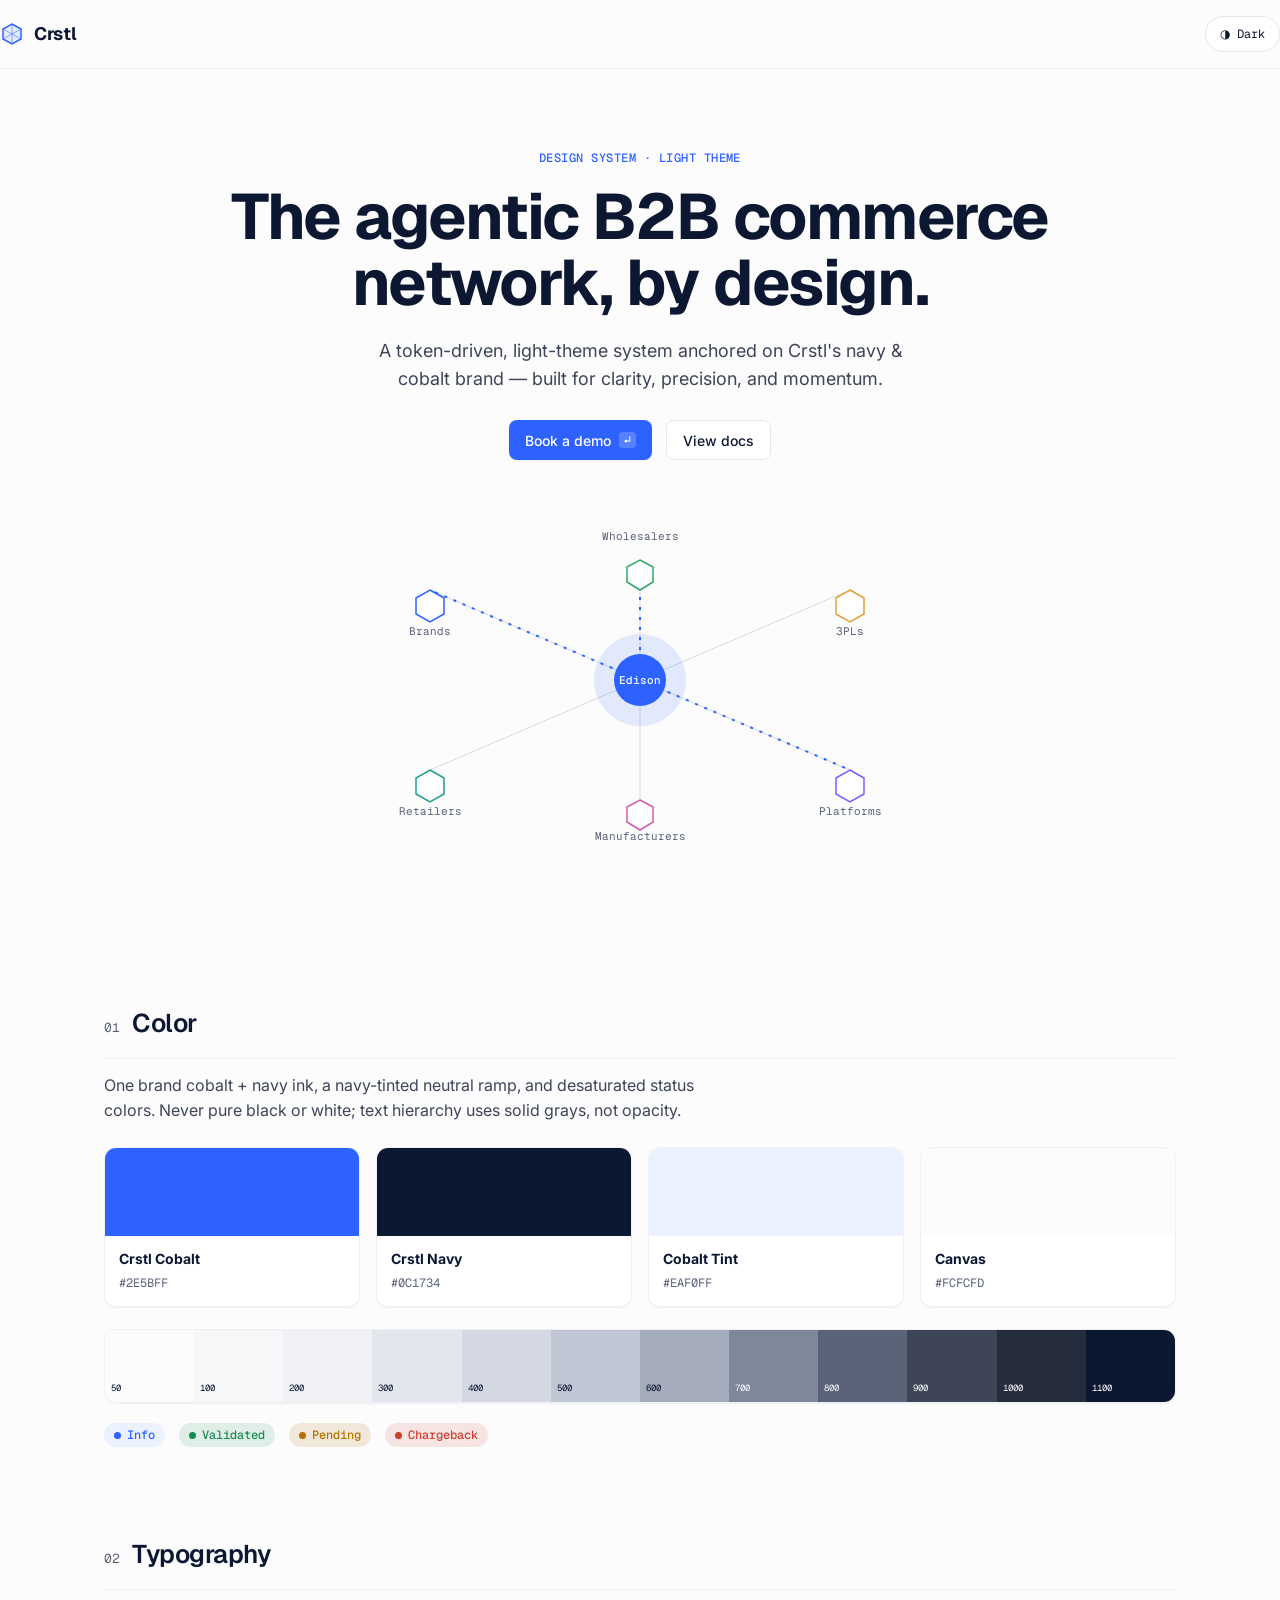
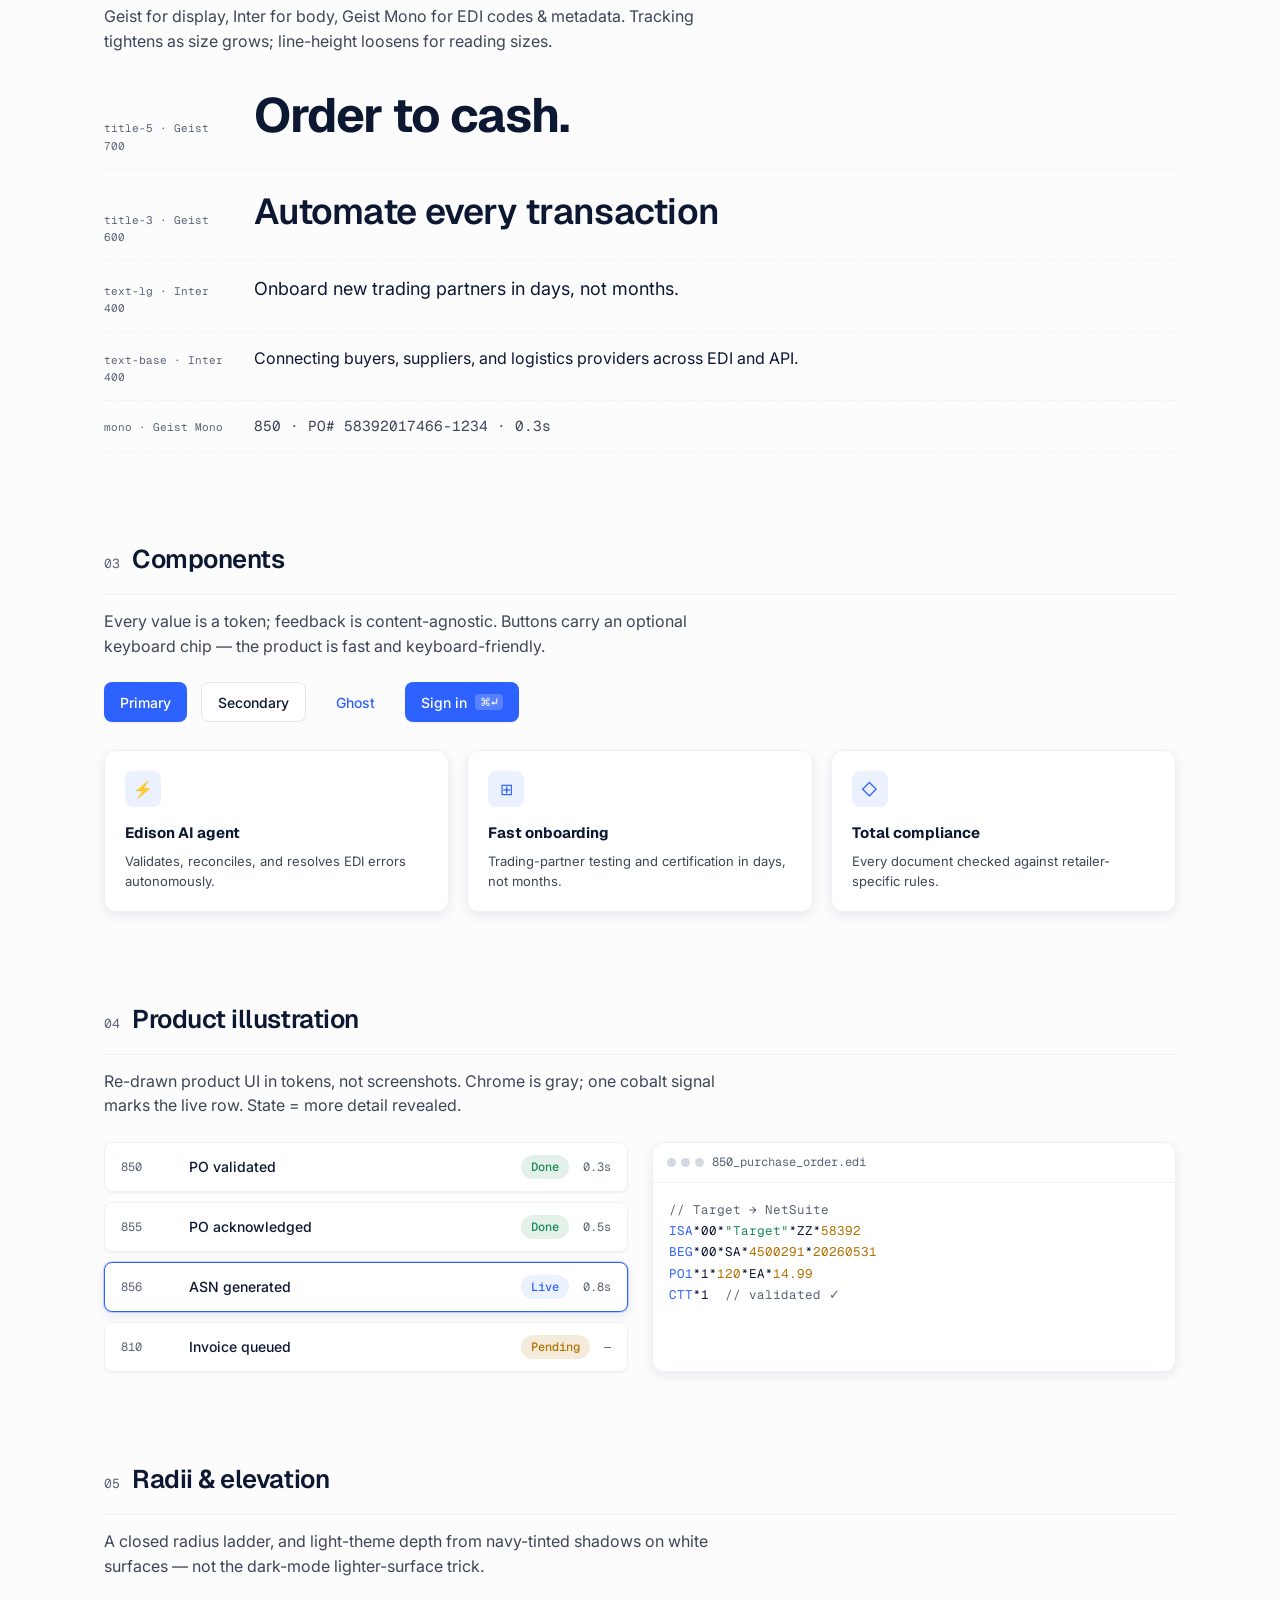
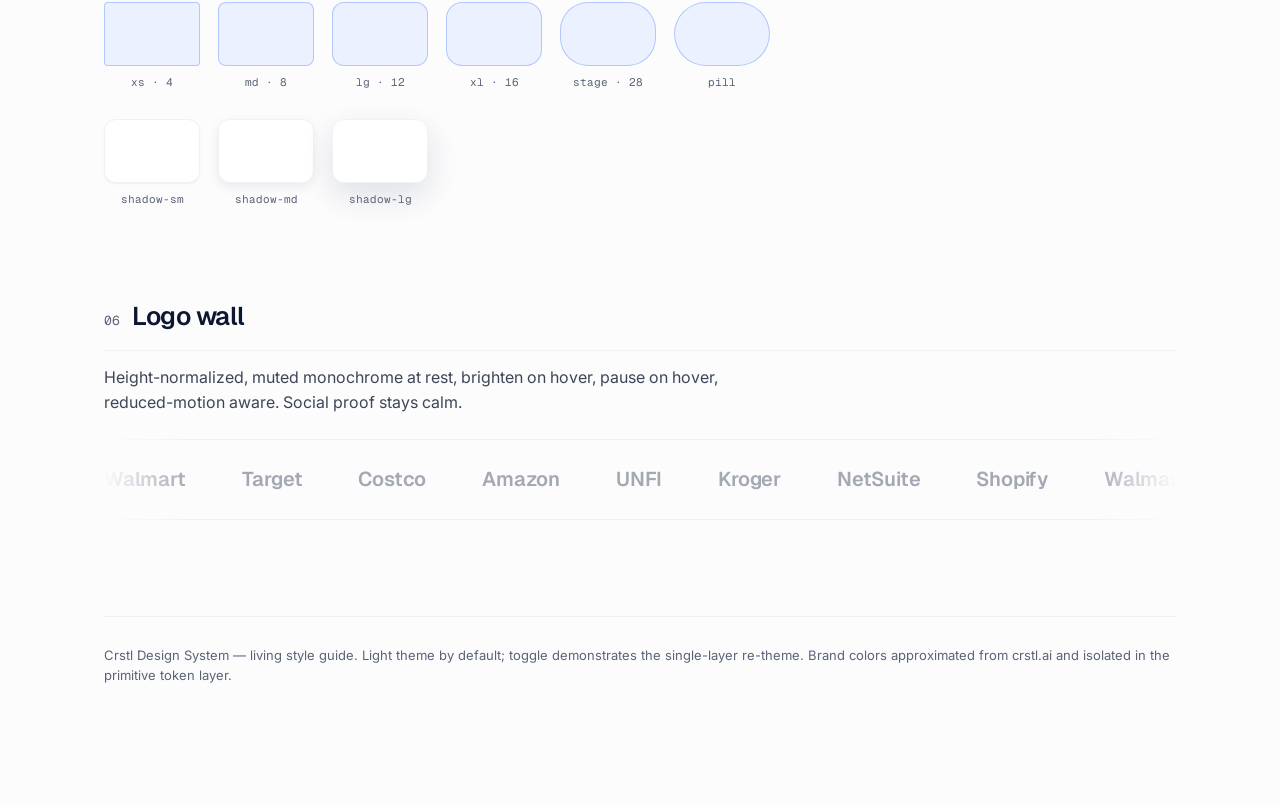
<file: save old/crstl-style-guide.html>
<!DOCTYPE html>
<html lang="en" data-theme="light">
<head>
<meta charset="UTF-8">
<meta name="viewport" content="width=device-width, initial-scale=1.0">
<title>Crstl Design System — Living Style Guide</title>
<link rel="preconnect" href="https://fonts.googleapis.com">
<link rel="preconnect" href="https://fonts.gstatic.com" crossorigin>
<link href="https://fonts.googleapis.com/css2?family=Inter:wght@400;500;600;700&family=Geist:wght@400;500;600;700&family=Geist+Mono:wght@400;500&display=swap" rel="stylesheet">
<style>
:root {
  /* ── PRIMITIVES (HSL channels) ── */
  --gray-50: 210 20% 99%;   --gray-100: 220 20% 97%;
  --gray-200: 222 22% 95%;  --gray-300: 222 22% 91%;
  --gray-400: 222 20% 86%;  --gray-500: 220 18% 79%;
  --gray-600: 220 14% 69%;  --gray-700: 220 12% 55%;
  --gray-800: 222 14% 41%;  --gray-900: 222 18% 29%;
  --gray-1000: 222 24% 19%; --gray-1100: 222 62% 12%;

  --brand: 225 100% 59%;    --brand-hover: 227 88% 53%;
  --brand-tint: 222 100% 96%; --brand-ink: 222 62% 12%;

  --status-success: 150 70% 32%; --status-warning: 38 100% 35%;
  --status-destructive: 6 65% 49%; --status-info: 225 100% 59%;

  --cat-teal: 172 68% 37%;  --cat-violet: 252 100% 68%;
  --cat-amber: 38 72% 55%;  --cat-green: 150 56% 42%; --cat-magenta: 320 58% 59%;

  /* ── SEMANTICS · LIGHT (default) ── */
  --bg-base: var(--gray-50);   --bg-subtle: var(--gray-100);
  --bg-muted: var(--gray-200); --bg-surface: 0 0% 100%;
  --bg-hover: var(--gray-100); --bg-selected: var(--brand-tint);
  --text-primary: var(--gray-1100); --text-secondary: var(--gray-900);
  --text-tertiary: var(--gray-800); --text-disabled: var(--gray-700);
  --text-on-accent: 0 0% 100%;
  --border-muted: var(--gray-200); --border-default: var(--gray-300);
  --border-strong: var(--gray-400);
  --accent: var(--brand); --accent-hover: var(--brand-hover);
  --accent-tint: var(--brand-tint); --focus-ring: var(--brand);

  --shadow-sm: 0 1px 2px hsl(222 62% 12% / 0.06);
  --shadow-md: 0 4px 12px hsl(222 62% 12% / 0.08);
  --shadow-lg: 0 12px 32px hsl(222 62% 12% / 0.12);

  /* type */
  --font-display: "Geist","Inter",-apple-system,sans-serif;
  --font-body: "Inter",-apple-system,"Segoe UI",sans-serif;
  --font-mono: "Geist Mono",ui-monospace,"SF Mono",Menlo,monospace;

  /* radii */
  --radius-xs:4px; --radius-sm:6px; --radius-md:8px; --radius-lg:12px;
  --radius-xl:16px; --radius-2xl:20px; --radius-stage:28px; --radius-pill:9999px;

  /* spacing */
  --space-xs:4px; --space-sm:8px; --space-md:16px; --space-lg:32px; --space-xl:64px;

  /* motion */
  --speed-feedback:120ms; --speed-transition:240ms;
  --ease-standard:cubic-bezier(0.2,0,0.2,1);
  --ease-out:cubic-bezier(0.16,1,0.3,1);
}
[data-theme="dark"] {
  --bg-base: var(--brand-ink); --bg-subtle: 222 40% 14%; --bg-muted: 222 34% 18%;
  --bg-surface: 222 40% 16%; --bg-hover: 222 34% 20%; --bg-selected: 225 60% 22%;
  --text-primary: 210 20% 98%; --text-secondary: 220 16% 80%;
  --text-tertiary: 220 14% 64%; --text-disabled: 220 12% 46%;
  --border-muted: 222 28% 22%; --border-default: 222 24% 26%; --border-strong: 222 22% 34%;
  --shadow-sm: 0 1px 2px hsl(0 0% 0% / 0.4);
  --shadow-md: 0 4px 14px hsl(0 0% 0% / 0.45);
  --shadow-lg: 0 14px 40px hsl(0 0% 0% / 0.55);
}

* { box-sizing: border-box; margin: 0; padding: 0; }
body {
  font-family: var(--font-body); background: hsl(var(--bg-base));
  color: hsl(var(--text-primary)); line-height: 1.55;
  -webkit-font-smoothing: antialiased;
  transition: background var(--speed-transition) var(--ease-standard),
              color var(--speed-transition) var(--ease-standard);
}

/* blueprint grid substrate */
.blueprint {
  position: fixed; inset: 0; z-index: 0; pointer-events: none;
  background-image:
    linear-gradient(hsl(var(--border-default) / 0.5) 0.5px, transparent 0.5px),
    linear-gradient(90deg, hsl(var(--border-default) / 0.5) 0.5px, transparent 0.5px);
  background-size: 28px 28px;
  mask-image: radial-gradient(ellipse 80% 60% at 50% 30%, black, transparent 80%);
}

.wrap { position: relative; z-index: 1; max-width: 1120px; margin: 0 auto;
        padding: 0 24px 120px; }

/* sticky glass nav */
.nav {
  position: sticky; top: 0; z-index: 200;
  display: flex; align-items: center; justify-content: space-between;
  padding: 16px 24px; margin: 0 -24px 0;
  background: hsl(var(--bg-base) / 0.72);
  backdrop-filter: blur(20px) saturate(160%);
  border-bottom: 1px solid hsl(var(--border-muted));
}
.nav__brand { display: flex; align-items: center; gap: 10px;
  font-family: var(--font-display); font-weight: 700; font-size: 18px;
  letter-spacing: -0.02em; }
.logo-mark { width: 24px; height: 24px; }

/* hero */
.hero { text-align: center; padding: 80px 0 56px; }
.eyebrow { font-family: var(--font-mono); font-size: 12px; font-weight: 500;
  letter-spacing: 0.04em; text-transform: uppercase; color: hsl(var(--accent));
  margin-bottom: 16px; }
.hero h1 { font-family: var(--font-display); font-weight: 700;
  font-size: clamp(2.5rem, 2.5rem + 3vw, 4rem); line-height: 1.04;
  letter-spacing: -0.024em; margin-bottom: 20px; }
.hero p { font-size: 1.125rem; color: hsl(var(--text-secondary));
  max-width: 560px; margin: 0 auto 28px; }

/* network constellation */
.constellation { display: block; max-width: 720px; margin: 40px auto 0; }
.edi-flow { stroke-dasharray: 3 7; animation: edi-travel 1.6s linear infinite; }
@keyframes edi-travel { to { stroke-dashoffset: -20; } }
.node-pulse { animation: pulse 2.4s ease-in-out infinite; }
@keyframes pulse { 0%,100%{opacity:.55} 50%{opacity:1} }

/* sections */
section { margin-top: 88px; }
.sec-head { display:flex; align-items:baseline; gap:12px; margin-bottom:24px;
  padding-bottom:14px; border-bottom:1px solid hsl(var(--border-muted)); }
.sec-num { font-family: var(--font-mono); font-size:13px; color:hsl(var(--text-tertiary)); }
.sec-head h2 { font-family: var(--font-display); font-size:1.6rem; font-weight:600;
  letter-spacing:-0.018em; }
.sec-desc { color: hsl(var(--text-secondary)); margin: -10px 0 24px; max-width: 640px; }

/* color swatches */
.ramp { display:grid; grid-template-columns: repeat(12,1fr); border-radius:var(--radius-lg);
  overflow:hidden; border:1px solid hsl(var(--border-muted)); box-shadow:var(--shadow-sm); }
.swatch { height:72px; display:flex; align-items:flex-end; padding:6px;
  font-family:var(--font-mono); font-size:9px; }
.brand-grid { display:grid; grid-template-columns:repeat(auto-fit,minmax(150px,1fr)); gap:16px; }
.brand-card { border-radius:var(--radius-lg); overflow:hidden;
  border:1px solid hsl(var(--border-muted)); background:hsl(var(--bg-surface));
  box-shadow:var(--shadow-sm); }
.brand-card__chip { height:88px; }
.brand-card__meta { padding:12px 14px; }
.brand-card__meta strong { display:block; font-size:14px; }
.brand-card__meta code { font-family:var(--font-mono); font-size:12px;
  color:hsl(var(--text-tertiary)); }

/* type specimens */
.type-row { display:flex; align-items:baseline; gap:20px; padding:14px 0;
  border-bottom:1px dashed hsl(var(--border-muted)); }
.type-row .tag { font-family:var(--font-mono); font-size:11px; color:hsl(var(--text-tertiary));
  width:130px; flex-shrink:0; }

/* component demos */
.demo { display:flex; flex-wrap:wrap; gap:14px; align-items:center; }
.crstl-button { display:inline-flex; align-items:center; gap:8px; height:40px;
  padding:0 16px; font-family:var(--font-body); font-weight:500; font-size:14px;
  border-radius:var(--radius-md); cursor:pointer; border:none;
  transition:all var(--speed-feedback) var(--ease-standard); }
.crstl-button--primary { background:hsl(var(--accent)); color:hsl(var(--text-on-accent));
  box-shadow:var(--shadow-sm); }
.crstl-button--primary:hover { background:hsl(var(--accent-hover)); }
.crstl-button--primary:active { transform:scale(.99); }
.crstl-button--secondary { background:hsl(var(--bg-surface)); color:hsl(var(--text-primary));
  border:1px solid hsl(var(--border-default)); }
.crstl-button--secondary:hover { background:hsl(var(--bg-hover)); }
.crstl-button--ghost { background:transparent; color:hsl(var(--accent)); }
.crstl-button--ghost:hover { background:hsl(var(--accent-tint)); }
.crstl-button:focus-visible { outline:2px solid hsl(var(--focus-ring)); outline-offset:2px; }
.crstl-button kbd { font-family:var(--font-mono); font-size:11px; padding:1px 5px;
  border-radius:4px; background:hsl(var(--text-on-accent) / .2); }

.badge { display:inline-flex; align-items:center; gap:6px; height:24px; padding:0 10px;
  border-radius:var(--radius-pill); font-size:12px; font-weight:500; font-family:var(--font-mono); }
.badge--brand { background:hsl(var(--accent-tint)); color:hsl(var(--accent)); }
.badge--success { background:hsl(var(--status-success)/.12); color:hsl(var(--status-success)); }
.badge--warning { background:hsl(var(--status-warning)/.14); color:hsl(var(--status-warning)); }
.badge--error { background:hsl(var(--status-destructive)/.12); color:hsl(var(--status-destructive)); }
.dot { width:7px; height:7px; border-radius:50%; }

.cards { display:grid; grid-template-columns:repeat(auto-fit,minmax(230px,1fr)); gap:18px; }
.card { background:hsl(var(--bg-surface)); border:1px solid hsl(var(--border-muted));
  border-radius:var(--radius-lg); box-shadow:var(--shadow-md); padding:20px;
  transition:transform var(--speed-feedback) var(--ease-standard),
             box-shadow var(--speed-feedback) var(--ease-standard); }
.card:hover { transform:translateY(-2px); box-shadow:var(--shadow-lg); }
.card h4 { font-family:var(--font-display); font-size:15px; margin-bottom:6px; }
.card p { font-size:13px; color:hsl(var(--text-secondary)); }
.card__icon { width:36px; height:36px; border-radius:var(--radius-md);
  display:grid; place-items:center; margin-bottom:14px;
  background:hsl(var(--accent-tint)); color:hsl(var(--accent)); }

/* EDI doc window */
.doc-window { background:hsl(var(--bg-surface)); border:1px solid hsl(var(--border-muted));
  border-radius:var(--radius-lg); box-shadow:var(--shadow-md); overflow:hidden; }
.doc-window__bar { display:flex; align-items:center; gap:8px; padding:10px 14px;
  border-bottom:1px solid hsl(var(--border-muted)); font-family:var(--font-mono);
  font-size:12px; color:hsl(var(--text-tertiary)); }
.doc-window__bar .dotbar { display:flex; gap:5px; }
.doc-window__bar .dotbar i { width:9px; height:9px; border-radius:50%;
  background:hsl(var(--border-strong)); }
.doc-window pre { padding:16px; font-family:var(--font-mono); font-size:12.5px;
  line-height:1.7; overflow-x:auto; }
.tk-k { color:hsl(var(--token-keyword, var(--accent))); }
.tk-n { color:hsl(var(--status-warning)); }
.tk-s { color:hsl(var(--status-success)); }
.tk-c { color:hsl(var(--text-tertiary)); }

/* order timeline illustration */
.timeline { display:flex; flex-direction:column; gap:10px; }
.tl-row { display:flex; align-items:center; gap:14px; padding:12px 16px;
  background:hsl(var(--bg-surface)); border:1px solid hsl(var(--border-muted));
  border-radius:var(--radius-md); box-shadow:var(--shadow-sm); }
.tl-row.active { border-color:hsl(var(--accent)); box-shadow:0 0 0 1px hsl(var(--accent)/.25),
  var(--shadow-md); }
.tl-code { font-family:var(--font-mono); font-size:12px; color:hsl(var(--text-tertiary));
  width:54px; }
.tl-label { flex:1; font-size:14px; font-weight:500; }
.tl-time { font-family:var(--font-mono); font-size:12px; color:hsl(var(--text-tertiary)); }

/* radii + shadow demos */
.tile-row { display:flex; flex-wrap:wrap; gap:18px; }
.tile { width:96px; text-align:center; font-family:var(--font-mono); font-size:11px;
  color:hsl(var(--text-tertiary)); }
.tile .box { height:64px; background:hsl(var(--accent-tint));
  border:1px solid hsl(var(--accent)/.3); margin-bottom:8px; }
.tile .box.sh { background:hsl(var(--bg-surface)); border:1px solid hsl(var(--border-muted));
  border-radius:var(--radius-lg); }

/* logo wall */
.logo-wall { overflow:hidden; padding:24px 0; border-top:1px solid hsl(var(--border-muted));
  border-bottom:1px solid hsl(var(--border-muted));
  mask-image:linear-gradient(to right,transparent,black 8%,black 92%,transparent); }
.logo-track { display:flex; gap:56px; align-items:center; width:max-content;
  animation:marquee 26s linear infinite; }
.logo-wall:hover .logo-track { animation-play-state:paused; }
.logo-track span { font-family:var(--font-display); font-weight:600; font-size:20px;
  color:hsl(var(--text-tertiary)); opacity:.55; letter-spacing:-0.01em;
  transition:opacity var(--speed-feedback) var(--ease-standard),color var(--speed-feedback); }
.logo-track span:hover { opacity:1; color:hsl(var(--text-primary)); }
@keyframes marquee { to { transform:translateX(-50%); } }

/* theme toggle */
.toggle { display:inline-flex; align-items:center; gap:8px; height:36px; padding:0 14px;
  border-radius:var(--radius-pill); border:1px solid hsl(var(--border-default));
  background:hsl(var(--bg-surface)); color:hsl(var(--text-primary)); cursor:pointer;
  font-family:var(--font-mono); font-size:12px;
  transition:all var(--speed-feedback) var(--ease-standard); }
.toggle:hover { background:hsl(var(--bg-hover)); }

@media (prefers-reduced-motion: reduce) {
  .edi-flow,.logo-track,.node-pulse { animation:none !important; }
}
footer { margin-top:96px; padding-top:28px; border-top:1px solid hsl(var(--border-muted));
  font-size:13px; color:hsl(var(--text-tertiary)); }
</style>
</head>
<body>
<div class="blueprint"></div>

<nav class="nav">
  <div class="nav__brand">
    <svg class="logo-mark" viewBox="0 0 24 24" fill="none">
      <path d="M12 2 L21 7 V17 L12 22 L3 17 V7 Z" fill="hsl(var(--accent))" opacity="0.12"/>
      <path d="M12 2 L21 7 V17 L12 22 L3 17 V7 Z" stroke="hsl(var(--accent))" stroke-width="1.5"/>
      <path d="M12 2 V22 M3 7 L21 17 M21 7 L3 17" stroke="hsl(var(--accent))" stroke-width="1" opacity="0.5"/>
    </svg>
    Crstl
  </div>
  <button class="toggle" onclick="toggleTheme()"><span id="tlabel">◑ Dark</span></button>
</nav>

<div class="wrap">

  <header class="hero">
    <div class="eyebrow">Design System · Light Theme</div>
    <h1>The agentic B2B commerce network, by design.</h1>
    <p>A token-driven, light-theme system anchored on Crstl's navy &amp; cobalt brand — built for clarity, precision, and momentum.</p>
    <div class="demo" style="justify-content:center">
      <button class="crstl-button crstl-button--primary">Book a demo <kbd>↵</kbd></button>
      <button class="crstl-button crstl-button--secondary">View docs</button>
    </div>

    <!-- Commerce-network constellation -->
    <svg class="constellation" viewBox="0 0 720 360" fill="none" aria-label="Commerce network constellation">
      <!-- connector lattice -->
      <g stroke="hsl(var(--border-strong))" stroke-width="1">
        <path d="M360 180 L150 90"/><path d="M360 180 L150 270"/>
        <path d="M360 180 L570 90"/><path d="M360 180 L570 270"/>
        <path d="M360 180 L360 60"/><path d="M360 180 L360 300"/>
      </g>
      <!-- traveling EDI documents on active paths -->
      <g class="edi-flow" stroke="hsl(var(--accent))" stroke-width="2">
        <path d="M360 180 L150 90"/><path d="M360 180 L570 270"/><path d="M360 180 L360 60"/>
      </g>
      <!-- participant nodes (category-colored facets) -->
      <g font-family="var(--font-mono)" font-size="11" text-anchor="middle">
        <g><path d="M150 90 l14 8 v16 l-14 8 -14-8 v-16 z" fill="hsl(var(--bg-surface))" stroke="hsl(var(--accent))" stroke-width="1.5"/><text x="150" y="135" fill="hsl(var(--text-tertiary))">Brands</text></g>
        <g><path d="M150 270 l14 8 v16 l-14 8 -14-8 v-16 z" fill="hsl(var(--bg-surface))" stroke="hsl(var(--cat-teal))" stroke-width="1.5"/><text x="150" y="315" fill="hsl(var(--text-tertiary))">Retailers</text></g>
        <g><path d="M570 90 l14 8 v16 l-14 8 -14-8 v-16 z" fill="hsl(var(--bg-surface))" stroke="hsl(var(--cat-amber))" stroke-width="1.5"/><text x="570" y="135" fill="hsl(var(--text-tertiary))">3PLs</text></g>
        <g><path d="M570 270 l14 8 v16 l-14 8 -14-8 v-16 z" fill="hsl(var(--bg-surface))" stroke="hsl(var(--cat-violet))" stroke-width="1.5"/><text x="570" y="315" fill="hsl(var(--text-tertiary))">Platforms</text></g>
        <g><path d="M360 60 l13 7 v15 l-13 8 -13-8 v-15 z" fill="hsl(var(--bg-surface))" stroke="hsl(var(--cat-green))" stroke-width="1.5"/><text x="360" y="40" fill="hsl(var(--text-tertiary))">Wholesalers</text></g>
        <g><path d="M360 300 l13 7 v15 l-13 8 -13-8 v-15 z" fill="hsl(var(--bg-surface))" stroke="hsl(var(--cat-magenta))" stroke-width="1.5"/><text x="360" y="340" fill="hsl(var(--text-tertiary))">Manufacturers</text></g>
      </g>
      <!-- Edison core glow -->
      <circle cx="360" cy="180" r="46" fill="hsl(var(--accent) / 0.12)" class="node-pulse"/>
      <circle cx="360" cy="180" r="26" fill="hsl(var(--accent))"/>
      <text x="360" y="184" text-anchor="middle" font-family="var(--font-mono)" font-size="11" fill="hsl(var(--text-on-accent))" font-weight="500">Edison</text>
    </svg>
  </header>

  <!-- COLOR -->
  <section>
    <div class="sec-head"><span class="sec-num">01</span><h2>Color</h2></div>
    <p class="sec-desc">One brand cobalt + navy ink, a navy-tinted neutral ramp, and desaturated status colors. Never pure black or white; text hierarchy uses solid grays, not opacity.</p>
    <div class="brand-grid" style="margin-bottom:22px">
      <div class="brand-card"><div class="brand-card__chip" style="background:hsl(var(--brand))"></div><div class="brand-card__meta"><strong>Crstl Cobalt</strong><code>#2E5BFF</code></div></div>
      <div class="brand-card"><div class="brand-card__chip" style="background:hsl(var(--brand-ink))"></div><div class="brand-card__meta"><strong>Crstl Navy</strong><code>#0C1734</code></div></div>
      <div class="brand-card"><div class="brand-card__chip" style="background:hsl(var(--brand-tint))"></div><div class="brand-card__meta"><strong>Cobalt Tint</strong><code>#EAF0FF</code></div></div>
      <div class="brand-card"><div class="brand-card__chip" style="background:hsl(var(--bg-base))"></div><div class="brand-card__meta"><strong>Canvas</strong><code>#FCFCFD</code></div></div>
    </div>
    <div class="ramp" id="ramp"></div>
    <div class="demo" style="margin-top:20px">
      <span class="badge badge--brand"><span class="dot" style="background:hsl(var(--accent))"></span>Info</span>
      <span class="badge badge--success"><span class="dot" style="background:hsl(var(--status-success))"></span>Validated</span>
      <span class="badge badge--warning"><span class="dot" style="background:hsl(var(--status-warning))"></span>Pending</span>
      <span class="badge badge--error"><span class="dot" style="background:hsl(var(--status-destructive))"></span>Chargeback</span>
    </div>
  </section>

  <!-- TYPE -->
  <section>
    <div class="sec-head"><span class="sec-num">02</span><h2>Typography</h2></div>
    <p class="sec-desc">Geist for display, Inter for body, Geist Mono for EDI codes &amp; metadata. Tracking tightens as size grows; line-height loosens for reading sizes.</p>
    <div class="type-row"><span class="tag">title-5 · Geist 700</span><span style="font-family:var(--font-display);font-weight:700;font-size:3rem;letter-spacing:-0.024em;line-height:1">Order to cash.</span></div>
    <div class="type-row"><span class="tag">title-3 · Geist 600</span><span style="font-family:var(--font-display);font-weight:600;font-size:2.25rem;letter-spacing:-0.02em">Automate every transaction</span></div>
    <div class="type-row"><span class="tag">text-lg · Inter 400</span><span style="font-size:1.125rem">Onboard new trading partners in days, not months.</span></div>
    <div class="type-row"><span class="tag">text-base · Inter 400</span><span style="font-size:1rem">Connecting buyers, suppliers, and logistics providers across EDI and API.</span></div>
    <div class="type-row"><span class="tag">mono · Geist Mono</span><span style="font-family:var(--font-mono);font-size:0.9rem;color:hsl(var(--text-secondary))">850 · PO# 58392017466-1234 · 0.3s</span></div>
  </section>

  <!-- COMPONENTS -->
  <section>
    <div class="sec-head"><span class="sec-num">03</span><h2>Components</h2></div>
    <p class="sec-desc">Every value is a token; feedback is content-agnostic. Buttons carry an optional keyboard chip — the product is fast and keyboard-friendly.</p>
    <div class="demo" style="margin-bottom:28px">
      <button class="crstl-button crstl-button--primary">Primary</button>
      <button class="crstl-button crstl-button--secondary">Secondary</button>
      <button class="crstl-button crstl-button--ghost">Ghost</button>
      <button class="crstl-button crstl-button--primary">Sign in <kbd>⌘↵</kbd></button>
    </div>
    <div class="cards">
      <div class="card"><div class="card__icon">⚡</div><h4>Edison AI agent</h4><p>Validates, reconciles, and resolves EDI errors autonomously.</p></div>
      <div class="card"><div class="card__icon">⊞</div><h4>Fast onboarding</h4><p>Trading-partner testing and certification in days, not months.</p></div>
      <div class="card"><div class="card__icon">◇</div><h4>Total compliance</h4><p>Every document checked against retailer-specific rules.</p></div>
    </div>
  </section>

  <!-- ILLUSTRATION -->
  <section>
    <div class="sec-head"><span class="sec-num">04</span><h2>Product illustration</h2></div>
    <p class="sec-desc">Re-drawn product UI in tokens, not screenshots. Chrome is gray; one cobalt signal marks the live row. State = more detail revealed.</p>
    <div style="display:grid;grid-template-columns:1fr 1fr;gap:24px" class="resp-grid">
      <div class="timeline">
        <div class="tl-row"><span class="tl-code">850</span><span class="tl-label">PO validated</span><span class="badge badge--success">Done</span><span class="tl-time">0.3s</span></div>
        <div class="tl-row"><span class="tl-code">855</span><span class="tl-label">PO acknowledged</span><span class="badge badge--success">Done</span><span class="tl-time">0.5s</span></div>
        <div class="tl-row active"><span class="tl-code">856</span><span class="tl-label">ASN generated</span><span class="badge badge--brand">Live</span><span class="tl-time">0.8s</span></div>
        <div class="tl-row"><span class="tl-code">810</span><span class="tl-label">Invoice queued</span><span class="badge badge--warning">Pending</span><span class="tl-time">—</span></div>
      </div>
      <div class="doc-window">
        <div class="doc-window__bar"><span class="dotbar"><i></i><i></i><i></i></span> 850_purchase_order.edi</div>
        <pre><span class="tk-c">// Target → NetSuite</span>
<span class="tk-k">ISA</span>*00*<span class="tk-s">"Target"</span>*ZZ*<span class="tk-n">58392</span>
<span class="tk-k">BEG</span>*00*SA*<span class="tk-n">4500291</span>*<span class="tk-n">20260531</span>
<span class="tk-k">PO1</span>*1*<span class="tk-n">120</span>*EA*<span class="tk-n">14.99</span>
<span class="tk-k">CTT</span>*1  <span class="tk-c">// validated ✓</span></pre>
      </div>
    </div>
  </section>

  <!-- RADII + ELEVATION -->
  <section>
    <div class="sec-head"><span class="sec-num">05</span><h2>Radii &amp; elevation</h2></div>
    <p class="sec-desc">A closed radius ladder, and light-theme depth from navy-tinted shadows on white surfaces — not the dark-mode lighter-surface trick.</p>
    <div class="tile-row" style="margin-bottom:28px">
      <div class="tile"><div class="box" style="border-radius:var(--radius-xs)"></div>xs · 4</div>
      <div class="tile"><div class="box" style="border-radius:var(--radius-md)"></div>md · 8</div>
      <div class="tile"><div class="box" style="border-radius:var(--radius-lg)"></div>lg · 12</div>
      <div class="tile"><div class="box" style="border-radius:var(--radius-xl)"></div>xl · 16</div>
      <div class="tile"><div class="box" style="border-radius:var(--radius-stage)"></div>stage · 28</div>
      <div class="tile"><div class="box" style="border-radius:var(--radius-pill)"></div>pill</div>
    </div>
    <div class="tile-row">
      <div class="tile"><div class="box sh" style="box-shadow:var(--shadow-sm)"></div>shadow-sm</div>
      <div class="tile"><div class="box sh" style="box-shadow:var(--shadow-md)"></div>shadow-md</div>
      <div class="tile"><div class="box sh" style="box-shadow:var(--shadow-lg)"></div>shadow-lg</div>
    </div>
  </section>

  <!-- LOGO WALL -->
  <section>
    <div class="sec-head"><span class="sec-num">06</span><h2>Logo wall</h2></div>
    <p class="sec-desc">Height-normalized, muted monochrome at rest, brighten on hover, pause on hover, reduced-motion aware. Social proof stays calm.</p>
    <div class="logo-wall">
      <div class="logo-track">
        <span>Walmart</span><span>Target</span><span>Costco</span><span>Amazon</span><span>UNFI</span><span>Kroger</span><span>NetSuite</span><span>Shopify</span>
        <span>Walmart</span><span>Target</span><span>Costco</span><span>Amazon</span><span>UNFI</span><span>Kroger</span><span>NetSuite</span><span>Shopify</span>
      </div>
    </div>
  </section>

  <footer>
    Crstl Design System — living style guide. Light theme by default; toggle demonstrates the single-layer re-theme. Brand colors approximated from crstl.ai and isolated in the primitive token layer.
  </footer>
</div>

<script>
// build neutral ramp
const steps=[50,100,200,300,400,500,600,700,800,900,1000,1100];
const ramp=document.getElementById('ramp');
ramp.innerHTML=steps.map(s=>{
  const dark=s>=700;
  return `<div class="swatch" style="background:hsl(var(--gray-${s}));color:${dark?'hsl(var(--gray-50))':'hsl(var(--gray-1100))'}">${s}</div>`;
}).join('');

function toggleTheme(){
  const html=document.documentElement;
  const dark=html.getAttribute('data-theme')==='dark';
  html.setAttribute('data-theme',dark?'light':'dark');
  document.getElementById('tlabel').textContent=dark?'◑ Dark':'◐ Light';
}
</script>
<style>@media(max-width:680px){.resp-grid{grid-template-columns:1fr !important}}</style>
</body>
</html>
</file>
<file: crstl-design-system.css>
/* ============================================================================
   CRSTL DESIGN SYSTEM — v2
   Token-driven stylesheet for crstl.ai. Light theme default; dark fully specified.

   Architecture: PRIMITIVES → SEMANTICS → COMPONENT tokens (reference downward only).
   Colors are stored as HSL CHANNELS, consumed as:  hsl(var(--token) / <alpha>)
   Corners are mildly rounded via a small, closed radius ladder (Supabase model).

   This is the DESIGN-SYSTEM layer. Visual-system utilities (data-viz, effect kit,
   .crstl-status / .crstl-field, hero/illustration styles) belong in a separate sheet.
   ========================================================================== */


/* ============================================================================
   1 · PRIMITIVES  — raw values live ONLY here (HSL channels)
   ========================================================================== */
   :root {
    /* — NEUTRAL RAMPS (Supabase / Radix model) — two mirrored 12-step scales,
       fully hueless (0 0% L). Each step has a designated JOB (see §2 roles).
       Light is used in light theme, dark in dark theme; step 100↔1200 mirror. */
  
    /* light ramp (light theme) */
    --gray-light-100:  0 0% 98.8%;  /* app background            */
    --gray-light-200:  0 0% 97.3%;  /* subtle background         */
    --gray-light-300:  0 0% 95.3%;  /* UI element background     */
    --gray-light-400:  0 0% 92.9%;  /* hovered UI background     */
    --gray-light-500:  0 0% 91%;    /* active/selected UI bg     */
    --gray-light-600:  0 0% 88.6%;  /* subtle borders/separators */
    --gray-light-700:  0 0% 85.9%;  /* UI element border         */
    --gray-light-800:  0 0% 78%;    /* hovered UI border         */
    --gray-light-900:  0 0% 56.1%;  /* solid backgrounds         */
    --gray-light-1000: 0 0% 52.2%;  /* hovered solid backgrounds */
    --gray-light-1100: 0 0% 43.5%;  /* low-contrast text         */
    --gray-light-1150: 0 0% 32.2%;  /* mid-grey secondary text   */
    --gray-light-1200: 0 0% 9%;     /* high-contrast text        */
  
    /* dark ramp (dark theme) — mirror of the above */
    --gray-dark-100:   0 0% 8.6%;   /* app background            */
    --gray-dark-200:   0 0% 11%;    /* subtle background         */
    --gray-dark-300:   0 0% 13.7%;  /* UI element background     */
    --gray-dark-400:   0 0% 15.7%;  /* hovered UI background     */
    --gray-dark-500:   0 0% 18%;    /* active/selected UI bg     */
    --gray-dark-600:   0 0% 20.4%;  /* subtle borders/separators */
    --gray-dark-700:   0 0% 24.3%;  /* UI element border         */
    --gray-dark-800:   0 0% 31.4%;  /* hovered UI border         */
    --gray-dark-900:   0 0% 43.9%;  /* solid backgrounds         */
    --gray-dark-1000:  0 0% 49.4%;  /* hovered solid backgrounds */
    --gray-dark-1100:  0 0% 62.7%;  /* low-contrast text         */
    --gray-dark-1150:  0 0% 70.6%;  /* mid-grey secondary text   */
    --gray-dark-1200:  0 0% 92.9%;  /* high-contrast text        */

    /* — pure white — beyond the ramp (ramp tops out at 98.8%); theme-agnostic.
       Powers white card faces, overlays/popovers, and text on accent fills. */
    --white: 0 0% 100%;

    /* — brand — */
    --brand:       237.3 82.9% 58.6%; /* Crstl primary #3E46ED */
    --brand-hover: 239.3 70.9% 52.6%; /* light theme = darken */
    --brand-tint:  234.3 82.9% 96%;   /* selected rows, subtle accent fills */
    --brand-ink:   237.8 52.9% 20%;   /* deep companion ink #181A4E */
    --brand-dark:       237.3 82.9% 64.6%;
    --brand-dark-hover: 238 88% 72%;
    --brand-dark-tint:  237.8 45% 22%;
  
    /* — accent highlight (USE SPARINGLY) — a bright aqua for rare emphasis only
       (e.g. a live/realtime pulse, a single highlighted data point, a glow).
       Cobalt remains THE signal; this is a once-per-view spark, never chrome. */
    --aqua: 172 91% 64%;            /* #51F7E2 */
  
    /* — status (AA-verified on white) + tint backgrounds (light) — */
    --status-success:     150 70% 31%;   --success-tint:     150 60% 96%;
    --status-warning:      38 100% 32%;  --warning-tint:      38 90% 96%;
    --status-destructive:   6 65% 49%;   --destructive-tint:   6 55% 96%;
    --status-info:        225 100% 59%;  --info-tint:        225 90% 96%;
  
    /* — category primitives (data-viz legend; used sparingly) — */
    --cat-teal:    174 68% 33%;
    --cat-violet:  252 90% 64%;
    --cat-amber:    36 80% 40%;
    --cat-green:   150 55% 38%;
    --cat-magenta: 317 60% 52%;
  }

  :root[data-brand-palette="cobalt"] {
    --brand:       225 100% 59%;   /* Crstl Cobalt #2E5BFF - the one signal */
    --brand-hover: 227 88% 53%;    /* light theme = darken */
    --brand-tint:  222 100% 96%;   /* selected rows, subtle accent fills */
    --brand-ink:   0 0% 9%;        /* neutral near-black ink; cobalt is the only chroma */
    --brand-dark:       225 100% 65%; /* #4D79FF - AA on neutral base */
    --brand-dark-hover: 222 100% 74%;
    --brand-dark-tint:  225 45% 22%;
  }
  
  
  /* ============================================================================
     2 · SEMANTICS — LIGHT (default)  — roles reference primitives
     ========================================================================== */
  :root {
    color-scheme: light;
  
    /* ---- Supabase semantic ROLES (light theme → reference the LIGHT ramp) ---- */
  
    /* backgrounds */
    --background-default:             var(--gray-light-100);   /* page bg (98.8%, #FCFCFC) */
    --background-alternative-default: 0 0% 99.2%;              /* alt/recessed sections    */
    --background-muted:               var(--gray-light-200);   /* muted panels (97.3%)     */
    --background-control:             var(--gray-light-300);   /* inputs/controls (95.3%)  */
    --background-overlay-default:     var(--white);             /* popovers/menus (white)   */
    --background-overlay-hover:       var(--gray-light-200);   /* overlay hover            */
    --background-selection:           var(--gray-light-400);   /* text/row selection       */
    --background-hover:               var(--gray-light-400);   /* hovered UI background     */
  
    /* surface elevation ramp (raised surfaces; in light, more raised = greyer) */
    --background-surface-75:  var(--white);           /* base card = white   */
    --background-surface-100: var(--gray-light-100);  /* 98.8%               */
    --background-surface-200: var(--gray-light-300);  /* 95.3%               */
    --background-surface-300: var(--gray-light-400);  /* 92.9%               */
    --background-surface-400: var(--gray-light-600);  /* most raised (88.6%) */
  
    /* foreground (text) — default → light → lighter hierarchy + muted + contrast */
    --foreground-default:  var(--gray-light-1200);  /* primary text (9%)       */
    --foreground-light:    var(--gray-light-1150);  /* secondary text (32.2%)  */
    --foreground-lighter:  var(--gray-light-1100);  /* tertiary/hint (43.5%)   */
    --foreground-muted:    0 0% 30.2%;              /* disabled/placeholder *  */
    --foreground-contrast: 0 0% 8.6%;               /* text on light fills     */
  
    /* borders — ramp of intensity: muted → secondary → default → strong → stronger */
    --border-muted:     var(--gray-light-500);   /* barely-there separators (91%) */
    --border-secondary: var(--gray-light-600);   /* 88.6%                    */
    --border-default:   var(--gray-light-700);   /* standard border (85.9%)  */
    --border-strong:    var(--gray-light-800);   /* emphasized (78%)         */
    --border-stronger:  var(--gray-light-900);   /* highest contrast (56.1%) */
  
    /* accent — cobalt is the ONE chromatic role */
    --accent:       var(--brand);
    --accent-hover: var(--brand-hover);
    --accent-tint:  var(--brand-tint);
    --focus-ring:   var(--brand);
  
    /* ---- Crstl component-facing aliases → Supabase roles (so components/showcase
           keep working unchanged; declared once, they follow the theme automatically) ---- */
    --bg-base:        var(--background-default);
    --bg-subtle:      var(--background-alternative-default);
    --bg-muted:       var(--background-muted);
    --bg-surface:     var(--background-surface-75);
    --bg-hover:       var(--background-hover);
    --bg-selected:    var(--background-selection);
    --text-primary:   var(--foreground-default);
    --text-secondary: var(--foreground-light);
    --text-tertiary:  var(--foreground-lighter);
    --text-disabled:  var(--foreground-muted);
    --text-on-accent: var(--white); /* white text on cobalt (both themes) — NOT foreground-contrast */
  
    /* elevation — neutral, never blue (light theme). Cards lean on the border;
       the shadow is a faint neutral lift (Supabase-style). */
    --shadow-sm: 0 1px 2px  hsl(0 0% 0% / 0.05);
    --shadow-md: 0 4px 12px hsl(0 0% 0% / 0.07);
    --shadow-lg: 0 12px 32px hsl(0 0% 0% / 0.10);
    /* floating-layer shadow: edge catch-light + cast shadow for dropdowns/modals */
    --shadow-float:
      0 0 0 1px hsl(0 0% 0% / 0.06),
      0 4px 12px hsl(0 0% 0% / 0.06),
      0 16px 40px hsl(0 0% 0% / 0.09);

    /* ---- three-level depth hierarchy (what Linear calls canvas/base/raised) ----
       Canvas  = structural chrome (nav, sidebar) — slightly recessed from page.
       Raised  = cards/panels sitting on the page surface.
       Overlay = floating elements (dropdowns, tooltips, popovers). */
    --bg-canvas:  var(--background-muted);            /* 96.9% — nav chrome  */
    --bg-raised:  var(--background-surface-100);      /* 98.8% — elevated card */
    --bg-overlay: var(--background-overlay-default);  /* 100%  — floating panel */

    /* ---- named metadata tone (timestamps, counts, secondary labels) ---- */
    --text-meta: var(--foreground-lighter);            /* 43.5% — below tertiary */

    /* ---- card surface + border paired alias ---- */
    --card-bg:     var(--background-surface-75);  /* card face */
    --card-border: var(--border-muted);           /* card edge catch-light */
  }
  
  
  /* ============================================================================
     2e · SEMANTICS — DARK  — every semantic re-pointed, contrast-verified
     ========================================================================== */
  [data-theme="dark"] {
    color-scheme: dark;
  
    /* ---- Supabase semantic ROLES (dark theme → reference the DARK ramp) ----
       Aliases (--bg-*, --text-*) are NOT re-declared: they reference these roles,
       so they follow the theme automatically. */
  
    /* backgrounds (Supabase dark semantic values) */
    --background-default:             0 0% 7.1%;             /* page bg (#121212)        */
    --background-alternative-default: 0 0% 5.9%;             /* alt/recessed sections    */
    --background-muted:               var(--gray-dark-300);  /* muted panels (13.7%)     */
    --background-control:             var(--gray-dark-300);  /* inputs/controls (13.7%)  */
    --background-overlay-default:     var(--gray-dark-300);  /* popovers/menus (13.7%)   */
    --background-overlay-hover:       0 0% 18%;              /* overlay hover            */
    --background-selection:           0 0% 19.2%;            /* text/row selection       */
    --background-hover:               var(--gray-dark-400);  /* hovered UI bg (15.7%)    */
  
    /* surface elevation ramp (in dark, more raised = lighter) */
    --background-surface-75:  0 0% 9%;                /* base card               */
    --background-surface-100: var(--gray-dark-200);   /* 11%                     */
    --background-surface-200: var(--gray-dark-300);   /* 13.7%                   */
    --background-surface-300: var(--gray-dark-400);   /* 15.7%                   */
    --background-surface-400: var(--gray-dark-500);   /* most raised (18%)       */
  
    /* foreground (text) */
    --foreground-default:  var(--gray-dark-1200);  /* primary (92.9%) → near-white */
    --foreground-light:    var(--gray-dark-1150);  /* secondary (70.6%)            */
    --foreground-lighter:  0 0% 53.7%;             /* tertiary/hint                */
    --foreground-muted:    0 0% 69.8%;             /* disabled/placeholder *       */
    --foreground-contrast: 0 0% 98.4%;             /* text on colored fills        */
  
    /* borders — same intensity ramp, dark steps */
    --border-muted:     var(--gray-dark-500);   /* barely-there (18%)       */
    --border-secondary: var(--gray-dark-600);   /* 20.4%                    */
    --border-default:   var(--gray-dark-700);   /* standard (24.3%)         */
    --border-strong:    var(--gray-dark-800);   /* emphasized (31.4%)       */
    --border-stronger:  var(--gray-dark-900);   /* highest (43.9%)          */
  
    /* accent — brand palette lightened for dark */
    --accent:       var(--brand-dark);
    --accent-hover: var(--brand-dark-hover);
    --accent-tint:  var(--brand-dark-tint);
    --focus-ring:   var(--brand-dark);
  
    /* bg-selected wants the cobalt tint (accent), so override the alias here */
    --bg-selected:  var(--brand-dark-tint);
  
    /* status — lightened for dark; tints become dark fills */
    --status-success:     150 55% 52%;  --success-tint:     150 35% 16%;
    --status-warning:      40 90% 58%;  --warning-tint:      40 45% 16%;
    --status-destructive:   6 85% 64%;  --destructive-tint:   6 45% 18%;
    --status-info:        225 100% 65%; --info-tint:        225 45% 22%;
  
    /* category (lightened for dark viz) */
    --cat-teal:    174 60% 55%;
    --cat-violet:  252 90% 72%;
    --cat-amber:    40 85% 60%;
    --cat-green:   150 55% 55%;
    --cat-magenta: 317 70% 66%;
  
    /* elevation — neutral; subtle contact line + real shadows for floating layers */
    --shadow-sm: 0 0 0 1px hsl(0 0% 0% / 0.5);
    --shadow-md: 0 8px 24px hsl(0 0% 0% / 0.55);
    --shadow-lg: 0 16px 40px hsl(0 0% 0% / 0.6);
    /* floating-layer: edge catch-light survives any dark surface */
    --shadow-float:
      0 0 0 1px hsl(0 0% 100% / 0.08),
      0 8px 16px hsl(0 0% 0% / 0.40),
      0 24px 56px hsl(0 0% 0% / 0.64);

    /* three-level depth (dark: canvas = darkest; raised/overlay = lighter) */
    --bg-canvas:  var(--background-alternative-default); /* 5.9% — nav chrome, darkest */
    --bg-raised:  var(--background-surface-100);         /* 11%  — cards above page    */
    --bg-overlay: var(--background-surface-200);         /* 13.7% — floating panels    */

    /* metadata tone */
    --text-meta: var(--foreground-lighter);

    /* card pairing */
    --card-bg:     var(--background-surface-75);
    --card-border: var(--border-muted);

    /* code chip — brighter step in dark for legibility */
    --code-chip-bg:     var(--background-surface-300);
    --code-chip-border: var(--border-default);
  }
  
  
  /* ============================================================================
     3 · TYPOGRAPHY
     Composite `font` shorthand tokens (size/line-height + family); tracking is
     separate (it can't live in the `font` shorthand). Tighten tracking as size grows.
     ========================================================================== */
  :root {
    --font-display: "Geist", "Inter", -apple-system, BlinkMacSystemFont, sans-serif;
    --font-body:    "Inter", -apple-system, BlinkMacSystemFont, "Segoe UI", sans-serif;
    --font-mono:    "Geist Mono", ui-monospace, "SF Mono", Menlo, monospace;
  
    --weight-normal:   400;
    --weight-medium:   500;
    --weight-semibold: 600;
    --weight-bold:     680;
  
    /* body / UI scale */
    --text-xs:   0.75rem/1.5  var(--font-body);   --tracking-xs:   0;
    --text-sm:   0.875rem/1.5 var(--font-body);   --tracking-sm:   -0.006em;
    --text-base: 1rem/1.55    var(--font-body);   --tracking-base: -0.009em;
    --text-lg:   1.125rem/1.55 var(--font-body);  --tracking-lg:   -0.011em;
  
    /* display scale (line-height + tracking tighten with size) */
    --title-1: 1.5rem/1.3   var(--font-display);  --tracking-title-1: -0.015em;
    --title-2: 1.875rem/1.25 var(--font-display); --tracking-title-2: -0.018em;
    --title-3: 2.25rem/1.15 var(--font-display);  --tracking-title-3: -0.02em;
    --title-4: clamp(2.5rem, 2.5rem + 2vw, 3.5rem)/1.08 var(--font-display);
    --tracking-title-4: -0.022em;
    --title-5: clamp(3rem, 3rem + 3vw, 4.5rem)/1.0 var(--font-display);
    --tracking-title-5: -0.024em;
  }
  
  /* optional type utility classes (bundle font + tracking + sensible weight) */
  .crstl-text-xs   { font: var(--text-xs);   letter-spacing: var(--tracking-xs); }
  .crstl-text-sm   { font: var(--text-sm);   letter-spacing: var(--tracking-sm); }
  .crstl-text-base { font: var(--text-base); letter-spacing: var(--tracking-base); }
  .crstl-text-lg   { font: var(--text-lg);   letter-spacing: var(--tracking-lg); }
  .crstl-title-1 { font: var(--weight-semibold) var(--title-1); letter-spacing: var(--tracking-title-1); }
  .crstl-title-2 { font: var(--weight-semibold) var(--title-2); letter-spacing: var(--tracking-title-2); }
  .crstl-title-3 { font: var(--weight-semibold) var(--title-3); letter-spacing: var(--tracking-title-3); }
  .crstl-title-4 { font: var(--weight-bold) var(--title-4); letter-spacing: var(--tracking-title-4); }
  .crstl-title-5 { font: var(--weight-bold) var(--title-5); letter-spacing: var(--tracking-title-5); }
  .crstl-mono { font-family: var(--font-mono); }   /* EDI codes, numbers, timestamps */
  
  
  /* ============================================================================
     4 · SPACING, SIZES & LAYOUT  (one unified numeric scale)
     ========================================================================== */
  :root {
    --space-1: 4px;   --space-2: 8px;   --space-3: 12px;  --space-4: 16px;
    --space-5: 20px;  --space-6: 24px;  --space-8: 32px;  --space-10: 40px;
    --space-12: 48px; --space-16: 64px; --space-20: 80px;
    /* aliases only (never introduce a third name) */
    --space-sm: var(--space-2); --space-md: var(--space-4); --space-lg: var(--space-8);
  
    /* component sizes (decided once) */
    --size-icon-sm: 16px;    --size-icon-md: 20px;    --size-icon-lg: 24px;
    --size-avatar-sm: 24px;  --size-avatar-md: 32px;  --size-avatar-lg: 40px;
    --size-control-sm: 32px; --size-control-md: 36px; --size-control-lg: 40px;
    --size-row: 48px;        --size-row-lg: 56px;     --size-row-dense: 40px;
    --size-row-xs: 32px;     /* ultra-dense: activity feeds, log lines        */
    --size-nav: 64px;        --size-header: 48px;
    --size-status-dot:  8px; /* inline presence/state dot                     */
    --size-status-icon: 14px;/* small icon in dense rows (priority, type)     */
  
    /* layout */
    --content-width: 1120px; --content-width-xl: 1280px;
    --page-padding-inline: max(env(safe-area-inset-left), 24px);
    --page-padding-block: var(--space-20);
    --grid-columns: 12;
  }
  
  
  /* ============================================================================
     5 · CORNERS — RADIUS LADDER (Supabase model)
     A small, closed, rem-based ladder. The UI is MILDLY rounded — 6–8px on most
     buttons and cards: friendly, not bubbly. Pick a step from the ladder; never
     type an arbitrary radius. rem-based so it scales with the root font-size.
     ========================================================================== */
  :root {
    --radius-xs: 0.125rem;  /* 2px  — chips, tags, tiny insets             */
    --radius-sm: 0.25rem;   /* 4px  — inputs, small controls               */
    --radius-md: 0.375rem;  /* 6px  — buttons, default control corner      */
    --radius-lg: 0.5rem;    /* 8px  — cards, panels                        */
    --radius-xl: 0.75rem;   /* 12px — modals, large raised surfaces        */
    /* practical extremes (kept outside the tight ladder) */
    --radius-pill:   9999px; /* fully rounded — pills, toggles, segmented  */
    --radius-circle: 50%;    /* circular graphics — avatars, spinner, orb  */
  }
  
  
  /* ============================================================================
     6 · MOTION  (named speeds/easing; targeted transitions, never `all`)
     ========================================================================== */
  :root {
    --speed-instant:    0s;
    --speed-feedback:   120ms;
    --speed-transition: 240ms;
    --speed-default:    var(--speed-feedback);
  
    --ease-standard: cubic-bezier(0.2, 0, 0.2, 1);
    --ease-out:      cubic-bezier(0.16, 1, 0.3, 1);
    --ease-decisive: cubic-bezier(0.87, 0, 0.13, 1);
  
    /* reusable targeted-transition pattern (name properties, never `all`) */
    --transition-interactive:
      background-color var(--speed-feedback) var(--ease-standard),
      border-color     var(--speed-feedback) var(--ease-standard),
      box-shadow       var(--speed-feedback) var(--ease-standard),
      transform        var(--speed-feedback) var(--ease-standard);
  }
  
  @media (prefers-reduced-motion: reduce) {
    *, ::before, ::after {
      animation-duration: 0.01ms !important;
      animation-iteration-count: 1 !important;
      transition-duration: 0.01ms !important;
    }
  }
  
  
  /* ============================================================================
     7 · SYSTEMATIZED DETAILS  (borders, blur, focus, z-index, code tokens)
     ========================================================================== */
  :root {
    --border-hairline: 1px;
    --borderwidth-sm: 1px; --borderwidth-md: 2px; --borderwidth-lg: 4px;
    --blur-sm: 4px; --blur-md: 12px; --blur-lg: 20px;

    /* soft visual fades — transparent center dissolving into the real page */
    --fade-soft-inner: 62%;
    --fade-soft-outer: 96%;
    --fade-soft-color: hsl(var(--bg-base));
    --fade-soft-radial-mask: radial-gradient(circle at 50% 50%, #000 0%, #000 var(--fade-soft-inner), transparent var(--fade-soft-outer));
    --fade-soft-radial-overlay: radial-gradient(circle at 50% 50%, transparent 0%, transparent var(--fade-soft-inner), var(--fade-soft-color) var(--fade-soft-outer));
  
    --focus-ring-width:  2px;
    --focus-ring-offset: 2px;
  
    /* z-index — designed, named scale (deliberate gaps) */
    --layer-base: 0;          --layer-sticky: 100;
    --layer-header: 200;      --layer-dropdown: 600;
    --layer-dialog: 700;      --layer-toast: 900;
    --layer-context-menu: 1200; --layer-tooltip: 1300;
  
    /* code / EDI document syntax tokens */
    --token-keyword: hsl(var(--brand));
    --token-string:  hsl(var(--status-success));
    --token-number:  hsl(var(--status-warning));
    --token-comment: hsl(var(--text-tertiary));

    /* nav active indicator — left-bar accent line (Linear-style) */
    --nav-indicator-width: 2px;
    --nav-indicator-color: var(--accent);

    /* inline code chip — for EDI codes, document IDs, identifiers */
    --code-chip-bg:     var(--background-surface-200);  /* slightly raised vs card  */
    --code-chip-border: var(--border-secondary);
    --code-chip-radius: var(--radius-sm);               /* 4px — tight, not a pill  */
    --code-chip-font:   var(--font-mono);
    --code-chip-pad:    1px 5px;
  }
  
  /* two-tone focus ring — survives ANY surface (gap halo + inverts on accent) */
  .crstl-focus-visible:focus-visible {
    outline: var(--focus-ring-width) solid hsl(var(--focus-ring));
    outline-offset: var(--focus-ring-offset);
    box-shadow: 0 0 0 var(--focus-ring-offset) hsl(var(--bg-base)); /* gap halo */
  }
  .on-accent:focus-visible,
  [data-theme="dark"] .crstl-focus-visible:focus-visible {
    outline-color: hsl(var(--bg-surface));
  }
  
  
  /* ============================================================================
     8 · ELEVATION UTILITY  (light: border + shadow · dark: border + lighter level)
     ========================================================================== */
  .crstl-surface {
    background: hsl(var(--bg-surface));
    border: var(--borderwidth-sm) solid hsl(var(--border-muted));
    box-shadow: var(--shadow-sm);
    border-radius: var(--radius-lg); /* 8px — card/panel corner */
  }
  
  
  /* ============================================================================
     9 · COMPONENT RECIPE — BUTTON
     Coordinated size bundles; content-agnostic feedback; tokens only; mild rounding.
     ========================================================================== */
  :root {
    --btn-sm: 32px; --btn-sm-font: var(--text-sm);   --btn-sm-pad: 0 12px;
    --btn-md: 40px; --btn-md-font: var(--text-sm);   --btn-md-pad: 0 16px;
    --btn-lg: 48px; --btn-lg-font: var(--text-base); --btn-lg-pad: 0 24px;
  }
  
  .crstl-button {
    display: inline-flex;
    align-items: center;
    gap: var(--space-2);
    height: var(--btn-md);
    padding: var(--btn-md-pad);
    font: var(--weight-medium) var(--btn-md-font);
    border-radius: var(--radius-md);          /* 6px */
    border: none;
    cursor: pointer;
    transition: var(--transition-interactive); /* targeted, never `all` */
  }
  .crstl-button:focus-visible {
    outline: var(--focus-ring-width) solid hsl(var(--focus-ring));
    outline-offset: var(--focus-ring-offset);
    box-shadow: 0 0 0 var(--focus-ring-offset) hsl(var(--bg-base));
  }
  
  /* sizes */
  .crstl-button--sm { height: var(--btn-sm); padding: var(--btn-sm-pad); font: var(--weight-medium) var(--btn-sm-font); }
  .crstl-button--lg { height: var(--btn-lg); padding: var(--btn-lg-pad); font: var(--weight-medium) var(--btn-lg-font); }
  
  /* primary = the cobalt signal (add .on-accent so the focus ring inverts) */
  .crstl-button--primary {
    background: hsl(var(--accent));
    color: hsl(var(--text-on-accent));
    box-shadow: var(--shadow-sm);
  }
  .crstl-button--primary:hover  {
    background: hsl(var(--accent-hover));
    color: hsl(var(--text-on-accent));
  }
  .crstl-button--primary:active { transform: scale(0.99); }
  .crstl-button--primary.on-accent:focus-visible { outline-color: hsl(var(--bg-surface)); }
  
  /* secondary = quiet, bordered */
  .crstl-button--secondary {
    background: hsl(var(--bg-surface));
    color: hsl(var(--text-primary));
    border: var(--borderwidth-sm) solid hsl(var(--border-default));
  }
  .crstl-button--secondary:hover  {
    background: hsl(var(--bg-hover));
    color: hsl(var(--text-primary));
  }
  .crstl-button--secondary:active { transform: scale(0.99); }
  
  
  /* ============================================================================
     10 · COMPONENT RECIPE — PILL
     Clickable announcement treatment; lower hierarchy than a button.
     ========================================================================== */
  :root {
    --pill-height: 32px; --pill-font: var(--text-sm); --pill-pad: 0 14px;
    --pill-gap: var(--space-2); --pill-icon: 14px; --pill-dot: 7px;

    --pill-bg: var(--bg-muted);
    --pill-border: var(--border-secondary);
    --pill-color: var(--text-primary);
    --pill-dot-color: var(--aqua);
    --pill-hover-bg: var(--bg-hover);
    --pill-hover-border: var(--border-default);
    --pill-hover-color: var(--text-primary);
    --pill-icon-color: var(--text-tertiary);
    --pill-shadow:
      0 1px 2px hsl(0 0% 0% / 0.04),
      0 7px 16px hsl(0 0% 0% / 0.045);
    --pill-hover-shadow:
      0 1px 2px hsl(0 0% 0% / 0.05),
      0 10px 22px hsl(0 0% 0% / 0.065);
  }

  .crstl-pill {
    display: inline-flex;
    align-items: center;
    gap: var(--pill-gap);
    min-height: var(--pill-height);
    max-width: 100%;
    padding: var(--pill-pad);
    background: hsl(var(--pill-bg));
    color: hsl(var(--pill-color));
    border: var(--borderwidth-sm) solid hsl(var(--pill-border));
    border-radius: var(--radius-pill);
    box-shadow: var(--pill-shadow);
    font: var(--weight-medium) var(--pill-font);
    text-decoration: none;
    white-space: normal;
    cursor: pointer;
    transition: var(--transition-interactive);
  }
  .crstl-pill:hover {
    background: hsl(var(--pill-hover-bg));
    color: hsl(var(--pill-hover-color));
    border-color: hsl(var(--pill-hover-border));
    box-shadow: var(--pill-hover-shadow);
  }
  .crstl-pill:focus-visible {
    outline: var(--focus-ring-width) solid hsl(var(--focus-ring));
    outline-offset: var(--focus-ring-offset);
    box-shadow:
      0 0 0 var(--focus-ring-offset) hsl(var(--bg-base)),
      var(--pill-shadow);
  }
  .crstl-pill__dot {
    flex: none;
    width: var(--pill-dot);
    height: var(--pill-dot);
    border-radius: var(--radius-circle);
    background: hsl(var(--pill-dot-color));
    box-shadow: 0 0 0 3px hsl(var(--pill-dot-color) / 0.16);
  }
  .crstl-pill__icon {
    flex: none;
    width: var(--pill-icon);
    height: var(--pill-icon);
    color: hsl(var(--pill-icon-color));
    transition:
      color var(--speed-feedback) var(--ease-standard),
      transform var(--speed-feedback) var(--ease-standard);
  }
  .crstl-pill:hover .crstl-pill__icon {
    color: currentColor;
    transform: translate(1px, -1px);
  }


  /* ============================================================================
     11 · COMPONENT RECIPE — CODE CHIP
     Inline monospace identifier treatment: EDI codes, document IDs, SKUs, PRs.
     Tighter than a pill — 4px radius, snug padding, 13px mono text.
     ========================================================================== */
  .crstl-code-chip {
    display: inline-flex;
    align-items: center;
    padding: var(--code-chip-pad);
    background: hsl(var(--code-chip-bg));
    border: var(--borderwidth-sm) solid hsl(var(--code-chip-border));
    border-radius: var(--code-chip-radius);
    font-family: var(--code-chip-font);
    font-size: 0.8125rem;        /* 13px — slightly below text-sm */
    font-weight: var(--weight-medium);
    line-height: 1.4;
    color: hsl(var(--text-primary));
    white-space: nowrap;
    letter-spacing: 0;
    vertical-align: middle;
    transition:
      background-color var(--speed-feedback) var(--ease-standard),
      border-color     var(--speed-feedback) var(--ease-standard);
  }


  /* ============================================================================
     12 · COMPONENT RECIPE — STATUS DOT
     8px pulsing or static colored circle. Use for presence, pipeline state,
     connection health. Pair with a --status-* primitive for color.
     ========================================================================== */
  .crstl-status-dot {
    display: inline-block;
    flex: none;
    width: var(--size-status-dot);
    height: var(--size-status-dot);
    border-radius: var(--radius-circle);
    background: currentColor;
    vertical-align: middle;
  }
  .crstl-status-dot--pulse {
    animation: statusPulse 2.4s var(--ease-standard) infinite;
  }
  @keyframes statusPulse {
    0%, 100% { box-shadow: 0 0 0 0 currentColor; opacity: 1; }
    60%       { box-shadow: 0 0 0 4px transparent; opacity: 0.8; }
  }

  /* color variants — apply via color utility so the glow inherits */
  .crstl-status-dot--success     { color: hsl(var(--status-success));     }
  .crstl-status-dot--warning     { color: hsl(var(--status-warning));     }
  .crstl-status-dot--destructive { color: hsl(var(--status-destructive)); }
  .crstl-status-dot--accent      { color: hsl(var(--accent));             }


  /* ============================================================================
     13 · COMPONENT RECIPE — DENSE ROW
     32px ultra-compact row for activity feeds, log lines, EDI ledger entries.
     ========================================================================== */
  .crstl-row-dense {
    display: grid;
    grid-template-columns: var(--size-status-icon) minmax(0, 1fr) auto;
    align-items: center;
    gap: var(--space-3);
    min-height: var(--size-row-xs);  /* 32px */
    padding: 0 var(--space-4);
    font: var(--text-sm);
    color: hsl(var(--text-secondary));
    border-bottom: var(--borderwidth-sm) solid hsl(var(--border-muted));
  }
  .crstl-row-dense:last-child { border-bottom: none; }
  .crstl-row-dense__icon {
    width: var(--size-status-icon);
    height: var(--size-status-icon);
    color: hsl(var(--text-tertiary));
    flex: none;
  }
  .crstl-row-dense__meta {
    color: hsl(var(--text-meta));
    font: var(--weight-medium) var(--text-xs);
    font-family: var(--font-mono);
    white-space: nowrap;
  }


  /* ============================================================================
     OPTIONAL BASE  (minimal; delete if integrating into an existing reset)
     ========================================================================== */
  *, *::before, *::after { box-sizing: border-box; }
  
  body {
    margin: 0;
    background: hsl(var(--bg-base));
    color: hsl(var(--text-primary));
    font: var(--text-base);
    letter-spacing: var(--tracking-base);
    -webkit-font-smoothing: antialiased;
  }
  
  a { color: hsl(var(--accent)); text-decoration: none; }
  a:hover { color: hsl(var(--accent-hover)); }
  code, kbd, samp { font-family: var(--font-mono); }
</file>
<file: snapshots/crstl-ai-before-2026-06-02/assets/cdn.prod.website-files.com/63c7fa859476d07adb636d64/css/crstl-2023.webflow.shared.39495c943.min-92ffde90.css>
html{-webkit-text-size-adjust:100%;-ms-text-size-adjust:100%;font-family:sans-serif}body{margin:0}article,aside,details,figcaption,figure,footer,header,hgroup,main,menu,nav,section,summary{display:block}audio,canvas,progress,video{vertical-align:baseline;display:inline-block}audio:not([controls]){height:0;display:none}[hidden],template{display:none}a{background-color:#0000}a:active,a:hover{outline:0}abbr[title]{border-bottom:1px dotted}b,strong{font-weight:700}dfn{font-style:italic}h1{margin:.67em 0;font-size:2em}mark{color:#000;background:#ff0}small{font-size:80%}sub,sup{vertical-align:baseline;font-size:75%;line-height:0;position:relative}sup{top:-.5em}sub{bottom:-.25em}img{border:0}svg:not(:root){overflow:hidden}hr{box-sizing:content-box;height:0}pre{overflow:auto}code,kbd,pre,samp{font-family:monospace;font-size:1em}button,input,optgroup,select,textarea{color:inherit;font:inherit;margin:0}button{overflow:visible}button,select{text-transform:none}button,html input[type=button],input[type=reset]{-webkit-appearance:button;cursor:pointer}button[disabled],html input[disabled]{cursor:default}button::-moz-focus-inner,input::-moz-focus-inner{border:0;padding:0}input{line-height:normal}input[type=checkbox],input[type=radio]{box-sizing:border-box;padding:0}input[type=number]::-webkit-inner-spin-button,input[type=number]::-webkit-outer-spin-button{height:auto}input[type=search]{-webkit-appearance:none}input[type=search]::-webkit-search-cancel-button,input[type=search]::-webkit-search-decoration{-webkit-appearance:none}legend{border:0;padding:0}textarea{overflow:auto}optgroup{font-weight:700}table{border-collapse:collapse;border-spacing:0}td,th{padding:0}@font-face{font-family:webflow-icons;src:url([data-uri])format("truetype");font-weight:400;font-style:normal}[class^=w-icon-],[class*=\ w-icon-]{speak:none;font-variant:normal;text-transform:none;-webkit-font-smoothing:antialiased;-moz-osx-font-smoothing:grayscale;font-style:normal;font-weight:400;line-height:1;font-family:webflow-icons!important}.w-icon-slider-right:before{content:""}.w-icon-slider-left:before{content:""}.w-icon-nav-menu:before{content:""}.w-icon-arrow-down:before,.w-icon-dropdown-toggle:before{content:""}.w-icon-file-upload-remove:before{content:""}.w-icon-file-upload-icon:before{content:""}*{box-sizing:border-box}html{height:100%}body{color:#333;background-color:#fff;min-height:100%;margin:0;font-family:Arial,sans-serif;font-size:14px;line-height:20px}img{vertical-align:middle;max-width:100%;display:inline-block}html.w-mod-touch *{background-attachment:scroll!important}.w-block{display:block}.w-inline-block{max-width:100%;display:inline-block}.w-clearfix:before,.w-clearfix:after{content:" ";grid-area:1/1/2/2;display:table}.w-clearfix:after{clear:both}.w-hidden{display:none}.w-button{color:#fff;line-height:inherit;cursor:pointer;background-color:#3898ec;border:0;border-radius:0;padding:9px 15px;text-decoration:none;display:inline-block}input.w-button{-webkit-appearance:button}html[data-w-dynpage] [data-w-cloak]{color:#0000!important}.w-code-block{margin:unset}pre.w-code-block code{all:inherit}pre.w-code-block code>span{display:block!important}.w-optimization{display:contents}.w-webflow-badge,.w-webflow-badge>img{box-sizing:unset;width:unset;height:unset;max-height:unset;max-width:unset;min-height:unset;min-width:unset;margin:unset;padding:unset;float:unset;clear:unset;border:unset;border-radius:unset;background:unset;background-image:unset;background-position:unset;background-size:unset;background-repeat:unset;background-origin:unset;background-clip:unset;background-attachment:unset;background-color:unset;box-shadow:unset;transform:unset;direction:unset;font-family:unset;font-weight:unset;color:unset;font-size:unset;line-height:unset;font-style:unset;font-variant:unset;text-align:unset;letter-spacing:unset;-webkit-text-decoration:unset;text-decoration:unset;text-indent:unset;text-transform:unset;list-style-type:unset;text-shadow:unset;vertical-align:unset;cursor:unset;white-space:unset;word-break:unset;word-spacing:unset;word-wrap:unset;transition:unset}.w-webflow-badge{white-space:nowrap;cursor:pointer;box-shadow:0 0 0 1px #0000001a,0 1px 3px #0000001a;visibility:visible!important;opacity:1!important;z-index:2147483647!important;color:#aaadb0!important;width:auto!important;height:auto!important;overflow:unset!important;background-color:#fff!important;border-radius:3px!important;margin:0!important;padding:6px!important;font-size:12px!important;line-height:14px!important;text-decoration:none!important;display:inline-block!important;position:fixed!important;inset:auto 12px 12px auto!important;transform:none!important}.w-webflow-badge>img{position:unset;visibility:unset!important;opacity:1!important;vertical-align:middle!important;display:inline-block!important}h1,h2,h3,h4,h5,h6{margin-bottom:10px;font-weight:700}h1{margin-top:20px;font-size:38px;line-height:44px}h2{margin-top:20px;font-size:32px;line-height:36px}h3{margin-top:20px;font-size:24px;line-height:30px}h4{margin-top:10px;font-size:18px;line-height:24px}h5{margin-top:10px;font-size:14px;line-height:20px}h6{margin-top:10px;font-size:12px;line-height:18px}p{margin-top:0;margin-bottom:10px}blockquote{border-left:5px solid #e2e2e2;margin:0 0 10px;padding:10px 20px;font-size:18px;line-height:22px}figure{margin:0 0 10px}figcaption{text-align:center;margin-top:5px}ul,ol{margin-top:0;margin-bottom:10px;padding-left:40px}.w-list-unstyled{padding-left:0;list-style:none}.w-embed:before,.w-embed:after{content:" ";grid-area:1/1/2/2;display:table}.w-embed:after{clear:both}.w-video{width:100%;padding:0;position:relative}.w-video iframe,.w-video object,.w-video embed{border:none;width:100%;height:100%;position:absolute;top:0;left:0}fieldset{border:0;margin:0;padding:0}button,[type=button],[type=reset]{cursor:pointer;-webkit-appearance:button;border:0}.w-form{margin:0 0 15px}.w-form-done{text-align:center;background-color:#ddd;padding:20px;display:none}.w-form-fail{background-color:#ffdede;margin-top:10px;padding:10px;display:none}label{margin-bottom:5px;font-weight:700;display:block}.w-input,.w-select{color:#333;vertical-align:middle;background-color:#fff;border:1px solid #ccc;width:100%;height:38px;margin-bottom:10px;padding:8px 12px;font-size:14px;line-height:1.42857;display:block}.w-input::placeholder,.w-select::placeholder{color:#999}.w-input:focus,.w-select:focus{border-color:#3898ec;outline:0}.w-input[disabled],.w-select[disabled],.w-input[readonly],.w-select[readonly],fieldset[disabled] .w-input,fieldset[disabled] .w-select{cursor:not-allowed}.w-input[disabled]:not(.w-input-disabled),.w-select[disabled]:not(.w-input-disabled),.w-input[readonly],.w-select[readonly],fieldset[disabled]:not(.w-input-disabled) .w-input,fieldset[disabled]:not(.w-input-disabled) .w-select{background-color:#eee}textarea.w-input,textarea.w-select{height:auto}.w-select{background-color:#f3f3f3}.w-select[multiple]{height:auto}.w-form-label{cursor:pointer;margin-bottom:0;font-weight:400;display:inline-block}.w-radio{margin-bottom:5px;padding-left:20px;display:block}.w-radio:before,.w-radio:after{content:" ";grid-area:1/1/2/2;display:table}.w-radio:after{clear:both}.w-radio-input{float:left;margin:3px 0 0 -20px;line-height:normal}.w-file-upload{margin-bottom:10px;display:block}.w-file-upload-input{opacity:0;z-index:-100;width:.1px;height:.1px;position:absolute;overflow:hidden}.w-file-upload-default,.w-file-upload-uploading,.w-file-upload-success{color:#333;display:inline-block}.w-file-upload-error{margin-top:10px;display:block}.w-file-upload-default.w-hidden,.w-file-upload-uploading.w-hidden,.w-file-upload-error.w-hidden,.w-file-upload-success.w-hidden{display:none}.w-file-upload-uploading-btn{cursor:pointer;background-color:#fafafa;border:1px solid #ccc;margin:0;padding:8px 12px;font-size:14px;font-weight:400;display:flex}.w-file-upload-file{background-color:#fafafa;border:1px solid #ccc;flex-grow:1;justify-content:space-between;margin:0;padding:8px 9px 8px 11px;display:flex}.w-file-upload-file-name{font-size:14px;font-weight:400;display:block}.w-file-remove-link{cursor:pointer;width:auto;height:auto;margin-top:3px;margin-left:10px;padding:3px;display:block}.w-icon-file-upload-remove{margin:auto;font-size:10px}.w-file-upload-error-msg{color:#ea384c;padding:2px 0;display:inline-block}.w-file-upload-info{padding:0 12px;line-height:38px;display:inline-block}.w-file-upload-label{cursor:pointer;background-color:#fafafa;border:1px solid #ccc;margin:0;padding:8px 12px;font-size:14px;font-weight:400;display:inline-block}.w-icon-file-upload-icon,.w-icon-file-upload-uploading{width:20px;margin-right:8px;display:inline-block}.w-icon-file-upload-uploading{height:20px}.w-container{max-width:940px;margin-left:auto;margin-right:auto}.w-container:before,.w-container:after{content:" ";grid-area:1/1/2/2;display:table}.w-container:after{clear:both}.w-container .w-row{margin-left:-10px;margin-right:-10px}.w-row:before,.w-row:after{content:" ";grid-area:1/1/2/2;display:table}.w-row:after{clear:both}.w-row .w-row{margin-left:0;margin-right:0}.w-col{float:left;width:100%;min-height:1px;padding-left:10px;padding-right:10px;position:relative}.w-col .w-col{padding-left:0;padding-right:0}.w-col-1{width:8.33333%}.w-col-2{width:16.6667%}.w-col-3{width:25%}.w-col-4{width:33.3333%}.w-col-5{width:41.6667%}.w-col-6{width:50%}.w-col-7{width:58.3333%}.w-col-8{width:66.6667%}.w-col-9{width:75%}.w-col-10{width:83.3333%}.w-col-11{width:91.6667%}.w-col-12{width:100%}.w-hidden-main{display:none!important}@media screen and (max-width:991px){.w-container{max-width:728px}.w-hidden-main{display:inherit!important}.w-hidden-medium{display:none!important}.w-col-medium-1{width:8.33333%}.w-col-medium-2{width:16.6667%}.w-col-medium-3{width:25%}.w-col-medium-4{width:33.3333%}.w-col-medium-5{width:41.6667%}.w-col-medium-6{width:50%}.w-col-medium-7{width:58.3333%}.w-col-medium-8{width:66.6667%}.w-col-medium-9{width:75%}.w-col-medium-10{width:83.3333%}.w-col-medium-11{width:91.6667%}.w-col-medium-12{width:100%}.w-col-stack{width:100%;left:auto;right:auto}}@media screen and (max-width:767px){.w-hidden-main,.w-hidden-medium{display:inherit!important}.w-hidden-small{display:none!important}.w-row,.w-container .w-row{margin-left:0;margin-right:0}.w-col{width:100%;left:auto;right:auto}.w-col-small-1{width:8.33333%}.w-col-small-2{width:16.6667%}.w-col-small-3{width:25%}.w-col-small-4{width:33.3333%}.w-col-small-5{width:41.6667%}.w-col-small-6{width:50%}.w-col-small-7{width:58.3333%}.w-col-small-8{width:66.6667%}.w-col-small-9{width:75%}.w-col-small-10{width:83.3333%}.w-col-small-11{width:91.6667%}.w-col-small-12{width:100%}}@media screen and (max-width:479px){.w-container{max-width:none}.w-hidden-main,.w-hidden-medium,.w-hidden-small{display:inherit!important}.w-hidden-tiny{display:none!important}.w-col{width:100%}.w-col-tiny-1{width:8.33333%}.w-col-tiny-2{width:16.6667%}.w-col-tiny-3{width:25%}.w-col-tiny-4{width:33.3333%}.w-col-tiny-5{width:41.6667%}.w-col-tiny-6{width:50%}.w-col-tiny-7{width:58.3333%}.w-col-tiny-8{width:66.6667%}.w-col-tiny-9{width:75%}.w-col-tiny-10{width:83.3333%}.w-col-tiny-11{width:91.6667%}.w-col-tiny-12{width:100%}}.w-widget{position:relative}.w-widget-map{width:100%;height:400px}.w-widget-map label{width:auto;display:inline}.w-widget-map img{max-width:inherit}.w-widget-map .gm-style-iw{text-align:center}.w-widget-map .gm-style-iw>button{display:none!important}.w-widget-twitter{overflow:hidden}.w-widget-twitter-count-shim{vertical-align:top;text-align:center;background:#fff;border:1px solid #758696;border-radius:3px;width:28px;height:20px;display:inline-block;position:relative}.w-widget-twitter-count-shim *{pointer-events:none;-webkit-user-select:none;user-select:none}.w-widget-twitter-count-shim .w-widget-twitter-count-inner{text-align:center;color:#999;font-family:serif;font-size:15px;line-height:12px;position:relative}.w-widget-twitter-count-shim .w-widget-twitter-count-clear{display:block;position:relative}.w-widget-twitter-count-shim.w--large{width:36px;height:28px}.w-widget-twitter-count-shim.w--large .w-widget-twitter-count-inner{font-size:18px;line-height:18px}.w-widget-twitter-count-shim:not(.w--vertical){margin-left:5px;margin-right:8px}.w-widget-twitter-count-shim:not(.w--vertical).w--large{margin-left:6px}.w-widget-twitter-count-shim:not(.w--vertical):before,.w-widget-twitter-count-shim:not(.w--vertical):after{content:" ";pointer-events:none;border:solid #0000;width:0;height:0;position:absolute;top:50%;left:0}.w-widget-twitter-count-shim:not(.w--vertical):before{border-width:4px;border-color:#75869600 #5d6c7b #75869600 #75869600;margin-top:-4px;margin-left:-9px}.w-widget-twitter-count-shim:not(.w--vertical).w--large:before{border-width:5px;margin-top:-5px;margin-left:-10px}.w-widget-twitter-count-shim:not(.w--vertical):after{border-width:4px;border-color:#fff0 #fff #fff0 #fff0;margin-top:-4px;margin-left:-8px}.w-widget-twitter-count-shim:not(.w--vertical).w--large:after{border-width:5px;margin-top:-5px;margin-left:-9px}.w-widget-twitter-count-shim.w--vertical{width:61px;height:33px;margin-bottom:8px}.w-widget-twitter-count-shim.w--vertical:before,.w-widget-twitter-count-shim.w--vertical:after{content:" ";pointer-events:none;border:solid #0000;width:0;height:0;position:absolute;top:100%;left:50%}.w-widget-twitter-count-shim.w--vertical:before{border-width:5px;border-color:#5d6c7b #75869600 #75869600;margin-left:-5px}.w-widget-twitter-count-shim.w--vertical:after{border-width:4px;border-color:#fff #fff0 #fff0;margin-left:-4px}.w-widget-twitter-count-shim.w--vertical .w-widget-twitter-count-inner{font-size:18px;line-height:22px}.w-widget-twitter-count-shim.w--vertical.w--large{width:76px}.w-background-video{color:#fff;height:500px;position:relative;overflow:hidden}.w-background-video>video{object-fit:cover;z-index:-100;background-position:50%;background-size:cover;width:100%;height:100%;margin:auto;position:absolute;inset:-100%}.w-background-video>video::-webkit-media-controls-start-playback-button{-webkit-appearance:none;display:none!important}.w-background-video--control{background-color:#0000;padding:0;position:absolute;bottom:1em;right:1em}.w-background-video--control>[hidden]{display:none!important}.w-slider{text-align:center;clear:both;-webkit-tap-highlight-color:#0000;tap-highlight-color:#0000;background:#ddd;height:300px;position:relative}.w-slider-mask{z-index:1;white-space:nowrap;height:100%;display:block;position:relative;left:0;right:0;overflow:hidden}.w-slide{vertical-align:top;white-space:normal;text-align:left;width:100%;height:100%;display:inline-block;position:relative}.w-slider-nav{z-index:2;text-align:center;-webkit-tap-highlight-color:#0000;tap-highlight-color:#0000;height:40px;margin:auto;padding-top:10px;position:absolute;inset:auto 0 0}.w-slider-nav.w-round>div{border-radius:100%}.w-slider-nav.w-num>div{width:auto;height:auto;font-size:inherit;line-height:inherit;padding:.2em .5em}.w-slider-nav.w-shadow>div{box-shadow:0 0 3px #3336}.w-slider-nav-invert{color:#fff}.w-slider-nav-invert>div{background-color:#2226}.w-slider-nav-invert>div.w-active{background-color:#222}.w-slider-dot{cursor:pointer;background-color:#fff6;width:1em;height:1em;margin:0 3px .5em;transition:background-color .1s,color .1s;display:inline-block;position:relative}.w-slider-dot.w-active{background-color:#fff}.w-slider-dot:focus{outline:none;box-shadow:0 0 0 2px #fff}.w-slider-dot:focus.w-active{box-shadow:none}.w-slider-arrow-left,.w-slider-arrow-right{cursor:pointer;color:#fff;-webkit-tap-highlight-color:#0000;tap-highlight-color:#0000;-webkit-user-select:none;user-select:none;width:80px;margin:auto;font-size:40px;position:absolute;inset:0;overflow:hidden}.w-slider-arrow-left [class^=w-icon-],.w-slider-arrow-right [class^=w-icon-],.w-slider-arrow-left [class*=\ w-icon-],.w-slider-arrow-right [class*=\ w-icon-]{position:absolute}.w-slider-arrow-left:focus,.w-slider-arrow-right:focus{outline:0}.w-slider-arrow-left{z-index:3;right:auto}.w-slider-arrow-right{z-index:4;left:auto}.w-icon-slider-left,.w-icon-slider-right{width:1em;height:1em;margin:auto;inset:0}.w-slider-aria-label{clip:rect(0 0 0 0);border:0;width:1px;height:1px;margin:-1px;padding:0;position:absolute;overflow:hidden}.w-slider-force-show{display:block!important}.w-dropdown{text-align:left;z-index:900;margin-left:auto;margin-right:auto;display:inline-block;position:relative}.w-dropdown-btn,.w-dropdown-toggle,.w-dropdown-link{vertical-align:top;color:#222;text-align:left;white-space:nowrap;margin-left:auto;margin-right:auto;padding:20px;text-decoration:none;position:relative}.w-dropdown-toggle{-webkit-user-select:none;user-select:none;cursor:pointer;padding-right:40px;display:inline-block}.w-dropdown-toggle:focus{outline:0}.w-icon-dropdown-toggle{width:1em;height:1em;margin:auto 20px auto auto;position:absolute;top:0;bottom:0;right:0}.w-dropdown-list{background:#ddd;min-width:100%;display:none;position:absolute}.w-dropdown-list.w--open{display:block}.w-dropdown-link{color:#222;padding:10px 20px;display:block}.w-dropdown-link.w--current{color:#0082f3}.w-dropdown-link:focus{outline:0}.w-lightbox-backdrop{cursor:auto;letter-spacing:normal;text-indent:0;text-shadow:none;text-transform:none;visibility:visible;white-space:normal;word-break:normal;word-spacing:normal;word-wrap:normal;color:#fff;text-align:center;z-index:2000;opacity:0;-webkit-user-select:none;-moz-user-select:none;-webkit-tap-highlight-color:transparent;background:#000000e6;outline:0;font-family:Helvetica Neue,Helvetica,Ubuntu,Segoe UI,Verdana,sans-serif;font-size:17px;font-style:normal;font-weight:300;line-height:1.2;list-style:disc;position:fixed;inset:0;-webkit-transform:translate(0)}.w-lightbox-backdrop,.w-lightbox-container{-webkit-overflow-scrolling:touch;height:100%;overflow:auto}.w-lightbox-content{height:100vh;position:relative;overflow:hidden}.w-lightbox-view{opacity:0;width:100vw;height:100vh;position:absolute}.w-lightbox-view:before{content:"";height:100vh}.w-lightbox-group,.w-lightbox-group .w-lightbox-view,.w-lightbox-group .w-lightbox-view:before{height:86vh}.w-lightbox-frame,.w-lightbox-view:before{vertical-align:middle;display:inline-block}.w-lightbox-figure{margin:0;position:relative}.w-lightbox-group .w-lightbox-figure{cursor:pointer}.w-lightbox-img{width:auto;max-width:none;height:auto}.w-lightbox-image{float:none;max-width:100vw;max-height:100vh;display:block}.w-lightbox-group .w-lightbox-image{max-height:86vh}.w-lightbox-caption{text-align:left;text-overflow:ellipsis;white-space:nowrap;background:#0006;padding:.5em 1em;position:absolute;bottom:0;left:0;right:0;overflow:hidden}.w-lightbox-embed{width:100%;height:100%;position:absolute;inset:0}.w-lightbox-control{cursor:pointer;background-position:50%;background-repeat:no-repeat;background-size:24px;width:4em;transition:all .3s;position:absolute;top:0}.w-lightbox-left{background-image:url([data-uri]);display:none;bottom:0;left:0}.w-lightbox-right{background-image:url([data-uri]);display:none;bottom:0;right:0}.w-lightbox-close{background-image:url([data-uri]);background-size:18px;height:2.6em;right:0}.w-lightbox-strip{white-space:nowrap;padding:0 1vh;line-height:0;position:absolute;bottom:0;left:0;right:0;overflow:auto hidden}.w-lightbox-item{box-sizing:content-box;cursor:pointer;width:10vh;padding:2vh 1vh;display:inline-block;-webkit-transform:translate(0,0)}.w-lightbox-active{opacity:.3}.w-lightbox-thumbnail{background:#222;height:10vh;position:relative;overflow:hidden}.w-lightbox-thumbnail-image{position:absolute;top:0;left:0}.w-lightbox-thumbnail .w-lightbox-tall{width:100%;top:50%;transform:translateY(-50%)}.w-lightbox-thumbnail .w-lightbox-wide{height:100%;left:50%;transform:translate(-50%)}.w-lightbox-spinner{box-sizing:border-box;border:5px solid #0006;border-radius:50%;width:40px;height:40px;margin-top:-20px;margin-left:-20px;animation:.8s linear infinite spin;position:absolute;top:50%;left:50%}.w-lightbox-spinner:after{content:"";border:3px solid #0000;border-bottom-color:#fff;border-radius:50%;position:absolute;inset:-4px}.w-lightbox-hide{display:none}.w-lightbox-noscroll{overflow:hidden}@media (min-width:768px){.w-lightbox-content{height:96vh;margin-top:2vh}.w-lightbox-view,.w-lightbox-view:before{height:96vh}.w-lightbox-group,.w-lightbox-group .w-lightbox-view,.w-lightbox-group .w-lightbox-view:before{height:84vh}.w-lightbox-image{max-width:96vw;max-height:96vh}.w-lightbox-group .w-lightbox-image{max-width:82.3vw;max-height:84vh}.w-lightbox-left,.w-lightbox-right{opacity:.5;display:block}.w-lightbox-close{opacity:.8}.w-lightbox-control:hover{opacity:1}}.w-lightbox-inactive,.w-lightbox-inactive:hover{opacity:0}.w-richtext:before,.w-richtext:after{content:" ";grid-area:1/1/2/2;display:table}.w-richtext:after{clear:both}.w-richtext[contenteditable=true]:before,.w-richtext[contenteditable=true]:after{white-space:initial}.w-richtext ol,.w-richtext ul{overflow:hidden}.w-richtext .w-richtext-figure-selected.w-richtext-figure-type-video div:after,.w-richtext .w-richtext-figure-selected[data-rt-type=video] div:after,.w-richtext .w-richtext-figure-selected.w-richtext-figure-type-image div,.w-richtext .w-richtext-figure-selected[data-rt-type=image] div{outline:2px solid #2895f7}.w-richtext figure.w-richtext-figure-type-video>div:after,.w-richtext figure[data-rt-type=video]>div:after{content:"";display:none;position:absolute;inset:0}.w-richtext figure{max-width:60%;position:relative}.w-richtext figure>div:before{cursor:default!important}.w-richtext figure img{width:100%}.w-richtext figure figcaption.w-richtext-figcaption-placeholder{opacity:.6}.w-richtext figure div{color:#0000;font-size:0}.w-richtext figure.w-richtext-figure-type-image,.w-richtext figure[data-rt-type=image]{display:table}.w-richtext figure.w-richtext-figure-type-image>div,.w-richtext figure[data-rt-type=image]>div{display:inline-block}.w-richtext figure.w-richtext-figure-type-image>figcaption,.w-richtext figure[data-rt-type=image]>figcaption{caption-side:bottom;display:table-caption}.w-richtext figure.w-richtext-figure-type-video,.w-richtext figure[data-rt-type=video]{width:60%;height:0}.w-richtext figure.w-richtext-figure-type-video iframe,.w-richtext figure[data-rt-type=video] iframe{width:100%;height:100%;position:absolute;top:0;left:0}.w-richtext figure.w-richtext-figure-type-video>div,.w-richtext figure[data-rt-type=video]>div{width:100%}.w-richtext figure.w-richtext-align-center{clear:both;margin-left:auto;margin-right:auto}.w-richtext figure.w-richtext-align-center.w-richtext-figure-type-image>div,.w-richtext figure.w-richtext-align-center[data-rt-type=image]>div{max-width:100%}.w-richtext figure.w-richtext-align-normal{clear:both}.w-richtext figure.w-richtext-align-fullwidth{text-align:center;clear:both;width:100%;max-width:100%;margin-left:auto;margin-right:auto;display:block}.w-richtext figure.w-richtext-align-fullwidth>div{padding-bottom:inherit;display:inline-block}.w-richtext figure.w-richtext-align-fullwidth>figcaption{display:block}.w-richtext figure.w-richtext-align-floatleft{float:left;clear:none;margin-right:15px}.w-richtext figure.w-richtext-align-floatright{float:right;clear:none;margin-left:15px}.w-nav{z-index:1000;background:#ddd;position:relative}.w-nav:before,.w-nav:after{content:" ";grid-area:1/1/2/2;display:table}.w-nav:after{clear:both}.w-nav-brand{float:left;color:#333;text-decoration:none;position:relative}.w-nav-link{vertical-align:top;color:#222;text-align:left;margin-left:auto;margin-right:auto;padding:20px;text-decoration:none;display:inline-block;position:relative}.w-nav-link.w--current{color:#0082f3}.w-nav-menu{float:right;position:relative}[data-nav-menu-open]{text-align:center;background:#c8c8c8;min-width:200px;position:absolute;top:100%;left:0;right:0;overflow:visible;display:block!important}.w--nav-link-open{display:block;position:relative}.w-nav-overlay{width:100%;display:none;position:absolute;top:100%;left:0;right:0;overflow:hidden}.w-nav-overlay [data-nav-menu-open]{top:0}.w-nav[data-animation=over-left] .w-nav-overlay{width:auto}.w-nav[data-animation=over-left] .w-nav-overlay,.w-nav[data-animation=over-left] [data-nav-menu-open]{z-index:1;top:0;right:auto}.w-nav[data-animation=over-right] .w-nav-overlay{width:auto}.w-nav[data-animation=over-right] .w-nav-overlay,.w-nav[data-animation=over-right] [data-nav-menu-open]{z-index:1;top:0;left:auto}.w-nav-button{float:right;cursor:pointer;-webkit-tap-highlight-color:#0000;tap-highlight-color:#0000;-webkit-user-select:none;user-select:none;padding:18px;font-size:24px;display:none;position:relative}.w-nav-button:focus{outline:0}.w-nav-button.w--open{color:#fff;background-color:#c8c8c8}.w-nav[data-collapse=all] .w-nav-menu{display:none}.w-nav[data-collapse=all] .w-nav-button,.w--nav-dropdown-open,.w--nav-dropdown-toggle-open{display:block}.w--nav-dropdown-list-open{position:static}@media screen and (max-width:991px){.w-nav[data-collapse=medium] .w-nav-menu{display:none}.w-nav[data-collapse=medium] .w-nav-button{display:block}}@media screen and (max-width:767px){.w-nav[data-collapse=small] .w-nav-menu{display:none}.w-nav[data-collapse=small] .w-nav-button{display:block}.w-nav-brand{padding-left:10px}}@media screen and (max-width:479px){.w-nav[data-collapse=tiny] .w-nav-menu{display:none}.w-nav[data-collapse=tiny] .w-nav-button{display:block}}.w-tabs{position:relative}.w-tabs:before,.w-tabs:after{content:" ";grid-area:1/1/2/2;display:table}.w-tabs:after{clear:both}.w-tab-menu{position:relative}.w-tab-link{vertical-align:top;text-align:left;cursor:pointer;color:#222;background-color:#ddd;padding:9px 30px;text-decoration:none;display:inline-block;position:relative}.w-tab-link.w--current{background-color:#c8c8c8}.w-tab-link:focus{outline:0}.w-tab-content{display:block;position:relative;overflow:hidden}.w-tab-pane{display:none;position:relative}.w--tab-active{display:block}@media screen and (max-width:479px){.w-tab-link{display:block}}.w-ix-emptyfix:after{content:""}@keyframes spin{0%{transform:rotate(0)}to{transform:rotate(360deg)}}.w-dyn-empty{background-color:#ddd;padding:10px}.w-dyn-hide,.w-dyn-bind-empty,.w-condition-invisible{display:none!important}.wf-layout-layout{display:grid}:root{--darker-blue:#181a4e;--blue-600:#3e46ed;--gray-200:#e4e4e7;--white:#fff;--blue-950:#181a4e;--dark-black:#09090b;--dark-blue:#2f387e;--white-70:#ffffffb3;--gray--950:#09090b;--gray:#3f3f46;--gray-2:#d4d4d8;--gray-500:#71717a;--gray-700:#3f3f46;--gray-600:#52525b;--dark-gray:#18181b;--gray-400:#a1a1aa;--gray-50-2:#fafafa;--blue-100:#dee9ff;--green-400:#1de4d0;--gray-900:#18181b;--blue-900:#2a3085;--gray-800:#27272a;--turquoise:#51f7e2;--black:black}.w-layout-blockcontainer{max-width:940px;margin-left:auto;margin-right:auto;display:block}.w-layout-grid{grid-row-gap:16px;grid-column-gap:16px;grid-template-rows:auto auto;grid-template-columns:1fr 1fr;grid-auto-columns:1fr;display:grid}.w-layout-hflex{flex-direction:row;align-items:flex-start;display:flex}.w-embed-youtubevideo{background-image:url("../../../d3e54v103j8qbb.cloudfront.net/static/youtube-placeholder.2b05e7d68d-ff4de0b8.svg");background-position:50%;background-size:cover;width:100%;padding-bottom:0;padding-left:0;padding-right:0;position:relative}.w-embed-youtubevideo:empty{min-height:75px;padding-bottom:56.25%}.w-checkbox{margin-bottom:5px;padding-left:20px;display:block}.w-checkbox:before{content:" ";grid-area:1/1/2/2;display:table}.w-checkbox:after{content:" ";clear:both;grid-area:1/1/2/2;display:table}.w-checkbox-input{float:left;margin:4px 0 0 -20px;line-height:normal}.w-checkbox-input--inputType-custom{border:1px solid #ccc;border-radius:2px;width:12px;height:12px}.w-checkbox-input--inputType-custom.w--redirected-checked{background-color:#3898ec;background-image:url("../../../d3e54v103j8qbb.cloudfront.net/static/custom-checkbox-checkmark.589d534424-b97cd642.svg");background-position:50%;background-repeat:no-repeat;background-size:cover;border-color:#3898ec}.w-checkbox-input--inputType-custom.w--redirected-focus{box-shadow:0 0 3px 1px #3898ec}.w-pagination-wrapper{flex-wrap:wrap;justify-content:center;display:flex}.w-pagination-previous{color:#333;background-color:#fafafa;border:1px solid #ccc;border-radius:2px;margin-left:10px;margin-right:10px;padding:9px 20px;font-size:14px;display:block}.w-pagination-previous-icon{margin-right:4px}.w-pagination-next{color:#333;background-color:#fafafa;border:1px solid #ccc;border-radius:2px;margin-left:10px;margin-right:10px;padding:9px 20px;font-size:14px;display:block}.w-form-formradioinput--inputType-custom{border:1px solid #ccc;border-radius:50%;width:12px;height:12px}.w-form-formradioinput--inputType-custom.w--redirected-focus{box-shadow:0 0 3px 1px #3898ec}.w-form-formradioinput--inputType-custom.w--redirected-checked{border-width:4px;border-color:#3898ec}.w-form-formrecaptcha{margin-bottom:8px}@media screen and (max-width:991px){.w-layout-blockcontainer{max-width:728px}}@media screen and (max-width:767px){.w-layout-blockcontainer{max-width:none}}body{color:#333;font-family:Arial,Helvetica Neue,Helvetica,sans-serif;font-size:14px;line-height:20px}h1{margin-top:20px;margin-bottom:10px;font-size:38px;font-weight:700;line-height:44px}h2{margin-top:20px;margin-bottom:10px;font-size:32px;font-weight:700;line-height:36px}h3{margin-top:20px;margin-bottom:10px;font-size:24px;font-weight:700;line-height:30px}p{margin-bottom:10px}a{text-decoration:underline}ul,ol{margin-top:20px;margin-bottom:20px;padding-left:40px}strong{font-weight:700}blockquote{border-left:5px solid #e2e2e2;margin-bottom:10px;padding:10px 20px;font-size:18px;line-height:22px}.body{background-color:#fff;font-family:Inter,sans-serif;font-size:18px;line-height:24px}.hero-section{background-color:#091137;padding-bottom:0;position:relative}.hero-section.min-65vh{justify-content:center;align-items:center;min-height:65vh;display:flex}.grow-your-brand-section{background-image:linear-gradient(320deg,#2f387e,#4e62f5 83.49%);min-height:400px;margin-left:auto;margin-right:auto;display:flex;position:relative}.status-quo-section{background-color:#141415;min-height:400px}.blogs-section{background-color:#f1f3fe;display:none;position:relative}.saas-section{background-image:linear-gradient(160deg,#00a199,#2f387e 86%);position:relative;overflow:hidden}.navbar{background-color:#0000;margin-left:auto;margin-right:auto;padding-top:20px;padding-bottom:20px}.navbar.navbar-primary-button{background-color:var(--darker-blue);border-bottom:1px solid #2a3085;padding-top:0;padding-bottom:0;font-weight:700;position:sticky;top:0}.image{height:60px}.nav-menu{grid-column-gap:50px;grid-row-gap:50px;text-align:left;justify-content:center;align-items:center;display:flex}.primary-button{background-image:linear-gradient(90deg,#0e21b5,#4e63f8);border-radius:9px;margin-left:5px;padding:15px 26px;font-family:Inter,sans-serif;font-size:16px;line-height:20px}.primary-button.tab-menu-primary-button{background-color:#00a298;font-family:Inter,sans-serif;font-weight:600;line-height:24px}.primary-button.tab-menu-primary-button.mobile--100{background-color:var(--blue-600);background-image:none;transition:background-color .2s}.primary-button.tab-menu-primary-button.mobile--100:hover{background-color:#3338a8}.primary-button.book-demo-button{margin-top:10px}.primary-button.join-crstl-btn{width:300px;font-weight:700}.primary-button.join-now-button{grid-column-gap:8px;justify-content:center;align-items:center;padding-top:15px;display:flex}.primary-button.see-open-positions-button{margin-top:60px}.primary-button.grow-brand-book-demo{margin-top:20px;font-family:Inter,sans-serif}.primary-button.read-more-button{width:300px;font-weight:700}.primary-button.fill{color:#3e46ed;background-color:#edf4ff;background-image:none;border:1px solid #dee9ff;border-radius:8px;padding:12px 24px;font-weight:600;line-height:24px;text-decoration:none;transition:all .2s;display:inline-block}.primary-button.fill:hover{border-color:var(--gray-200);background-color:var(--gray-200)}.primary-button.wht{background-color:var(--white);color:var(--blue-600);background-image:none;border:1px solid #e4e4e7;font-weight:600;transition:background-color .2s}.primary-button.wht:hover{background-color:var(--gray-200)}.nav-link{color:#fff;font-size:18px;font-weight:600}.nav-link.w--current{color:#fff}.container{justify-content:space-between;align-items:center;max-width:1400px;padding:20px 10px;display:flex}.text-block{-webkit-text-fill-color:transparent;background-image:linear-gradient(90deg,#4f63f9,#8998fe);-webkit-background-clip:text;background-clip:text;font-size:20px;font-weight:700;line-height:26px;display:inline}.div-block-2{background-color:#4e63f82b;border-radius:9px;padding:15px 33px;display:block}.heading{color:#f2f8fc;letter-spacing:-2.5px;white-space:normal;overflow-wrap:normal;margin-bottom:10px;font-family:Inter,sans-serif;font-size:50px;font-weight:400;line-height:80px}.heading.testimonials-heading{margin-top:0;font-family:Quicksand,sans-serif;font-size:50px;line-height:79.12px}.heading.hero-section-heading{text-align:left;margin-top:0;font-family:Quicksand,sans-serif;font-size:54px;line-height:63px;position:static}.heading.dark-heading{color:#141415;font-family:Quicksand,sans-serif}.heading.dark-heading.become-a-partner-section-heading{text-align:center;font-family:Inter,sans-serif;font-size:60px;line-height:105.5%}.heading.grow-your-brand-heading{text-align:center;width:760px;font-size:40px}.heading.partner-program-heading{text-align:center;font-size:75px;line-height:140%}.heading.become-a-partner-heading{text-align:center;width:760px;font-size:60px;line-height:105.5%}.heading.as-featured-in-heading{color:#141415}.heading.about-heading{text-align:center;width:68%;margin-top:40px;margin-left:auto;margin-right:auto;font-family:Inter,sans-serif;font-size:60px;line-height:120%}.heading.our-values{text-align:center;font-family:Inter,sans-serif;font-size:50px;line-height:80px}.heading.our-investors{text-align:center;margin-top:40px;margin-bottom:40px;font-family:Inter,sans-serif;font-size:50px;line-height:80px}.heading.and-leaders-from{text-align:center;margin-top:40px;margin-bottom:40px;font-size:36px;line-height:160%}.heading.careers-at-crstl{text-align:center;font-size:50px;line-height:80px}.heading.grow-your-brand{text-align:center;letter-spacing:-1px;text-transform:none;width:100%;font-family:Inter,sans-serif;font-size:30px;line-height:50px}.heading.team-header{color:#141415;margin-top:20px;font-family:Inter,sans-serif;font-size:50px;line-height:52px}.heading.join-us-section-heading{color:#141415;text-align:left;margin-top:0;font-family:Inter,sans-serif;font-size:54px;line-height:63px;position:static}.heading.demo-booking-successful-heading{text-align:center;font-size:75px;line-height:140%}.paragraph-2a{color:#f2f8fc;text-align:left;margin-top:20px;margin-bottom:40px;font-family:Raleway,sans-serif;font-size:20px;font-weight:400;line-height:27.2px}.form{grid-column-gap:16px;grid-row-gap:16px;border-radius:9px;grid-template-rows:auto auto;grid-template-columns:1fr 1fr;grid-auto-columns:1fr;padding:4px;display:flex;position:relative}.form.form-dark-background{grid-column-gap:16px;grid-row-gap:16px;background-color:#0000;grid-template-rows:auto auto;grid-template-columns:1fr 1fr;grid-auto-columns:1fr;max-width:424px;padding:0;display:block;position:relative}.email-2{outline-offset:0px;color:#000;background-color:#0000;border:1px solid #0000;outline:0 solid #0000;font-family:Raleway,sans-serif;font-size:16px;position:relative;top:5px;bottom:5px}.email-2:focus{border-width:0}.section-content{flex-direction:column;align-items:flex-start;width:90%;max-width:1400px;margin-left:auto;margin-right:auto;padding-top:40px;padding-bottom:60px;display:block}.section-content.testiminials-section-content,.section-content.status-quo-section-content{padding-top:40px;padding-bottom:60px}.div-block-7{flex-direction:column;justify-content:center;align-items:center;max-width:420px;display:flex;overflow:hidden}.collection-list-wrapper-7{margin-top:40px}.testimonials-section{background-image:linear-gradient(320deg,#2f387e,#4e62f5 83.49%);min-height:400px;margin-left:auto;margin-right:auto;display:flex;position:relative}.the-better-way-section{background-color:#f1f3fe;position:relative}.collection-item{padding:20px 30px}.paragraph-5{color:#f2f8fc;margin-top:30px;margin-bottom:30px;font-family:Raleway,sans-serif;font-size:20px;line-height:27.2px}.div-block-10{color:#fff;background-color:#040922;border-radius:9px;max-width:550px;margin-top:20px;display:none}.div-block-11{grid-column-gap:16px;grid-row-gap:16px;color:#000;background-color:#fff;border-radius:9px;grid-template-rows:auto auto;grid-template-columns:1fr 1fr;grid-auto-columns:1fr;width:100%;max-width:550px;line-height:20;display:none}.image-4{width:100%;max-height:100%;position:static}.collection-item-2{padding-left:20px;padding-right:20px}.case-study-section{background-color:#091137}.image-store{object-fit:cover;max-width:75%;height:500px;margin-left:auto}.div-block-13{margin-top:35px;display:flex;position:relative}.div-block-14{background-image:linear-gradient(145.54deg,#f5f7ffe3 20.35%,#f5f7ffab 97.83%);border:1px solid #4e63f8;border-radius:47px;min-width:600px;height:60%;min-height:450px;padding-bottom:40px;position:absolute;inset:3% auto -50% 0%}.div-block-15{grid-row-gap:16px;-webkit-backdrop-filter:blur(6.5px);backdrop-filter:blur(6.5px);background-image:linear-gradient(145.54deg,#f5f7ffe3 20.35%,#f5f7ffab 97.83%);border:1px solid #4e63f8;border-radius:47px;flex-flow:column wrap;place-content:center space-between;width:100%;height:100%;padding:36px 58px;display:flex;position:absolute;inset:20px auto 0% -14px}.coloured{-webkit-text-fill-color:transparent;background-image:linear-gradient(266.19deg,#3f53e7,#0517ab);-webkit-background-clip:text;background-clip:text;font-size:25px;font-weight:600;line-height:37px;display:inline}.text-block-8{font-size:20px;line-height:26px;display:inline}.text-color-container{font-family:Raleway,sans-serif;font-size:16px}.collection-item-3{padding-left:20px;padding-right:20px}.div-block-16{flex-direction:column;display:flex}.text-block-9{margin-top:20px;font-family:Raleway,sans-serif;font-size:25px;line-height:34px}.text-block-10{color:#747e9a;margin-top:12px;font-family:Raleway,sans-serif;font-size:16px}.paragraph-7{margin-top:12px;font-family:Raleway,sans-serif}.collection-list-wrapper-5{margin-top:60px;position:relative}.pagination-3{justify-content:flex-end;display:none;position:absolute;inset:-100px 0% auto auto}.pagination-navigation-button{background-color:#0000}.icon{margin-left:0}.icon-2{margin-right:0}.div-block-18{color:#fff;background-color:#000;border-radius:9px;width:550px;max-width:100%;display:none}.div-block-19{margin-top:68px}.form-block{width:100%;display:block}.section-content-grow-your-brand{flex-direction:column;justify-content:flex-start;align-items:center;width:90%;max-width:1400px;margin-left:auto;margin-right:auto;padding-top:20px;padding-bottom:20px;display:flex}.footer-section{background-color:#000}.footer-section-content{flex-direction:column;align-items:flex-start;width:90%;max-width:1400px;margin-left:auto;margin-right:auto;padding-top:70px;padding-bottom:115px;display:block}.text-block-11{color:#fff;font-size:14px;font-weight:300;line-height:32px;display:block}.div-block-21{justify-content:space-between;margin-top:20px;display:flex}.footer-titles{color:#9ea9f3;font-family:Quicksand,sans-serif;font-size:18px;line-height:33px}.footer-link{color:#fff;font-size:14px;font-weight:500;line-height:40px;text-decoration:none}.div-block-22{margin-top:9px}.text-block-11-copy{color:#fff;font-size:16px;font-weight:300;line-height:32px;display:none}.integrations-logos-wrap{opacity:.62;mix-blend-mode:normal;flex:none;width:100%;height:100%;box-shadow:inset 20px 0 100px 20px #091137}.integrations-logos-wrap._2{box-shadow:none;opacity:1;mix-blend-mode:normal}.empty-state{text-align:center;background-color:#404eed14;border-radius:4px;font-weight:500}.integrations-train-wrap{flex-direction:column;align-items:center;width:100%;height:100%;display:flex}.integration-logos{flex:none;height:54px}.integration-logos._2{height:auto}.integrations-train-section{background-image:none;transition:opacity .2s;position:relative;overflow:hidden}.integrations-train-section._2{background-image:none}.collection-list-wrapper-logos{flex:none;width:auto;display:block}.integrations-row{flex-direction:row;justify-content:center;align-items:center;margin-bottom:28px;display:flex}.integrations-row._3{margin-bottom:0}.integrations-row._3.integrations-row-3{height:70px;margin-bottom:15px;position:static;inset:50% 0% auto}.integrations-row._3.integrations-row-3._2{height:auto;margin-top:12px;margin-bottom:12px}.integrations-row._1{margin-bottom:10px;transform:perspective(333px)}.integrations-row._1.integrations-row-1{object-fit:fill;height:70px;margin-top:15px;margin-bottom:15px;padding-top:5px;padding-bottom:5px;position:static;inset:10% 0% auto}.integrations-row._1.integrations-row-1._2{height:auto;margin-top:12px;margin-bottom:12px;padding-top:0;padding-bottom:0}.integrations-row._2.integrations-row-2{height:70px;margin-bottom:15px;position:static;inset:70% 0% auto}.integrations-row._2.integrations-row-2._2{height:auto;margin-top:12px;margin-bottom:12px}.integrations-row._4.integrations-row-4{height:70px;margin-bottom:15px;position:static;inset:50% 0% auto}.integrations-row._4.integrations-row-4._2{height:auto;margin-top:12px;margin-bottom:12px}.integrations-row._5.integrations-row-5{height:70px;margin-bottom:15px;position:static;inset:50% 0% auto}.integrations-row._5.integrations-row-5.collection-item-2{height:auto;margin-top:12px;margin-bottom:12px}.collection-list-logos{display:flex}.image-5{object-fit:scale-down;background-color:#fff;border-radius:50px;width:40px;height:40px;margin-right:12px;padding:2px}.logos--di{background-color:#151e51;border:2px solid #25317c;border-radius:100px;flex-direction:row;align-items:center;min-height:56px;margin-left:15px;padding:2px 16px 2px 6px;display:flex}.heading-2{color:#fff;margin-top:0;margin-bottom:0;font-size:16px;font-style:normal;font-weight:500;line-height:136%}.heading-2._2{margin-top:0;margin-bottom:0}.middle--iage{z-index:5;width:40%;max-width:300px;position:absolute;inset:50% auto auto 50%;transform:translate(-50%,-50%)}.middle--iage._2{filter:drop-shadow(0 2px 5px #000000b3)drop-shadow(0 0 64px #00000052);-webkit-backdrop-filter:none;backdrop-filter:none;width:auto;max-width:none;max-height:285px}.left-fader{background-image:linear-gradient(90deg,#091137,#0911371a 31%);width:50%;position:absolute;inset:0% auto 0% 0%}.left-fader._2{background-image:linear-gradient(90deg,#181a4e,#181a4e00)}.right-fader{background-image:linear-gradient(90deg,#0911371a 43%,#091137);width:50%;position:absolute;inset:0% 0% 0% auto}.right-fader._2{background-image:linear-gradient(90deg,#181a4e00,#181a4e)}.hero-section-container{align-items:baseline;padding-top:40px;padding-bottom:70px;display:flex}.hero-section-left-section-inner{width:90%;max-width:700px;margin-top:60px;margin-left:auto}.hero-section-left-section-inner.max--601{max-width:615px}.hero-right-section{width:50%;max-width:617px;position:relative}.hero-section-left-section{width:50%}.button-for-tab-and-mobile-copy,.button-for-tab-and-mobile-copy.mobile--only{display:none}.text-block-12{color:#fff;margin-left:4px;font-family:Quicksand,sans-serif;font-size:36px;font-weight:400;line-height:105%}.brand{align-items:center;display:flex}.div-block-27{background-color:#4e63f5;width:110px;height:55px;position:absolute;inset:auto auto 0% 55px}.div-block-28{background-color:#4e63f8;width:40px;height:40px;position:absolute;inset:auto auto 55px 165px}.div-block-29{background-color:#141415;width:42px;height:84px;position:absolute;inset:auto 0% 0% auto}.div-block-30{background-color:#141415;width:42px;height:42px;position:absolute;inset:auto 42px 0% auto}.div-block-31{background-color:#141415;width:110px;height:55px;position:absolute;inset:0% 0% auto auto}.div-block-32{background-color:#141415;width:110px;height:55px;position:absolute;inset:55px 110px auto auto;overflow:hidden}.div-block-33{background-color:#1ba099;width:110px;height:55px;position:absolute;inset:auto auto 0% 55px}.div-block-34{background-color:#00a298;width:55px;height:55px;position:absolute;inset:auto auto 55px 0%}.div-block-35{background-color:#091137;width:110px;height:55px;position:absolute;inset:auto 0% 0% auto}.div-block-36{background-color:#091137;width:100px;height:50px;position:absolute;inset:0% auto auto 0%}.div-block-37{background-color:#091137;width:40px;height:35px;position:absolute;inset:50px auto auto 100px}.div-block-38{background-color:#3a47a9;width:40px;height:40px;position:absolute;inset:auto 62px 0% auto}.div-block-39{background-color:#3a47a9;width:62px;height:62px;position:absolute;inset:auto 0% 62px auto}.saas-section-container{padding-top:40px;display:flex}.saas-left-section{width:60%}.saas-left-section-content{width:90%;max-width:880px;margin-left:auto}.saas-right-section{width:40%}.div-block-40{grid-column-gap:40px;grid-row-gap:40px;justify-content:space-around;align-items:stretch;width:90%;max-width:1400px;margin-left:auto;margin-right:auto;padding:40px 60px 20px;display:flex}.form-block-2{width:40%;display:none}.field-wrapper{width:50%;padding-bottom:10px;padding-left:5px;padding-right:5px}.field-wrapper.full-width-field{width:100%}.email-1{outline-offset:0px;min-height:54px;color:var(--white);background-color:#2a308552;border:1px solid #0000;border-radius:12px;outline:0 solid #0000;margin-bottom:0;padding-top:15px;padding-bottom:15px;padding-left:16px;font-size:14px;line-height:24px}.email-1:focus{border-width:0}.email-1::placeholder{color:#a0bbff}.email-3{outline-offset:0px;color:#f2f8fc;background-color:#0000;border:1px solid #0000;outline:0 solid #0000;font-family:Raleway,sans-serif;font-size:16px;position:relative;top:5px;bottom:5px}.email-3:focus{border-width:0}.book-a-demo-field{border-radius:9px}.collection-list-wrapper-6{margin-top:40px}.collection-list-6{flex-direction:column;display:flex}.utility-page-wrap{justify-content:center;align-items:center;width:100vw;max-width:100%;height:100vh;max-height:100%;display:flex}.utility-page-content{text-align:center;flex-direction:column;width:260px;display:flex}.accordion-item-dark{width:100%;margin-top:-6px;overflow:hidden}.accordion-toggle-dark{border-bottom:1px solid #f1f3fe;align-items:center;height:103px;padding:10px 40px 20px;font-weight:300;display:flex}.dropdown-list-dark{color:#fff;background-color:#0000;padding:0 40px 20px;display:block;position:static}.faq-question-dark{color:#f1f3fe;white-space:normal;align-self:center;max-width:80%;font-size:25px;font-weight:500;line-height:37px}.div-block-41-copy{margin-left:auto}.plus-image-dark,.x-image-dark{width:20px;height:20px}.section-content-faqs{flex-direction:column;align-items:flex-start;width:90%;max-width:1400px;margin-left:auto;margin-right:auto;display:block}.hero-section---partner-program{background-color:#091137;background-image:url("../63e3fdfe87659d2a64edd074_Full 2-min-a75a89b4.png");background-position:50%;background-size:cover;padding-bottom:40px;position:relative}.div-block-42{flex-direction:column;display:flex}.paragraph-9{color:#f2f8fc;text-align:center;max-width:737px;margin-top:24px;margin-left:auto;margin-right:auto;font-size:18px;line-height:136%}.div-block-43{text-align:center;justify-content:center;align-items:center;margin-top:44px;display:flex}.div-block-44{background-color:#f1f3fe;width:88px;height:44px;position:absolute;inset:auto auto 0% 0%}.become-a-partner-section{background-color:#f1f3fe;position:relative}.become-a-partner-section-content{flex-direction:column;align-items:flex-start;width:90%;max-width:1400px;margin-left:auto;margin-right:auto;padding-top:20px;padding-bottom:0;display:block}.div-block-46{grid-column-gap:32px;color:#091137;justify-content:center;align-items:baseline;width:100%;margin-top:64px;margin-left:auto;margin-right:auto;display:flex}.text-block-17{color:#091137;font-size:30px;font-weight:700;line-height:102.52%}.benefits-container{grid-row-gap:35px;flex-direction:column;flex:0 auto;margin-top:25px;display:flex}.benefit-item{grid-column-gap:40px;grid-row-gap:40px;flex-wrap:nowrap;justify-content:flex-start;align-self:auto;display:block}.text-block-20{flex:0 auto;font-size:18px;font-weight:600;line-height:146.02%}.paragraph-11{flex:1;margin-bottom:0;font-size:18px;line-height:146.02%}.div-block-47{object-fit:fill;background-image:linear-gradient(#4e63f821,#4e63f800);border-radius:30px;flex-direction:column;height:75%;min-height:700px;padding:40px 55px 150px;display:flex}.link-block-2{width:100%;margin-top:auto;text-decoration:none}.text-block-21{color:#fff;font-family:Raleway,sans-serif;font-size:20px;font-weight:700;line-height:146.02%;text-decoration:none}.image-9{width:18.65px;height:18.65px}.become-a-crstl-partner-section{background-image:linear-gradient(320deg,#2f387e,#4e62f5 83.49%);margin-left:auto;margin-right:auto;display:flex;position:relative}.button{color:#0012a6;text-align:center;background-color:#f1f3fe;border-radius:9px;margin-top:40px;padding:15px 104px;font-size:16px;font-weight:700;line-height:20.56px}.div-block-48{background-color:#4e63f6;width:50px;height:50px;position:absolute;inset:auto auto 0% 0%}.div-block-49{background-color:#4e63f6;width:50px;height:50px;position:absolute;inset:auto auto 50px 50px}.join-partner-program{width:50%;max-width:500px}.div-block-2-copy{background-color:#4e63f82b;border-radius:9px;padding:15px 33px;display:none}.text-block-copy{-webkit-text-fill-color:transparent;background-image:linear-gradient(90deg,#4f63f9,#8998fe);-webkit-background-clip:text;background-clip:text;font-size:20px;font-weight:700;line-height:26px;display:inline}.form-3{flex-wrap:wrap;grid-template-rows:auto auto;grid-template-columns:1fr 1fr;grid-auto-columns:1fr;display:flex}.div-block-44a{background-color:#f1f3fe;width:44px;height:44px;position:absolute;inset:auto auto 44px 0}.blog-section{background-color:#091137;position:relative}.privacy-policy-hero-section{background-color:#091137;padding-bottom:40px;position:relative}.div-block-50{color:#f2f8fc}.blog-hero-section{background-color:#091137;padding-bottom:0;display:block;position:relative}.blog-section-content{color:#333;flex-direction:column;align-items:flex-start;width:70%;max-width:1200px;margin-left:auto;margin-right:auto;padding-bottom:20px;font-family:Inter,sans-serif;display:block}.rich-text-block{margin-top:20px;font-size:16px;font-weight:300}.notification-banner{background-image:linear-gradient(90deg,#4e63f8,#0e21b5);font-weight:400;display:block}.notification-banner-content{grid-column-gap:7px;grid-row-gap:7px;text-align:center;justify-content:center;align-items:center;width:90%;max-width:1400px;margin-left:auto;margin-right:auto;padding-top:8px;padding-bottom:8px;display:flex}.image-10{text-align:center;max-height:700px;margin-top:20px}.div-block-51{text-align:center}.blog-hero-section-copy{color:#f2f8fc;background-color:#fff;background-image:none;padding-top:20px;padding-bottom:0;position:relative}.link-3{font-size:18px;line-height:22px}.image-11{border-radius:50%}.div-block-52{display:flex}.div-block-53{flex-direction:column;justify-content:space-between;margin-left:12px;display:flex}.collection-list-7{float:none;margin-top:20px;margin-bottom:20px;display:block}.div-block-54{object-fit:fill;position:static}.image-12{max-height:100px}.collection-list---featured{grid-column-gap:40px;grid-row-gap:40px;grid-template-rows:auto;grid-template-columns:1fr 1fr 1fr;grid-auto-columns:1fr;justify-content:flex-start;align-items:baseline;display:grid}.html-embed-2{flex:none;width:40%;display:block}.heading-5{color:#f2f8fc;letter-spacing:-2.5px;font-family:Quicksand,sans-serif;font-size:50px;font-weight:400;line-height:80px}.heading-5.hero-section-heading-copy{margin-top:0;font-family:Inter,sans-serif;font-size:60px;line-height:63px}.paragraph-2-copy-2{color:#f2f8fc;margin-top:40px;margin-bottom:40px;font-family:Inter,sans-serif;font-size:17px;font-weight:300;line-height:27.2px}.div-block-40-copy-2{justify-content:space-between;width:90%;max-width:1400px;margin-left:auto;margin-right:auto;padding:60px;display:flex}.html-embed-3{width:40%;display:block}.html-embed-4{max-width:400px;margin-top:20px;display:block}.form-block-4{width:40%;display:none}.partner-network-page-section{background-color:#091137;padding-bottom:0;display:block;position:relative}.partner-network-page-content-section{background-image:none;padding-top:20px;padding-bottom:0;position:relative}.partner-network-section-content{flex-direction:column;align-items:flex-start;width:70%;max-width:1200px;margin-left:auto;margin-right:auto;padding-bottom:20px;display:block}.content-heading{justify-content:space-between;align-items:center;display:flex}.image-13{max-width:120px}.trading-partner-description{margin-top:20px}.heading-copy{letter-spacing:-2.5px;font-family:Quicksand,sans-serif;font-size:60px;font-weight:400;line-height:80px}.collection-list-8{grid-column-gap:16px;grid-row-gap:16px;grid-template-rows:auto;grid-template-columns:1fr 1fr;grid-auto-columns:1fr;display:block}.link-block-3{margin-bottom:8px;text-decoration:none;display:flex}.text-block-24{color:#333;font-family:Raleway,sans-serif;font-weight:400}.text-block-24.labels-and-slips{margin-top:8px}.collection-list-wrapper-11{margin-top:12px}.image-8-copy{width:12px;height:12px;margin-left:10px}.heading-copy{color:#f2f8fc;letter-spacing:-2.5px;font-family:Quicksand,sans-serif;font-size:40px;font-weight:400;line-height:50px}.content-heading-copy{grid-column-gap:20px;grid-row-gap:20px;justify-content:space-between;align-items:flex-start;display:flex}.div-block-56{width:50%}.list{list-style-type:disc;display:block}.list-item{margin-top:8px;font-family:Raleway,sans-serif;list-style-type:decimal}.edi-document-hero-section{background-color:#091137;padding-bottom:0;display:block;position:relative}.edi-document-section{color:#f2f8fc;background-color:#091137;background-image:linear-gradient(160deg,#00a199,#2f387e 86%);padding-top:20px;padding-bottom:0;position:relative}.blog-section-content-copy-2{color:#f2f8fc;flex-direction:column;align-items:flex-start;width:70%;max-width:1200px;margin-left:auto;margin-right:auto;padding-bottom:20px;font-family:Inter,sans-serif;display:block}.html-embed-6{width:50%}.hero-section---about-us{-webkit-text-fill-color:inherit;background-color:#091137;background-image:url("../65b9b585aea8073f896ed783_AboutUs-d1568eef.png");background-position:50%;background-size:cover;background-clip:border-box;min-height:600px;padding-bottom:40px;position:relative}.section-content-about-us-hero{flex-direction:column;align-items:flex-start;width:90%;max-width:1400px;margin-top:60px;margin-left:auto;margin-right:auto;display:block}.text-block-26{color:#f2f8fc;text-align:center;text-transform:uppercase;font-size:23px;font-weight:700}.div-block-44-copy{background-color:#4e62f5;width:88px;height:44px;position:absolute;inset:auto auto 0% 44px}.div-block-44a-copy{background-color:#4e62f5;width:44px;height:44px;position:absolute;inset:auto auto 44px 132px}.section-content-our-values{flex-direction:column;align-items:flex-start;width:90%;max-width:1400px;margin-left:auto;margin-right:auto;padding-top:20px;padding-bottom:20px;display:flex}.collection-list-10{grid-column-gap:16px;grid-row-gap:16px;grid-template-rows:auto auto;grid-template-columns:1fr 1fr 1fr;grid-auto-columns:1fr;display:grid}.div-block-57{align-items:flex-start;display:flex}.values-grid-container{width:100%;margin-bottom:60px}.div-block-58{width:100%;margin-left:8px}.text-block-27{color:#f2f8fc;margin-top:8px;font-size:25px;font-weight:600;line-height:130%}.paragraph-13{color:#f2f8fc;margin-top:10px;font-size:16px}.our-investors-section{background-image:linear-gradient(#000,#000);margin-left:auto;margin-right:auto;display:flex;position:relative}.section-content-our-investors{width:90%;max-width:1400px;margin-left:auto;margin-right:auto;padding-top:20px;padding-bottom:20px;display:block}.collection-list-11{grid-column-gap:40px;grid-row-gap:40px;text-align:center;object-fit:fill;flex-flow:wrap;grid-template-rows:auto auto;grid-template-columns:1fr 1fr 1fr;grid-auto-columns:1fr;place-content:stretch center;align-items:center;margin-bottom:40px;font-style:normal;text-decoration:line-through;display:flex}.separator{border-bottom:1px dashed #fff;height:1px;margin-top:20px;margin-bottom:20px}.collection-list-11-copy{grid-column-gap:40px;grid-row-gap:40px;flex-wrap:wrap;flex:1;grid-template-rows:auto auto;grid-template-columns:1fr 1fr 1fr;grid-auto-columns:1fr;justify-content:center;width:80%;display:flex}.image-15{max-height:20px}.collection-list-wrapper-12{justify-content:center;margin-bottom:100px;display:flex}.div-block-59{background-color:#2f387e;width:88px;height:44px;position:absolute;inset:0% 0% auto auto}.div-block-59-copy{background-color:#2f387e;width:44px;height:44px;position:absolute;inset:44px 0% auto auto}.careers-section-content{justify-content:space-around;align-items:center;width:90%;max-width:1400px;margin-left:auto;margin-right:auto;padding-top:20px;padding-bottom:60px;display:flex}.careers-section{background-image:linear-gradient(#141415,#141415);margin-left:auto;margin-right:auto;display:flex;position:relative}.paragraph-14{color:#f2f8fc;margin-top:40px;font-size:16px;line-height:160%}.div-block-60{width:40%}.image-16{max-width:50%}.about---grow-your-brand-section{background-image:linear-gradient(#091137,#091137);margin-left:auto;margin-right:auto;display:flex;position:relative}.grow-ur-brand-section-content{flex-direction:column;justify-content:flex-start;align-items:center;width:90%;max-width:1400px;margin-left:auto;margin-right:auto;padding-top:20px;padding-bottom:60px;display:flex}.html-embed-7{letter-spacing:-1px;max-width:85%;font-family:Quicksand,sans-serif}.tp-specific-docs-heading{letter-spacing:-1px;white-space:normal;overflow-wrap:normal;font-family:Quicksand,sans-serif;font-size:50px;font-weight:400;line-height:80px}.heading-copy{color:#333;letter-spacing:-2.5px;white-space:normal;overflow-wrap:normal;letter-spacing:-1px;white-space:normal;overflow-wrap:normal;margin-bottom:10px;font-family:Quicksand,sans-serif;font-size:30px;font-weight:400;line-height:40px}.div-block-61{width:50%}.text-block-28{margin-top:8px}.image-17{border-radius:32px;max-width:150px}.paragraph-15{font-style:italic}.div-block-62{border-left:2px solid #c2c2c2;border-radius:0;max-width:60%;margin-top:20px;padding-left:20px}.div-block-63{grid-column-gap:20px;grid-row-gap:20px;justify-content:flex-start;align-items:center;display:flex}.text-block-29{font-size:30px;font-weight:500;line-height:36px}.text-block-30{margin-top:10px}.text-block-31{color:#f2f8fc}.link-6{color:#f2f8fc;font-weight:600;text-decoration:underline}.our-values-section-copy{background-image:linear-gradient(320deg,#2f387e,#4e62f5 83.5%);margin-left:auto;margin-right:auto;display:flex;position:relative}.team-section{margin-left:auto;margin-right:auto;display:flex;position:relative}.team-members-grid-container{width:100%;margin:20px auto}.team-images-train{grid-column-gap:16px;grid-row-gap:16px;flex-flow:row;margin-left:16px;margin-right:16px;display:flex;overflow:visible}.train-image{border-radius:8px;width:auto;max-width:none;height:400px}.careers2-section{background-color:#091137;position:relative}.div-block-64-copy{background-color:#fff;background-image:none;padding-top:40px;padding-bottom:40px;overflow:hidden}.div-block-40-copy{justify-content:space-between;width:90%;max-width:1400px;margin-left:auto;margin-right:auto;padding:40px 60px 20px;display:flex}.join-us-copy{width:50%;max-width:500px}.paragraph-2a-copy{color:#141415;text-align:left;flex-flow:column;align-items:flex-start;margin-top:20px;margin-bottom:40px;font-family:Inter,sans-serif;font-size:20px;font-weight:400;line-height:27.2px;display:flex}.form-block-5{width:40%}.select-field{background-color:#0000;border-radius:15px}.careers-input{border-radius:15px}.navbar-container{flex-flow:row;justify-content:space-between;align-items:center;width:90%;max-width:1400px;margin-left:auto;margin-right:auto;padding-top:20px;padding-bottom:20px;display:flex}.navbar-container._2{width:100%;max-width:1280px;padding-left:16px;padding-right:20px}.utility-page-form{flex-direction:column;align-items:stretch;display:flex}.glossary-section{background-color:#091137;position:relative}.div-block-64-copy{background-color:#f1f3fe;background-image:none;padding-top:40px;padding-bottom:40px}.glossary-content{flex-direction:column;align-items:flex-start;width:90%;max-width:1400px;margin-left:auto;margin-right:auto;padding-top:40px;padding-bottom:40px;display:block}.div-block-67{flex-flow:column;display:inline-block}.collection-list-wrapper-13{margin-top:20px;margin-bottom:20px}.collection-list-13{grid-column-gap:30px;grid-row-gap:30px;grid-template-rows:auto;grid-template-columns:1fr 1fr 1fr;grid-auto-columns:1fr;display:grid}.glossary-item-container{color:#fff;font-weight:600}.heading-7{text-align:center;-webkit-text-fill-color:transparent;background-image:linear-gradient(266.19deg,#3f53e7,#0517ab);-webkit-background-clip:text;background-clip:text;margin-top:0;margin-bottom:0;font-size:50px;line-height:75px}.div-block-68{background-image:linear-gradient(145.54deg,#f5f7ff 20.35%,#f5f7ffab 97.83%);border:1px solid #4e63f8;border-radius:12px;justify-content:flex-start;align-items:center;width:75px}.link-block-6{background-image:linear-gradient(90deg,#0e21b5,#4e63f8);border-radius:9px;justify-content:space-between;align-items:center;padding:20px;text-decoration:none;display:flex}.glossary-hero-section{background-color:#091137;padding-bottom:0;display:block;position:relative}.glossary-hero-section-copy{background-color:#fff;padding-bottom:0;display:block;position:relative}.glossary-section-content{color:#333;flex-direction:column;align-items:flex-start;width:70%;max-width:1200px;margin-left:auto;margin-right:auto;padding-top:40px;padding-bottom:20px;font-family:Inter,sans-serif;display:block}.rich-text-block-2{font-family:Raleway,sans-serif}.heading-8{font-family:Quicksand,sans-serif}.back-to-glossary-link{text-decoration:none}.div-block-69{grid-column-gap:12px;grid-row-gap:12px;justify-content:flex-start;align-items:center;display:flex}.benefits-container-1{grid-column-gap:8px;grid-row-gap:8px;color:#141415;text-align:left;flex-flow:column;align-items:flex-start;margin-top:20px;margin-bottom:40px;font-family:Raleway,sans-serif;font-size:20px;font-weight:400;line-height:27.2px;display:flex}.div-block-70{background-color:#4e63f854;border:1px solid #7d8bfa;border-radius:20px;min-height:300px;position:relative}.div-block-71{z-index:1;color:#fff;background-image:linear-gradient(151.44deg,#4e63f8,#515db1 87.11%);border-radius:20px;flex-flow:column;justify-content:flex-start;align-items:flex-start;width:100%;height:100%;padding:20px 36px;display:flex;position:absolute;bottom:14px;right:16px}.surveyresponse-top-block{font-family:Quicksand,sans-serif;font-size:22px;font-weight:500;line-height:26px}.image-20{height:31px}.div-block-72{grid-column-gap:8px;grid-row-gap:8px;justify-content:flex-start;align-items:flex-start;display:flex}.text-block-35{margin-top:20px}.text-block-36{margin-top:auto;font-size:14px;display:flex}.the-benefits,.life-at-crstl{width:50%;max-width:500px}.life-at-crstl-and-benefits{justify-content:space-between;width:90%;max-width:1400px;margin-left:auto;margin-right:auto;padding:40px 60px 20px;display:none}.paragraph-9-copy{color:#f2f8fc;text-align:center;max-width:737px;margin-top:24px;margin-left:auto;margin-right:auto;font-size:24px;font-weight:300;line-height:136%}.link-7{color:#9ea9f3;font-weight:500}.section--msd{padding-top:20px;padding-bottom:20px;padding-right:0;font-size:20px;position:relative}.section--msd.inner--half--bg{min-height:100vh}.section--msd.cms--items{padding-top:32px;padding-bottom:20px}.section--msd.inner--page{background-color:var(--blue-950);color:var(--white)}.section--msd.inner--page.if--shape--in--mobile{padding-top:64px;padding-bottom:64px}.section--msd.inner--page.if--video--in--bottom{padding-top:64px;padding-bottom:200px}.section--msd.if--inner--details{padding-top:20px}.section--msd.bg--black{background-color:var(--dark-black);color:var(--white);top:0}.section--msd.bg--black.tb--padding{padding-top:50px;padding-bottom:50px}.section--msd.bg--black.if--caro--logo{overflow:hidden}.section--msd.bottom--180{padding-bottom:180px}.section--msd.bottom--180.in--mob--top{padding-bottom:100px}.section--msd.top--180{padding-top:180px}.section--msd.gap--64{padding-top:64px}.section--msd.bg--gray{background-color:#f4f4f5;padding-top:64px;padding-bottom:100px}.section--msd.bg--gray.pt--80{padding-top:80px;padding-bottom:80px}.section--msd.abt--btm{padding-top:100px;padding-bottom:180px}.section--msd.bg--blue{background-color:var(--blue-600);color:var(--white)}.section--msd.members{overflow:hidden}.section--msd.inner--half--bg--if--mainfest{min-height:100vh}.section--msd.integration{padding-top:40px;padding-bottom:40px}.section--msd.bg--navyblue{background-color:#181a4e}.section--msd.logo--carosel{padding-top:100px;padding-bottom:48px;overflow:hidden}.section--msd.bg--gray--50{background-color:#fafafa;padding-top:50px;padding-bottom:50px}.section--msd.bg--gray--50._80{padding-top:80px;padding-bottom:80px}.section--msd.mb--180{padding-bottom:180px}.section--msd.bg--navyblue--inner{background-color:#181a4e}.section--msd.pb{padding-top:50px;padding-bottom:50px}.section--msd.hero--sec{background-color:var(--darker-blue);padding-top:0;padding-bottom:0}.section--msd.ov--hidden{overflow:hidden}.section--msd.f4f4f5{background-color:#f4f4f5}.section--msd.video--block{background-color:#f4f4f500;margin-top:-129px;padding-top:0;padding-bottom:0}.nav--bg{background-color:var(--dark-blue)}.container--msd{max-width:1280px;margin-left:auto;margin-right:auto;padding-left:20px;padding-right:20px}.container--msd.if--blog--details{text-align:left}.container--msd.if--mobile--right--none.max--1028{max-width:1028px}.container--msd.if--mobile--right--none.max--1028.full--width{max-width:1280px}.container--msd.for--logo--caro{max-width:1440px;padding-top:40px;padding-bottom:40px;position:relative;overflow:hidden}.container--msd.if--relative{position:relative}.container--msd.if--relative.mob--0{position:static}.half--bg{z-index:-1;grid-column-gap:0px;grid-row-gap:0px;grid-template-rows:auto;grid-template-columns:1fr 1fr;grid-auto-columns:1fr;width:100%;height:100%;display:grid;position:absolute;inset:0% auto auto 0%}.white--bg{background-color:var(--white)}.dark--bg{background-color:#181a4e}.dark--bg.if--pattern{background-color:var(--darker-blue);flex-flow:column;justify-content:flex-end;align-items:flex-end;display:flex}.demo--form--grid{grid-column-gap:60px;grid-row-gap:60px;grid-template-rows:auto}.form--text{width:100%;max-width:540px;color:var(--white);text-align:center;padding-bottom:80px}.form--text.mob--gap--24{margin-left:20px}.form--form{width:100%;max-width:498px}.client--logo--main{margin-bottom:48px}.main--title{text-align:center;letter-spacing:-.04em;margin-top:-30px;margin-bottom:0;padding-top:0;font-family:Inter,sans-serif;font-size:18px;font-weight:600;line-height:130%}.main--title.mb--16{margin-bottom:16px}.main--title.if--80{color:var(--white);text-align:left;margin-bottom:8px;font-size:45px;font-weight:600;line-height:110%}.main--title.if--80.again--70{margin-top:0;margin-bottom:8px;padding-top:5px;font-size:64px}.main--title.if--80.again--70.colored{color:#51f7e2;text-align:left;display:inline}.mt--40{margin-top:40px}.check--box{grid-column-gap:12px;grid-row-gap:12px;letter-spacing:-.02em;justify-content:flex-start;align-items:flex-start;font-family:Inter,sans-serif;font-size:16px;font-weight:500;display:flex}.flex--hori--gap--16{grid-column-gap:16px;grid-row-gap:16px;flex-flow:column;justify-content:flex-start;align-items:flex-start;display:flex}.mt--60{margin-top:60px}.mt--60.mobile{display:none}.sm--text{color:var(--white-70);letter-spacing:-.01em;font-size:14px;font-weight:500;line-height:21px}.mt--16{margin-top:16px}.logos--caro{grid-column-gap:16px;grid-row-gap:16px;grid-template-rows:auto auto;grid-template-columns:1fr 1fr;grid-auto-columns:1fr;margin-left:-11px;display:block}.logo--slide--auto{grid-column-gap:12px;grid-row-gap:12px;text-align:left;justify-content:flex-start;align-items:center;display:flex}.cl--logo{object-fit:scale-down;height:52px;padding-left:0;font-size:16px;line-height:20px}.pattern,.pattern.desktop{max-width:100%}.pattern.mobile{display:none}.title--block{margin-bottom:48px}.title--block.mb--24{margin-bottom:24px}.title--block.if--flex{grid-column-gap:37px;grid-row-gap:100px;grid-template-rows:auto;grid-template-columns:1fr .9fr;grid-auto-columns:1fr;align-items:end;display:grid}.title--block.if--with--content{grid-column-gap:34px;grid-row-gap:34px;grid-template-rows:auto;grid-template-columns:325px 1fr;grid-auto-columns:1fr;margin-bottom:0;margin-left:auto;margin-right:auto;padding-bottom:40px;display:grid}.title--block.if--with--content.no--p--in--mob{grid-row-gap:34px;grid-template-rows:auto auto}.title--block.border--bottom{border-bottom:1px solid var(--gray-200);padding-bottom:36px}.sec--title{color:var(--dark-black);letter-spacing:-.02em;margin-top:0;margin-bottom:4px;font-family:Inter,sans-serif;font-size:20px;font-weight:600;line-height:44px}.sec--title.if--52{color:var(--white);letter-spacing:-.04em;font-size:52px;line-height:110%}.sec--title.if--52.dark{color:var(--gray--950)}.sec--title.if--52.pb--40{margin-bottom:32px}.sec--sub--title{color:#000;letter-spacing:-.02em;-webkit-text-stroke-color:#000;margin-bottom:0;font-family:Inter,sans-serif;font-size:24px}.sec--sub--title.if--20{color:#52525b;font-size:20px;font-weight:500;line-height:140%}.sec--sub--title.if--20.gray--400{color:#a1a1aa}.lebel{color:var(--gray);margin-bottom:6px;font-family:Inter,sans-serif;font-size:14px;font-weight:500}.text-field{border:1px solid var(--gray-2);min-height:40px;color:var(--gray);border-radius:6px;margin-bottom:0;font-family:Inter,sans-serif;font-size:14px;box-shadow:0 1px 2px #1212170d}.text-field::placeholder{color:#a1a1aa;font-family:Inter,sans-serif;font-size:14px;font-weight:400}.text-field.message{min-height:140px}.text-field.select{color:#a1a1aa;background-color:#f3f3f300;background-image:url("../6763b33a895507506961d67d_keyboard_arrow_up-63555e97.svg");background-position:96%;background-repeat:no-repeat;background-size:auto}.form--grid{grid-column-gap:16px;grid-row-gap:16px;grid-template-rows:auto auto;grid-template-columns:1fr 1fr;grid-auto-columns:1fr;margin-bottom:24px;display:grid}.none{display:inline-block}.submit-button{text-align:center;background-color:#3e46ed;border-radius:8px;width:100%;min-height:48px;font-family:Inter,sans-serif;font-size:16px;font-weight:600}.ck{margin-top:-3px}.filter_menu{grid-column-gap:12px;grid-row-gap:12px;flex-flow:wrap;justify-content:flex-start;align-items:center;width:100%;display:flex}.read--more{grid-column-gap:3px;grid-row-gap:3px;justify-content:flex-start;align-items:center;margin-top:20px;font-size:.75rem;text-decoration:none;display:flex}.read--more.top--0{margin-top:0}.card_image{object-fit:cover;width:100%;min-height:300px;max-height:300px}.text-style-muted{color:var(--gray-500);letter-spacing:.02em;text-transform:uppercase}.text-style-muted.portfolio--mute{margin-bottom:24px;font-size:13px;font-weight:500;line-height:19px}.text-style-muted.portfolio--mute.mb--4{margin-bottom:4px}.text-style-muted.portfolio--mute.mb--0{margin-bottom:0}.text-style-muted.if--16{color:var(--gray-700);letter-spacing:-.02em;text-transform:none;font-size:16px;line-height:24px}.filter_radio-wrapper{grid-column-gap:12px;grid-row-gap:12px;justify-content:center;align-items:center;width:100%;display:flex}.hide{display:none}.spacer-large{padding-top:32px}.card_info-wrapper{padding:32px;text-decoration:none}.card_info-wrapper._0{padding:32px 0 0}.filter_radio-group{border:1px solid var(--gray-2);color:var(--gray-600);cursor:pointer;border-radius:6px;flex:none;margin-bottom:0;padding:6px 12px;font-family:Inter,sans-serif;font-size:16px;font-weight:500;line-height:24px;transition:all .4s}.filter_radio-group:hover{background-color:color-mix(in srgb,var(--accent-color),transparent 90%)}.filter_radio-group.fs-cmsfilter_active{background-color:var(--darker-blue);color:var(--white)}.card--for--case--study{grid-column-gap:32px;grid-row-gap:32px;grid-template-rows:auto;grid-template-columns:1fr 1fr;grid-auto-columns:1fr;display:grid}.text-weight-bold{color:var(--dark-gray);font-family:Inter,sans-serif;font-size:14px;font-weight:500;line-height:20px}.card_item{color:var(--gray);border:1px solid #e4e4e7;border-radius:12px;font-family:Inter,sans-serif;text-decoration:none;transition:opacity .2s,transform .2s;overflow:hidden;box-shadow:0 6px 12px #00000005}.card_item.no--border{box-shadow:none;border-style:none;border-radius:0}.case--h{min-height:126px;color:var(--gray--950);letter-spacing:-.02em;font-size:28px;font-weight:500;line-height:42px}.position-relative{position:relative}.mb--20{margin-bottom:20px}.position--relative{position:relative}.client--logo{background-color:var(--white);border-radius:6px;justify-content:center;align-items:center;width:66px;max-width:66px;height:66px;max-height:66px;padding:2px;display:flex}.client--logo.for--header{margin-bottom:20px;position:static}.client--logo.for--header.shadoww{border:1px solid #e4e4e7;margin-bottom:15px;box-shadow:0 4px 4px #0000000a}.client--logo._2{position:absolute;bottom:12px;left:auto;right:12px}.radio-button-label{font-weight:500}.mb--0{margin-bottom:0}.footer-light{background-color:var(--dark-black);color:var(--white);border-bottom:1px #e4ebf3;padding-top:64px;font-family:Inter,sans-serif;position:relative}.footer-wrapper-two{justify-content:space-between;align-items:flex-start;display:flex}.footer-block-two{flex-direction:column;justify-content:flex-start;align-items:flex-start;display:flex}.footer-title{color:var(--gray-400);letter-spacing:2px;text-transform:uppercase;margin-bottom:16px;font-size:12px;font-weight:600;line-height:128.5%}.footer-link-two{color:var(--gray-50-2);margin-bottom:12px;font-size:14px;font-weight:500;line-height:128%;text-decoration:none;transition:color .2s}.footer-link-two:hover{opacity:.67}.footer-bottom{text-align:center;justify-content:center;align-items:center;display:flex}.footer-copyright{color:var(--gray-400);display:none}.footer-social-block-two{grid-column-gap:12px;grid-row-gap:12px;justify-content:flex-start;align-items:center;margin-top:0;margin-left:0;display:flex}.footer-social-link{border:1px solid #27272a;border-radius:8px;justify-content:center;align-items:center;width:40px;height:40px;transition:all .2s;display:flex}.footer-social-link:hover{border-color:var(--white);background-color:#fff}.footer--btm{border-top:1px solid var(--dark-gray);margin-top:74px;padding-top:20px;padding-bottom:20px}.wrap--logo{text-align:center;margin-top:45px}.filteredd{grid-column-gap:16px;grid-row-gap:16px;justify-content:flex-start;align-items:center;display:flex}.filter--text{color:var(--gray-700);letter-spacing:-.02em;font-family:Inter,sans-serif;font-size:16px;font-weight:400;line-height:150%}.cta--global{background-color:var(--blue-600);color:var(--white);text-align:center;background-image:url("../6783f5e7d60fecb3466548fd_Group 37337-6659e7b5.svg");background-position:50% 100%;background-repeat:no-repeat;background-size:auto;border-radius:12px;padding:80px;font-family:Inter,sans-serif;font-size:16px;line-height:150%;overflow:hidden}.max--528{max-width:502px;margin-left:auto;margin-right:auto}.button--pp{background-color:var(--white);color:var(--blue-600);border-radius:8px;padding:12px 24px;font-weight:600;transition:background-color .2s}.button--pp:where(.w-variant-a8fd0c0f-2ee8-f07b-5623-e06b8d7ce577){height:auto;margin-left:10px;padding-left:24px}.button--pp:hover{background-color:var(--gray-200)}.button--pp.blue{background-color:var(--blue-600);color:var(--white);padding:10px 16px;font-size:14px}.button--pp.blue.full{text-align:center;width:100%;font-size:14px}.button--pp.blue.full.white--btn{background-color:var(--white);color:var(--blue-950)}.button--pp.blue.full.white--btn:hover{background-color:var(--blue-100)}.button--pp.blue.mob--full{font-size:16px}.button--pp.blue.mob--full:hover{background-color:#3338a8}.button--pp.blue.out--line{background-color:var(--white);color:#3e46ed;border:1px solid #3e46ed;font-family:Inter,sans-serif}.button--pp.blue.out--line._2{display:none}.button--pp.blue.hdr{transition:background-color .2s;overflow:visible}.button--pp.blue.hdr:hover{background-color:#3338a8}.button--pp.dark--text{color:var(--darker-blue);padding:14px 20px;font-size:16px}.center--msd{text-align:center}.center--msd.max--685{max-width:685px;margin-left:auto;margin-right:auto}.center--msd.max--800{margin-left:auto;margin-right:auto}.center--msd.max--794{max-width:794px;margin-left:auto;margin-right:auto}.center--msd.max--1174{max-width:1174px;margin-left:auto;margin-right:auto}.center--msd.max--936{max-width:936px;margin-left:auto;margin-right:auto}.inner--sub--title{color:#c4d6ff;letter-spacing:0;text-transform:none;border-radius:0;font-size:20px;font-weight:500;line-height:150%}.body--msd{font-family:Inter,sans-serif}.body--msd.bg--09090b{background-color:#f4f4f5}.navbar-logo-center{z-index:999;background-color:var(--blue-950);border-bottom:1px solid #2a3085;width:100%;position:sticky;top:0}.navbar-logo-center-container{z-index:5;background-color:#0000;width:1030px;max-width:100%;margin-left:auto;margin-right:auto;padding:20px}.navbar-logo-center-container.shadow-three{width:auto;padding:0}.navbar-wrapper-three{justify-content:center;align-items:center;display:flex;position:relative}.logo--msd{z-index:5;margin-right:10px}.nav-menu-wrapper-three{width:100%;position:static}.nav-menu-three{justify-content:space-between;align-items:center;margin-bottom:0;display:flex}.nav-menu-block{justify-content:center;align-items:center;margin-top:0;margin-bottom:0;display:flex}.nav-link-2{color:var(--white);letter-spacing:.25px;margin-left:5px;margin-right:5px;padding:28px 10px;font-size:16px;font-weight:500;line-height:128.5%;text-decoration:none;display:inline-block}.nav-link-2:focus-visible,.nav-link-2[data-wf-focus-visible]{outline-offset:0px;color:#0050bd;border-radius:4px;outline:2px solid #0050bd}.nav-dropdown{margin-left:5px;margin-right:5px}.nav-dropdown-toggle{color:var(--white);letter-spacing:.25px;padding:28px 20px 28px 0;font-size:16px;font-weight:500;line-height:128.5%;transition:color .2s}.nav-dropdown-toggle:focus-visible,.nav-dropdown-toggle[data-wf-focus-visible]{outline-offset:0px;color:#0050bd;border-radius:5px;outline:2px solid #0050bd}.nav-dropdown-toggle.w--open{color:#edf4ffb3}.nav-dropdown-icon{margin-right:10px}.nav-dropdown-list{background-color:#fff;border-radius:12px}.nav-dropdown-list.w--open{padding-top:10px;padding-bottom:10px}.nav-dropdown-list.shadow-three.mobile-shadow-hide{transform-origin:50% -50px}.nav-dropdown-list.shadow-three.mobile-shadow-hide.w--open{background-color:#fff0;min-width:max-content;max-width:100%;padding-top:24px;padding-bottom:0;position:absolute;top:52px;bottom:auto;left:50%;transform:translate(-50%)}.nav-dropdown-link{padding:0;font-size:14px}.nav-dropdown-link:focus-visible,.nav-dropdown-link[data-wf-focus-visible]{outline-offset:0px;color:#0050bd;border-radius:5px;outline:2px solid #0050bd}.nav-dropdown-link.sub{color:#52525b;font-family:Inter,sans-serif;font-size:13px;font-weight:400;line-height:16px}.nav-dropdown-link.title{color:#18181b;margin-bottom:4px;font-family:Inter,sans-serif;font-size:16px;font-weight:500}.nav--dot{width:1px;height:1px}.sec--t--52{color:var(--dark-black);letter-spacing:-.04em;margin-top:0;margin-bottom:0;font-size:52px;font-weight:600;line-height:110%}.case--grid{grid-column-gap:32px;grid-row-gap:32px;grid-template-rows:auto;align-items:end}.case--grid.align--center{place-items:center stretch}.rounded--p--image{border-radius:12px}.case--grid--inner{grid-column-gap:106px;grid-row-gap:106px;grid-template-rows:auto;grid-template-columns:392px 1fr}.left--side{position:sticky;top:100px}.case--rich{color:var(--gray-600);letter-spacing:-.02em;font-size:18px;line-height:28px}.case--rich p{color:var(--gray-600);font-size:18px;font-weight:500;line-height:28px}.case--rich blockquote{color:var(--blue-950);background-color:#edf4ff;border-left-style:none;border-radius:10px;margin-top:24px;margin-bottom:24px;padding:20px;font-weight:600;line-height:28px}.case--rich h2{color:var(--gray--950);margin-top:32px;margin-bottom:20px;font-size:28px;font-weight:500;line-height:150%}.case--rich h3{margin-bottom:20px;font-size:18px;font-weight:700;line-height:28px}.case--rich li{margin-bottom:4px}.case--rich strong{font-weight:700}.line--msd{background-color:#e4e4e7;width:100%;height:1px;margin-top:32px;margin-bottom:32px}.line--msd.gap--48{margin-top:48px;margin-bottom:0}.line--msd.gap--0{margin-top:0;margin-bottom:0}.gray--bg--32{background-color:#f4f4f5;border-radius:12px;padding:32px}.q--msd{letter-spacing:-.02em;margin-bottom:12px;font-size:18px;font-weight:600;line-height:28px}.q--p--msd{color:var(--gray-600);letter-spacing:-.02em;margin-bottom:10px;font-size:18px;font-weight:500;line-height:28px}.btn--block{margin-top:20px}.btn--block.center{text-align:center;margin-top:100px}.btn--block.center.sm{margin-top:48px}.border--24{border:1px solid #e4e4e7;border-radius:12px;padding:24px}.client--abt{color:var(--gray-700);letter-spacing:-.02em;font-size:16px;font-weight:500;line-height:24px}.mb--16{margin-bottom:16px}.arrowww.hover--none{position:absolute;inset:0% auto auto -.1px}.arrow--block{justify-content:flex-start;align-items:center;width:16px;height:16px;display:flex;position:relative}.arrr{width:16px;height:16px}.round--o6{border-radius:6px}.mb--48{margin-bottom:48px}.flex--gap--12{grid-column-gap:12px;grid-row-gap:12px;justify-content:flex-start;align-items:center;display:flex}.flex--gap--12.mb--08{margin-bottom:8px}.text-span{color:#5c5c5c;font-weight:500}.filter_tags-text{color:#707070;margin-right:1rem;font-size:.875rem}.dropdown_select{min-width:16rem;margin-left:0;margin-right:0}.checkbox_label{margin-right:.25rem}.filter_block{grid-column-gap:1rem;grid-row-gap:16px;grid-template-rows:auto;grid-template-columns:1fr 1fr 1fr;grid-auto-columns:1fr;justify-content:space-between;align-items:center;display:grid;position:relative}.filter_block._2{grid-template-columns:1fr;width:16rem;margin-right:1rem;display:flex}.option-results{color:#3c7c43;display:none}.filter_form-wrapper{width:100%;margin-bottom:0}.filter_header-2{background-color:#f8f8fa;border:1px solid #e0e1e6;border-radius:.25rem;flex-direction:row;grid-template-rows:auto;grid-template-columns:.5fr 1fr;grid-auto-columns:1fr;justify-content:flex-start;align-items:center;min-height:3rem;padding:.5rem 1rem;display:flex}.filter_select{color:#52525b;background-color:#fff;border:1.5px solid #d4d4d8;border-radius:8px;flex-direction:row;justify-content:flex-start;align-items:center;max-height:48px;padding:15px 4rem 15px 1.2rem;font-size:14px;line-height:24px;display:flex;box-shadow:0 1px 2px #1212170d}.filter_select:hover{border-color:#000122a3}.filter_select:active{border-color:#27272a}.filter_select:focus-visible,.filter_select[data-wf-focus-visible]{outline-offset:0px;outline:1px solid #222}.filter_select.w--open{z-index:10;border-bottom-right-radius:0;border-bottom-left-radius:0}.filter-header-block{grid-column-gap:32px;grid-row-gap:32px;display:flex}.checkbox_field{z-index:1000;color:#4e4e4e;cursor:pointer;border-bottom:1px #e6e6e6;flex-direction:row;justify-content:flex-start;align-items:center;margin-bottom:0;padding:1rem 16px;font-size:1rem;font-weight:400;display:flex;position:relative}.checkbox_field:hover{color:#000122;background-color:#fafafa}.dropdown_list.w--open{background-color:#ddd0;border:1px #e6e6e6;border-bottom-right-radius:.25rem;border-bottom-left-radius:.25rem;margin-top:-.25rem;padding-top:.25rem;box-shadow:0 4px 20px #00000014}.filter_tag{color:#fff;background-color:#4347e7;border-radius:.25rem;align-items:center;margin-top:.5rem;margin-bottom:.5rem;margin-right:.5rem;padding:.5rem 2.5rem .5rem 1rem;font-size:.85rem;font-weight:500;display:flex;position:relative}.checkbox_input{border:2px #0001223d;width:1.25rem;height:1.25rem;margin-top:0;margin-left:0;position:absolute;inset:50% 16px auto auto;transform:translateY(-50%)}.checkbox_input.w--redirected-checked{background-color:#3898ec00;background-image:url("../678629e664093adff0381d2d_check-0db5c9cf.svg");background-position:50%;background-size:auto;border-color:#4347e7}.checkbox_input.w--redirected-focus{box-shadow:none;border-style:none}.filter_reset-all{color:#000122a3;letter-spacing:.03em;flex-direction:column;margin-bottom:.5rem;font-size:1rem;font-weight:500}.filter_reset-all:hover{outline-offset:.25rem;color:#000122;border-radius:1px;outline:1px solid #000122}.filter_reset-all:focus-visible,.filter_reset-all[data-wf-focus-visible]{outline-offset:.25rem;border-radius:1px;outline:1px solid #000122}.filter_tags-wrapper{flex-flow:wrap;grid-template-rows:auto;grid-template-columns:auto;grid-auto-columns:auto;grid-auto-flow:column;place-content:start;align-items:center;display:flex}.filter_search-field{color:#52525b;background-color:#fff;background-image:url("../678022de2bfacef90b4c40ac_search-00eba08f.svg");background-position:16px;background-repeat:no-repeat;background-size:auto;border:1.5px solid #d4d4d8;border-radius:8px;min-width:12rem;min-height:48px;margin-bottom:0;padding:15px 1.5rem 15px 3rem;font-size:1rem;line-height:1.25;box-shadow:0 1px 2px #1212170d}.filter_search-field:hover{border-color:var(--blue-600)}.filter_search-field:focus-visible,.filter_search-field[data-wf-focus-visible]{border-color:var(--blue-600);outline-offset:0px;outline:1px solid #333}.filter_search-field::placeholder{color:#52525b;font-size:14px;line-height:24px}.text-color-blue{color:#4347e7;font-weight:500}.filter_results-text{font-size:.875rem;font-weight:400;line-height:1.5}.fs-cmsfilter_highlight{color:#fff;background-color:#4347e7}.dropdown_icon{color:#71717a;margin-right:1.2rem;font-size:1rem}.header-block{justify-content:space-between;align-items:center;width:100%;margin-bottom:2rem;display:flex}.divider{background-color:#b7b7c9;align-self:stretch;width:1px;min-height:2rem}.filter_tag-remove{opacity:.64;filter:invert();cursor:pointer;border-radius:999rem;flex-direction:column;width:1.5rem;margin-right:.5rem;padding:.25rem;display:flex;position:absolute;inset:auto 0% auto auto}.filter_tag-remove:hover{opacity:.88}.header-block-2{width:100%;height:100%}.table-data{color:var(--gray-500);letter-spacing:.02em;text-transform:uppercase;white-space:nowrap;font-size:13px;font-weight:500}.table-data.date{white-space:normal;display:none}.blog--grid{grid-column-gap:32px;grid-row-gap:32px;grid-template-rows:auto;grid-template-columns:1fr 1fr;grid-auto-columns:1fr;display:grid}.blog--title{color:var(--dark-black);letter-spacing:-.02em;margin-top:20px;margin-bottom:12px;font-size:24px;font-weight:500}.blog--title.top--0{margin-top:0;font-size:20px;line-height:30px}.blog--p{color:var(--gray-600);letter-spacing:-.02em;margin-bottom:32px;font-size:16px;line-height:150%}.p--32{padding:32px}.blog--single{border:1px solid #e4e4e7;border-radius:12px;height:100%;text-decoration:none;overflow:hidden;box-shadow:0 6px 12px #00000005}.collection-blog{height:100%}.max--h--240{object-fit:cover;width:100%;min-height:260px;max-height:260px}.coll--blog--inner{grid-column-gap:32px;grid-row-gap:32px;grid-template-rows:auto auto;grid-template-columns:1fr 286px;grid-auto-columns:1fr;display:grid}.coll--blog--inner.mt--60{grid-template-rows:auto}.notice.p--32{background-color:var(--gray-50-2);border:1px solid #e4e4e7;border-radius:10px;position:sticky;top:140px}.notice.p--32.blue--version{background-color:var(--blue-950)}.font--20{color:var(--dark-black);margin-top:0;margin-bottom:12px;font-size:20px;line-height:28px}.font--20.if--18{color:#09090b;font-size:18px}.font--20.gray--600{color:var(--gray-600);letter-spacing:-.02em;margin-bottom:6px;font-weight:500;line-height:140%}.font--20.gray--400{color:#a1a1aa;letter-spacing:-.02em;margin-bottom:6px;font-weight:500;line-height:140%}.gray--500{color:var(--gray-500)}.gray--500.mb--0{color:var(--gray-600);font-size:16px;line-height:24px}.fs-toc_link-wrapper{color:#f5f5f5;grid-template-rows:auto;grid-template-columns:1fr;grid-auto-columns:1fr;overflow:hidden}.fs-toc_link-wrapper.is-h5,.fs-toc_link-wrapper.is-h3,.fs-toc_link-wrapper.is-h4{border-left:1px solid #252525;padding-left:.75rem}.fs-toc_link-wrapper.is-h2{grid-column-gap:1rem;grid-row-gap:1rem;border-bottom:1px #252525}.fs-toc_link-wrapper.is-h6{border-left:1px solid #252525;padding-left:.75rem}.fs-toc_sidebar{grid-column-gap:24px;grid-row-gap:24px;color:#1a1a1a;border:1px solid #eaecf0;border-radius:16px;flex-direction:column;flex:none;justify-content:flex-start;align-items:stretch;padding:24px 24px 24px 0;display:flex;position:sticky;top:9rem;box-shadow:0 8px 16px #0000000a}.fs-toc_h-trigger{display:none}.add--embed{position:sticky;top:6rem}.add--embed.code-embed-2{top:9rem}.footer-social-block{justify-content:flex-start;align-items:center;display:flex}.footer-social-link-2{margin-left:12px}.fs-toc_label{color:#fff;text-align:center;letter-spacing:1px;text-transform:uppercase;background-color:#ad00b0;padding:.15rem .35rem .125rem .4rem;font-size:.75rem;font-weight:500;display:inline-block}.blg--cont--table{grid-column-gap:40px;grid-row-gap:40px;grid-template-rows:auto;grid-template-columns:286px 1fr 286px;grid-auto-columns:1fr;display:grid}.social--ico.m{width:35px}.blg--full--text{letter-spacing:-.02em;max-width:1000px;margin-left:auto;margin-right:auto;font-size:18px;line-height:28px}.blg--full--text p{color:#52525b;letter-spacing:-.02em;margin-bottom:20px;font-size:18px;line-height:28px}.blg--full--text h2{color:var(--dark-black);letter-spacing:-.02em;margin-top:32px;margin-bottom:20px;font-size:28px;font-weight:500;line-height:42px}.blg--full--text h3{margin-top:32px;margin-bottom:20px;font-weight:500}.blg--full--text blockquote{margin-top:32px;margin-bottom:32px}.blg--full--text h1{font-weight:500}.blg--full--text li{margin-bottom:5px}.blg--full--text a{color:var(--blue-600);text-decoration:none}.heading-small{font-size:2rem;font-weight:500;line-height:1.4}.heading-small.text-color-white{color:#667085;letter-spacing:.1em;text-transform:uppercase;margin-top:0;margin-bottom:0;padding-left:24px;font-size:13px;line-height:16px}.tab--h{justify-content:space-between;align-items:center;display:flex}.line--gap--60{background-color:#eaecf0;height:1px;margin-top:60px;margin-bottom:60px}.fs-toc_link{grid-column-gap:.75rem;grid-row-gap:.75rem;color:#3f3f46;border-left:2px solid #3e46ed00;flex-direction:row;justify-content:flex-start;align-items:flex-start;padding-left:24px;font-size:14px;font-weight:500;line-height:140%;text-decoration:none;display:flex}.fs-toc_link.w--current{color:#3e46ed;border-left-color:#3e46ed;line-height:140%}.fs-toc_link.is-h6{color:#ccc;font-size:.875rem}.fs-toc_link.is-h6.w--current{color:#eaffbb}.fs-toc_link.is-h5{color:#ccc;font-size:.875rem}.fs-toc_link.is-h5.w--current{color:#eaffbb}.fs-toc_link.is-h4{color:#ccc;font-size:.875rem}.fs-toc_link.is-h4.w--current{color:#eaffbb}.fs-toc_link.is-h3{color:#ccc;letter-spacing:.025rem;font-size:.875rem}.fs-toc_link.is-h3.w--current{color:#eaffbb}.rotate--45{display:none}.fs-toc_link-content{grid-column-gap:1rem;grid-row-gap:1rem;grid-template-rows:auto;grid-template-columns:1fr;grid-auto-columns:1fr;display:grid}.social--share{justify-content:space-between;align-items:center;margin-top:60px;display:flex}.author--flex{grid-column-gap:24px;grid-row-gap:24px;justify-content:flex-start;align-items:flex-start;display:flex}.author--flex.gap--12{grid-column-gap:12px;grid-row-gap:12px;justify-content:flex-start;align-items:center}.avater{border:1px solid #d4d4d8;border-radius:50px;width:80px;height:80px}.dot{grid-column-gap:10px;grid-row-gap:10px;justify-content:flex-start;align-items:center;display:flex}.author--fle{grid-column-gap:12px;grid-row-gap:12px;justify-content:center;align-items:center;display:flex}.pagination-4{color:var(--blue-600);margin-top:64px}.btn--primary{border:1px solid var(--blue-100);color:var(--blue-600);background-color:#edf4ff;border-radius:8px;padding:12px 24px;font-size:16px;font-weight:600;line-height:24px}.btn--primary.white--bg{color:var(--dark-black);background-color:#fff;border:1px solid #e4e4e7;transition:background-color .2s}.btn--primary.white--bg:hover{background-color:var(--blue-100)}.expandable-single{cursor:pointer;background-color:#f4f4f5;border-top:1px solid #ffffff4d;border-radius:12px;padding:30px 32px}.expandable-single._2{background-color:#fff}.expandable-top{justify-content:space-between;align-items:center;display:flex}.heading-expandable{margin-top:0;margin-bottom:0;margin-right:24px;font-family:Inter,sans-serif;font-size:20px;font-weight:500;line-height:28px}.plus-expand-master{flex:none;justify-content:center;align-items:center;width:40px;height:40px;display:flex;position:relative}.plus-line{background-color:#3e46ed;border-radius:1px;width:18px;height:2px}.plus-line.vertical{position:absolute;transform:rotate(-90deg)}.expandable-bottom{transform-origin:50% 0;flex-direction:column;align-items:flex-start;width:100%;display:flex}.faq-paragraph{transform-origin:50% 0;color:#52525b;letter-spacing:-.02em;margin-bottom:0;padding-top:24px;padding-bottom:12px;font-family:Inter,sans-serif;font-size:16px;font-weight:400;line-height:150%}.max--816{max-width:816px;margin-left:auto;margin-right:auto}.max--816.pt--68{width:100%;max-width:none;padding-top:93px}.faq{grid-column-gap:16px;grid-row-gap:16px;flex-flow:column;display:flex}.sec--title--52{color:var(--dark-black);letter-spacing:-.04em;margin-top:16px;margin-bottom:16px;font-size:52px;font-weight:500;line-height:63px;position:static}.sec--title--52.flex--0{margin-bottom:0}.sec--title--52.flex--0.white{color:var(--white)}.sec--title--52.if--28{letter-spacing:-.02em;margin-top:0;margin-bottom:0;font-size:26px;line-height:140%}.sec--title--52.if--28.white{color:#fafafa;margin-bottom:16px;font-size:28px}.sec--title--52.if--32{letter-spacing:-.02em;margin-top:0;margin-bottom:4px;font-size:30px;line-height:44px}.sec--title--52.if--32.white.mb--20{margin-bottom:20px}.sec--title--52.m--0{margin-bottom:0}.sec--title--52.mt--0{margin-top:0}.max--450{max-width:450px;margin-left:auto;margin-right:auto}.max--450.more{max-width:700px}.max--450.more.more{max-width:900px}.right--align.on--mobile{display:none}.paragraph--fo--flex--title--block{color:#a1a1aa;letter-spacing:-.02em;margin-bottom:0;font-size:16px;line-height:24px}.mb--42{margin-bottom:42px}.coll--04{grid-column-gap:32px;grid-row-gap:32px;grid-template-rows:auto;grid-template-columns:1fr 1fr 1fr 1fr}.coll--04.membersa._5{grid-column-gap:16px;grid-row-gap:16px;grid-template-columns:1fr 1fr 1fr 1fr 1fr}.coll--04.if--03{grid-template-columns:1fr 1fr 1fr 1fr}.single--box.bg{background-color:#18181b;border-radius:12px;padding:0}.number{background-color:#27272a;border:1px #000;border-radius:50px;justify-content:center;align-items:center;width:40px;min-width:40px;height:40px;min-height:40px;margin-bottom:12px;font-size:16px;font-weight:600;display:flex}.h--3--msd{color:#fafafa;letter-spacing:-.02em;font-size:28px;font-weight:500;line-height:42px}.col--03{grid-column-gap:32px;grid-row-gap:32px;grid-template:"."/1fr 1fr 1fr}.single--block{background-color:#f4f4f5;border-radius:12px;overflow:hidden}.single--block.border--btm--none{border-bottom-right-radius:0;border-bottom-left-radius:0}.single--block.bg--white{background-color:#fff}.color--box{background-color:var(--blue-600);justify-content:center;align-items:center;min-height:244px;display:flex}.color--box.if--transparent,.color--box.transparent{background-color:#3e46ed00}.color--box.transparent.team{min-height:auto}.color--box._02{border-radius:8px;width:48px;height:48px;min-height:auto;margin-bottom:20px}.color--text{padding:32px}.color--text.bottm--boreder{border-bottom:4px solid #3e46ed;flex-flow:column;justify-content:space-between;height:100%;display:flex}.color--text.bottm--boreder._3{border-bottom-color:var(--dark-black)}.color--text.bottm--boreder.if--flex{grid-column-gap:32px;grid-row-gap:32px;flex-flow:row;justify-content:flex-start;align-items:center;padding-top:0;padding-bottom:0;padding-left:0}.font--28{color:var(--dark-black);letter-spacing:-.03em;font-size:28px;font-weight:500;line-height:42px}.font--28.mb--12{margin-bottom:12px}.font--28.spacing--2{letter-spacing:-.02em}.font--28.mb--4{margin-bottom:4px}.font--20--bold{color:var(--gray-600);letter-spacing:-.02em;font-size:18px;font-weight:500;line-height:26px}.font--20--bold.if--testimoni{font-size:20px;font-weight:500;line-height:28px}.font--20--bold.mb--0.medium{font-weight:500}.ico--b._2{min-height:273px}.ico--b._40{width:20px}.ico--b.img{filter:grayscale()grayscale();width:100%;height:100%;min-height:240px}.ico--b.img.grays{filter:grayscale()}.testi--flex{grid-column-gap:12px;grid-row-gap:12px;justify-content:flex-start;align-items:center;margin-top:60px;display:flex}.t--image.max{width:100%;min-width:404px;max-width:404px}.t--title{color:#27272a;margin-bottom:4px;font-size:18px;font-weight:500;line-height:25.2px}.t--para{color:#71717a;font-size:16px;font-weight:500;line-height:22px}.hero--sec--msd{background-color:var(--darker-blue);padding-bottom:0;position:relative}.mt--24{margin-top:24px;display:block}.mt--24.none{display:none}.max--600{max-width:573px}.max--600.less{max-width:488px}.logoss{background-color:var(--gray--950);color:var(--white);padding-top:48px;padding-bottom:48px}.white{color:var(--white);flex:none}.logos--flex{grid-column-gap:189px;grid-row-gap:189px;justify-content:space-between;align-items:center;margin-bottom:68px;display:flex}.logos--flex.horiz--gap--12{grid-column-gap:12px;grid-row-gap:2px;flex-flow:column;justify-content:space-between;align-items:flex-start;margin-bottom:0}.logod{max-width:100px}.flex--logo{justify-content:space-between;align-items:center;width:100%;min-width:100%;display:flex}.flex--logo.gap--20{grid-column-gap:20px;grid-row-gap:20px;justify-content:flex-start}.font--18--colored{color:#c4d6ff;font-size:18px;font-weight:500;line-height:27px}.font--18--colored.uppercase{letter-spacing:.1em;text-transform:uppercase;font-size:14px;line-height:150%}.font--18--colored.white{color:var(--white)}.submit-button-2{background-color:var(--gray-50-2);color:#181a4e;border-radius:10px;height:85%;padding-left:20px;padding-right:20px;font-size:16px;font-weight:600;transition:background-color .2s;position:absolute;inset:4px 5px auto auto}.submit-button-2:hover{background-color:var(--gray-200)}.shape{position:absolute}.shape.top--left{inset:0% auto auto 0%}.shape.top--left._100{left:100px}.shape.top--left._292{left:292px}.shape.bottom--left{inset:auto auto 0% 0%}.shape.bottom--left._36{left:36px}.shape.top--right{inset:0% 0% auto auto}.shape.top--right.right--100{right:100px}.shape.top--right.right--100._64{padding-bottom:0}.shape.top--right.right--100._128{margin-top:-128px}.shape.top--right._64{margin-top:-64px}.shape.bottom--right{inset:auto 0% 0% auto}.shape.bottom--right.sm{right:292px}.shape.bottom--right._50{right:50px}.shape.bottom--right._50._0{right:0}.shape.bottom--right._64{margin-bottom:-128px;left:36px;right:auto}.shape.bottom--right._128{margin-bottom:-128px;right:100px}.shape.mobile{display:none}.shape.top--rels{inset:0 0% auto auto}.mediam{color:var(--dark-gray);font-weight:500}.logos--slide--mobile{flex:1;display:none}.mobile--on{display:none}.mobile--on._52{display:block}.logos--desktop{flex:0 auto}.div-block-73{background-color:#fff;border:1px solid #e4e4e7;border-radius:8px;margin-top:8px;padding:0;box-shadow:0 6px 20px #00000014}.sm--color--text{color:var(--green-400);text-align:left;letter-spacing:.12em;text-transform:uppercase;margin-bottom:8px;padding-bottom:20px;font-size:16px;line-height:24px}.bg--flex{background-color:#f4f4f5;border-radius:12px;justify-content:space-between;align-items:center;padding:28px 32px;display:flex}.flex--bg{grid-column-gap:16px;grid-row-gap:16px;color:var(--dark-black);letter-spacing:-.02em;justify-content:flex-start;align-items:center;font-size:28px;font-weight:500;line-height:42px;display:flex}.bg--flex--gap{grid-column-gap:16px;grid-row-gap:16px;flex-flow:column;display:flex}.bg--flex--gap.sm--gap{grid-column-gap:8px;grid-row-gap:8px}.line--gap--100{background-color:#eaecf0;height:1px;margin-top:80px;margin-bottom:80px}.left--cont{padding-bottom:0;font-size:18px;font-weight:600;position:sticky;top:100px}.right--cont{padding-top:0}.right--cont.max--604{margin-right:0}.right--cont--p{color:#52525b;letter-spacing:-.02em;margin-bottom:0;font-size:16px;font-weight:500;line-height:140%}.right--cont--p.mb--32{margin-bottom:32px;font-size:16px;line-height:140%}.right--cont--p.gary--600{color:var(--gray-600);font-size:16px;line-height:140%}.right--cont--p.font--20{font-size:20px}.mt--48{margin-top:48px}.mt--48._5._0--for--now{margin-top:0}.grid{grid-column-gap:0px;grid-row-gap:0px;grid-template:".Area"/1.5fr 1fr 1fr}.grid.bg{background-color:#f4f4f5;border-radius:12px;grid-template-rows:auto;grid-template-columns:1.5fr 1fr 1fr}.grid._2{grid-template-columns:1fr .4fr .4fr}.table--head{color:var(--dark-gray);letter-spacing:-.02em;justify-content:center;align-items:center;padding:22px 24px;font-size:20px;font-weight:500;line-height:28px;display:flex}.table--head.left{justify-content:flex-start;align-items:center}.table--head.center{color:#2a2fa9;text-align:center;border:1px #000}.table--head.center.top{border:1px #000;border-top-left-radius:12px;border-top-right-radius:12px}.table--head.right{color:var(--gray-600);text-align:center}.table--head.right.ext{padding-left:20px;padding-right:20px}.head--t{color:var(--dark-black);letter-spacing:-.02em;font-size:20px;font-weight:500;line-height:30px}.left--align--flex{grid-column-gap:8px;grid-row-gap:8px;justify-content:flex-start;align-items:center;display:flex}.bg--sm{color:var(--dark-gray);letter-spacing:-.02em;background-color:#f4f4f5;border-radius:12px;justify-content:flex-start;align-items:center;padding:16px;font-size:16px;font-weight:500;line-height:28px;display:flex}.bg--sm.hori{grid-column-gap:32px;grid-row-gap:32px;flex-flow:column;justify-content:center;align-items:flex-start;margin-top:-92px;padding:0 32px 32px}.left--align--flex--sm{grid-column-gap:8px;grid-row-gap:8px;color:var(--gray-600);justify-content:flex-start;align-items:center;display:flex}.left--align--flex--sm.gap--12{grid-column-gap:12px;grid-row-gap:12px}.testimoni--t{color:#27272a;margin-bottom:4px;font-size:16px;line-height:140%}.testimoni--p{color:var(--gray-500);font-size:14px;line-height:19px}.gray--900{color:var(--gray-900)}.absolute--pattern{width:100%;max-width:1440px;margin-left:auto;margin-right:auto;position:absolute;inset:auto auto 0% 50%;transform:translate(-50%)}.absolute--pattern.top{max-width:1240px;top:0;bottom:auto}.shape--for--mobile{display:none;position:absolute;inset:auto auto 0% 0%}.address{grid-column-gap:8px;grid-row-gap:8px;flex-flow:column;margin-bottom:24px;display:flex}.add--link{grid-column-gap:8px;grid-row-gap:8px;justify-content:flex-start;align-items:center;text-decoration:none;display:flex}.mt--32{margin-top:32px}.pb--48{border-bottom:1px solid #27272a;padding-bottom:48px}.tes--round--50{border-radius:50px;width:48px;height:48px}.check--icon{width:20px;height:20px}.font--14{margin-bottom:24px;font-size:14px;line-height:150%}.font--14.gray--200{color:var(--gray-200)}.slider{background-color:#ddd0;height:100%}.abt--image--galery{grid-column-gap:12px;grid-row-gap:12px;justify-content:flex-end;align-items:center;min-width:100%;display:flex}.abt--image--galery._2{grid-column-gap:12px;grid-row-gap:12px;flex-flow:row;flex:none;justify-content:flex-end;align-items:center}.abt--slider{grid-column-gap:12px;grid-row-gap:12px;display:flex;overflow:hidden}.abt--img{filter:grayscale()}.abt--img.mosaik{filter:grayscale();max-width:180px}.abt--img.cogsi{max-width:180px}.abt--img.village{width:150px;max-width:80%;margin-right:10px}.overflow--hidden{overflow:hidden}.max--604{max-width:604px;margin-left:auto;margin-right:auto}.text--span--bg{color:var(--white);background-color:#3e46ed;padding-left:10px;padding-right:10px;display:inline-block;transform:rotate(5.62deg)}.text--span--bg._2{background-color:#00a298;transform:rotate(-2.37deg)}.ico--big{margin-bottom:32px}.coll--02{grid-column-gap:16px;grid-row-gap:16px;grid-template-rows:auto auto;grid-template-columns:1fr 1fr;grid-auto-columns:1fr;display:grid}.single--block--member{background-color:#f4f4f500;border:1px solid #e4e4e7;border-radius:12px;overflow:hidden}.gapp--24{text-align:center;margin-bottom:4px;padding:24px 24px 0}.gapp--24.if--20{padding-left:10px;padding-right:10px}.font--24{color:var(--dark-black);letter-spacing:-.03em;margin-bottom:4px;font-size:24px;font-weight:500;line-height:36px}.font--16--bold{color:var(--gray-600);text-align:center;letter-spacing:-.02em;margin-bottom:4px;padding-top:0;font-size:16px;font-weight:400;line-height:22px}.socil{grid-column-gap:12px;grid-row-gap:12px;justify-content:center;align-items:center;display:flex}.s--icon{border:1px solid #e4e4e7;border-radius:8px;justify-content:center;align-items:center;width:40px;height:40px;display:flex;box-shadow:0 1px 2px #1018280d}.mob--logo--slide{grid-column-gap:115px;grid-row-gap:115px;justify-content:space-between;align-items:center;display:flex}.logo--slide--text{color:var(--gray-600);letter-spacing:-.02em;flex:none;font-size:18px;font-weight:500;line-height:27px}.grid--coll--02{grid-column-gap:100px;grid-row-gap:100px;grid-template-rows:auto;grid-template-columns:1.2fr 1fr;grid-auto-columns:1fr;display:grid}.div-block-75{padding-top:40px}.image--w--54{border-radius:50px;width:54px}.author--title{letter-spacing:-.02em;font-size:16px;font-weight:600}.author--paragraph{color:#e4e4e7;letter-spacing:-.02em;font-size:14px;font-weight:500;line-height:21px}.line--gap--48{background-color:var(--blue-900);height:1px;margin-top:48px;margin-bottom:48px}.p--100--white--bg{background-color:var(--white);border-radius:12px;margin-bottom:48px;padding:80px 100px}.black--cta{grid-column-gap:40px;grid-row-gap:40px;color:#d4d4d8;letter-spacing:-.02em;background-color:#09090b;background-image:url("../67aa42067825d8393fb3a313_Group 37343-15b3c745.svg");background-position:100% 0;background-repeat:no-repeat;background-size:auto;border-radius:12px;grid-template-rows:auto;grid-template-columns:1fr .75fr;grid-auto-columns:1fr;align-items:center;padding:64px;line-height:140%;display:grid}.bg--gray--with--padding{background-color:#fafafa;border-radius:12px;padding:64px}.coll--03{grid-column-gap:64px;grid-row-gap:64px;grid-template-rows:auto;grid-template-columns:1fr 1fr 1fr}.coll--03.gap--32{grid-column-gap:32px;grid-row-gap:32px}.int--ico{margin-bottom:12px}.int--ico.mb--0{margin-bottom:0}.int--title{color:var(--gray--950);letter-spacing:-.02em;margin-bottom:4px;font-size:20px;font-weight:500;line-height:30px}.int--title.mb--0{margin-bottom:0}.int--p{color:var(--gray-600);letter-spacing:-.02em;margin-bottom:0;font-size:14px;font-weight:500;line-height:19.6px}.int--p.if--16{font-size:16px;line-height:140%}.caro--img{flex:0 auto;width:96px;min-width:96px}.caro--img.retailer{width:200px;min-width:200px}.integrition--logo{grid-column-gap:24px;grid-row-gap:24px;justify-content:flex-start;align-items:center;min-width:fit-content;display:flex}.integration--caro{grid-column-gap:24px;grid-row-gap:24px;display:flex}.integration--caro._2{justify-content:flex-end;align-items:center}.shadow--area{background-image:linear-gradient(90deg,#fff,#fff0);width:100%;max-width:366px;height:100%;position:absolute;inset:0% auto auto 0%}.shadow--area.right{background-image:linear-gradient(90deg,#fff0,#fff);inset:0% 0% auto auto}.b--logo--gap{grid-column-gap:24px;grid-row-gap:24px;flex-flow:column;display:flex}.portfolio--title{letter-spacing:-.04em;margin-top:0;margin-bottom:0;font-family:Inter,sans-serif;font-size:52px;font-weight:600;line-height:110%}.flex--between{flex-flow:column;justify-content:space-between;height:100%;display:flex}.flex--between.align--center{justify-content:center}.heading-10{color:#191f8e;font-size:30px;font-weight:600}.blogs--title{letter-spacing:-.04em;margin-top:0;margin-bottom:0;font-family:Inter,sans-serif;font-size:42px;font-weight:600;line-height:110%}._80--main--title--white{color:var(--white);font-size:80px;font-weight:600;line-height:88px}._80--main--title--white.max--1174{margin-top:0}.quoat--from-cms{color:var(--dark-gray);letter-spacing:-.02em;font-size:18px;font-weight:500;line-height:25.2px}.client--info{justify-content:space-between;align-items:center;margin-top:20px;display:flex}.name--authore{color:var(--gray-700);letter-spacing:-.02em;margin-bottom:4px;font-size:16px;font-weight:500}.title--authore{color:var(--gray-500);letter-spacing:-.02em;margin-bottom:0;font-size:14px;font-weight:500;line-height:16.94px}.case--study--caro{grid-column-gap:32px;grid-row-gap:32px;min-width:fit-content;display:flex}.case--stdy--single{min-width:604px;max-width:604px}.overflow--hidden--for--carosel{grid-column-gap:32px;grid-row-gap:32px;min-width:fit-content;display:flex}.ovf--hidden{overflow:hidden}.grid--coll--02--inner{grid-template-rows:auto;place-items:center start}.text--center{text-align:center}.text--center.mb--24{margin-bottom:24px}.lofos--title{color:var(--gray--950);letter-spacing:-.02em;font-size:18px;font-weight:500;line-height:150%}.brand--logo{width:100%;max-width:163px}.brand--logo._02{max-width:160px}.brand--logo._03{max-width:100px}.brand--logo._04{max-width:160px}.brand--logo._05{max-width:170px}.brand--logo._06{max-width:140px}.brand--logo._07{max-width:118px}.brnd--lgos{grid-column-gap:20px;grid-row-gap:20px;justify-content:flex-start;align-items:center;min-width:max-content;display:flex}.brnd--logo--flex{grid-column-gap:20px;grid-row-gap:20px;min-width:max-content;display:flex}.card--grid--coll--02{grid-template-rows:auto;grid-template-columns:.85fr 1fr;place-items:center start}.card--grid--coll--02._50-50{grid-template-columns:1fr 1fr}.card--grid--coll--02._50-50--gap--32{grid-column-gap:32px;grid-row-gap:32px;grid-template-columns:1fr 1fr;place-items:start}.max--530{max-width:541px}.max--451{max-width:450px}.check--box--block{grid-column-gap:16px;grid-row-gap:16px;flex-flow:column;justify-content:flex-start;align-items:flex-start;margin-top:32px;display:flex}.check--box--block.gap--32{grid-column-gap:32px;grid-row-gap:32px;margin-top:0}.check--box--green{grid-column-gap:8px;grid-row-gap:8px;color:#52525b;letter-spacing:-.02em;justify-content:flex-start;align-items:flex-start;font-size:18px;font-weight:500;line-height:150%;display:flex}.check--box--green.gray--300{color:#d4d4d8}.check--box--green.gray--300._20{font-size:20px}.max--500{max-width:500px}.coll--one--third{grid-column-gap:32px;grid-row-gap:32px;grid-template-rows:auto;grid-template-columns:1fr .48fr}.img--100{width:100%}.coll--03--gap--32{grid-column-gap:32px;grid-row-gap:32px;grid-template-rows:auto;grid-template-columns:1fr 1fr 1fr}.check--box--blue{grid-column-gap:8px;grid-row-gap:8px;color:var(--gray--950);letter-spacing:-.02em;justify-content:flex-start;align-items:center;margin-bottom:8px;font-size:20px;font-weight:500;line-height:150%;display:flex}.check--box--blue._2{grid-column-gap:12px;grid-row-gap:12px;justify-content:flex-start;align-items:flex-start}.check--box--blue.gray--50{color:var(--gray-50-2)}.font--16--gray--600{color:var(--gray-600);letter-spacing:-.02em;margin-bottom:0;font-size:16px;font-weight:500;line-height:140%}.font--16--gray--600.if--20{font-size:20px}.wrap--check--text.max{max-width:90%}.wrap--check--text.max._02{max-width:95%}.max--728{max-width:728px}.max--728.middle{margin-left:auto;margin-right:auto}.max--728.middle.max{max-width:793px}.flex--hori--gap--32{grid-column-gap:32px;grid-row-gap:32px;flex-flow:column;display:flex}.check--box--blue--28--f{grid-column-gap:8px;grid-row-gap:8px;color:var(--gray-800);letter-spacing:-.02em;justify-content:flex-start;align-items:center;margin-bottom:8px;font-size:28px;font-weight:500;line-height:150%;display:flex}.bg--grays{background-color:#f4f4f5;border-radius:12px;max-width:604px;padding:100px 0;position:relative;overflow:hidden}.max--496{max-width:496px;margin-left:auto;margin-right:auto}.text--markup--slide{grid-column-gap:12px;grid-row-gap:12px;flex-flow:column;display:flex;position:relative;overflow:hidden}.text--markup--sliding{grid-column-gap:12px;grid-row-gap:12px;min-width:max-content;display:flex}.text--markup{grid-column-gap:12px;grid-row-gap:12px;color:#09090b;letter-spacing:-.02em;background-color:#fff;border:1px solid #e4e4e7;border-radius:50px;justify-content:flex-start;align-items:center;padding:15px 20px;font-weight:500;line-height:150%;display:flex}.flex--100{grid-column-gap:12px;grid-row-gap:12px;justify-content:flex-start;align-items:center;min-width:max-content;display:flex}.flex--100.right{flex-flow:row;justify-content:center;align-items:center}.markup--right--align{justify-content:flex-end;align-items:center;display:flex}.tabs-menu{justify-content:center;align-items:center;display:flex}.tab--link{color:#71717a;letter-spacing:-.02em;background-color:#ddd0;border-bottom:2px solid #fff;padding:20px 48px;font-size:18px;font-weight:500;line-height:140%}.tab--link.w--current{color:var(--gray--950);background-color:#ddd0;border-bottom:2px solid #3e46ed}.round--12{border-radius:12px}.number--text{width:26px;height:30px;color:var(--blue-600)}.number--text.dif{color:var(--green-400)}.flex--gap--32{grid-column-gap:32px;grid-row-gap:32px;flex-flow:column;display:flex}.font--16--gray--300{color:#d4d4d8;letter-spacing:-.02em;font-size:16px;font-weight:500;line-height:140%}.mb--32{margin-bottom:32px}.grid--cooll--02{grid-column-gap:32px;grid-row-gap:32px;grid-template-rows:auto;grid-template-columns:1fr 1fr 1fr}.max--928{max-width:928px;margin-left:auto;margin-right:auto}.faq--grid{grid-column-gap:32px;grid-row-gap:32px;grid-template-rows:auto;grid-template-columns:1fr 1fr;grid-auto-columns:1fr;display:grid}.mobile{display:none}.lottie-animation{border:1px solid #e4e4e7;border-radius:12px;overflow:hidden}.slider-tablet-only{display:none}.hero--grid{grid-column-gap:0px;grid-row-gap:0px;grid-template-rows:auto}.sliding-componenet{max-width:600px}.collection-item._2{padding:0}.logo--swp{min-height:80px;max-height:80px;position:relative;overflow:hidden}.hero--card--left{grid-column-gap:89px;grid-row-gap:89px;flex-flow:column;justify-content:center;align-items:flex-start;max-width:571px;padding-top:80px;padding-bottom:80px;display:flex}.absol--video--right{z-index:1;width:50%;height:100%;margin-right:0;display:none;position:absolute;inset:0% 0% auto auto}.background-video{background-image:none;background-position:0 0;background-size:auto;justify-content:flex-end;align-items:center;height:100%;padding-top:60px;padding-bottom:60px;display:flex}.background-video.if--bg{background-color:#181a4e;justify-content:flex-start;align-items:center;padding-left:37px;padding-right:37px;display:flex}.hero--img{width:90%;margin-right:-21px}.black--bg.logoss{border-bottom:1px solid #3f3f46;overflow:hidden}.center--logo--title{text-align:center;margin-bottom:24px}.logo--slder{grid-column-gap:28px;grid-row-gap:28px;justify-content:space-around;align-items:center;width:100%;padding-right:140px;display:flex}.sl--logo{width:100%;min-width:fit-content;max-width:163px}.slider--full{grid-column-gap:28px;grid-row-gap:28px;min-width:fit-content;display:flex}.collection-list-wrapper-15{min-width:max-content}.mob--p--24.agent-hero{width:100%}.fq--sticky{position:sticky;top:140px}.mega--menu{background-color:#f4f4f5;border-radius:8px;width:100%;max-width:890px;margin-left:auto;margin-right:auto;padding:6px;display:inline-flex;position:relative}.mega--menu._2{transform-origin:50% 0;transform-style:preserve-3d;transform:rotateX(-15deg)rotateY(0)rotate(0)}.menu--with--icon{grid-column-gap:12px;grid-row-gap:12px;border-radius:6px;justify-content:flex-start;align-items:center;padding:12px;text-decoration:none;transition:background-color .2s;display:flex}.menu--with--icon:hover{background-color:#f4f4f5}.mega--gap--16{grid-column-gap:8px;grid-row-gap:8px;background-color:#fff;border-radius:6px;grid-template-rows:auto auto;grid-template-columns:1fr 1fr;grid-auto-columns:1fr;padding:16px;display:grid}.mega--gap--16.hori{grid-template-columns:1fr}.mega--icon{background-color:var(--white);border-radius:4px}.flex--hori--gap--6{grid-column-gap:6px;grid-row-gap:6px;flex-flow:column;min-width:max-content;display:flex}.menu--title{color:#52525b;letter-spacing:.1em;text-transform:uppercase;margin-bottom:4px;margin-left:12px;font-family:Inter,sans-serif;font-size:13px;font-weight:600}.arrow{justify-content:center;align-items:center;display:inline-flex;position:absolute;top:-11px;left:50%;transform:translate(-50%)}.cta--nav{justify-content:space-between;align-items:center;padding:20px 28px;display:flex}.nav--cta--text{color:#18181b;font-family:Inter,sans-serif;font-size:16px;font-weight:500}.nav-dropdown-2{margin-left:0;margin-right:0;padding-left:18px;padding-right:18px}.nav-dropdown-2:hover{z-index:2}.dropdown--wrapper{background-color:#fff;border-radius:12px;max-width:1240px;margin-left:auto;margin-right:auto;padding:4px 4px 4px 16px;box-shadow:0 12px 32px #0000000a}.dropdown--wrapper.if--only--coll{box-shadow:none;transform-origin:50% 0;padding:0}.drop--down--full-gap{perspective:2000px;transform-origin:50%;padding-top:0;padding-bottom:0}.nav-dropdown-icon-2{margin-right:0;display:block}.middle--ds{perspective:2000px;justify-content:center;align-items:center;min-height:90vh;display:flex}.c-testimonial--absolute{justify-content:space-between;align-items:center;width:100%;padding:12px;display:flex;position:absolute;inset:auto auto 0% 0%}.max--1028{max-width:1028px;margin-left:auto;margin-right:auto}.max--1028.if--bg{grid-column-gap:12px;grid-row-gap:12px;background-color:#f4f4f5;border-radius:12px;flex-flow:column;padding:32px;display:flex}.edi{grid-column-gap:16px;grid-row-gap:16px;background-color:#fff;border-radius:12px;grid-template-rows:auto;grid-template-columns:minmax(200px,200px) 1fr;grid-auto-columns:1fr;justify-content:flex-start;align-items:center;padding:24px;display:grid}.edi--t{color:var(--dark-gray);letter-spacing:-.02em;font-weight:600;line-height:140%}.edi--p{color:var(--dark-gray);letter-spacing:-.02em;font-weight:500;line-height:140%}.edi--p.footnote{text-align:center;margin-top:20px}.mb--60{margin-bottom:64px}.simple--block{grid-column-gap:32px;grid-row-gap:32px;min-width:298px;color:var(--gray--950);letter-spacing:-.02em;background-color:#f4f4f5;border-radius:12px;flex-flow:column;justify-content:flex-start;align-items:flex-start;padding:32px;font-size:28px;font-weight:500;line-height:150%;display:flex}.ico--32{width:32px}.category--slider{grid-column-gap:16px;grid-row-gap:16px;display:flex}.max--422{max-width:428px}.max--724{max-width:724px}.max--922{max-width:922px;margin-left:auto;margin-right:auto}.testimonial--full--flex{flex-flow:column;justify-content:space-between;align-self:stretch;padding-top:32px;padding-bottom:32px;display:flex}.testimonial--full--flex.padding-32px{padding-left:32px;padding-right:32px}.italic--text--white{color:var(--gray-50-2);font-family:Roboto Serif,sans-serif;font-style:italic;font-weight:400}.shape--animation{z-index:-1;justify-content:center;align-items:center;width:100%;height:100%;display:flex;position:absolute;inset:0% auto auto 0%;overflow:hidden}.rotate-image{object-fit:cover;width:110%;min-width:110%;height:110%}.latest--news--grid{grid-column-gap:32px;grid-row-gap:32px;grid-template-rows:auto;grid-template-columns:.3fr 1fr;grid-auto-columns:1fr;margin-bottom:32px;text-decoration:none;display:grid}.line--shape{grid-column-gap:0px;grid-row-gap:0px;grid-template-rows:auto;grid-template-columns:45px 1fr;grid-auto-columns:1fr;place-items:start;display:grid}.dot--bg{background-color:var(--white);border:2px solid #d4d4d8;border-radius:50px;width:20px;min-width:20px;height:20px;min-height:20px}.line--horiz{background-color:#e4e4e7;width:1.5px;height:101.6%;min-height:101.6%;margin-top:4px}.line--block{flex-flow:column;justify-content:flex-start;align-items:center;height:100%;display:flex}.news--date{color:#52525b;margin-top:-2px;font-size:18px;font-weight:500;line-height:140%}.news--list{grid-column-gap:0px;grid-row-gap:0px;background-color:#fff;border-radius:12px;grid-template-rows:auto;grid-template-columns:1fr 1fr;grid-auto-columns:1fr;display:grid;overflow:hidden;box-shadow:0 6px 12px #00000005}.news--content{flex-flow:column;justify-content:space-between;padding:32px;display:flex}.news--category{color:#71717a;letter-spacing:.02em;text-transform:uppercase;margin-bottom:20px;font-size:13px;font-weight:500;line-height:150%}.news--title{color:var(--gray--950);letter-spacing:-.02em;font-size:24px;font-weight:500;line-height:150%}.youtube{border:2px solid #fff;border-radius:12px;overflow:hidden;box-shadow:0 6px 12px #00000005}.notice--banner{background-color:var(--blue-600);color:var(--white);text-align:center;justify-content:center;align-items:center;padding:12px 24px;font-size:14px;font-weight:500;display:flex}.learn--more{color:var(--white)}.bkd--logo{width:81px}._w--48{max-width:48px}._w--93{max-width:93px}._w--85{max-width:85px}._w--105{max-width:105px}.about--us--image--caro{grid-column-gap:0px;grid-row-gap:0px;display:flex}.footer--sub{color:var(--gray-400);margin-top:12px;margin-bottom:24px;line-height:150%}.coll--02--32{grid-column-gap:32px;grid-row-gap:32px;grid-template-rows:auto}.social--icon{width:20px}.image-23{margin-left:0;padding-left:0}.image-24{margin-left:0}.footer-block-two-2{flex-direction:column;justify-content:flex-start;align-items:flex-start;display:flex}.footer-title-2{color:#a1a1aa;letter-spacing:2px;text-transform:uppercase;margin-bottom:16px;font-size:12px;font-weight:600;line-height:128.5%}.footer-link-two-2{color:#fafafa;margin-bottom:12px;font-size:14px;font-weight:500;line-height:128%;text-decoration:none}.footer-wrapper-two-2{justify-content:space-between;align-items:flex-start;display:flex}.footer--sm--abt-2{color:#a1a1aa;align-self:center;margin-top:16px;margin-bottom:24px;font-size:14px;font-weight:500;line-height:150%}.footer--sm--abt-2._0{margin-top:0;margin-bottom:0}.hero--image{aspect-ratio:auto;text-align:center;width:90%;max-width:100%}.nav-link-green{color:var(--turquoise);letter-spacing:.25px;text-underline-offset:6px;margin-left:5px;margin-right:5px;padding:28px 10px;font-size:16px;font-weight:500;line-height:128.5%;-webkit-text-decoration:underline wavy;text-decoration:underline wavy;display:inline-block}.nav-link-green:focus-visible,.nav-link-green[data-wf-focus-visible]{outline-offset:0px;color:#0050bd;border-radius:4px;outline:2px solid #0050bd}.padding-32px{padding:32px}.rich-text-faq{color:var(--dark-gray);font-size:16px;font-weight:300;line-height:26px}.rich-text-faq a{color:var(--blue-600);transition:all .2s}.rich-text-faq a:hover{color:var(--dark-blue)}.text-block-37{font-size:25px}.text-block-38,.bold-text{font-size:26px}.image-25{padding-top:0}.image-26{padding-top:32px}.image-27{margin-left:8px}.image-28{text-align:center}.button-login{color:var(--blue-950);background-color:#e2e2e2;border-radius:8px;margin-left:10px;font-weight:600}.recaptcha{flex:0 auto}.image-29{text-align:left;background-color:#fff0;margin-left:0;padding-left:0}.text-block-39,.text-block-40{text-align:center}.image-30{text-align:left;margin-left:90px;padding-left:0}.heading-11{text-align:center}.image-31{text-align:left;margin-left:143px}.section{background-color:#05a199;justify-content:center;align-items:center;padding:10px 0;font-size:20px;line-height:20px;display:flex;overflow:visible}.text-block-41{color:#fff;text-align:left;font-size:14px}.bold-text-2{justify-content:center;align-items:center;padding-left:0;display:flex}.code-embed-3{color:var(--gray-400)}.agent-section{justify-content:flex-start;align-items:center;height:100%;padding:20px;display:flex}.agent-section-container{grid-column-gap:20px;grid-row-gap:20px;background-color:#121425;border:1px solid #303030;border-radius:16px;flex-flow:column;justify-content:center;align-items:flex-start;width:100%;padding:20px;display:flex}.agent-section-header{justify-content:space-between;align-items:center;width:100%;display:flex}.agent-header-left{justify-content:flex-start;align-items:center;display:flex}.agent-icon-container{background-image:linear-gradient(135deg,#1fc487,#18bfba);border-radius:12px;justify-content:center;align-items:center;width:36px;height:36px;display:flex}.image-32{width:28px;height:28px}.agent-title-section{flex-flow:column;justify-content:center;align-items:flex-start;margin-left:12px;display:flex}.text-block-42{color:#fff;font-size:14px;font-weight:500}.text-block-43{color:#43e48e;font-size:12px}.text-block-44{color:#565e6e;font-size:12px}.agent-section-dynamic-text-display{grid-column-gap:10px;grid-row-gap:10px;background-color:#0c0e1d;border-radius:16px;justify-content:flex-start;align-items:flex-start;width:100%;height:100px;padding:20px;display:flex;box-shadow:inset 0 2px 5px #0003}.text-block-45{padding:10px;font-size:12px}.agent-status-text,.text-block-46,.text-block-47{font-size:14px}.agent-step{background-color:#151c2c;border:1px solid #303030;border-radius:16px;justify-content:space-between;align-items:center;width:100%;padding:20px;display:flex}.agent-step-left{grid-column-gap:8px;grid-row-gap:8px;color:#fff;justify-content:flex-start;align-items:center;font-size:16px;display:flex}.agent-step-right{grid-column-gap:8px;grid-row-gap:8px;justify-content:flex-end;align-items:center;display:flex}.agent-step-icon{width:24px;height:24px}.agent-step-text{font-size:14px}.status-chip{border-radius:30px;padding:4px 10px}.status-chip.status-chip--green{background-color:#143c2a}.status-chip.status-chip--purple{background-color:#323276}.status-chip.status-chip--grey{background-color:#31363d}.text-block-52{text-align:right;width:27px;font-size:14px}.status-chip-text{font-size:14px;font-weight:500}.status-chip-text.status-chip--green{color:#59cca3}.status-chip-text.status-chip--purple{color:#9895ec}.status-chip-text.status-chip--grey{color:#8b95a3}.agent-step-time{text-align:right;width:30px;font-size:14px}.agent-section-separator{border:1px solid #303030;width:100%;height:.1px}.agent-section-footer{justify-content:space-around;align-items:center;width:100%;display:flex}.agent-stat{grid-column-gap:2px;grid-row-gap:2px;flex-flow:column;justify-content:flex-start;align-items:center;display:flex}.agent-stat-number{color:#fff;text-align:center;font-size:30px;font-weight:700;line-height:30px}.agent-stat-number.agent-stat-number--green{color:#59cca3}.agent-stat-text{font-size:14px}.div-block-76{grid-column-gap:8px;grid-row-gap:8px;justify-content:flex-start;align-items:center;display:flex}.status-dot{background-color:#43e48e;border-radius:50%;width:8px;height:8px}.div-block-77{padding-top:5px;padding-bottom:8px}.seo-h1{white-space:nowrap;clip:rect(0,0,0,0);width:1px;height:1px;position:absolute;overflow:hidden}.image-33{margin-left:5px;padding-left:0}.image-34{margin-right:40px;padding-right:0}.section-2{background-color:var(--blue-950)}.image-35{text-align:center;width:35%;margin:auto;padding-left:0;display:block}.image-36,.text-block-53,.text-block-54,.text-block-55,.text-block-56{text-align:left}.image-37{text-align:left;vertical-align:top}.text-block-57,.text-block-58,.text-block-59,.text-block-60{text-align:left}@media screen and (max-width:991px){.hero-section{padding-bottom:120px}.nav-menu{background-color:#091137;justify-content:flex-start;padding-bottom:20px}.primary-button.see-open-positions-button,.primary-button.grow-brand-book-demo{margin-top:40px}.nav-link{padding-left:40px;padding-right:40px}.container{display:flex}.heading.about-heading{width:auto}.heading.grow-your-brand{font-size:24px}.div-block-10{max-width:550px;margin-top:20px}.image-4{width:100%;position:static}.form-block{margin-bottom:0}.form-block.mb--20{margin-bottom:20px}.text-block-11{display:none}.div-block-21{grid-column-gap:30px;justify-content:space-between;margin-top:40px;margin-left:0}.div-block-23{justify-content:space-between;align-items:flex-start;display:flex}.text-block-11-copy{display:block}.integrations-train-wrap{padding-top:40px;padding-bottom:40px}.middle--iage{top:20%}.middle--iage._2{top:50%}.icon-3{color:#fff}.menu-button{order:-1;padding:10px;font-size:40px}.menu-button.w--open{background-color:#091137}.button-container{margin-left:auto;display:none}.hero-section-container{padding-top:0;padding-bottom:0;display:block}.hero-section-left-section-inner{margin-top:20px;margin-right:auto}.hero-section-left-section-inner.max--601{margin-top:0}.hero-right-section{width:100%;max-width:100%}.hero-section-left-section{width:100%}.button-for-tab-and-mobile-copy{text-align:right;flex:none;display:block}.brand{justify-content:center;align-items:center}.brand.w--current{flex:1;justify-content:center;align-items:center}.saas-section-container{padding-top:40px;padding-bottom:0;display:block}.saas-left-section{width:100%}.saas-left-section-content{margin-right:auto}.saas-right-section{width:100%;margin-top:60px}.div-block-40{flex-direction:column;width:90%;padding:40px 0 0}.form-block-2{width:100%}.schedule-a-meeting{width:100%;max-width:none}.faq-question-dark{white-space:normal;max-width:90%;font-size:22px}.section-content-faqs{margin-top:0}.hero-section---partner-program{padding-bottom:120px}.div-block-46{grid-row-gap:32px;flex-direction:column}.div-block-47{height:auto;min-height:auto}.link-block-2{margin-top:40px}.become-a-crstl-partner-section{background-image:linear-gradient(320deg,#2f387e,#4e62f5 83.49%)}.join-partner-program{width:100%;max-width:none}.blog-section,.privacy-policy-hero-section{padding-bottom:120px}.blog-section-content{width:90%}.blog-hero-section-copy{padding-bottom:120px}.collection-list---featured{grid-template-columns:1fr 1fr 1fr}.html-embed-2{width:100%}.div-block-40-copy-2{flex-direction:column;width:90%;padding:40px 0 0}.html-embed-3,.form-block-4{width:100%}.partner-network-page-content-section{padding-bottom:120px}.partner-network-section-content{width:90%}.content-heading-copy{grid-column-gap:20px;grid-row-gap:20px;display:block}.div-block-56{width:100%}.html-embed-5{width:100%;margin-top:20px}.edi-document-section{padding-bottom:120px}.blog-section-content-copy-2{width:90%}.html-embed-6{width:100%}.hero-section---about-us{padding-bottom:120px}.section-content-about-us-hero{margin-top:0}.collection-list-10{grid-template-columns:1fr 1fr}.careers-section-content{flex-direction:column;align-items:flex-start}.paragraph-14{margin-top:20px}.div-block-60{width:auto}.image-16{max-width:90%;margin-top:20px;margin-left:auto;margin-right:auto}.grow-ur-brand-section-content{flex-direction:column;align-items:center}.div-block-61{width:100%}.div-block-62{max-width:100%}.our-values-section-copy{background-image:linear-gradient(320deg,#2f387e,#4e62f5 83.49%)}.careers2-section{padding-bottom:120px}.div-block-40-copy{flex-direction:column;width:90%;padding:40px 0 0}.join-us-copy{width:100%;max-width:none}.form-block-5{width:100%}.glossary-section{padding-bottom:120px}.glossary-content{padding-top:20px;padding-bottom:20px}.collection-list-13{grid-template-columns:1fr 1fr}.glossary-section-content{width:90%}.the-benefits{width:100%;max-width:none;margin-top:40px}.life-at-crstl{width:100%;max-width:none}.life-at-crstl-and-benefits{flex-direction:column;width:90%;padding:40px 0 0}.section--msd.inner--half--bg{padding-top:40px}.section--msd.bg--blue{padding-top:140px}.section--msd.inner--half--bg--if--mainfest{padding-top:40px}.container--msd.nav--c{padding-left:0;padding-right:0}.half--bg{grid-template-columns:1fr}.white--bg{display:none}.demo--form--grid{grid-column-gap:50px;grid-row-gap:50px}.form--text{max-width:415px;padding-bottom:0}.form--form{background-color:var(--white);border-radius:12px;padding:20px}.main--title.if--80.again--70{padding-top:0;display:flex}.main--title.if--80.again--70.colored{grid-column-gap:8px;grid-row-gap:8px}.logos--caro{grid-column-gap:10px;grid-row-gap:10px;flex-flow:column;display:flex;overflow:hidden}.logo--slide--auto{grid-column-gap:10px;grid-row-gap:10px;width:max-content;min-width:fit-content}.cl--logo{max-height:44px}.title--block.if--flex{grid-column-gap:16px;grid-row-gap:16px;grid-template-columns:1fr}.title--block.if--with--content{grid-column-gap:0px;grid-row-gap:0px;grid-template-columns:100%}.text-field.message{min-height:110px}.form-block--h{margin-bottom:0}.filter_radio-group{padding:.25rem .75rem}.footer-wrapper-two{grid-column-gap:20px;grid-row-gap:20px;flex-wrap:wrap}.button--pp.blue.out--line._2{margin-top:20px;margin-bottom:12px;display:none}.button--pp.blue.hdr{width:100%}.navbar-wrapper-three{justify-content:space-between;padding:12px 24px}.logo--msd{position:relative}.nav-menu-wrapper-three{background-color:#0000;position:absolute;top:65px}.nav-menu-three{background-color:#fff;border-radius:0;flex-flow:column;justify-content:space-between;align-items:center;margin-top:0;padding:20px 20px 40px;display:flex;box-shadow:0 8px 50px #0000000d}.nav-menu-block.top{flex-flow:column;width:100%}.nav-menu-block.mob--fixed{justify-content:flex-start;align-items:center;width:100%}.nav-link-2{color:var(--gray--950);padding-left:5px;padding-right:5px}.nav-dropdown-toggle{color:var(--gray--950);padding-top:20px;padding-bottom:20px}.nav-dropdown-toggle.w--open{color:var(--gray--950)}.nav-dropdown-list.shadow-three.w--open{position:absolute}.nav-dropdown-list.shadow-three.mobile-shadow-hide.w--open{padding-top:0;position:relative;top:0}.mobile-margin-top-10{width:100%}.menu-button-2{color:var(--white);padding:12px}.menu-button-2.w--open{color:#fff;background-color:#a6b1bf}.case--grid--inner{grid-column-gap:32px;grid-row-gap:32px;grid-template-columns:.6fr 1fr}.filter_block._2{width:12rem;margin-bottom:.5rem}.filter_header-2{flex-direction:column;align-items:flex-start;padding-top:1rem;padding-bottom:1rem}.filter_select{padding-right:3rem}.filter-header-block{grid-column-gap:24px;grid-row-gap:24px}.filter_search-field{background-position:16px;flex:1;min-width:2rem;padding-left:3rem}.dropdown_icon{margin-right:.5rem}.header-block{grid-column-gap:32px;grid-row-gap:32px;flex-flow:column}.divider{display:none}.table-data.date{white-space:normal}.blog--grid{grid-column-gap:24px;grid-row-gap:24px;grid-template-rows:auto;grid-template-columns:1fr}.coll--blog--inner.mt--60{grid-column-gap:24px;grid-row-gap:24px}.fs-toc_sidebar{width:100%;padding:1.5rem;position:sticky;top:8rem}.blg--cont--table{grid-template-columns:286px 1fr}.heading-small{font-size:1.5rem}.btn--primary.white--bg{display:block}.coll--04.membersa{grid-column-gap:16px;grid-row-gap:16px;grid-template-columns:1fr 1fr 1fr}.coll--04.membersa._5{grid-template-columns:1fr 1fr}.col--03{grid-column-gap:32px;grid-template-columns:1fr 1fr;grid-template-areas:".";grid-auto-columns:1fr}.color--box.transparent{min-height:auto}.color--text.bottm--boreder.if--flex{flex-flow:column;justify-content:flex-start;align-items:flex-start;padding:32px}.t--image.max{min-width:300px;max-width:300px;height:100%}.hero--sec--msd{padding-bottom:39px}.max--600.less{max-width:100%}.logos--flex{grid-column-gap:20px;grid-row-gap:20px;flex-flow:column;justify-content:flex-start;align-items:flex-start}.logod{max-width:140px}.shape.bottom--left._36{display:none}.shape.bottom--left._4{max-width:100px;bottom:-7%}.shape.top--right.right--100._64{display:none}.shape.bottom--right._50{max-width:100px;bottom:-12%;right:10px}.shape.bottom--right._64.desktop{display:none;left:20px}.shape.bottom--right._128.desktop{display:none;right:20px}.logos--desktop{align-self:stretch}.bg--flex{flex-flow:row;justify-content:space-between;align-items:center}.flex--bg{font-size:24px;line-height:36px}.line--gap--100{margin-top:48px;margin-bottom:48px}.left--cont{position:static}.right--cont{padding-top:20px}.right--cont--p{font-size:18px;line-height:25px}.right--cont--p.mb--32{margin-bottom:20px}.mt--48{margin-top:32px}.table--head{font-size:16px;line-height:22px}.head--t{font-size:22px;line-height:26px}.btn--blk{flex:none}.abt--image--galery{width:max-content;min-width:fit-content}.abt--slider,.abt--img{width:fit-content}.overflow--hidden{overflow:hidden}.mob--logo--slide{grid-column-gap:0px;grid-row-gap:0px;flex-flow:column;align-items:flex-start;padding-top:24px;padding-bottom:24px}.p--100--white--bg{padding:64px}.coll--03.gap--32{grid-template-columns:1fr 1fr}.caro--img.retailer{width:150px;min-width:150px}.integrition--logo,.b--logo--gap{grid-column-gap:18px;grid-row-gap:18px}.grid--coll--02--inner,.card--grid--coll--02,.card--grid--coll--02._50-50,.card--grid--coll--02._50-50--gap--32{grid-template-columns:1fr}.max--530{max-width:100%}.coll--03--gap--32{grid-column-gap:24px;grid-row-gap:24px;grid-template-columns:1fr}.check--box--blue._2{margin-bottom:0}.flex--gap--32{grid-column-gap:24px;grid-row-gap:24px}.tabs-desktop-only{display:none}.slider-tablet-only{display:block}.tb--slider{background-color:#ddd0;height:100%;padding-bottom:77px}.slide--tb{width:48%;margin-right:2%}.hero--grid{grid-template-columns:1fr}.sliding-componenet{max-width:100%}.hero--card--left{grid-column-gap:24px;grid-row-gap:24px;max-width:100%}.absol--video--right{width:100%;margin-right:0;position:relative}.mega--menu{max-width:none}.mega--gap--16{grid-template-columns:1fr}.flex--hori--gap--6{width:100%}.arrow{display:none}.nav-dropdown-2{width:100%}.dropdown--wrapper.if--only--coll{max-width:none}.list-item-2{width:100%}.simple--block{grid-column-gap:24px;grid-row-gap:24px;min-width:250px;padding:24px;font-size:24px}.testimonial--full--flex{padding-top:0;padding-bottom:0}.news--list{grid-template-columns:1fr}.menu-button-3{padding:0}.menu-button-3.w--open{color:#fff;background-color:#c8c8c803}.lottie-animation-2{width:26px;height:30px}.t--100{width:100%}.footer-wrapper-two-2{flex-wrap:wrap}.nav-link-green{color:var(--gray--950);padding-left:5px;padding-right:5px}.image-27{margin-bottom:100px;margin-left:160px;padding-top:0;padding-bottom:0}.button-login{border:1px solid #b3b3b3;width:100%;margin-top:12px;margin-left:0;display:none}.image-30{margin-left:40px}.heading-11{text-align:center}.text-block-41{text-align:center;line-height:30px}.bold-text-2{text-align:center}}@media screen and (max-width:767px){.hero-section{padding-bottom:70px}.hero-section.min-65vh{min-height:25vh}.heading.grow-your-brand-heading,.heading.become-a-partner-heading,.heading.our-values,.heading.our-investors,.heading.and-leaders-from,.heading.careers-at-crstl,.heading.grow-your-brand{width:auto}.collection-list-wrapper-7{margin-top:40px}.image-store{max-width:none;margin-top:40px;margin-left:0;display:none}.div-block-13{flex-direction:column}.div-block-14{min-width:auto;min-height:560px;position:relative}.form-block.mb--20{grid-column-gap:16px;grid-row-gap:16px;grid-template-rows:auto auto;grid-template-columns:1fr 1fr;grid-auto-columns:1fr;display:block}.integrations-train-wrap{padding-top:40px;padding-bottom:40px}.integrations-row._3.integrations-row-3._2,.integrations-row._1.integrations-row-1._2,.integrations-row._2.integrations-row-2._2,.integrations-row._4.integrations-row-4._2,.integrations-row._5.integrations-row-5.collection-item-2{margin-top:5px;margin-bottom:5px}.image-5{width:30px;height:30px}.logos--di{min-height:42px}.middle--iage{min-width:250px;top:23%;left:28%}.middle--iage._2{min-width:120px;max-width:220px;left:50%}.menu-button{order:-1}.hero-section-left-section-inner.max--601{padding-top:40px}.button-for-tab-and-mobile-copy{margin-left:0}.div-block-27,.div-block-28,.div-block-29,.div-block-30,.div-block-31,.div-block-32,.div-block-33,.div-block-34,.div-block-35,.div-block-36,.div-block-37,.div-block-38,.div-block-39{display:none}.field-wrapper{width:100%}.accordion-toggle-dark{padding-top:0;padding-left:20px;padding-right:20px}.dropdown-list-dark{padding-left:20px;padding-right:20px}.faq-question-dark{font-size:20px;line-height:24px}.section-content-faqs{margin-top:60px}.hero-section---partner-program{padding-bottom:70px}.div-block-44{display:none}.benefit-item{grid-column-gap:20px}.div-block-47{padding:40px 25px}.div-block-48,.div-block-49,.div-block-44a{display:none}.blog-section,.privacy-policy-hero-section,.blog-hero-section-copy{padding-bottom:70px}.image-12{max-height:60px}.collection-list---featured{grid-template-columns:1fr 1fr;justify-items:center}.partner-network-page-content-section{padding-bottom:70px}.content-heading{display:block}.edi-document-section,.hero-section---about-us{padding-bottom:70px}.section-content-about-us-hero{margin-top:60px}.div-block-44-copy,.div-block-44a-copy,.div-block-59,.div-block-59-copy{display:none}.html-embed-7{max-width:100%}.image-17{max-width:100px}.team-members-grid-container{margin-left:auto;margin-right:auto;display:block}.careers2-section,.glossary-section{padding-bottom:70px}.collection-list-13{grid-template-columns:1fr}.section--msd{padding-top:48px;padding-bottom:48px}.section--msd.inner--half--bg{padding-top:40px;padding-bottom:120px}.section--msd.cms--items{padding-top:48px;padding-bottom:10px}.section--msd.bg--black.tb--padding{padding-top:154px}.section--msd.bg--gray.pt--80{padding-top:48px;padding-bottom:48px}.section--msd.inner--half--bg--if--mainfest{padding-top:40px;padding-bottom:253px}.section--msd.bg--navyblue{padding-top:24px}.section--msd.logo--carosel{padding-top:176px;padding-bottom:29px}.section--msd.bg--gray--50,.section--msd.bg--gray--50._80{padding-top:48px;padding-bottom:48px}.section--msd.bg--navyblue--inner{padding-top:24px;padding-bottom:90px}.section--msd.pb{padding-bottom:91px}.container--msd{padding-left:24px;padding-right:24px}.container--msd.mobile--gap--8px{padding-left:8px;padding-right:8px}.container--msd.if--relative.mob--0,.container--msd.nav--c{padding-left:0;padding-right:0}.demo--form--grid{grid-column-gap:24px;grid-row-gap:24px;grid-template-columns:1fr}.form--text{max-width:100%}.form--text.mob--gap--24{padding-left:24px;padding-right:24px}.form--form{max-width:100%}.client--logo--main{margin-bottom:32px}.main--title{font-size:40px;line-height:44px}.main--title.if--80{font-size:40px;line-height:110%}.main--title.if--80.again--70{box-sizing:border-box;text-align:left;object-fit:fill;font-size:40px;display:flex}.mt--40{margin-top:24px}.mt--40.desktop{display:none}.check--box{font-size:14px}.flex--hori--gap--16{grid-column-gap:12px;grid-row-gap:12px}.mt--60{margin-top:32px}.mt--60.mobile{margin-top:10px;display:block}.mt--60.mobile.mob--gap--24{padding-left:24px;padding-right:24px}.mt--60.desktop{display:none}.sm--text.center{text-align:center}.mt--16{margin-top:12px}.logos--caro{grid-column-gap:12px;grid-row-gap:12px;flex-flow:row;justify-content:center;align-items:center}.logo--slide--auto{flex-flow:column;width:min-content}.cl--logo{max-height:none}.pattern{max-width:100%}.pattern.desktop{display:none}.pattern.mobile{display:block}.title--block.center--msd{margin-bottom:32px}.title--block.if--flex{grid-row-gap:16px;text-align:center;place-items:center}.title--block.border--bottom{margin-bottom:32px;padding-bottom:32px}.sec--title{font-size:24px;line-height:33px}.sec--sub--title{font-size:14px;line-height:20px}.sec--sub--title.if--20{font-size:16px}.ck{height:24px}.filter_menu{justify-content:center;align-items:center;overflow:auto;-webkit-mask-image:linear-gradient(90deg,#0000 0%,#000 5% 95%,#0000 100%);mask-image:linear-gradient(90deg,#0000 0%,#000 5% 95%,#0000 100%)}.read--more.top--0{margin-top:32px}.filter_radio-wrapper{flex-flow:wrap}.card--for--case--study{grid-template-columns:1fr}.case--h{min-height:auto;font-size:20px;line-height:150%}.footer-light{padding-left:0;padding-right:0}.footer-wrapper-two{grid-column-gap:40px;grid-row-gap:40px;flex-flow:wrap}.footer-bottom{flex-direction:column;justify-content:center;align-items:center}.footer-copyright{font-size:14px;line-height:20px}.footer-social-block-two{margin-top:20px}.filteredd{flex-flow:row}.cta--global{background-image:url(https://cdn.prod.website-files.com/63c7fa859476d07adb636d64/6767397a36a137a01e39247d_PAttern%20\(1\).png);background-position:50% 100%;background-repeat:no-repeat;background-size:contain;padding:120px 32px}.button--pp.blue{border:1px solid var(--blue-600);width:100%}.button--pp.blue.out--line{width:auto}.button--pp.blue.out--line._2{width:100%;margin-bottom:12px;display:none}.navbar-wrapper-three{padding-left:24px;padding-right:24px}.logo--msd{padding-left:0}.nav-menu-wrapper-three{top:65px}.nav-menu-three{background-color:#f4f4f5;border-radius:0;flex-flow:column;justify-content:space-between;height:calc(100vh - 85px);margin-top:0;padding:4px 8px 10px;overflow:auto}.nav-menu-block{flex-direction:column;width:100%}.nav-menu-block.top{flex:1;justify-content:flex-start;align-items:flex-start;padding-bottom:170px;padding-left:0}.nav-menu-block.mob--fixed{z-index:999;background-color:#f4f4f5;padding-top:0;padding-bottom:55px;position:fixed;inset:auto auto 0% 0%}.nav-link-2{text-align:left;border-bottom:1px solid #e4e4e7;width:100%;margin-left:0;margin-right:0;padding:20px 0;display:inline-block}.nav-dropdown{flex-direction:column;align-items:center;display:flex}.nav-dropdown-toggle{border-bottom:1px #e4e4e7;width:100%;padding-top:10px;padding-bottom:10px}.nav-dropdown-list.shadow-three{box-shadow:0 8px 50px #0000000d}.nav-dropdown-list.shadow-three.w--open{position:relative}.nav-dropdown-list.shadow-three.mobile-shadow-hide{max-height:1200px;box-shadow:none;transition:max-height .5s;overflow:hidden}.nav-dropdown-list.shadow-three.mobile-shadow-hide.w--open{width:100%;max-height:1200px;padding-top:0;position:relative;top:0;overflow:hidden}.mobile-margin-top-10{width:100%;margin-top:20px;padding-left:24px;padding-right:24px}.sec--t--52{font-size:32px}.case--grid,.case--grid--inner{grid-template-columns:1fr}.left--side{position:static}.case--rich,.case--rich p,.case--rich blockquote{font-size:16px;line-height:24px}.case--rich h2{font-size:20px}.q--msd,.q--p--msd{font-size:16px;line-height:24px}.btn--block.center{margin-top:60px}.logo--block{width:100%}.filter_block._2{width:auto;margin-bottom:1rem;margin-right:0}.filter_header-2{flex-flow:column;align-items:flex-start}.divider{display:none}.table-data{font-size:1rem}.fs-toc_sidebar{z-index:3;grid-column-gap:16px;grid-row-gap:16px;background-color:#fff;border-radius:0;padding-top:20px;padding-bottom:0;position:sticky;top:6.2rem}.add--embed{padding-left:20px;padding-right:20px}.footer-social-block{margin-top:20px;margin-left:-20px}.footer-social-block.share{margin-top:0;margin-left:0}.footer-social-link-2{margin-left:20px}.fs-toc_rich-text{padding-left:20px;padding-right:20px}.blg--cont--table{grid-template-columns:1fr}.heading-small{font-size:1.25rem}.heading-small.text-color-white{padding-left:20px}.tab--h{justify-content:space-between;align-items:center;padding-right:20px;display:flex}.line--gap--60{margin-top:30px;margin-bottom:20px}.fs-toc_link{padding-left:20px}.rotate--45{display:block;transform:rotate(90deg)}.fs-toc_link-content{grid-column-gap:16px;grid-row-gap:16px;max-height:600px;overflow:auto}.social--share{margin-top:0}.heading-expandable{font-size:22px;line-height:28px}.faq-paragraph{font-size:16px;line-height:140%}.max--816.pt--68{padding-top:0}.sec--title--52{font-size:32px;font-weight:600;line-height:110%}.sec--title--52.if--28{font-size:24px;line-height:36px}.sec--title--52.if--28.white{font-size:24px;line-height:140%}.sec--title--52.if--32{font-size:24px;line-height:33px}.sec--title--52.mt--0{margin-bottom:12px}.coll--04{grid-column-gap:36px;grid-row-gap:36px;grid-template-columns:1fr 1fr}.coll--04.if--03{grid-column-gap:20px;grid-row-gap:20px;grid-template-columns:1fr}.h--3--msd{margin-top:0;font-size:24px;line-height:150%}.col--03{grid-column-gap:20px;grid-row-gap:20px;grid-template-columns:1fr}.color--text,.color--text.bottm--boreder{padding:24px}.color--text.bottm--boreder.if--flex{grid-column-gap:0px;grid-row-gap:0px;padding:0}.font--28.mb--4{letter-spacing:-.02em;font-size:24px;line-height:36px}.font--20--bold.if--testimoni{font-size:18px;line-height:140%}.testi--flex{margin-top:20px}.t--image.max{min-width:100%;max-width:100%}.hero--sec--msd{padding-bottom:70px}.logoss{overflow:hidden}.white.mb--24{margin-bottom:24px}.logos--flex{margin-bottom:0;display:block}.logos--flex.horiz--gap--12{display:flex}.logod{max-width:103px}.flex--logo{grid-column-gap:0px;grid-row-gap:0px;flex-flow:row;width:max-content;min-width:auto}.font--18--colored.white{font-size:16px;line-height:150%}.shape.top--left{width:160px}.logos--slide--mobile{grid-column-gap:0px;grid-row-gap:0px;width:max-content;display:flex}.mobile--on{width:max-content;margin-left:-300px}.mobile--on._52{margin-left:0}.logos--desktop{display:none}.bg--flex{grid-column-gap:16px;grid-row-gap:16px;flex-flow:column;justify-content:space-between;align-items:flex-start;padding-left:24px;padding-right:24px}.flex--bg{flex-flow:column;justify-content:flex-start;align-items:flex-start}.line--gap--100{margin-top:30px;margin-bottom:20px}.right--cont--p.mb--32.font--20,.right--cont--p.font--20{font-size:16px}.bg--sm.hori{margin-top:-104px}.gapp--24{padding:24px}.s--icon{width:50%}.line--gap--48{display:none}.p--100--white--bg{padding:32px}.black--cta{grid-column-gap:32px;grid-row-gap:32px;text-align:center;background-position:100% 100%;background-size:400px;grid-template-columns:1fr;justify-items:start;padding:64px 32px;font-size:16px}.bg--gray--with--padding{padding:32px}.coll--03{grid-column-gap:32px;grid-row-gap:32px;grid-template-columns:1fr 1fr}.coll--03.gap--32{grid-column-gap:24px;grid-row-gap:24px;grid-template-columns:1fr}.int--title{font-size:16px;line-height:150%}.caro--img{width:64px;min-width:64px}.shadow--area{max-width:200px}.b--logo--gap{max-width:100%}.portfolio--title,.blogs--title,._80--main--title--white.max--1174{font-size:40px;line-height:44px}.card--grid--coll--02._50-50{grid-column-gap:32px;grid-row-gap:32px}.card--grid--coll--02._50-50--gap--32{grid-template-columns:1fr}.check--box--block.gap--32{grid-column-gap:24px;grid-row-gap:24px}.check--box--green{font-size:16px;line-height:140%}.check--box--green.gray--300._20{font-size:16px}.coll--one--third{grid-template-columns:1fr}.font--16--gray--600.if--20{font-size:16px;line-height:150%}.check--box--blue--28--f{font-size:24px}.bg--grays{min-width:100%;max-width:350px}.flex--gap--32{grid-column-gap:24px;grid-row-gap:24px}.grid--cooll--02{grid-column-gap:16px;grid-row-gap:16px;grid-template-columns:1fr}.faq--grid{grid-template-columns:1fr}.tb--overflow--hidden{overflow:hidden}.logo--swp{min-height:44px;max-height:44px}.hero--card--left,.background-video{padding-top:32px;padding-bottom:32px}.hero--img{min-width:90%;max-width:300px}.sl--logo{max-width:140px}.mob--p--24{padding-left:24px;padding-right:24px}.fq--sticky{position:static}.mega--menu{padding:0}.menu--with--icon{padding:8px 0}.mega--gap--16{grid-template-columns:1fr}.flex--hori--gap--6{width:100%}.menu--title{margin-left:0}.arrow{display:none}.nav--cta--text{max-width:60%}.nav-dropdown-2{border-bottom:1px solid #e4e4e7;flex-direction:column;justify-content:flex-start;align-items:flex-start;margin-left:0;margin-right:0;padding:10px 0;display:flex}.dropdown--wrapper{box-shadow:none;background-color:#fafafa;border-radius:12px;padding:8px 20px}.dropdown--wrapper.if--only--coll{transition:max-height .5s}.drop--down--full-gap{padding-top:0;padding-bottom:0}.nav-dropdown-icon-2{margin-right:0;display:block}.list-item-2{width:100%;padding-left:16px;padding-right:16px}.menu--wrp{padding-left:16px;padding-right:16px}.max--1028.if--bg{padding:24px}.edi{grid-template-columns:minmax(60px,80px) 1fr;padding:20px}.edi--t,.edi--p{font-size:18px}.testimonial--full--flex{padding:24px}.latest--news--grid{grid-column-gap:16px;grid-row-gap:16px;grid-template-columns:1fr}.line--shape{grid-template-columns:1fr}.line--block{display:none}.news--date{font-size:16px}.news--content{padding:24px}.news--category{margin-bottom:8px;font-size:12px}.news--title{font-size:20px}.menu-button-3{color:#18181b;padding:0;font-size:26px}.menu-button-3.w--open{color:#18181b;background-color:#a6b1bf03;padding:0}.coll--02--32{grid-column-gap:16px;grid-row-gap:16px;grid-template-columns:1fr}.footer-wrapper-two-2{grid-column-gap:40px;grid-row-gap:40px;flex-flow:wrap}.nav-link-green{text-align:left;border-bottom:1px solid #e4e4e7;width:100%;margin-left:0;margin-right:0;padding:20px 0;display:inline-block}.image-27{text-align:center;margin-bottom:100px;margin-left:100px;padding-top:0;padding-bottom:20px;padding-left:0}.button-login{width:100%;margin-top:12px;margin-left:0;display:none}.text-block-41{text-align:center}.agent-step-left,.agent-step-right{grid-column-gap:4px;grid-row-gap:4px;max-width:48%}.agent-step-text{font-size:12px}.status-chip{text-align:center}.status-chip-text.status-chip--green,.agent-step-time{font-size:12px}}@media screen and (max-width:479px){.image{height:49px}.nav-menu{padding-bottom:0}.primary-button.tab-menu-primary-button{text-align:center;width:100%}.primary-button.tab-menu-primary-button.mobile--100{width:100%}.primary-button.tab-menu-primary-button.headrr{padding:10px;display:none}.primary-button.fill{margin-left:0}.nav-link{padding-left:35px;padding-right:35px}.heading.hero-section-heading{font-size:44px}.heading.about-heading{letter-spacing:-1px;font-size:300%}.heading.grow-your-brand{font-size:28px}.heading.join-us-section-heading{font-size:44px}.form.form-dark-background{grid-column-gap:10px;grid-row-gap:10px;text-align:center;flex-flow:column;grid-template-rows:auto auto;grid-template-columns:1fr 1fr;grid-auto-columns:1fr;align-items:flex-start;display:flex}.div-block-14{min-height:700px}.div-block-15{flex-wrap:nowrap;padding-left:30px;padding-right:30px}.text-block-8{font-size:18px}.text-color-container{font-size:16px}.div-block-19{max-width:100%}.text-block-11{display:block}.div-block-21{flex-direction:column}.footer-titles{margin-top:10px}.text-block-11-copy{display:none}.middle--iage{min-width:220px;top:25%;left:25%}.div-block-26{margin-top:40px}.icon-3{color:#fff}.menu-button{background-color:#09113700;border-radius:10px;order:1;padding:10px;font-size:30px}.hero-section-left-section-inner.max--601{width:100%}.hero-section-left-section{padding-left:24px;padding-right:24px}.button-for-tab-and-mobile-copy.mobile--only{text-align:left;padding:15px 35px 30px 30px;display:block}.text-block-12{font-size:23px}.brand.w--current{flex:none;padding-left:0}.email-1{text-align:center;margin-left:auto;margin-right:auto}.faq-question-dark{white-space:pre-line;max-width:85%;padding-top:40px;padding-bottom:10px}.collection-list-10{grid-template-columns:1fr}.section--msd.inner--half--bg{padding-bottom:113px}.section--msd.inner--page{padding-bottom:0;bottom:auto}.section--msd.inner--page.if--shape--in--mobile{padding-bottom:148px}.section--msd.inner--page.if--video--in--bottom{padding-top:24px;padding-bottom:141px}.section--msd.if--inner--details{padding-top:0}.section--msd.bg--black.in--mob--top--pd{padding-top:116px}.section--msd.bg--black.in--mob--top--pd._002{padding-top:172px;overflow:hidden}.section--msd.bg--black.tb--padding{padding-top:123px}.section--msd.bottom--180.in--mob--top{padding-top:216px;padding-bottom:100px}.section--msd.bottom--180._002{padding-bottom:130px}.section--msd.top--180.mobile--0{padding-top:48px}.section--msd.bg--gray{padding-bottom:30px}.section--msd.abt--btm{padding-top:216px}.section--msd.bg--blue{padding-top:100px}.section--msd.inner--half--bg--if--mainfest{padding-bottom:179px}.section--msd.integration{padding-top:5px;padding-bottom:5px}.section--msd.logo--carosel{padding-top:157px;padding-bottom:11px}.section--msd.mb--180{padding-bottom:149px}.section--msd.bg--navyblue--inner{padding-bottom:88px}.section--msd.pb{padding-bottom:77px}.section--msd.video--block{margin-top:-57px}.container--msd{padding-left:24px;padding-right:24px}.container--msd.if--blog--details{padding-left:0;padding-right:0}.container--msd.if--mobile--right--none{padding-right:0}.container--msd.if--mobile--right--none.max--1028{padding-bottom:25px}.container--msd.if--mobile--no--padding{padding-left:0;padding-right:0}.half--bg.if--mainfest{overflow:hidden}.form--text{padding-left:14px;padding-right:14px}.form--text.mob--gap--24{padding-left:16px;padding-right:16px}.client--logo--main{width:123px}.main--title{text-align:center;font-size:20px}.main--title.if--80{text-align:center}.main--title.if--80.again--70{text-align:center;height:auto;margin-top:8px;margin-bottom:9px;padding-top:0;font-size:30px;display:block}.main--title.if--80.again--70.colored{grid-column-gap:5px;grid-row-gap:5px;text-align:center;height:auto;margin-bottom:-9px;display:block}.mt--60.mobile{margin-top:10px;display:block}.mt--60.mobile.mob--gap--24{padding-left:16px;padding-right:16px}.mt--60.desktop{display:none}.sm--text.center{text-align:center}.logo--slide--auto{grid-column-gap:5px;grid-row-gap:5px;min-width:fit-content}.cl--logo{object-fit:scale-down;max-height:52px;overflow:visible}.title--block{margin-bottom:32px}.title--block.center--msd{text-align:left}.title--block.center--msd.mobile--24--padding{padding-left:24px;padding-right:24px}.title--block.if--flex{grid-row-gap:16px;text-align:left;place-items:center start}.title--block.if--with--content{grid-template-columns:1fr}.title--block.if--with--content.no--p--in--mob{margin-right:24px;padding-bottom:0;overflow:auto}.title--block.mobile--padding--24{padding-left:24px;padding-right:24px}.sec--title.if--52{font-size:32px}.ck{margin-top:0}.filter_menu{padding-left:10px;padding-right:10px}.read--more{margin-top:12px}.text-style-muted{font-size:12px;line-height:150%}.text-style-muted.portfolio--mute{font-weight:500}.card_info-wrapper{padding:24px}.filter_radio-group{font-size:14px;line-height:20px}.card--for--case--study{grid-column-gap:1rem;grid-row-gap:1rem}.mb--20{margin-bottom:12px}.client--logo{width:48px;height:48px}.footer-wrapper-two{grid-column-gap:32px;grid-row-gap:32px;flex-flow:wrap;justify-content:flex-start;align-items:flex-start}.footer-block-two{width:45%}.footer-bottom{flex-direction:column;justify-content:flex-start;align-items:flex-start}.footer-social-block-two{margin-top:20px}.footer-social-link{width:40px}.footer--btm{margin-top:46px}.wrap--logo{margin-top:20px}.cta--global{padding-left:24px;padding-right:24px}.button--pp.blue.mob--full{text-align:center;width:100%}.button--pp.blue.out--line{width:auto}.button--pp.blue.out--line._2{margin-bottom:12px}.button--pp.dark--text.mob--full{text-align:center;width:100%}.center--msd.max--685.mobile--left{text-align:left}.inner--sub--title{text-align:center;font-size:14px}.navbar-wrapper-three{padding-left:20px}.nav-menu-wrapper-three{top:65px}.nav-menu-three{flex-direction:column;height:calc(100vh - 65px)}.nav-menu-block.mob--fixed{padding-bottom:20px;position:relative}.nav-dropdown-toggle.w--open{color:var(--gray--950)}.nav-dropdown-list.shadow-three.mobile-shadow-hide.w--open{min-width:auto}.mobile-margin-top-10{padding-left:16px;padding-right:16px}.menu-button-2{color:var(--white)}.btn--block.center{border-top:1px solid #27272a;margin-top:40px;padding-top:32px}.filter_select{padding-right:2rem}.filter-header-block{grid-column-gap:16px;grid-row-gap:16px;flex-flow:column;width:100%}.header-block{flex-wrap:wrap;justify-content:space-between;align-items:flex-start}.table-data{font-size:12px;line-height:18px}.blog--title{margin-top:8px;margin-bottom:8px;font-size:20px;line-height:30px}.blog--p{margin-bottom:24px}.p--32{padding:24px}.coll--blog--inner.mt--60{grid-template-columns:1fr}.notice.p--32{margin-top:30px}.font--20.gray--600{font-size:18px}.fs-toc_sidebar{padding-left:10px;padding-right:10px;top:5.5rem}.blg--cont--table{grid-column-gap:20px;grid-row-gap:20px}.avater{width:50px;min-width:50px;height:50px;min-height:50px}.btn--primary.mobile--100{text-align:center;width:100%}.btn--primary.white--bg{text-align:center}.expandable-single{padding:24px}.expandable-top{justify-content:space-between;align-items:flex-start}.heading-expandable{margin-bottom:0;font-size:18px;line-height:140%}.plus-expand-master{margin-top:-1px}.faq-paragraph{font-size:14px;line-height:150%}.icon--title{width:48px}.sec--title--52.if--32{font-size:22px;line-height:30px}.right--align.on--mobile{margin-top:32px;display:block}.right--align.mob--none{display:none}.coll--04{grid-column-gap:24px;grid-row-gap:24px;grid-template-columns:1fr}.coll--04.membersa,.coll--04.membersa._5{grid-template-columns:1fr}.number{width:32px;min-width:32px;height:32px;min-height:32px;margin-bottom:0;font-size:14px}.h--3--msd._2{margin-bottom:0}.col--03{grid-template-columns:1fr}.color--box{min-height:200px}.font--28.mb--12{font-size:24px;line-height:130%}.font--28.spacing--2{font-size:24px;line-height:36px}.font--20--bold{line-height:140%}.hero--sec--msd{padding-bottom:86px}.white{align-self:stretch}.logos--flex{text-align:center}.logos--flex.horiz--gap--12{justify-content:space-between;align-items:center}.flex--logo{grid-column-gap:0px;grid-row-gap:20px;justify-content:center;align-items:center}.flex--logo.gap--20{grid-row-gap:0px;flex-flow:wrap;justify-content:center;align-items:center;width:100%}.block---flx{grid-column-gap:12px;grid-row-gap:12px;justify-content:flex-start;align-items:center;margin-bottom:6px;display:flex}.submit-button-2{box-sizing:border-box;text-align:center;vertical-align:middle;object-fit:fill;flex:1;align-self:stretch;height:42px;min-height:0;display:block;position:static}.shape{display:none}.shape.top--right.right--100._64.mob--ona{max-width:240px;display:block;top:1%;right:20%}.shape.top--right.right--100._128.mobile{max-width:384px;margin-top:0;top:-49px;left:0;right:auto;transform:none}.shape.top--right._64.mobile{margin-top:auto;inset:-96px 0% auto auto;transform:none}.shape.bottom--right._64.mobile{margin-bottom:0;display:block;inset:auto 0 -142px auto;transform:none}.shape.bottom--right._64.mobile.inner{bottom:-96px;right:20%}.shape.bottom--right._64.mobile._002{bottom:-134px}.shape.mobile{display:block;inset:-48px 50% auto auto;transform:translate(50%)}.shape.mobile.btm{z-index:2;display:none;top:auto;bottom:-141px}.mobile--on{display:block}.mobile--on._52{width:auto;margin-top:-20px;margin-left:0;padding-bottom:20px;overflow:auto}.sm--color--text{font-size:14px;line-height:22px}.sm--color--text.mobile--on{text-align:center;margin-left:0;padding-left:29px;font-size:13px}.bg--flex--gap{margin-right:24px}.bg--flex--gap.sm--gap,.bg--flex--gap.sm--gap._2{margin-right:0}.line--gap--100{margin-top:48px;margin-bottom:48px;margin-right:24px}.right--cont--p{font-size:16px;line-height:140%}.mt--48._5{min-width:570px;overflow:visible}.table--head{display:none}.left--align--flex--sm{font-size:16px;line-height:140%}.left--align--flex--sm._2{flex-flow:column;justify-content:flex-start;align-items:flex-start}.btn--blk{width:100%}.desktop{display:none;overflow:visible}.max--320{max-width:350px}.ico--mobile--48{width:48px}.mobile--right--24{margin-right:24px}.shape--for--mobile{display:block;left:50%;transform:translate(-50%)}.shape--for--mobile._02{max-width:80%;bottom:55px}.pb--48{border-bottom-style:none;padding-bottom:0}.coll--02{grid-template-columns:1fr}.font--16--bold{line-height:140%}.s--icon{flex:1}.logo--slide--text{margin-left:24px}.mobile--24--padding{padding-left:24px;padding-right:24px}.bg--gray--with--padding{padding:24px}.coll--03{grid-template-columns:1fr}.int--title.mob--20{font-size:20px}.integrition--logo{grid-column-gap:12px;grid-row-gap:12px}.shadow--area{max-width:80px}.b--logo--gap{grid-column-gap:12px;grid-row-gap:12px}.image-21{text-align:left}.portfolio--title,.blogs--title{font-size:36px;line-height:39.2px}._80--main--title--white.max--1174{margin-top:0}.lofos--title{font-size:16px}.card--grid--coll--02._50-50{grid-column-gap:32px;grid-row-gap:32px}.check--box--block.gap--32{grid-column-gap:24px;grid-row-gap:24px}.coll--one--third,.coll--one--third.mob--gap--24{grid-column-gap:0px;grid-row-gap:0px}.img--100.mobile._002{z-index:2;border:1px solid #e4e4e7;border-top-left-radius:12px;border-top-right-radius:12px;margin-bottom:-9px;position:relative}.check--box--blue,.check--box--blue.gray--50{font-size:18px;line-height:140%}.font--16--gray--600{font-size:14px;line-height:150%}.bg--grays{min-width:100%;max-width:200px;padding-top:79px;padding-bottom:79px}.text--markup{padding-top:12px;padding-bottom:12px;font-size:18px;line-height:140%}.number--text,.number--text.dif{height:auto}.font--16--gray--300{font-size:14px;line-height:150%}.mobile{display:block}.mob--left{text-align:left}.mob--mb--16{margin-bottom:16px}.tb--slider{padding-bottom:58px}.slide--tb{width:100%}.hero--card--left{padding-top:32px;padding-bottom:32px}.absol--video--right{position:static}.background-video.if--bg{padding-left:20px;padding-right:20px}.hero--img{width:95%;min-width:100%;max-width:100%}.mega--menu{max-width:none}.flex--hori--gap--6{min-width:auto}.cta--nav{padding-left:0;padding-right:0}.nav--cta--text{max-width:60%}.nav-dropdown-2{margin-left:0;margin-right:0;padding-left:0;padding-right:0}.dropdown--wrapper.if--only--coll{max-width:none}.drop--down--full-gap{padding-top:12px;padding-bottom:0}.nav-dropdown-icon-2{margin-right:0}.list-item-2{padding-left:16px;padding-right:16px}.ov--hidden{overflow:hidden}.max--1028.if--bg{grid-column-gap:12px;grid-row-gap:12px}.edi{grid-template-columns:minmax(45px,45px) 1fr;place-items:start stretch}.edi--p{font-size:14px}.mob--center{text-align:center}.menu-button-3{padding:0}.menu-button-3.w--open{border-radius:6px}._w--48{max-width:40px}._w--93,._w--85{max-width:65px}._w--105{max-width:75px}.footer-block-two-2{width:43%}.footer-social-link-3{width:40px}.footer-wrapper-two-2{flex-flow:wrap;justify-content:flex-start;align-items:flex-start}.hero--image{max-width:100%}.image-27{margin-left:5px;margin-right:0;padding-left:0;padding-right:24px}.image-28{margin-left:-10px;margin-right:0;padding-right:0}.image-30{margin-left:0}.heading-11{text-align:center}.image-31{margin-left:38px}.text-block-41,.bold-text-2{text-align:center}.image-35{width:50%}}#w-node-_9c25ff37-6afb-5e44-7d72-1b95ffd3c08a-1e43d0bb,#w-node-de99af5c-71af-02dc-5970-6ec024a33245-1e43d0bb,#w-node-aeb31d16-426d-7855-38d5-e7ab795edb09-1e43d0bb{justify-self:end}#w-node-b2f194d4-7746-66c3-21a7-340a4a9966a8-4a99668b,#w-node-b2f194d4-7746-66c3-21a7-340a4a9966c8-4a99668b{grid-area:span 1/span 2/span 1/span 2}#w-node-b87cf64d-44ca-4cb1-2aa7-c88594e04d80-444dee00{justify-self:end}#w-node-b87cf64d-44ca-4cb1-2aa7-c88594e04d92-444dee00,#w-node-b87cf64d-44ca-4cb1-2aa7-c88594e04d96-444dee00,#w-node-b87cf64d-44ca-4cb1-2aa7-c88594e04d9a-444dee00,#w-node-b87cf64d-44ca-4cb1-2aa7-c88594e04d9e-444dee00{grid-area:span 1/span 2/span 1/span 2}#w-node-_00664f5c-8611-8080-49df-5900d218f771-c9078b8f{align-self:stretch}#w-node-_387ae3d5-4448-45b5-2c80-f6e6f383cd25-c9078b8f{align-self:start}#w-node-_976d1463-2f3b-62b7-54dd-c7fba4f3c939-424339cb{justify-self:end}#w-node-_12261fbb-1649-2425-4e98-8fe2cc42432b-424339cb,#w-node-_5cf953f5-d517-7b2b-e949-e13d6c6ccb9d-424339cb,#w-node-_171cb906-6aed-a4ba-28f8-52b0f5984199-424339cb,#w-node-_60174521-b83a-4e4c-3400-b3d573a97b8a-424339cb{grid-area:span 1/span 2/span 1/span 2}#w-node-f5418184-9498-35a7-f3a9-304ee3d3e687-17aa0df9,#w-node-_69888ef9-db57-a06f-0e9d-e9e73abf4892-17aa0df9,#w-node-_1f14518d-a9f5-60f7-5cc2-be147002d7df-17aa0df9,#w-node-_037392a1-10e1-9523-aec8-423a7e464bd3-17aa0df9,#w-node-a90d4dc3-82ea-32b3-8acb-bd2c3bb5b37b-17aa0df9,#w-node-_094ca042-df6e-eb40-3b56-8c155715845d-17aa0df9{align-self:start}#w-node-f7b964e2-457e-4401-48f8-b793f760f55c-f760f539,#w-node-f7b964e2-457e-4401-48f8-b793f760f56a-f760f539{grid-area:span 1/span 1/span 1/span 1}#w-node-b87cf64d-44ca-4cb1-2aa7-c88594e04d80-0761b5ef{justify-self:end}#w-node-b87cf64d-44ca-4cb1-2aa7-c88594e04d92-0761b5ef,#w-node-b87cf64d-44ca-4cb1-2aa7-c88594e04d96-0761b5ef,#w-node-b87cf64d-44ca-4cb1-2aa7-c88594e04d9a-0761b5ef,#w-node-b87cf64d-44ca-4cb1-2aa7-c88594e04d9e-0761b5ef{grid-area:span 1/span 2/span 1/span 2}#w-node-e27b53f2-a4c3-27ed-729d-2ebee18269d5-eb8f699b,#w-node-e1759cac-ce42-765f-ce90-74010d29961a-eb8f699b,#w-node-b0d7cca1-db75-a59c-774a-fc77da1fd385-eb8f699b,#w-node-_6f4eafd8-d404-8917-e582-9b36b121155e-eb8f699b,#w-node-_25856868-1361-5b85-e395-598f2acf3f76-eb8f699b,#w-node-_7f30912a-7936-7eaa-eeb1-20d6997edf3d-89f92858,#w-node-_19d51bd7-9774-39c3-3d17-8c9d47971525-89f92858{justify-self:end}#w-node-_9868d0ee-0ab5-977a-91b8-b80c84e9576a-89f92858{justify-self:start}#w-node-_609daec3-3f65-dc66-5e00-0b3c73c3f35a-89f92858,#w-node-_6d1b6542-ac81-a0e0-e487-70ccb8743e88-5528d2fd,#w-node-_25856868-1361-5b85-e395-598f2acf3f76-5528d2fd{justify-self:end}#w-node-_6f4eafd8-d404-8917-e582-9b36b121155e-5528d2fd{justify-self:start}#w-node-c30455f2-ce4b-09f3-67bd-70ec1e1734e8-e77e9eca{align-self:start}#w-node-_2065ec9f-16f9-d1b1-364c-dd0a76b47bfc-e77e9eca,#w-node-_94afb15a-5a04-835d-b952-ac6af475dacd-1a97f693{justify-self:end}#w-node-_94afb15a-5a04-835d-b952-ac6af475db0b-1a97f693{justify-self:stretch}#w-node-_94afb15a-5a04-835d-b952-ac6af475db0e-1a97f693{grid-area:span 1/span 1/span 1/span 1;justify-self:stretch}#w-node-_029f2f4e-b374-1d46-c9cb-6dacdf010bb0-9e3985ad,#w-node-_029f2f4e-b374-1d46-c9cb-6dacdf010bb2-9e3985ad{grid-area:span 1/span 1/span 1/span 1}#w-node-_029f2f4e-b374-1d46-c9cb-6dacdf010bc7-9e3985ad{justify-self:end}#w-node-_029f2f4e-b374-1d46-c9cb-6dacdf010bf1-9e3985ad{align-self:start}#w-node-f5418184-9498-35a7-f3a9-304ee3d3e687-ee23f59f{grid-area:span 1/span 1/span 1/span 1;align-self:start}#w-node-f5418184-9498-35a7-f3a9-304ee3d3e68d-ee23f59f{grid-area:span 1/span 1/span 1/span 1}#w-node-_037392a1-10e1-9523-aec8-423a7e464bd3-ee23f59f{align-self:start}#w-node-_768e442e-219b-cc78-35ec-6746ff9694c5-ee23f59f{grid-area:span 1/span 2/span 1/span 2}#w-node-_094ca042-df6e-eb40-3b56-8c155715845d-ee23f59f{align-self:start}#w-node-f5418184-9498-35a7-f3a9-304ee3d3e687-75329bf0{grid-area:span 1/span 1/span 1/span 1;align-self:start}#w-node-f5418184-9498-35a7-f3a9-304ee3d3e68d-75329bf0{grid-area:span 1/span 1/span 1/span 1}#w-node-_037392a1-10e1-9523-aec8-423a7e464bd3-75329bf0{align-self:start}#w-node-_768e442e-219b-cc78-35ec-6746ff9694c5-75329bf0{grid-area:span 1/span 2/span 1/span 2}#w-node-_094ca042-df6e-eb40-3b56-8c155715845d-75329bf0{align-self:start}#w-node-_976d1463-2f3b-62b7-54dd-c7fba4f3c939-b2ec0a1f{justify-self:end}#w-node-_12261fbb-1649-2425-4e98-8fe2cc42432b-b2ec0a1f,#w-node-_5cf953f5-d517-7b2b-e949-e13d6c6ccb9d-b2ec0a1f,#w-node-_171cb906-6aed-a4ba-28f8-52b0f5984199-b2ec0a1f,#w-node-_60174521-b83a-4e4c-3400-b3d573a97b8a-b2ec0a1f{grid-area:span 1/span 2/span 1/span 2}#w-node-_976d1463-2f3b-62b7-54dd-c7fba4f3c939-38f3bca4{justify-self:end}#w-node-_12261fbb-1649-2425-4e98-8fe2cc42432b-38f3bca4,#w-node-_5cf953f5-d517-7b2b-e949-e13d6c6ccb9d-38f3bca4,#w-node-_171cb906-6aed-a4ba-28f8-52b0f5984199-38f3bca4,#w-node-_60174521-b83a-4e4c-3400-b3d573a97b8a-38f3bca4{grid-area:span 1/span 2/span 1/span 2}@media screen and (max-width:991px){#w-node-b2f194d4-7746-66c3-21a7-340a4a9966a8-4a99668b,#w-node-b2f194d4-7746-66c3-21a7-340a4a9966c8-4a99668b{grid-area:span 1/span 1/span 1/span 1}#w-node-e27b53f2-a4c3-27ed-729d-2ebee18269d5-eb8f699b{justify-self:start}#w-node-_1fca2caf-f900-9eb4-b230-4014632ff73d-eb8f699b{grid-area:span 1/span 2/span 1/span 2}#w-node-_19d51bd7-9774-39c3-3d17-8c9d47971525-89f92858{justify-self:start}#w-node-_6d1b6542-ac81-a0e0-e487-70ccb8743ea0-5528d2fd{order:9999}#w-node-_25d37f86-fc28-4e5e-b53a-0f695f00ded8-735ae175{order:-9999}}@media screen and (max-width:767px){#w-node-de99af5c-71af-02dc-5970-6ec024a33245-1e43d0bb{justify-self:center}#w-node-b2f194d4-7746-66c3-21a7-340a4a9966a8-4a99668b,#w-node-b2f194d4-7746-66c3-21a7-340a4a9966c8-4a99668b{grid-area:span 1/span 1/span 1/span 1}#w-node-c1a9300c-310c-e483-9763-c94065957e68-c9078b8f{order:-9999}#w-node-f5418184-9498-35a7-f3a9-304ee3d3e68d-17aa0df9,#w-node-_69888ef9-db57-a06f-0e9d-e9e73abf4896-17aa0df9,#w-node-_1f14518d-a9f5-60f7-5cc2-be147002d7e2-17aa0df9,#w-node-_037392a1-10e1-9523-aec8-423a7e464bd7-17aa0df9,#w-node-a90d4dc3-82ea-32b3-8acb-bd2c3bb5b37f-17aa0df9,#w-node-_094ca042-df6e-eb40-3b56-8c1557158461-17aa0df9{justify-self:center}#w-node-ff43383a-2172-31cb-9a7b-ae3642388977-eb8f699b,#w-node-_0ff01a3b-d6d5-d5d7-b372-c447fb96a939-eb8f699b{grid-area:span 1/span 2/span 1/span 2}#field-2.w-node-_029f2f4e-b374-1d46-c9cb-6dacdf010bb1-9e3985ad{justify-self:auto}#w-node-f5418184-9498-35a7-f3a9-304ee3d3e68d-ee23f59f{justify-self:center}#w-node-_46b440c0-6c6f-0da9-26a5-fe40effc3760-ee23f59f{grid-area:span 1/span 1/span 1/span 1;align-self:auto}#w-node-_037392a1-10e1-9523-aec8-423a7e464bd7-ee23f59f,#w-node-_094ca042-df6e-eb40-3b56-8c1557158461-ee23f59f,#w-node-f5418184-9498-35a7-f3a9-304ee3d3e68d-75329bf0{justify-self:center}#w-node-_46b440c0-6c6f-0da9-26a5-fe40effc3760-75329bf0{grid-area:span 1/span 1/span 1/span 1;align-self:auto}#w-node-_037392a1-10e1-9523-aec8-423a7e464bd7-75329bf0,#w-node-_094ca042-df6e-eb40-3b56-8c1557158461-75329bf0{justify-self:center}}@media screen and (max-width:479px){#w-node-d173f09a-7189-bad7-e87d-0cf44a8dc3e0-1e43d0bb{grid-area:span 1/span 1/span 1/span 1}#w-node-aeb31d16-426d-7855-38d5-e7ab795edb09-1e43d0bb{justify-self:start}#w-node-_7f30912a-7936-7eaa-eeb1-20d6997edf3d-89f92858,#w-node-_9868d0ee-0ab5-977a-91b8-b80c84e95768-89f92858{order:-9999}#w-node-_25856868-1361-5b85-e395-598f2acf3f74-5528d2fd{order:9999}#w-node-_46b440c0-6c6f-0da9-26a5-fe40effc3760-ee23f59f,#w-node-_46b440c0-6c6f-0da9-26a5-fe40effc3760-75329bf0{grid-area:span 1/span 1/span 1/span 1;align-self:auto}}
</file>
